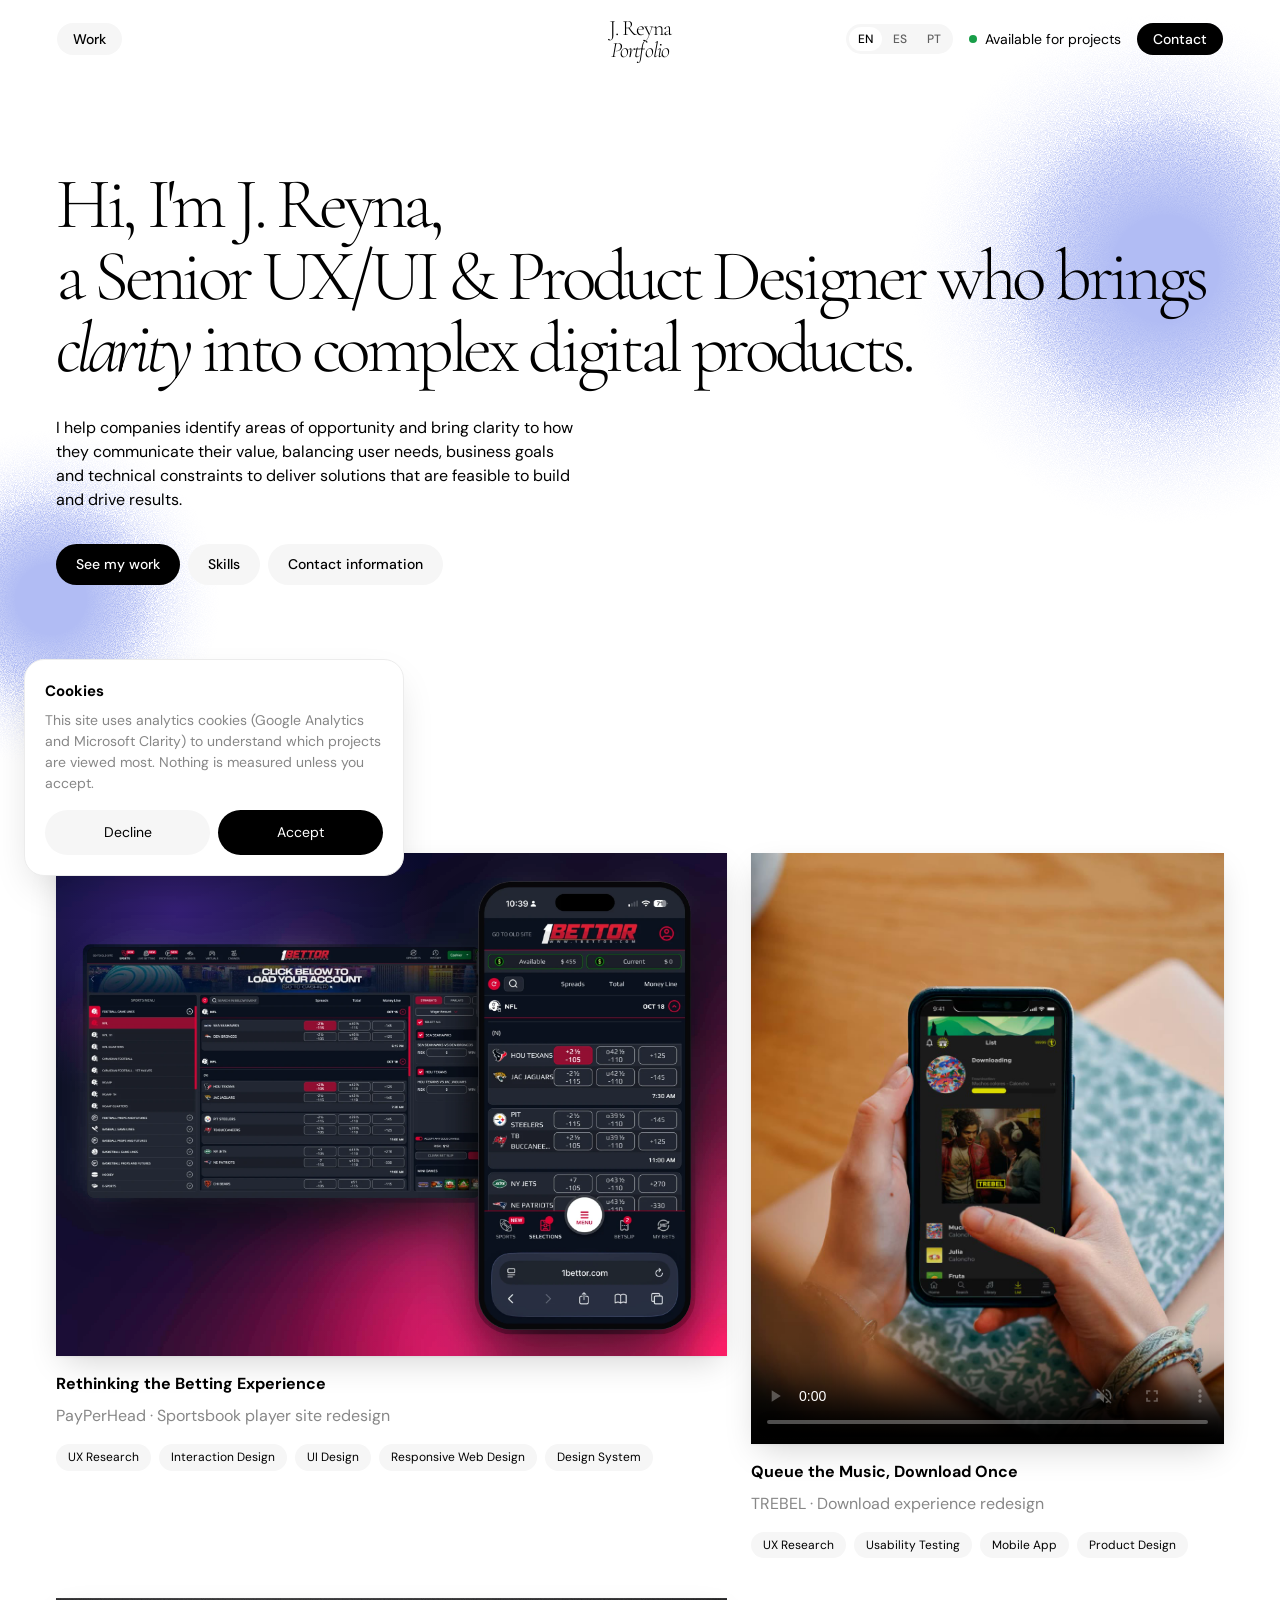
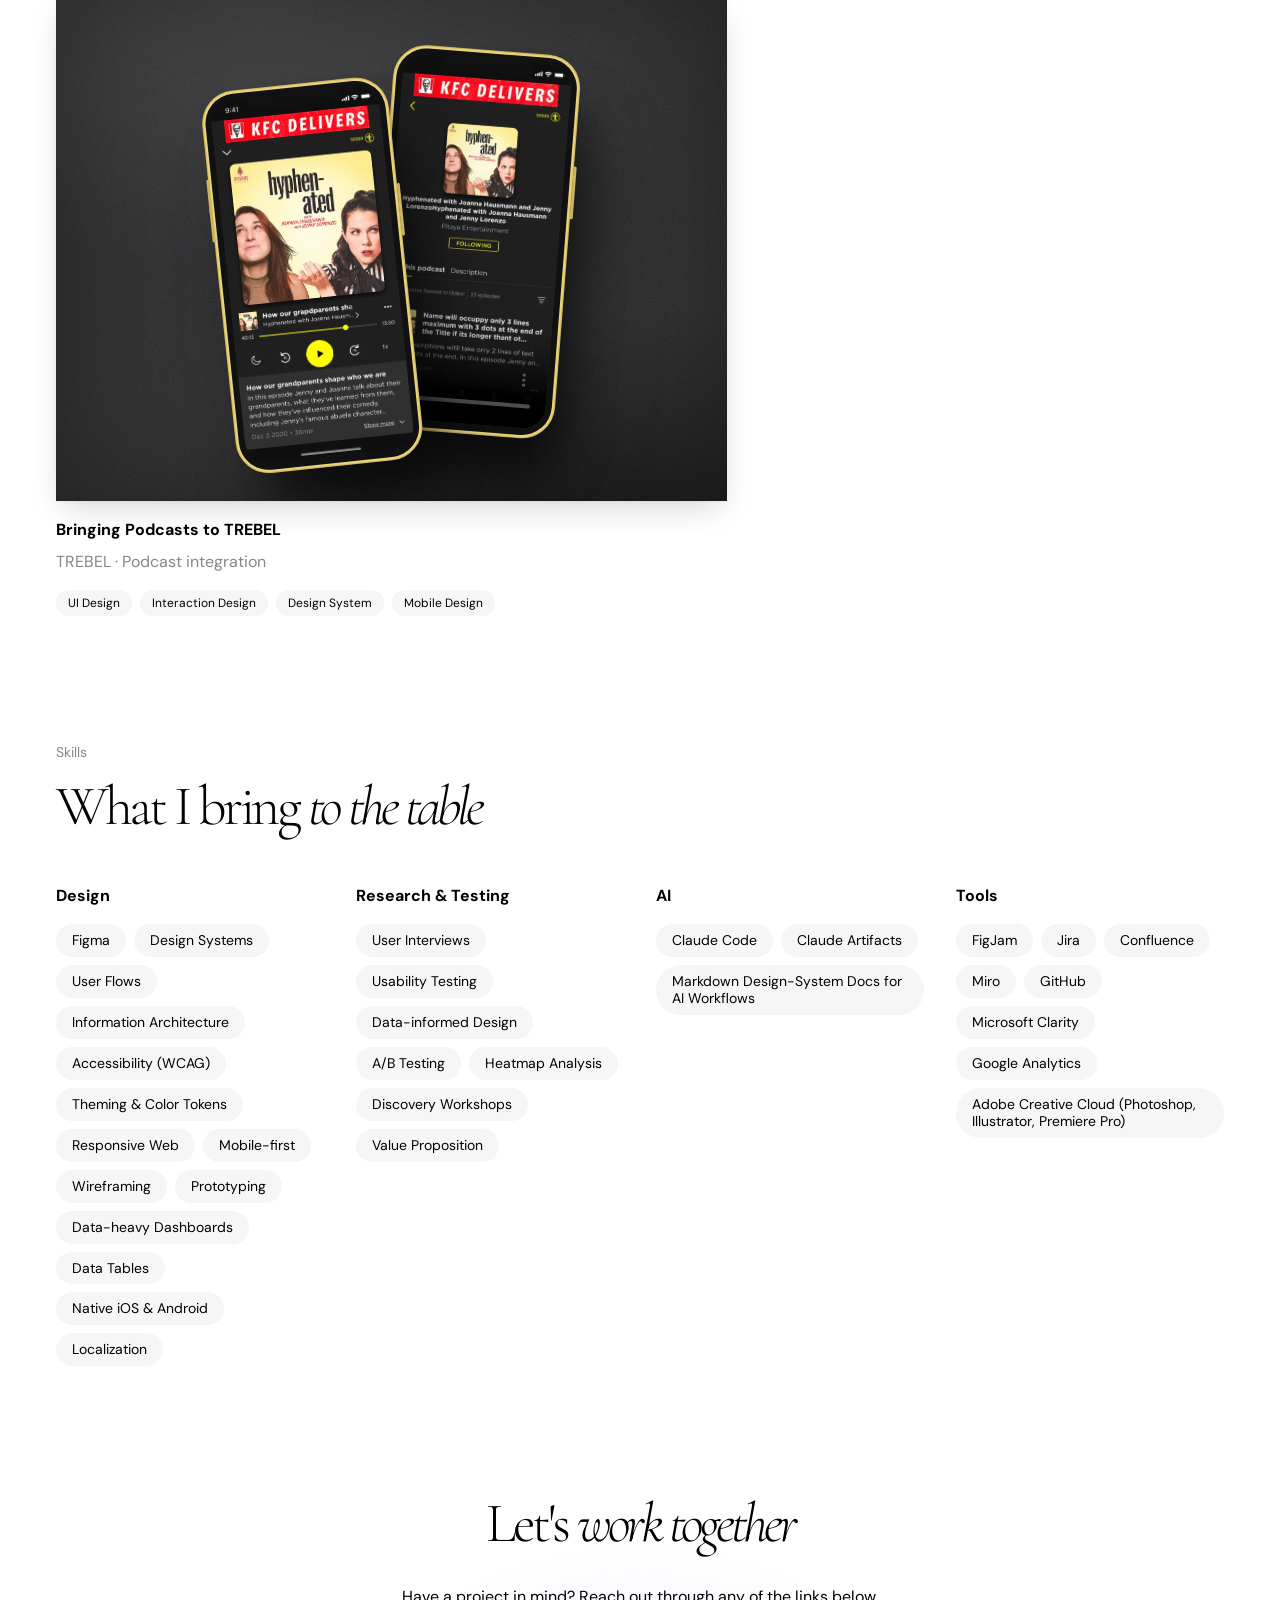
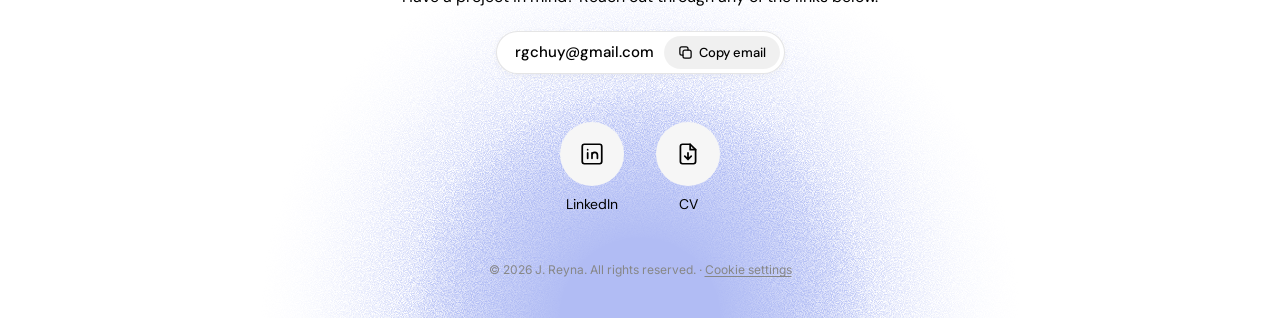
<file: index.html>
<!doctype html>
<html lang="en">
<head>
  <meta charset="utf-8">
  <meta name="viewport" content="width=device-width, initial-scale=1">
  <title>J. Reyna — Portfolio</title>
  <meta name="description" content="Portfolio of J. Reyna: selected work, skills and contact information.">
  <link rel="preconnect" href="https://fonts.googleapis.com">
  <link rel="preconnect" href="https://fonts.gstatic.com" crossorigin>
  <link href="https://fonts.googleapis.com/css2?family=Cormorant+Garamond:ital,wght@0,300;1,300&family=DM+Sans:wght@400;500;700&family=Inter:wght@400&display=swap" rel="stylesheet">
  <link rel="stylesheet" href="styles.css?v=147">
</head>
<body class="has-orbs" style="--project-color: #2343e0;">

  <!-- Grainy gradient orbs at the top of the page, in blue (ref. Cornelius "Point" cover) -->
  <div class="orbs" aria-hidden="true">
    <span class="orb orb--1"></span>
    <span class="orb orb--hero-left"></span>
  </div>

  <!-- ============ HEADER (fixed; becomes a floating bubble on scroll) ============ -->
  <header class="site-header" id="header">
    <div class="header-inner">
      <nav class="nav-left" aria-label="Primary">
        <a class="pill pill--soft" href="#work">Work</a>
      </nav>

      <a class="wordmark" href="#top" aria-label="J. Reyna — home">
        <span>J. Reyna</span>
        <span class="wordmark-sub">Portfolio</span>
      </a>

      <div class="nav-right">
        <nav class="lang-switch" aria-label="Language"><a href="index.html" hreflang="en" lang="en" aria-current="page">EN</a><a href="es/index.html" hreflang="es" lang="es">ES</a><a href="pt/index.html" hreflang="pt-BR" lang="pt-BR">PT</a></nav>
        <span class="availability"><i class="dot" aria-hidden="true"></i><span class="availability-text">Available for projects</span></span>
        <a class="pill pill--black" href="#contact">Contact</a>
      </div>
    </div>
  </header>

  <main id="top">

    <!-- ============ HERO ============ -->
    <section class="hero">
      <h1 class="display">
        Hi, I'm J. Reyna,<br>
        a Senior UX/UI &amp; Product Designer who brings<br class="br-wide">
        <em>clarity</em> into complex digital products.
      </h1>
      <p class="lead">I help companies identify areas of opportunity and bring clarity to how they communicate their value, balancing user needs, business goals and technical constraints to deliver solutions that are feasible to build and drive results.</p>
      <div class="cta-row">
        <a class="btn btn--black" href="#work">See my work</a>
        <a class="btn btn--soft" href="#skills">Skills</a>
        <a class="btn btn--soft" href="#contact">Contact information</a>
      </div>
    </section>

    <!-- ============ WORK ============ -->
    <section class="section" id="work">
      <div class="section-head">
        <p class="eyebrow">Selected work</p>
        <h2 class="display display--md">Recent <em>projects</em></h2>
      </div>

      <!-- Each card: max 5 tags. Swap .thumb for an <img> to show real project crops. -->
      <div class="cards">
        <article class="card">
          <a class="thumb motion-shot" href="project-1.html" aria-label="Rethinking the Betting Experience">
            <img src="images/project-1-cover-bg.jpg" alt="Rethinking the Betting Experience — desktop and mobile betting experience">
            <svg class="shot-bg" viewBox="0 0 2000 1500" preserveAspectRatio="xMidYMid slice" aria-hidden="true"><defs><radialGradient id="p1c-g1"><stop offset="0" stop-color="#e0194a" stop-opacity=".55"/><stop offset="1" stop-color="#e0194a" stop-opacity="0"/></radialGradient><radialGradient id="p1c-g2"><stop offset="0" stop-color="#6a2bd1" stop-opacity=".45"/><stop offset="1" stop-color="#6a2bd1" stop-opacity="0"/></radialGradient><mask id="p1c-m"><rect width="2000" height="1500" fill="#fff"/><rect x="80" y="272" width="1200" height="770" rx="22" fill="#000"/><rect x="1247" y="72" width="658" height="1362" rx="110" fill="#000"/></mask></defs><g mask="url(#p1c-m)"><ellipse class="shot-glow shot-glow--1" cx="1560" cy="1380" rx="840" ry="630" fill="url(#p1c-g1)"/><ellipse class="shot-glow shot-glow--2" cx="360" cy="180" rx="760" ry="570" fill="url(#p1c-g2)"/></g></svg><span class="shot-layer shot-layer--desk" style="left:4.600%;top:18.800%;width:58.500%;height:49.933%;border-radius:1.71% / 2.67%;background-image:url('images/project-1-cover.webp');background-size:170.940% 200.267%;background-position:11.084% 37.550%;" aria-hidden="true"></span><span class="shot-layer shot-layer--phone" style="left:62.900%;top:5.533%;width:31.800%;height:89.200%;border-radius:15.72% / 7.47%;background-image:url('images/project-1-cover.webp');background-size:314.465% 112.108%;background-position:92.229% 51.235%;" aria-hidden="true"></span>
          </a>
          <div class="card-body">
            <h3><a href="project-1.html">Rethinking the Betting Experience</a></h3>
            <p>PayPerHead · Sportsbook player site redesign</p>
            <ul class="tags tags--small">
              <li>UX Research</li><li>Interaction Design</li><li>UI Design</li><li>Responsive Web Design</li><li>Design System</li>
            </ul>
          </div>
        </article>

        <article class="card">
          <a class="thumb thumb--tall" href="project-2.html" aria-label="Queue the Music, Download Once">
            <video src="assets/trebel-download-two-songs-tall.mp4" poster="assets/trebel-download-two-songs-tall-poster.jpg" width="1024" height="1280" data-play-in-view muted loop playsinline preload="metadata" aria-label="Queue the Music, Download Once — hands holding an iPhone while TREBEL downloads two songs from a queue of 8, with an ad shown during the download"></video>
          </a>
          <div class="card-body">
            <h3><a href="project-2.html">Queue the Music, Download Once</a></h3>
            <p>TREBEL · Download experience redesign</p>
            <ul class="tags tags--small">
              <li>UX Research</li><li>Usability Testing</li><li>Mobile App</li><li>Product Design</li>
            </ul>
          </div>
        </article>

        <article class="card">
          <!-- Live mini version of the project 3 showcase: player + scrolling show page on rubber -->
          <a class="thumb thumb--scene" href="project-3.html" aria-label="Bringing Podcasts to TREBEL">
            <span class="rubber-scene rubber-scene--thumb">
              <span class="iphone"><span class="iphone__screen">
                <span class="iphone__notch"></span>
                <img src="images/podcast-screens/7-player-indicator.webp?v=2" width="750" height="1624" alt="Podcast player on a phone" loading="lazy">
              </span></span>
              <span class="iphone"><span class="iphone__screen">
                <span class="iphone__notch"></span>
                <video src="assets/trebel-podcast-show-scroll.mp4?v=3" poster="assets/trebel-podcast-show-scroll-poster.jpg?v=3" width="750" height="1624" data-play-in-view muted loop playsinline preload="metadata" aria-label="Podcast show page scrolling through its episodes"></video>
              </span></span>
            </span>
          </a>
          <div class="card-body">
            <h3><a href="project-3.html">Bringing Podcasts to TREBEL</a></h3>
            <p>TREBEL · Podcast integration</p>
            <ul class="tags tags--small">
              <li>UI Design</li><li>Interaction Design</li><li>Design System</li><li>Mobile Design</li>
            </ul>
          </div>
        </article>

      </div>
    </section>

    <!-- ============ SKILLS ============ -->
    <section class="section" id="skills">
      <div class="section-head">
        <p class="eyebrow">Skills</p>
        <h2 class="display display--md">What I bring <em>to the table</em></h2>
      </div>
      <div class="skills-grid">
        <div class="skill-group">
          <h3>Design</h3>
          <ul class="tags">
            <li>Figma</li><li>Design Systems</li><li>User Flows</li><li>Information Architecture</li><li>Accessibility (WCAG)</li><li>Theming &amp; Color Tokens</li><li>Responsive Web</li><li>Mobile-first</li><li>Wireframing</li><li>Prototyping</li><li>Data-heavy Dashboards</li><li>Data Tables</li><li>Native iOS &amp; Android</li><li>Localization</li>
          </ul>
        </div>
        <div class="skill-group">
          <h3>Research &amp; Testing</h3>
          <ul class="tags">
            <li>User Interviews</li><li>Usability Testing</li><li>Data-informed Design</li><li>A/B Testing</li><li>Heatmap Analysis</li><li>Discovery Workshops</li><li>Value Proposition</li>
          </ul>
        </div>
        <div class="skill-group">
          <h3>AI</h3>
          <ul class="tags">
            <li>Claude Code</li><li>Claude Artifacts</li><li>Markdown Design-System Docs for AI Workflows</li>
          </ul>
        </div>
        <div class="skill-group">
          <h3>Tools</h3>
          <ul class="tags">
            <li>FigJam</li><li>Jira</li><li>Confluence</li><li>Miro</li><li>GitHub</li><li>Microsoft Clarity</li><li>Google Analytics</li><li>Adobe Creative Cloud (Photoshop, Illustrator, Premiere Pro)</li>
          </ul>
        </div>
      </div>
    </section>
  </main>

  <!-- ============ FOOTER / CONTACT ============ -->
  <footer class="footer" id="contact">
    <span class="orb orb--footer" aria-hidden="true"></span>
    <h2 class="display display--md">Let's <em>work together</em></h2>
    <p class="lead lead--center">Have a project in mind? Reach out through any of the links below.</p>

    <div class="email-pill">
      <span class="email-pill__addr">rgchuy@gmail.com</span>
      <button type="button" class="email-pill__btn" data-copy-email="rgchuy@gmail.com" aria-label="Copy email address rgchuy@gmail.com">
        <svg viewBox="0 0 24 24" fill="none" stroke="currentColor" stroke-width="2" stroke-linecap="round" stroke-linejoin="round" aria-hidden="true"><rect x="8" y="8" width="13" height="13" rx="3"/><path d="M16 8V6a3 3 0 0 0-3-3H6a3 3 0 0 0-3 3v7a3 3 0 0 0 3 3h2"/></svg>
        <span class="email-pill__label">Copy email</span>
      </button>
    </div>

    <ul class="contact-icons">
      <li>
        <a class="icon-btn" href="https://www.linkedin.com/in/jesus-reyna-gonzalez-114232109/" target="_blank" rel="noopener" aria-label="LinkedIn">
          <svg viewBox="0 0 24 24" fill="none" stroke="currentColor" stroke-width="1.6" stroke-linecap="round" stroke-linejoin="round"><rect x="3" y="3" width="18" height="18" rx="2"/><path d="M8 11v5M8 8v.01M12 16v-5M12 13a2.5 2.5 0 0 1 5 0v3"/></svg>
        </a>
        <span>LinkedIn</span>
      </li>
      <li>
        <a class="icon-btn" href="Jesus-Reyna-Senior-UX-UI-Product-Designer-CV.pdf" download aria-label="Download CV (PDF)">
          <svg viewBox="0 0 24 24" fill="none" stroke="currentColor" stroke-width="1.6" stroke-linecap="round" stroke-linejoin="round"><path d="M14 3H7a2 2 0 0 0-2 2v14a2 2 0 0 0 2 2h10a2 2 0 0 0 2-2V8z"/><path d="M14 3v5h5M12 11v6M9 14l3 3 3-3"/></svg>
        </a>
        <span>CV</span>
      </li>
    </ul>

    <p class="meta">© <span id="year">2026</span> J. Reyna. All rights reserved.</p>
  </footer>

  <script src="script.js?v=38"></script>
</body>
</html>
</file>
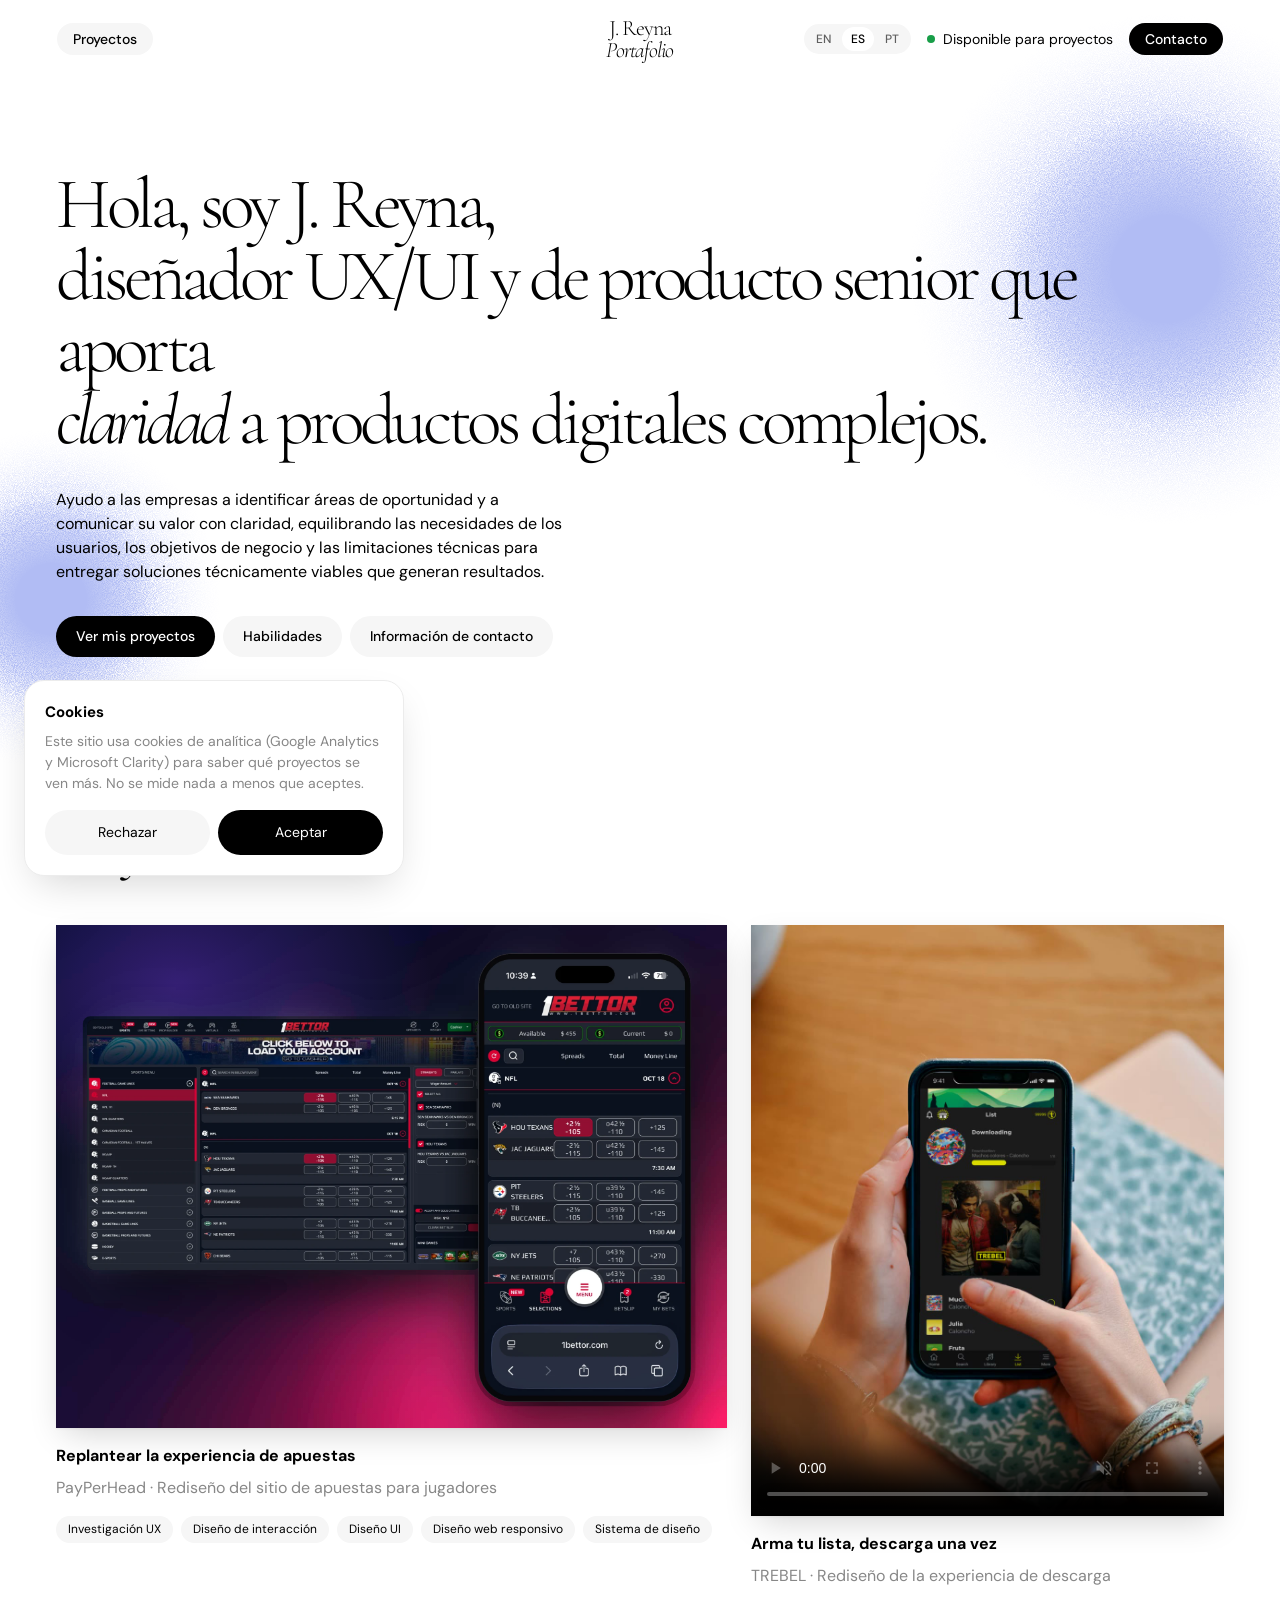
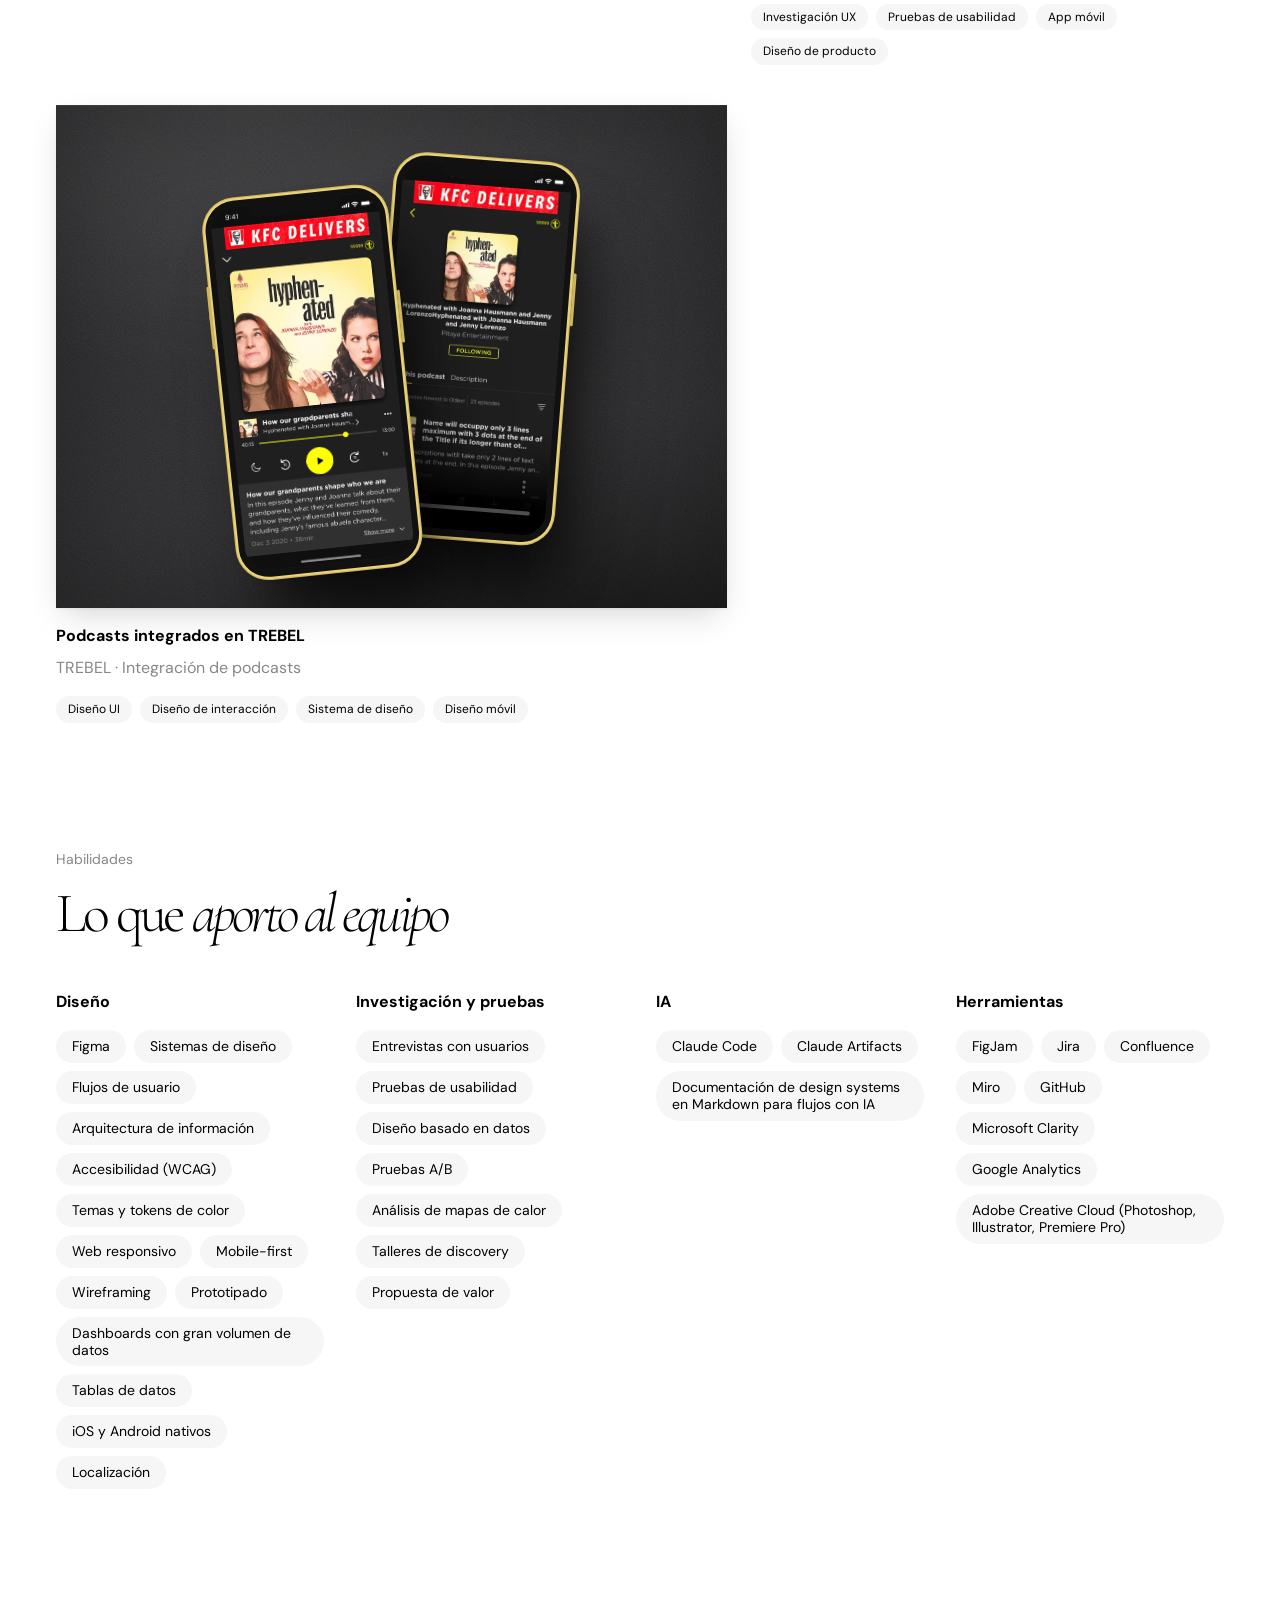
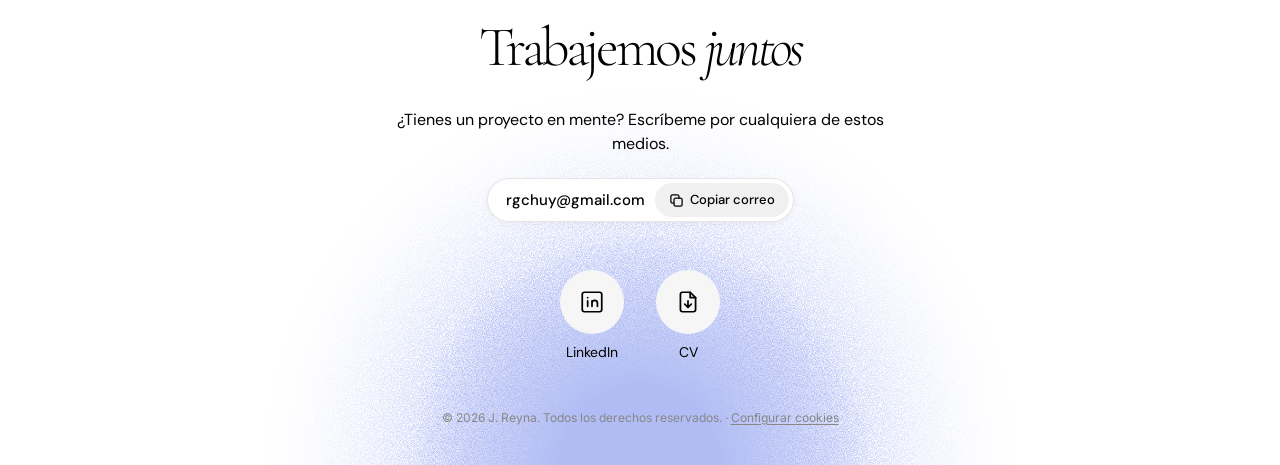
<file: es/index.html>
<!doctype html>
<html lang="es">
<head>
  <meta charset="utf-8">
  <meta name="viewport" content="width=device-width, initial-scale=1">
  <title>J. Reyna — Portafolio</title>
  <meta name="description" content="Portafolio de J. Reyna: proyectos seleccionados, habilidades e información de contacto.">
  <link rel="preconnect" href="https://fonts.googleapis.com">
  <link rel="preconnect" href="https://fonts.gstatic.com" crossorigin>
  <link href="https://fonts.googleapis.com/css2?family=Cormorant+Garamond:ital,wght@0,300;1,300&family=DM+Sans:wght@400;500;700&family=Inter:wght@400&display=swap" rel="stylesheet">
  <link rel="stylesheet" href="../styles.css?v=147">
</head>
<body class="has-orbs" style="--project-color: #2343e0;">

  <!-- Grainy gradient orbs at the top of the page, in blue (ref. Cornelius "Point" cover) -->
  <div class="orbs" aria-hidden="true">
    <span class="orb orb--1"></span>
    <span class="orb orb--hero-left"></span>
  </div>

  <!-- ============ HEADER (fixed; becomes a floating bubble on scroll) ============ -->
  <header class="site-header" id="header">
    <div class="header-inner">
      <nav class="nav-left" aria-label="Principal">
        <a class="pill pill--soft" href="#work">Proyectos</a>
      </nav>

      <a class="wordmark" href="#top" aria-label="J. Reyna — inicio">
        <span>J. Reyna</span>
        <span class="wordmark-sub">Portafolio</span>
      </a>

      <div class="nav-right">
        <nav class="lang-switch" aria-label="Idioma"><a href="../index.html" hreflang="en" lang="en">EN</a><a href="../es/index.html" hreflang="es" lang="es" aria-current="page">ES</a><a href="../pt/index.html" hreflang="pt-BR" lang="pt-BR">PT</a></nav>
        <span class="availability"><i class="dot" aria-hidden="true"></i><span class="availability-text">Disponible para proyectos</span></span>
        <a class="pill pill--black" href="#contact">Contacto</a>
      </div>
    </div>
  </header>

  <main id="top">

    <!-- ============ HERO ============ -->
    <section class="hero">
      <h1 class="display">
        Hola, soy J. Reyna,<br>
        diseñador UX/UI y de producto senior que aporta<br class="br-wide">
        <em>claridad</em> a productos digitales complejos.
      </h1>
      <p class="lead">Ayudo a las empresas a identificar áreas de oportunidad y a comunicar su valor con claridad, equilibrando las necesidades de los usuarios, los objetivos de negocio y las limitaciones técnicas para entregar soluciones técnicamente viables que generan resultados.</p>
      <div class="cta-row">
        <a class="btn btn--black" href="#work">Ver mis proyectos</a>
        <a class="btn btn--soft" href="#skills">Habilidades</a>
        <a class="btn btn--soft" href="#contact">Información de contacto</a>
      </div>
    </section>

    <!-- ============ WORK ============ -->
    <section class="section" id="work">
      <div class="section-head">
        <p class="eyebrow">Proyectos seleccionados</p>
        <h2 class="display display--md">Proyectos <em>recientes</em></h2>
      </div>

      <!-- Each card: max 5 tags. Swap .thumb for an <img> to show real project crops. -->
      <div class="cards">
        <article class="card">
          <a class="thumb motion-shot" href="project-1.html" aria-label="Replantear la experiencia de apuestas">
            <img src="../images/project-1-cover-bg.jpg" alt="Replantear la experiencia de apuestas — experiencia de apuestas en escritorio y móvil">
            <svg class="shot-bg" viewBox="0 0 2000 1500" preserveAspectRatio="xMidYMid slice" aria-hidden="true"><defs><radialGradient id="p1c-g1"><stop offset="0" stop-color="#e0194a" stop-opacity=".55"/><stop offset="1" stop-color="#e0194a" stop-opacity="0"/></radialGradient><radialGradient id="p1c-g2"><stop offset="0" stop-color="#6a2bd1" stop-opacity=".45"/><stop offset="1" stop-color="#6a2bd1" stop-opacity="0"/></radialGradient><mask id="p1c-m"><rect width="2000" height="1500" fill="#fff"/><rect x="80" y="272" width="1200" height="770" rx="22" fill="#000"/><rect x="1247" y="72" width="658" height="1362" rx="110" fill="#000"/></mask></defs><g mask="url(#p1c-m)"><ellipse class="shot-glow shot-glow--1" cx="1560" cy="1380" rx="840" ry="630" fill="url(#p1c-g1)"/><ellipse class="shot-glow shot-glow--2" cx="360" cy="180" rx="760" ry="570" fill="url(#p1c-g2)"/></g></svg><span class="shot-layer shot-layer--desk" style="left:4.600%;top:18.800%;width:58.500%;height:49.933%;border-radius:1.71% / 2.67%;background-image:url('../images/project-1-cover.webp');background-size:170.940% 200.267%;background-position:11.084% 37.550%;" aria-hidden="true"></span><span class="shot-layer shot-layer--phone" style="left:62.900%;top:5.533%;width:31.800%;height:89.200%;border-radius:15.72% / 7.47%;background-image:url('../images/project-1-cover.webp');background-size:314.465% 112.108%;background-position:92.229% 51.235%;" aria-hidden="true"></span>
          </a>
          <div class="card-body">
            <h3><a href="project-1.html">Replantear la experiencia de apuestas</a></h3>
            <p>PayPerHead · Rediseño del sitio de apuestas para jugadores</p>
            <ul class="tags tags--small">
              <li>Investigación UX</li><li>Diseño de interacción</li><li>Diseño UI</li><li>Diseño web responsivo</li><li>Sistema de diseño</li>
            </ul>
          </div>
        </article>

        <article class="card">
          <a class="thumb thumb--tall" href="project-2.html" aria-label="Arma tu lista, descarga una vez">
            <video src="../assets/trebel-download-two-songs-tall.mp4" poster="../assets/trebel-download-two-songs-tall-poster.jpg" width="1024" height="1280" data-play-in-view muted loop playsinline preload="metadata" aria-label="Arma tu lista, descarga una vez — manos sosteniendo un iPhone mientras TREBEL descarga dos canciones de una lista de 8, con un anuncio durante la descarga"></video>
          </a>
          <div class="card-body">
            <h3><a href="project-2.html">Arma tu lista, descarga una vez</a></h3>
            <p>TREBEL · Rediseño de la experiencia de descarga</p>
            <ul class="tags tags--small">
              <li>Investigación UX</li><li>Pruebas de usabilidad</li><li>App móvil</li><li>Diseño de producto</li>
            </ul>
          </div>
        </article>

        <article class="card">
          <!-- Live mini version of the project 3 showcase: player + scrolling show page on rubber -->
          <a class="thumb thumb--scene" href="project-3.html" aria-label="Podcasts integrados en TREBEL">
            <span class="rubber-scene rubber-scene--thumb">
              <span class="iphone"><span class="iphone__screen">
                <span class="iphone__notch"></span>
                <img src="../images/podcast-screens/7-player-indicator.webp?v=2" width="750" height="1624" alt="Reproductor de podcasts en un teléfono" loading="lazy">
              </span></span>
              <span class="iphone"><span class="iphone__screen">
                <span class="iphone__notch"></span>
                <video src="../assets/trebel-podcast-show-scroll.mp4?v=3" poster="../assets/trebel-podcast-show-scroll-poster.jpg?v=3" width="750" height="1624" data-play-in-view muted loop playsinline preload="metadata" aria-label="Página de un programa de podcast desplazándose por sus episodios"></video>
              </span></span>
            </span>
          </a>
          <div class="card-body">
            <h3><a href="project-3.html">Podcasts integrados en TREBEL</a></h3>
            <p>TREBEL · Integración de podcasts</p>
            <ul class="tags tags--small">
              <li>Diseño UI</li><li>Diseño de interacción</li><li>Sistema de diseño</li><li>Diseño móvil</li>
            </ul>
          </div>
        </article>

      </div>
    </section>

    <!-- ============ SKILLS ============ -->
    <section class="section" id="skills">
      <div class="section-head">
        <p class="eyebrow">Habilidades</p>
        <h2 class="display display--md">Lo que <em>aporto al equipo</em></h2>
      </div>
      <div class="skills-grid">
        <div class="skill-group">
          <h3>Diseño</h3>
          <ul class="tags">
            <li>Figma</li><li>Sistemas de diseño</li><li>Flujos de usuario</li><li>Arquitectura de información</li><li>Accesibilidad (WCAG)</li><li>Temas y tokens de color</li><li>Web responsivo</li><li>Mobile-first</li><li>Wireframing</li><li>Prototipado</li><li>Dashboards con gran volumen de datos</li><li>Tablas de datos</li><li>iOS y Android nativos</li><li>Localización</li>
          </ul>
        </div>
        <div class="skill-group">
          <h3>Investigación y pruebas</h3>
          <ul class="tags">
            <li>Entrevistas con usuarios</li><li>Pruebas de usabilidad</li><li>Diseño basado en datos</li><li>Pruebas A/B</li><li>Análisis de mapas de calor</li><li>Talleres de discovery</li><li>Propuesta de valor</li>
          </ul>
        </div>
        <div class="skill-group">
          <h3>IA</h3>
          <ul class="tags">
            <li>Claude Code</li><li>Claude Artifacts</li><li>Documentación de design systems en Markdown para flujos con IA</li>
          </ul>
        </div>
        <div class="skill-group">
          <h3>Herramientas</h3>
          <ul class="tags">
            <li>FigJam</li><li>Jira</li><li>Confluence</li><li>Miro</li><li>GitHub</li><li>Microsoft Clarity</li><li>Google Analytics</li><li>Adobe Creative Cloud (Photoshop, Illustrator, Premiere Pro)</li>
          </ul>
        </div>
      </div>
    </section>
  </main>

  <!-- ============ FOOTER / CONTACT ============ -->
  <footer class="footer" id="contact">
    <span class="orb orb--footer" aria-hidden="true"></span>
    <h2 class="display display--md">Trabajemos <em>juntos</em></h2>
    <p class="lead lead--center">¿Tienes un proyecto en mente? Escríbeme por cualquiera de estos medios.</p>

    <div class="email-pill">
      <span class="email-pill__addr">rgchuy@gmail.com</span>
      <button type="button" class="email-pill__btn" data-copy-email="rgchuy@gmail.com" aria-label="Copiar la dirección de correo rgchuy@gmail.com">
        <svg viewBox="0 0 24 24" fill="none" stroke="currentColor" stroke-width="2" stroke-linecap="round" stroke-linejoin="round" aria-hidden="true"><rect x="8" y="8" width="13" height="13" rx="3"/><path d="M16 8V6a3 3 0 0 0-3-3H6a3 3 0 0 0-3 3v7a3 3 0 0 0 3 3h2"/></svg>
        <span class="email-pill__label">Copiar correo</span>
      </button>
    </div>

    <ul class="contact-icons">
      <li>
        <a class="icon-btn" href="https://www.linkedin.com/in/jesus-reyna-gonzalez-114232109/" target="_blank" rel="noopener" aria-label="LinkedIn">
          <svg viewBox="0 0 24 24" fill="none" stroke="currentColor" stroke-width="1.6" stroke-linecap="round" stroke-linejoin="round"><rect x="3" y="3" width="18" height="18" rx="2"/><path d="M8 11v5M8 8v.01M12 16v-5M12 13a2.5 2.5 0 0 1 5 0v3"/></svg>
        </a>
        <span>LinkedIn</span>
      </li>
      <li>
        <a class="icon-btn" href="../Jesus-Reyna-Senior-UX-UI-Product-Designer-CV-ES.pdf" download aria-label="Descargar CV (PDF)">
          <svg viewBox="0 0 24 24" fill="none" stroke="currentColor" stroke-width="1.6" stroke-linecap="round" stroke-linejoin="round"><path d="M14 3H7a2 2 0 0 0-2 2v14a2 2 0 0 0 2 2h10a2 2 0 0 0 2-2V8z"/><path d="M14 3v5h5M12 11v6M9 14l3 3 3-3"/></svg>
        </a>
        <span>CV</span>
      </li>
    </ul>

    <p class="meta">© <span id="year">2026</span> J. Reyna. Todos los derechos reservados.</p>
  </footer>

  <script src="../script.js?v=38"></script>
</body>
</html>
</file>
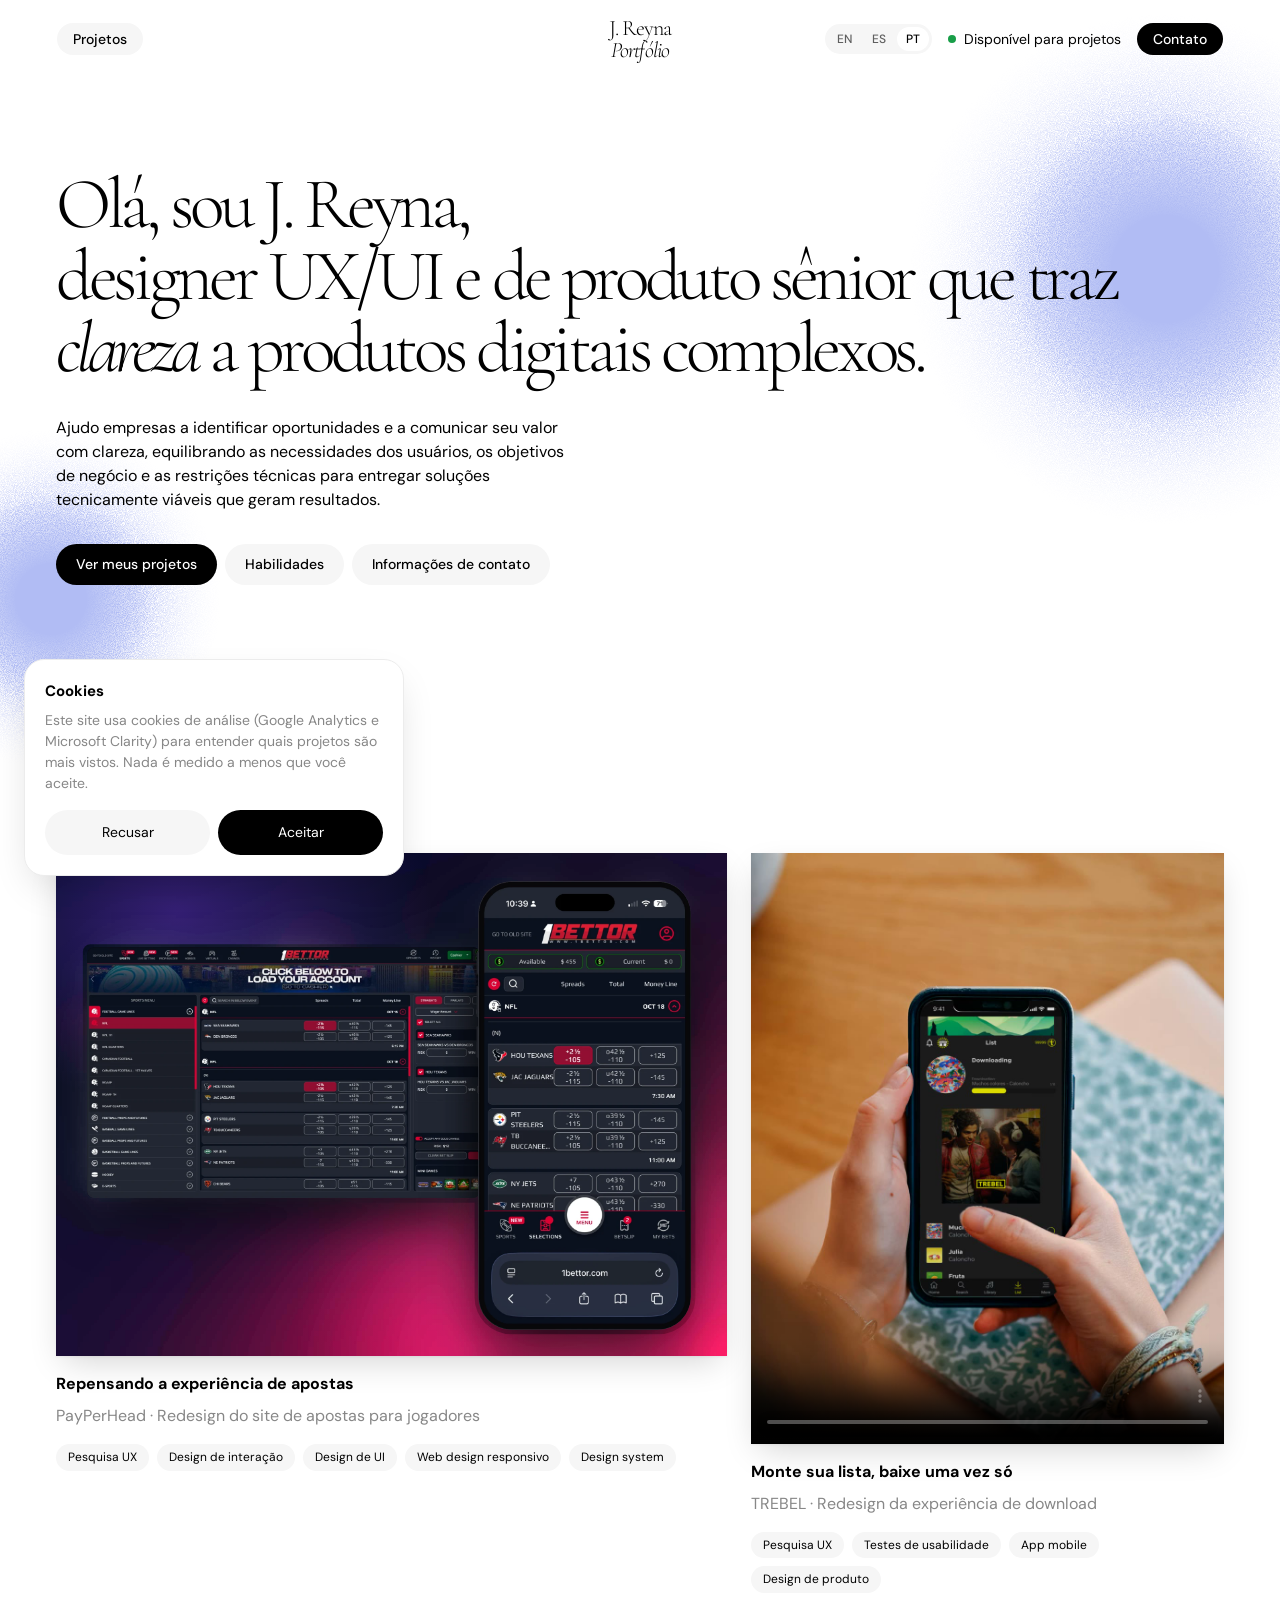
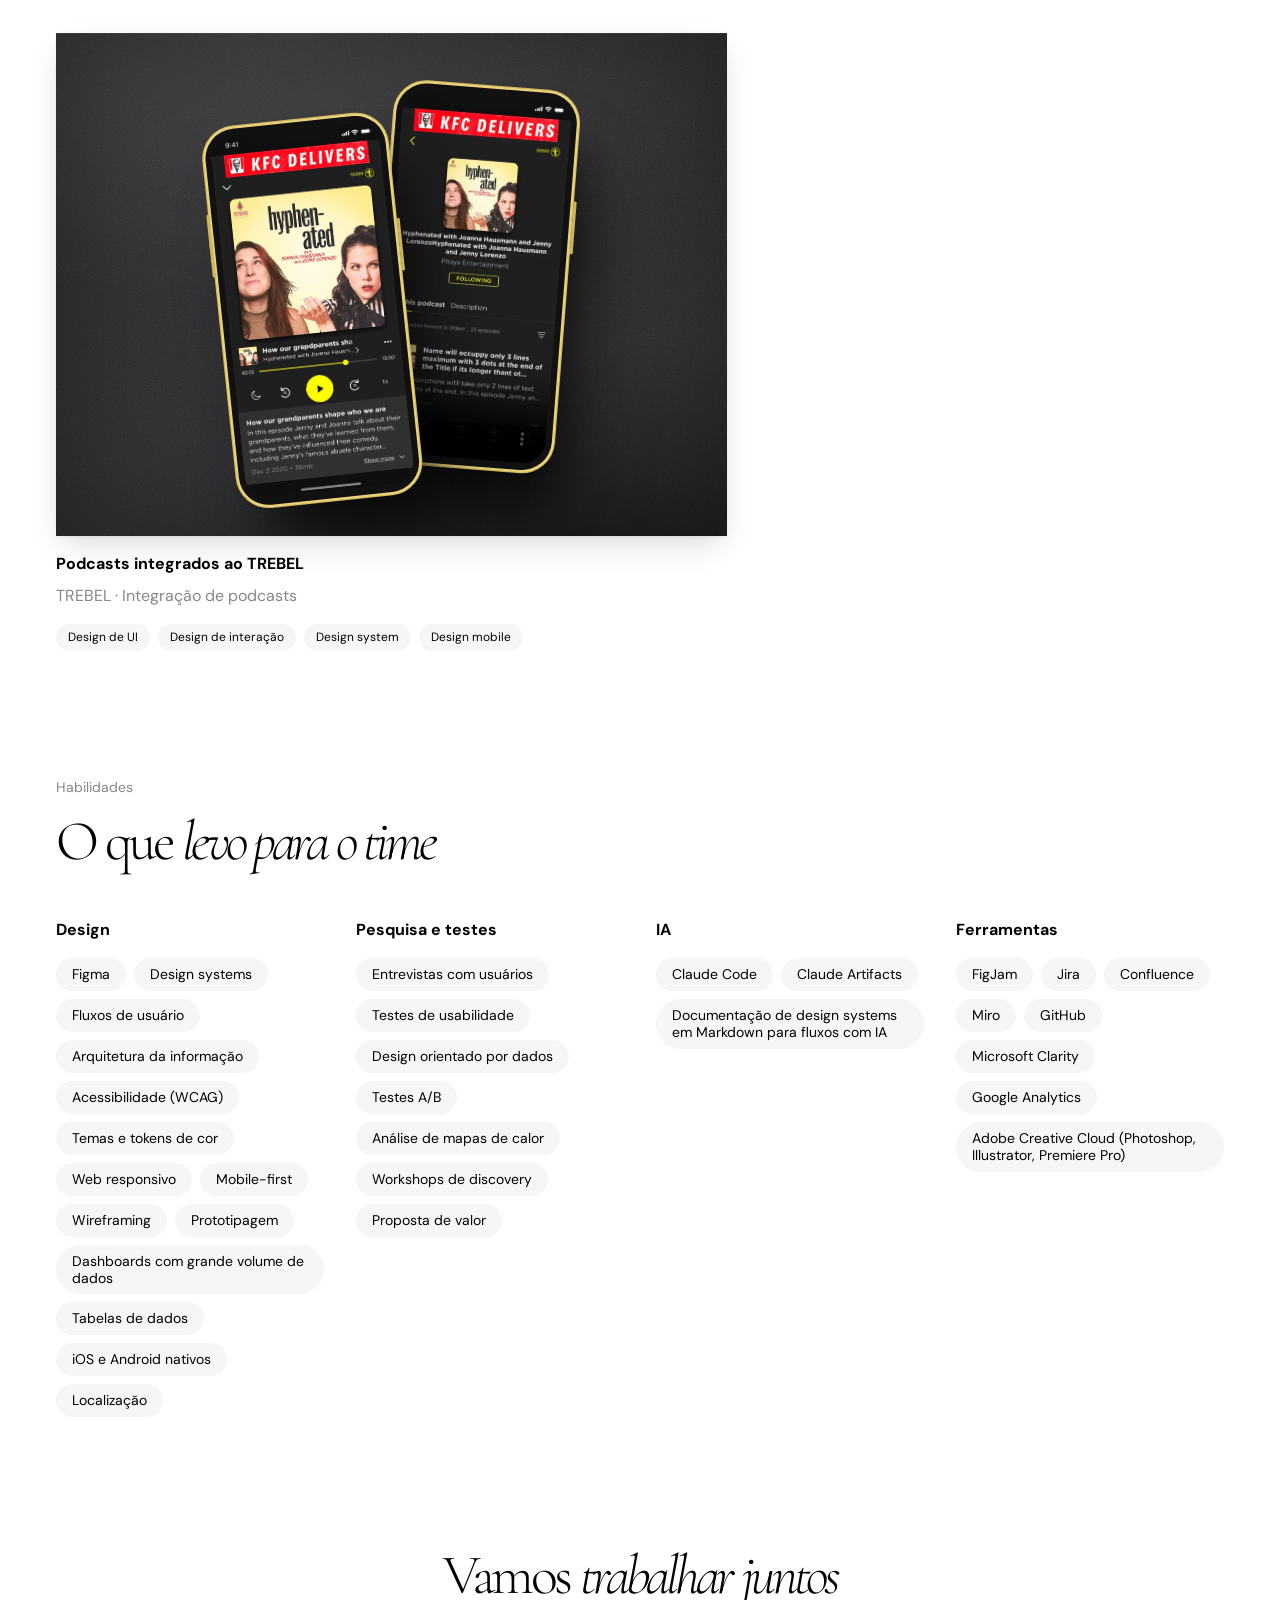
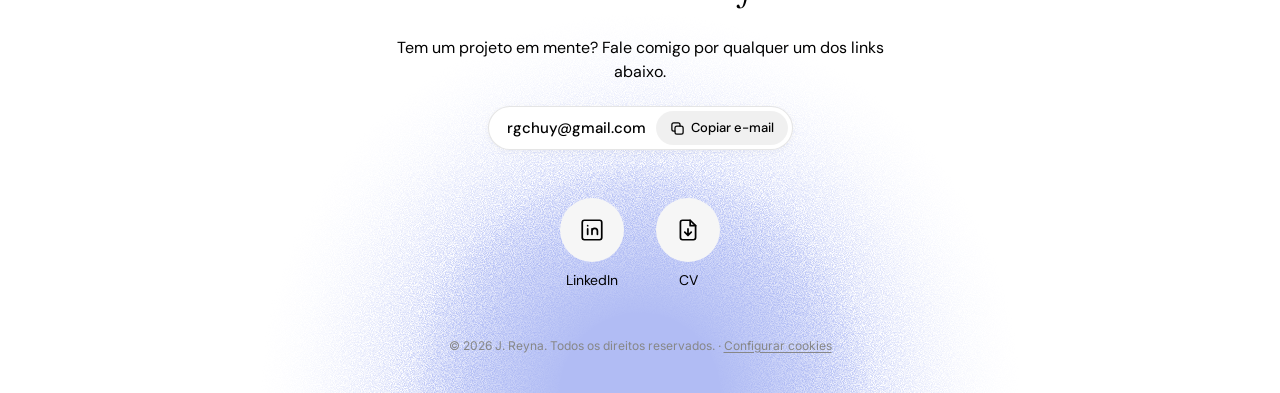
<file: pt/index.html>
<!doctype html>
<html lang="pt-BR">
<head>
  <meta charset="utf-8">
  <meta name="viewport" content="width=device-width, initial-scale=1">
  <title>J. Reyna — Portfólio</title>
  <meta name="description" content="Portfólio de J. Reyna: projetos selecionados, habilidades e informações de contato.">
  <link rel="preconnect" href="https://fonts.googleapis.com">
  <link rel="preconnect" href="https://fonts.gstatic.com" crossorigin>
  <link href="https://fonts.googleapis.com/css2?family=Cormorant+Garamond:ital,wght@0,300;1,300&family=DM+Sans:wght@400;500;700&family=Inter:wght@400&display=swap" rel="stylesheet">
  <link rel="stylesheet" href="../styles.css?v=147">
</head>
<body class="has-orbs" style="--project-color: #2343e0;">

  <!-- Grainy gradient orbs at the top of the page, in blue (ref. Cornelius "Point" cover) -->
  <div class="orbs" aria-hidden="true">
    <span class="orb orb--1"></span>
    <span class="orb orb--hero-left"></span>
  </div>

  <!-- ============ HEADER (fixed; becomes a floating bubble on scroll) ============ -->
  <header class="site-header" id="header">
    <div class="header-inner">
      <nav class="nav-left" aria-label="Principal">
        <a class="pill pill--soft" href="#work">Projetos</a>
      </nav>

      <a class="wordmark" href="#top" aria-label="J. Reyna — início">
        <span>J. Reyna</span>
        <span class="wordmark-sub">Portfólio</span>
      </a>

      <div class="nav-right">
        <nav class="lang-switch" aria-label="Idioma"><a href="../index.html" hreflang="en" lang="en">EN</a><a href="../es/index.html" hreflang="es" lang="es">ES</a><a href="../pt/index.html" hreflang="pt-BR" lang="pt-BR" aria-current="page">PT</a></nav>
        <span class="availability"><i class="dot" aria-hidden="true"></i><span class="availability-text">Disponível para projetos</span></span>
        <a class="pill pill--black" href="#contact">Contato</a>
      </div>
    </div>
  </header>

  <main id="top">

    <!-- ============ HERO ============ -->
    <section class="hero">
      <h1 class="display">
        Olá, sou J. Reyna,<br>
        designer UX/UI e de produto sênior que traz<br class="br-wide">
        <em>clareza</em> a produtos digitais complexos.
      </h1>
      <p class="lead">Ajudo empresas a identificar oportunidades e a comunicar seu valor com clareza, equilibrando as necessidades dos usuários, os objetivos de negócio e as restrições técnicas para entregar soluções tecnicamente viáveis que geram resultados.</p>
      <div class="cta-row">
        <a class="btn btn--black" href="#work">Ver meus projetos</a>
        <a class="btn btn--soft" href="#skills">Habilidades</a>
        <a class="btn btn--soft" href="#contact">Informações de contato</a>
      </div>
    </section>

    <!-- ============ WORK ============ -->
    <section class="section" id="work">
      <div class="section-head">
        <p class="eyebrow">Projetos selecionados</p>
        <h2 class="display display--md">Projetos <em>recentes</em></h2>
      </div>

      <!-- Each card: max 5 tags. Swap .thumb for an <img> to show real project crops. -->
      <div class="cards">
        <article class="card">
          <a class="thumb motion-shot" href="project-1.html" aria-label="Repensando a experiência de apostas">
            <img src="../images/project-1-cover-bg.jpg" alt="Repensando a experiência de apostas — experiência de apostas no desktop e no celular">
            <svg class="shot-bg" viewBox="0 0 2000 1500" preserveAspectRatio="xMidYMid slice" aria-hidden="true"><defs><radialGradient id="p1c-g1"><stop offset="0" stop-color="#e0194a" stop-opacity=".55"/><stop offset="1" stop-color="#e0194a" stop-opacity="0"/></radialGradient><radialGradient id="p1c-g2"><stop offset="0" stop-color="#6a2bd1" stop-opacity=".45"/><stop offset="1" stop-color="#6a2bd1" stop-opacity="0"/></radialGradient><mask id="p1c-m"><rect width="2000" height="1500" fill="#fff"/><rect x="80" y="272" width="1200" height="770" rx="22" fill="#000"/><rect x="1247" y="72" width="658" height="1362" rx="110" fill="#000"/></mask></defs><g mask="url(#p1c-m)"><ellipse class="shot-glow shot-glow--1" cx="1560" cy="1380" rx="840" ry="630" fill="url(#p1c-g1)"/><ellipse class="shot-glow shot-glow--2" cx="360" cy="180" rx="760" ry="570" fill="url(#p1c-g2)"/></g></svg><span class="shot-layer shot-layer--desk" style="left:4.600%;top:18.800%;width:58.500%;height:49.933%;border-radius:1.71% / 2.67%;background-image:url('../images/project-1-cover.webp');background-size:170.940% 200.267%;background-position:11.084% 37.550%;" aria-hidden="true"></span><span class="shot-layer shot-layer--phone" style="left:62.900%;top:5.533%;width:31.800%;height:89.200%;border-radius:15.72% / 7.47%;background-image:url('../images/project-1-cover.webp');background-size:314.465% 112.108%;background-position:92.229% 51.235%;" aria-hidden="true"></span>
          </a>
          <div class="card-body">
            <h3><a href="project-1.html">Repensando a experiência de apostas</a></h3>
            <p>PayPerHead · Redesign do site de apostas para jogadores</p>
            <ul class="tags tags--small">
              <li>Pesquisa UX</li><li>Design de interação</li><li>Design de UI</li><li>Web design responsivo</li><li>Design system</li>
            </ul>
          </div>
        </article>

        <article class="card">
          <a class="thumb thumb--tall" href="project-2.html" aria-label="Monte sua lista, baixe uma vez só">
            <video src="../assets/trebel-download-two-songs-tall.mp4" poster="../assets/trebel-download-two-songs-tall-poster.jpg" width="1024" height="1280" data-play-in-view muted loop playsinline preload="metadata" aria-label="Monte sua lista, baixe uma vez só — mãos segurando um iPhone enquanto o TREBEL baixa duas músicas de uma fila de 8, com um anúncio exibido durante o download"></video>
          </a>
          <div class="card-body">
            <h3><a href="project-2.html">Monte sua lista, baixe uma vez só</a></h3>
            <p>TREBEL · Redesign da experiência de download</p>
            <ul class="tags tags--small">
              <li>Pesquisa UX</li><li>Testes de usabilidade</li><li>App mobile</li><li>Design de produto</li>
            </ul>
          </div>
        </article>

        <article class="card">
          <!-- Live mini version of the project 3 showcase: player + scrolling show page on rubber -->
          <a class="thumb thumb--scene" href="project-3.html" aria-label="Podcasts integrados ao TREBEL">
            <span class="rubber-scene rubber-scene--thumb">
              <span class="iphone"><span class="iphone__screen">
                <span class="iphone__notch"></span>
                <img src="../images/podcast-screens/7-player-indicator.webp?v=2" width="750" height="1624" alt="Player de podcasts em um celular" loading="lazy">
              </span></span>
              <span class="iphone"><span class="iphone__screen">
                <span class="iphone__notch"></span>
                <video src="../assets/trebel-podcast-show-scroll.mp4?v=3" poster="../assets/trebel-podcast-show-scroll-poster.jpg?v=3" width="750" height="1624" data-play-in-view muted loop playsinline preload="metadata" aria-label="Página de um programa de podcast rolando pelos episódios"></video>
              </span></span>
            </span>
          </a>
          <div class="card-body">
            <h3><a href="project-3.html">Podcasts integrados ao TREBEL</a></h3>
            <p>TREBEL · Integração de podcasts</p>
            <ul class="tags tags--small">
              <li>Design de UI</li><li>Design de interação</li><li>Design system</li><li>Design mobile</li>
            </ul>
          </div>
        </article>

      </div>
    </section>

    <!-- ============ SKILLS ============ -->
    <section class="section" id="skills">
      <div class="section-head">
        <p class="eyebrow">Habilidades</p>
        <h2 class="display display--md">O que <em>levo para o time</em></h2>
      </div>
      <div class="skills-grid">
        <div class="skill-group">
          <h3>Design</h3>
          <ul class="tags">
            <li>Figma</li><li>Design systems</li><li>Fluxos de usuário</li><li>Arquitetura da informação</li><li>Acessibilidade (WCAG)</li><li>Temas e tokens de cor</li><li>Web responsivo</li><li>Mobile-first</li><li>Wireframing</li><li>Prototipagem</li><li>Dashboards com grande volume de dados</li><li>Tabelas de dados</li><li>iOS e Android nativos</li><li>Localização</li>
          </ul>
        </div>
        <div class="skill-group">
          <h3>Pesquisa e testes</h3>
          <ul class="tags">
            <li>Entrevistas com usuários</li><li>Testes de usabilidade</li><li>Design orientado por dados</li><li>Testes A/B</li><li>Análise de mapas de calor</li><li>Workshops de discovery</li><li>Proposta de valor</li>
          </ul>
        </div>
        <div class="skill-group">
          <h3>IA</h3>
          <ul class="tags">
            <li>Claude Code</li><li>Claude Artifacts</li><li>Documentação de design systems em Markdown para fluxos com IA</li>
          </ul>
        </div>
        <div class="skill-group">
          <h3>Ferramentas</h3>
          <ul class="tags">
            <li>FigJam</li><li>Jira</li><li>Confluence</li><li>Miro</li><li>GitHub</li><li>Microsoft Clarity</li><li>Google Analytics</li><li>Adobe Creative Cloud (Photoshop, Illustrator, Premiere Pro)</li>
          </ul>
        </div>
      </div>
    </section>
  </main>

  <!-- ============ FOOTER / CONTACT ============ -->
  <footer class="footer" id="contact">
    <span class="orb orb--footer" aria-hidden="true"></span>
    <h2 class="display display--md">Vamos <em>trabalhar juntos</em></h2>
    <p class="lead lead--center">Tem um projeto em mente? Fale comigo por qualquer um dos links abaixo.</p>

    <div class="email-pill">
      <span class="email-pill__addr">rgchuy@gmail.com</span>
      <button type="button" class="email-pill__btn" data-copy-email="rgchuy@gmail.com" aria-label="Copiar o endereço de e-mail rgchuy@gmail.com">
        <svg viewBox="0 0 24 24" fill="none" stroke="currentColor" stroke-width="2" stroke-linecap="round" stroke-linejoin="round" aria-hidden="true"><rect x="8" y="8" width="13" height="13" rx="3"/><path d="M16 8V6a3 3 0 0 0-3-3H6a3 3 0 0 0-3 3v7a3 3 0 0 0 3 3h2"/></svg>
        <span class="email-pill__label">Copiar e-mail</span>
      </button>
    </div>

    <ul class="contact-icons">
      <li>
        <a class="icon-btn" href="https://www.linkedin.com/in/jesus-reyna-gonzalez-114232109/" target="_blank" rel="noopener" aria-label="LinkedIn">
          <svg viewBox="0 0 24 24" fill="none" stroke="currentColor" stroke-width="1.6" stroke-linecap="round" stroke-linejoin="round"><rect x="3" y="3" width="18" height="18" rx="2"/><path d="M8 11v5M8 8v.01M12 16v-5M12 13a2.5 2.5 0 0 1 5 0v3"/></svg>
        </a>
        <span>LinkedIn</span>
      </li>
      <li>
        <a class="icon-btn" href="../Jesus-Reyna-Senior-UX-UI-Product-Designer-CV-PT.pdf" download aria-label="Baixar currículo (PDF)">
          <svg viewBox="0 0 24 24" fill="none" stroke="currentColor" stroke-width="1.6" stroke-linecap="round" stroke-linejoin="round"><path d="M14 3H7a2 2 0 0 0-2 2v14a2 2 0 0 0 2 2h10a2 2 0 0 0 2-2V8z"/><path d="M14 3v5h5M12 11v6M9 14l3 3 3-3"/></svg>
        </a>
        <span>CV</span>
      </li>
    </ul>

    <p class="meta">© <span id="year">2026</span> J. Reyna. Todos os direitos reservados.</p>
  </footer>

  <script src="../script.js?v=38"></script>
</body>
</html>
</file>
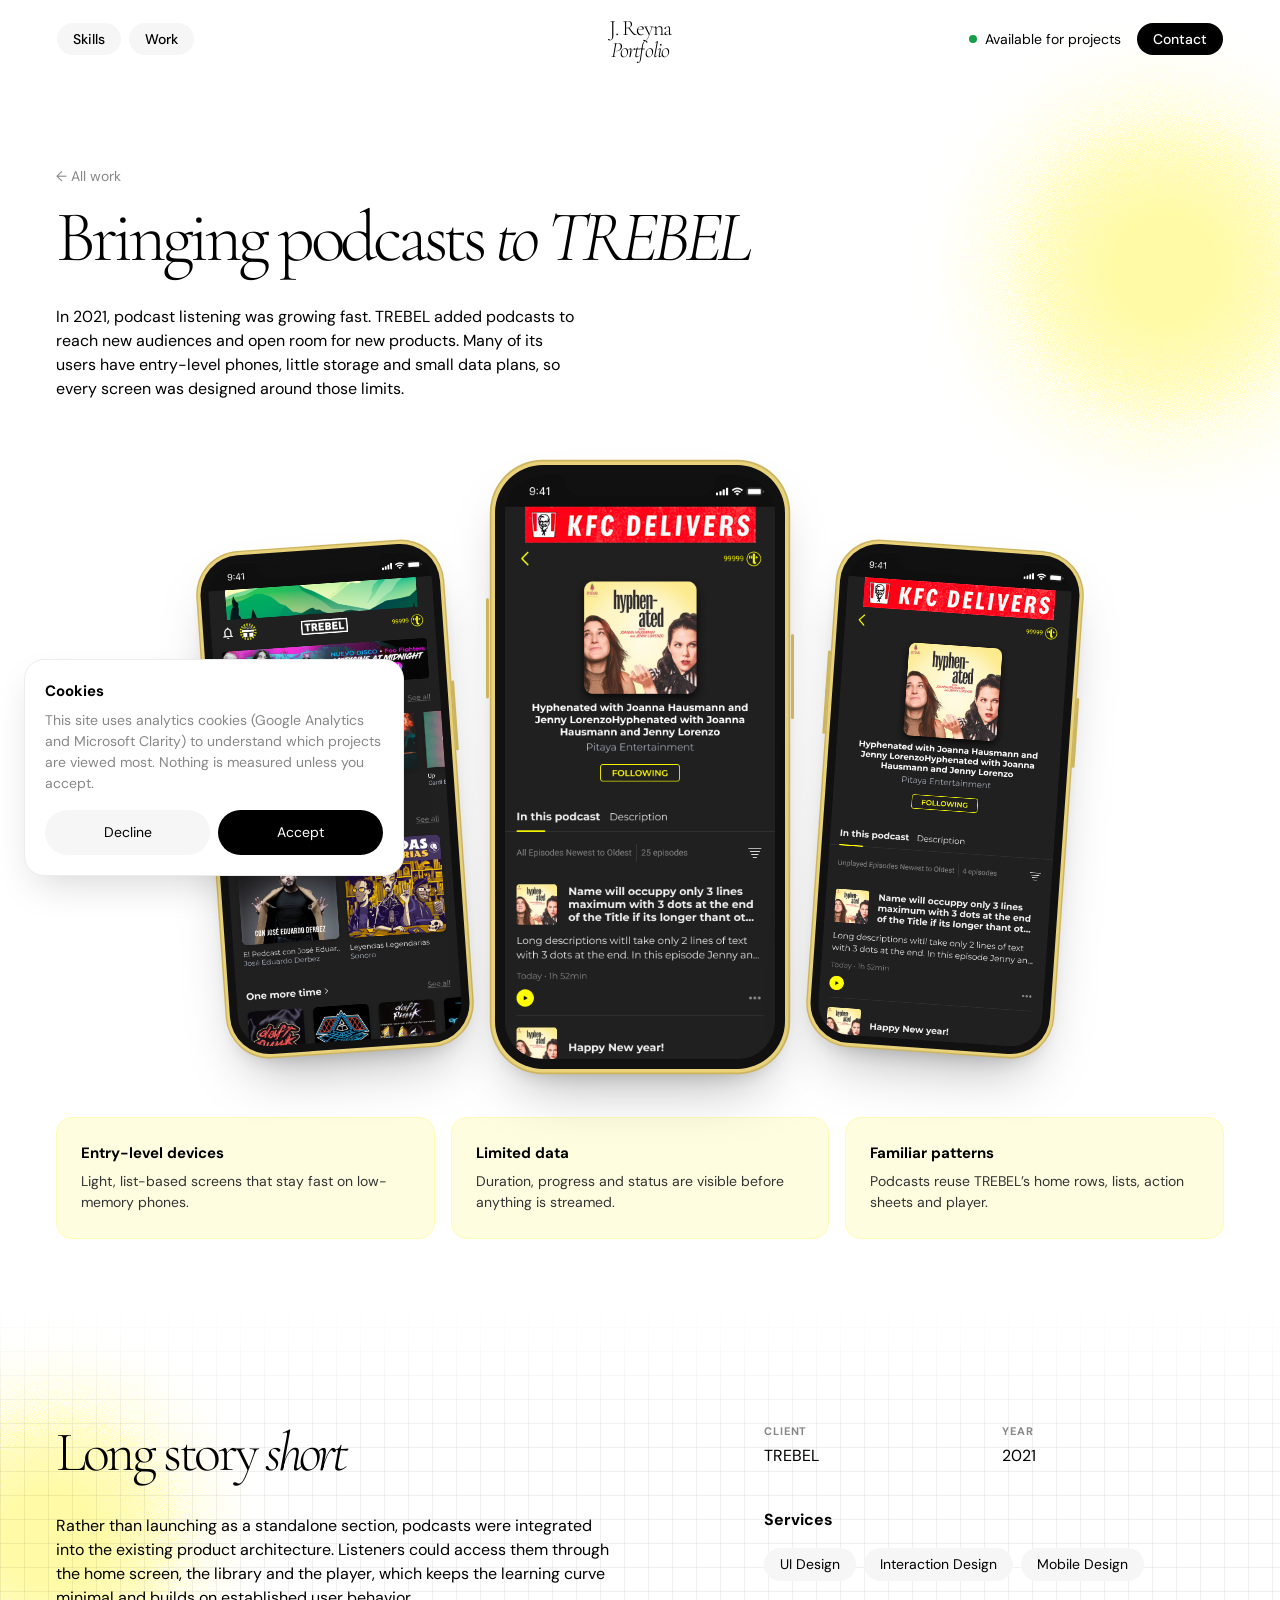
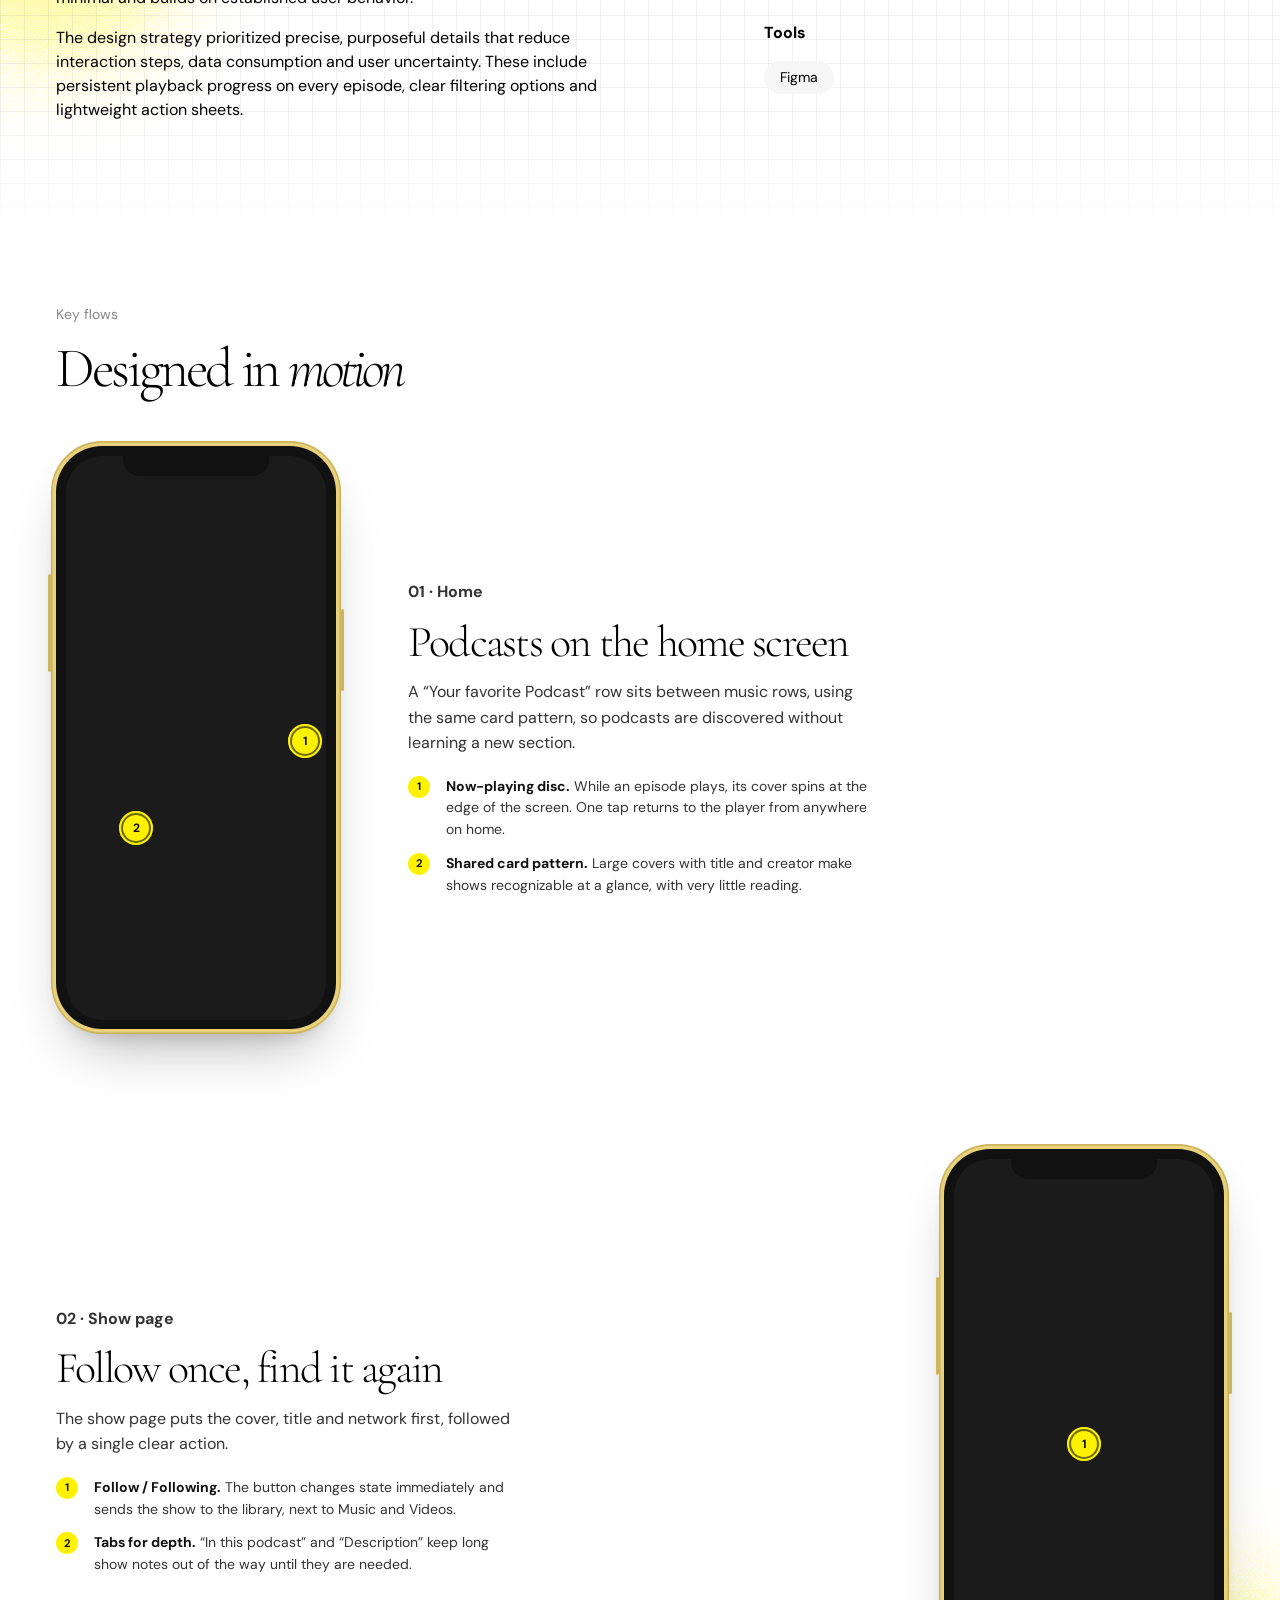
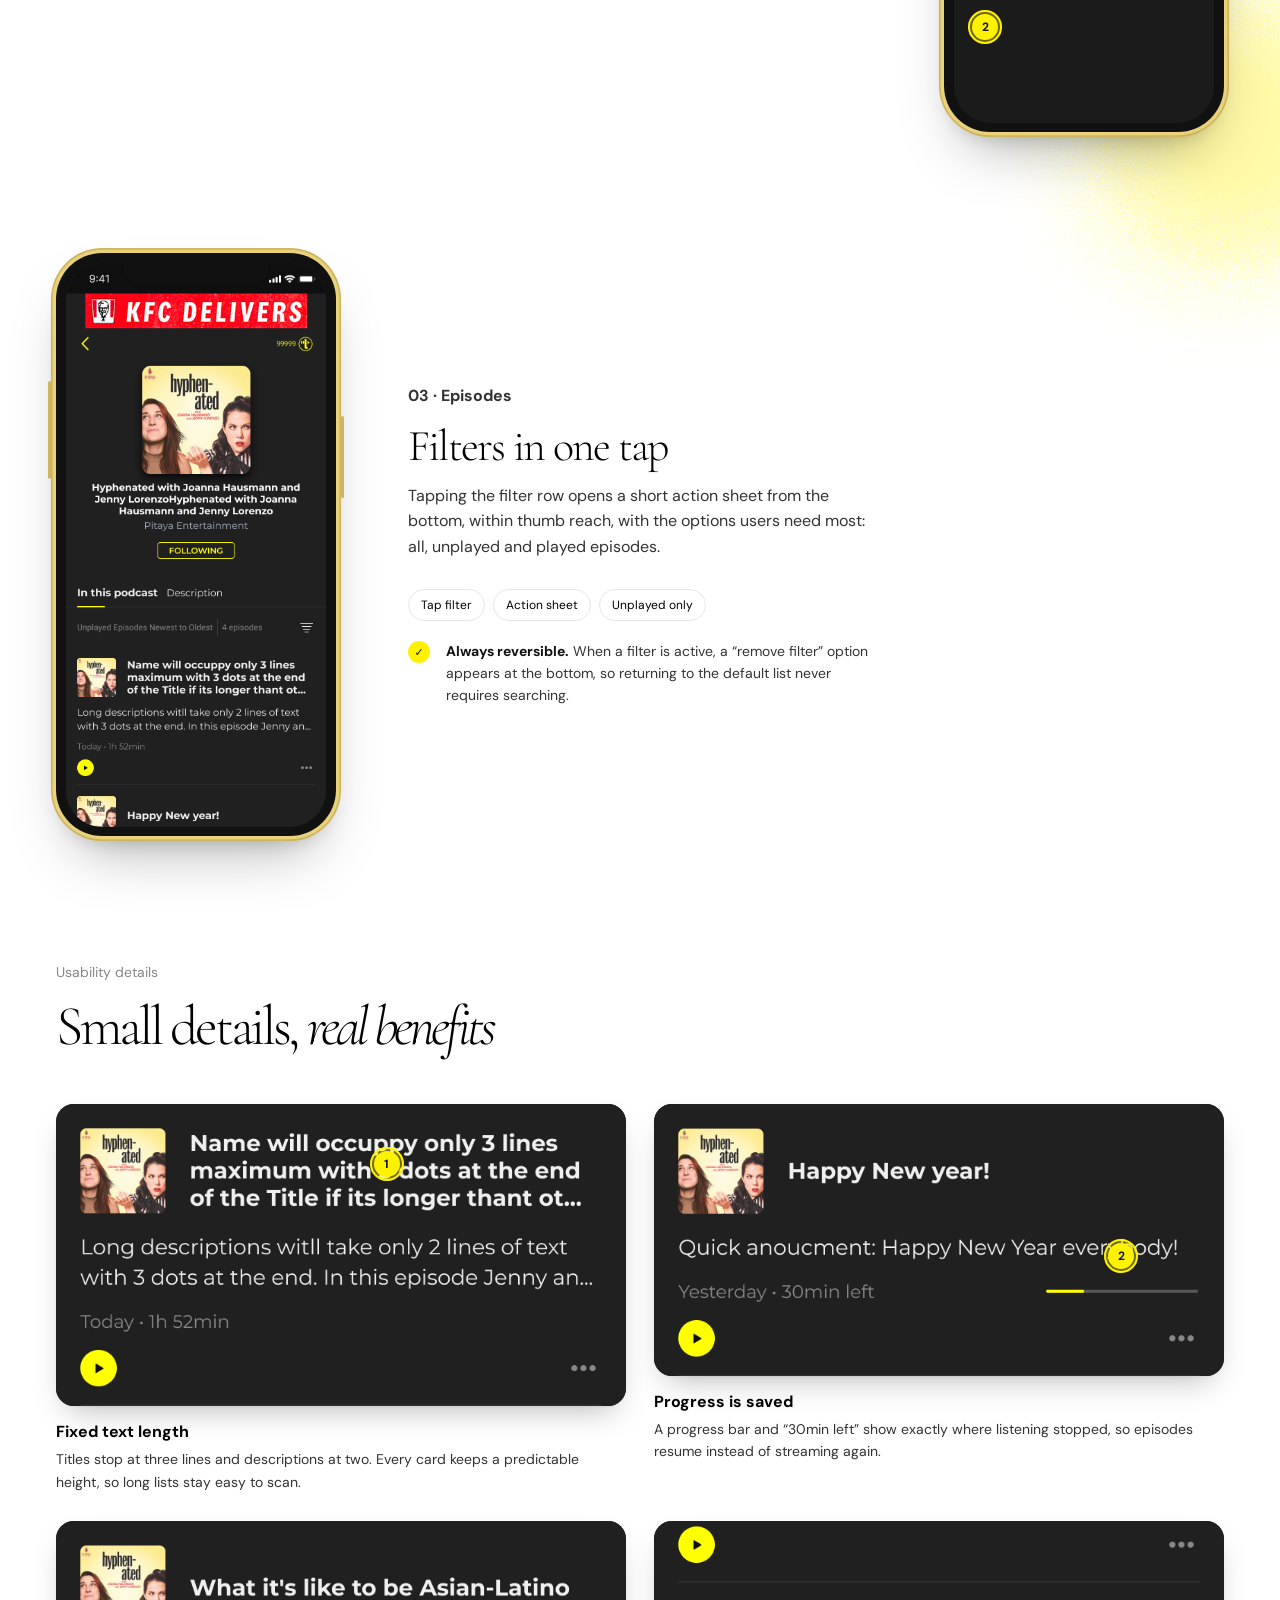
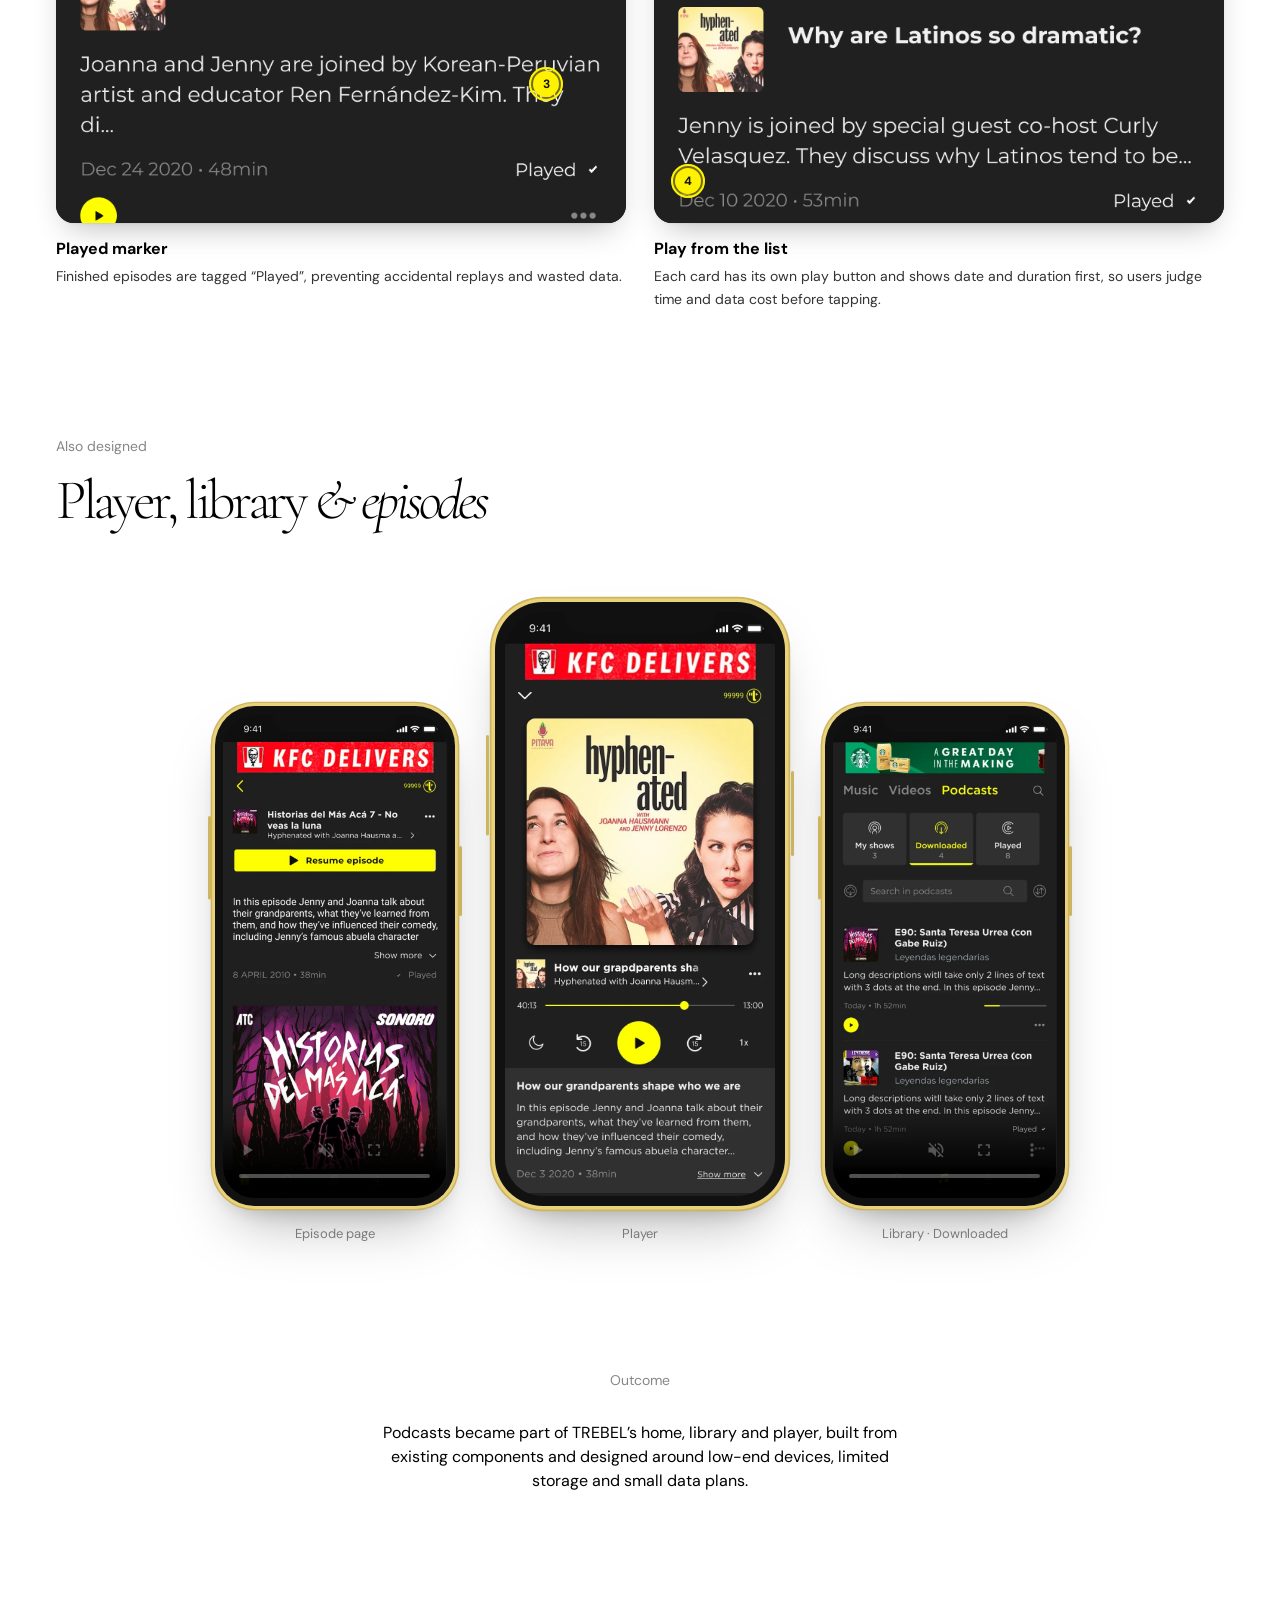
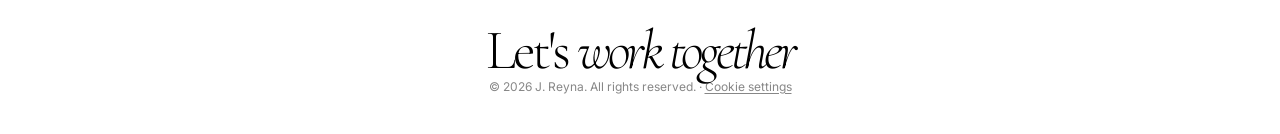
<file: podcasts-mockup.html>
<!doctype html>
<html lang="en">
<head>
  <meta charset="utf-8">
  <meta name="viewport" content="width=device-width, initial-scale=1">
  <title>Bringing Podcasts to TREBEL — J. Reyna</title>
  <meta name="description" content="Podcast experience for TREBEL, designed for entry-level phones, limited storage and small data plans.">
  <link rel="preconnect" href="https://fonts.googleapis.com">
  <link rel="preconnect" href="https://fonts.gstatic.com" crossorigin>
  <link href="https://fonts.googleapis.com/css2?family=Cormorant+Garamond:ital,wght@0,300;1,300&family=DM+Sans:wght@400;500;700&family=Inter:wght@400&display=swap" rel="stylesheet">
  <link rel="stylesheet" href="styles.css?v=115">
  <style>
    /* auto-scrolling long screens */
    .scrolls img { animation: screen-scroll var(--dur, 14s) ease-in-out infinite alternate; animation-play-state: paused; }
    .is-live .scrolls img, .scrolls.is-live img { animation-play-state: running; }
    @keyframes screen-scroll { 0%, 12% { transform: translateY(0); } 88%, 100% { transform: translateY(var(--travel, 0px)); } }

    /* crossfading states */
    .states img { opacity: 0; animation: state-fade var(--dur, 6s) infinite; animation-play-state: paused; }
    .states img:nth-child(1) { animation-delay: 0s; }
    .states img:nth-child(2) { animation-delay: calc(var(--dur, 6s) / 2); }
    .is-live .states img { animation-play-state: running; }
    @keyframes state-fade { 0% { opacity: 0; } 6%, 50% { opacity: 1; } 56%, 100% { opacity: 0; } }

    /* pulsing hotspot */
    .hot {
      position: absolute; z-index: 6; width: 26px; height: 26px; margin: -13px 0 0 -13px;
      border-radius: 50%; background: #FFF200; box-shadow: 0 0 0 4px rgba(255,242,0,.35);
      display: grid; place-items: center; font: 700 12px/1 "DM Sans", sans-serif; color: #111;
    }
    .hot::after { content: ""; position: absolute; inset: -4px; border-radius: 50%; border: 2px solid #FFF200; animation: ping 2s ease-out infinite; }
    @keyframes ping { from { transform: scale(1); opacity: .9; } to { transform: scale(2.2); opacity: 0; } }

    /* filter sequence: list → sheet slides up → filtered list */
    .seq .base, .seq .result { animation: seq-base 10s infinite; animation-play-state: paused; }
    .seq .result { animation-name: seq-result; }
    .seq .dim { position: absolute; inset: 0; background: rgba(0,0,0,.55); opacity: 0; animation: seq-dim 10s infinite; animation-play-state: paused; z-index: 2; }
    .seq .sheet { top: auto !important; bottom: 0; z-index: 3; transform: translateY(100%); animation: seq-sheet 10s infinite; animation-play-state: paused; }
    .is-live .seq .base, .is-live .seq .result, .is-live .seq .dim, .is-live .seq .sheet { animation-play-state: running; }
    @keyframes seq-dim    { 0%, 20% { opacity: 0; } 28%, 52% { opacity: 1; } 58%, 100% { opacity: 0; } }
    @keyframes seq-sheet  { 0%, 20% { transform: translateY(100%); } 28%, 52% { transform: translateY(0); } 58%, 100% { transform: translateY(100%); } }
    @keyframes seq-base   { 0%, 54% { opacity: 1; } 58%, 96% { opacity: 0; } 100% { opacity: 1; } }
    @keyframes seq-result { 0%, 54% { opacity: 0; transform: translateY(0); } 58% { opacity: 1; transform: translateY(0); } 92% { opacity: 1; transform: translateY(-22%); } 96%, 100% { opacity: 0; } }
    .seq-steps { display: flex; gap: 8px; flex-wrap: wrap; margin-top: 16px; }
    .seq-steps li { list-style: none; font-size: 12px; padding: 6px 12px; border-radius: 999px; background: #fff; border: 1px solid #e6e6e6; }

    /* ---------- layout ---------- */
    .pm-hero { display: flex; justify-content: center; align-items: flex-end; gap: 40px; padding: 24px 0 8px; }
    .pm-hero .iphone:nth-child(1) { --w: 240px; transform: translateY(-20px) rotate(-4deg); }
    .pm-hero .iphone:nth-child(2) { --w: 290px; }
    .pm-hero .iphone:nth-child(3) { --w: 240px; transform: translateY(-20px) rotate(4deg); }
    .float { animation: float 6s ease-in-out infinite; }
    .pm-hero .iphone:nth-child(2) .float, .pm-hero .iphone:nth-child(2) { animation-delay: -2s; }

    .pm-constraints { display: grid; grid-template-columns: repeat(3, 1fr); gap: 16px; margin-top: 40px; }
    .pm-constraints li { list-style: none; padding: 24px; border-radius: 16px; background: color-mix(in srgb, var(--project-color) 12%, #fff); border: 1px solid color-mix(in srgb, var(--project-color) 30%, #fff); }
    .pm-constraints h3 { font-size: 15px; font-weight: 700; margin-bottom: 6px; }
    .pm-constraints p { font-size: 14px; line-height: 1.55; color: #333; }

    .pm-feature { display: grid; grid-template-columns: auto 1fr; gap: 72px; align-items: center; }
    .pm-feature + .pm-feature { margin-top: 120px; }
    .pm-feature--flip { grid-template-columns: 1fr auto; }
    .pm-feature--flip .pm-device { order: 2; }
    .pm-copy { max-width: 460px; display: grid; gap: 14px; }
    .pm-num { font-size: 13px; font-weight: 700; color: var(--color-quiet-gray); }
    .pm-copy h3 { font-family: var(--font-display); font-weight: 300; font-size: clamp(30px, 4vw, 44px); line-height: 1.05; letter-spacing: -.04em; }
    .pm-copy > p { font-size: 16px; line-height: 1.6; color: #333; }
    .pm-notes { display: grid; gap: 12px; margin-top: 6px; }
    .pm-notes li { list-style: none; display: grid; grid-template-columns: 26px 1fr; gap: 12px; font-size: 14px; line-height: 1.55; color: #333; }
    .pm-notes b { display: grid; place-items: center; width: 22px; height: 22px; border-radius: 50%; background: #FFF200; font-size: 11px; color: #111; }
    .pm-notes strong { color: #111; }

    /* detail zoom cards */
    .pm-details { display: grid; grid-template-columns: repeat(2, 1fr); gap: 28px; }
    .pm-detail { display: grid; gap: 14px; align-content: start; }
    .pm-zoom { position: relative; overflow: hidden; border-radius: 18px; aspect-ratio: var(--ar); background: #1b1b1b; box-shadow: 0 1px 2px rgba(0,0,0,.06), 0 14px 32px -12px rgba(0,0,0,.3); }
    .pm-zoom > div { position: absolute; inset: 0; background: var(--img) no-repeat 50% var(--y) / 100% auto; transform: scale(1); transition: transform .8s cubic-bezier(.2,.7,.2,1); transform-origin: var(--ox, 50%) var(--oy, 50%); }
    .pm-detail:hover .pm-zoom > div, .pm-detail.is-live .pm-zoom > div { transform: scale(1.05); }
    .pm-detail h3 { font-size: 16px; font-weight: 700; }
    .pm-detail p { font-size: 14px; line-height: 1.6; color: #333; margin-top: 4px; }


    .reveal { opacity: 0; transform: translateY(28px); transition: opacity .9s ease, transform .9s cubic-bezier(.2,.7,.2,1); }
    .reveal.is-live { opacity: 1; transform: none; }
    @keyframes float { 0%, 100% { translate: 0 0; } 50% { translate: 0 -10px; } }

    @media (max-width: 860px) {
      .pm-hero { gap: 12px; }
      .pm-hero .iphone:nth-child(1), .pm-hero .iphone:nth-child(3) { --w: 30vw; }
      .pm-hero .iphone:nth-child(2) { --w: 36vw; }
      .pm-constraints, .pm-details { grid-template-columns: 1fr; }
      .pm-feature, .pm-feature--flip { grid-template-columns: 1fr; gap: 32px; justify-items: center; }
      .pm-feature--flip .pm-device { order: 0; }
      .pm-feature + .pm-feature { margin-top: 80px; }
      .iphone { --w: 240px; }
    }
    @media (prefers-reduced-motion: reduce) {
      *, *::before, *::after { animation: none !important; transition: none !important; }
      .states img:first-child, .seq .base { opacity: 1; }
      .reveal { opacity: 1; transform: none; }
    }
  </style>
</head>
<body class="has-orbs" style="--project-color: #FFF200;">

  <div class="orbs" aria-hidden="true">
    <span class="orb orb--1"></span><span class="orb orb--2"></span><span class="orb orb--3"></span>
  </div>

  <header class="site-header" id="header">
    <div class="header-inner">
      <nav class="nav-left" aria-label="Primary">
        <a class="pill pill--soft" href="index.html#skills">Skills</a>
        <a class="pill pill--soft" href="index.html#work">Work</a>
      </nav>
      <a class="wordmark" href="index.html" aria-label="J. Reyna — home"><span>J. Reyna</span><span class="wordmark-sub">Portfolio</span></a>
      <div class="nav-right">
        <span class="availability"><i class="dot" aria-hidden="true"></i><span class="availability-text">Available for projects</span></span>
        <a class="pill pill--black" href="#contact">Contact</a>
      </div>
    </div>
  </header>

  <main id="top">

    <!-- ============ INTRO ============ -->
    <section class="hero project-hero">
      <p class="eyebrow"><a href="index.html#work">← All work</a></p>
      <h1 class="display">Bringing podcasts <em>to TREBEL</em></h1>
      <p class="lead">In 2021, podcast listening was growing fast. TREBEL added podcasts to reach new audiences and open room for new products. Many of its users have entry-level phones, little storage and small data plans, so every screen was designed around those limits.</p>
    </section>

    <!-- ============ HERO DEVICES ============ -->
    <section class="project-image">
      <div class="pm-hero">
        <div class="iphone float is-live"><div class="iphone__screen scrolls" style="--dur:16s"><span class="iphone__notch"></span><img src="images/podcast-screens/1-home-browse.png" alt="TREBEL home with a podcast row"></div></div>
        <div class="iphone float is-live"><div class="iphone__screen scrolls" style="--dur:18s"><span class="iphone__notch"></span><img src="images/podcast-screens/2-show-following.png" alt="Podcast show page"></div></div>
        <div class="iphone float is-live"><div class="iphone__screen scrolls" style="--dur:16s"><span class="iphone__notch"></span><img src="images/podcast-screens/3-episodes-filter-unplayed.png" alt="Episodes filtered by unplayed"></div></div>
      </div>
      <ul class="pm-constraints">
        <li><h3>Entry-level devices</h3><p>Light, list-based screens that stay fast on low-memory phones.</p></li>
        <li><h3>Limited data</h3><p>Duration, progress and status are visible before anything is streamed.</p></li>
        <li><h3>Familiar patterns</h3><p>Podcasts reuse TREBEL’s home rows, lists, action sheets and player.</p></li>
      </ul>
    </section>

    <!-- ============ STORY + FACTS ============ -->
    <section class="section project-detail">
      <div class="story">
        <h2 class="display display--md">Long story <em>short</em></h2>
        <div class="story-text">
          <p>Rather than launching as a standalone section, podcasts were integrated into the existing product architecture. Listeners could access them through the home screen, the library and the player, which keeps the learning curve minimal and builds on established user behavior.</p>
          <p>The design strategy prioritized precise, purposeful details that reduce interaction steps, data consumption and user uncertainty. These include persistent playback progress on every episode, clear filtering options and lightweight action sheets.</p>
        </div>
      </div>
      <aside class="facts">
        <dl class="fact fact-meta"><div><dt>Client</dt><dd>TREBEL</dd></div><div><dt>Year</dt><dd>2021</dd></div></dl>
        <div class="fact"><h3>Services</h3><ul class="tags"><li>UI Design</li><li>Interaction Design</li><li>Mobile Design</li></ul></div>
        <div class="fact"><h3>Tools</h3><ul class="tags"><li>Figma</li></ul></div>
      </aside>
    </section>

    <!-- ============ FEATURES WITH ANIMATED DEVICES ============ -->
    <section class="section" id="flows">
      <div class="section-head">
        <p class="eyebrow">Key flows</p>
        <h2 class="display display--md">Designed in <em>motion</em></h2>
      </div>

      <!-- 01 Discover -->
      <article class="pm-feature reveal">
        <div class="pm-device">
          <div class="iphone"><div class="iphone__screen states" style="--dur:7s">
            <span class="iphone__notch"></span>
            <img src="images/podcast-screens/1-home-browse.png" alt="Home without a podcast playing">
            <img src="images/podcast-screens/1-home-browse-playing.png" alt="Home with a podcast playing">
            <span class="hot" style="left:92%; top:50.5%">1</span>
            <span class="hot" style="left:27%; top:66%">2</span>
          </div></div>
        </div>
        <div class="pm-copy">
          <p class="pm-num">01 · Home</p>
          <h3>Podcasts on the home screen</h3>
          <p>A “Your favorite Podcast” row sits between music rows, using the same card pattern, so podcasts are discovered without learning a new section.</p>
          <ul class="pm-notes">
            <li><b>1</b><span><strong>Now-playing disc.</strong> While an episode plays, its cover spins at the edge of the screen. One tap returns to the player from anywhere on home.</span></li>
            <li><b>2</b><span><strong>Shared card pattern.</strong> Large covers with title and creator make shows recognizable at a glance, with very little reading.</span></li>
          </ul>
        </div>
      </article>

      <!-- 02 Follow -->
      <article class="pm-feature pm-feature--flip reveal">
        <div class="pm-device">
          <div class="iphone"><div class="iphone__screen states" style="--dur:5s">
            <span class="iphone__notch"></span>
            <img src="images/podcast-screens/2-show-unfollow.png" alt="Show page before following">
            <img src="images/podcast-screens/2-show-following.png" alt="Show page after following">
            <span class="hot" style="left:50%; top:50.5%">1</span>
            <span class="hot" style="left:12%; top:83%">2</span>
          </div></div>
        </div>
        <div class="pm-copy">
          <p class="pm-num">02 · Show page</p>
          <h3>Follow once, find it again</h3>
          <p>The show page puts the cover, title and network first, followed by a single clear action.</p>
          <ul class="pm-notes">
            <li><b>1</b><span><strong>Follow / Following.</strong> The button changes state immediately and sends the show to the library, next to Music and Videos.</span></li>
            <li><b>2</b><span><strong>Tabs for depth.</strong> “In this podcast” and “Description” keep long show notes out of the way until they are needed.</span></li>
          </ul>
        </div>
      </article>

      <!-- 03 Filter -->
      <article class="pm-feature reveal">
        <div class="pm-device">
          <div class="iphone"><div class="iphone__screen seq">
            <span class="iphone__notch"></span>
            <img class="base" src="images/podcast-screens/2-show-following.png" alt="Episode list" style="transform: translateY(-24%)">
            <span class="dim"></span>
            <img class="sheet" src="images/podcast-screens/3-episodes-filter-sheet.png" alt="Filter action sheet">
            <img class="result" src="images/podcast-screens/3-episodes-filter-unplayed.png" alt="Unplayed episodes">
          </div></div>
        </div>
        <div class="pm-copy">
          <p class="pm-num">03 · Episodes</p>
          <h3>Filters in one tap</h3>
          <p>Tapping the filter row opens a short action sheet from the bottom, within thumb reach, with the options users need most: all, unplayed and played episodes.</p>
          <ul class="seq-steps"><li>Tap filter</li><li>Action sheet</li><li>Unplayed only</li></ul>
          <ul class="pm-notes">
            <li><b>✓</b><span><strong>Always reversible.</strong> When a filter is active, a “remove filter” option appears at the bottom, so returning to the default list never requires searching.</span></li>
          </ul>
        </div>
      </article>
    </section>

    <!-- ============ DETAILS (zoomed crops) ============ -->
    <section class="section" id="details">
      <div class="section-head">
        <p class="eyebrow">Usability details</p>
        <h2 class="display display--md">Small details, <em>real benefits</em></h2>
      </div>
      <div class="pm-details">
        <article class="pm-detail reveal">
          <div class="pm-zoom" style="--ar:375/199"><div style="--img:url(images/podcast-screens/2-show-following.png); --y:33.8%; --ox:30%; --oy:20%"></div><span class="hot" style="left:58%; top:20%">1</span></div>
          <div><h3>Fixed text length</h3><p>Titles stop at three lines and descriptions at two. Every card keeps a predictable height, so long lists stay easy to scan.</p></div>
        </article>
        <article class="pm-detail reveal">
          <div class="pm-zoom" style="--ar:375/179"><div style="--img:url(images/podcast-screens/2-show-following.png); --y:45.4%; --ox:80%; --oy:55%"></div><span class="hot" style="left:82%; top:56%">2</span></div>
          <div><h3>Progress is saved</h3><p>A progress bar and “30min left” show exactly where listening stopped, so episodes resume instead of streaming again.</p></div>
        </article>
        <article class="pm-detail reveal">
          <div class="pm-zoom" style="--ar:375/199"><div style="--img:url(images/podcast-screens/2-show-following.png); --y:56.9%; --ox:85%; --oy:55%"></div><span class="hot" style="left:86%; top:54%">3</span></div>
          <div><h3>Played marker</h3><p>Finished episodes are tagged “Played”, preventing accidental replays and wasted data.</p></div>
        </article>
        <article class="pm-detail reveal">
          <div class="pm-zoom" style="--ar:375/199"><div style="--img:url(images/podcast-screens/2-show-following.png); --y:81.2%; --ox:10%; --oy:85%"></div><span class="hot" style="left:6%; top:86%">4</span></div>
          <div><h3>Play from the list</h3><p>Each card has its own play button and shows date and duration first, so users judge time and data cost before tapping.</p></div>
        </article>
      </div>
    </section>

    <!-- ============ PLAYER, LIBRARY & EPISODE ============
         Screens are 750×1624 (2× iPhone 11). Scrolling screens are MP4s with the header and tab bar pinned. -->
    <section class="section" id="more-flows">
      <div class="section-head">
        <p class="eyebrow">Also designed</p>
        <h2 class="display display--md">Player, library <em>&amp; episodes</em></h2>
      </div>
      <div class="pm-trio reveal">
        <figure>
          <div class="iphone"><div class="iphone__screen">
            <span class="iphone__notch"></span>
            <video src="assets/trebel-podcast-episode-scroll.mp4?v=3" poster="assets/trebel-podcast-episode-scroll-poster.jpg?v=3" width="750" height="1624" data-play-in-view muted loop playsinline preload="metadata" aria-label="Episode page scrolling from the Resume episode button to related episodes, with the header and tab bar fixed"></video>
          </div></div>
          <figcaption>Episode page</figcaption>
        </figure>
        <figure>
          <div class="iphone"><div class="iphone__screen">
            <span class="iphone__notch"></span>
            <img src="images/podcast-screens/5-player.webp" alt="Podcast player with sleep timer, 15-second skips and playback speed">
          </div></div>
          <figcaption>Player</figcaption>
        </figure>
        <figure>
          <div class="iphone"><div class="iphone__screen">
            <span class="iphone__notch"></span>
            <video src="assets/trebel-podcast-library-scroll.mp4?v=2" poster="assets/trebel-podcast-library-scroll-poster.jpg?v=2" width="750" height="1624" data-play-in-view muted loop playsinline preload="metadata" aria-label="Library scrolling through downloaded podcast episodes, with the header and tab bar fixed"></video>
          </div></div>
          <figcaption>Library · Downloaded</figcaption>
        </figure>
      </div>
    </section>

    <section class="section">
      <div style="max-width:760px; margin:0 auto; text-align:center">
        <p class="eyebrow">Outcome</p>
        <p class="lead lead--center">Podcasts became part of TREBEL’s home, library and player, built from existing components and designed around low-end devices, limited storage and small data plans.</p>
      </div>
    </section>
  </main>

  <footer class="footer" id="contact">
    <h2 class="display display--md">Let's <em>work together</em></h2>
    <p class="meta">© <span id="year">2026</span> J. Reyna. All rights reserved.</p>
  </footer>

  <script src="script.js?v=25"></script>
  <script>
    // Scroll distance for long screens = image height − screen height
    function setTravel() {
      document.querySelectorAll('.scrolls').forEach(s => {
        const img = s.querySelector('img');
        const run = () => s.style.setProperty('--travel', Math.min(0, s.clientHeight - img.clientHeight) + 'px');
        img.complete ? run() : img.addEventListener('load', run, { once: true });
      });
    }
    setTravel(); addEventListener('resize', setTravel);
    // Start animations only when visible
    const io = new IntersectionObserver(es => es.forEach(e => e.target.classList.toggle('is-live', e.isIntersecting)), { threshold: .3 });
    document.querySelectorAll('.reveal, .pm-feature').forEach(el => io.observe(el));
  </script>
</body>
</html>
</file>
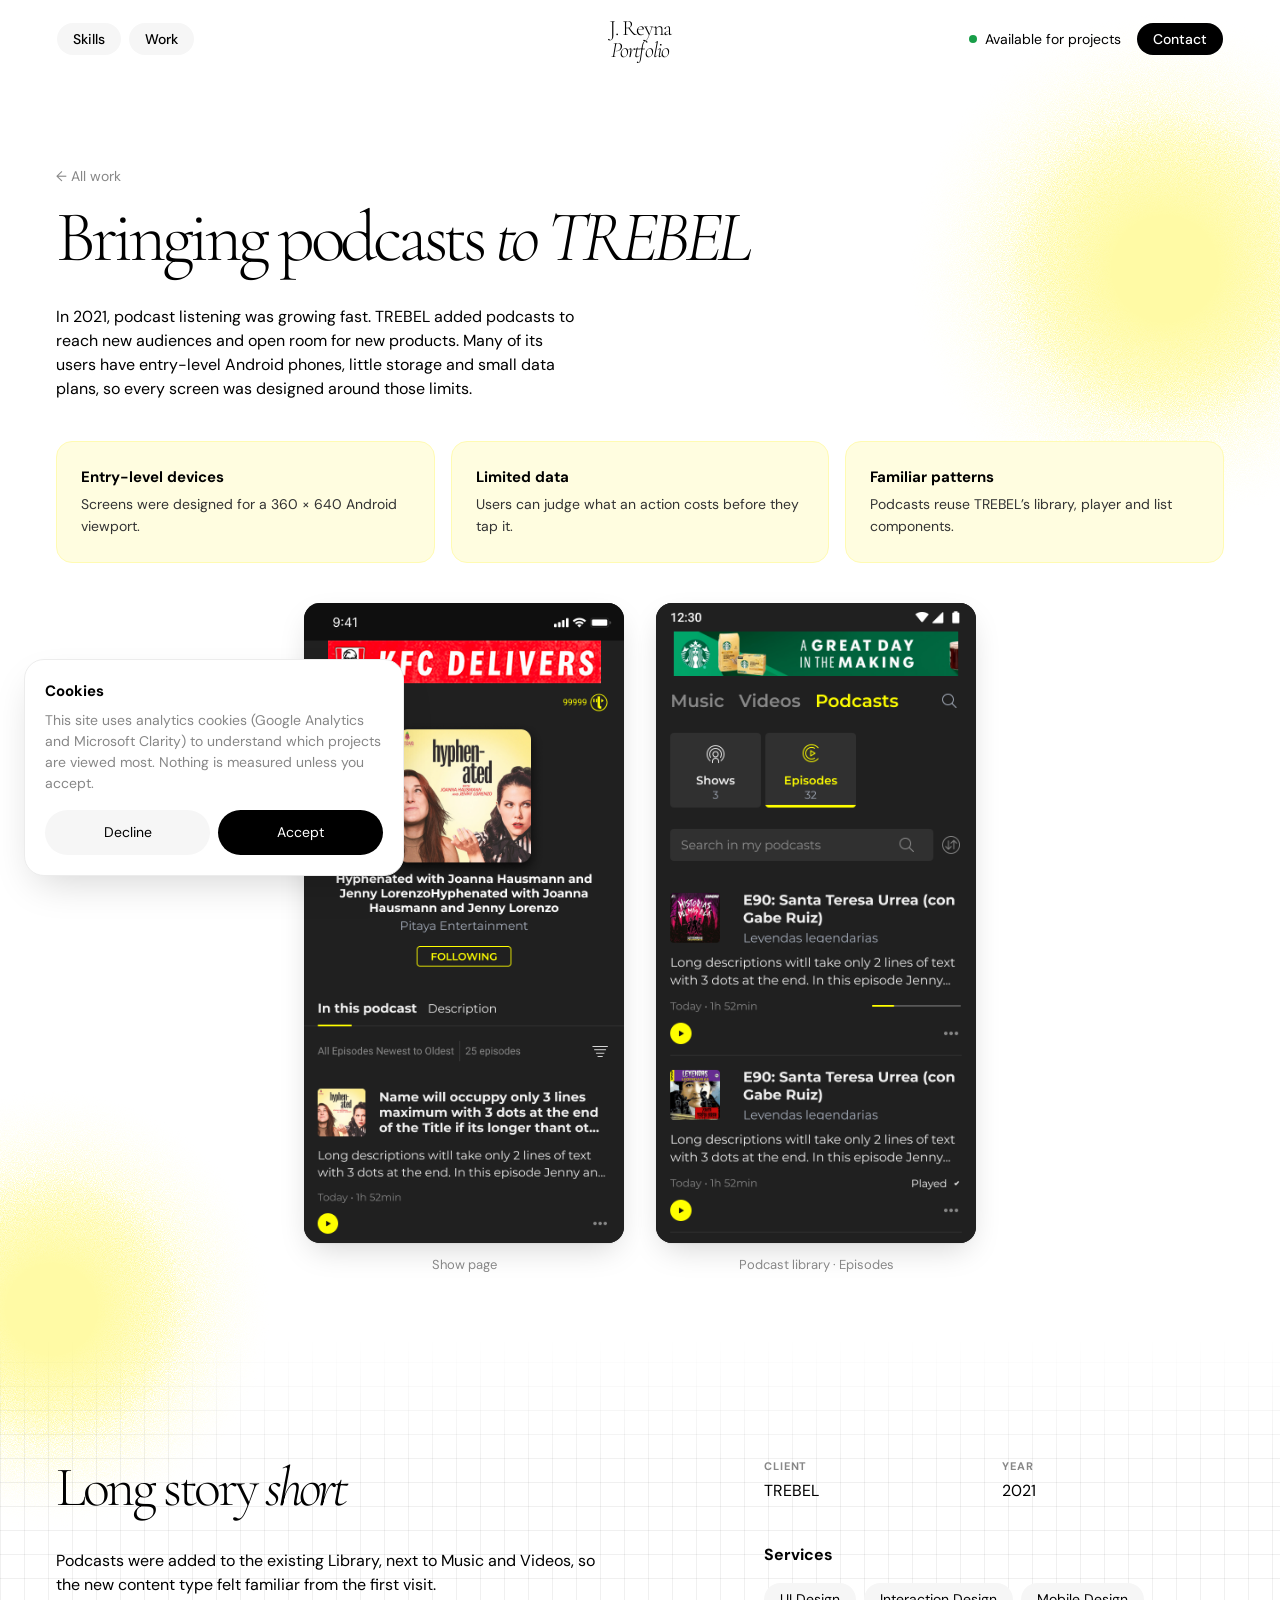
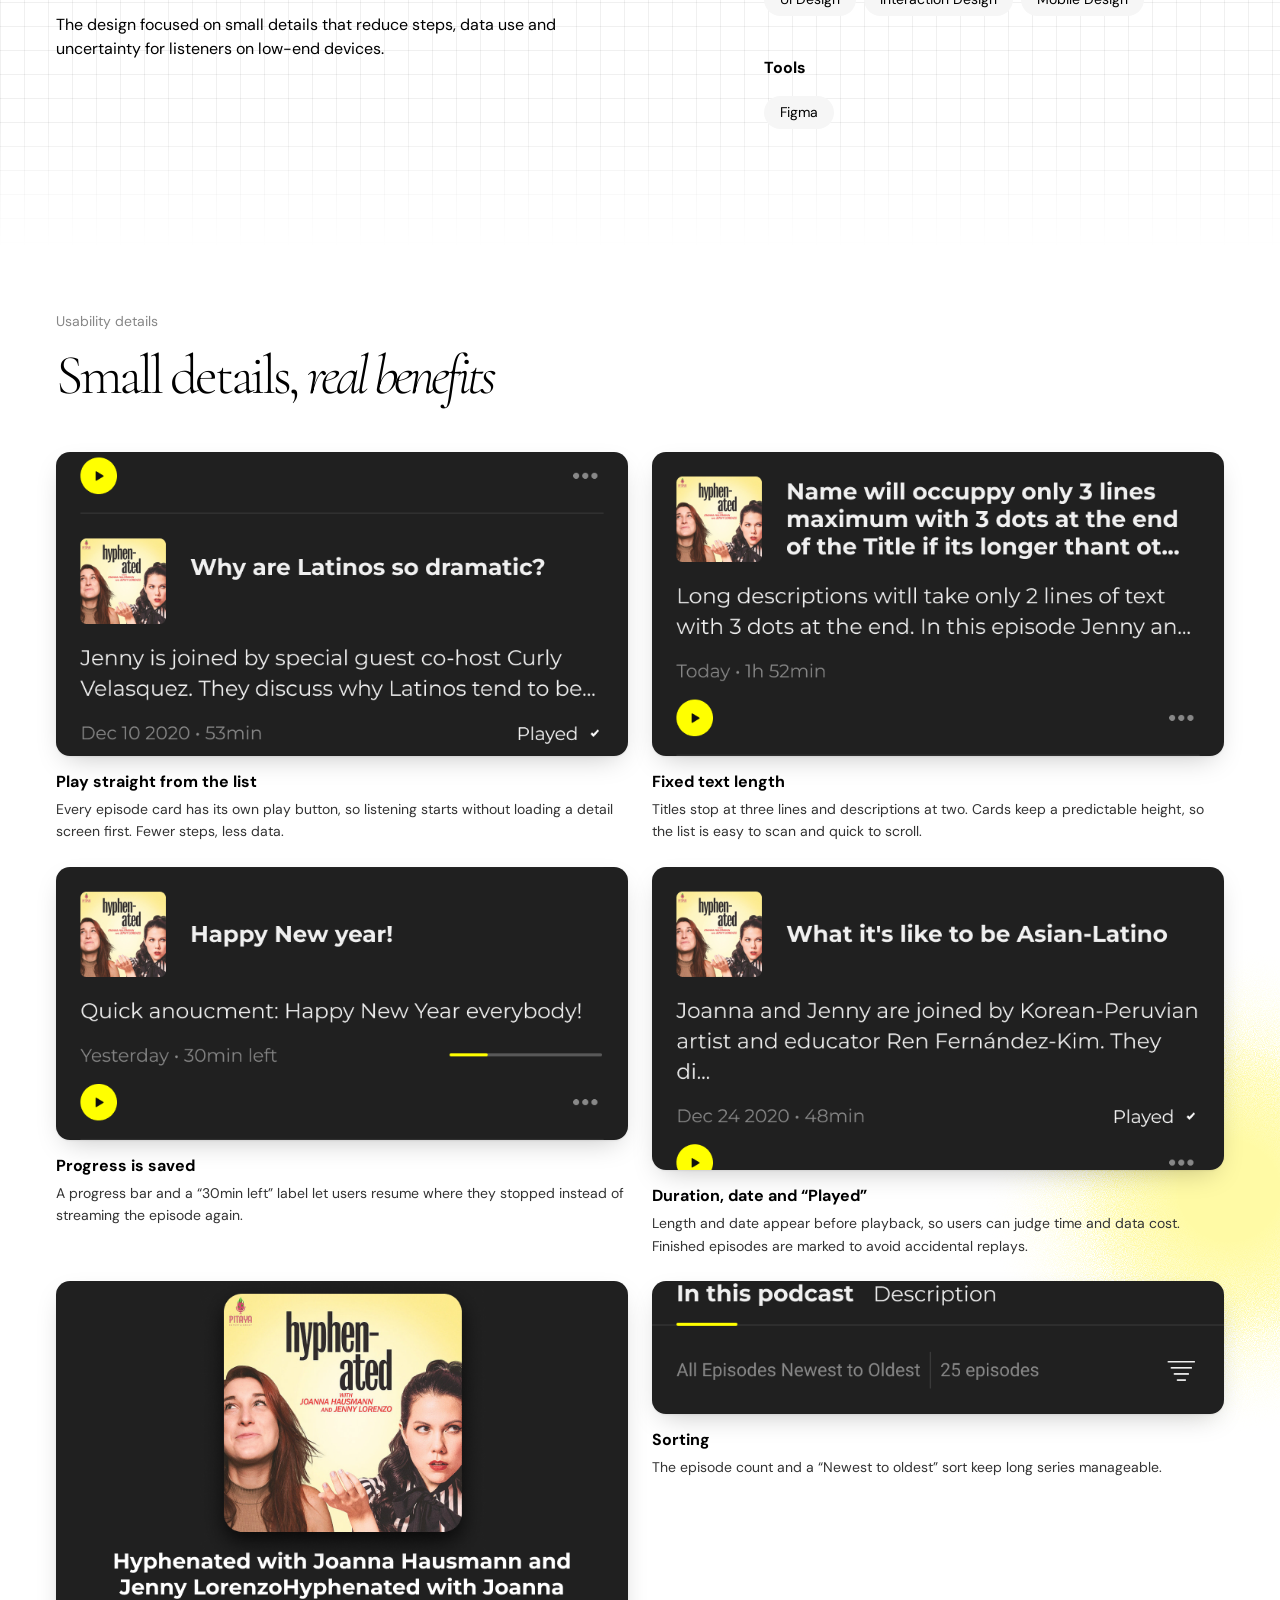
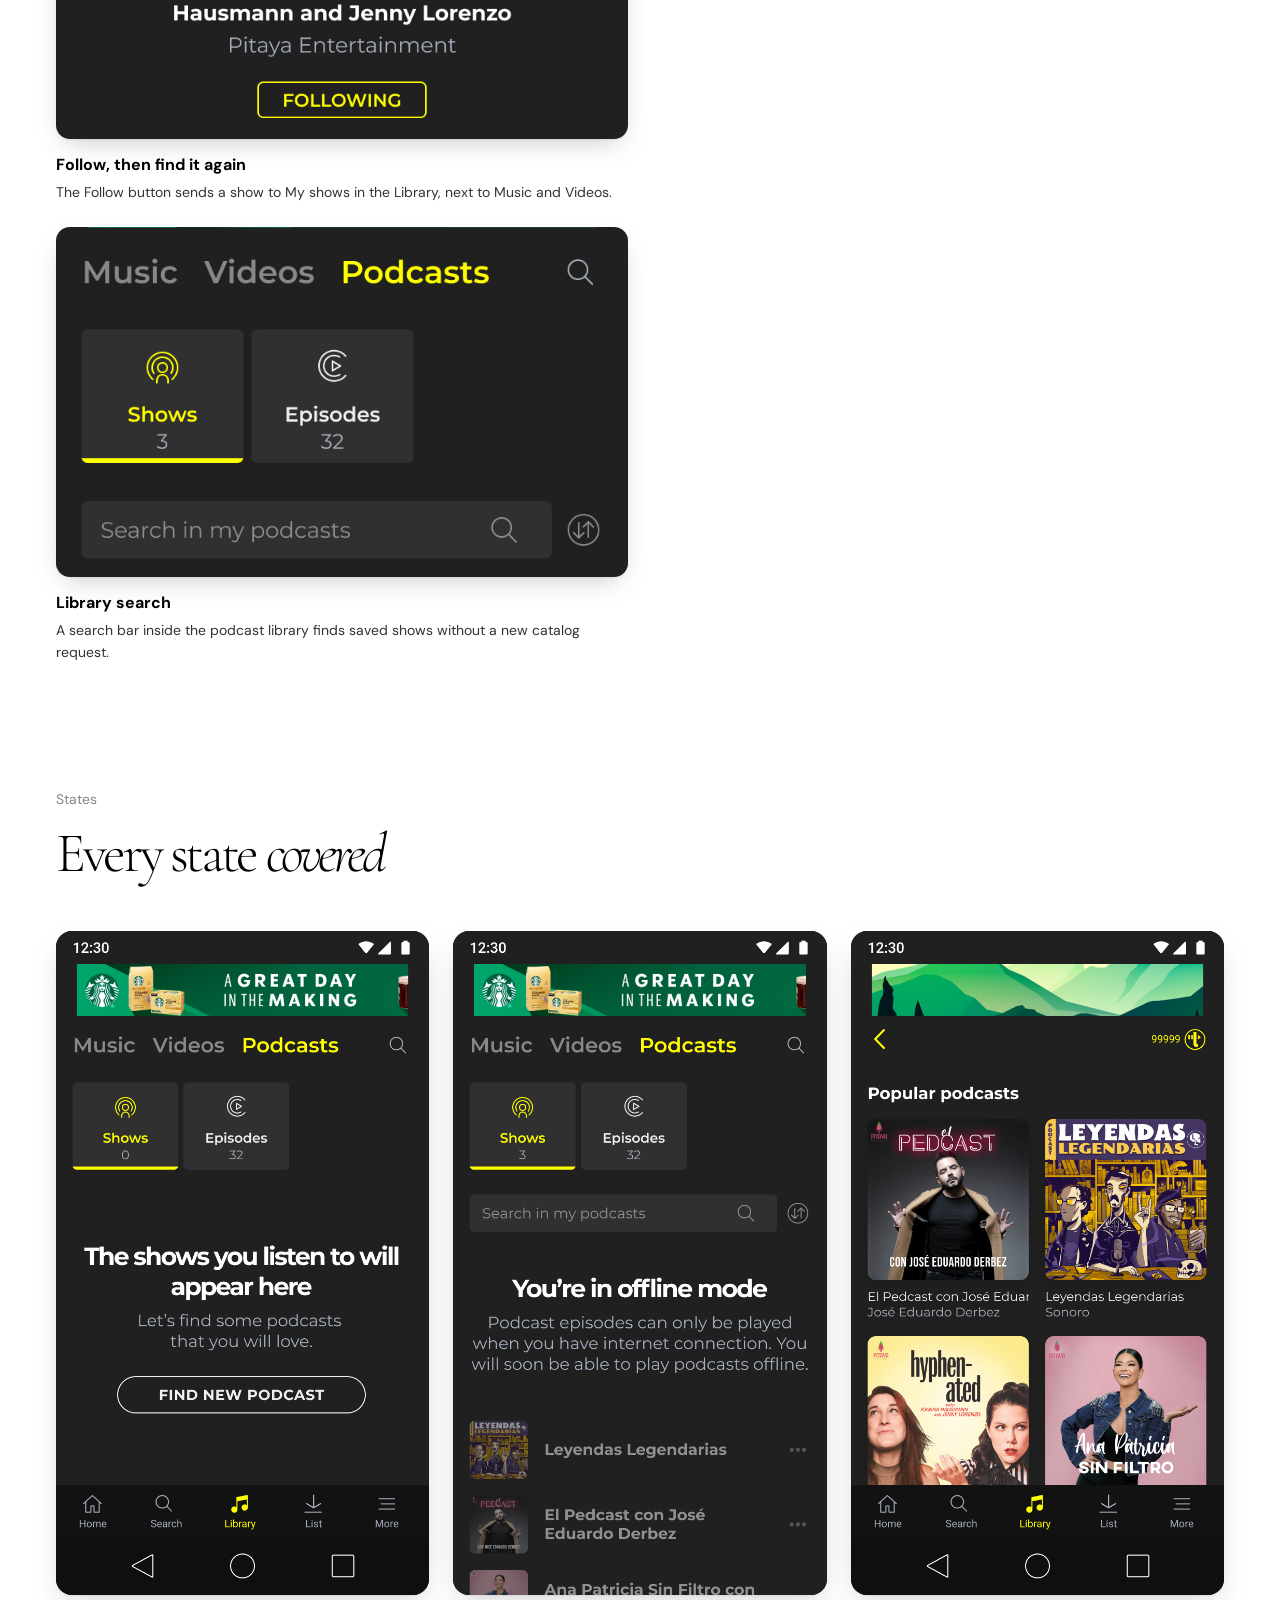
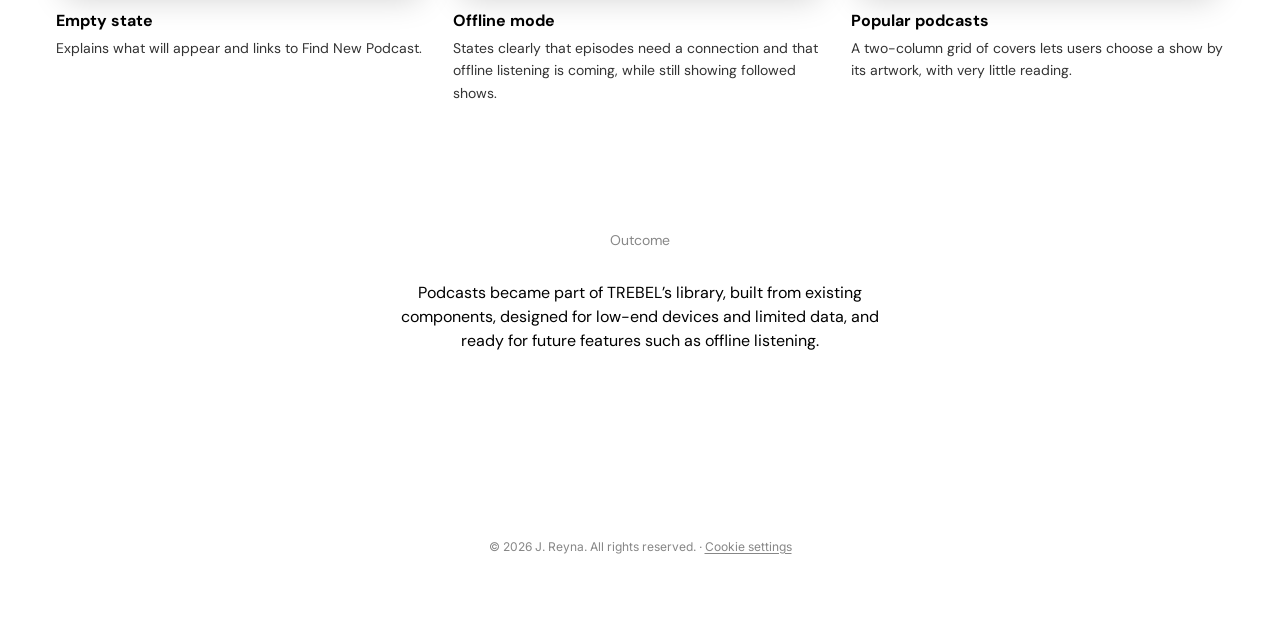
<file: podcasts-preview.html>
<!doctype html>
<html lang="en">
<head>
  <meta charset="utf-8">
  <meta name="viewport" content="width=device-width, initial-scale=1">
  <title>Bringing Podcasts to TREBEL — J. Reyna</title>
  <meta name="description" content="Podcast experience for TREBEL, designed for entry-level phones, limited storage and small data plans.">
  <link rel="preconnect" href="https://fonts.googleapis.com">
  <link rel="preconnect" href="https://fonts.gstatic.com" crossorigin>
  <link href="https://fonts.googleapis.com/css2?family=Cormorant+Garamond:ital,wght@0,300;1,300&family=DM+Sans:wght@400;500;700&family=Inter:wght@400&display=swap" rel="stylesheet">
  <link rel="stylesheet" href="styles.css?v=115">
  <style>
    /* Draft styles for the podcast case study preview */
    .pod-screen { display: block; width: 100%; height: auto; border-radius: 16px; background: #1b1b1b; box-shadow: 0 1px 2px rgba(0,0,0,.06), 0 12px 32px -8px rgba(0,0,0,.18); }
    .pod-hero { display: grid; grid-template-columns: repeat(2, minmax(0, 320px)); gap: 32px; justify-content: center; align-items: start; }
    .pod-hero figure { margin: 0; display: grid; gap: 12px; }
    .pod-hero .pod-screen { aspect-ratio: 9 / 18; object-fit: cover; object-position: top; }
    .pod-hero figcaption, .pod-states figcaption { font-size: 13px; color: var(--color-quiet-gray); text-align: center; }

    .pod-constraints { display: grid; grid-template-columns: repeat(3, 1fr); gap: 16px; margin-top: 40px; }
    .pod-constraints li { list-style: none; padding: 24px; border-radius: 16px; background: color-mix(in srgb, var(--project-color) 12%, #fff); border: 1px solid color-mix(in srgb, var(--project-color) 30%, #fff); }
    .pod-constraints h3 { font-size: 15px; font-weight: 700; margin-bottom: 6px; }
    .pod-constraints p { font-size: 14px; line-height: 1.55; color: #333; }

    .pod-details { display: grid; grid-template-columns: repeat(2, 1fr); gap: 24px; }
    .pod-detail { display: grid; gap: 14px; align-content: start; }
    .pod-crop { aspect-ratio: var(--ar); border-radius: 14px; background-color: #1b1b1b; background-repeat: no-repeat; background-size: 100% auto; background-position: 50% var(--y); box-shadow: 0 1px 2px rgba(0,0,0,.06), 0 10px 28px -10px rgba(0,0,0,.25); }
    .pod-detail h3 { font-size: 16px; font-weight: 700; }
    .pod-detail p { font-size: 14px; line-height: 1.6; color: #333; margin-top: 4px; }

    .pod-states { display: grid; grid-template-columns: repeat(3, 1fr); gap: 24px; }
    .pod-states figure { margin: 0; display: grid; gap: 14px; align-content: start; }
    .pod-states figcaption { text-align: left; color: inherit; }
    .pod-states .pod-screen { aspect-ratio: 9 / 16; object-fit: cover; object-position: top; }
    .pod-states h3 { font-size: 16px; font-weight: 700; }
    .pod-states p { font-size: 14px; line-height: 1.6; color: #333; margin-top: 4px; }

    .pod-outcome { max-width: 760px; margin: 0 auto; text-align: center; }

    @media (max-width: 760px) {
      .pod-hero { grid-template-columns: 1fr 1fr; gap: 12px; }
      .pod-constraints, .pod-details, .pod-states { grid-template-columns: 1fr; }
      .pod-screen { border-radius: 10px; }
    }
  </style>
</head>
<body class="has-orbs" style="--project-color: #FFF200;">

  <div class="orbs" aria-hidden="true">
    <span class="orb orb--1"></span>
    <span class="orb orb--2"></span>
    <span class="orb orb--3"></span>
  </div>

  <header class="site-header" id="header">
    <div class="header-inner">
      <nav class="nav-left" aria-label="Primary">
        <a class="pill pill--soft" href="index.html#skills">Skills</a>
        <a class="pill pill--soft" href="index.html#work">Work</a>
      </nav>
      <a class="wordmark" href="index.html" aria-label="J. Reyna — home">
        <span>J. Reyna</span>
        <span class="wordmark-sub">Portfolio</span>
      </a>
      <div class="nav-right">
        <span class="availability"><i class="dot" aria-hidden="true"></i><span class="availability-text">Available for projects</span></span>
        <a class="pill pill--black" href="#contact">Contact</a>
      </div>
    </div>
  </header>

  <main id="top">

    <!-- ============ 1. CONTEXT ============ -->
    <section class="hero project-hero">
      <p class="eyebrow"><a href="index.html#work">← All work</a></p>
      <h1 class="display">Bringing podcasts <em>to TREBEL</em></h1>
      <p class="lead">In 2021, podcast listening was growing fast. TREBEL added podcasts to reach new audiences and open room for new products. Many of its users have entry-level Android phones, little storage and small data plans, so every screen was designed around those limits.</p>
      <ul class="pod-constraints">
        <li><h3>Entry-level devices</h3><p>Screens were designed for a 360 × 640 Android viewport.</p></li>
        <li><h3>Limited data</h3><p>Users can judge what an action costs before they tap it.</p></li>
        <li><h3>Familiar patterns</h3><p>Podcasts reuse TREBEL’s library, player and list components.</p></li>
      </ul>
    </section>

    <!-- ============ 2. HERO SCREENS ============ -->
    <section class="project-image">
      <div class="pod-hero">
        <figure>
          <img class="pod-screen" src="images/podcast-show.png" width="375" height="1835" alt="Podcast show page with cover, follow button and episode list">
          <figcaption>Show page</figcaption>
        </figure>
        <figure>
          <img class="pod-screen" src="images/podcast-library-episodes.png" width="360" height="1318" alt="Podcast library showing saved episodes">
          <figcaption>Podcast library · Episodes</figcaption>
        </figure>
      </div>
    </section>

    <!-- ============ STORY + FACTS ============ -->
    <section class="section project-detail">
      <div class="story">
        <h2 class="display display--md">Long story <em>short</em></h2>
        <div class="story-text">
          <p>Podcasts were added to the existing Library, next to Music and Videos, so the new content type felt familiar from the first visit.</p>
          <p>The design focused on small details that reduce steps, data use and uncertainty for listeners on low-end devices.</p>
        </div>
      </div>
      <aside class="facts">
        <dl class="fact fact-meta">
          <div><dt>Client</dt><dd>TREBEL</dd></div>
          <div><dt>Year</dt><dd>2021</dd></div>
        </dl>
        <div class="fact">
          <h3>Services</h3>
          <ul class="tags"><li>UI Design</li><li>Interaction Design</li><li>Mobile Design</li></ul>
        </div>
        <div class="fact">
          <h3>Tools</h3>
          <ul class="tags"><li>Figma</li></ul>
        </div>
      </aside>
    </section>

    <!-- ============ 3. DETAIL CALLOUTS ============ -->
    <section class="section" id="details">
      <div class="section-head">
        <p class="eyebrow">Usability details</p>
        <h2 class="display display--md">Small details, <em>real benefits</em></h2>
      </div>
      <div class="pod-details">
        <article class="pod-detail">
          <div class="pod-crop" style="--ar: 375/199; --y: 81.2%; background-image: url(images/podcast-show.png);" role="img" aria-label="Episode card with play button"></div>
          <div><h3>Play straight from the list</h3><p>Every episode card has its own play button, so listening starts without loading a detail screen first. Fewer steps, less data.</p></div>
        </article>
        <article class="pod-detail">
          <div class="pod-crop" style="--ar: 375/199; --y: 33.8%; background-image: url(images/podcast-show.png);" role="img" aria-label="Episode card with truncated title and description"></div>
          <div><h3>Fixed text length</h3><p>Titles stop at three lines and descriptions at two. Cards keep a predictable height, so the list is easy to scan and quick to scroll.</p></div>
        </article>
        <article class="pod-detail">
          <div class="pod-crop" style="--ar: 375/179; --y: 45.4%; background-image: url(images/podcast-show.png);" role="img" aria-label="Episode card with progress bar and time left"></div>
          <div><h3>Progress is saved</h3><p>A progress bar and a “30min left” label let users resume where they stopped instead of streaming the episode again.</p></div>
        </article>
        <article class="pod-detail">
          <div class="pod-crop" style="--ar: 375/199; --y: 56.9%; background-image: url(images/podcast-show.png);" role="img" aria-label="Episode card marked as played"></div>
          <div><h3>Duration, date and “Played”</h3><p>Length and date appear before playback, so users can judge time and data cost. Finished episodes are marked to avoid accidental replays.</p></div>
        </article>
        <article class="pod-detail">
          <div class="pod-crop" style="--ar: 375/300; --y: 9.1%; background-image: url(images/podcast-show.png);" role="img" aria-label="Show header with cover and follow button"></div>
          <div><h3>Follow, then find it again</h3><p>The Follow button sends a show to My shows in the Library, next to Music and Videos.</p></div>
        </article>
        <article class="pod-detail">
          <div class="pod-crop" style="--ar: 375/87; --y: 26.7%; background-image: url(images/podcast-show.png);" role="img" aria-label="Episode count and sort control"></div>
          <div><h3>Sorting</h3><p>The episode count and a “Newest to oldest” sort keep long series manageable.</p></div>
        </article>
        <article class="pod-detail">
          <div class="pod-crop" style="--ar: 360/220; --y: 11.7%; background-image: url(images/podcast-library-shows.png);" role="img" aria-label="Library shortcuts and search in my podcasts"></div>
          <div><h3>Library search</h3><p>A search bar inside the podcast library finds saved shows without a new catalog request.</p></div>
        </article>
      </div>
    </section>

    <!-- ============ 4. STATES ============ -->
    <section class="section" id="states">
      <div class="section-head">
        <p class="eyebrow">States</p>
        <h2 class="display display--md">Every state <em>covered</em></h2>
      </div>
      <div class="pod-states">
        <figure>
          <img class="pod-screen" src="images/podcast-empty.png" width="360" height="640" alt="Empty state inviting users to find a podcast" loading="lazy">
          <figcaption><h3>Empty state</h3><p>Explains what will appear and links to Find New Podcast.</p></figcaption>
        </figure>
        <figure>
          <img class="pod-screen" src="images/podcast-offline.png" width="360" height="1015" alt="Offline mode message with followed shows" loading="lazy">
          <figcaption><h3>Offline mode</h3><p>States clearly that episodes need a connection and that offline listening is coming, while still showing followed shows.</p></figcaption>
        </figure>
        <figure>
          <img class="pod-screen" src="images/podcast-popular.png" width="360" height="640" alt="Popular podcasts grid" loading="lazy">
          <figcaption><h3>Popular podcasts</h3><p>A two-column grid of covers lets users choose a show by its artwork, with very little reading.</p></figcaption>
        </figure>
      </div>
    </section>

    <!-- ============ 5. OUTCOME ============ -->
    <section class="section">
      <div class="pod-outcome">
        <p class="eyebrow">Outcome</p>
        <p class="lead lead--center">Podcasts became part of TREBEL’s library, built from existing components, designed for low-end devices and limited data, and ready for future features such as offline listening.</p>
      </div>
    </section>
  </main>

  <footer class="footer" id="contact">
    <h2 class="display display--md">Let's <em>work together</em></h2>
    <p class="meta">© <span id="year">2026</span> J. Reyna. All rights reserved.</p>
  </footer>

  <script src="script.js?v=25"></script>
</body>
</html>
</file>
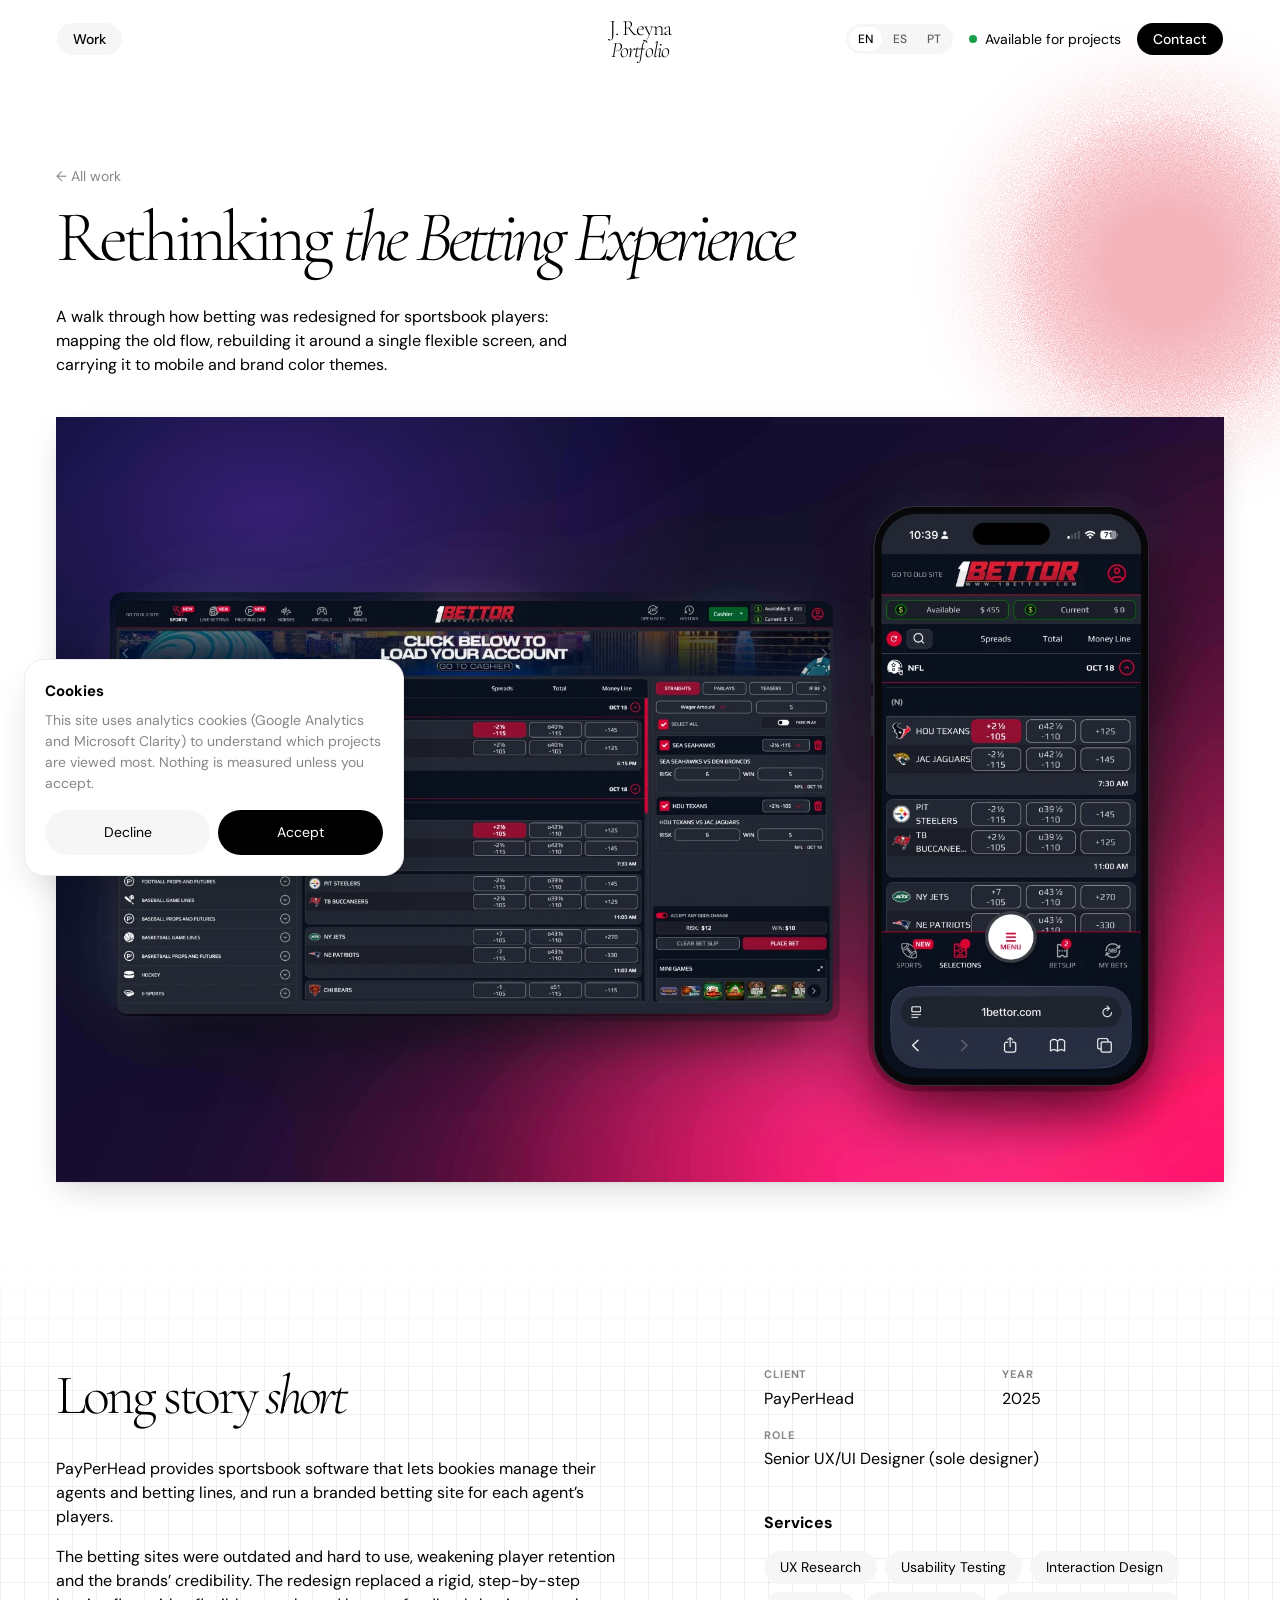
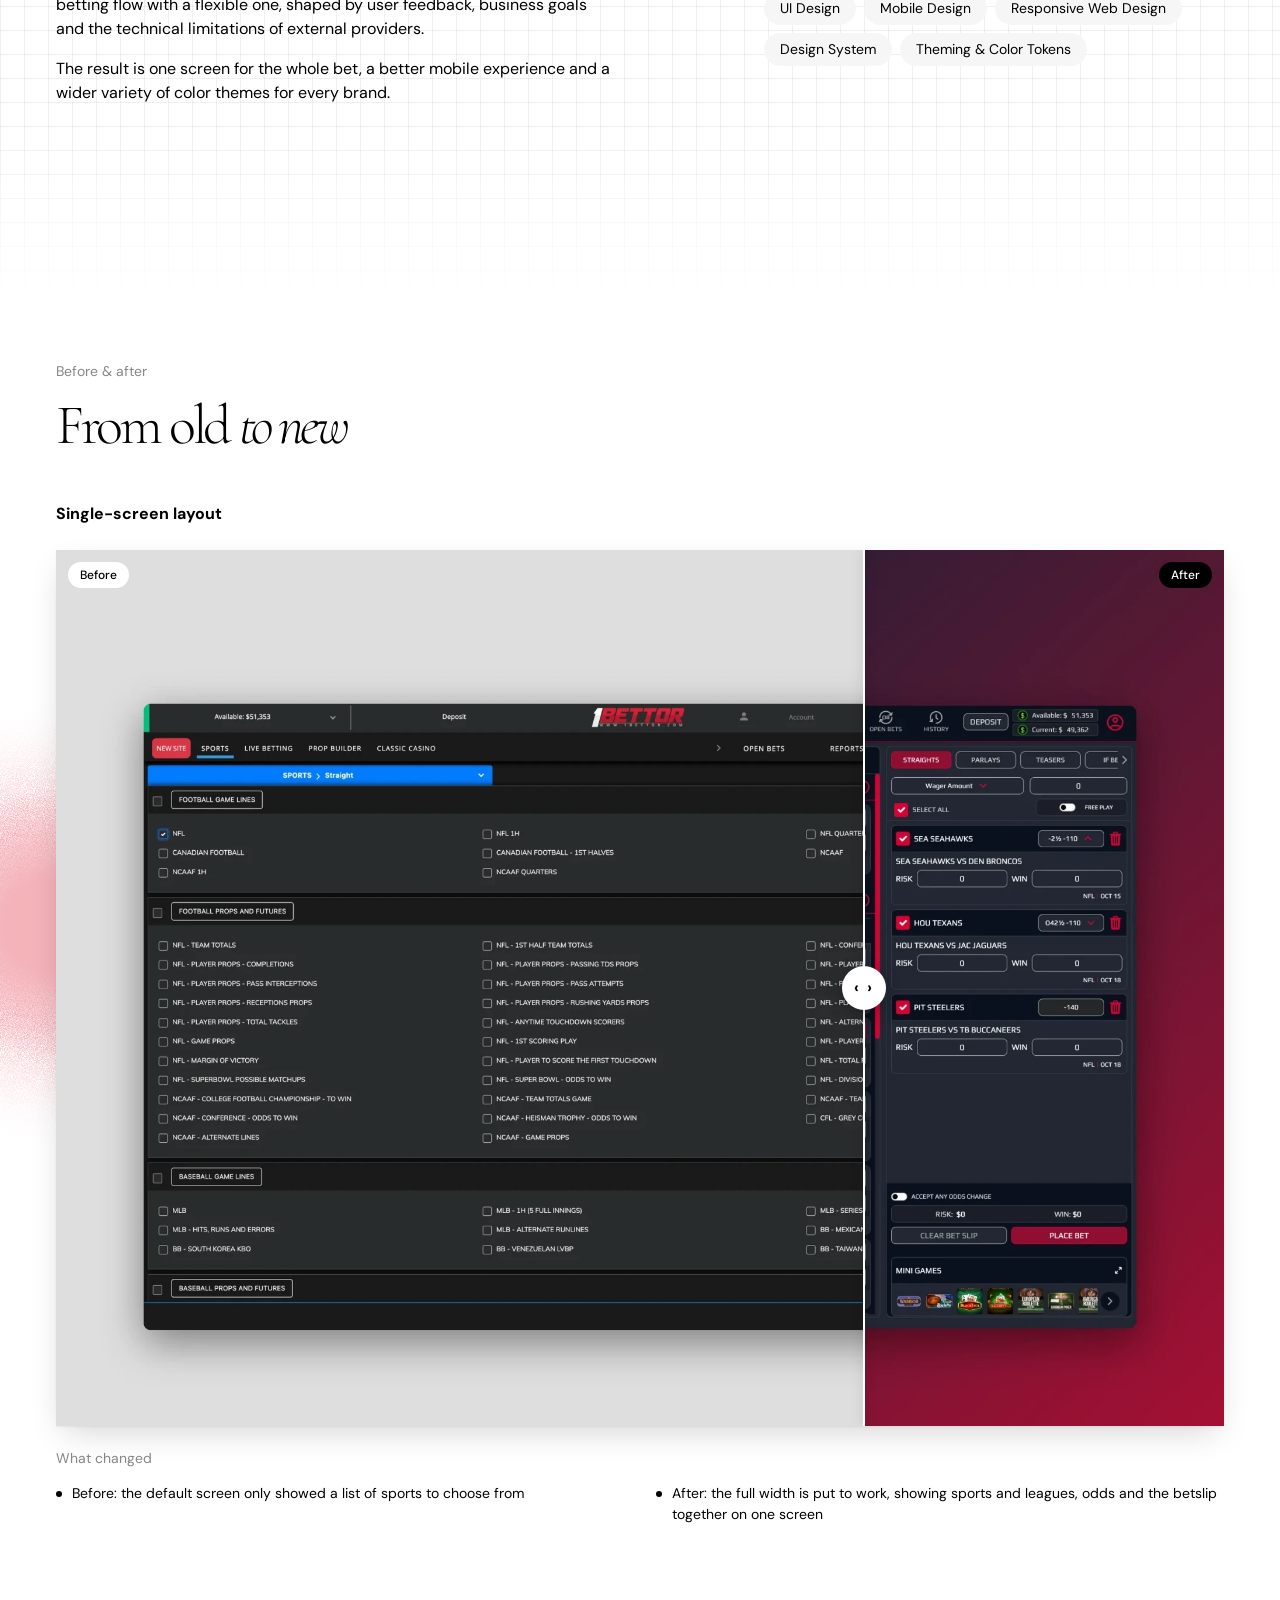
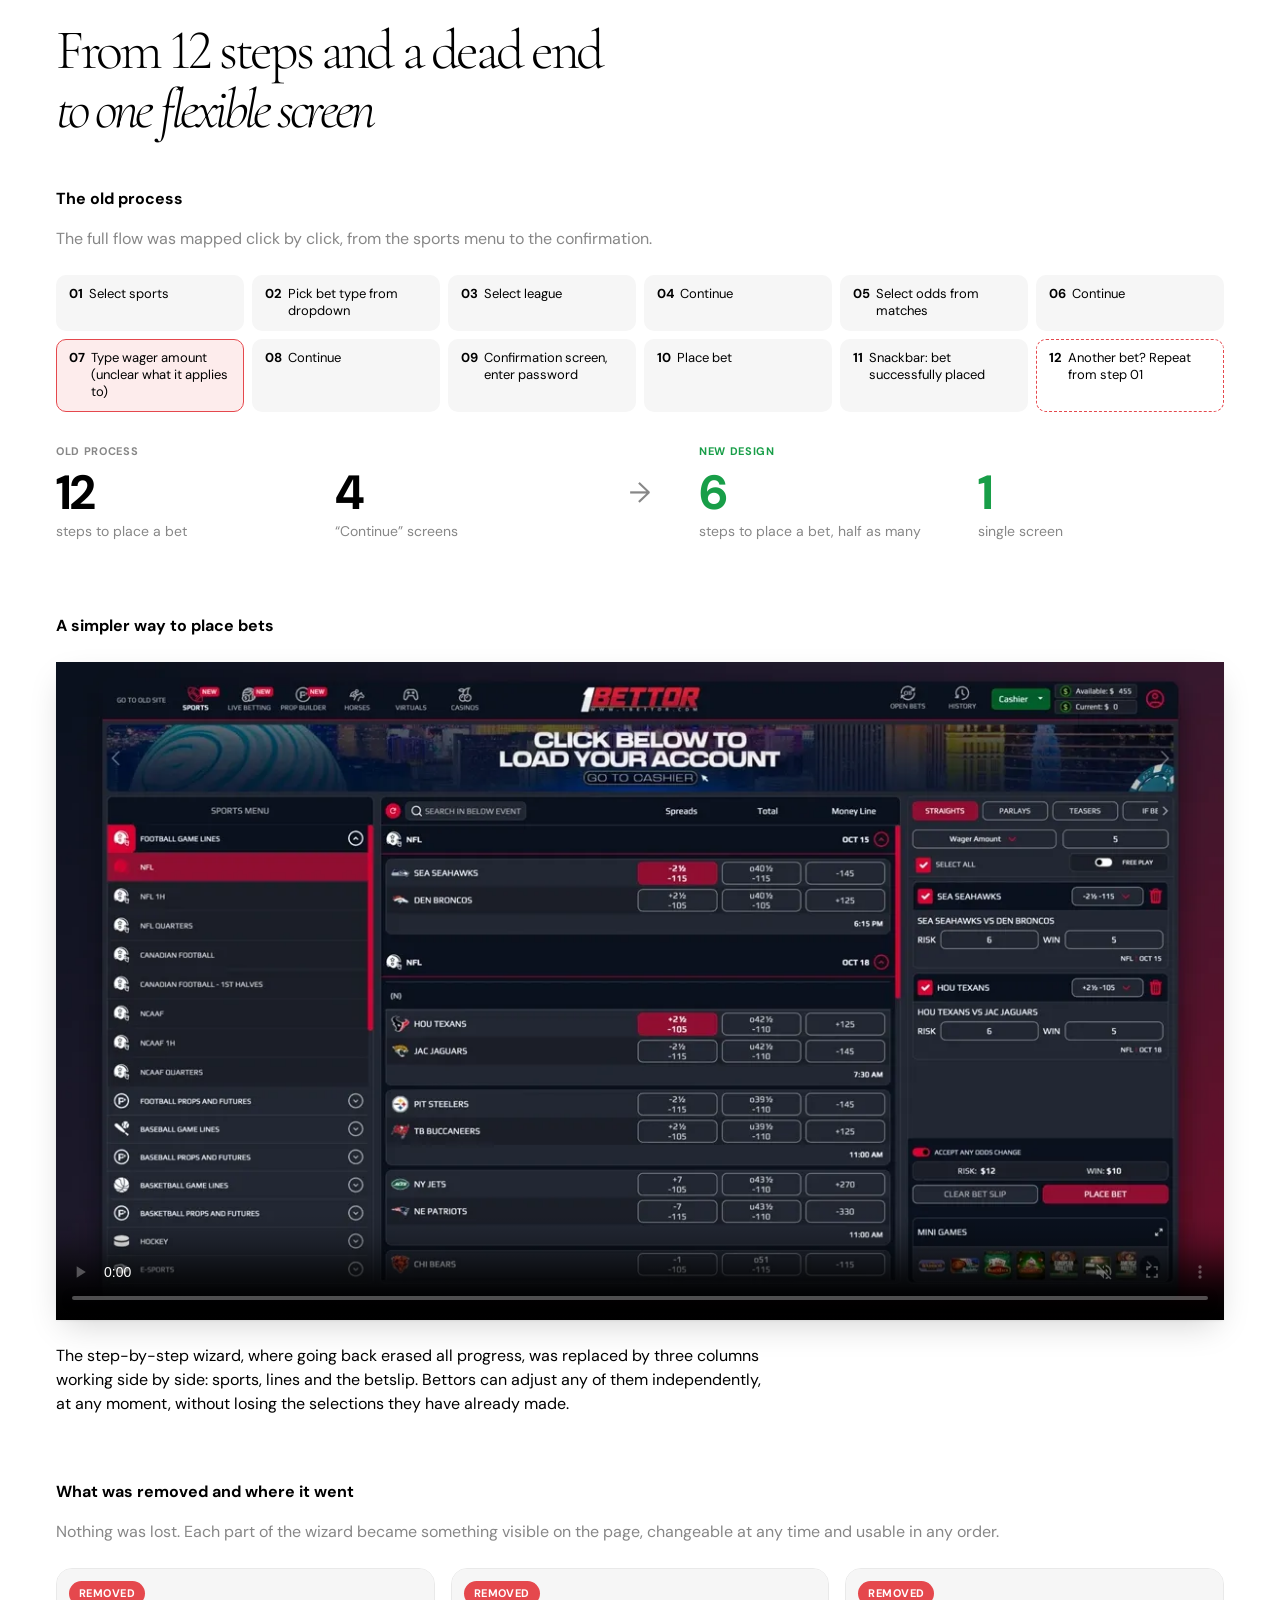
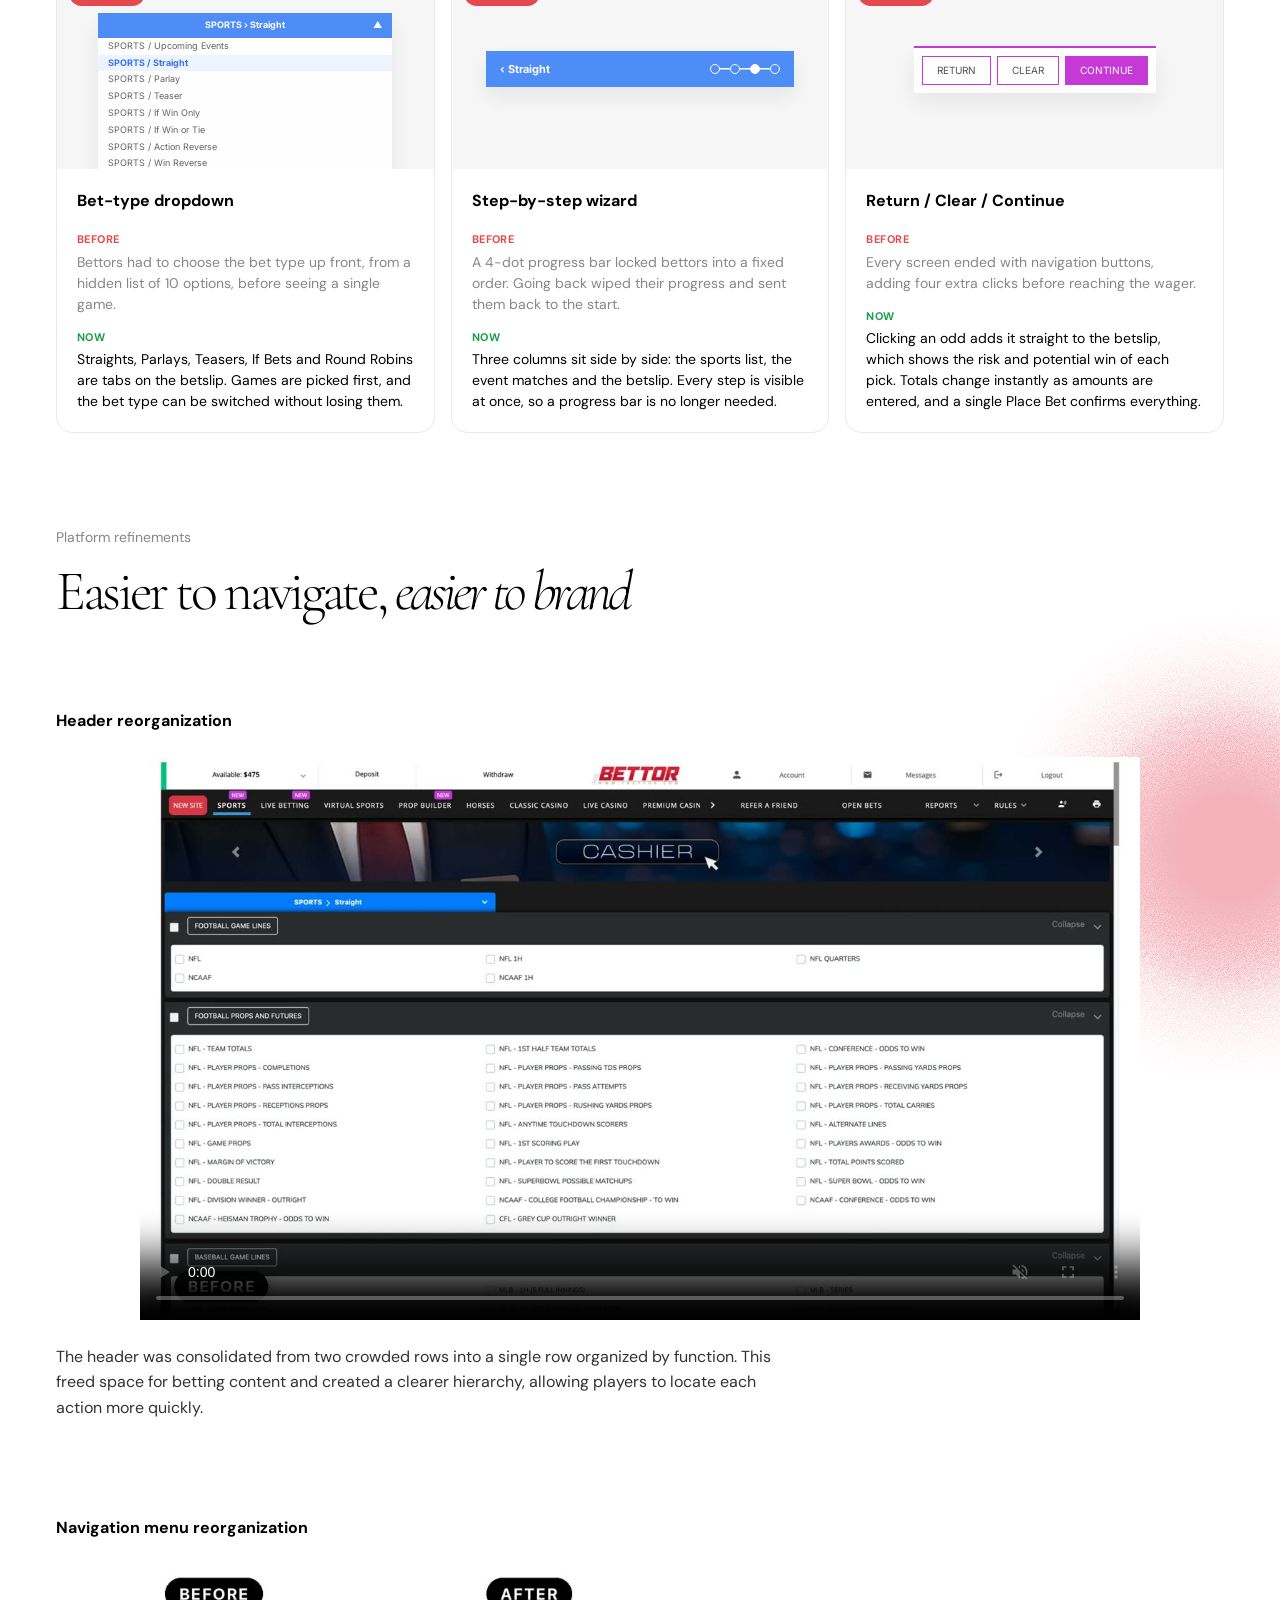
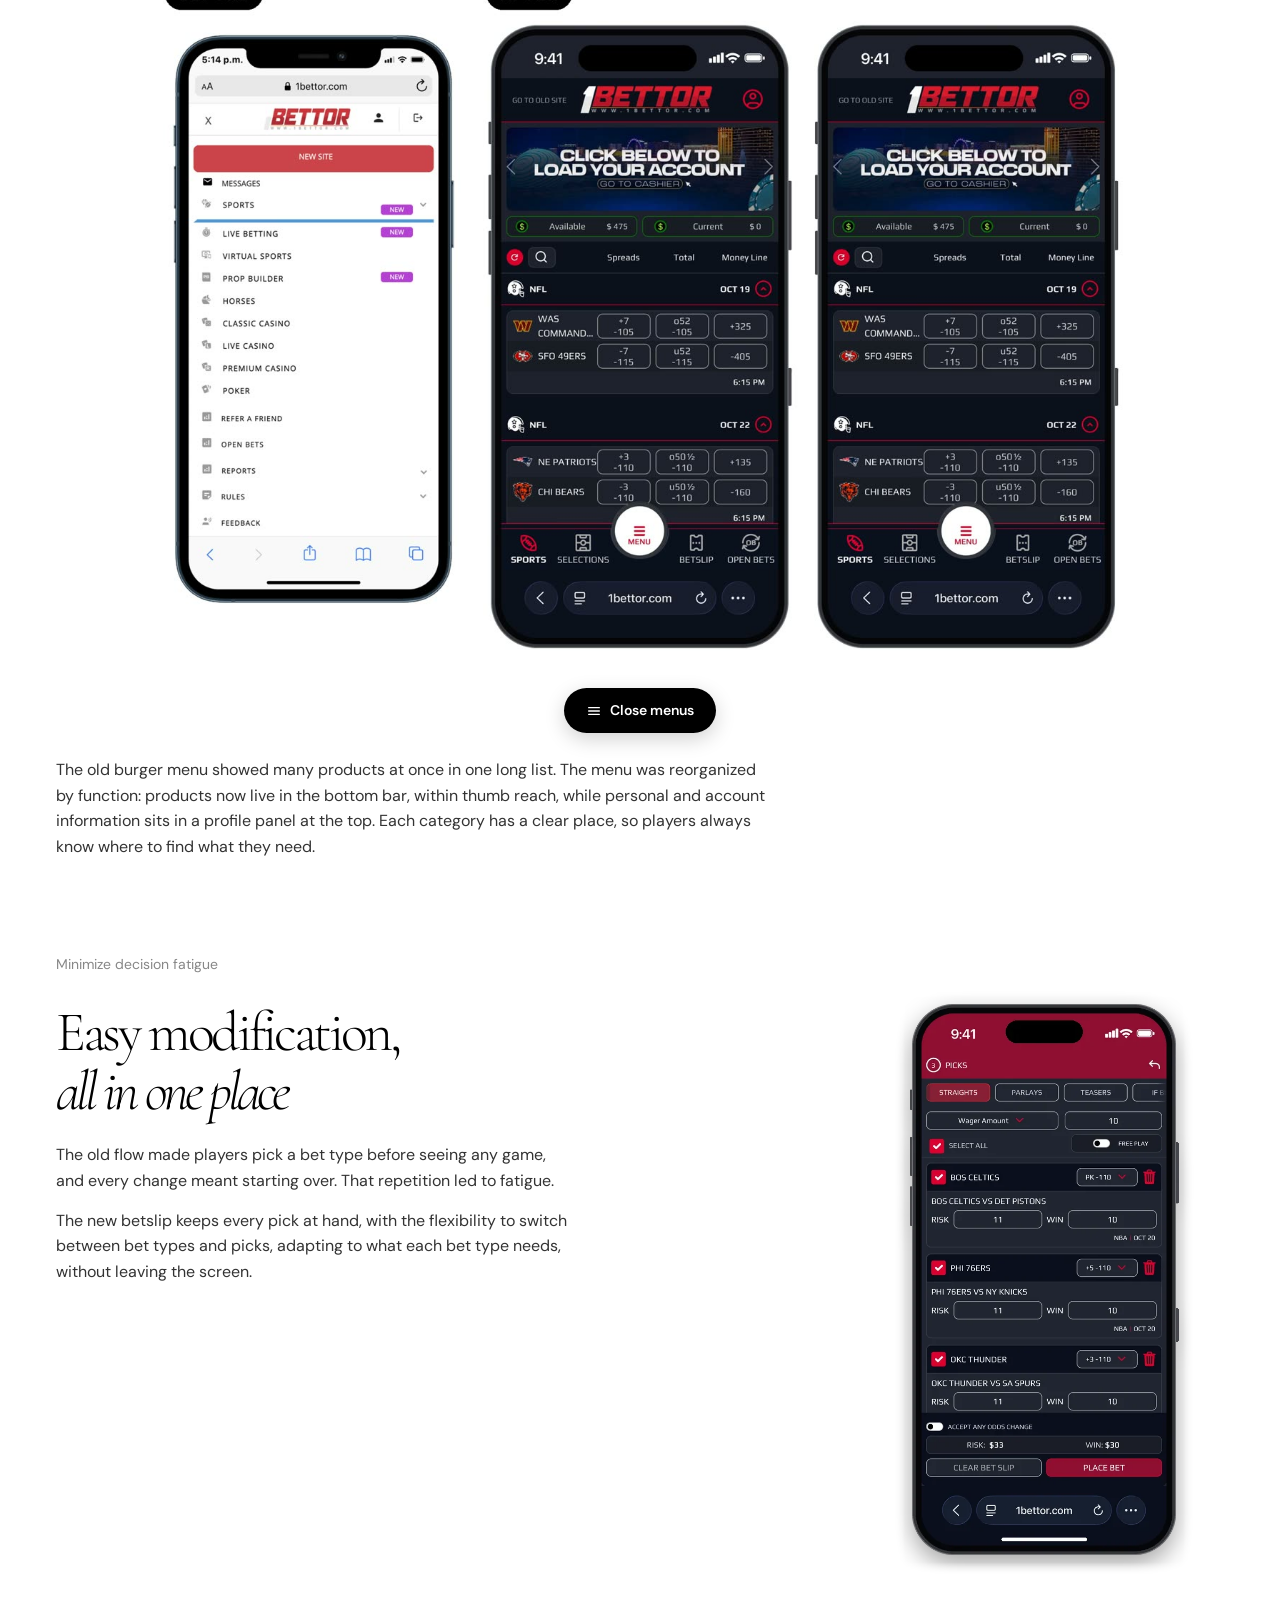
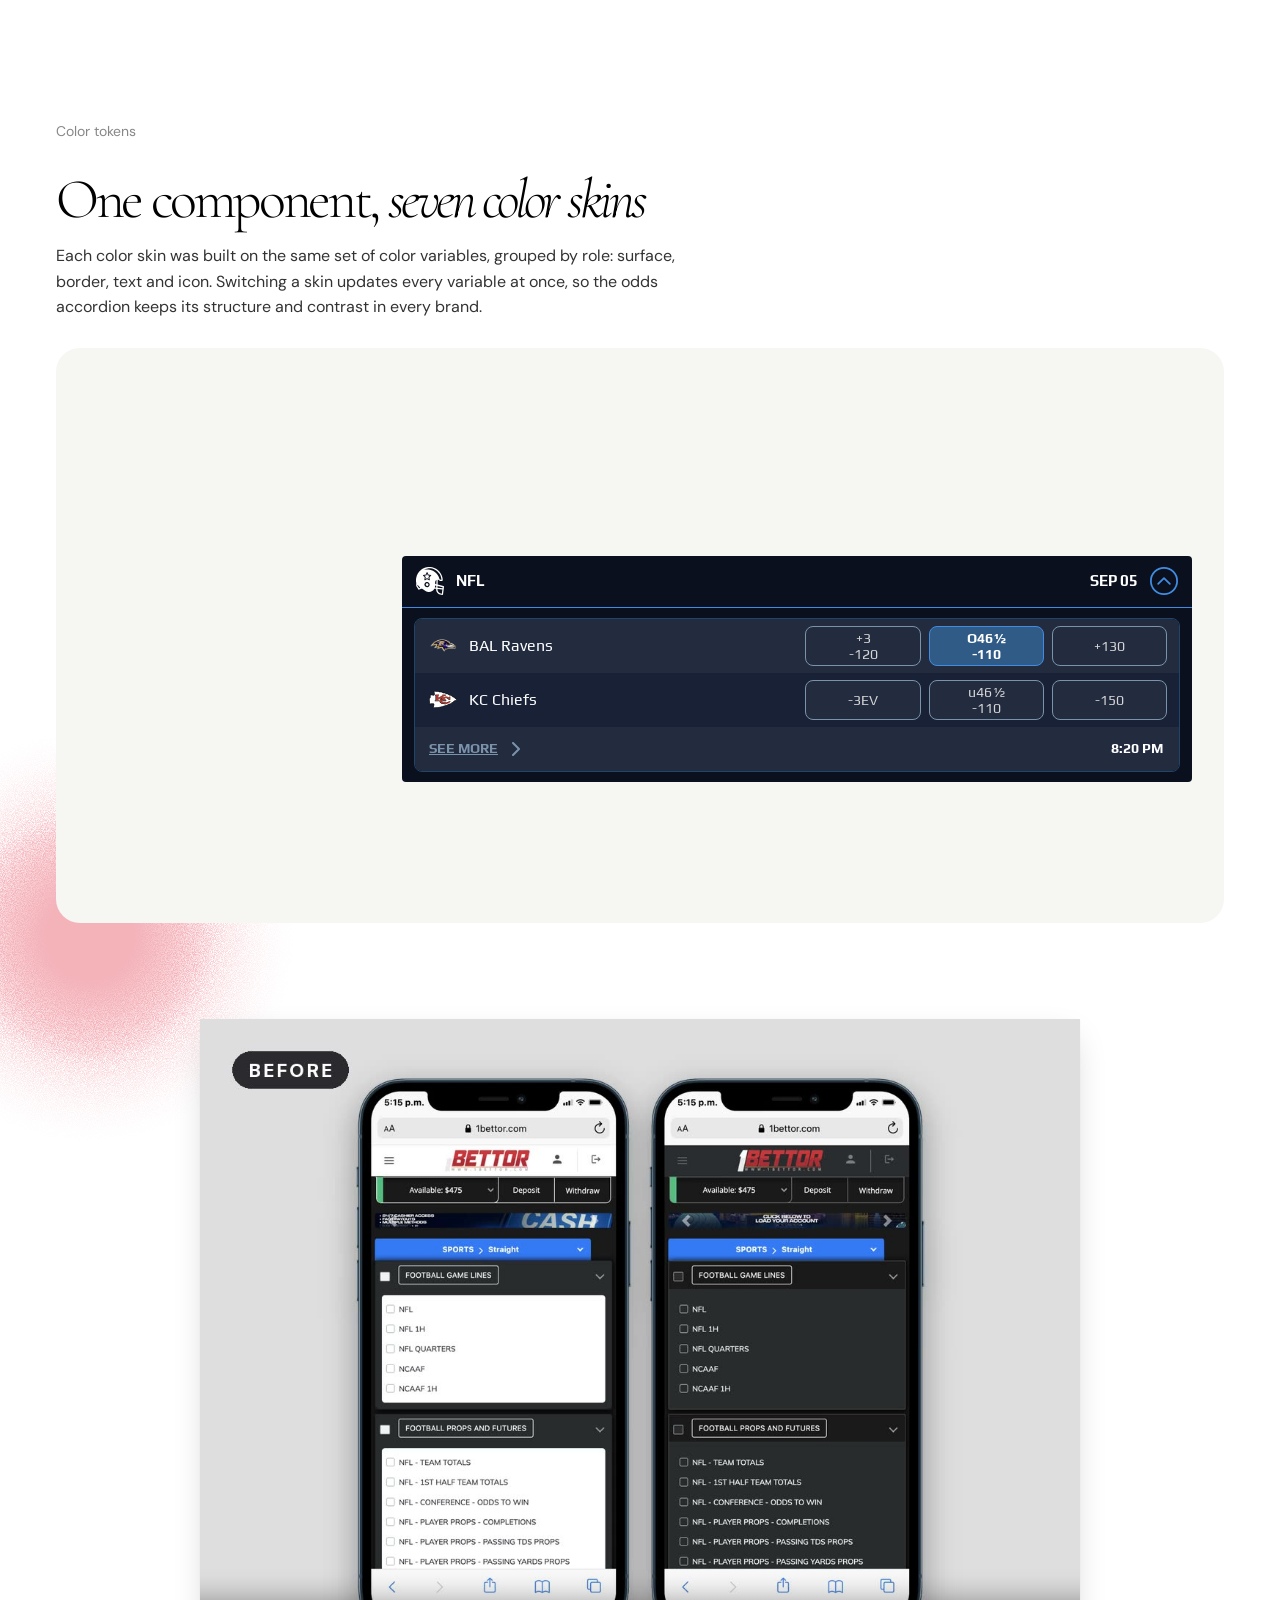
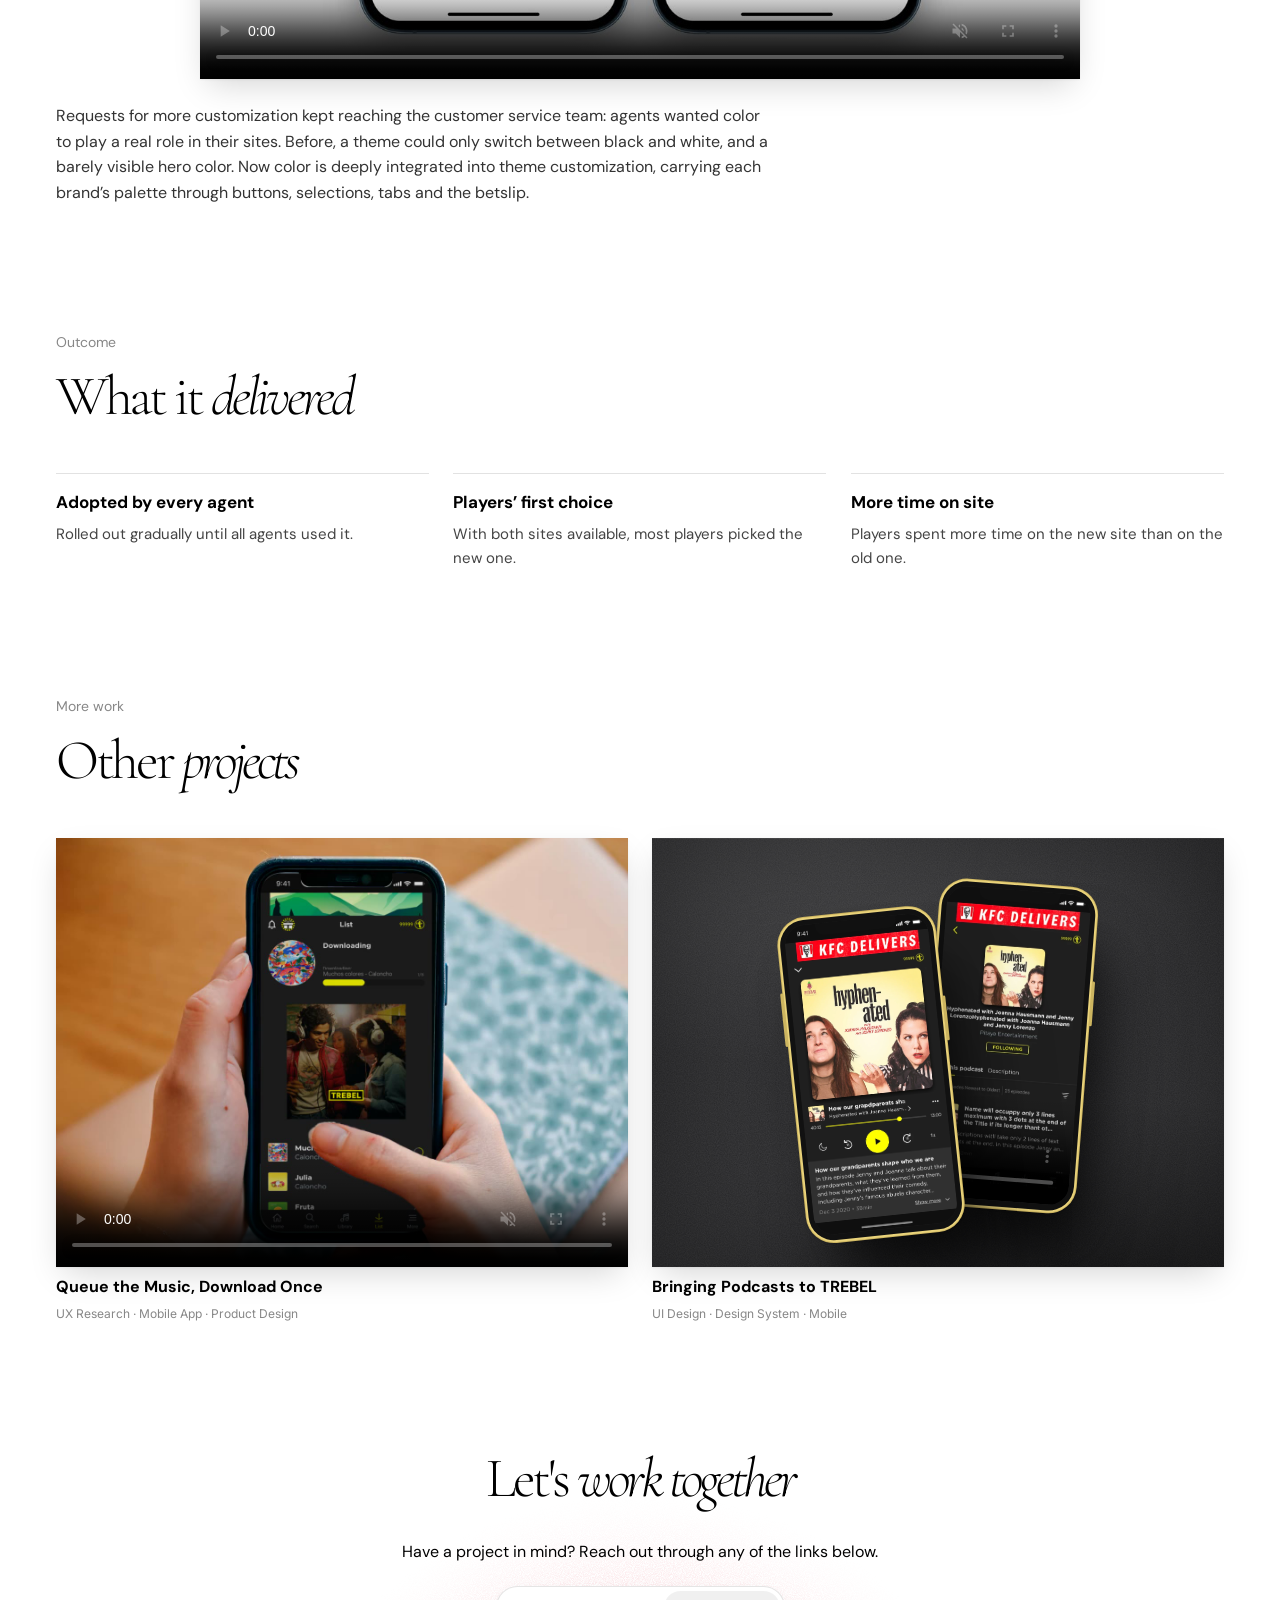
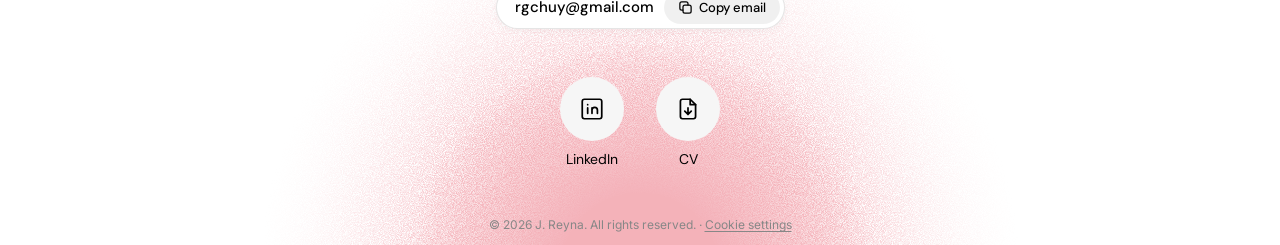
<file: project-1.html>
<!doctype html>
<html lang="en">
<head>
  <meta charset="utf-8">
  <meta name="viewport" content="width=device-width, initial-scale=1">
  <title>Rethinking the Betting Experience — J. Reyna</title>
  <meta name="description" content="A walk through how betting was redesigned for sportsbook players: mapping the old flow, rebuilding it around a single flexible screen, and carrying it to mobile and brand color themes.">
  <link rel="preconnect" href="https://fonts.googleapis.com">
  <link rel="preconnect" href="https://fonts.gstatic.com" crossorigin>
  <link href="https://fonts.googleapis.com/css2?family=Cormorant+Garamond:ital,wght@0,300;1,300&family=DM+Sans:wght@400;500;700&family=Inter:wght@400&family=Play:wght@400;700&display=swap" rel="stylesheet">
  <link rel="stylesheet" href="styles.css?v=147">
</head>
<body class="has-orbs" style="--project-color: #e0243a;">

  <!-- Grainy gradient orbs in the project color (ref. Cornelius "Point" cover) -->
  <div class="orbs" aria-hidden="true">
    <span class="orb orb--1"></span>
    <span class="orb orb--2"></span>
    <span class="orb orb--3"></span>
    <span class="orb orb--4"></span>
  </div>

  <!-- ============ HEADER (fixed; becomes a floating bubble on scroll) ============ -->
  <header class="site-header" id="header">
    <div class="header-inner">
      <nav class="nav-left" aria-label="Primary">
        <a class="pill pill--soft" href="index.html#work">Work</a>
      </nav>

      <a class="wordmark" href="index.html" aria-label="J. Reyna — home">
        <span>J. Reyna</span>
        <span class="wordmark-sub">Portfolio</span>
      </a>

      <div class="nav-right">
        <nav class="lang-switch" aria-label="Language"><a href="project-1.html" hreflang="en" lang="en" aria-current="page">EN</a><a href="es/project-1.html" hreflang="es" lang="es">ES</a><a href="pt/project-1.html" hreflang="pt-BR" lang="pt-BR">PT</a></nav>
        <span class="availability"><i class="dot" aria-hidden="true"></i><span class="availability-text">Available for projects</span></span>
        <a class="pill pill--black" href="#contact">Contact</a>
      </div>
    </div>
  </header>

  <main id="top">

    <!-- ============ TITLE + SHORT DESCRIPTION ============ -->
    <section class="hero project-hero">
      <p class="eyebrow"><a href="index.html#work">← All work</a></p>
      <h1 class="display">Rethinking <em>the Betting Experience</em></h1>
      <p class="lead">A walk through how betting was redesigned for sportsbook players: mapping the old flow, rebuilding it around a single flexible screen, and carrying it to mobile and brand color themes.</p>
    </section>

    <!-- ============ PROJECT IMAGE (replace the span with an <img>) ============ -->
    <section class="project-image">
      <div class="thumb thumb--natural motion-shot"><img src="images/project-1-bg.jpg" alt="Rethinking the Betting Experience — desktop and mobile betting experience"><svg class="shot-bg" viewBox="0 0 2000 1310" preserveAspectRatio="xMidYMid slice" aria-hidden="true"><defs><radialGradient id="p1h-g1"><stop offset="0" stop-color="#e0194a" stop-opacity=".55"/><stop offset="1" stop-color="#e0194a" stop-opacity="0"/></radialGradient><radialGradient id="p1h-g2"><stop offset="0" stop-color="#6a2bd1" stop-opacity=".45"/><stop offset="1" stop-color="#6a2bd1" stop-opacity="0"/></radialGradient><mask id="p1h-m"><rect width="2000" height="1310" fill="#fff"/><rect x="92" y="300" width="1250" height="735" rx="22" fill="#000"/><rect x="1390" y="142" width="492" height="1013" rx="84" fill="#000"/></mask></defs><g mask="url(#p1h-m)"><ellipse class="shot-glow shot-glow--1" cx="1560" cy="1205" rx="840" ry="550" fill="url(#p1h-g1)"/><ellipse class="shot-glow shot-glow--2" cx="360" cy="157" rx="760" ry="497" fill="url(#p1h-g2)"/></g></svg><span class="shot-layer shot-layer--desk" style="left:5.150%;top:24.046%;width:61.350%;height:54.198%;border-radius:1.63% / 2.82%;background-image:url('images/project-1.webp');background-size:162.999% 184.507%;background-position:13.325% 52.500%;" aria-hidden="true"></span><span class="shot-layer shot-layer--phone" style="left:69.800%;top:11.603%;width:23.800%;height:75.802%;border-radius:16.39% / 7.85%;background-image:url('images/project-1.webp');background-size:420.168% 131.923%;background-position:91.601% 47.950%;" aria-hidden="true"></span></div>
    </section>

    <!-- ============ STORY (left) + SERVICES & TOOLS (right) ============ -->
    <section class="section project-detail">
      <div class="story">
        <h2 class="display display--md">Long story <em>short</em></h2>
        <div class="story-text">
          <p>PayPerHead provides sportsbook software that lets bookies manage their agents and betting lines, and run a branded betting site for each agent’s players.</p>
          <p>The betting sites were outdated and hard to use, weakening player retention and the brands’ credibility. The redesign replaced a rigid, step-by-step betting flow with a flexible one, shaped by user feedback, business goals and the technical limitations of external providers.</p>
          <p>The result is one screen for the whole bet, a better mobile experience and a wider variety of color themes for every brand.</p>
        </div>
      </div>
      <aside class="facts">
        <dl class="fact fact-meta">
          <div><dt>Client</dt><dd>PayPerHead</dd></div>
          <div><dt>Year</dt><dd>2025</dd></div>
          <div class="fact-role"><dt>Role</dt><dd>Senior UX/UI Designer (sole designer)</dd></div>
        </dl>
        <div class="fact">
          <h3>Services</h3>
          <ul class="tags"><li>UX Research</li><li>Usability Testing</li><li>Interaction Design</li><li>UI Design</li><li>Mobile Design</li><li>Responsive Web Design</li><li>Design System</li><li>Theming &amp; Color Tokens</li></ul>
        </div>
        <div class="fact">
          <h3>Tools</h3>
          <ul class="tags"><li>Figma</li><li>FigJam</li></ul>
        </div>
      </aside>
    </section>

    <!-- ============ BEFORE / AFTER ============
         Desktop: Before · What changed · After per row.
         Mobile: one image + Before/After toggle; flips to After automatically the first time it scrolls into view. -->
    <section class="section" id="before-after">
      <div class="section-head">
        <p class="eyebrow">Before &amp; after</p>
        <h2 class="display display--md">From old <em>to new</em></h2>
      </div>
      <div class="compare-list">
        <!-- Single-screen layout: drag the line to compare old vs new -->
        <article class="slider-row">
          <h3>Single-screen layout</h3>
          <div class="slider-compare slider-compare--wide" data-slider style="--pos: 50%;">
            <img class="slider-img" data-src="images/project-1-after-single-screen.webp" width="2000" height="1500" alt="New 1Bettor sportsbook: sports menu, game lines and betslip together on one screen">
            <div class="slider-before">
              <img class="slider-img" data-src="images/project-1-before-single-screen.webp" width="2000" height="1500" alt="Old 1Bettor sportsbook: sport selection list with checkboxes and a Continue step before seeing lines">
            </div>
            <span class="slider-label slider-label--before">Before</span>
            <span class="slider-label slider-label--after">After</span>
            <div class="slider-handle" aria-hidden="true"><span class="slider-knob">‹ ›</span></div>
            <input class="slider-range" type="range" min="0" max="100" value="50" step="0.5" aria-label="Drag to compare the old and new site">
          </div>
          <div class="compare-notes">
            <p class="eyebrow">What changed</p>
            <ul><li>Before: the default screen only showed a list of sports to choose from</li><li>After: the full width is put to work, showing sports and leagues, odds and the betslip together on one screen</li></ul>
          </div>
        </article>
        <!-- Single-image highlight (no before/after) -->
        <article class="feature">
          <h2 class="display display--md feature-headline">From 12 steps and a dead&nbsp;end<br> <em>to one flexible screen</em></h2>

          <div class="process">
            <h3>The old process</h3>
            <p class="process-sub">The full flow was mapped click by click, from the sports menu to the confirmation.</p>
            <ol class="process-steps">
              <li class="process-step"><span class="process-num">01</span><span>Select sports</span></li>
              <li class="process-step"><span class="process-num">02</span><span>Pick bet type from dropdown</span></li>
              <li class="process-step"><span class="process-num">03</span><span>Select league</span></li>
              <li class="process-step"><span class="process-num">04</span><span>Continue</span></li>
              <li class="process-step"><span class="process-num">05</span><span>Select odds from matches</span></li>
              <li class="process-step"><span class="process-num">06</span><span>Continue</span></li>
              <li class="process-step process-step--pain"><span class="process-num">07</span><span>Type wager amount (unclear what it applies to)</span></li>
              <li class="process-step"><span class="process-num">08</span><span>Continue</span></li>
              <li class="process-step"><span class="process-num">09</span><span>Confirmation screen, enter password</span></li>
              <li class="process-step"><span class="process-num">10</span><span>Place bet</span></li>
              <li class="process-step"><span class="process-num">11</span><span>Snackbar: bet successfully placed</span></li>
              <li class="process-step process-step--loop"><span class="process-num">12</span><span>Another bet? Repeat from step 01</span></li>
            </ol>
            <div class="process-stats">
              <div class="stat-group">
                <p class="stat-group-label">Old process</p>
                <div class="stat-items">
                  <div><strong>12</strong><span>steps to place a bet</span></div>
                  <div><strong>4</strong><span>“Continue” screens</span></div>
                </div>
              </div>
              <span class="stat-arrow" aria-hidden="true">→</span>
              <div class="stat-group stat-group--new">
                <p class="stat-group-label">New design</p>
                <div class="stat-items">
                  <div><strong>6</strong><span>steps to place a bet, half as many</span></div>
                  <div><strong>1</strong><span>single screen</span></div>
                </div>
              </div>
            </div>
          </div>

          <h3>A simpler way to place bets</h3>
          <figure class="feature-img thumb thumb--natural">
            <video src="assets/1bettor-desktop-to-mobile-v3.mp4" poster="assets/1bettor-desktop-to-mobile-poster.webp" data-play-in-view muted loop playsinline preload="auto" aria-label="New 1Bettor desktop layout: the sports menu, game lines and betslip columns become the Sports, Selections and Betslip tabs of the mobile footer, where a helmet icon rises to show each new selection"></video>
          </figure>
          <p class="feature-text">The step-by-step wizard, where going back erased all progress, was replaced by three columns working side by side: sports, lines and the betslip. Bettors can adjust any of them independently, at any moment, without losing the selections they have already made.</p>

          <!-- What was removed: desktop = 3 cards; mobile = stacked deck to swipe or tap through -->
          <div class="removed">
            <h3>What was removed and where it went</h3>
            <p class="process-sub">Nothing was lost. Each part of the wizard became something visible on the page, changeable at any time and usable in any order.</p>
            <div class="removed-deck" data-deck>
              <div class="removed-list">
                <article class="removed-card">
                  <div class="removed-visual">
                    <span class="removed-badge">Removed</span>
                    <div class="old-ui old-dropdown" aria-hidden="true">
                      <div class="old-dropdown-head">SPORTS › Straight <span>▲</span></div>
                      <ul><li>SPORTS / Upcoming Events</li><li class="is-on">SPORTS / Straight</li><li>SPORTS / Parlay</li><li>SPORTS / Teaser</li><li>SPORTS / If Win Only</li><li>SPORTS / If Win or Tie</li><li>SPORTS / Action Reverse</li><li>SPORTS / Win Reverse</li><li>SPORTS / Round Robin</li><li>SPORTS / Compact RR</li></ul>
                    </div>
                  </div>
                  <div class="removed-body">
                    <h4>Bet-type dropdown</h4>
                    <p class="removed-tag removed-tag--before">Before</p>
                    <p>Bettors had to choose the bet type up front, from a hidden list of 10 options, before seeing a single game.</p>
                    <p class="removed-tag removed-tag--now">Now</p>
                    <p>Straights, Parlays, Teasers, If Bets and Round Robins are tabs on the betslip. Games are picked first, and the bet type can be switched without losing them.</p>
                  </div>
                </article>
                <article class="removed-card">
                  <div class="removed-visual">
                    <span class="removed-badge">Removed</span>
                    <div class="old-ui old-wizard" aria-hidden="true">
                      <div class="old-wizard-bar"><span>‹ Straight</span><span class="old-dots"><i></i><i></i><i class="is-on"></i><i></i></span></div>
                    </div>
                  </div>
                  <div class="removed-body">
                    <h4>Step-by-step wizard</h4>
                    <p class="removed-tag removed-tag--before">Before</p>
                    <p>A 4-dot progress bar locked bettors into a fixed order. Going back wiped their progress and sent them back to the start.</p>
                    <p class="removed-tag removed-tag--now">Now</p>
                    <p>Three columns sit side by side: the sports list, the event matches and the betslip. Every step is visible at once, so a progress bar is no longer needed.</p>
                  </div>
                </article>
                <article class="removed-card">
                  <div class="removed-visual">
                    <span class="removed-badge">Removed</span>
                    <div class="old-ui old-buttons" aria-hidden="true">
                      <span>Return</span><span>Clear</span><span class="is-on">Continue</span>
                    </div>
                  </div>
                  <div class="removed-body">
                    <h4>Return / Clear / Continue</h4>
                    <p class="removed-tag removed-tag--before">Before</p>
                    <p>Every screen ended with navigation buttons, adding four extra clicks before reaching the wager.</p>
                    <p class="removed-tag removed-tag--now">Now</p>
                    <p>Clicking an odd adds it straight to the betslip, which shows the risk and potential win of each pick. Totals change instantly as amounts are entered, and a single Place Bet confirms everything.</p>
                  </div>
                </article>
              </div>
              <div class="removed-controls">
                <button type="button" data-deck-prev aria-label="Previous card">←</button>
                <span class="removed-count" data-deck-count>1 / 3</span>
                <button type="button" data-deck-next aria-label="Next card">→</button>
              </div>
            </div>
          </div>
        </article>

        <!-- Platform refinements: navigation (players) and branding (agents) -->
        <div class="subsection-head">
          <p class="eyebrow">Platform refinements</p>
          <h3 class="display display--md">Easier to navigate, <em>easier to brand</em></h3>
        </div>

        <!-- Desktop header: before/after video -->
        <article class="slider-row">
          <h3>Header reorganization</h3>
          <figure class="theme-video theme-video--wide">
            <video src="assets/1bettor-header-zoom.mp4?v=2" poster="assets/1bettor-header-zoom-poster.jpg?v=2" width="1920" height="1080" data-play-in-view muted loop playsinline preload="metadata" aria-label="Before and after of the 1Bettor desktop header: the old two-row header with cashier, account links and products spread out, then the new single-row header with products on the left, Open bets, History, Cashier and balance on the right, and a profile icon"></video>
          </figure>
          <p class="row-text">The header was consolidated from two crowded rows into a single row organized by function. This freed space for betting content and created a clearer hierarchy, allowing players to locate each action more quickly.</p>
        </article>

        <!-- Navigation menu: before/after videos; opens once in view, then the button toggles open/close -->
        <article class="slider-row menu-row">
          <h3>Navigation menu reorganization</h3>
          <figure class="menu-stage" data-menu-toggle>
            <div class="menu-videos">
              <video class="menu-video menu-video--open is-active" src="assets/1bettor-menus-open.mp4" poster="assets/1bettor-menus-poster.jpg" width="1960" height="1380" muted playsinline preload="auto" aria-label="Before: the old 1Bettor burger menu as one long list. After: the Menu button in the bottom bar opens the products grid, and the profile icon opens the user panel at the top with inbox, settings, rules, reports and log out"></video>
              <video class="menu-video menu-video--close" src="assets/1bettor-menus-close.mp4" width="1960" height="1380" muted playsinline preload="auto" aria-hidden="true"></video>
            </div>
            <button class="menu-toggle" type="button" aria-pressed="false">
              <svg viewBox="0 0 24 24" fill="none" stroke="currentColor" stroke-width="2" stroke-linecap="round" aria-hidden="true"><path d="M4 7h16M4 12h16M4 17h16"/></svg>
              <span>Open menus</span>
            </button>
          </figure>
          <p class="row-text">The old burger menu showed many products at once in one long list. The menu was reorganized by function: products now live in the bottom bar, within thumb reach, while personal and account information sits in a profile panel at the top. Each category has a clear place, so players always know where to find what they need.</p>
        </article>

        <!-- Decision fatigue: interactive betslip (auto-demo until the visitor interacts) -->
        <article class="fatigue">
          <div class="fatigue-copy">
            <p class="eyebrow">Minimize decision fatigue</p>
            <h3 class="display display--md">Easy modification,<br class="br-desktop"> <em>all in one place</em></h3>
            <p>The old flow made players pick a bet type before seeing any game, and every change meant starting over. That repetition led to fatigue.</p>
            <p>The new betslip keeps every pick at hand, with the flexibility to switch between bet types and picks, adapting to what each bet type needs, without leaving the screen.</p>
                      </div>

          <figure class="fatigue-shot">
            <img src="assets/1bettor-bet-types-phone.webp?v=2" width="676" height="1216" alt="1Bettor betslip on a phone switching between bet types while the picks stay on screen" loading="lazy">
          </figure>
        </article>

        <!-- Color tokens: the odds accordion annotated with its color variables; plays on its own, visitor can switch skin and token type -->
        <article class="tk" data-tokens>
          <div class="tk-copy">
            <p class="eyebrow">Color tokens</p>
            <h3 class="display display--md">One component, <em>seven color skins</em></h3>
            <p>Each color skin was built on the same set of color variables, grouped by role: surface, border, text and icon. Switching a skin updates every variable at once, so the odds accordion keeps its structure and contrast in every brand.</p>
          </div>

          <div class="tk-stage">
            <div class="tk-controls" aria-label="Color skin and token type">
              <div class="tk-skins" role="group" aria-label="Color skin">
                <button type="button" data-skin="ocean" aria-pressed="true"><i style="--sw:#418CE2"></i>Ocean Blue</button>
                <button type="button" data-skin="red" aria-pressed="false"><i style="--sw:#C92A38"></i>Dark Red</button>
                <button type="button" data-skin="forest" aria-pressed="false"><i style="--sw:#97C15C"></i>Forest</button>
                <button type="button" data-skin="gold" aria-pressed="false"><i style="--sw:#BAAC71"></i>Gold</button>
                <button type="button" data-skin="autumn" aria-pressed="false"><i style="--sw:#F19D38"></i>Autumn</button>
                <button type="button" data-skin="sapphire" aria-pressed="false"><i style="--sw:#041441"></i>Sapphire</button>
                <button type="button" data-skin="sky" aria-pressed="false"><i style="--sw:#DEE1E7"></i>Blue Sky</button>
              </div>
              <div class="tk-cats" role="group" aria-label="Token type">
                <button type="button" data-cat="surface" aria-pressed="true">Surface</button>
                <button type="button" data-cat="border" aria-pressed="false">Border</button>
                <button type="button" data-cat="text" aria-pressed="false">Text</button>
                <button type="button" data-cat="icon" aria-pressed="false">Icon</button>
              </div>
            </div>

            <div class="tk-board">
              <div class="tk-notes tk-notes--top"></div>
              <div class="tk-notes tk-notes--left"></div>
              <div class="tk-acc-wrap">
                <div class="tk-acc" data-tk-acc role="img" aria-label="Odds accordion for an NFL game, Baltimore Ravens against Kansas City Chiefs, with the total over selected">
                  <div class="tk-head" data-t="head">
                    <span class="tk-ico tk-ico--league" data-t="league-icon"></span>
                    <b data-t="league">NFL</b>
                    <span class="tk-spacer"></span>
                    <b>SEP 05</b>
                    <span class="tk-ico tk-ico--collapse" data-t="collapse"></span>
                  </div>
                  <div class="tk-body">
                    <div class="tk-card" data-t="card">
                      <div class="tk-row" data-t="row">
                        <span class="tk-logo"><img src="images/tokens/ravens.png" width="144" height="88" alt=""></span>
                        <span class="tk-team">BAL Ravens</span>
                        <span class="tk-odds"><span class="tk-odd" data-t="odd">+3<br>-120</span><span class="tk-odd tk-odd--sel" data-t="selected">O46½<br>-110</span><span class="tk-odd">+130</span></span>
                      </div>
                      <div class="tk-row tk-row--alt" data-t="row-alt">
                        <span class="tk-logo"><img src="images/tokens/chiefs.svg" width="48" height="29" alt=""></span>
                        <span class="tk-team">KC Chiefs</span>
                        <span class="tk-odds"><span class="tk-odd">-3EV</span><span class="tk-odd" data-t="odd-2">u46½<br>-110</span><span class="tk-odd">-150</span></span>
                      </div>
                      <div class="tk-foot" data-t="footer">
                        <span class="tk-more"><span data-t="see-more">SEE MORE</span><span class="tk-ico tk-ico--chev" data-t="arrow"></span></span>
                        <b>8:20 PM</b>
                      </div>
                    </div>
                  </div>
                </div>
              </div>
              <div class="tk-notes tk-notes--bottom"></div>
              <svg class="tk-lines" aria-hidden="true"></svg>
            </div>

            <!-- Callouts per token type: data-target is the element the line points to, data-side where the callout sits on wide screens -->
            <ol class="tk-src" hidden>
              <li data-cat="surface" data-token="surface-page" data-target="head" data-side="left" data-ax="0" data-ay=".5"><code>color-surface-page</code><span>header &amp; page</span></li>
              <li data-cat="surface" data-token="surface-card" data-target="row" data-side="left" data-ax="0" data-ay=".5"><code>color-surface-card</code><span>rows &amp; footer</span></li>
              <li data-cat="surface" data-token="surface-row-alt" data-target="row-alt" data-side="left" data-ax="0" data-ay=".5"><code>color-surface-row-alt</code><span>alternate row</span></li>
              <li data-cat="surface" data-token="surface-card" data-target="footer" data-side="left" data-ax="0" data-ay=".5"><code>color-surface-card</code><span>footer</span></li>
              <li data-cat="surface" data-token="surface-selected" data-target="selected" data-side="top" data-ax=".5" data-ay="0"><code>color-surface-selected</code><span>selected price</span></li>
              <li data-cat="border" data-token="border-accent" data-target="head" data-side="left" data-ax="0" data-ay="1"><code>color-border-accent</code><span>header line</span></li>
              <li data-cat="border" data-token="border-card" data-target="card" data-side="left" data-ax="0" data-ay=".85"><code>color-border-card</code><span>card outline</span></li>
              <li data-cat="border" data-token="border-odds" data-target="odd" data-side="top" data-ax=".5" data-ay="0"><code>color-border-odds</code><span>price outline</span></li>
              <li data-cat="border" data-token="border-accent" data-target="selected" data-side="top" data-ax=".5" data-ay="0"><code>color-border-accent</code><span>selected outline</span></li>
              <li data-cat="text" data-token="text-primary" data-target="league" data-side="top" data-ax=".5" data-ay="0"><code>color-text-primary</code><span>league, date, teams, time</span></li>
              <li data-cat="text" data-token="text-selected" data-target="selected" data-side="top" data-ax=".5" data-ay="0"><code>color-text-selected</code><span>selected price</span></li>
              <li data-cat="text" data-token="text-action" data-target="see-more" data-side="bottom" data-ax=".5" data-ay="1"><code>color-text-action</code><span>see more link</span></li>
              <li data-cat="text" data-token="text-odds" data-target="odd-2" data-side="bottom" data-ax=".5" data-ay="1"><code>color-text-odds</code><span>price text</span></li>
              <li data-cat="icon" data-token="icon-primary" data-target="league-icon" data-side="left" data-ax="0" data-ay=".5"><code>color-icon-primary</code><span>league icon</span></li>
              <li data-cat="icon" data-token="border-accent" data-target="collapse" data-side="top" data-ax=".5" data-ay="0"><code>color-border-accent</code><span>collapse chevron</span></li>
              <li data-cat="icon" data-token="icon-action" data-target="arrow" data-side="bottom" data-ax=".5" data-ay="1"><code>color-icon-action</code><span>see more arrow</span></li>
            </ol>
          </div>
        </article>

        <!-- Real color theme personalization: video + short story -->
        <article class="slider-row">
          <figure class="theme-video">
            <video src="assets/1bettor-themes-before-after.mp4?v=2" poster="assets/1bettor-themes-before-after-poster.jpg?v=2" width="1200" height="900" data-play-in-view muted loop playsinline preload="metadata" aria-label="Before and after of the 1Bettor mobile site: the old dark theme with a limited set of hero colors, then the new site carrying each brand's palette through personalized color themes"></video>
          </figure>
          <p class="row-text">Requests for more customization kept reaching the customer service team: agents wanted color to play a real role in their sites. Before, a theme could only switch between black and white, and a barely visible hero color. Now color is deeply integrated into theme customization, carrying each brand’s palette through buttons, selections, tabs and the betslip.</p>

        </article>


      </div>
    </section>

    <!-- ============ OUTCOME: BENEFITS ============ -->
    <section class="section outcome" id="outcome">
      <div class="section-head">
        <p class="eyebrow">Outcome</p>
        <h2 class="display display--md">What it <em>delivered</em></h2>
      </div>
      <ul class="outcome-points">
        <li><b>Adopted by every agent</b><span>Rolled out gradually until all agents used it.</span></li>
        <li><b>Players’ first choice</b><span>With both sites available, most players picked the new one.</span></li>
        <li><b>More time on site</b><span>Players spent more time on the new site than on the old one.</span></li>
      </ul>
    </section>

    <!-- ============ MORE PROJECTS ============ -->
    <section class="section" id="more">
      <div class="section-head">
        <p class="eyebrow">More work</p>
        <h2 class="display display--md">Other <em>projects</em></h2>
      </div>
      <div class="more-grid">
        <a class="more-card" href="project-2.html">
          <span class="thumb thumb--more"><video src="assets/trebel-download-two-songs.mp4" poster="assets/trebel-download-two-songs-poster.jpg" width="1280" height="960" data-play-in-view muted loop playsinline preload="metadata" aria-label="Queue the Music, Download Once — hands holding an iPhone while TREBEL downloads two songs from a queue of 8, with an ad shown during the download"></video></span>
          <span class="more-title">Queue the Music, Download Once</span>
          <span class="meta">UX Research · Mobile App · Product Design</span>
        </a>
        <a class="more-card" href="project-3.html">
          <span class="thumb thumb--more thumb--scene"><span class="rubber-scene rubber-scene--thumb">
              <span class="iphone"><span class="iphone__screen">
                <span class="iphone__notch"></span>
                <img src="images/podcast-screens/7-player-indicator.webp?v=2" width="750" height="1624" alt="Podcast player on a phone" loading="lazy">
              </span></span>
              <span class="iphone"><span class="iphone__screen">
                <span class="iphone__notch"></span>
                <video src="assets/trebel-podcast-show-scroll.mp4?v=3" poster="assets/trebel-podcast-show-scroll-poster.jpg?v=3" width="750" height="1624" data-play-in-view muted loop playsinline preload="metadata" aria-label="Podcast show page scrolling through its episodes"></video>
              </span></span>
            </span></span>
          <span class="more-title">Bringing Podcasts to TREBEL</span>
          <span class="meta">UI Design · Design System · Mobile</span>
        </a>
      </div>
    </section>
  </main>

  <!-- ============ FOOTER / CONTACT ============ -->
  <footer class="footer" id="contact">
    <span class="orb orb--footer" aria-hidden="true"></span>
    <h2 class="display display--md">Let's <em>work together</em></h2>
    <p class="lead lead--center">Have a project in mind? Reach out through any of the links below.</p>

    <div class="email-pill">
      <span class="email-pill__addr">rgchuy@gmail.com</span>
      <button type="button" class="email-pill__btn" data-copy-email="rgchuy@gmail.com" aria-label="Copy email address rgchuy@gmail.com">
        <svg viewBox="0 0 24 24" fill="none" stroke="currentColor" stroke-width="2" stroke-linecap="round" stroke-linejoin="round" aria-hidden="true"><rect x="8" y="8" width="13" height="13" rx="3"/><path d="M16 8V6a3 3 0 0 0-3-3H6a3 3 0 0 0-3 3v7a3 3 0 0 0 3 3h2"/></svg>
        <span class="email-pill__label">Copy email</span>
      </button>
    </div>

    <ul class="contact-icons">
      <li>
        <a class="icon-btn" href="https://www.linkedin.com/in/jesus-reyna-gonzalez-114232109/" target="_blank" rel="noopener" aria-label="LinkedIn">
          <svg viewBox="0 0 24 24" fill="none" stroke="currentColor" stroke-width="1.6" stroke-linecap="round" stroke-linejoin="round"><rect x="3" y="3" width="18" height="18" rx="2"/><path d="M8 11v5M8 8v.01M12 16v-5M12 13a2.5 2.5 0 0 1 5 0v3"/></svg>
        </a>
        <span>LinkedIn</span>
      </li>
      <li>
        <a class="icon-btn" href="Jesus-Reyna-Senior-UX-UI-Product-Designer-CV.pdf" download aria-label="Download CV (PDF)">
          <svg viewBox="0 0 24 24" fill="none" stroke="currentColor" stroke-width="1.6" stroke-linecap="round" stroke-linejoin="round"><path d="M14 3H7a2 2 0 0 0-2 2v14a2 2 0 0 0 2 2h10a2 2 0 0 0 2-2V8z"/><path d="M14 3v5h5M12 11v6M9 14l3 3 3-3"/></svg>
        </a>
        <span>CV</span>
      </li>
    </ul>

    <p class="meta">© <span id="year">2026</span> J. Reyna. All rights reserved.</p>
  </footer>

  <script src="script.js?v=38"></script>
</body>
</html>
</file>
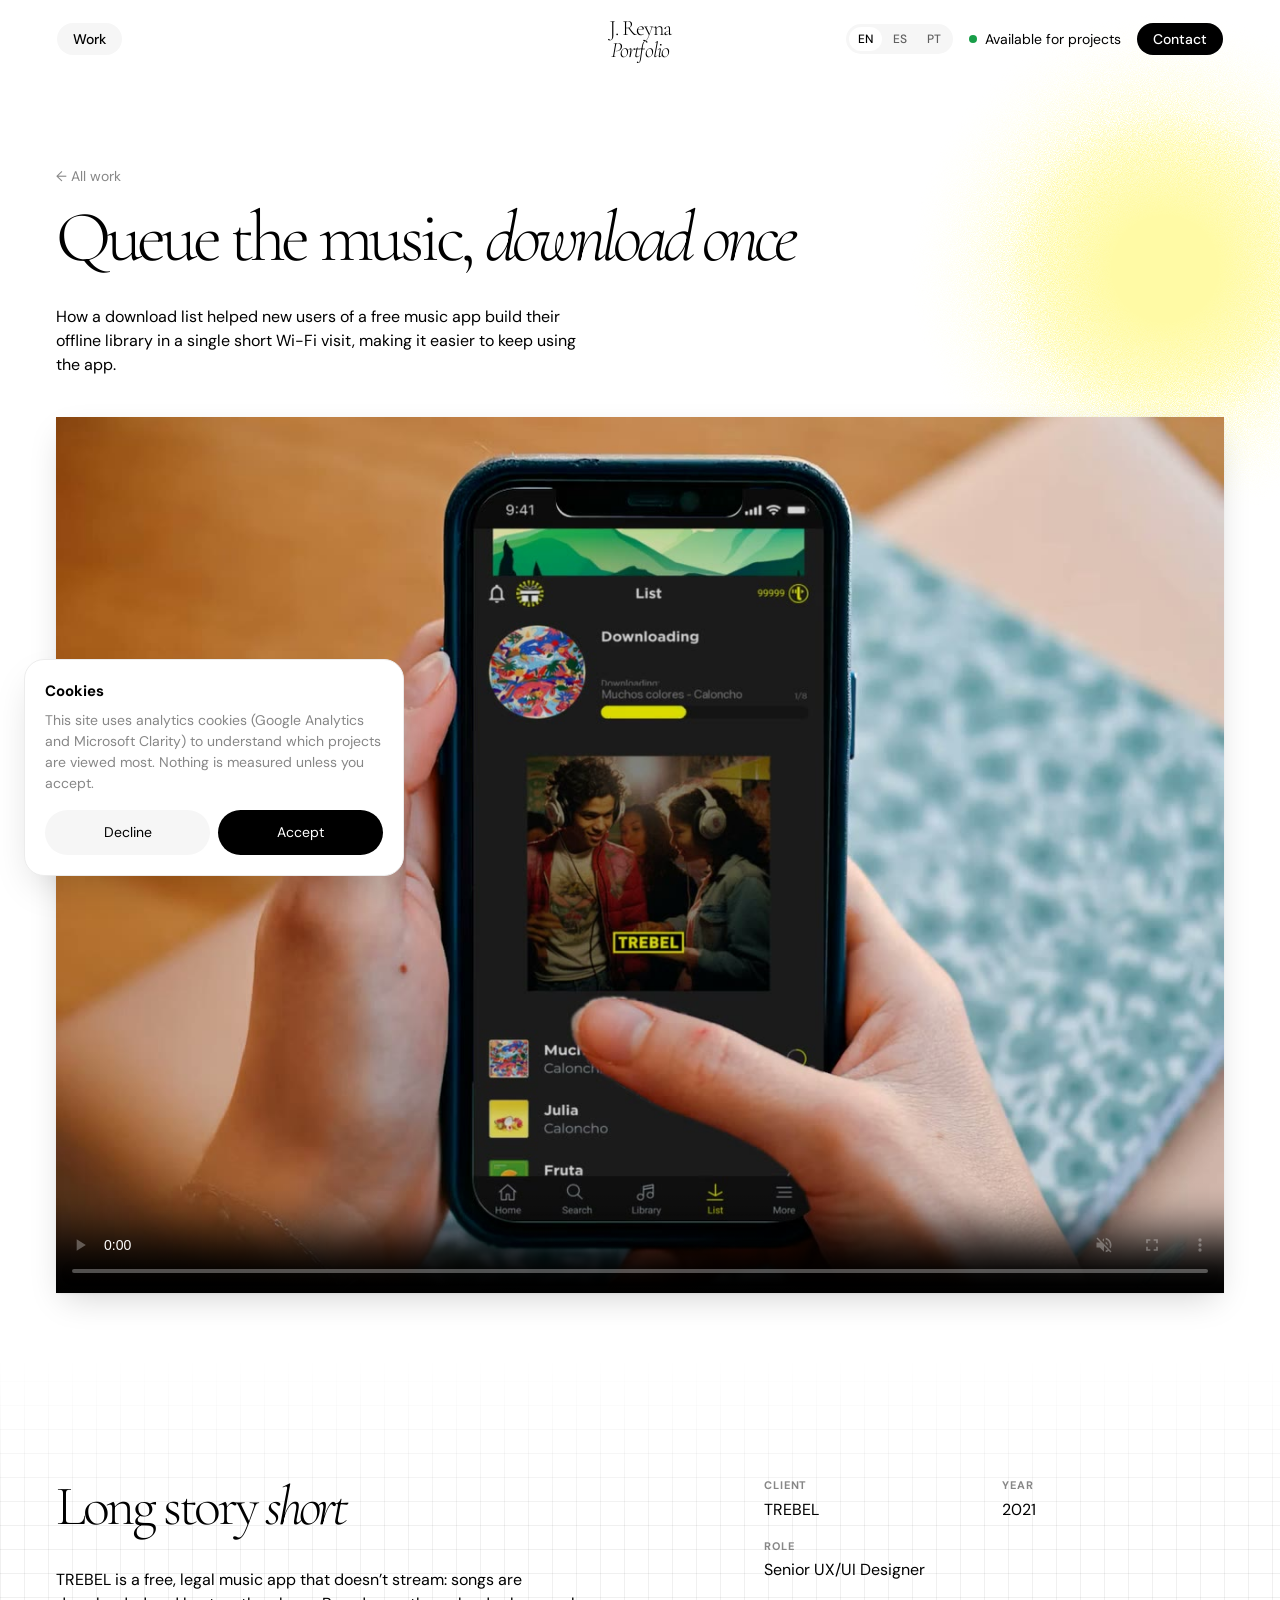
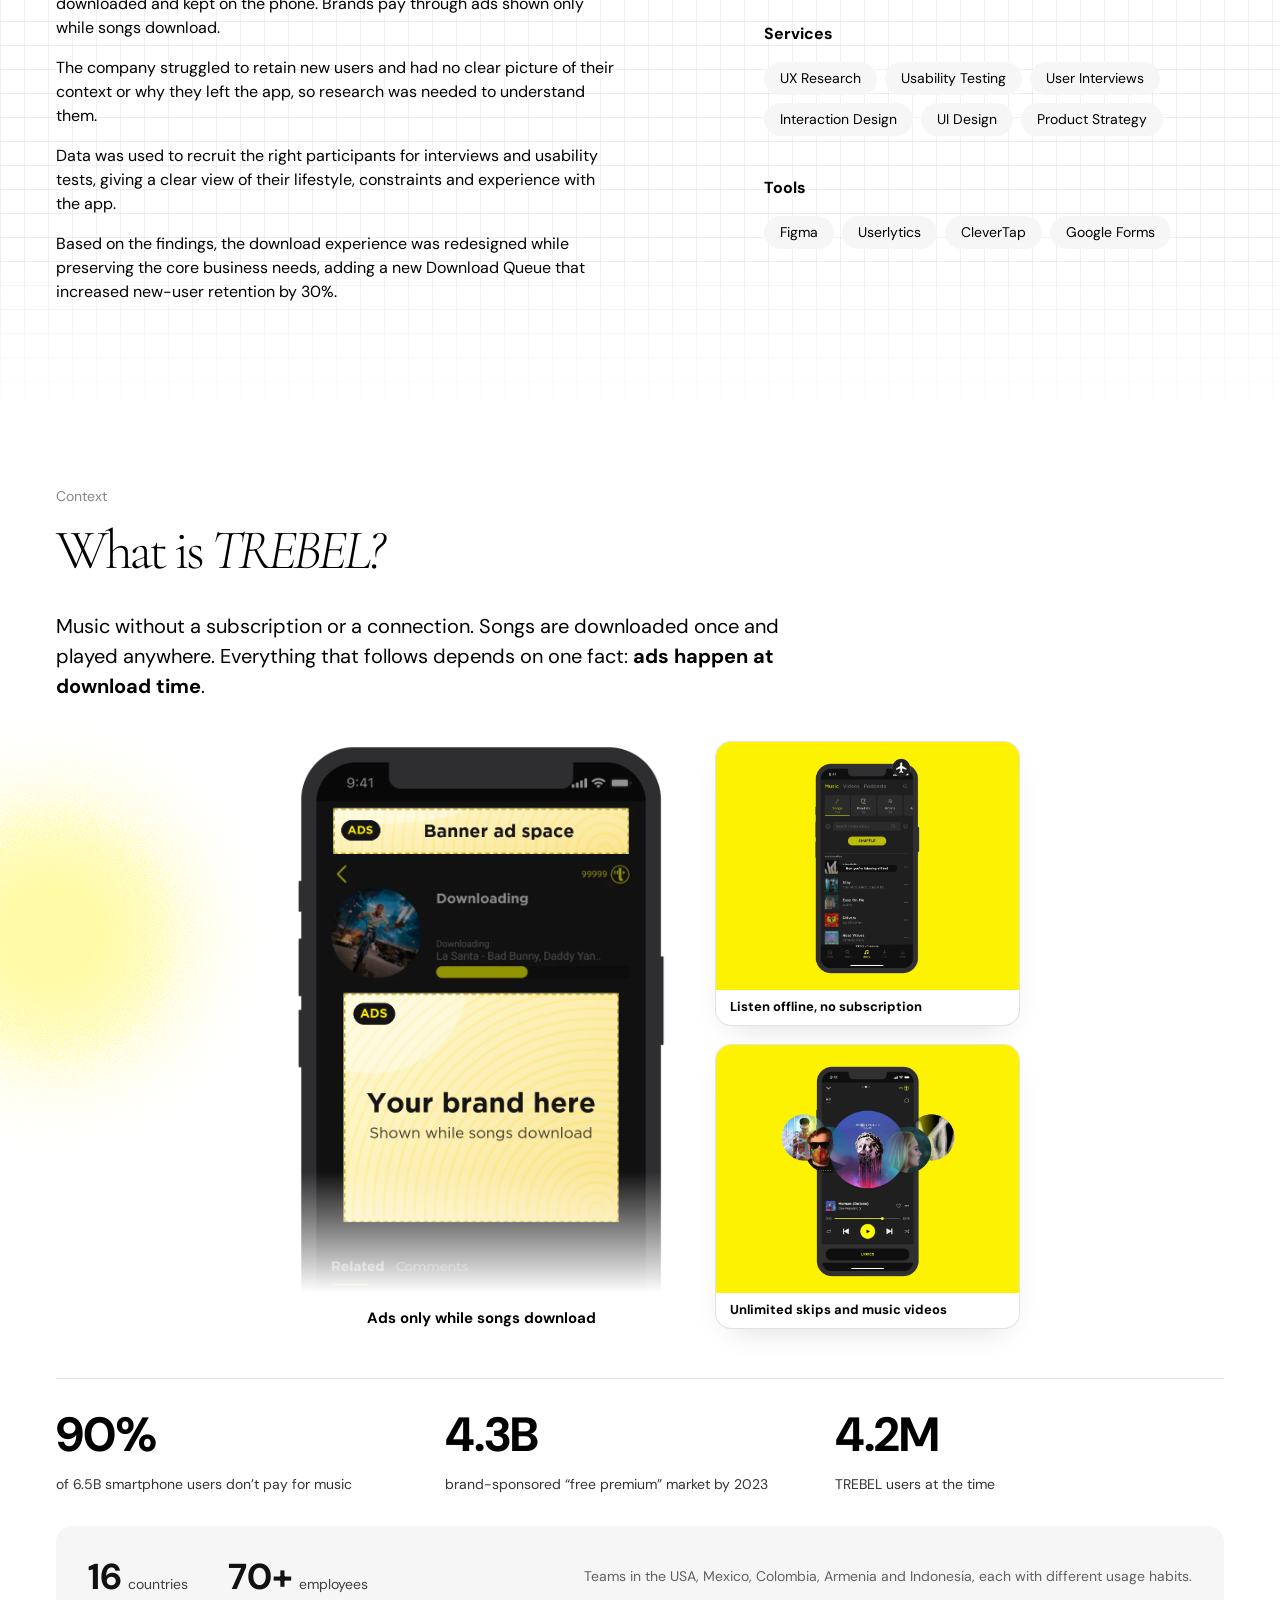
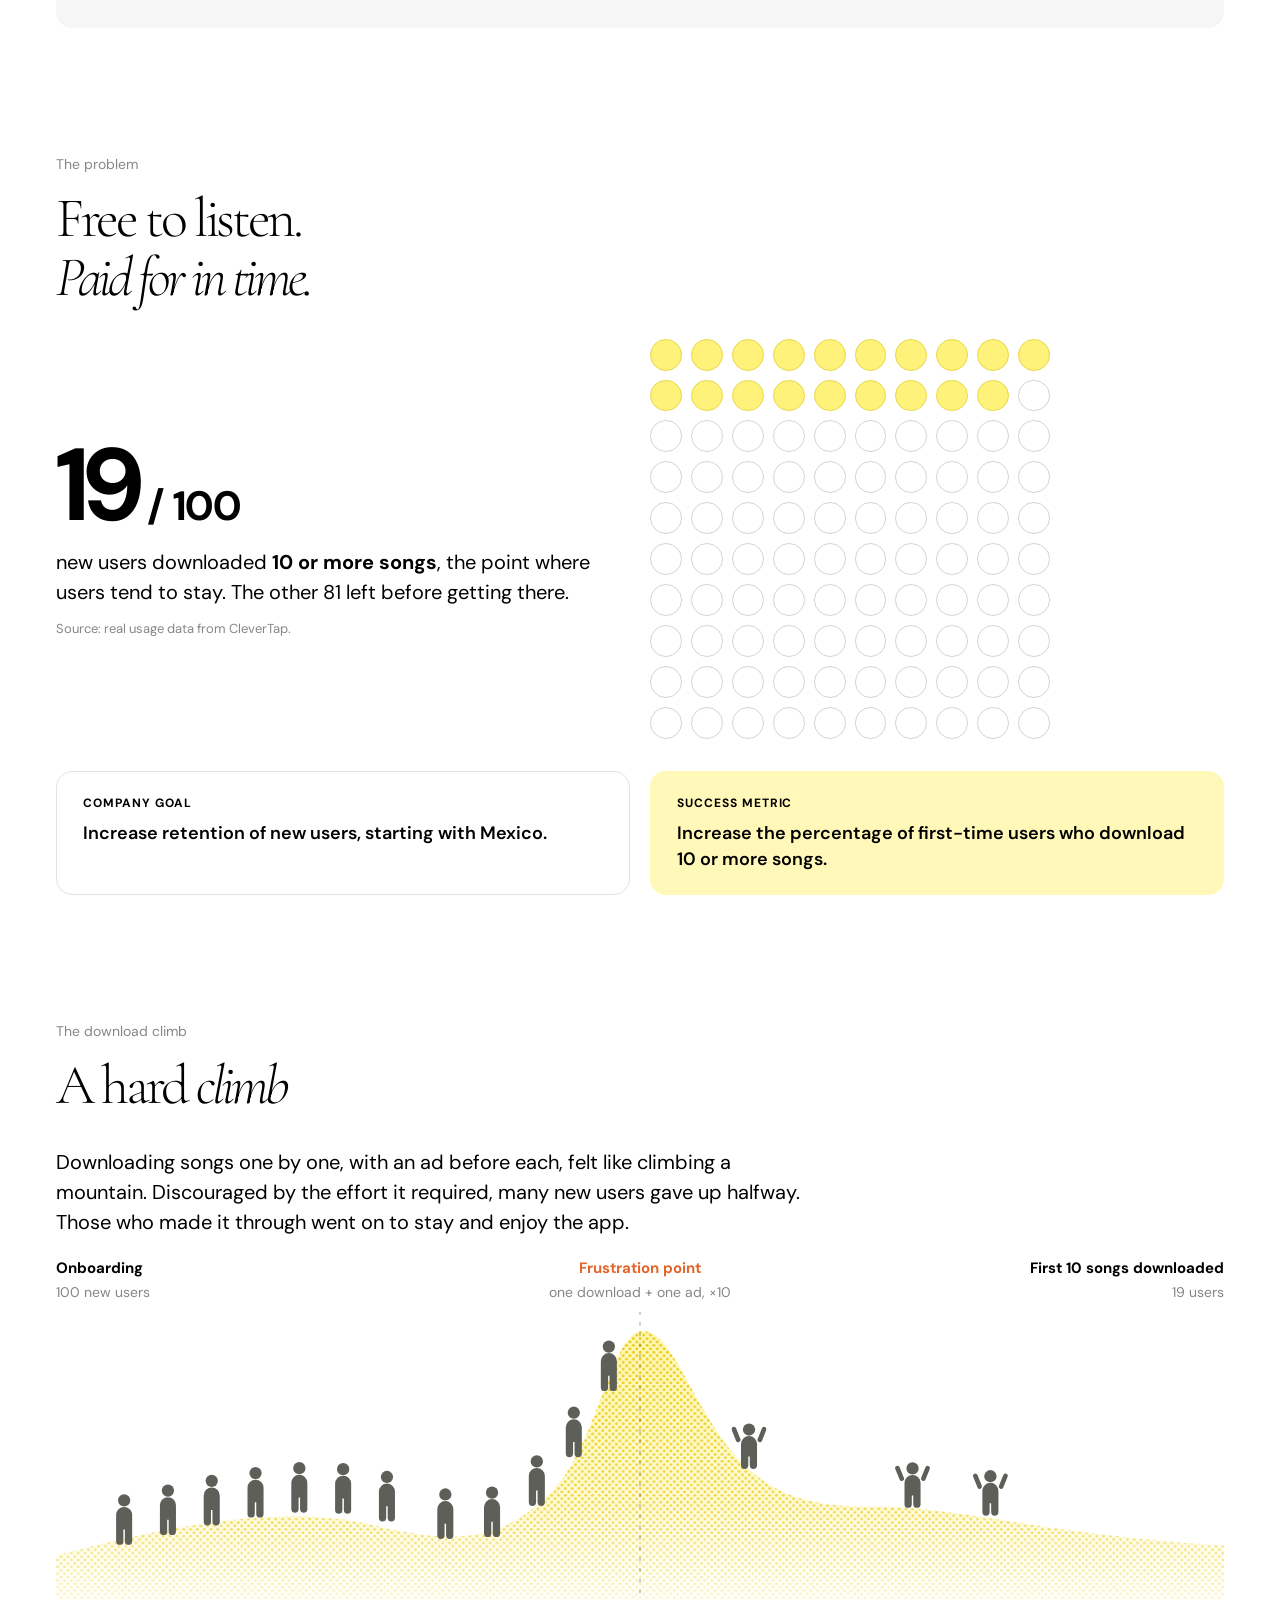
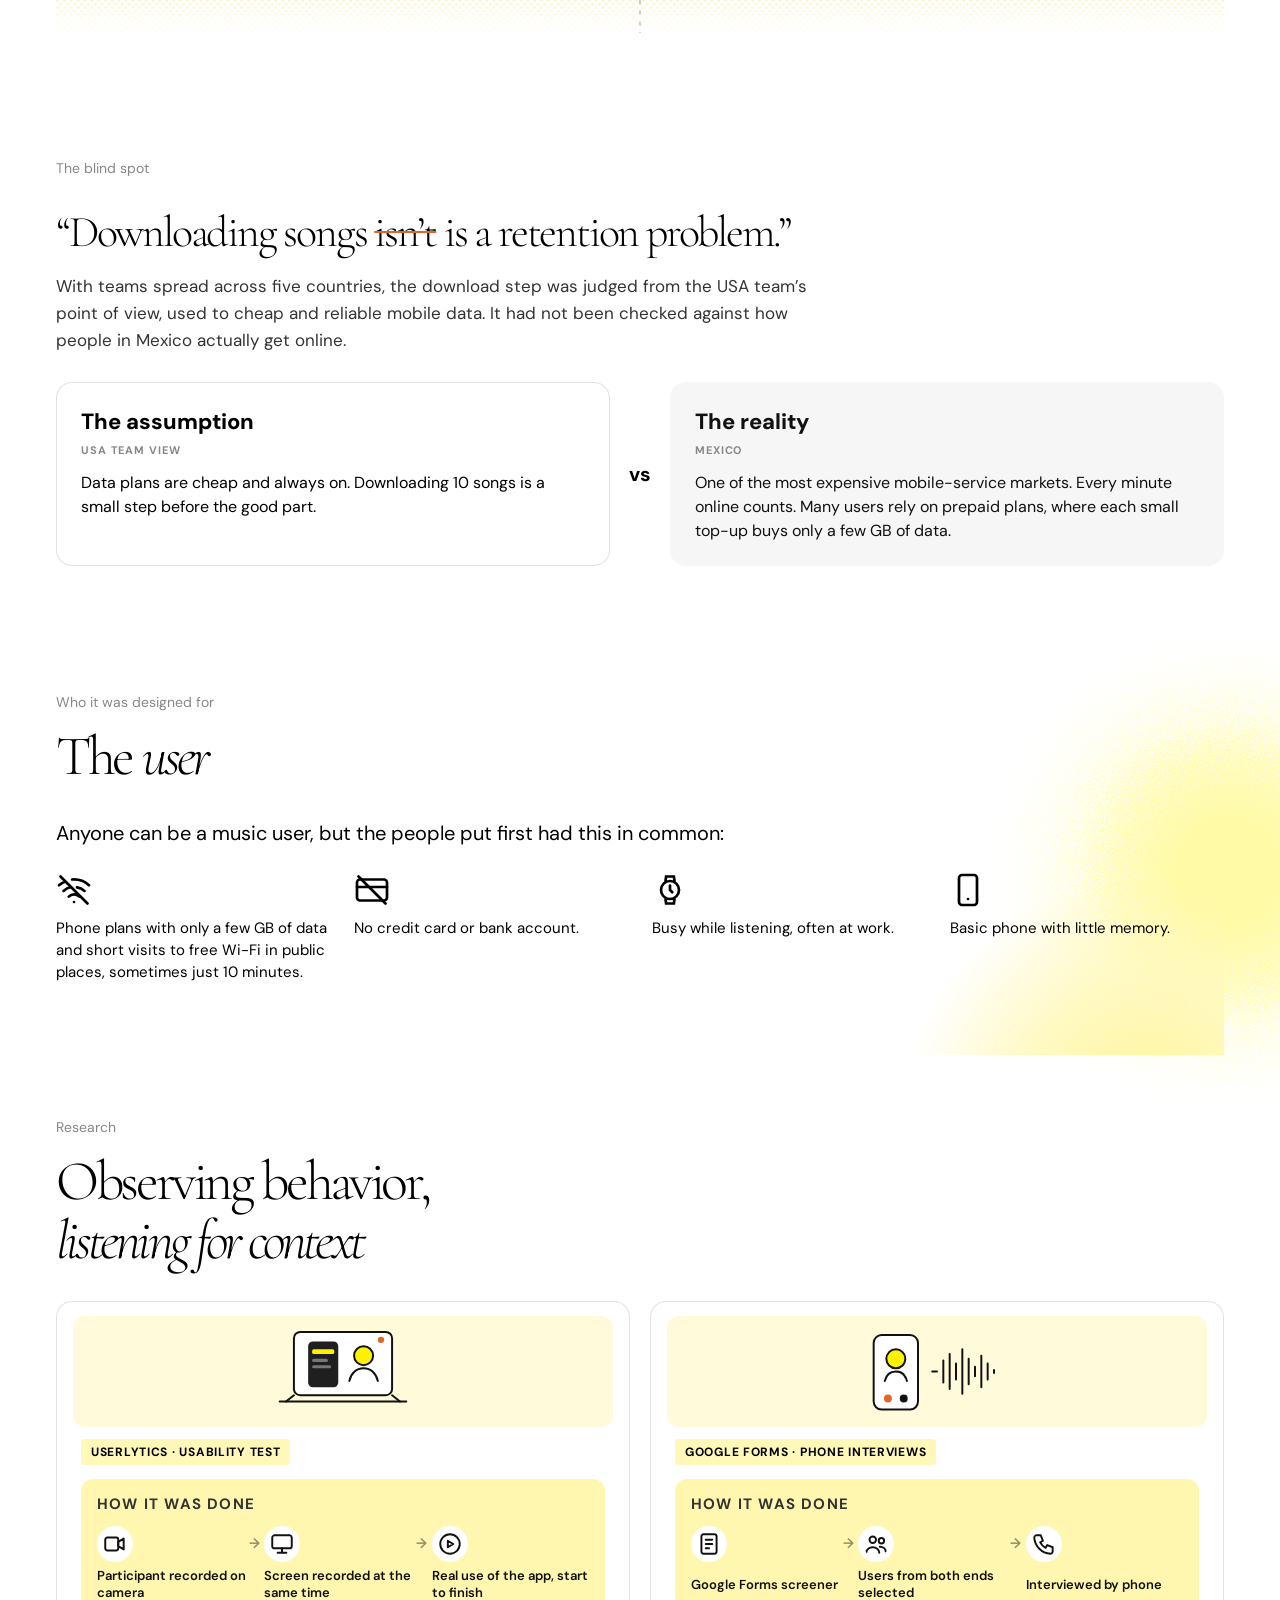
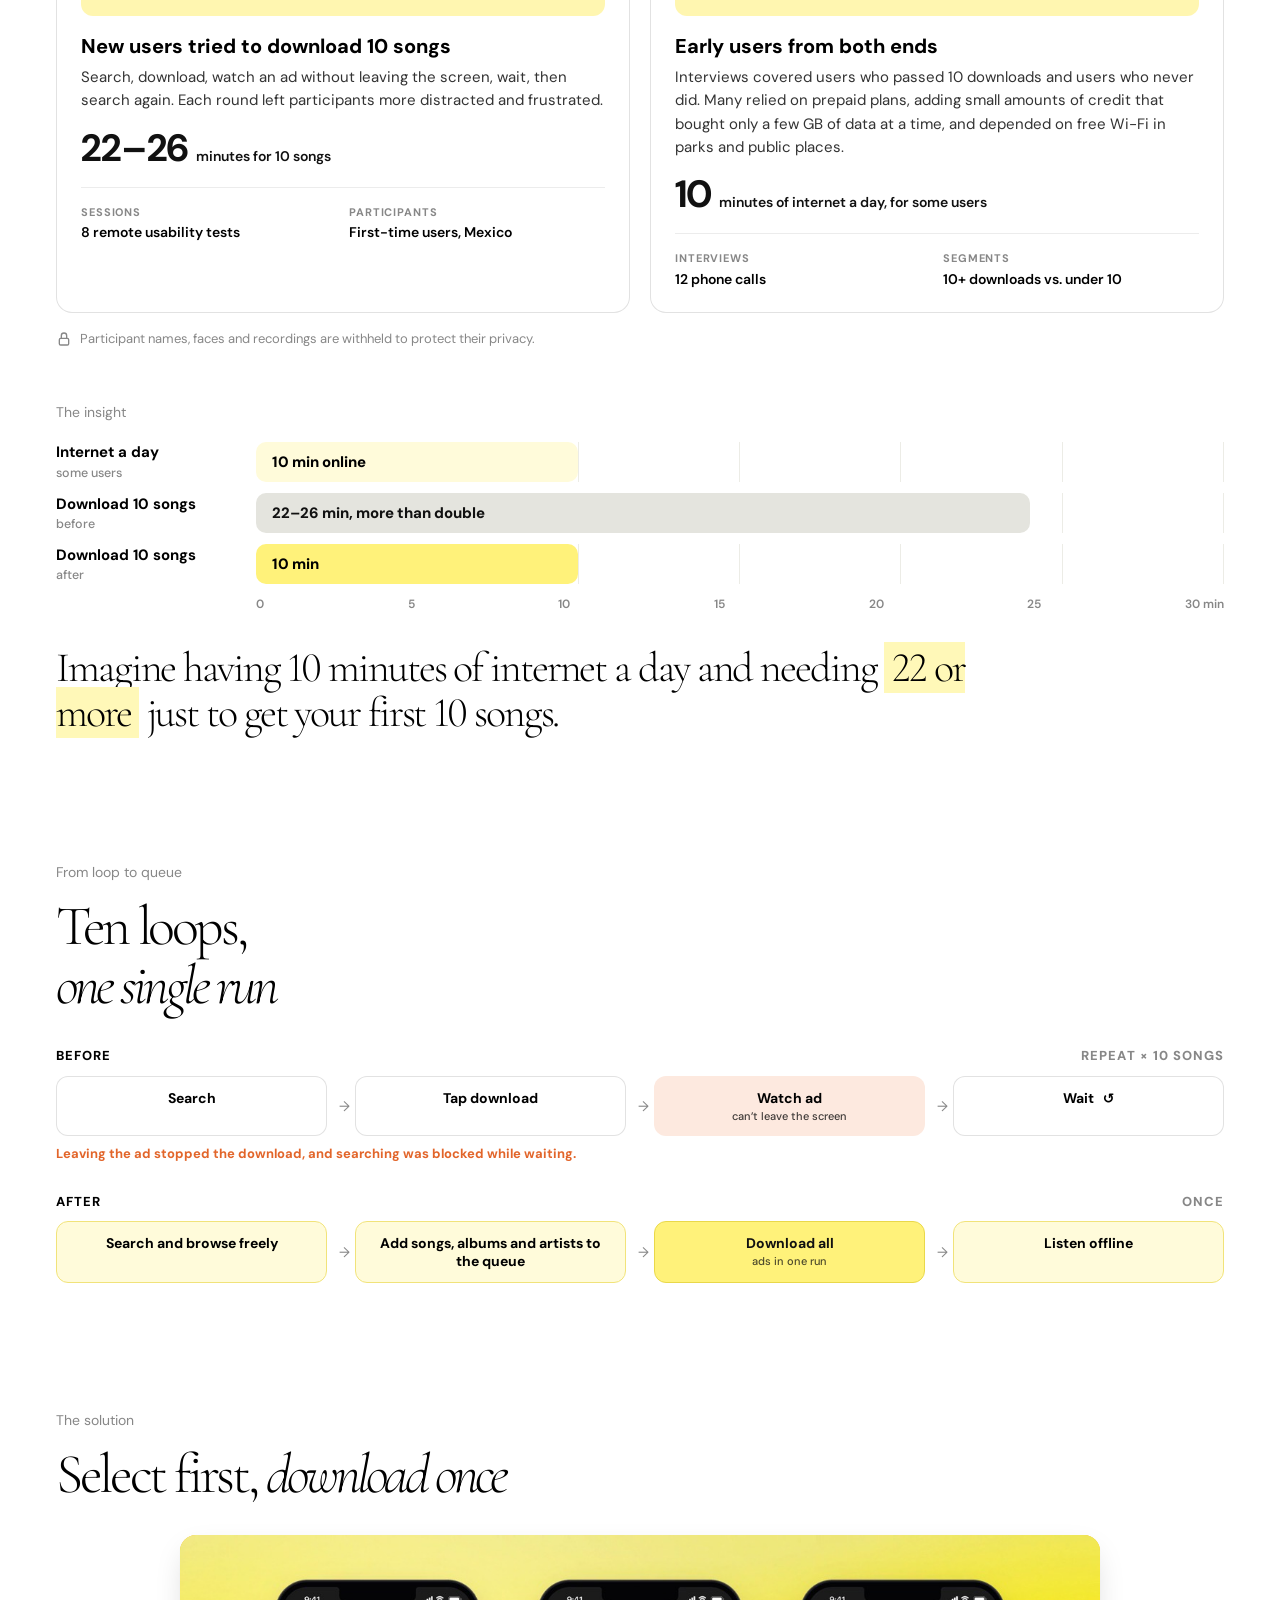
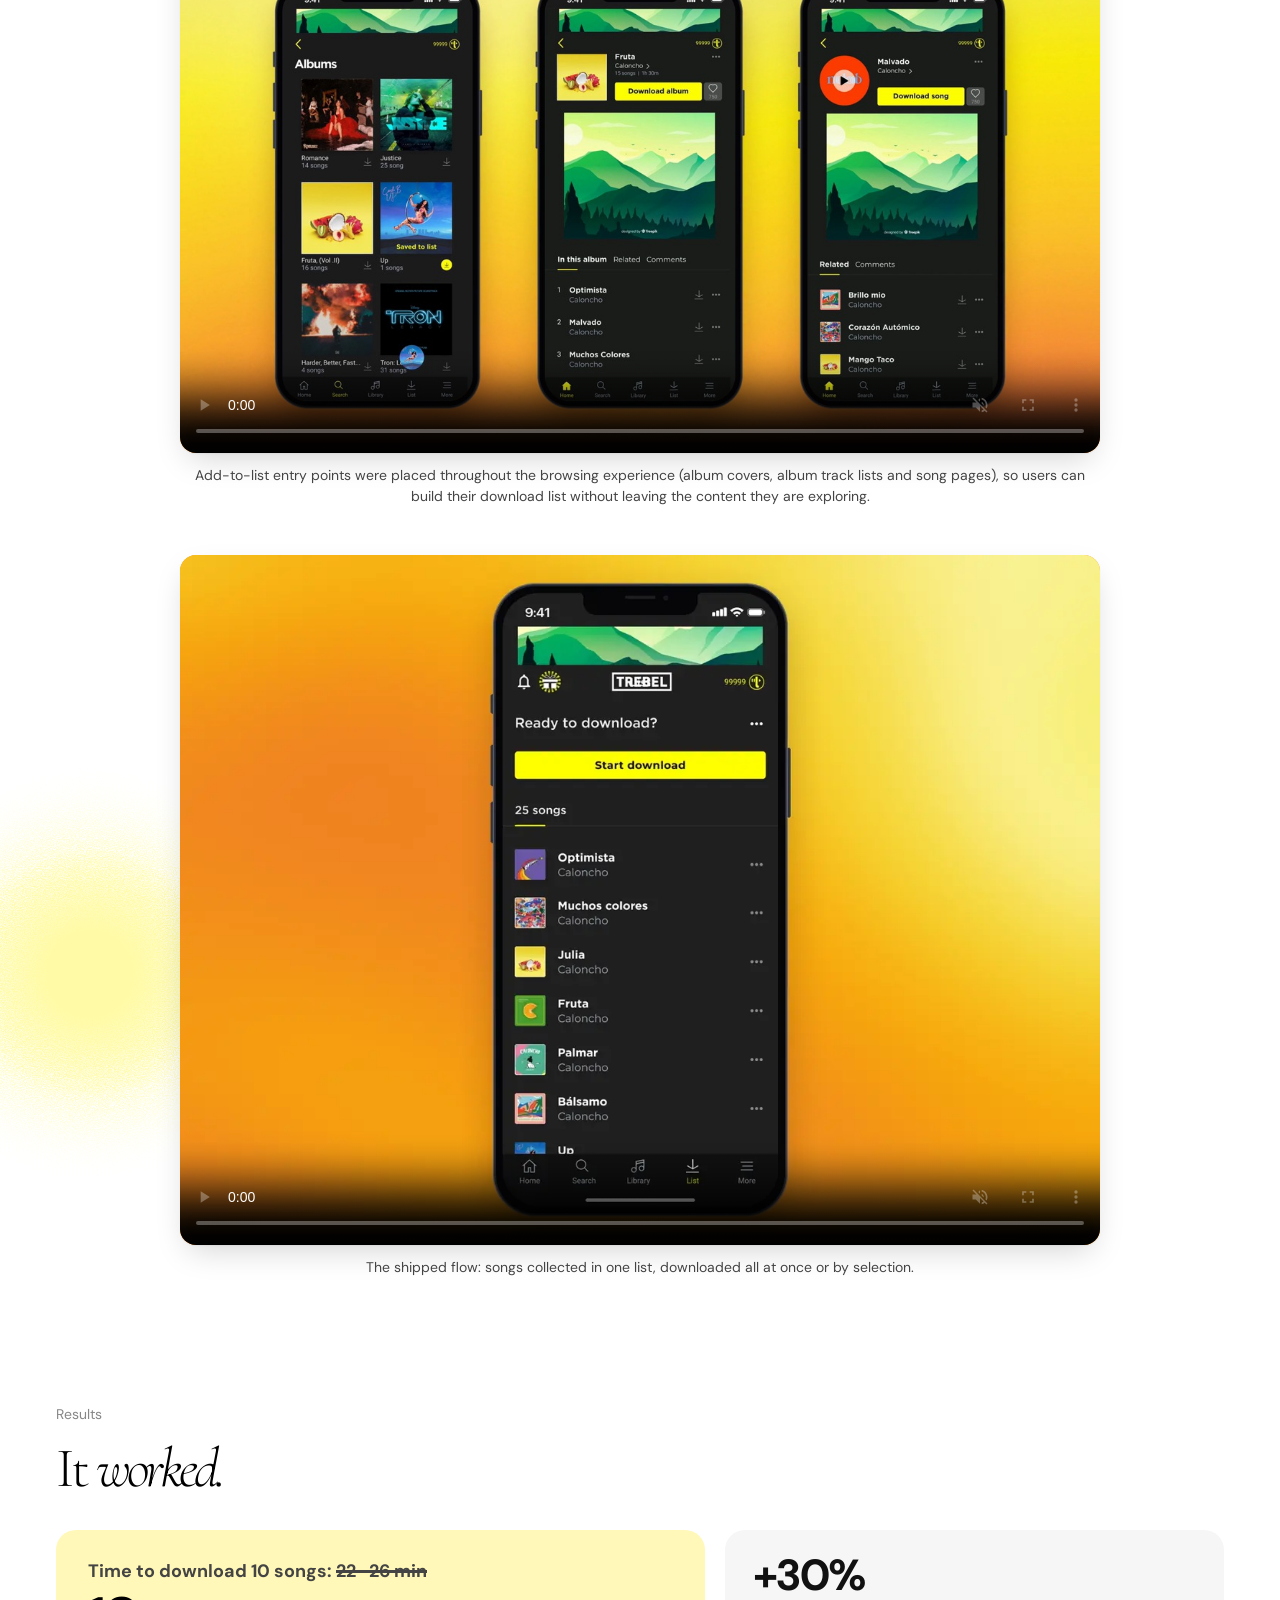
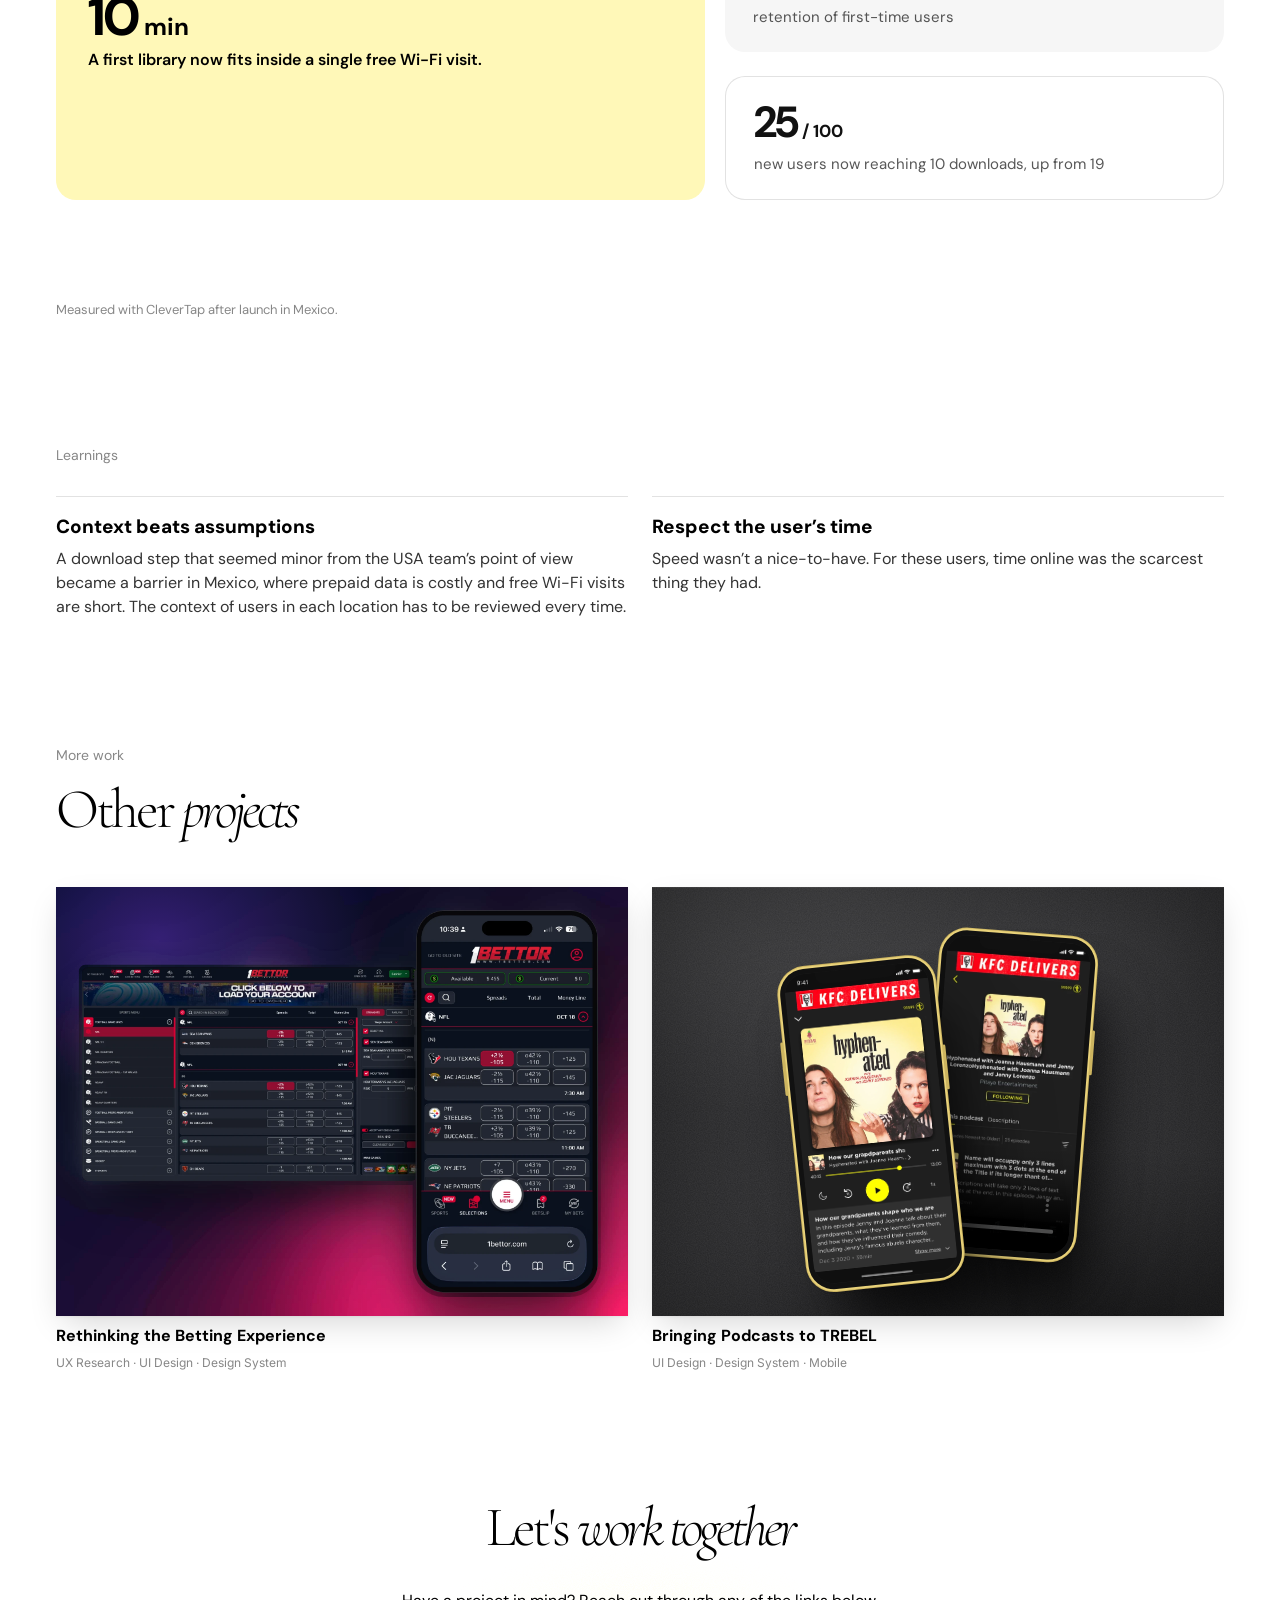
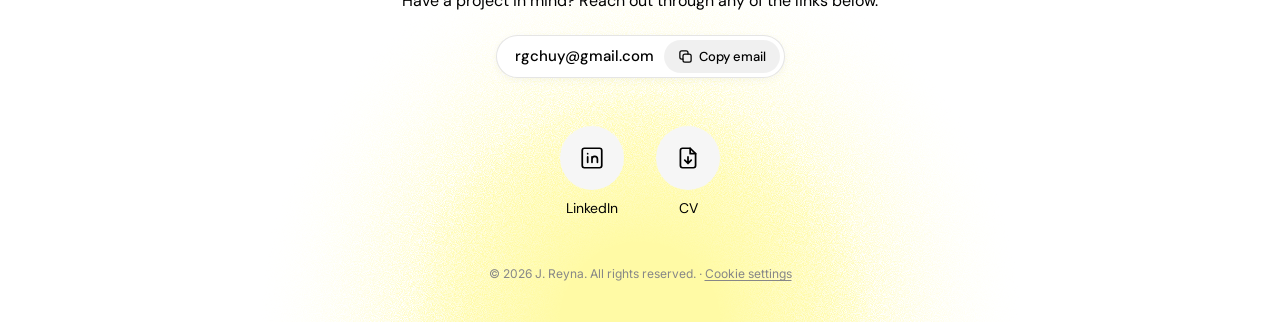
<file: project-2.html>
<!doctype html>
<html lang="en">
<head>
  <meta charset="utf-8">
  <meta name="viewport" content="width=device-width, initial-scale=1">
  <title>Queue the Music, Download Once — J. Reyna</title>
  <meta name="description" content="TREBEL Download Queue: how a free music app halved the time new users need to build an offline library.">
  <link rel="preconnect" href="https://fonts.googleapis.com">
  <link rel="preconnect" href="https://fonts.gstatic.com" crossorigin>
  <link href="https://fonts.googleapis.com/css2?family=Cormorant+Garamond:ital,wght@0,300;1,300&family=DM+Sans:wght@400;500;700&family=Inter:wght@400&family=Montserrat:wght@700;800;900&display=swap" rel="stylesheet">
  <link rel="stylesheet" href="styles.css?v=147">
</head>
<body class="has-orbs" style="--project-color: #FFF200;">

  <!-- Grainy gradient orbs in TREBEL yellow -->
  <div class="orbs" aria-hidden="true">
    <span class="orb orb--1"></span>
    <span class="orb orb--2"></span>
    <span class="orb orb--3"></span>
    <span class="orb orb--4"></span>
  </div>

  <!-- ============ HEADER (fixed; becomes a floating bubble on scroll) ============ -->
  <header class="site-header" id="header">
    <div class="header-inner">
      <nav class="nav-left" aria-label="Primary">
        <a class="pill pill--soft" href="index.html#work">Work</a>
      </nav>

      <a class="wordmark" href="index.html" aria-label="J. Reyna — home">
        <span>J. Reyna</span>
        <span class="wordmark-sub">Portfolio</span>
      </a>

      <div class="nav-right">
        <nav class="lang-switch" aria-label="Language"><a href="project-2.html" hreflang="en" lang="en" aria-current="page">EN</a><a href="es/project-2.html" hreflang="es" lang="es">ES</a><a href="pt/project-2.html" hreflang="pt-BR" lang="pt-BR">PT</a></nav>
        <span class="availability"><i class="dot" aria-hidden="true"></i><span class="availability-text">Available for projects</span></span>
        <a class="pill pill--black" href="#contact">Contact</a>
      </div>
    </div>
  </header>

  <main id="top">

    <!-- ============ 01 · TITLE + INTRO ============ -->
    <section class="hero project-hero">
      <p class="eyebrow"><a href="index.html#work">← All work</a></p>
      <h1 class="display">Queue the music, <em>download once</em></h1>
      <p class="lead">How a download list helped new users of a free music app build their offline library in a single short Wi-Fi visit, making it easier to keep using the app.</p>
    </section>

    <!-- ============ PROJECT IMAGE ============ -->
    <section class="project-image">
      <div class="thumb thumb--natural"><video src="assets/trebel-download-two-songs.mp4" poster="assets/trebel-download-two-songs-poster.jpg" width="1280" height="960" data-play-in-view muted loop playsinline preload="metadata" aria-label="Hands holding an iPhone with the TREBEL List screen: two songs from a queue of 8 finish downloading one after the other while an ad is shown"></video></div>
    </section>

    <!-- ============ STORY (left) + SERVICES & TOOLS (right) ============ -->
    <section class="section project-detail">
      <div class="story">
        <h2 class="display display--md">Long story <em>short</em></h2>
        <div class="story-text">
          <p>TREBEL is a free, legal music app that doesn’t stream: songs are downloaded and kept on the phone. Brands pay through ads shown only while songs download.</p>
          <p>The company struggled to retain new users and had no clear picture of their context or why they left the app, so research was needed to understand them.</p>
          <p>Data was used to recruit the right participants for interviews and usability tests, giving a clear view of their lifestyle, constraints and experience with the app.</p>
          <p>Based on the findings, the download experience was redesigned while preserving the core business needs, adding a new Download Queue that increased new-user retention by 30%.</p>
        </div>
      </div>
      <aside class="facts">
        <dl class="fact fact-meta">
          <div><dt>Client</dt><dd>TREBEL</dd></div>
          <div><dt>Year</dt><dd>2021</dd></div>
          <div class="fact-role"><dt>Role</dt><dd>Senior UX/UI Designer</dd></div>
        </dl>
        <div class="fact">
          <h3>Services</h3>
          <ul class="tags"><li>UX Research</li><li>Usability Testing</li><li>User Interviews</li><li>Interaction Design</li><li>UI Design</li><li>Product Strategy</li></ul>
        </div>
        <div class="fact">
          <h3>Tools</h3>
          <ul class="tags"><li>Figma</li><li>Userlytics</li><li>CleverTap</li><li>Google Forms</li></ul>
        </div>
      </aside>
    </section>

    <div class="tb">

      <!-- ============ 02 · CONTEXT ============ -->
      <section class="section">
        <div class="section-head">
          <p class="eyebrow">Context</p>
          <h2 class="display display--md">What is <em>TREBEL?</em></h2>
        </div>
        <p class="tb-lead">Music without a subscription or a connection. Songs are downloaded once and played anywhere. Everything that follows depends on one fact: <b>ads happen at download time</b>.</p>
        <div class="tb-features tb-features--split">
          <figure class="tb-feature tb-feature--open" data-pop><span class="tb-ad-crop"><img src="images/project-2-ads-download.png?v=4" width="836" height="1698" alt="TREBEL Downloading screen with the ad spaces marked: a banner at the top and a large ad in the middle, shown only while songs download" loading="lazy"></span><figcaption>Ads only while songs download</figcaption></figure>
          <div class="tb-features__stack">
            <figure class="tb-feature" data-pop><img src="images/project-2-offline-phone.jpg?v=5" width="930" height="1440" alt="TREBEL offline library screen in airplane mode, with downloaded songs and the message Now you’re listening offline" loading="lazy"><figcaption>Listen offline, no subscription</figcaption></figure>
            <figure class="tb-feature" data-pop><img src="images/project-2-skips-phone.jpg?v=5" width="1180" height="1440" alt="TREBEL player with album covers to skip through, song title, progress bar and playback controls" loading="lazy"><figcaption>Unlimited skips and music videos</figcaption></figure>
          </div>
        </div>
        <div class="tb-stats">
          <div data-slide><strong>90%</strong><span>of 6.5B smartphone users don’t pay for music</span></div>
          <div data-slide><strong>4.3B</strong><span>brand-sponsored “free premium” market by 2023</span></div>
          <div data-slide><strong>4.2M</strong><span>TREBEL users at the time</span></div>
        </div>
        <div class="tb-company" data-pop>
          <div><strong>16</strong><span>countries</span></div>
          <div><strong>70+</strong><span>employees</span></div>
          <p>Teams in the USA, Mexico, Colombia, Armenia and Indonesia, each with different usage habits.</p>
        </div>
      </section>

      <!-- ============ 03 · THE PROBLEM ============ -->
      <section class="section">
        <div class="section-head">
          <p class="eyebrow">The problem</p>
          <h2 class="display display--md">Free to listen.<br><em>Paid for in time.</em></h2>
        </div>
        <div class="tb-problem">
          <div>
            <p class="tb-bigstat">19<small> / 100</small></p>
            <p class="tb-lead">new users downloaded <b>10 or more songs</b>, the point where users tend to stay. The other 81 left before getting there.</p>
            <p class="tb-source">Source: real usage data from CleverTap.</p>
          </div>
          <div class="tb-dots" data-animate aria-label="19 of 100 dots filled" role="img">
            <!-- 100 dots generated by script.js -->
          </div>
        </div>
        <div class="tb-goals">
          <div class="tb-box" data-slide><b>Company goal</b><p>Increase retention of new users, starting with Mexico.</p></div>
          <div class="tb-box tb-box--yellow" data-slide><b>Success metric</b><p>Increase the percentage of first-time users who download 10 or more songs.</p></div>
        </div>
      </section>

      <!-- ============ 03b · THE DOWNLOAD CLIMB ============ -->
      <section class="section">
        <div class="section-head">
          <p class="eyebrow">The download climb</p>
          <h2 class="display display--md">A hard <em>climb</em></h2>
        </div>
        <p class="tb-lead">Downloading songs one by one, with an ad before each, felt like climbing a mountain. Discouraged by the effort it required, many new users gave up halfway. Those who made it through went on to stay and enjoy the app.</p>
        <figure class="tb-climb" data-pop>
          <div class="tb-climb-labels">
            <div><b>Onboarding</b><span>100 new users</span></div>
            <div class="tb-climb-peak"><b>Frustration point</b><span>one download + one ad, ×10</span></div>
            <div class="tb-climb-end"><b>First 10 songs downloaded</b><span>19 users</span></div>
          </div>
          <div class="tb-climb-art" data-animate>
            <svg viewBox="0 0 1200 420" preserveAspectRatio="xMidYMax slice" role="img" aria-label="Illustration: 100 new users start climbing a mountain that peaks at the download step; some rest halfway, one falls, and 19 reach the other side.">
              <defs>
                <linearGradient id="tbMountain" x1="0" y1="0" x2="0" y2="1">
                  <stop offset="0" stop-color="#FFF27A"/>
                  <stop offset=".55" stop-color="#FFF8B8"/>
                  <stop offset="1" stop-color="#FFFFFF" stop-opacity="0"/>
                </linearGradient>
                <linearGradient id="tbFade" x1="0" y1="0" x2="0" y2="1">
                  <stop offset="0" stop-color="#fff"/>
                  <stop offset=".6" stop-color="#fff" stop-opacity=".7"/>
                  <stop offset="1" stop-color="#fff" stop-opacity="0"/>
                </linearGradient>
                <mask id="tbFadeMask" maskContentUnits="userSpaceOnUse"><rect x="0" y="100" width="1200" height="320" fill="url(#tbFade)"/></mask>
                <!-- Halftone textures (print-like dots with transparency between them) -->
                <pattern id="tbDotsY" width="7" height="7" patternUnits="userSpaceOnUse"><circle cx="1.75" cy="1.75" r="1.6" fill="#EBCB14"/><circle cx="5.25" cy="5.25" r="1.6" fill="#EBCB14"/></pattern>
                <pattern id="tbDotsInk" width="3" height="3" patternUnits="userSpaceOnUse"><circle cx=".75" cy=".75" r=".72" fill="#111"/><circle cx="2.25" cy="2.25" r=".72" fill="#111"/></pattern>
                <!-- Minimal people: standing, and arms raised -->
                <symbol id="tbWalk" viewBox="0 0 24 36"><g fill="#5F5F5A"><circle cx="12" cy="5" r="4.2"/><path d="M6.5 15a5.5 5.5 0 0 1 11 0v18a2.5 2.5 0 0 1-5 0v-8h-1v8a2.5 2.5 0 0 1-5 0z"/></g></symbol>
                <symbol id="tbHappy" viewBox="0 0 24 36"><g fill="#5F5F5A"><circle cx="12" cy="8.5" r="4.2"/><path d="M6.5 18.5a5.5 5.5 0 0 1 11 0v14.5a2.5 2.5 0 0 1-5 0v-6h-1v6a2.5 2.5 0 0 1-5 0z"/><rect x="3.6" y="6" width="3.2" height="11" rx="1.6" transform="rotate(-22 5.2 17)"/><rect x="17.2" y="6" width="3.2" height="11" rx="1.6" transform="rotate(22 18.8 17)"/></g></symbol>
              </defs>
              <path d="M0 340 C150 300 250 290 330 310 C420 332 470 322 520 262 C560 205 572 116 600 110 C632 104 650 182 700 240 C742 286 790 290 842 290 C930 290 1010 318 1200 330 L1200 420 L0 420 Z" fill="url(#tbMountain)" opacity=".55"/>
              <path d="M0 340 C150 300 250 290 330 310 C420 332 470 322 520 262 C560 205 572 116 600 110 C632 104 650 182 700 240 C742 286 790 290 842 290 C930 290 1010 318 1200 330 L1200 420 L0 420 Z" fill="url(#tbDotsY)" mask="url(#tbFadeMask)"/>
              <path d="M600 34V420" stroke="#111" stroke-opacity=".28" stroke-width="1.5" stroke-dasharray="4 7"/>
              <circle cx="600" cy="34" r="7" fill="#E2652A"/>
              <use href="#tbWalk" width="36" height="54" transform="translate(52 276)" class="tb-hiker" style="--d:0ms"/>
              <use href="#tbWalk" width="36" height="54" transform="translate(97 266)" class="tb-hiker" style="--d:80ms"/>
              <use href="#tbWalk" width="36" height="54" transform="translate(142 256)" class="tb-hiker" style="--d:160ms"/>
              <use href="#tbWalk" width="36" height="54" transform="translate(187 248)" class="tb-hiker" style="--d:240ms"/>
              <use href="#tbWalk" width="36" height="54" transform="translate(232 243)" class="tb-hiker" style="--d:320ms"/>
              <use href="#tbWalk" width="36" height="54" transform="translate(277 244)" class="tb-hiker" style="--d:400ms"/>
              <use href="#tbWalk" width="36" height="54" transform="translate(322 252)" class="tb-hiker" style="--d:480ms"/>
              <use href="#tbWalk" width="36" height="54" transform="translate(382 270)" class="tb-hiker" style="--d:560ms"/>
              <use href="#tbWalk" width="36" height="54" transform="translate(430 268)" class="tb-hiker" style="--d:640ms"/>
              <use href="#tbWalk" width="36" height="54" transform="translate(476 236)" class="tb-hiker" style="--d:720ms"/>
              <use href="#tbWalk" width="36" height="54" transform="translate(514 186)" class="tb-hiker" style="--d:800ms"/>
              <use href="#tbWalk" width="36" height="54" transform="translate(550 118)" class="tb-hiker" style="--d:880ms"/>
              <use href="#tbHappy" width="36" height="54" transform="translate(694 198)" class="tb-hiker" style="--d:960ms"/>
              <use href="#tbHappy" width="36" height="54" transform="translate(862 238)" class="tb-hiker" style="--d:1040ms"/>
              <use href="#tbHappy" width="36" height="54" transform="translate(942 246)" class="tb-hiker" style="--d:1120ms"/>
            </svg>
          </div>
        </figure>
      </section>

      <!-- ============ 04 · THE BLIND SPOT ============ -->
      <section class="section">
        <div class="section-head">
          <p class="eyebrow">The blind spot</p>
        </div>
        <p class="tb-assume" data-pop>“Downloading songs <span class="tb-strike">isn’t</span> is a retention problem.”</p>
        <p class="tb-body">With teams spread across five countries, the download step was judged from the USA team’s point of view, used to cheap and reliable mobile data. It had not been checked against how people in Mexico actually get online.</p>
        <div class="tb-vs">
          <div class="tb-vs-col" data-slide><h3>The assumption <span>USA team view</span></h3><p>Data plans are cheap and always on. Downloading 10 songs is a small step before the good part.</p></div>
          <span class="tb-vs-mid" aria-hidden="true">vs</span>
          <div class="tb-vs-col tb-vs-col--dark" data-slide><h3>The reality <span>Mexico</span></h3><p>One of the most expensive mobile-service markets. Every minute online counts. Many users rely on prepaid plans, where each small top-up buys only a few GB of data.</p></div>
        </div>
      </section>

      <!-- ============ 06 · USER ============ -->
      <section class="section tb-users-wrap">
        <span class="tb-halfcircle" aria-hidden="true"></span>
        <div class="section-head">
          <p class="eyebrow">Who it was designed for</p>
          <h2 class="display display--md">The <em>user</em></h2>
        </div>
        <p class="tb-lead">Anyone can be a music user, but the people put first had this in common:</p>
        <div class="tb-users">
          <div data-slide><svg viewBox="0 0 24 24" fill="none" stroke="currentColor" stroke-width="1.8" stroke-linecap="round" aria-hidden="true"><path d="M2 8.8a15 15 0 0 1 4.2-2.5M10.7 5a15 15 0 0 1 11.3 3.8M5 12.6a10 10 0 0 1 5.2-2.6M14 10.3a10 10 0 0 1 5 2.3M8.5 16.4a5 5 0 0 1 7 0M12 20h.01M3 3l18 18"/></svg><p>Phone plans with only a few GB of data and short visits to free Wi-Fi in public places, sometimes just 10 minutes.</p></div>
          <div data-slide><svg viewBox="0 0 24 24" fill="none" stroke="currentColor" stroke-width="1.8" stroke-linecap="round" aria-hidden="true"><rect x="2" y="5" width="20" height="14" rx="2"/><path d="M2 10h20M3 3l18 18"/></svg><p>No credit card or bank account.</p></div>
          <div data-slide><svg viewBox="0 0 24 24" fill="none" stroke="currentColor" stroke-width="1.8" stroke-linecap="round" aria-hidden="true"><circle cx="12" cy="12" r="6"/><path d="M12 9v3l1.5 1.5M9 18l.4 3h5.2l.4-3M9 6l.4-3h5.2l.4 3"/></svg><p>Busy while listening, often at work.</p></div>
          <div data-slide><svg viewBox="0 0 24 24" fill="none" stroke="currentColor" stroke-width="1.8" stroke-linecap="round" aria-hidden="true"><rect x="6" y="2" width="12" height="20" rx="2"/><path d="M12 18h.01"/></svg><p>Basic phone with little memory.</p></div>
        </div>
      </section>

      <!-- ============ 05 · RESEARCH ============ -->
      <section class="section">
        <div class="section-head">
          <p class="eyebrow">Research</p>
          <h2 class="display display--md">Observing behavior,<br><em>listening for context</em></h2>
        </div>
        <div class="tb-research">
          <article class="tb-rcard" data-pop>
            <div class="tb-ill" aria-hidden="true">
              <svg viewBox="0 0 240 120" fill="none" stroke="#111" stroke-width="2.5" stroke-linecap="round" stroke-linejoin="round">
                <rect x="58" y="10" width="124" height="80" rx="8" fill="#fff"/>
                <path d="M40 98h160"/><path d="M58 90l-10 8M182 90l10 8"/>
                <rect x="76" y="22" width="38" height="58" rx="6" fill="#1f1f1f" stroke="none"/>
                <rect x="81" y="32" width="28" height="6" rx="2" fill="#FFF200" stroke="none"/>
                <rect x="81" y="44" width="20" height="4" rx="2" fill="#777" stroke="none"/>
                <rect x="81" y="52" width="24" height="4" rx="2" fill="#777" stroke="none"/>
                <circle cx="146" cy="40" r="12" fill="#FFF200"/>
                <path d="M128 72c2-10 9-16 18-16s16 6 18 16"/>
                <circle cx="168" cy="20" r="4" fill="#E2652A" stroke="none"/>
              </svg>
            </div>
            <span class="tb-tool">Userlytics · usability test</span>
            <div class="tb-method"><p class="tb-method__label">How it was done</p><ol class="tb-method__steps"><li><svg viewBox="0 0 24 24" fill="none" stroke="currentColor" stroke-width="1.8" stroke-linecap="round" stroke-linejoin="round" aria-hidden="true"><path d="M15 10l5-3v10l-5-3z"/><rect x="3" y="6" width="12" height="12" rx="2"/></svg><span>Participant recorded on camera</span></li><li><svg viewBox="0 0 24 24" fill="none" stroke="currentColor" stroke-width="1.8" stroke-linecap="round" stroke-linejoin="round" aria-hidden="true"><rect x="3" y="4" width="18" height="12" rx="2"/><path d="M8 20h8M12 16v4"/></svg><span>Screen recorded at the same time</span></li><li><svg viewBox="0 0 24 24" fill="none" stroke="currentColor" stroke-width="1.8" stroke-linecap="round" stroke-linejoin="round" aria-hidden="true"><circle cx="12" cy="12" r="9"/><path d="M10 9l5 3-5 3z"/></svg><span>Real use of the app, start to finish</span></li></ol></div>
            <h3>New users tried to download 10 songs</h3>
            <p>Search, download, watch an ad without leaving the screen, wait, then search again. Each round left participants more distracted and frustrated.</p>
            <p class="tb-num">22–26<small>minutes for 10 songs</small></p>
            <!-- Participant count: placeholder value, confirm or remove -->
            <dl class="tb-rmeta"><div><dt>Sessions</dt><dd>8 remote usability tests</dd></div><div><dt>Participants</dt><dd>First-time users, Mexico</dd></div></dl>
          </article>
          <article class="tb-rcard" data-pop>
            <div class="tb-ill" aria-hidden="true">
              <svg viewBox="0 0 240 120" fill="none" stroke="#111" stroke-width="2.5" stroke-linecap="round" stroke-linejoin="round">
                <rect x="40" y="14" width="56" height="94" rx="10" fill="#fff"/>
                <circle cx="68" cy="44" r="12" fill="#FFF200"/>
                <path d="M54 72c2-8 7-12 14-12s12 4 14 12"/>
                <circle cx="58" cy="94" r="5" fill="#E2652A" stroke="none"/>
                <circle cx="78" cy="94" r="5" fill="#111" stroke="none"/>
                <path d="M114 60h6M128 46v28M136 38v44M144 50v20M152 32v56M160 44v32M168 54v12M176 40v40M184 50v20M192 58v4"/>
              </svg>
            </div>
            <span class="tb-tool">Google Forms · phone interviews</span>
            <div class="tb-method"><p class="tb-method__label">How it was done</p><ol class="tb-method__steps"><li><svg viewBox="0 0 24 24" fill="none" stroke="currentColor" stroke-width="1.8" stroke-linecap="round" stroke-linejoin="round" aria-hidden="true"><rect x="5" y="3" width="14" height="18" rx="2"/><path d="M9 8h6M9 12h6M9 16h3"/></svg><span>Google Forms screener</span></li><li><svg viewBox="0 0 24 24" fill="none" stroke="currentColor" stroke-width="1.8" stroke-linecap="round" stroke-linejoin="round" aria-hidden="true"><circle cx="9" cy="8" r="3"/><path d="M3 20c0-3 3-5 6-5s6 2 6 5"/><circle cx="17" cy="9" r="2.5"/><path d="M15.5 14.5c3 0 5.5 1.8 5.5 4.5"/></svg><span>Users from both ends selected</span></li><li><svg viewBox="0 0 24 24" fill="none" stroke="currentColor" stroke-width="1.8" stroke-linecap="round" stroke-linejoin="round" aria-hidden="true"><path d="M5 4h4l2 5-2.5 1.5a11 11 0 0 0 5 5L15 13l5 2v4a2 2 0 0 1-2 2A16 16 0 0 1 3 6a2 2 0 0 1 2-2"/></svg><span>Interviewed by phone</span></li></ol></div>
            <h3>Early users from both ends</h3>
            <p>Interviews covered users who passed 10 downloads and users who never did. Many relied on prepaid plans, adding small amounts of credit that bought only a few GB of data at a time, and depended on free Wi-Fi in parks and public places.</p>
            <p class="tb-num">10<small>minutes of internet a day, for some users</small></p>
            <!-- Interview count: placeholder value, confirm or remove -->
            <dl class="tb-rmeta"><div><dt>Interviews</dt><dd>12 phone calls</dd></div><div><dt>Segments</dt><dd>10+ downloads vs. under 10</dd></div></dl>
          </article>
        </div>
        <p class="tb-privacy"><svg viewBox="0 0 24 24" fill="none" stroke="currentColor" stroke-width="2" stroke-linecap="round" stroke-linejoin="round" aria-hidden="true"><rect x="5" y="11" width="14" height="10" rx="2"/><path d="M8 11V7a4 4 0 0 1 8 0v4"/></svg>Participant names, faces and recordings are withheld to protect their privacy.</p>
      </section>

      <!-- ============ 07 · THE INSIGHT ============ -->
      <section class="section">
        <div class="section-head">
          <p class="eyebrow">The insight</p>
        </div>
        <div class="tb-timeline" data-animate>
          <div class="tb-tl-row"><span class="tb-tl-label">Internet a day <small>some users</small></span><div class="tb-track"><div class="tb-bar tb-bar--yellow" style="--w: 33.3%;">10 min online</div></div></div>
          <div class="tb-tl-row"><span class="tb-tl-label">Download 10 songs <small>before</small></span><div class="tb-track"><div class="tb-bar tb-bar--ink" style="--w: 80%;">22–26 min, more than double</div></div></div>
          <div class="tb-tl-row"><span class="tb-tl-label">Download 10 songs <small>after</small></span><div class="tb-track"><div class="tb-bar tb-bar--outline" style="--w: 33.3%;">10 min</div></div></div>
          <div class="tb-tl-row tb-tl-scale" aria-hidden="true"><span></span><div><span>0</span><span>5</span><span>10</span><span>15</span><span>20</span><span>25</span><span>30 min</span></div></div>
        </div>
        <p class="tb-punch" data-pop>Imagine having 10 minutes of internet a day and needing <mark>22 or more</mark> just to get your first 10 songs.</p>
      </section>

      <!-- ============ 09 · FROM LOOP TO QUEUE ============ -->
      <section class="section">
        <div class="section-head">
          <p class="eyebrow">From loop to queue</p>
          <h2 class="display display--md">Ten loops,<br><em>one single run</em></h2>
        </div>
        <div class="tb-flows">
          <div class="tb-flow tb-flow--before">
            <h3>Before <span>repeat × 10 songs</span></h3>
            <ol class="tb-steps">
              <li data-slide>Search</li>
              <li data-slide>Tap download</li>
              <li class="tb-step--ad" data-slide>Watch ad <small>can’t leave the screen</small></li>
              <li class="tb-step--loop" data-slide>Wait <span aria-hidden="true">↺</span></li>
            </ol>
            <p class="tb-loopnote">Leaving the ad stopped the download, and searching was blocked while waiting.</p>
          </div>
          <div class="tb-flow tb-flow--after">
            <h3>After <span>once</span></h3>
            <ol class="tb-steps">
              <li data-slide>Search and browse freely</li>
              <li data-slide>Add songs, albums and artists to the queue</li>
              <li class="tb-step--dark" data-slide>Download all <small>ads in one run</small></li>
              <li data-slide>Listen offline</li>
            </ol>
          </div>
        </div>
      </section>

      <!-- ============ 10 · THE SOLUTION ============ -->
      <section class="section tb-solution">
        <div class="section-head">
          <p class="eyebrow">The solution</p>
          <h2 class="display display--md">Select first, <em>download once</em></h2>
        </div>
        <figure class="tb-video tb-video--wide" data-pop>
          <video src="assets/trebel-final-screens-loop.mp4" poster="assets/trebel-final-screens-loop-poster.jpg" width="1920" height="1080" data-play-in-view muted loop playsinline preload="metadata" aria-label="Three TREBEL screens showing where the add-to-download-list icon appears: on album covers, next to each song in an album, and on the song page"></video>
          <figcaption>Add-to-list entry points were placed throughout the browsing experience (album covers, album track lists and song pages), so users can build their download list without leaving the content they are exploring.</figcaption>
        </figure>
        <figure class="tb-video" data-pop>
          <video src="assets/trebel-download-p2-library.mp4" poster="assets/trebel-download-p2-library-poster.webp" width="1600" height="1200" data-play-in-view muted loop playsinline preload="metadata" aria-label="TREBEL Download Queue in use: songs gathered in the list, then downloaded all at once with Start download"></video>
          <figcaption>The shipped flow: songs collected in one list, downloaded all at once or by selection.</figcaption>
        </figure>
      </section>

      <!-- ============ 11 · RESULTS ============ -->
      <section class="section">
        <div class="section-head">
          <p class="eyebrow">Results</p>
          <h2 class="display display--md">It <em>worked.</em></h2>
        </div>
        <div class="tb-results">
          <div class="tb-rbig" data-pop>
            <p class="tb-from">Time to download 10 songs: <s>22–26 min</s></p>
            <p class="tb-to">10<small> min</small></p>
            <p>A first library now fits inside a single free Wi-Fi visit.</p>
          </div>
          <div class="tb-rside">
            <div class="tb-rsm" data-pop><strong>+30%</strong><p>retention of first-time users</p></div>
            <div class="tb-rsm tb-rsm--light" data-pop><strong>25<small> / 100</small></strong><p>new users now reaching 10 downloads, up from 19</p></div>
          </div>
        </div>
        <div class="tb-adnote" data-slide><b>Ad model kept intact</b><p>Ads still play while songs download, now grouped into a single run instead of one interruption per song.</p></div>
        <p class="tb-source">Measured with CleverTap after launch in Mexico.</p>
      </section>

      <!-- ============ 12 · LEARNINGS ============ -->
      <section class="section">
        <div class="section-head">
          <p class="eyebrow">Learnings</p>
        </div>
        <div class="tb-learn tb-learn--2">
          <div data-slide><b>Context beats assumptions</b><p>A download step that seemed minor from the USA team’s point of view became a barrier in Mexico, where prepaid data is costly and free Wi-Fi visits are short. The context of users in each location has to be reviewed every time.</p></div>
          <div data-slide><b>Respect the user’s time</b><p>Speed wasn’t a nice-to-have. For these users, time online was the scarcest thing they had.</p></div>
        </div>
      </section>

    </div>

    <!-- ============ MORE PROJECTS ============ -->
    <section class="section" id="more">
      <div class="section-head">
        <p class="eyebrow">More work</p>
        <h2 class="display display--md">Other <em>projects</em></h2>
      </div>
      <div class="more-grid">
        <a class="more-card" href="project-1.html">
          <span class="thumb thumb--more motion-shot"><img src="images/project-1-cover-bg.jpg" alt="Rethinking the Betting Experience — desktop and mobile betting experience">
            <svg class="shot-bg" viewBox="0 0 2000 1500" preserveAspectRatio="xMidYMid slice" aria-hidden="true"><defs><radialGradient id="p1c-g1"><stop offset="0" stop-color="#e0194a" stop-opacity=".55"/><stop offset="1" stop-color="#e0194a" stop-opacity="0"/></radialGradient><radialGradient id="p1c-g2"><stop offset="0" stop-color="#6a2bd1" stop-opacity=".45"/><stop offset="1" stop-color="#6a2bd1" stop-opacity="0"/></radialGradient><mask id="p1c-m"><rect width="2000" height="1500" fill="#fff"/><rect x="80" y="272" width="1200" height="770" rx="22" fill="#000"/><rect x="1247" y="72" width="658" height="1362" rx="110" fill="#000"/></mask></defs><g mask="url(#p1c-m)"><ellipse class="shot-glow shot-glow--1" cx="1560" cy="1380" rx="840" ry="630" fill="url(#p1c-g1)"/><ellipse class="shot-glow shot-glow--2" cx="360" cy="180" rx="760" ry="570" fill="url(#p1c-g2)"/></g></svg><span class="shot-layer shot-layer--desk" style="left:4.600%;top:18.800%;width:58.500%;height:49.933%;border-radius:1.71% / 2.67%;background-image:url('images/project-1-cover.webp');background-size:170.940% 200.267%;background-position:11.084% 37.550%;" aria-hidden="true"></span><span class="shot-layer shot-layer--phone" style="left:62.900%;top:5.533%;width:31.800%;height:89.200%;border-radius:15.72% / 7.47%;background-image:url('images/project-1-cover.webp');background-size:314.465% 112.108%;background-position:92.229% 51.235%;" aria-hidden="true"></span></span>
          <span class="more-title">Rethinking the Betting Experience</span>
          <span class="meta">UX Research · UI Design · Design System</span>
        </a>
        <a class="more-card" href="project-3.html">
          <span class="thumb thumb--more thumb--scene"><span class="rubber-scene rubber-scene--thumb">
              <span class="iphone"><span class="iphone__screen">
                <span class="iphone__notch"></span>
                <img src="images/podcast-screens/7-player-indicator.webp?v=2" width="750" height="1624" alt="Podcast player on a phone" loading="lazy">
              </span></span>
              <span class="iphone"><span class="iphone__screen">
                <span class="iphone__notch"></span>
                <video src="assets/trebel-podcast-show-scroll.mp4?v=3" poster="assets/trebel-podcast-show-scroll-poster.jpg?v=3" width="750" height="1624" data-play-in-view muted loop playsinline preload="metadata" aria-label="Podcast show page scrolling through its episodes"></video>
              </span></span>
            </span></span>
          <span class="more-title">Bringing Podcasts to TREBEL</span>
          <span class="meta">UI Design · Design System · Mobile</span>
        </a>
      </div>
    </section>
  </main>

  <!-- ============ FOOTER / CONTACT ============ -->
  <footer class="footer" id="contact">
    <span class="orb orb--footer" aria-hidden="true"></span>
    <h2 class="display display--md">Let's <em>work together</em></h2>
    <p class="lead lead--center">Have a project in mind? Reach out through any of the links below.</p>

    <div class="email-pill">
      <span class="email-pill__addr">rgchuy@gmail.com</span>
      <button type="button" class="email-pill__btn" data-copy-email="rgchuy@gmail.com" aria-label="Copy email address rgchuy@gmail.com">
        <svg viewBox="0 0 24 24" fill="none" stroke="currentColor" stroke-width="2" stroke-linecap="round" stroke-linejoin="round" aria-hidden="true"><rect x="8" y="8" width="13" height="13" rx="3"/><path d="M16 8V6a3 3 0 0 0-3-3H6a3 3 0 0 0-3 3v7a3 3 0 0 0 3 3h2"/></svg>
        <span class="email-pill__label">Copy email</span>
      </button>
    </div>

    <ul class="contact-icons">
      <li>
        <a class="icon-btn" href="https://www.linkedin.com/in/jesus-reyna-gonzalez-114232109/" target="_blank" rel="noopener" aria-label="LinkedIn">
          <svg viewBox="0 0 24 24" fill="none" stroke="currentColor" stroke-width="1.6" stroke-linecap="round" stroke-linejoin="round"><rect x="3" y="3" width="18" height="18" rx="2"/><path d="M8 11v5M8 8v.01M12 16v-5M12 13a2.5 2.5 0 0 1 5 0v3"/></svg>
        </a>
        <span>LinkedIn</span>
      </li>
      <li>
        <a class="icon-btn" href="Jesus-Reyna-Senior-UX-UI-Product-Designer-CV.pdf" download aria-label="Download CV (PDF)">
          <svg viewBox="0 0 24 24" fill="none" stroke="currentColor" stroke-width="1.6" stroke-linecap="round" stroke-linejoin="round"><path d="M14 3H7a2 2 0 0 0-2 2v14a2 2 0 0 0 2 2h10a2 2 0 0 0 2-2V8z"/><path d="M14 3v5h5M12 11v6M9 14l3 3 3-3"/></svg>
        </a>
        <span>CV</span>
      </li>
    </ul>

    <p class="meta">© <span id="year">2026</span> J. Reyna. All rights reserved.</p>
  </footer>

  <script src="script.js?v=38"></script>
</body>
</html>
</file>
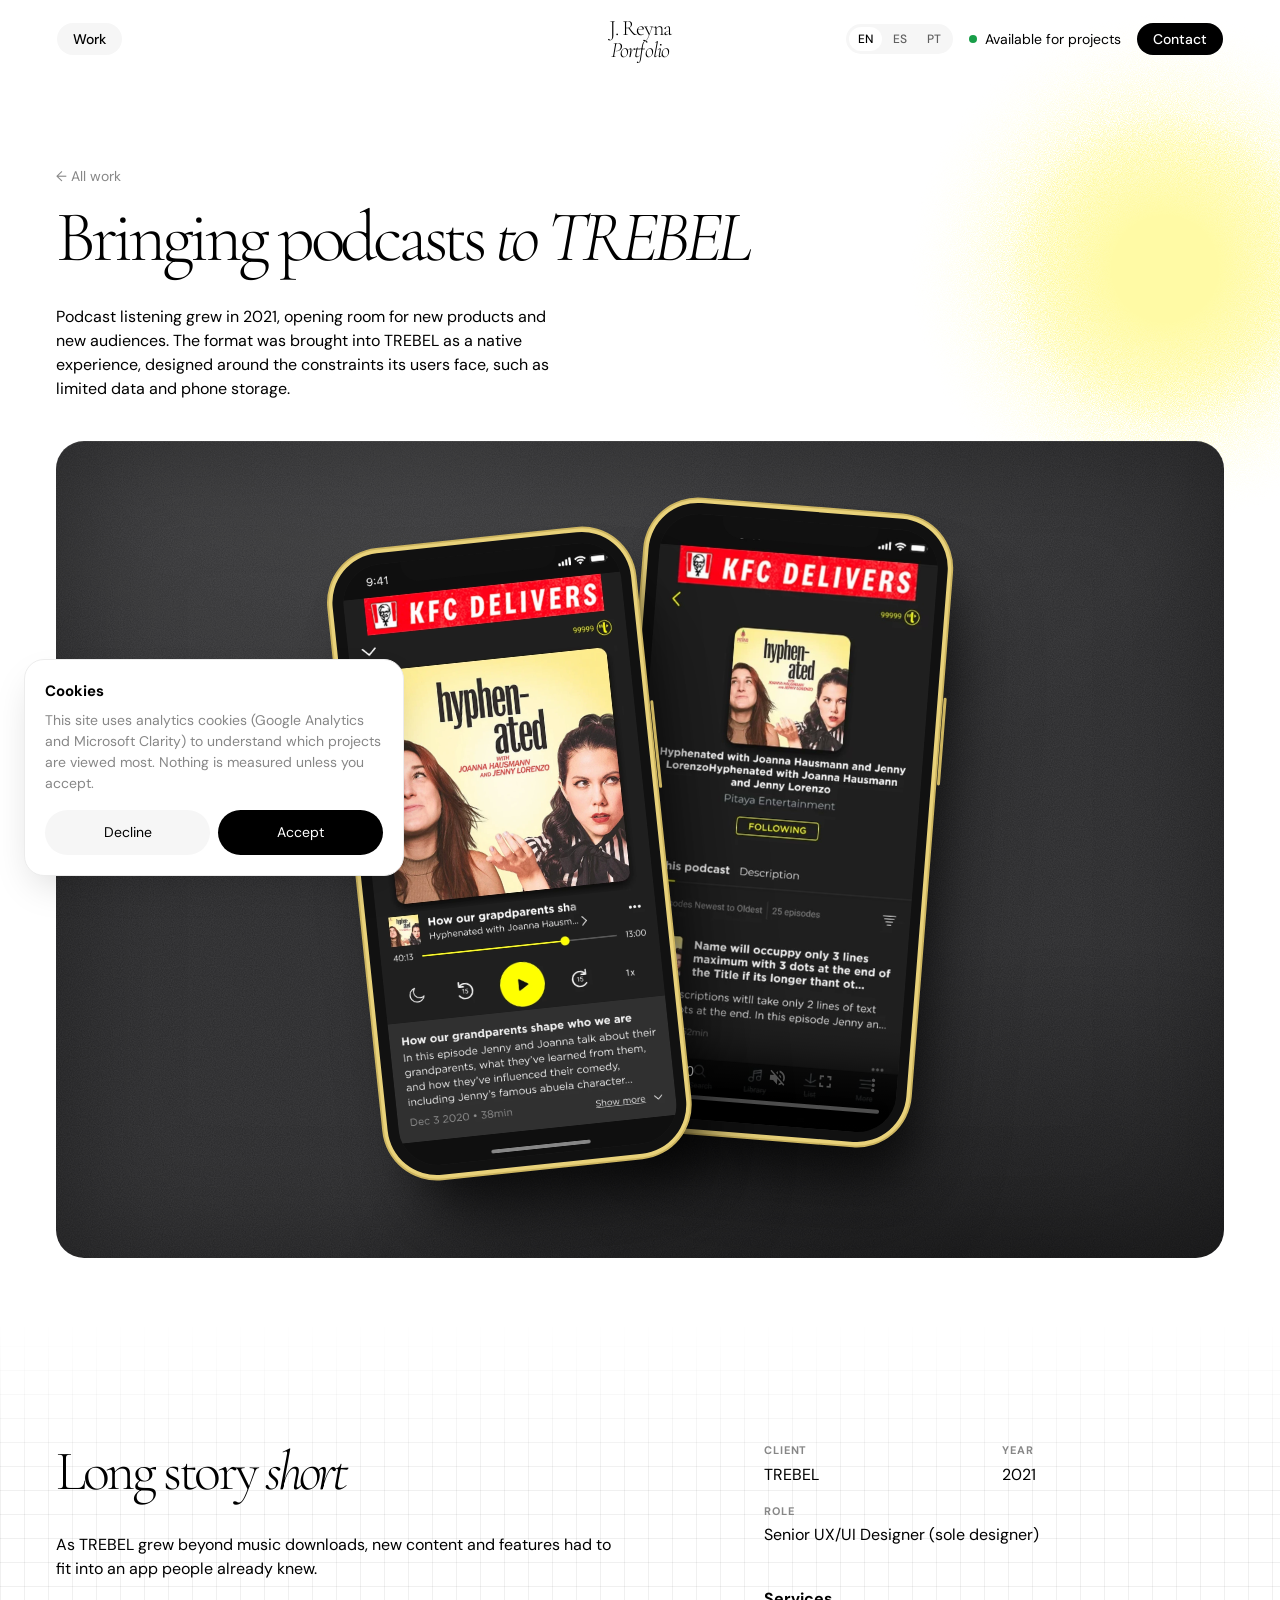
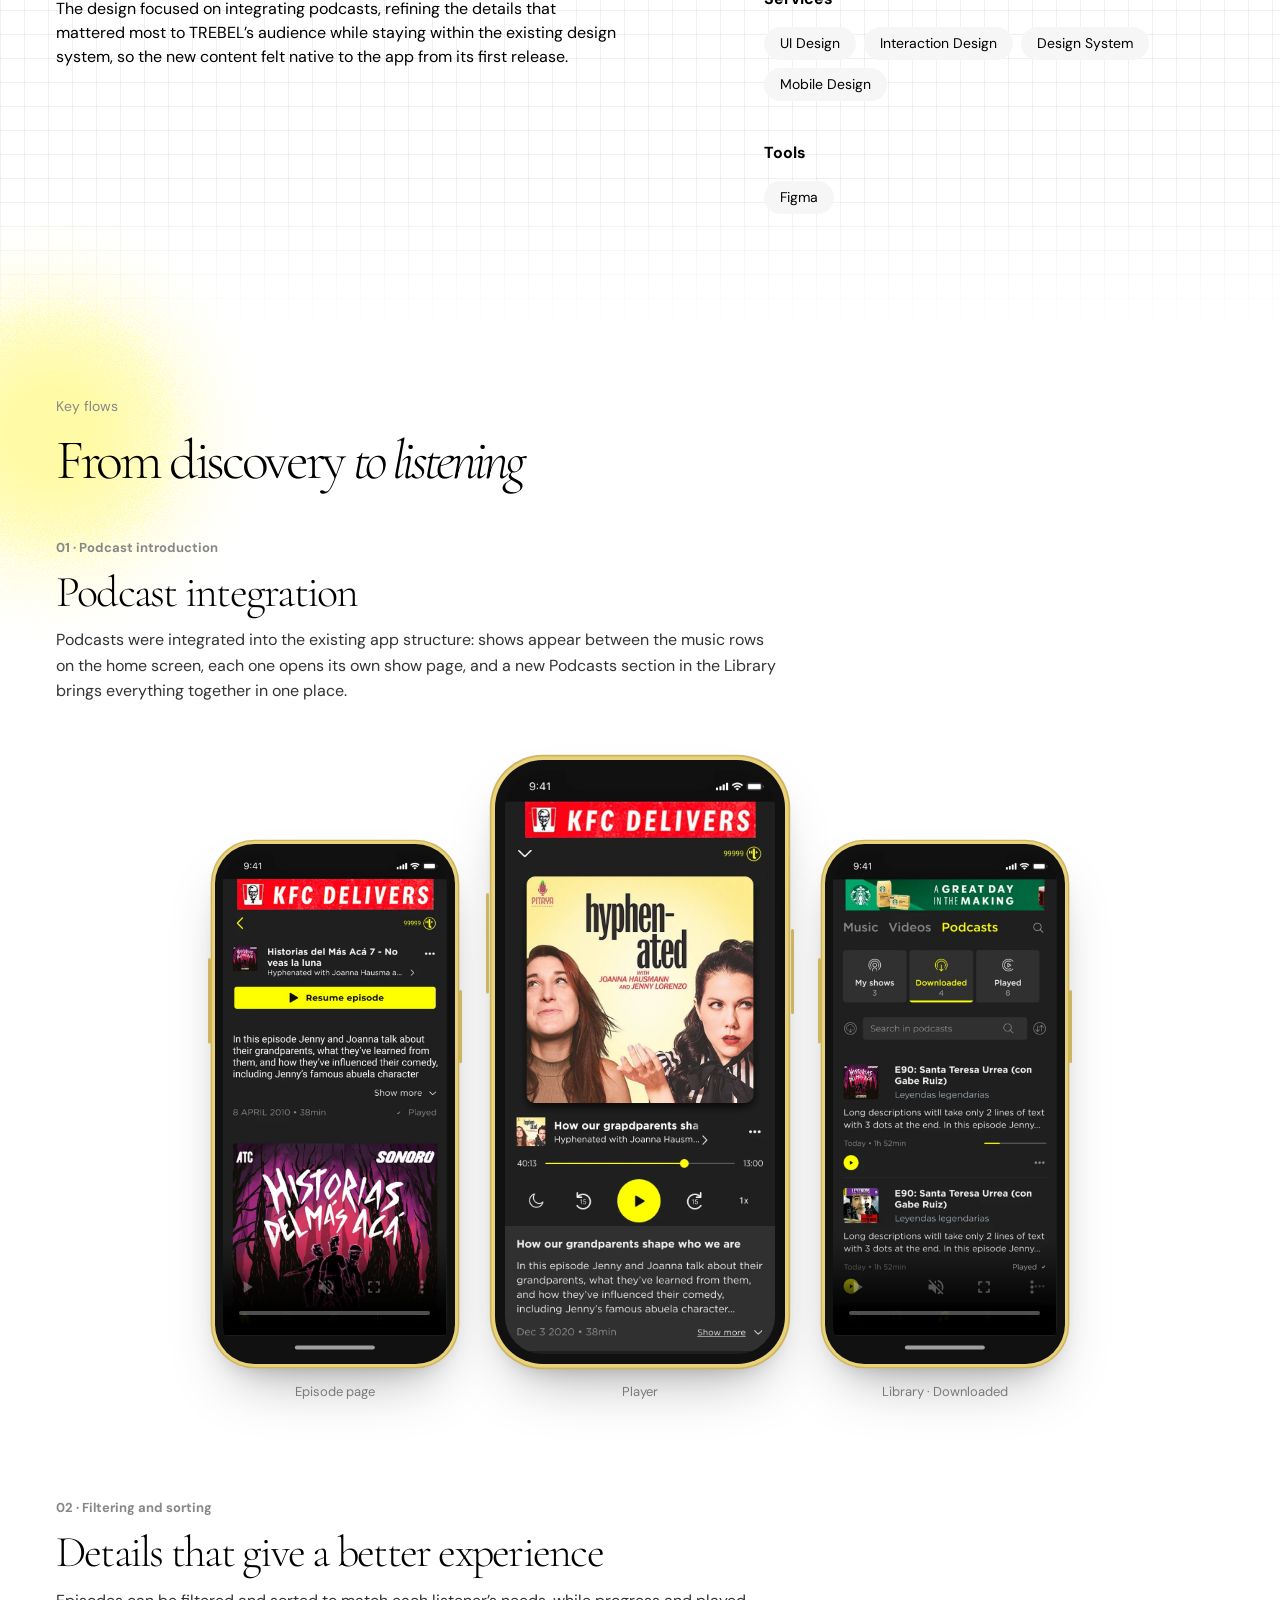
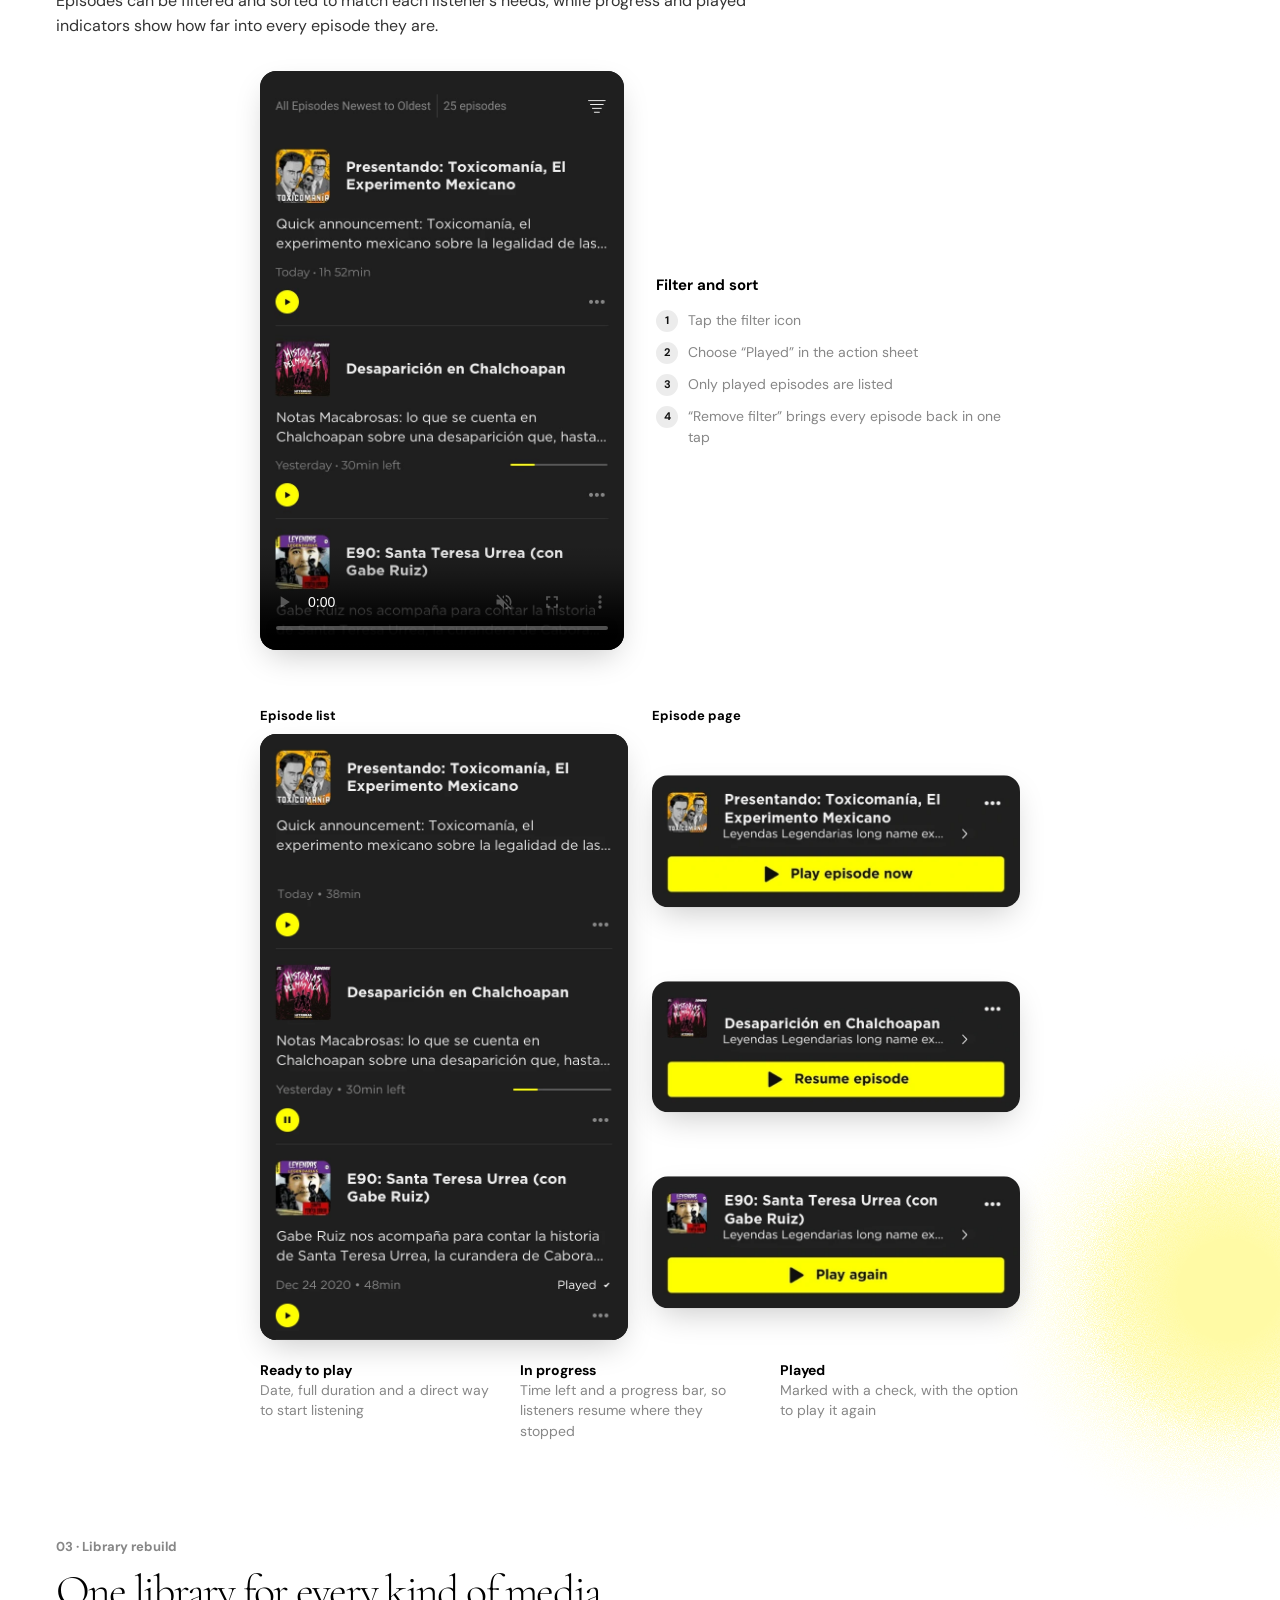
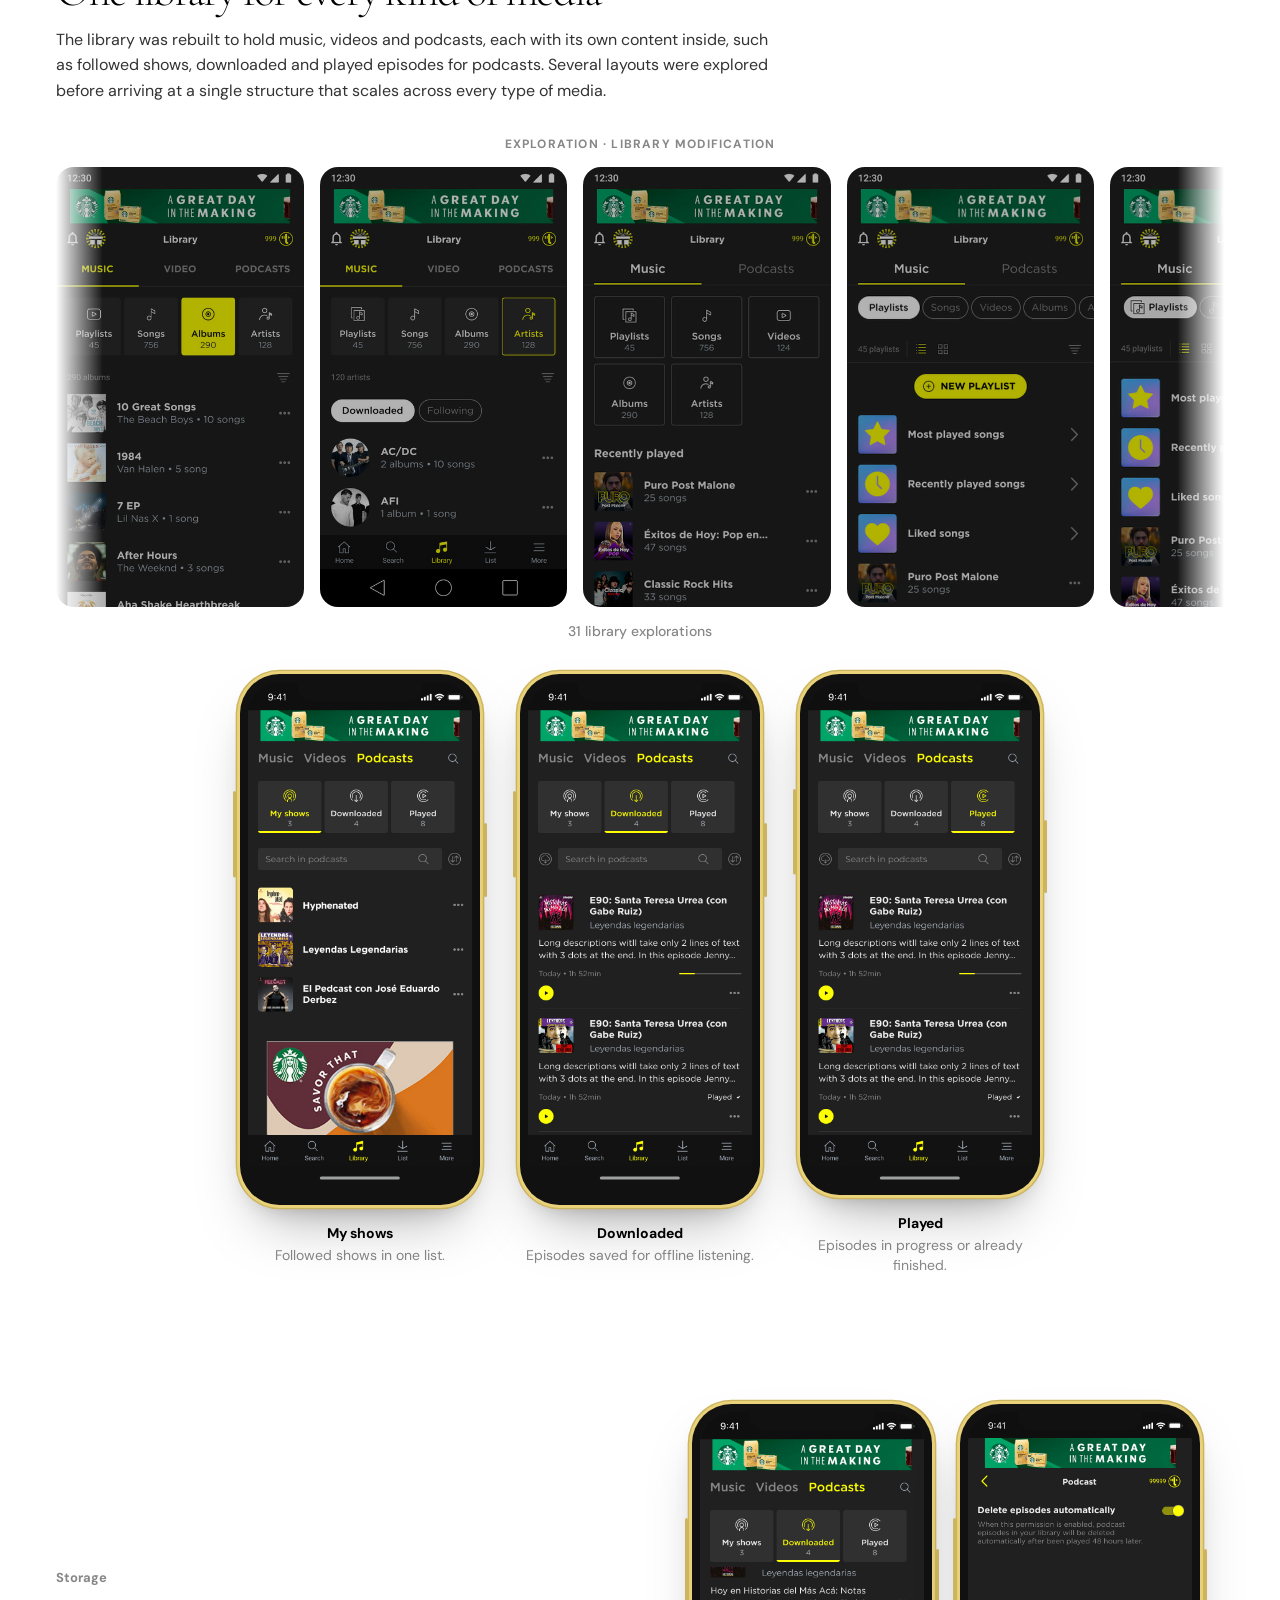
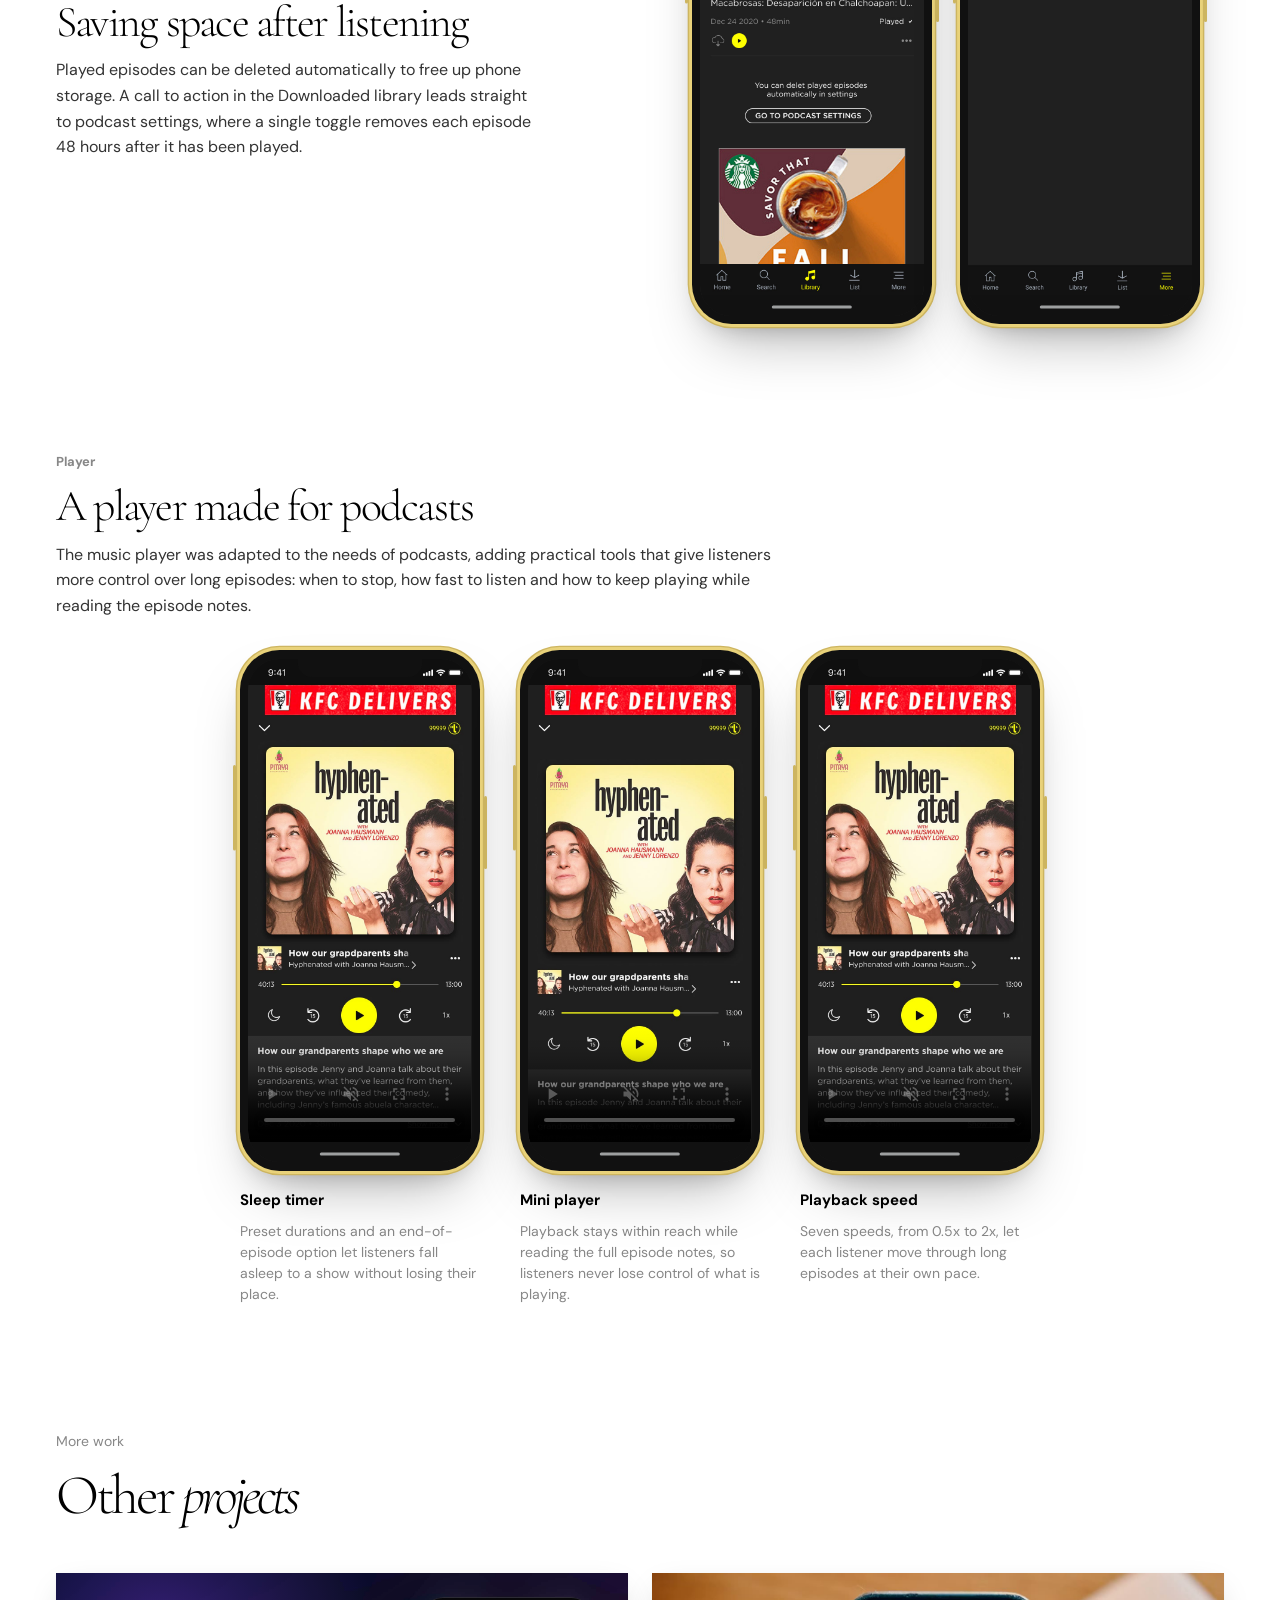
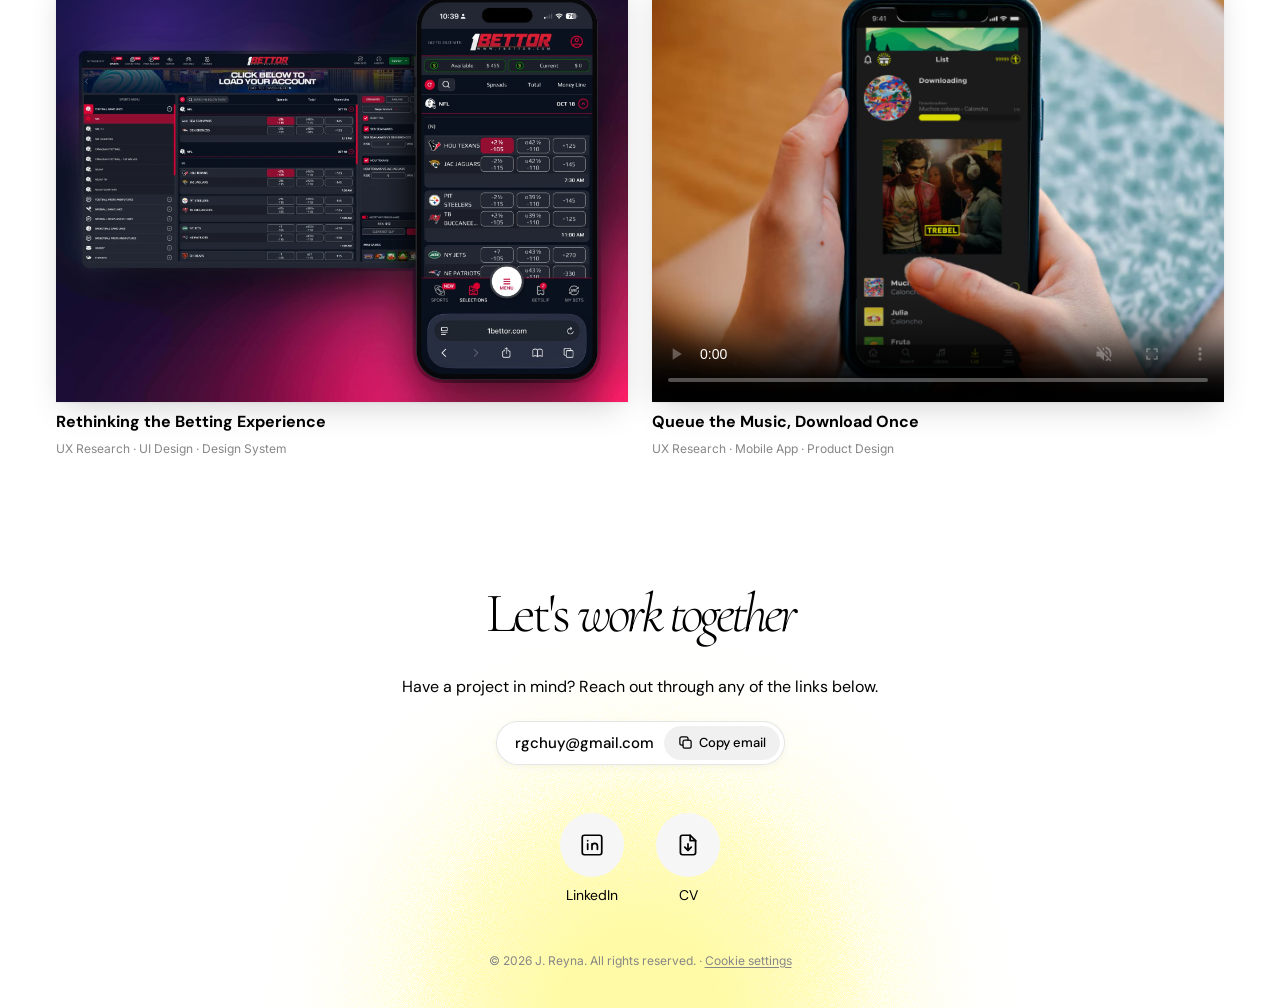
<file: project-3.html>
<!doctype html>
<html lang="en">
<head>
  <meta charset="utf-8">
  <meta name="viewport" content="width=device-width, initial-scale=1">
  <title>Bringing Podcasts to TREBEL — J. Reyna</title>
  <meta name="description" content="Bringing podcasts to TREBEL: a native podcast experience designed around the constraints of TREBEL users.">
  <link rel="preconnect" href="https://fonts.googleapis.com">
  <link rel="preconnect" href="https://fonts.gstatic.com" crossorigin>
  <link href="https://fonts.googleapis.com/css2?family=Cormorant+Garamond:ital,wght@0,300;1,300&family=DM+Sans:wght@400;500;700&family=Inter:wght@400&display=swap" rel="stylesheet">
  <link rel="stylesheet" href="styles.css?v=147">
</head>
<body class="has-orbs" style="--project-color: #FFF200;">

  <!-- Grainy gradient orbs in TREBEL yellow -->
  <div class="orbs" aria-hidden="true">
    <span class="orb orb--1"></span>
    <span class="orb orb--2"></span>
    <span class="orb orb--3"></span>
  </div>

  <!-- ============ HEADER (fixed; becomes a floating bubble on scroll) ============ -->
  <header class="site-header" id="header">
    <div class="header-inner">
      <nav class="nav-left" aria-label="Primary">
        <a class="pill pill--soft" href="index.html#work">Work</a>
      </nav>

      <a class="wordmark" href="index.html" aria-label="J. Reyna — home">
        <span>J. Reyna</span>
        <span class="wordmark-sub">Portfolio</span>
      </a>

      <div class="nav-right">
        <nav class="lang-switch" aria-label="Language"><a href="project-3.html" hreflang="en" lang="en" aria-current="page">EN</a><a href="es/project-3.html" hreflang="es" lang="es">ES</a><a href="pt/project-3.html" hreflang="pt-BR" lang="pt-BR">PT</a></nav>
        <span class="availability"><i class="dot" aria-hidden="true"></i><span class="availability-text">Available for projects</span></span>
        <a class="pill pill--black" href="#contact">Contact</a>
      </div>
    </div>
  </header>

  <main id="top">

    <!-- ============ TITLE + INTRO ============ -->
    <section class="hero project-hero">
      <p class="eyebrow"><a href="index.html#work">← All work</a></p>
      <h1 class="display">Bringing podcasts <em>to TREBEL</em></h1>
      <p class="lead">Podcast listening grew in 2021, opening room for new products and new audiences. The format was brought into TREBEL as a native experience, designed around the constraints its users face, such as limited data and phone storage.</p>
    </section>

    <!-- ============ PROJECT IMAGE · SHOWCASE: player + show page on rubber ============
         Screens are 750×1624 (2× iPhone 11). The show page is an MP4 with the header and nav bar pinned. -->
    <section class="project-image">
      <div class="rubber-scene">
        <div class="iphone"><div class="iphone__screen">
          <span class="iphone__notch"></span>
          <img src="images/podcast-screens/7-player-indicator.webp?v=2" width="750" height="1624" alt="Podcast player with sleep timer, 15-second skips and playback speed" loading="lazy">
        </div></div>
        <div class="iphone"><div class="iphone__screen">
          <span class="iphone__notch"></span>
          <video src="assets/trebel-podcast-show-scroll.mp4?v=3" poster="assets/trebel-podcast-show-scroll-poster.jpg?v=3" width="750" height="1624" data-play-in-view muted loop playsinline preload="metadata" aria-label="Podcast show page scrolling through its episodes, with the header and nav bar fixed"></video>
        </div></div>
      </div>
    </section>

    <!-- ============ STORY (left) + FACTS (right) ============ -->
    <section class="section project-detail">
      <div class="story">
        <h2 class="display display--md">Long story <em>short</em></h2>
        <div class="story-text">
          <p>As TREBEL grew beyond music downloads, new content and features had to fit into an app people already knew.</p>
          <p>The design focused on integrating podcasts, refining the details that mattered most to TREBEL’s audience while staying within the existing design system, so the new content felt native to the app from its first release.</p>
        </div>
      </div>
      <aside class="facts">
        <dl class="fact fact-meta">
          <div><dt>Client</dt><dd>TREBEL</dd></div>
          <div><dt>Year</dt><dd>2021</dd></div>
          <div class="fact-role"><dt>Role</dt><dd>Senior UX/UI Designer (sole designer)</dd></div>
        </dl>
        <div class="fact">
          <h3>Services</h3>
          <ul class="tags"><li>UI Design</li><li>Interaction Design</li><li>Design System</li><li>Mobile Design</li></ul>
        </div>
        <div class="fact">
          <h3>Tools</h3>
          <ul class="tags"><li>Figma</li></ul>
        </div>
      </aside>
    </section>

    <!-- ============ KEY FLOWS ============
         Placeholders: replace each .p3-ph (phone) or .p3-slot (image/video box) with an <img> or <video>. -->
    <section class="section" id="flows">
      <div class="section-head">
        <p class="eyebrow">Key flows</p>
        <h2 class="display display--md">From discovery <em>to listening</em></h2>
      </div>

      <div class="p3-flows">
        <!-- 01 · Podcast introduction: copy, then episode · player · library -->
        <article class="p3-flow p3-flow--stack">
          <div class="p3-copy p3-copy--wide">
            <p class="p3-num">01 · Podcast introduction</p>
            <h3>Podcast integration</h3>
            <p>Podcasts were integrated into the existing app structure: shows appear between the music rows on the home screen, each one opens its own show page, and a new Podcasts section in the Library brings everything together in one place.</p>
          </div>
          <div class="pm-trio">
            <figure>
              <div class="iphone"><div class="iphone__screen iphone__screen--home">
                <span class="iphone__notch"></span>
                <video src="assets/trebel-podcast-episode-scroll.mp4?v=3" poster="assets/trebel-podcast-episode-scroll-poster.jpg?v=3" width="750" height="1624" data-play-in-view muted loop playsinline preload="metadata" aria-label="Episode page scrolling from the Resume episode button to related episodes, with the header and tab bar fixed"></video>
                <span class="iphone__home" aria-hidden="true"></span>
              </div></div>
              <figcaption>Episode page</figcaption>
            </figure>
            <figure>
              <div class="iphone"><div class="iphone__screen">
                <span class="iphone__notch"></span>
                <img src="images/podcast-screens/5-player.webp" width="750" height="1624" alt="Podcast player with sleep timer, 15-second skips and playback speed" loading="lazy">
              </div></div>
              <figcaption>Player</figcaption>
            </figure>
            <figure>
              <div class="iphone"><div class="iphone__screen iphone__screen--home">
                <span class="iphone__notch"></span>
                <video src="assets/trebel-podcast-library-scroll.mp4?v=2" poster="assets/trebel-podcast-library-scroll-poster.jpg?v=2" width="750" height="1624" data-play-in-view muted loop playsinline preload="metadata" aria-label="Library scrolling through downloaded podcast episodes, with the header and tab bar fixed"></video>
                <span class="iphone__home" aria-hidden="true"></span>
              </div></div>
              <figcaption>Library · Downloaded</figcaption>
            </figure>
          </div>
        </article>

        <!-- 02 · Filtering and sorting: copy, then small media slots -->
        <article class="p3-flow p3-flow--stack">
          <div class="p3-copy">
            <p class="p3-num">02 · Filtering and sorting</p>
            <h3>Details that give a better experience</h3>
            <p>Episodes can be filtered and sorted to match each listener’s needs, while progress and played indicators show how far into every episode they are.</p>
          </div>
          <div class="p3-filter-row">
            <figure class="p3-slot p3-slot--filled"><video id="filter-demo" src="assets/trebel-podcast-filter.mp4?v=6" poster="assets/trebel-podcast-filter-poster.jpg?v=6" width="750" height="1194" data-play-in-view muted loop playsinline preload="metadata" aria-label="Filtering episodes: the filter icon opens an action sheet, Played is selected and only played episodes remain, then the Remove filter button is highlighted and tapped to show every episode again"></video></figure>
            <div class="p3-filter-copy">
              <h4>Filter and sort</h4>
              <ol class="p3-steps" data-steps-for="filter-demo">
                <li data-from="0">Tap the filter icon</li>
                <li data-from="1.2">Choose “Played” in the action sheet</li>
                <li data-from="3.4">Only played episodes are listed</li>
                <li data-from="5">“Remove filter” brings every episode back in one tap</li>
              </ol>
            </div>
          </div>
          <div class="p3-states-compare">
            <figure class="p3-slot p3-slot--filled"><img src="images/podcast-screens/episode-cards-progress.webp?v=5" width="750" height="1234" alt="Episode list with three states: ready to play with a play button, in progress with a pause button, time left and a progress bar, and played with a check" loading="lazy"><figcaption>Episode list</figcaption></figure>
            <figure class="p3-ep-stack"><figcaption>Episode page</figcaption>
              <img src="images/podcast-screens/episode-page-play-now.webp" width="750" height="268" alt="Episode page header for a new episode with a Play episode now button" loading="lazy" style="--y: 17.7%">
              <img src="images/podcast-screens/episode-page-resume.webp" width="750" height="268" alt="Episode page header for an episode in progress with a Resume episode button" loading="lazy" style="--y: 51.6%">
              <img src="images/podcast-screens/episode-page-play-again.webp" width="750" height="268" alt="Episode page header for a played episode with a Play again button" loading="lazy" style="--y: 83.9%">
            </figure>
            <ul class="p3-states p3-states--row">
              <li><b>Ready to play</b> Date, full duration and a direct way to start listening</li>
              <li><b>In progress</b> Time left and a progress bar, so listeners resume where they stopped</li>
              <li><b>Played</b> Marked with a check, with the option to play it again</li>
            </ul>
          </div>
        </article>

        <!-- 03 · Library rebuild: video of explored layouts, then 3 states -->
        <article class="p3-flow p3-flow--stack">
          <div class="p3-copy">
            <p class="p3-num">03 · Library rebuild</p>
            <h3>One library for every kind of media</h3>
            <p>The library was rebuilt to hold music, videos and podcasts, each with its own content inside, such as followed shows, downloaded and played episodes for podcasts. Several layouts were explored before arriving at a single structure that scales across every type of media.</p>
          </div>
          <figure class="p3-explore p3-explore--marquee">
            <div class="p3-marquee" role="img" aria-label="Library layout explorations scrolling from right to left: tabs, category cards, chips and lists">
              <div class="p3-marquee__track" aria-hidden="true"><img src="images/project-3-explore-01.jpg" width="432" height="768" alt=""><img src="images/project-3-explore-02.jpg" width="432" height="768" alt=""><img src="images/project-3-explore-03.jpg" width="432" height="768" alt=""><img src="images/project-3-explore-04.jpg" width="432" height="768" alt=""><img src="images/project-3-explore-05.jpg" width="432" height="768" alt=""><img src="images/project-3-explore-06.jpg" width="432" height="768" alt=""><img src="images/project-3-explore-07.jpg" width="432" height="768" alt=""><img src="images/project-3-explore-08.jpg" width="432" height="768" alt=""><img src="images/project-3-explore-09.jpg" width="432" height="768" alt=""><img src="images/project-3-explore-10.jpg" width="432" height="768" alt=""><img src="images/project-3-explore-11.jpg" width="432" height="768" alt=""><img src="images/project-3-explore-12.jpg" width="432" height="768" alt=""><img src="images/project-3-explore-13.jpg" width="432" height="768" alt=""><img src="images/project-3-explore-14.jpg" width="432" height="768" alt=""><img src="images/project-3-explore-15.jpg" width="432" height="768" alt=""><img src="images/project-3-explore-16.jpg" width="432" height="768" alt=""><img src="images/project-3-explore-17.jpg" width="432" height="768" alt=""><img src="images/project-3-explore-18.jpg" width="432" height="768" alt=""><img src="images/project-3-explore-19.jpg" width="432" height="768" alt=""><img src="images/project-3-explore-20.jpg" width="432" height="768" alt=""><img src="images/project-3-explore-21.jpg" width="432" height="768" alt=""><img src="images/project-3-explore-22.jpg" width="432" height="768" alt=""><img src="images/project-3-explore-23.jpg" width="432" height="768" alt=""><img src="images/project-3-explore-24.jpg" width="432" height="768" alt=""><img src="images/project-3-explore-25.jpg" width="432" height="768" alt=""><img src="images/project-3-explore-26.jpg" width="432" height="768" alt=""><img src="images/project-3-explore-27.jpg" width="432" height="768" alt=""><img src="images/project-3-explore-28.jpg" width="432" height="768" alt=""><img src="images/project-3-explore-29.jpg" width="432" height="768" alt=""><img src="images/project-3-explore-30.jpg" width="432" height="768" alt=""><img src="images/project-3-explore-31.jpg" width="432" height="768" alt=""><img src="images/project-3-explore-01.jpg" width="432" height="768" alt=""><img src="images/project-3-explore-02.jpg" width="432" height="768" alt=""><img src="images/project-3-explore-03.jpg" width="432" height="768" alt=""><img src="images/project-3-explore-04.jpg" width="432" height="768" alt=""><img src="images/project-3-explore-05.jpg" width="432" height="768" alt=""><img src="images/project-3-explore-06.jpg" width="432" height="768" alt=""><img src="images/project-3-explore-07.jpg" width="432" height="768" alt=""><img src="images/project-3-explore-08.jpg" width="432" height="768" alt=""><img src="images/project-3-explore-09.jpg" width="432" height="768" alt=""><img src="images/project-3-explore-10.jpg" width="432" height="768" alt=""><img src="images/project-3-explore-11.jpg" width="432" height="768" alt=""><img src="images/project-3-explore-12.jpg" width="432" height="768" alt=""><img src="images/project-3-explore-13.jpg" width="432" height="768" alt=""><img src="images/project-3-explore-14.jpg" width="432" height="768" alt=""><img src="images/project-3-explore-15.jpg" width="432" height="768" alt=""><img src="images/project-3-explore-16.jpg" width="432" height="768" alt=""><img src="images/project-3-explore-17.jpg" width="432" height="768" alt=""><img src="images/project-3-explore-18.jpg" width="432" height="768" alt=""><img src="images/project-3-explore-19.jpg" width="432" height="768" alt=""><img src="images/project-3-explore-20.jpg" width="432" height="768" alt=""><img src="images/project-3-explore-21.jpg" width="432" height="768" alt=""><img src="images/project-3-explore-22.jpg" width="432" height="768" alt=""><img src="images/project-3-explore-23.jpg" width="432" height="768" alt=""><img src="images/project-3-explore-24.jpg" width="432" height="768" alt=""><img src="images/project-3-explore-25.jpg" width="432" height="768" alt=""><img src="images/project-3-explore-26.jpg" width="432" height="768" alt=""><img src="images/project-3-explore-27.jpg" width="432" height="768" alt=""><img src="images/project-3-explore-28.jpg" width="432" height="768" alt=""><img src="images/project-3-explore-29.jpg" width="432" height="768" alt=""><img src="images/project-3-explore-30.jpg" width="432" height="768" alt=""><img src="images/project-3-explore-31.jpg" width="432" height="768" alt=""></div>
            </div>
            <p class="p3-explore__tag">Exploration · Library modification</p>
            <figcaption>31 library explorations</figcaption>
          </figure>
          <!-- Library states: static screens (top of each image) with the header and tab bar shown; caption below each -->
          <div class="p3-phones p3-phones--3">
            <figure class="p3-phone-fig">
            <div class="iphone"><div class="iphone__screen iphone__screen--home p3-scrollscreen" style="--img-w: 720; --img-h: 1836; --head: 196; --foot: 100;">
              <span class="iphone__notch"></span>
              <div class="p3-scroll p3-scroll--static">
                <img src="images/project-3-library-myshows.jpg" width="720" height="1836" alt="Podcast library, My shows tab: followed shows listed under Music, Videos and Podcasts tabs" loading="lazy">
              </div>
              <div class="p3-fix p3-fix--head" aria-hidden="true"><img src="images/project-3-library-myshows.jpg" alt=""></div>
              <div class="p3-fix p3-fix--foot" aria-hidden="true"><img src="images/project-3-library-myshows.jpg" alt=""></div>
              <span class="iphone__home" aria-hidden="true"></span>
            </div></div>
              <figcaption><b>My shows</b>Followed shows in one list.</figcaption>
            </figure>
            <figure class="p3-phone-fig">
            <div class="iphone"><div class="iphone__screen iphone__screen--home p3-scrollscreen" style="--img-w: 720; --img-h: 3220; --head: 196; --foot: 100;">
              <span class="iphone__notch"></span>
              <div class="p3-scroll p3-scroll--static">
                <img src="images/project-3-library-downloaded.jpg" width="720" height="3220" alt="Podcast library, Downloaded tab: downloaded episodes ready to play offline" loading="lazy">
              </div>
              <div class="p3-fix p3-fix--head" aria-hidden="true"><img src="images/project-3-library-downloaded.jpg" alt=""></div>
              <div class="p3-fix p3-fix--foot" aria-hidden="true"><img src="images/project-3-library-downloaded.jpg" alt=""></div>
              <span class="iphone__home" aria-hidden="true"></span>
            </div></div>
              <figcaption><b>Downloaded</b>Episodes saved for offline listening.</figcaption>
            </figure>
            <figure class="p3-phone-fig">
            <div class="iphone"><div class="iphone__screen iphone__screen--home p3-scrollscreen" style="--img-w: 720; --img-h: 3220; --head: 196; --foot: 100;">
              <span class="iphone__notch"></span>
              <div class="p3-scroll p3-scroll--static">
                <img src="images/project-3-library-played.jpg" width="720" height="3220" alt="Podcast library, Played tab: finished episodes marked as played" loading="lazy">
              </div>
              <div class="p3-fix p3-fix--head" aria-hidden="true"><img src="images/project-3-library-played.jpg" alt=""></div>
              <div class="p3-fix p3-fix--foot" aria-hidden="true"><img src="images/project-3-library-played.jpg" alt=""></div>
              <span class="iphone__home" aria-hidden="true"></span>
            </div></div>
              <figcaption><b>Played</b>Episodes in progress or already finished.</figcaption>
            </figure>
          </div>
        </article>
      </div>
    </section>

    <!-- ============ SAVING SPACE (auto-remove finished episodes) ============ -->
    <section class="section">
      <article class="p3-flow">
        <div class="p3-copy">
          <p class="p3-num">Storage</p>
          <h3>Saving space after listening</h3>
          <p>Played episodes can be deleted automatically to free up phone storage. A call to action in the Downloaded library leads straight to podcast settings, where a single toggle removes each episode 48 hours after it has been played.</p>
        </div>
        <div class="p3-phones">
          <!-- Downloaded library, shown scrolled down: the "Go to podcast settings" button sits in the middle of the screen.
                 Fixed header = status bar + ad banner + Music/Videos/Podcasts tabs + the 3 library squares (500 px); tab bar = 100 px.
                 --shift = how far the image is moved up, as a % of its width (1456 of 720 px). -->
          <div class="iphone"><div class="iphone__screen iphone__screen--home p3-scrollscreen" style="--img-w: 720; --img-h: 3220; --head: 500; --foot: 100;">
              <span class="iphone__notch"></span>
              <div class="p3-scroll p3-scroll--static">
                <img src="images/project-3-library-downloaded.jpg" width="720" height="3220" alt="Downloaded podcasts in the Library, scrolled to the message: You can delete played episodes automatically in settings, with a Go to podcast settings button" loading="lazy" style="margin-top: -202.29%;">
              </div>
              <div class="p3-fix p3-fix--head" aria-hidden="true"><img src="images/project-3-library-downloaded.jpg" alt=""></div>
              <div class="p3-fix p3-fix--foot" aria-hidden="true"><img src="images/project-3-library-downloaded.jpg" alt=""></div>
              <span class="iphone__home" aria-hidden="true"></span>
            </div></div>
          <div class="iphone"><div class="iphone__screen iphone__screen--home">
              <span class="iphone__notch"></span>
              <img src="images/project-3-settings-delete-episodes.jpg" width="750" height="1624" alt="Podcast settings with the Delete episodes automatically toggle switched on: played episodes are removed from the library 48 hours later" loading="lazy">
              <span class="iphone__home" aria-hidden="true"></span>
            </div></div>
        </div>
      </article>
    </section>

    <!-- ============ PODCAST PLAYER ============ -->
    <section class="section">
      <article class="p3-flow p3-flow--stack">
        <div class="p3-copy">
          <p class="p3-num">Player</p>
          <h3>A player made for podcasts</h3>
          <p>The music player was adapted to the needs of podcasts, adding practical tools that give listeners more control over long episodes: when to stop, how fast to listen and how to keep playing while reading the episode notes.</p>
        </div>
        <div class="p3-phones p3-phones--3 p3-player">
          <figure class="p3-player-demo">
            <div class="iphone"><div class="iphone__screen iphone__screen--home">
              <span class="iphone__notch"></span>
              <video id="player-timer" src="assets/trebel-podcast-player-timer.mp4" poster="assets/trebel-podcast-player-timer-poster.jpg" width="750" height="1624" data-play-in-view muted loop playsinline preload="metadata" aria-label="Sleep timer: the moon opens an action sheet, 15 minutes is chosen, a snack bar confirms it, and tapping again shows 8 minutes left with an option to turn the timer off"></video>
              <span class="iphone__home" aria-hidden="true"></span>
            </div></div>
            <figcaption>
              <h4>Sleep timer</h4>
              <p>Preset durations and an end-of-episode option let listeners fall asleep to a show without losing their place.</p>
            </figcaption>
          </figure>
          <figure class="p3-player-demo">
            <div class="iphone"><div class="iphone__screen iphone__screen--home">
              <span class="iphone__notch"></span>
              <video id="player-scroll" src="assets/trebel-podcast-player-scroll.mp4" poster="assets/trebel-podcast-player-scroll-poster.jpg" width="750" height="1624" data-play-in-view muted loop playsinline preload="metadata" aria-label="Show more expands the episode description; scrolling down collapses the player into a mini player under the header, and scrolling up brings the full player back"></video>
              <span class="iphone__home" aria-hidden="true"></span>
            </div></div>
            <figcaption>
              <h4>Mini player</h4>
              <p>Playback stays within reach while reading the full episode notes, so listeners never lose control of what is playing.</p>
            </figcaption>
          </figure>
          <figure class="p3-player-demo">
            <div class="iphone"><div class="iphone__screen iphone__screen--home">
              <span class="iphone__notch"></span>
              <video id="player-speed" src="assets/trebel-podcast-player-speed.mp4" poster="assets/trebel-podcast-player-speed-poster.jpg" width="750" height="1624" data-play-in-view muted loop playsinline preload="metadata" aria-label="Playback speed: the 1x control opens an action sheet, 1.5x is chosen, the control and a snack bar confirm it, and the sheet keeps 1.5x highlighted when opened again"></video>
              <span class="iphone__home" aria-hidden="true"></span>
            </div></div>
            <figcaption>
              <h4>Playback speed</h4>
              <p>Seven speeds, from 0.5x to 2x, let each listener move through long episodes at their own pace.</p>
            </figcaption>
          </figure>
        </div>
      </article>
    </section>

    <!-- ============ MORE PROJECTS ============ -->
    <section class="section" id="more">
      <div class="section-head">
        <p class="eyebrow">More work</p>
        <h2 class="display display--md">Other <em>projects</em></h2>
      </div>
      <div class="more-grid">
        <a class="more-card" href="project-1.html">
          <span class="thumb thumb--more motion-shot"><img src="images/project-1-cover-bg.jpg" alt="Rethinking the Betting Experience — desktop and mobile betting experience">
            <svg class="shot-bg" viewBox="0 0 2000 1500" preserveAspectRatio="xMidYMid slice" aria-hidden="true"><defs><radialGradient id="p1c-g1"><stop offset="0" stop-color="#e0194a" stop-opacity=".55"/><stop offset="1" stop-color="#e0194a" stop-opacity="0"/></radialGradient><radialGradient id="p1c-g2"><stop offset="0" stop-color="#6a2bd1" stop-opacity=".45"/><stop offset="1" stop-color="#6a2bd1" stop-opacity="0"/></radialGradient><mask id="p1c-m"><rect width="2000" height="1500" fill="#fff"/><rect x="80" y="272" width="1200" height="770" rx="22" fill="#000"/><rect x="1247" y="72" width="658" height="1362" rx="110" fill="#000"/></mask></defs><g mask="url(#p1c-m)"><ellipse class="shot-glow shot-glow--1" cx="1560" cy="1380" rx="840" ry="630" fill="url(#p1c-g1)"/><ellipse class="shot-glow shot-glow--2" cx="360" cy="180" rx="760" ry="570" fill="url(#p1c-g2)"/></g></svg><span class="shot-layer shot-layer--desk" style="left:4.600%;top:18.800%;width:58.500%;height:49.933%;border-radius:1.71% / 2.67%;background-image:url('images/project-1-cover.webp');background-size:170.940% 200.267%;background-position:11.084% 37.550%;" aria-hidden="true"></span><span class="shot-layer shot-layer--phone" style="left:62.900%;top:5.533%;width:31.800%;height:89.200%;border-radius:15.72% / 7.47%;background-image:url('images/project-1-cover.webp');background-size:314.465% 112.108%;background-position:92.229% 51.235%;" aria-hidden="true"></span></span>
          <span class="more-title">Rethinking the Betting Experience</span>
          <span class="meta">UX Research · UI Design · Design System</span>
        </a>
        <a class="more-card" href="project-2.html">
          <span class="thumb thumb--more"><video src="assets/trebel-download-two-songs.mp4" poster="assets/trebel-download-two-songs-poster.jpg" width="1280" height="960" data-play-in-view muted loop playsinline preload="metadata" aria-label="Queue the Music, Download Once — hands holding an iPhone while TREBEL downloads two songs from a queue of 8, with an ad shown during the download"></video></span>
          <span class="more-title">Queue the Music, Download Once</span>
          <span class="meta">UX Research · Mobile App · Product Design</span>
        </a>
      </div>
    </section>
  </main>

  <!-- ============ FOOTER / CONTACT ============ -->
  <footer class="footer" id="contact">
    <span class="orb orb--footer" aria-hidden="true"></span>
    <h2 class="display display--md">Let's <em>work together</em></h2>
    <p class="lead lead--center">Have a project in mind? Reach out through any of the links below.</p>

    <div class="email-pill">
      <span class="email-pill__addr">rgchuy@gmail.com</span>
      <button type="button" class="email-pill__btn" data-copy-email="rgchuy@gmail.com" aria-label="Copy email address rgchuy@gmail.com">
        <svg viewBox="0 0 24 24" fill="none" stroke="currentColor" stroke-width="2" stroke-linecap="round" stroke-linejoin="round" aria-hidden="true"><rect x="8" y="8" width="13" height="13" rx="3"/><path d="M16 8V6a3 3 0 0 0-3-3H6a3 3 0 0 0-3 3v7a3 3 0 0 0 3 3h2"/></svg>
        <span class="email-pill__label">Copy email</span>
      </button>
    </div>

    <ul class="contact-icons">
      <li>
        <a class="icon-btn" href="https://www.linkedin.com/in/jesus-reyna-gonzalez-114232109/" target="_blank" rel="noopener" aria-label="LinkedIn">
          <svg viewBox="0 0 24 24" fill="none" stroke="currentColor" stroke-width="1.6" stroke-linecap="round" stroke-linejoin="round"><rect x="3" y="3" width="18" height="18" rx="2"/><path d="M8 11v5M8 8v.01M12 16v-5M12 13a2.5 2.5 0 0 1 5 0v3"/></svg>
        </a>
        <span>LinkedIn</span>
      </li>
      <li>
        <a class="icon-btn" href="Jesus-Reyna-Senior-UX-UI-Product-Designer-CV.pdf" download aria-label="Download CV (PDF)">
          <svg viewBox="0 0 24 24" fill="none" stroke="currentColor" stroke-width="1.6" stroke-linecap="round" stroke-linejoin="round"><path d="M14 3H7a2 2 0 0 0-2 2v14a2 2 0 0 0 2 2h10a2 2 0 0 0 2-2V8z"/><path d="M14 3v5h5M12 11v6M9 14l3 3 3-3"/></svg>
        </a>
        <span>CV</span>
      </li>
    </ul>

    <p class="meta">© <span id="year">2026</span> J. Reyna. All rights reserved.</p>
  </footer>

  <script src="script.js?v=38"></script>
  <script>
    // Filter demo: highlight the step that matches the video
    document.querySelectorAll('[data-steps-for]').forEach(function (list) {
      var v = document.getElementById(list.dataset.stepsFor), items = list.querySelectorAll('li');
      v.addEventListener('timeupdate', function () {
        var i = 0; items.forEach(function (li, k) { if (v.currentTime >= +li.dataset.from) i = k; });
        items.forEach(function (li, k) { li.classList.toggle('is-active', k === i); });
      });
    });
  </script>
</body>
</html>
</file>
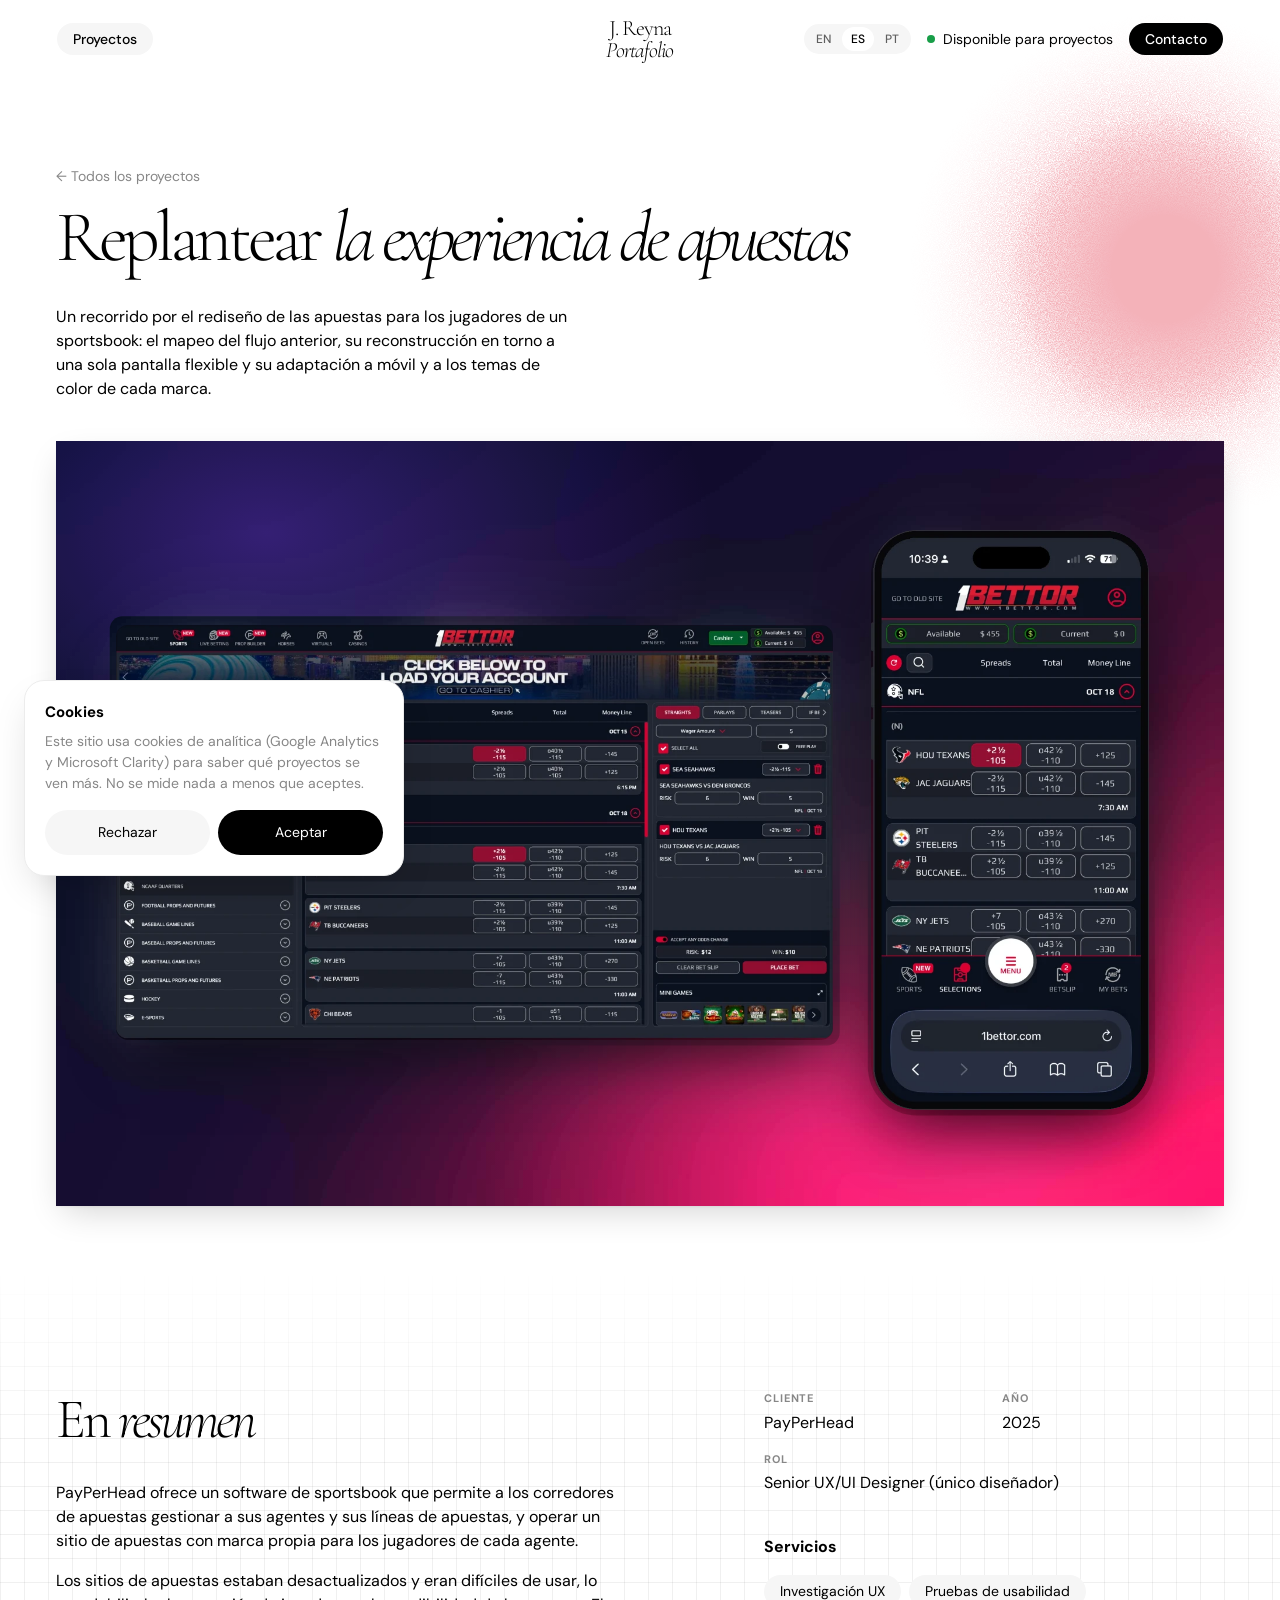
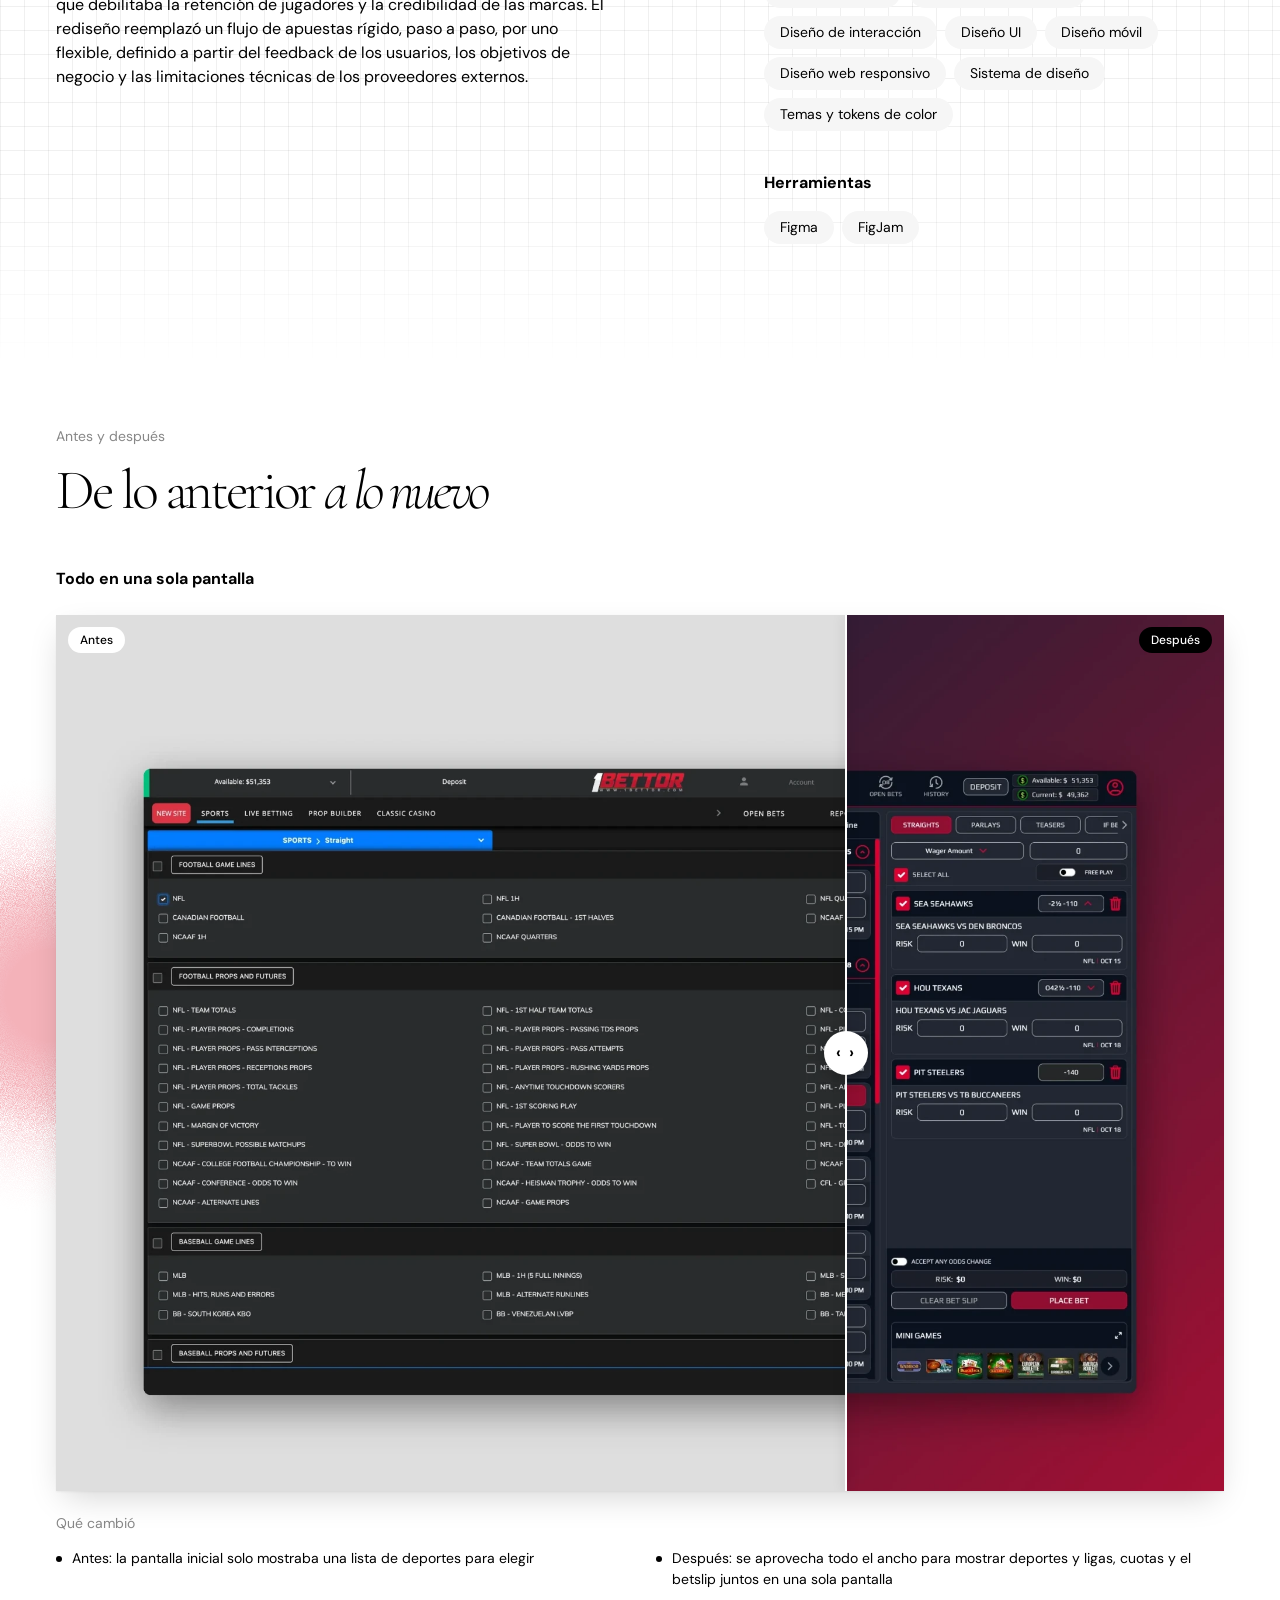
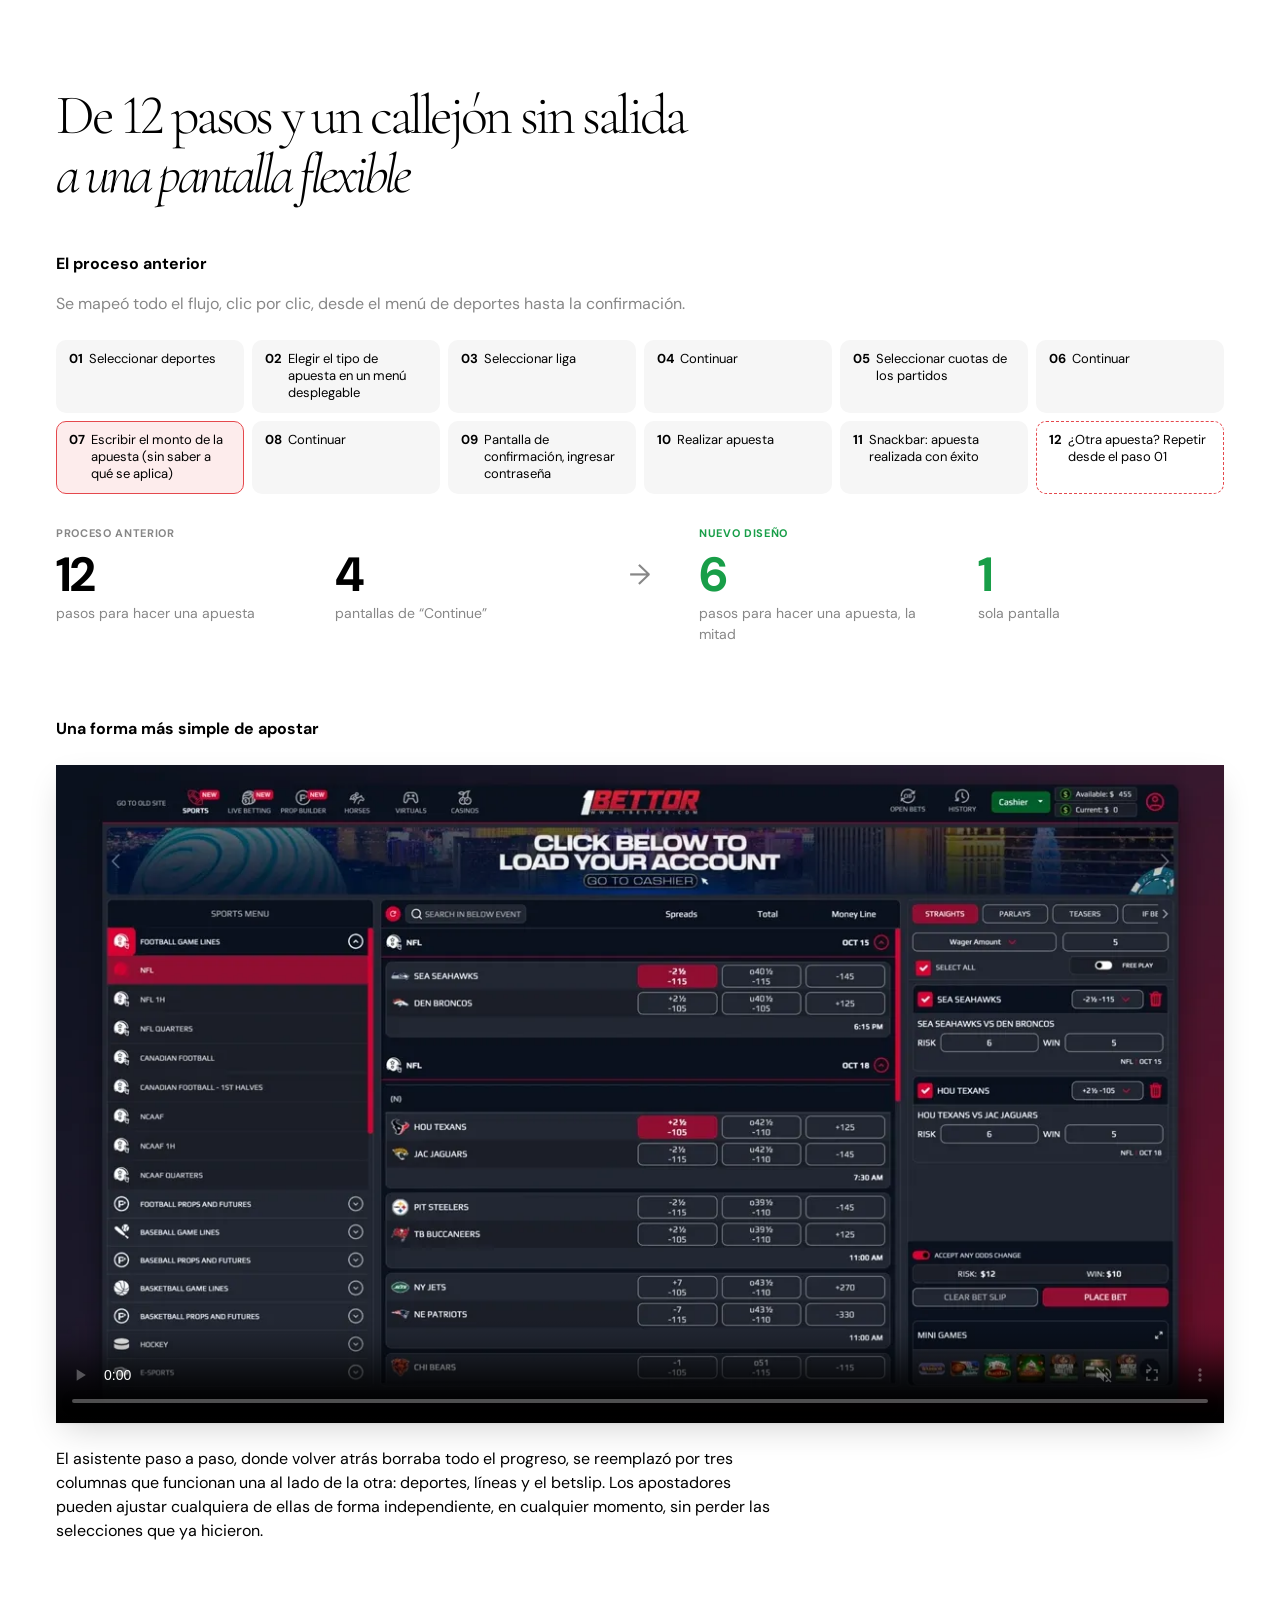
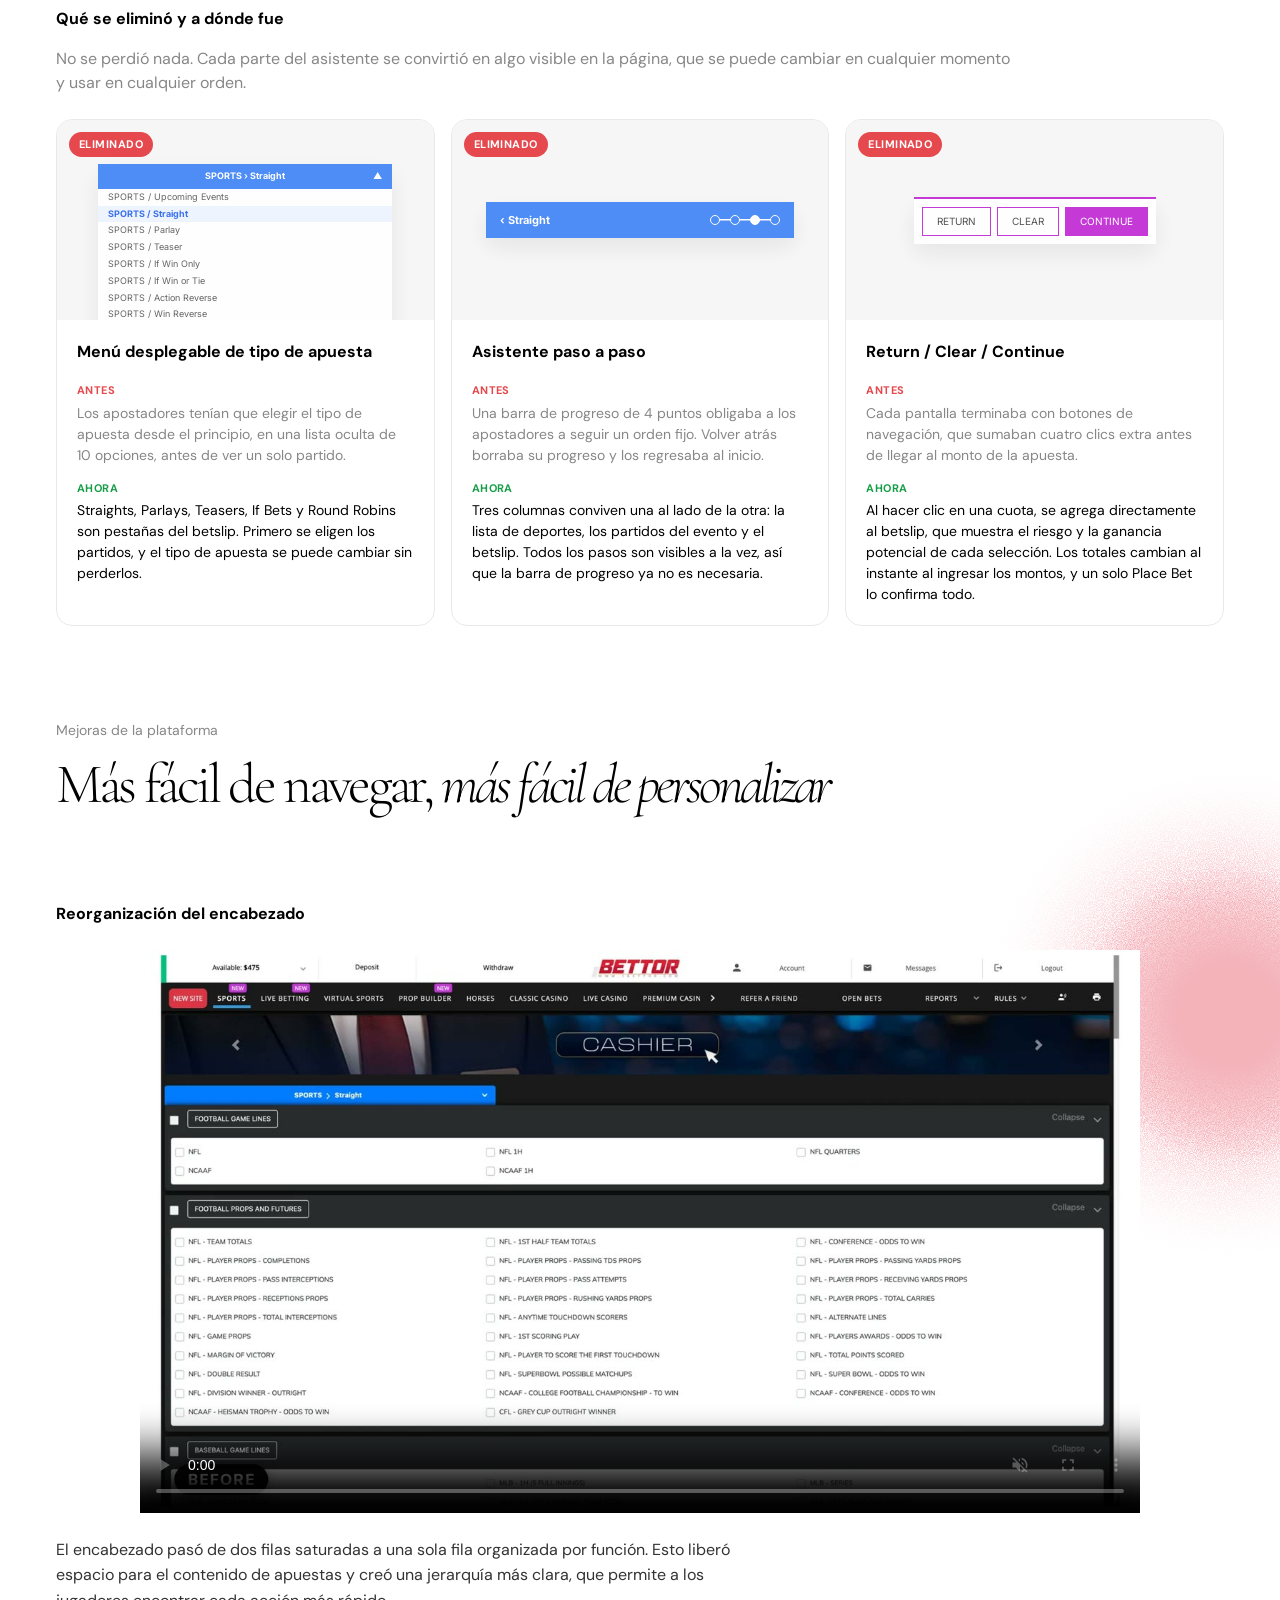
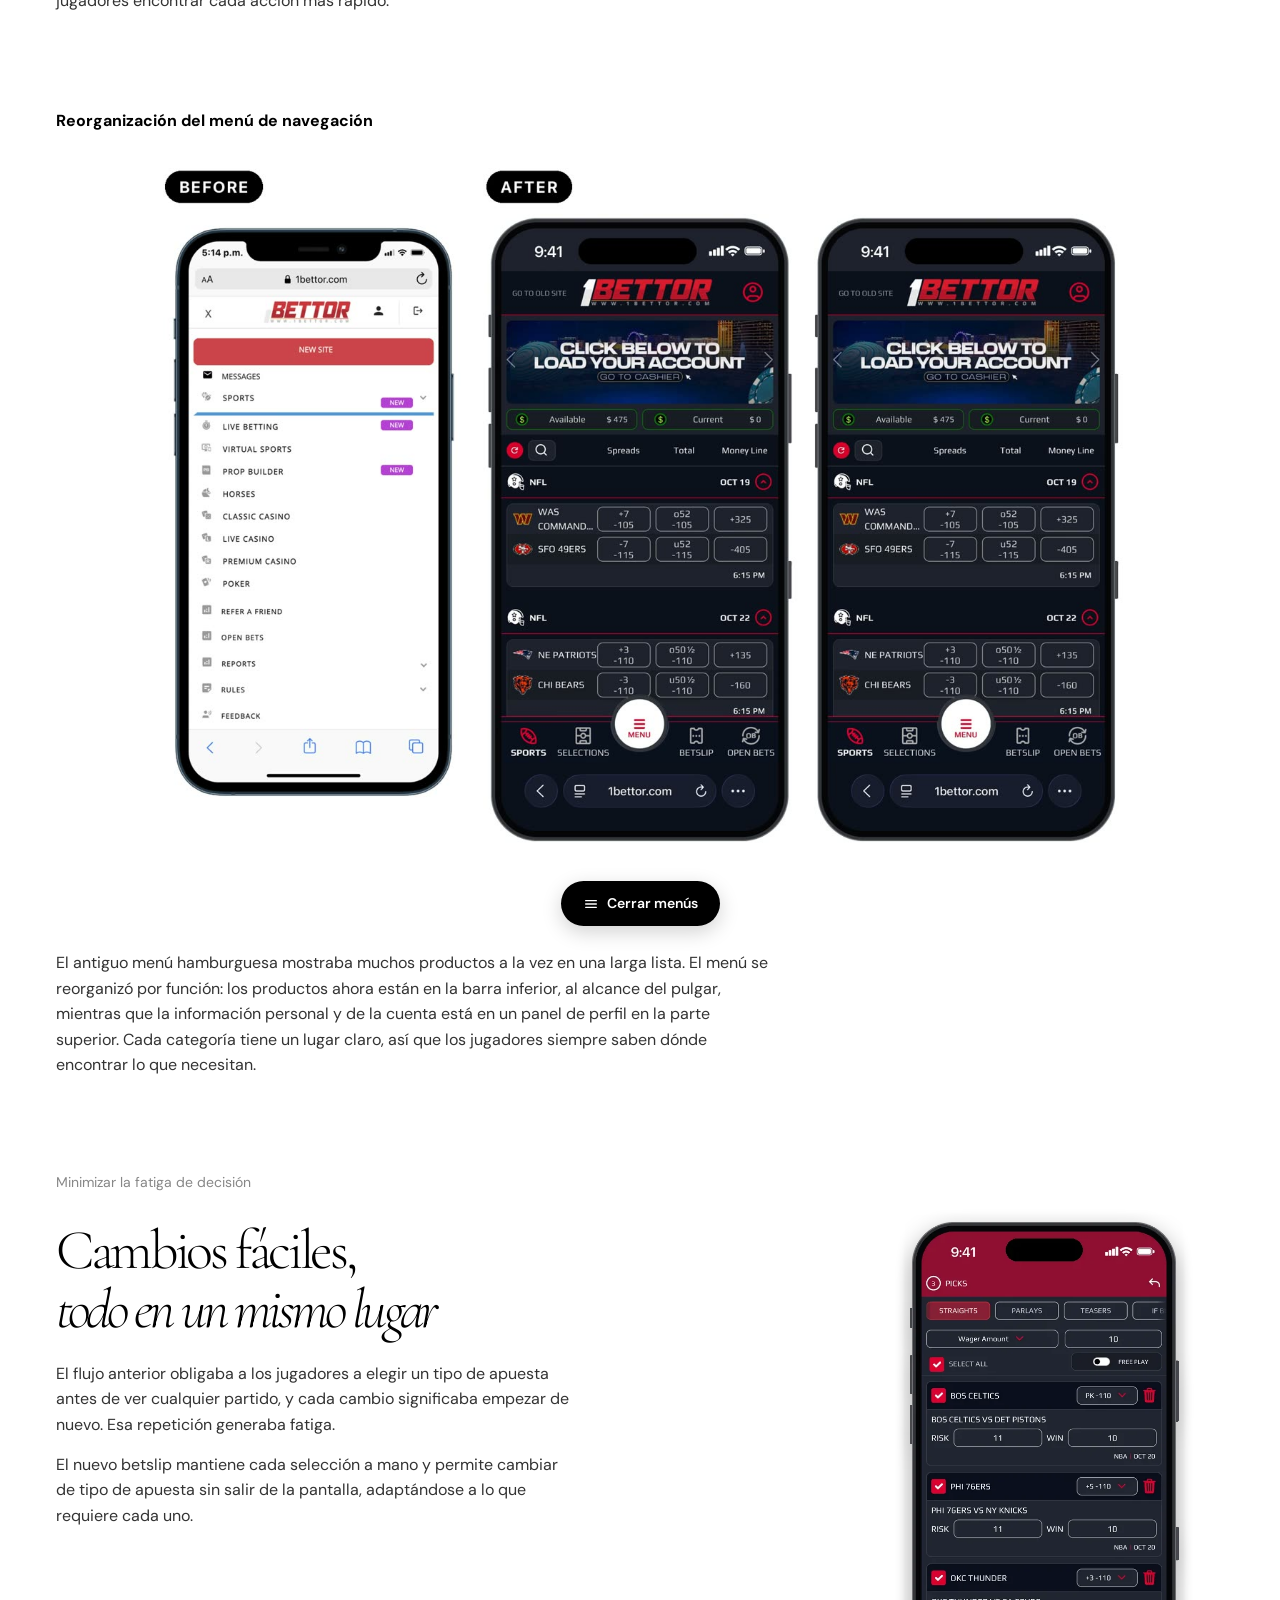
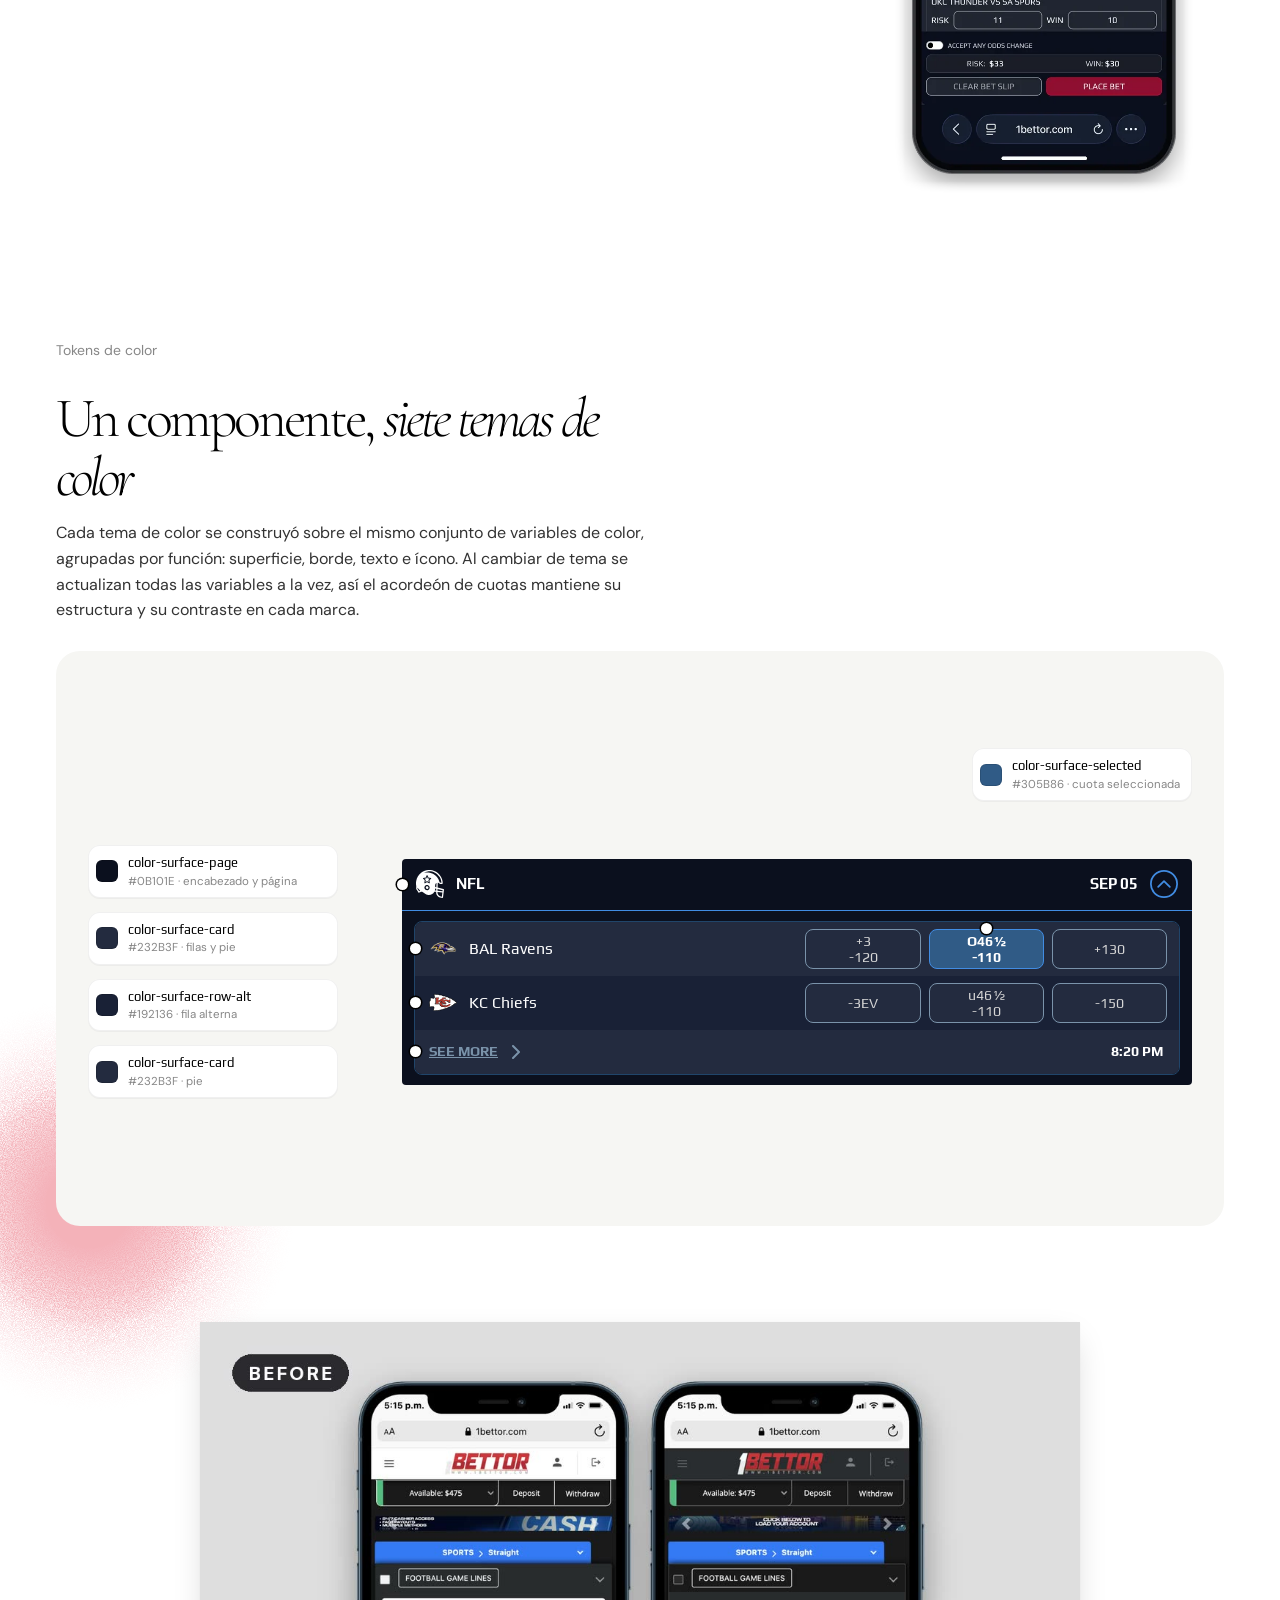
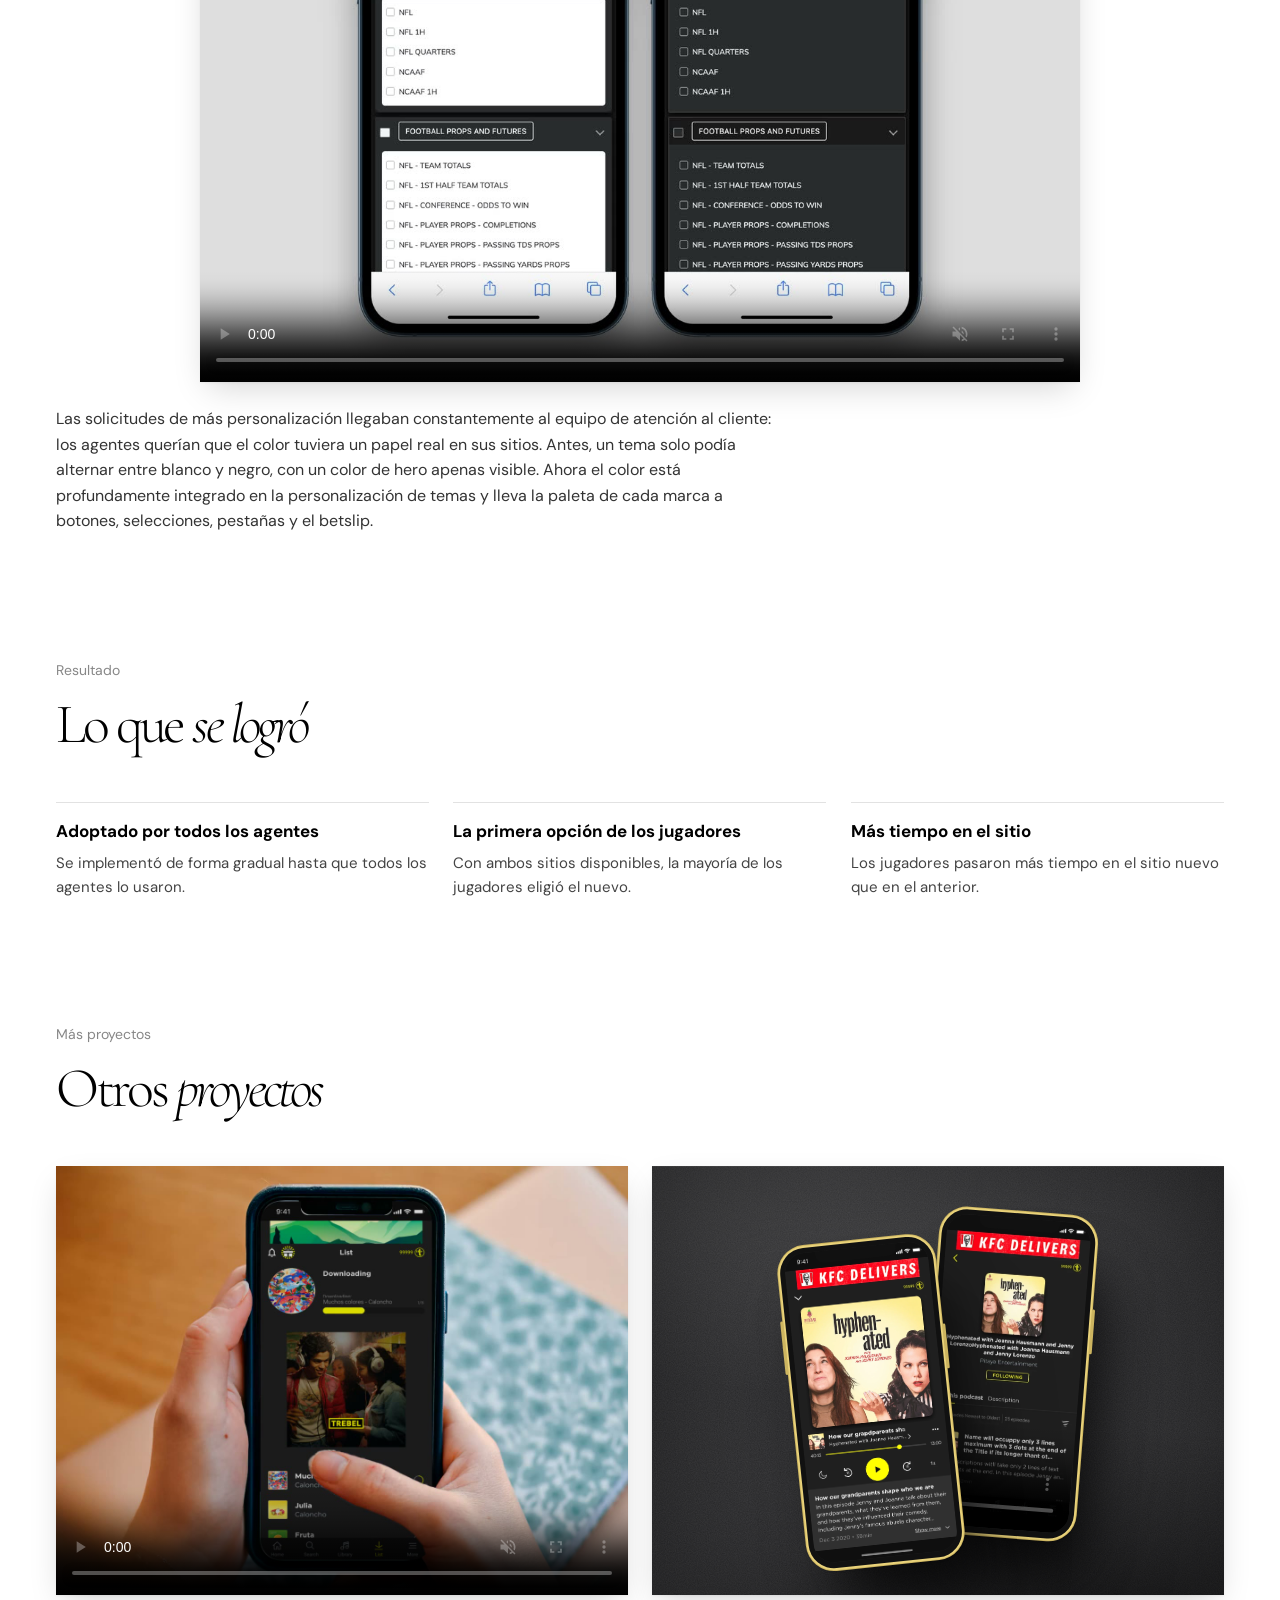
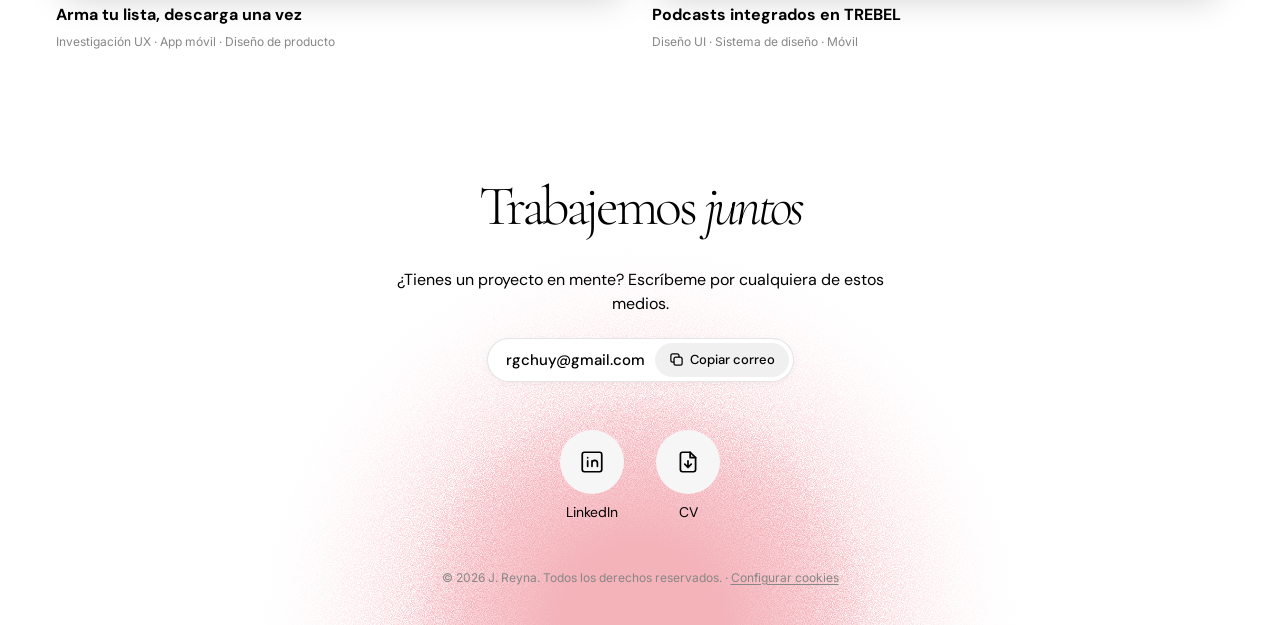
<file: es/project-1.html>
<!doctype html>
<html lang="es">
<head>
  <meta charset="utf-8">
  <meta name="viewport" content="width=device-width, initial-scale=1">
  <title>Replantear la experiencia de apuestas — J. Reyna</title>
  <meta name="description" content="Un recorrido por el rediseño de las apuestas para los jugadores de un sportsbook: el mapeo del flujo anterior, su reconstrucción en torno a una sola pantalla flexible y su adaptación a móvil y a los temas de color de cada marca.">
  <link rel="preconnect" href="https://fonts.googleapis.com">
  <link rel="preconnect" href="https://fonts.gstatic.com" crossorigin>
  <link href="https://fonts.googleapis.com/css2?family=Cormorant+Garamond:ital,wght@0,300;1,300&family=DM+Sans:wght@400;500;700&family=Inter:wght@400&family=Play:wght@400;700&display=swap" rel="stylesheet">
  <link rel="stylesheet" href="../styles.css?v=147">
</head>
<body class="has-orbs" style="--project-color: #e0243a;">

  <!-- Grainy gradient orbs in the project color (ref. Cornelius "Point" cover) -->
  <div class="orbs" aria-hidden="true">
    <span class="orb orb--1"></span>
    <span class="orb orb--2"></span>
    <span class="orb orb--3"></span>
    <span class="orb orb--4"></span>
  </div>

  <!-- ============ HEADER (fixed; becomes a floating bubble on scroll) ============ -->
  <header class="site-header" id="header">
    <div class="header-inner">
      <nav class="nav-left" aria-label="Principal">
        <a class="pill pill--soft" href="index.html#work">Proyectos</a>
      </nav>

      <a class="wordmark" href="index.html" aria-label="J. Reyna — inicio">
        <span>J. Reyna</span>
        <span class="wordmark-sub">Portafolio</span>
      </a>

      <div class="nav-right">
        <nav class="lang-switch" aria-label="Idioma"><a href="../project-1.html" hreflang="en" lang="en">EN</a><a href="../es/project-1.html" hreflang="es" lang="es" aria-current="page">ES</a><a href="../pt/project-1.html" hreflang="pt-BR" lang="pt-BR">PT</a></nav>
        <span class="availability"><i class="dot" aria-hidden="true"></i><span class="availability-text">Disponible para proyectos</span></span>
        <a class="pill pill--black" href="#contact">Contacto</a>
      </div>
    </div>
  </header>

  <main id="top">

    <!-- ============ TITLE + SHORT DESCRIPTION ============ -->
    <section class="hero project-hero">
      <p class="eyebrow"><a href="index.html#work">← Todos los proyectos</a></p>
      <h1 class="display">Replantear <em>la experiencia de apuestas</em></h1>
      <p class="lead">Un recorrido por el rediseño de las apuestas para los jugadores de un sportsbook: el mapeo del flujo anterior, su reconstrucción en torno a una sola pantalla flexible y su adaptación a móvil y a los temas de color de cada marca.</p>
    </section>

    <!-- ============ PROJECT IMAGE (replace the span with an <img>) ============ -->
    <section class="project-image">
      <div class="thumb thumb--natural motion-shot"><img src="../images/project-1-bg.jpg" alt="Replantear la experiencia de apuestas — experiencia de apuestas en escritorio y móvil"><svg class="shot-bg" viewBox="0 0 2000 1310" preserveAspectRatio="xMidYMid slice" aria-hidden="true"><defs><radialGradient id="p1h-g1"><stop offset="0" stop-color="#e0194a" stop-opacity=".55"/><stop offset="1" stop-color="#e0194a" stop-opacity="0"/></radialGradient><radialGradient id="p1h-g2"><stop offset="0" stop-color="#6a2bd1" stop-opacity=".45"/><stop offset="1" stop-color="#6a2bd1" stop-opacity="0"/></radialGradient><mask id="p1h-m"><rect width="2000" height="1310" fill="#fff"/><rect x="92" y="300" width="1250" height="735" rx="22" fill="#000"/><rect x="1390" y="142" width="492" height="1013" rx="84" fill="#000"/></mask></defs><g mask="url(#p1h-m)"><ellipse class="shot-glow shot-glow--1" cx="1560" cy="1205" rx="840" ry="550" fill="url(#p1h-g1)"/><ellipse class="shot-glow shot-glow--2" cx="360" cy="157" rx="760" ry="497" fill="url(#p1h-g2)"/></g></svg><span class="shot-layer shot-layer--desk" style="left:5.150%;top:24.046%;width:61.350%;height:54.198%;border-radius:1.63% / 2.82%;background-image:url('../images/project-1.webp');background-size:162.999% 184.507%;background-position:13.325% 52.500%;" aria-hidden="true"></span><span class="shot-layer shot-layer--phone" style="left:69.800%;top:11.603%;width:23.800%;height:75.802%;border-radius:16.39% / 7.85%;background-image:url('../images/project-1.webp');background-size:420.168% 131.923%;background-position:91.601% 47.950%;" aria-hidden="true"></span></div>
    </section>

    <!-- ============ STORY (left) + SERVICES & TOOLS (right) ============ -->
    <section class="section project-detail">
      <div class="story">
        <h2 class="display display--md">En <em>resumen</em></h2>
        <div class="story-text">
          <p>PayPerHead ofrece un software de sportsbook que permite a los corredores de apuestas gestionar a sus agentes y sus líneas de apuestas, y operar un sitio de apuestas con marca propia para los jugadores de cada agente.</p>
          <p>Los sitios de apuestas estaban desactualizados y eran difíciles de usar, lo que debilitaba la retención de jugadores y la credibilidad de las marcas. El rediseño reemplazó un flujo de apuestas rígido, paso a paso, por uno flexible, definido a partir del feedback de los usuarios, los objetivos de negocio y las limitaciones técnicas de los proveedores externos.</p>
          <p>El resultado es una sola pantalla para toda la apuesta, una mejor experiencia móvil y una mayor variedad de temas de color para cada marca.</p>
        </div>
      </div>
      <aside class="facts">
        <dl class="fact fact-meta">
          <div><dt>Cliente</dt><dd>PayPerHead</dd></div>
          <div><dt>Año</dt><dd>2025</dd></div>
          <div class="fact-role"><dt>Rol</dt><dd>Senior UX/UI Designer (único diseñador)</dd></div>
        </dl>
        <div class="fact">
          <h3>Servicios</h3>
          <ul class="tags"><li>Investigación UX</li><li>Pruebas de usabilidad</li><li>Diseño de interacción</li><li>Diseño UI</li><li>Diseño móvil</li><li>Diseño web responsivo</li><li>Sistema de diseño</li><li>Temas y tokens de color</li></ul>
        </div>
        <div class="fact">
          <h3>Herramientas</h3>
          <ul class="tags"><li>Figma</li><li>FigJam</li></ul>
        </div>
      </aside>
    </section>

    <!-- ============ BEFORE / AFTER ============
         Desktop: Before · What changed · After per row.
         Mobile: one image + Before/After toggle; flips to After automatically the first time it scrolls into view. -->
    <section class="section" id="before-after">
      <div class="section-head">
        <p class="eyebrow">Antes y después</p>
        <h2 class="display display--md">De lo anterior <em>a lo nuevo</em></h2>
      </div>
      <div class="compare-list">
        <!-- Single-screen layout: drag the line to compare old vs new -->
        <article class="slider-row">
          <h3>Todo en una sola pantalla</h3>
          <div class="slider-compare slider-compare--wide" data-slider style="--pos: 50%;">
            <img class="slider-img" data-src="../images/project-1-after-single-screen.webp" width="2000" height="1500" alt="Nuevo sportsbook de 1Bettor: menú de deportes, líneas de juego y betslip juntos en una sola pantalla">
            <div class="slider-before">
              <img class="slider-img" data-src="../images/project-1-before-single-screen.webp" width="2000" height="1500" alt="Sportsbook anterior de 1Bettor: lista de deportes con casillas y un paso de Continue antes de ver las líneas">
            </div>
            <span class="slider-label slider-label--before">Antes</span>
            <span class="slider-label slider-label--after">Después</span>
            <div class="slider-handle" aria-hidden="true"><span class="slider-knob">‹ ›</span></div>
            <input class="slider-range" type="range" min="0" max="100" value="50" step="0.5" aria-label="Arrastra para comparar el sitio anterior y el nuevo">
          </div>
          <div class="compare-notes">
            <p class="eyebrow">Qué cambió</p>
            <ul><li>Antes: la pantalla inicial solo mostraba una lista de deportes para elegir</li><li>Después: se aprovecha todo el ancho para mostrar deportes y ligas, cuotas y el betslip juntos en una sola pantalla</li></ul>
          </div>
        </article>
        <!-- Single-image highlight (no before/after) -->
        <article class="feature">
          <h2 class="display display--md feature-headline">De 12 pasos y un callejón&nbsp;sin&nbsp;salida<br> <em>a una pantalla flexible</em></h2>

          <div class="process">
            <h3>El proceso anterior</h3>
            <p class="process-sub">Se mapeó todo el flujo, clic por clic, desde el menú de deportes hasta la confirmación.</p>
            <ol class="process-steps">
              <li class="process-step"><span class="process-num">01</span><span>Seleccionar deportes</span></li>
              <li class="process-step"><span class="process-num">02</span><span>Elegir el tipo de apuesta en un menú desplegable</span></li>
              <li class="process-step"><span class="process-num">03</span><span>Seleccionar liga</span></li>
              <li class="process-step"><span class="process-num">04</span><span>Continuar</span></li>
              <li class="process-step"><span class="process-num">05</span><span>Seleccionar cuotas de los partidos</span></li>
              <li class="process-step"><span class="process-num">06</span><span>Continuar</span></li>
              <li class="process-step process-step--pain"><span class="process-num">07</span><span>Escribir el monto de la apuesta (sin saber a qué se aplica)</span></li>
              <li class="process-step"><span class="process-num">08</span><span>Continuar</span></li>
              <li class="process-step"><span class="process-num">09</span><span>Pantalla de confirmación, ingresar contraseña</span></li>
              <li class="process-step"><span class="process-num">10</span><span>Realizar apuesta</span></li>
              <li class="process-step"><span class="process-num">11</span><span>Snackbar: apuesta realizada con éxito</span></li>
              <li class="process-step process-step--loop"><span class="process-num">12</span><span>¿Otra apuesta? Repetir desde el paso 01</span></li>
            </ol>
            <div class="process-stats">
              <div class="stat-group">
                <p class="stat-group-label">Proceso anterior</p>
                <div class="stat-items">
                  <div><strong>12</strong><span>pasos para hacer una apuesta</span></div>
                  <div><strong>4</strong><span>pantallas de “Continue”</span></div>
                </div>
              </div>
              <span class="stat-arrow" aria-hidden="true">→</span>
              <div class="stat-group stat-group--new">
                <p class="stat-group-label">Nuevo diseño</p>
                <div class="stat-items">
                  <div><strong>6</strong><span>pasos para hacer una apuesta, la mitad</span></div>
                  <div><strong>1</strong><span>sola pantalla</span></div>
                </div>
              </div>
            </div>
          </div>

          <h3>Una forma más simple de apostar</h3>
          <figure class="feature-img thumb thumb--natural">
            <video src="../assets/1bettor-desktop-to-mobile-v3.mp4" poster="../assets/1bettor-desktop-to-mobile-poster.webp" data-play-in-view muted loop playsinline preload="auto" aria-label="Nuevo diseño de escritorio de 1Bettor: las columnas de menú de deportes, líneas de juego y betslip se convierten en las pestañas Sports, Selections y Betslip del pie de página móvil, donde un ícono de casco sube para mostrar cada nueva selección"></video>
          </figure>
          <p class="feature-text">El asistente paso a paso, donde volver atrás borraba todo el progreso, se reemplazó por tres columnas que funcionan una al lado de la otra: deportes, líneas y el betslip. Los apostadores pueden ajustar cualquiera de ellas de forma independiente, en cualquier momento, sin perder las selecciones que ya hicieron.</p>

          <!-- What was removed: desktop = 3 cards; mobile = stacked deck to swipe or tap through -->
          <div class="removed">
            <h3>Qué se eliminó y a dónde fue</h3>
            <p class="process-sub">No se perdió nada. Cada parte del asistente se convirtió en algo visible en la página, que se puede cambiar en cualquier momento y usar en cualquier orden.</p>
            <div class="removed-deck" data-deck>
              <div class="removed-list">
                <article class="removed-card">
                  <div class="removed-visual">
                    <span class="removed-badge">Eliminado</span>
                    <div class="old-ui old-dropdown" aria-hidden="true">
                      <div class="old-dropdown-head">SPORTS › Straight <span>▲</span></div>
                      <ul><li>SPORTS / Upcoming Events</li><li class="is-on">SPORTS / Straight</li><li>SPORTS / Parlay</li><li>SPORTS / Teaser</li><li>SPORTS / If Win Only</li><li>SPORTS / If Win or Tie</li><li>SPORTS / Action Reverse</li><li>SPORTS / Win Reverse</li><li>SPORTS / Round Robin</li><li>SPORTS / Compact RR</li></ul>
                    </div>
                  </div>
                  <div class="removed-body">
                    <h4>Menú desplegable de tipo de apuesta</h4>
                    <p class="removed-tag removed-tag--before">Antes</p>
                    <p>Los apostadores tenían que elegir el tipo de apuesta desde el principio, en una lista oculta de 10 opciones, antes de ver un solo partido.</p>
                    <p class="removed-tag removed-tag--now">Ahora</p>
                    <p>Straights, Parlays, Teasers, If Bets y Round Robins son pestañas del betslip. Primero se eligen los partidos, y el tipo de apuesta se puede cambiar sin perderlos.</p>
                  </div>
                </article>
                <article class="removed-card">
                  <div class="removed-visual">
                    <span class="removed-badge">Eliminado</span>
                    <div class="old-ui old-wizard" aria-hidden="true">
                      <div class="old-wizard-bar"><span>‹ Straight</span><span class="old-dots"><i></i><i></i><i class="is-on"></i><i></i></span></div>
                    </div>
                  </div>
                  <div class="removed-body">
                    <h4>Asistente paso a paso</h4>
                    <p class="removed-tag removed-tag--before">Antes</p>
                    <p>Una barra de progreso de 4 puntos obligaba a los apostadores a seguir un orden fijo. Volver atrás borraba su progreso y los regresaba al inicio.</p>
                    <p class="removed-tag removed-tag--now">Ahora</p>
                    <p>Tres columnas conviven una al lado de la otra: la lista de deportes, los partidos del evento y el betslip. Todos los pasos son visibles a la vez, así que la barra de progreso ya no es necesaria.</p>
                  </div>
                </article>
                <article class="removed-card">
                  <div class="removed-visual">
                    <span class="removed-badge">Eliminado</span>
                    <div class="old-ui old-buttons" aria-hidden="true">
                      <span>Return</span><span>Clear</span><span class="is-on">Continue</span>
                    </div>
                  </div>
                  <div class="removed-body">
                    <h4>Return / Clear / Continue</h4>
                    <p class="removed-tag removed-tag--before">Antes</p>
                    <p>Cada pantalla terminaba con botones de navegación, que sumaban cuatro clics extra antes de llegar al monto de la apuesta.</p>
                    <p class="removed-tag removed-tag--now">Ahora</p>
                    <p>Al hacer clic en una cuota, se agrega directamente al betslip, que muestra el riesgo y la ganancia potencial de cada selección. Los totales cambian al instante al ingresar los montos, y un solo Place Bet lo confirma todo.</p>
                  </div>
                </article>
              </div>
              <div class="removed-controls">
                <button type="button" data-deck-prev aria-label="Tarjeta anterior">←</button>
                <span class="removed-count" data-deck-count>1 / 3</span>
                <button type="button" data-deck-next aria-label="Tarjeta siguiente">→</button>
              </div>
            </div>
          </div>
        </article>

        <!-- Platform refinements: navigation (players) and branding (agents) -->
        <div class="subsection-head">
          <p class="eyebrow">Mejoras de la plataforma</p>
          <h3 class="display display--md">Más fácil de navegar, <em>más fácil de personalizar</em></h3>
        </div>

        <!-- Desktop header: before/after video -->
        <article class="slider-row">
          <h3>Reorganización del encabezado</h3>
          <figure class="theme-video theme-video--wide">
            <video src="../assets/1bettor-header-zoom.mp4?v=2" poster="../assets/1bettor-header-zoom-poster.jpg?v=2" width="1920" height="1080" data-play-in-view muted loop playsinline preload="metadata" aria-label="Antes y después del encabezado de escritorio de 1Bettor: el encabezado anterior de dos filas con cajero, enlaces de cuenta y productos dispersos, y luego el nuevo encabezado de una sola fila con los productos a la izquierda; Open bets, History, Cashier y el saldo a la derecha, y un ícono de perfil"></video>
          </figure>
          <p class="row-text">El encabezado pasó de dos filas saturadas a una sola fila organizada por función. Esto liberó espacio para el contenido de apuestas y creó una jerarquía más clara, que permite a los jugadores encontrar cada acción más rápido.</p>
        </article>

        <!-- Navigation menu: before/after videos; opens once in view, then the button toggles open/close -->
        <article class="slider-row menu-row">
          <h3>Reorganización del menú de navegación</h3>
          <figure class="menu-stage" data-menu-toggle>
            <div class="menu-videos">
              <video class="menu-video menu-video--open is-active" src="../assets/1bettor-menus-open.mp4" poster="../assets/1bettor-menus-poster.jpg" width="1960" height="1380" muted playsinline preload="auto" aria-label="Antes: el antiguo menú hamburguesa de 1Bettor como una larga lista. Después: el botón Menu de la barra inferior abre la cuadrícula de productos, y el ícono de perfil abre el panel de usuario en la parte superior con bandeja de entrada, configuración, reglas, reportes y cerrar sesión"></video>
              <video class="menu-video menu-video--close" src="../assets/1bettor-menus-close.mp4" width="1960" height="1380" muted playsinline preload="auto" aria-hidden="true"></video>
            </div>
            <button class="menu-toggle" type="button" aria-pressed="false">
              <svg viewBox="0 0 24 24" fill="none" stroke="currentColor" stroke-width="2" stroke-linecap="round" aria-hidden="true"><path d="M4 7h16M4 12h16M4 17h16"/></svg>
              <span>Abrir menús</span>
            </button>
          </figure>
          <p class="row-text">El antiguo menú hamburguesa mostraba muchos productos a la vez en una larga lista. El menú se reorganizó por función: los productos ahora están en la barra inferior, al alcance del pulgar, mientras que la información personal y de la cuenta está en un panel de perfil en la parte superior. Cada categoría tiene un lugar claro, así que los jugadores siempre saben dónde encontrar lo que necesitan.</p>
        </article>

        <!-- Decision fatigue: interactive betslip (auto-demo until the visitor interacts) -->
        <article class="fatigue">
          <div class="fatigue-copy">
            <p class="eyebrow">Minimizar la fatiga de decisión</p>
            <h3 class="display display--md">Cambios fáciles,<br class="br-desktop"> <em>todo en un mismo lugar</em></h3>
            <p>El flujo anterior obligaba a los jugadores a elegir un tipo de apuesta antes de ver cualquier partido, y cada cambio significaba empezar de nuevo. Esa repetición generaba fatiga.</p>
            <p>El nuevo betslip mantiene cada selección a mano y permite cambiar de tipo de apuesta sin salir de la pantalla, adaptándose a lo que requiere cada uno.</p>
                      </div>

          <figure class="fatigue-shot">
            <img src="../assets/1bettor-bet-types-phone.webp?v=2" width="676" height="1216" alt="Betslip de 1Bettor en un teléfono cambiando entre tipos de apuesta mientras las selecciones permanecen en pantalla" loading="lazy">
          </figure>
        </article>

        <!-- Color tokens: the odds accordion annotated with its color variables; plays on its own, visitor can switch skin and token type -->
        <article class="tk" data-tokens>
          <div class="tk-copy">
            <p class="eyebrow">Tokens de color</p>
            <h3 class="display display--md">Un componente, <em>siete temas de color</em></h3>
            <p>Cada tema de color se construyó sobre el mismo conjunto de variables de color, agrupadas por función: superficie, borde, texto e ícono. Al cambiar de tema se actualizan todas las variables a la vez, así el acordeón de cuotas mantiene su estructura y su contraste en cada marca.</p>
          </div>

          <div class="tk-stage">
            <div class="tk-controls" aria-label="Tema de color y tipo de token">
              <div class="tk-skins" role="group" aria-label="Tema de color">
                <button type="button" data-skin="ocean" aria-pressed="true"><i style="--sw:#418CE2"></i>Ocean Blue</button>
                <button type="button" data-skin="red" aria-pressed="false"><i style="--sw:#C92A38"></i>Dark Red</button>
                <button type="button" data-skin="forest" aria-pressed="false"><i style="--sw:#97C15C"></i>Forest</button>
                <button type="button" data-skin="gold" aria-pressed="false"><i style="--sw:#BAAC71"></i>Gold</button>
                <button type="button" data-skin="autumn" aria-pressed="false"><i style="--sw:#F19D38"></i>Autumn</button>
                <button type="button" data-skin="sapphire" aria-pressed="false"><i style="--sw:#041441"></i>Sapphire</button>
                <button type="button" data-skin="sky" aria-pressed="false"><i style="--sw:#DEE1E7"></i>Blue Sky</button>
              </div>
              <div class="tk-cats" role="group" aria-label="Tipo de token">
                <button type="button" data-cat="surface" aria-pressed="true">Superficie</button>
                <button type="button" data-cat="border" aria-pressed="false">Borde</button>
                <button type="button" data-cat="text" aria-pressed="false">Texto</button>
                <button type="button" data-cat="icon" aria-pressed="false">Ícono</button>
              </div>
            </div>

            <div class="tk-board">
              <div class="tk-notes tk-notes--top"></div>
              <div class="tk-notes tk-notes--left"></div>
              <div class="tk-acc-wrap">
                <div class="tk-acc" data-tk-acc role="img" aria-label="Acordeón de cuotas de un partido de la NFL, Baltimore Ravens contra Kansas City Chiefs, con el total over seleccionado">
                  <div class="tk-head" data-t="head">
                    <span class="tk-ico tk-ico--league" data-t="league-icon"></span>
                    <b data-t="league">NFL</b>
                    <span class="tk-spacer"></span>
                    <b>SEP 05</b>
                    <span class="tk-ico tk-ico--collapse" data-t="collapse"></span>
                  </div>
                  <div class="tk-body">
                    <div class="tk-card" data-t="card">
                      <div class="tk-row" data-t="row">
                        <span class="tk-logo"><img src="../images/tokens/ravens.png" width="144" height="88" alt=""></span>
                        <span class="tk-team">BAL Ravens</span>
                        <span class="tk-odds"><span class="tk-odd" data-t="odd">+3<br>-120</span><span class="tk-odd tk-odd--sel" data-t="selected">O46½<br>-110</span><span class="tk-odd">+130</span></span>
                      </div>
                      <div class="tk-row tk-row--alt" data-t="row-alt">
                        <span class="tk-logo"><img src="../images/tokens/chiefs.svg" width="48" height="29" alt=""></span>
                        <span class="tk-team">KC Chiefs</span>
                        <span class="tk-odds"><span class="tk-odd">-3EV</span><span class="tk-odd" data-t="odd-2">u46½<br>-110</span><span class="tk-odd">-150</span></span>
                      </div>
                      <div class="tk-foot" data-t="footer">
                        <span class="tk-more"><span data-t="see-more">SEE MORE</span><span class="tk-ico tk-ico--chev" data-t="arrow"></span></span>
                        <b>8:20 PM</b>
                      </div>
                    </div>
                  </div>
                </div>
              </div>
              <div class="tk-notes tk-notes--bottom"></div>
              <svg class="tk-lines" aria-hidden="true"></svg>
            </div>

            <!-- Callouts per token type: data-target is the element the line points to, data-side where the callout sits on wide screens -->
            <ol class="tk-src" hidden>
              <li data-cat="surface" data-token="surface-page" data-target="head" data-side="left" data-ax="0" data-ay=".5"><code>color-surface-page</code><span>encabezado y página</span></li>
              <li data-cat="surface" data-token="surface-card" data-target="row" data-side="left" data-ax="0" data-ay=".5"><code>color-surface-card</code><span>filas y pie</span></li>
              <li data-cat="surface" data-token="surface-row-alt" data-target="row-alt" data-side="left" data-ax="0" data-ay=".5"><code>color-surface-row-alt</code><span>fila alterna</span></li>
              <li data-cat="surface" data-token="surface-card" data-target="footer" data-side="left" data-ax="0" data-ay=".5"><code>color-surface-card</code><span>pie</span></li>
              <li data-cat="surface" data-token="surface-selected" data-target="selected" data-side="top" data-ax=".5" data-ay="0"><code>color-surface-selected</code><span>cuota seleccionada</span></li>
              <li data-cat="border" data-token="border-accent" data-target="head" data-side="left" data-ax="0" data-ay="1"><code>color-border-accent</code><span>línea del encabezado</span></li>
              <li data-cat="border" data-token="border-card" data-target="card" data-side="left" data-ax="0" data-ay=".85"><code>color-border-card</code><span>contorno de la tarjeta</span></li>
              <li data-cat="border" data-token="border-odds" data-target="odd" data-side="top" data-ax=".5" data-ay="0"><code>color-border-odds</code><span>contorno de la cuota</span></li>
              <li data-cat="border" data-token="border-accent" data-target="selected" data-side="top" data-ax=".5" data-ay="0"><code>color-border-accent</code><span>contorno seleccionado</span></li>
              <li data-cat="text" data-token="text-primary" data-target="league" data-side="top" data-ax=".5" data-ay="0"><code>color-text-primary</code><span>liga, fecha, equipos, hora</span></li>
              <li data-cat="text" data-token="text-selected" data-target="selected" data-side="top" data-ax=".5" data-ay="0"><code>color-text-selected</code><span>cuota seleccionada</span></li>
              <li data-cat="text" data-token="text-action" data-target="see-more" data-side="bottom" data-ax=".5" data-ay="1"><code>color-text-action</code><span>enlace “see more”</span></li>
              <li data-cat="text" data-token="text-odds" data-target="odd-2" data-side="bottom" data-ax=".5" data-ay="1"><code>color-text-odds</code><span>texto de la cuota</span></li>
              <li data-cat="icon" data-token="icon-primary" data-target="league-icon" data-side="left" data-ax="0" data-ay=".5"><code>color-icon-primary</code><span>ícono de la liga</span></li>
              <li data-cat="icon" data-token="border-accent" data-target="collapse" data-side="top" data-ax=".5" data-ay="0"><code>color-border-accent</code><span>flecha para contraer</span></li>
              <li data-cat="icon" data-token="icon-action" data-target="arrow" data-side="bottom" data-ax=".5" data-ay="1"><code>color-icon-action</code><span>flecha de “see more”</span></li>
            </ol>
          </div>
        </article>

        <!-- Real color theme personalization: video + short story -->
        <article class="slider-row">
          <figure class="theme-video">
            <video src="../assets/1bettor-themes-before-after.mp4?v=2" poster="../assets/1bettor-themes-before-after-poster.jpg?v=2" width="1200" height="900" data-play-in-view muted loop playsinline preload="metadata" aria-label="Antes y después del sitio móvil de 1Bettor: el tema oscuro anterior con un conjunto limitado de colores para el hero, y luego el nuevo sitio que lleva la paleta de cada marca a través de temas de color personalizados"></video>
          </figure>
          <p class="row-text">Las solicitudes de más personalización llegaban constantemente al equipo de atención al cliente: los agentes querían que el color tuviera un papel real en sus sitios. Antes, un tema solo podía alternar entre blanco y negro, con un color de hero apenas visible. Ahora el color está profundamente integrado en la personalización de temas y lleva la paleta de cada marca a botones, selecciones, pestañas y el betslip.</p>

        </article>


      </div>
    </section>

    <!-- ============ OUTCOME: BENEFITS ============ -->
    <section class="section outcome" id="outcome">
      <div class="section-head">
        <p class="eyebrow">Resultado</p>
        <h2 class="display display--md">Lo que <em>se logró</em></h2>
      </div>
      <ul class="outcome-points">
        <li><b>Adoptado por todos los agentes</b><span>Se implementó de forma gradual hasta que todos los agentes lo usaron.</span></li>
        <li><b>La primera opción de los jugadores</b><span>Con ambos sitios disponibles, la mayoría de los jugadores eligió el nuevo.</span></li>
        <li><b>Más tiempo en el sitio</b><span>Los jugadores pasaron más tiempo en el sitio nuevo que en el anterior.</span></li>
      </ul>
    </section>

    <!-- ============ MORE PROJECTS ============ -->
    <section class="section" id="more">
      <div class="section-head">
        <p class="eyebrow">Más proyectos</p>
        <h2 class="display display--md">Otros <em>proyectos</em></h2>
      </div>
      <div class="more-grid">
        <a class="more-card" href="project-2.html">
          <span class="thumb thumb--more"><video src="../assets/trebel-download-two-songs.mp4" poster="../assets/trebel-download-two-songs-poster.jpg" width="1280" height="960" data-play-in-view muted loop playsinline preload="metadata" aria-label="Arma tu lista, descarga una vez — manos sosteniendo un iPhone mientras TREBEL descarga dos canciones de una lista de 8, con un anuncio durante la descarga"></video></span>
          <span class="more-title">Arma tu lista, descarga una vez</span>
          <span class="meta">Investigación UX · App móvil · Diseño de producto</span>
        </a>
        <a class="more-card" href="project-3.html">
          <span class="thumb thumb--more thumb--scene"><span class="rubber-scene rubber-scene--thumb">
              <span class="iphone"><span class="iphone__screen">
                <span class="iphone__notch"></span>
                <img src="../images/podcast-screens/7-player-indicator.webp?v=2" width="750" height="1624" alt="Reproductor de podcasts en un teléfono" loading="lazy">
              </span></span>
              <span class="iphone"><span class="iphone__screen">
                <span class="iphone__notch"></span>
                <video src="../assets/trebel-podcast-show-scroll.mp4?v=3" poster="../assets/trebel-podcast-show-scroll-poster.jpg?v=3" width="750" height="1624" data-play-in-view muted loop playsinline preload="metadata" aria-label="Página de un programa de podcast desplazándose por sus episodios"></video>
              </span></span>
            </span></span>
          <span class="more-title">Podcasts integrados en TREBEL</span>
          <span class="meta">Diseño UI · Sistema de diseño · Móvil</span>
        </a>
      </div>
    </section>
  </main>

  <!-- ============ FOOTER / CONTACT ============ -->
  <footer class="footer" id="contact">
    <span class="orb orb--footer" aria-hidden="true"></span>
    <h2 class="display display--md">Trabajemos <em>juntos</em></h2>
    <p class="lead lead--center">¿Tienes un proyecto en mente? Escríbeme por cualquiera de estos medios.</p>

    <div class="email-pill">
      <span class="email-pill__addr">rgchuy@gmail.com</span>
      <button type="button" class="email-pill__btn" data-copy-email="rgchuy@gmail.com" aria-label="Copiar la dirección de correo rgchuy@gmail.com">
        <svg viewBox="0 0 24 24" fill="none" stroke="currentColor" stroke-width="2" stroke-linecap="round" stroke-linejoin="round" aria-hidden="true"><rect x="8" y="8" width="13" height="13" rx="3"/><path d="M16 8V6a3 3 0 0 0-3-3H6a3 3 0 0 0-3 3v7a3 3 0 0 0 3 3h2"/></svg>
        <span class="email-pill__label">Copiar correo</span>
      </button>
    </div>

    <ul class="contact-icons">
      <li>
        <a class="icon-btn" href="https://www.linkedin.com/in/jesus-reyna-gonzalez-114232109/" target="_blank" rel="noopener" aria-label="LinkedIn">
          <svg viewBox="0 0 24 24" fill="none" stroke="currentColor" stroke-width="1.6" stroke-linecap="round" stroke-linejoin="round"><rect x="3" y="3" width="18" height="18" rx="2"/><path d="M8 11v5M8 8v.01M12 16v-5M12 13a2.5 2.5 0 0 1 5 0v3"/></svg>
        </a>
        <span>LinkedIn</span>
      </li>
      <li>
        <a class="icon-btn" href="../Jesus-Reyna-Senior-UX-UI-Product-Designer-CV-ES.pdf" download aria-label="Descargar CV (PDF)">
          <svg viewBox="0 0 24 24" fill="none" stroke="currentColor" stroke-width="1.6" stroke-linecap="round" stroke-linejoin="round"><path d="M14 3H7a2 2 0 0 0-2 2v14a2 2 0 0 0 2 2h10a2 2 0 0 0 2-2V8z"/><path d="M14 3v5h5M12 11v6M9 14l3 3 3-3"/></svg>
        </a>
        <span>CV</span>
      </li>
    </ul>

    <p class="meta">© <span id="year">2026</span> J. Reyna. Todos los derechos reservados.</p>
  </footer>

  <script src="../script.js?v=38"></script>
</body>
</html>
</file>
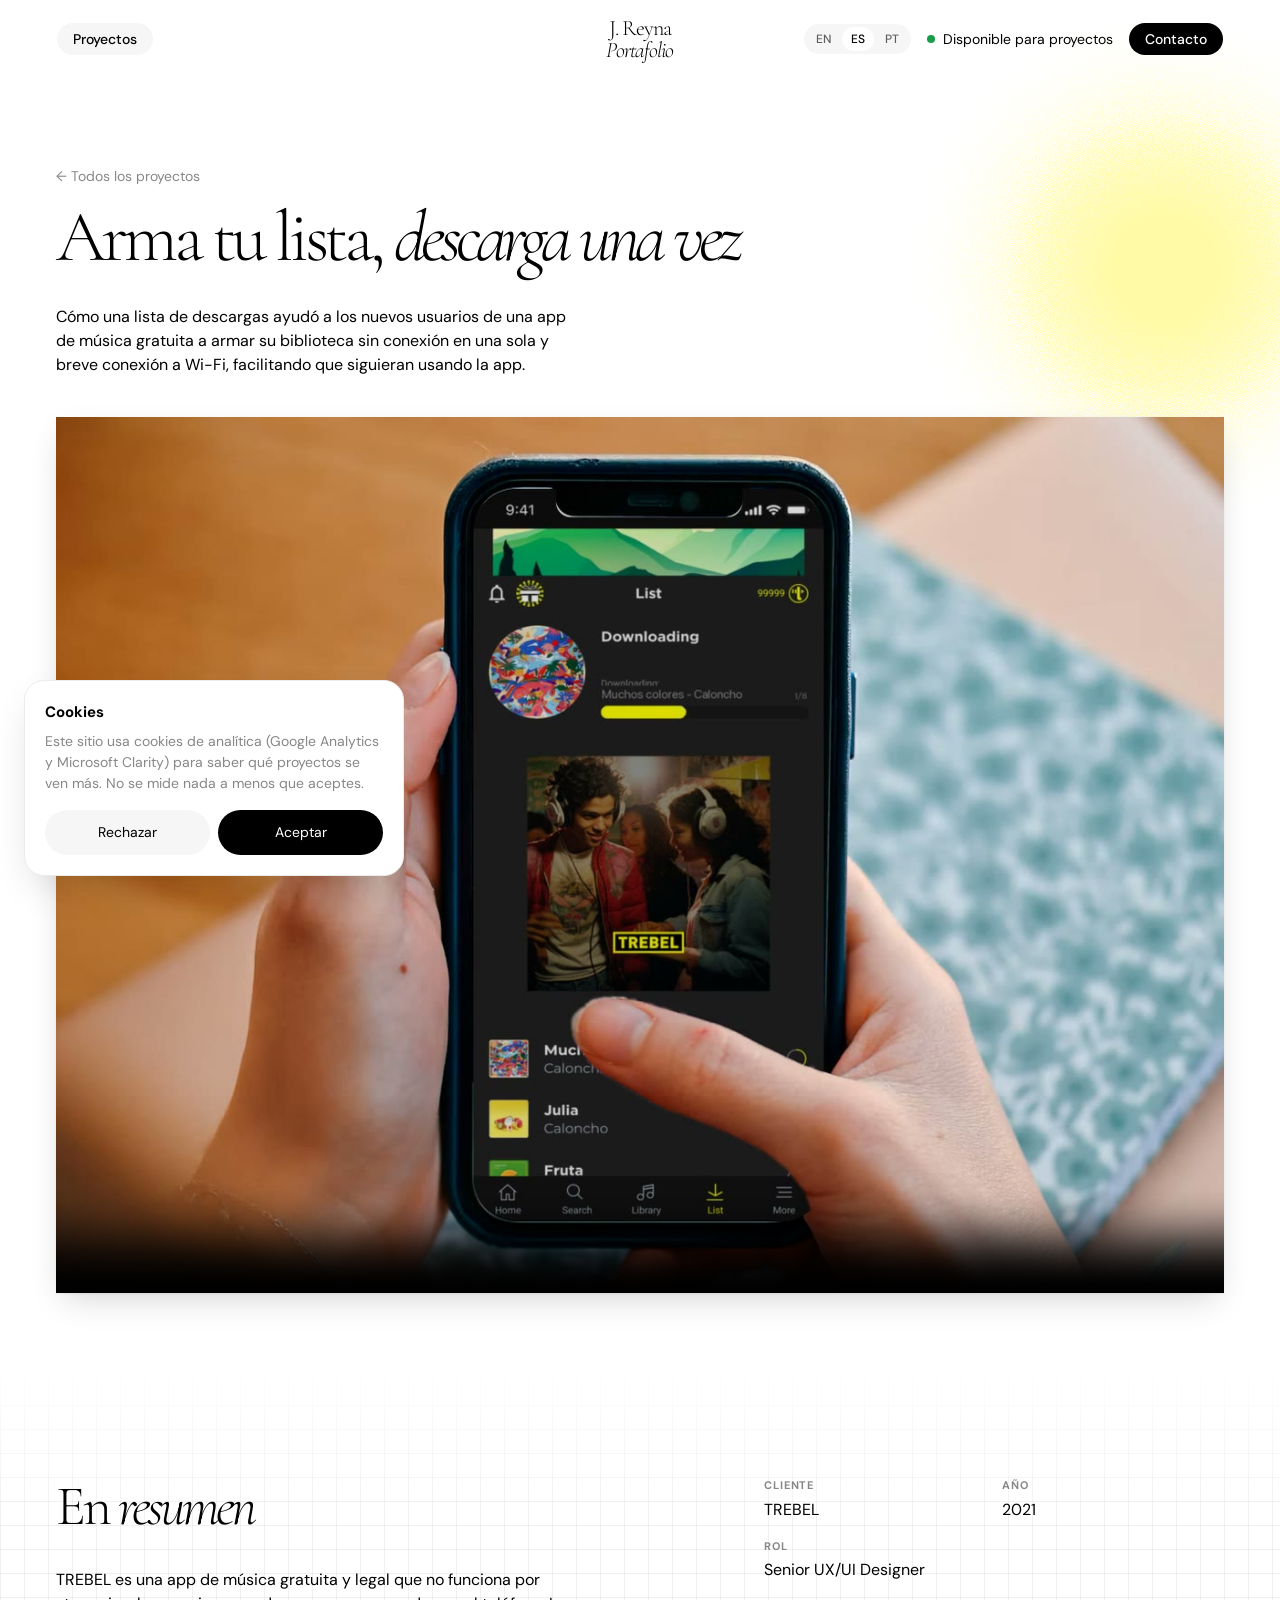
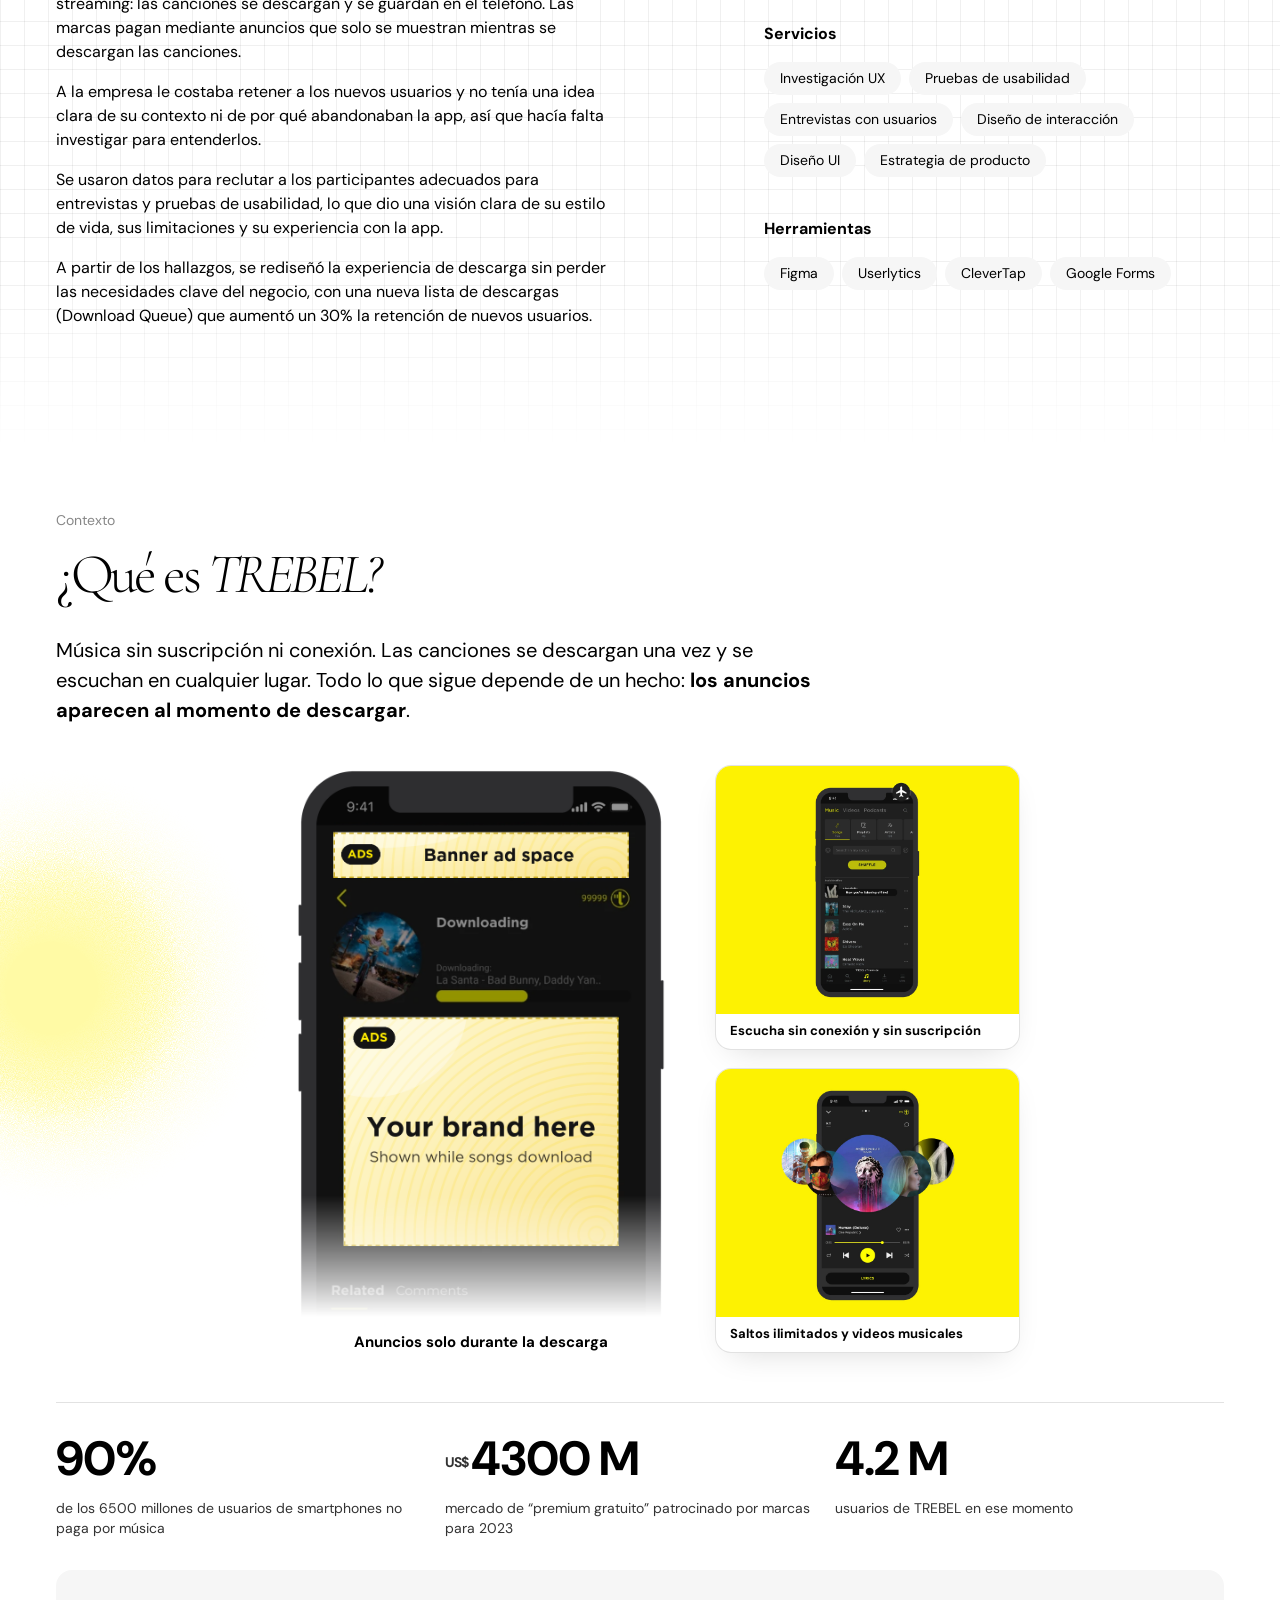
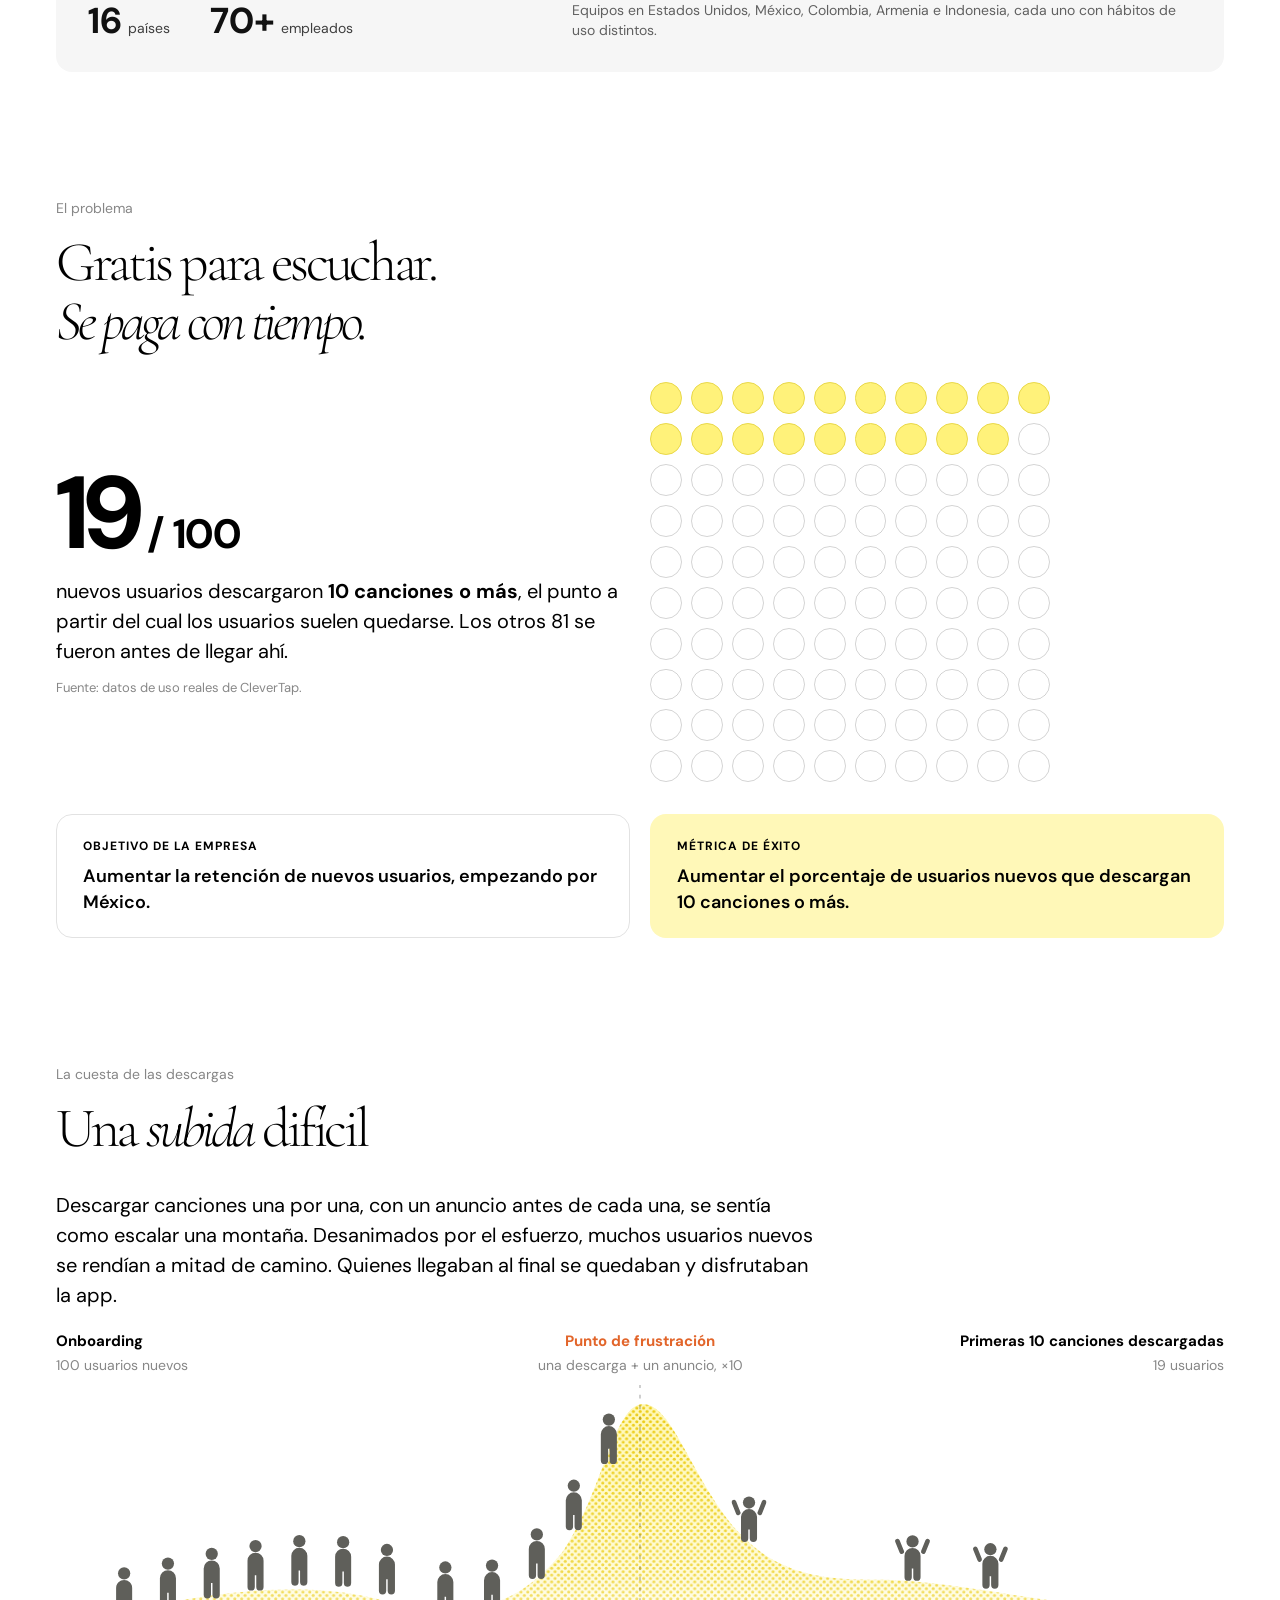
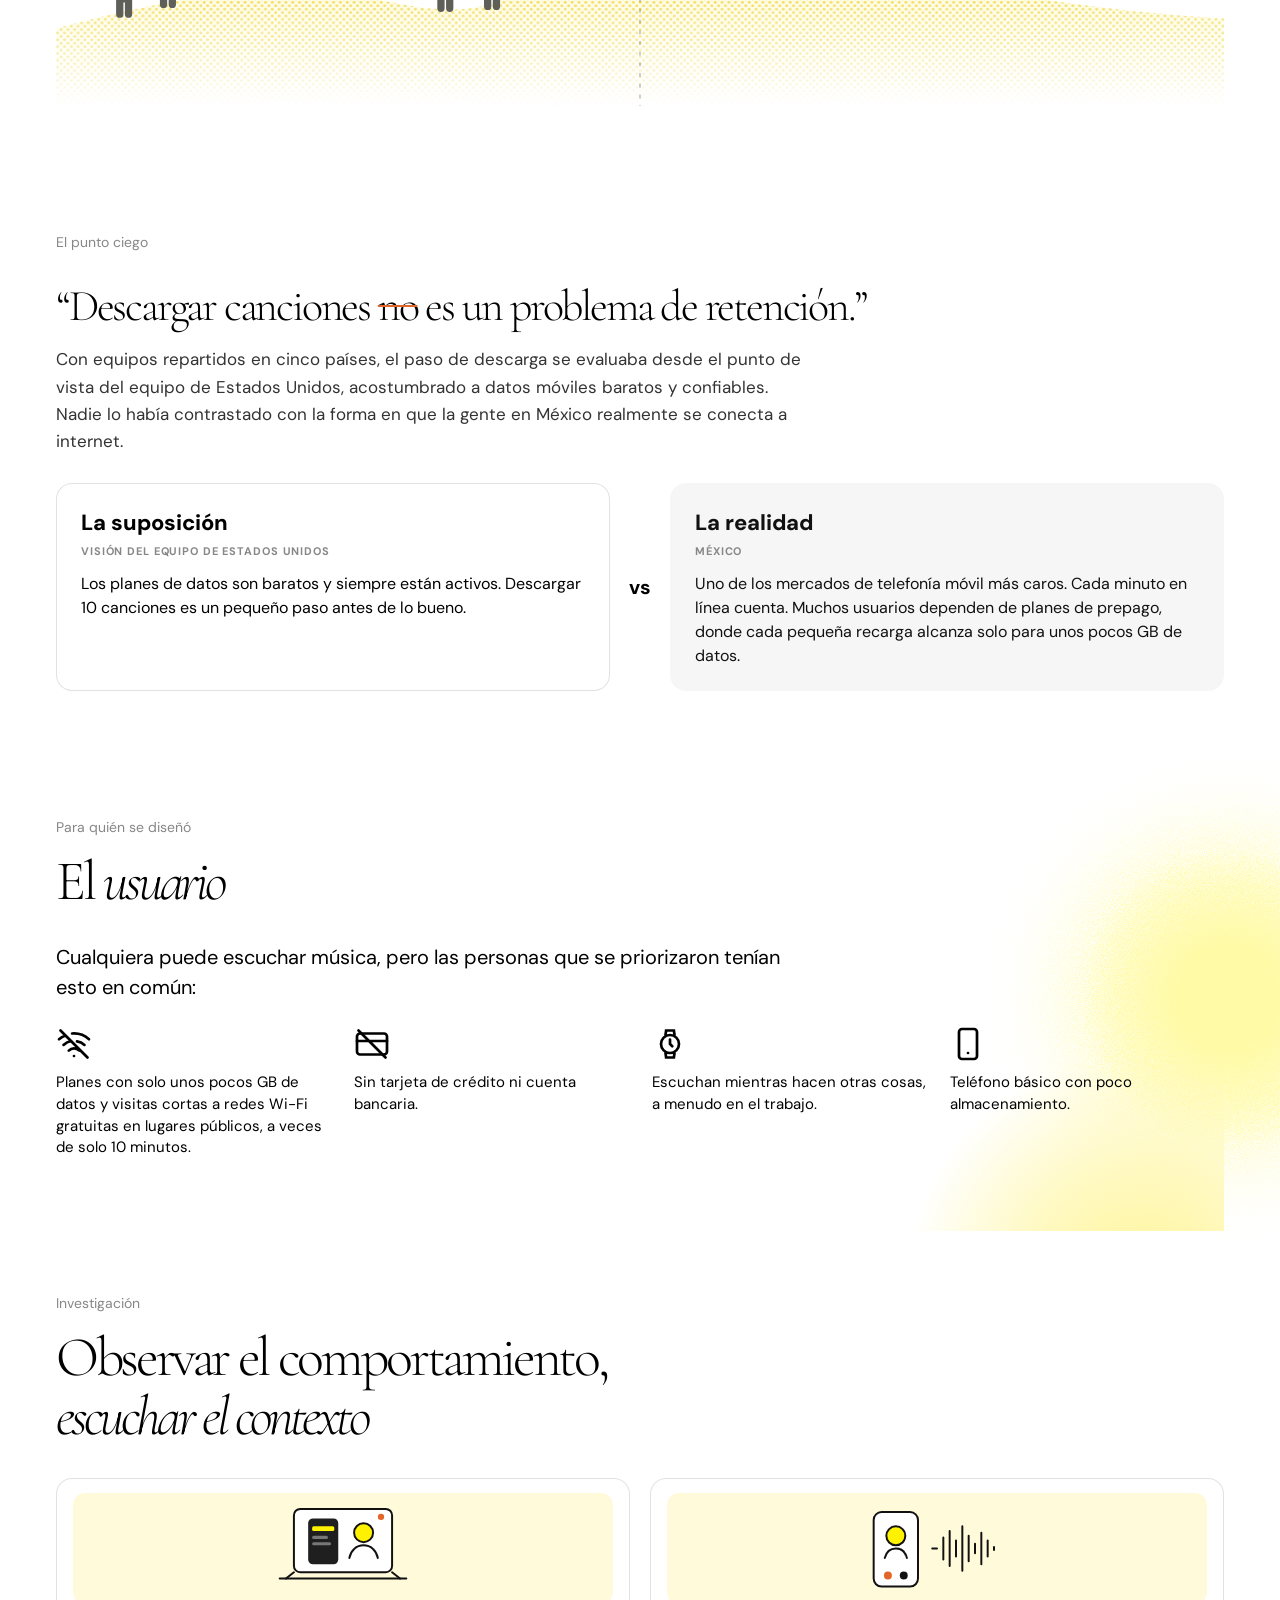
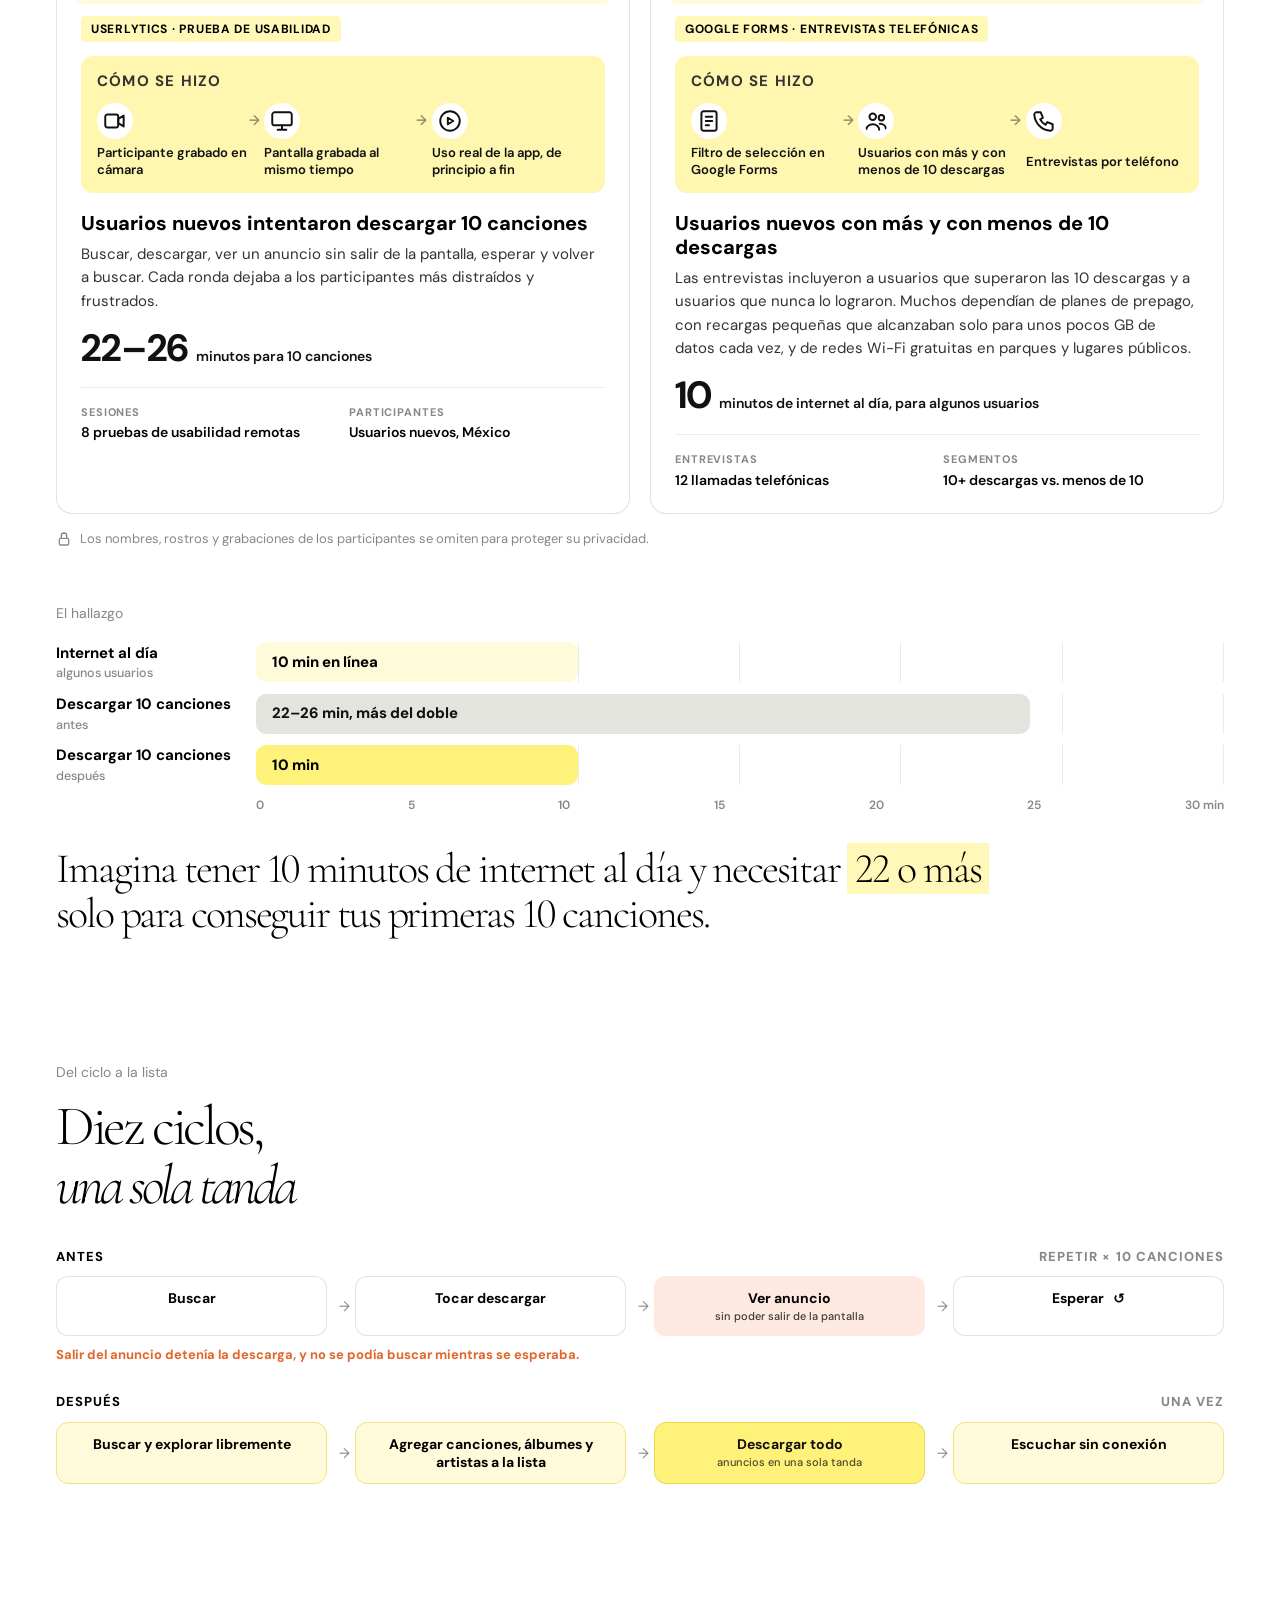
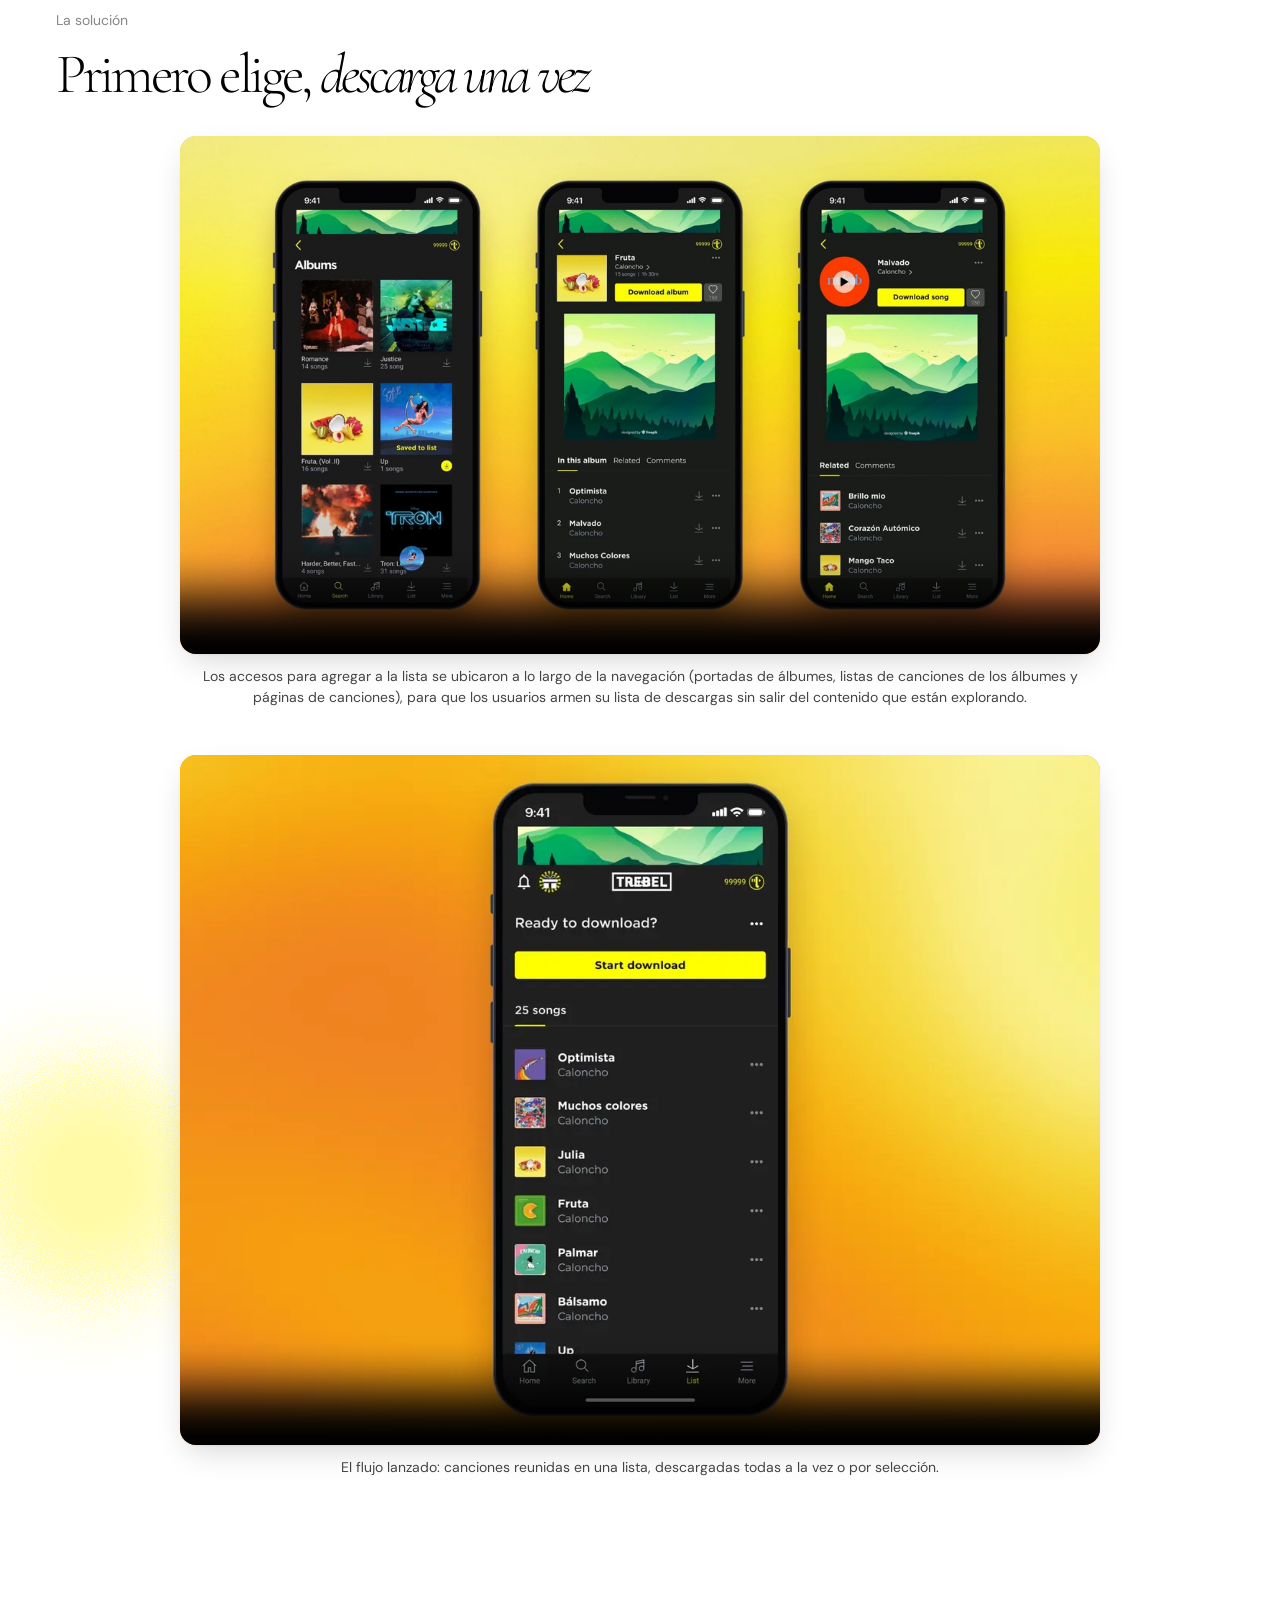
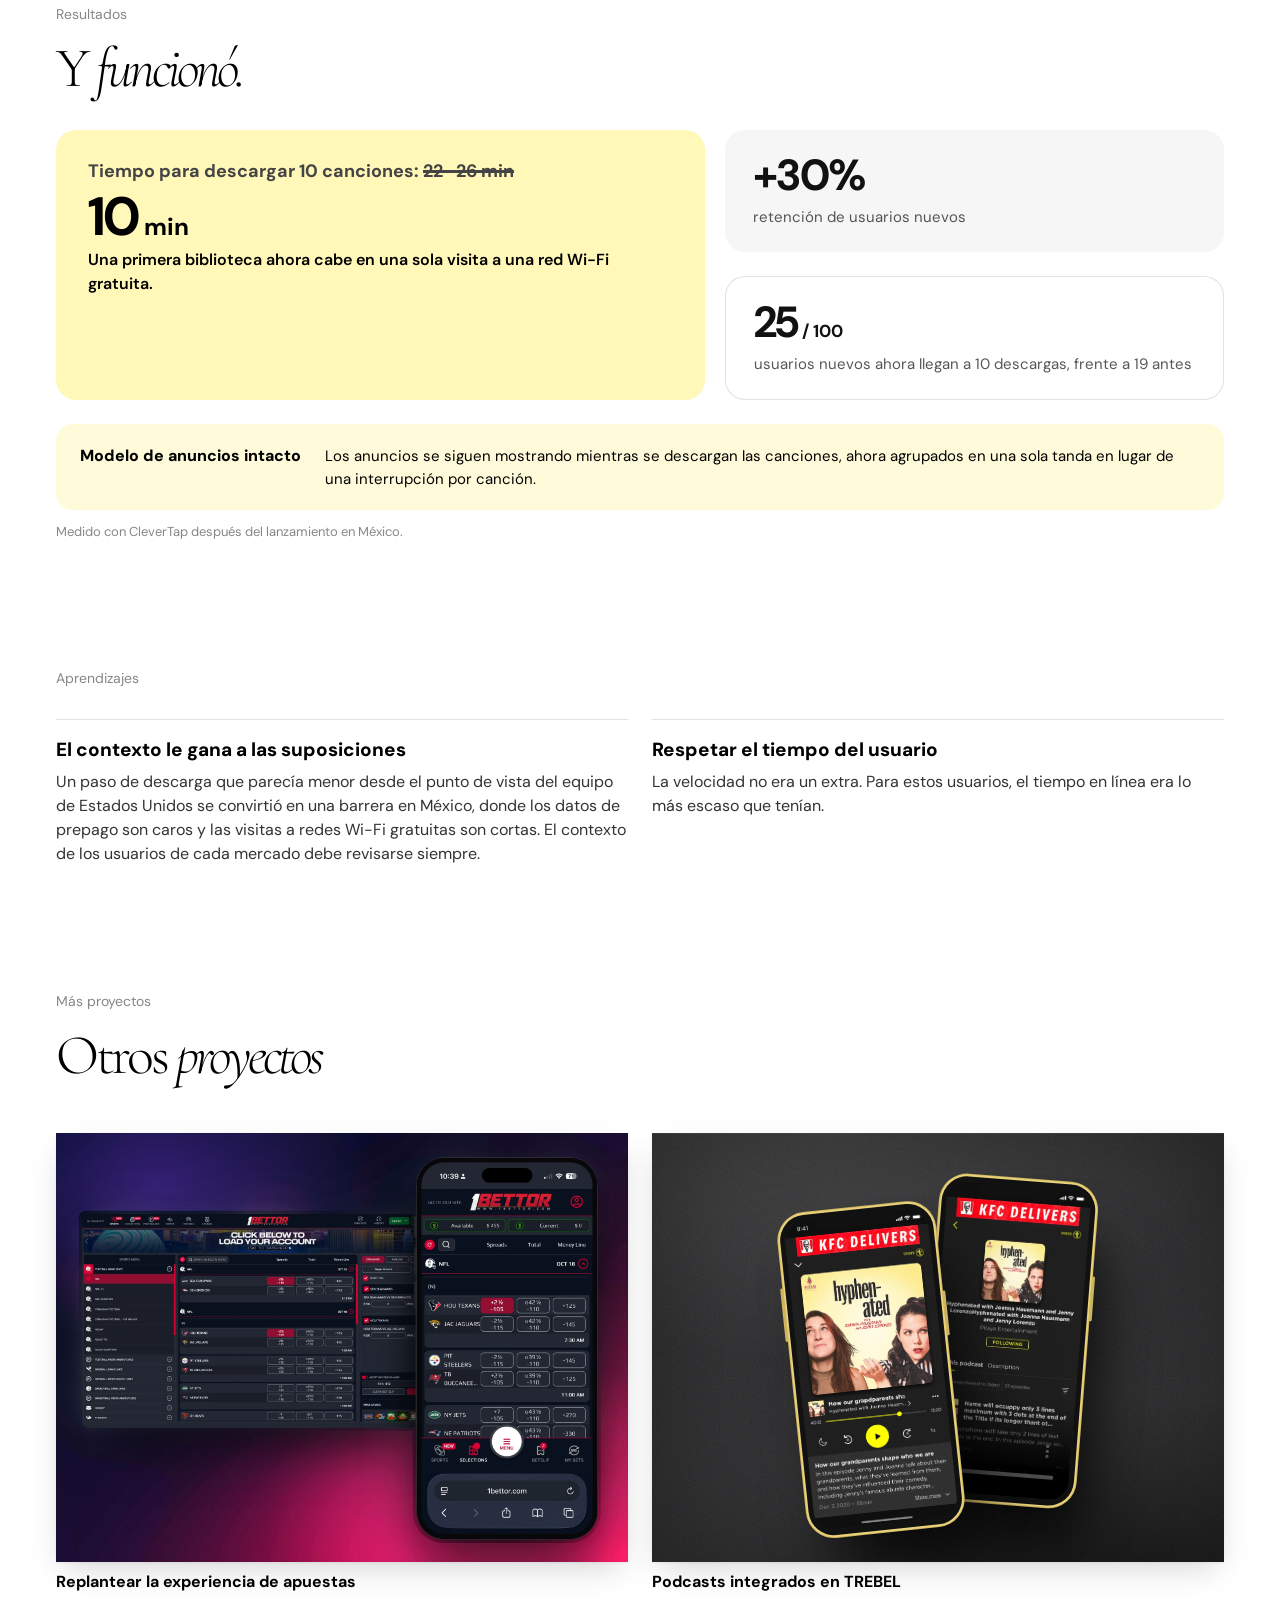
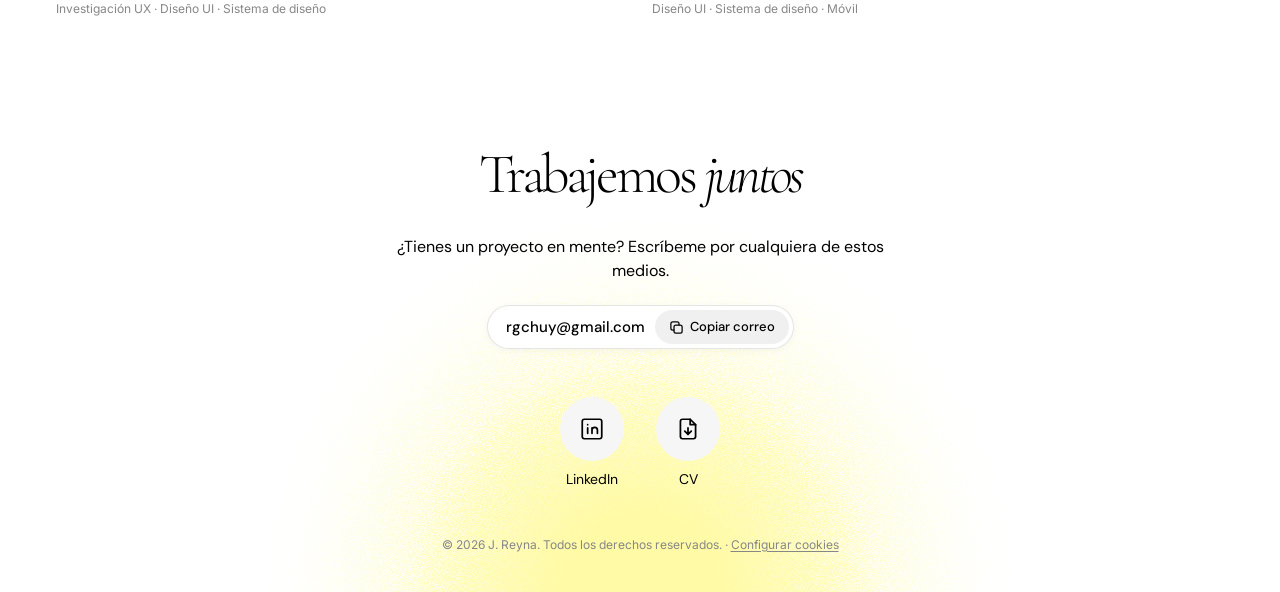
<file: es/project-2.html>
<!doctype html>
<html lang="es">
<head>
  <meta charset="utf-8">
  <meta name="viewport" content="width=device-width, initial-scale=1">
  <title>Arma tu lista, descarga una vez — J. Reyna</title>
  <meta name="description" content="Download Queue de TREBEL: cómo una app de música gratuita redujo a la mitad el tiempo que necesitan los nuevos usuarios para armar su biblioteca sin conexión.">
  <link rel="preconnect" href="https://fonts.googleapis.com">
  <link rel="preconnect" href="https://fonts.gstatic.com" crossorigin>
  <link href="https://fonts.googleapis.com/css2?family=Cormorant+Garamond:ital,wght@0,300;1,300&family=DM+Sans:wght@400;500;700&family=Inter:wght@400&family=Montserrat:wght@700;800;900&display=swap" rel="stylesheet">
  <link rel="stylesheet" href="../styles.css?v=147">
</head>
<body class="has-orbs" style="--project-color: #FFF200;">

  <!-- Grainy gradient orbs in TREBEL yellow -->
  <div class="orbs" aria-hidden="true">
    <span class="orb orb--1"></span>
    <span class="orb orb--2"></span>
    <span class="orb orb--3"></span>
    <span class="orb orb--4"></span>
  </div>

  <!-- ============ HEADER (fixed; becomes a floating bubble on scroll) ============ -->
  <header class="site-header" id="header">
    <div class="header-inner">
      <nav class="nav-left" aria-label="Principal">
        <a class="pill pill--soft" href="index.html#work">Proyectos</a>
      </nav>

      <a class="wordmark" href="index.html" aria-label="J. Reyna — inicio">
        <span>J. Reyna</span>
        <span class="wordmark-sub">Portafolio</span>
      </a>

      <div class="nav-right">
        <nav class="lang-switch" aria-label="Idioma"><a href="../project-2.html" hreflang="en" lang="en">EN</a><a href="../es/project-2.html" hreflang="es" lang="es" aria-current="page">ES</a><a href="../pt/project-2.html" hreflang="pt-BR" lang="pt-BR">PT</a></nav>
        <span class="availability"><i class="dot" aria-hidden="true"></i><span class="availability-text">Disponible para proyectos</span></span>
        <a class="pill pill--black" href="#contact">Contacto</a>
      </div>
    </div>
  </header>

  <main id="top">

    <!-- ============ 01 · TITLE + INTRO ============ -->
    <section class="hero project-hero">
      <p class="eyebrow"><a href="index.html#work">← Todos los proyectos</a></p>
      <h1 class="display">Arma tu lista, <em>descarga una vez</em></h1>
      <p class="lead">Cómo una lista de descargas ayudó a los nuevos usuarios de una app de música gratuita a armar su biblioteca sin conexión en una sola y breve conexión a Wi-Fi, facilitando que siguieran usando la app.</p>
    </section>

    <!-- ============ PROJECT IMAGE ============ -->
    <section class="project-image">
      <div class="thumb thumb--natural"><video src="../assets/trebel-download-two-songs.mp4" poster="../assets/trebel-download-two-songs-poster.jpg" width="1280" height="960" data-play-in-view muted loop playsinline preload="metadata" aria-label="Manos sosteniendo un iPhone con la pantalla List de TREBEL: dos canciones de una lista de 8 terminan de descargarse una tras otra mientras se muestra un anuncio"></video></div>
    </section>

    <!-- ============ STORY (left) + SERVICES & TOOLS (right) ============ -->
    <section class="section project-detail">
      <div class="story">
        <h2 class="display display--md">En <em>resumen</em></h2>
        <div class="story-text">
          <p>TREBEL es una app de música gratuita y legal que no funciona por streaming: las canciones se descargan y se guardan en el teléfono. Las marcas pagan mediante anuncios que solo se muestran mientras se descargan las canciones.</p>
          <p>A la empresa le costaba retener a los nuevos usuarios y no tenía una idea clara de su contexto ni de por qué abandonaban la app, así que hacía falta investigar para entenderlos.</p>
          <p>Se usaron datos para reclutar a los participantes adecuados para entrevistas y pruebas de usabilidad, lo que dio una visión clara de su estilo de vida, sus limitaciones y su experiencia con la app.</p>
          <p>A partir de los hallazgos, se rediseñó la experiencia de descarga sin perder las necesidades clave del negocio, con una nueva lista de descargas (Download Queue) que aumentó un 30% la retención de nuevos usuarios.</p>
        </div>
      </div>
      <aside class="facts">
        <dl class="fact fact-meta">
          <div><dt>Cliente</dt><dd>TREBEL</dd></div>
          <div><dt>Año</dt><dd>2021</dd></div>
          <div class="fact-role"><dt>Rol</dt><dd>Senior UX/UI Designer</dd></div>
        </dl>
        <div class="fact">
          <h3>Servicios</h3>
          <ul class="tags"><li>Investigación UX</li><li>Pruebas de usabilidad</li><li>Entrevistas con usuarios</li><li>Diseño de interacción</li><li>Diseño UI</li><li>Estrategia de producto</li></ul>
        </div>
        <div class="fact">
          <h3>Herramientas</h3>
          <ul class="tags"><li>Figma</li><li>Userlytics</li><li>CleverTap</li><li>Google Forms</li></ul>
        </div>
      </aside>
    </section>

    <div class="tb">

      <!-- ============ 02 · CONTEXT ============ -->
      <section class="section">
        <div class="section-head">
          <p class="eyebrow">Contexto</p>
          <h2 class="display display--md">¿Qué es <em>TREBEL?</em></h2>
        </div>
        <p class="tb-lead">Música sin suscripción ni conexión. Las canciones se descargan una vez y se escuchan en cualquier lugar. Todo lo que sigue depende de un hecho: <b>los anuncios aparecen al momento de descargar</b>.</p>
        <div class="tb-features tb-features--split">
          <figure class="tb-feature tb-feature--open" data-pop><span class="tb-ad-crop"><img src="../images/project-2-ads-download.png?v=4" width="836" height="1698" alt="Pantalla Downloading de TREBEL con los espacios publicitarios marcados: un banner arriba y un anuncio grande en el centro, que solo se muestran mientras se descargan las canciones" loading="lazy"></span><figcaption>Anuncios solo durante la descarga</figcaption></figure>
          <div class="tb-features__stack">
            <figure class="tb-feature" data-pop><img src="../images/project-2-offline-phone.jpg?v=5" width="930" height="1440" alt="Pantalla de la biblioteca sin conexión de TREBEL en modo avión, con canciones descargadas y el mensaje Now you’re listening offline" loading="lazy"><figcaption>Escucha sin conexión y sin suscripción</figcaption></figure>
            <figure class="tb-feature" data-pop><img src="../images/project-2-skips-phone.jpg?v=5" width="1180" height="1440" alt="Reproductor de TREBEL con portadas de álbumes para saltar entre canciones, título, barra de progreso y controles" loading="lazy"><figcaption>Saltos ilimitados y videos musicales</figcaption></figure>
          </div>
        </div>
        <div class="tb-stats">
          <div data-slide><strong>90%</strong><span>de los 6500 millones de usuarios de smartphones no paga por música</span></div>
          <div data-slide><strong><span class="stat-cur">US$</span>4300&nbsp;M</strong><span>mercado de “premium gratuito” patrocinado por marcas para 2023</span></div>
          <div data-slide><strong>4.2 M</strong><span>usuarios de TREBEL en ese momento</span></div>
        </div>
        <div class="tb-company" data-pop>
          <div><strong>16</strong><span>países</span></div>
          <div><strong>70+</strong><span>empleados</span></div>
          <p>Equipos en Estados Unidos, México, Colombia, Armenia e Indonesia, cada uno con hábitos de uso distintos.</p>
        </div>
      </section>

      <!-- ============ 03 · THE PROBLEM ============ -->
      <section class="section">
        <div class="section-head">
          <p class="eyebrow">El problema</p>
          <h2 class="display display--md">Gratis para escuchar.<br><em>Se paga con tiempo.</em></h2>
        </div>
        <div class="tb-problem">
          <div>
            <p class="tb-bigstat">19<small> / 100</small></p>
            <p class="tb-lead">nuevos usuarios descargaron <b>10 canciones o más</b>, el punto a partir del cual los usuarios suelen quedarse. Los otros 81 se fueron antes de llegar ahí.</p>
            <p class="tb-source">Fuente: datos de uso reales de CleverTap.</p>
          </div>
          <div class="tb-dots" data-animate aria-label="19 de 100 puntos llenos" role="img">
            <!-- 100 dots generated by script.js -->
          </div>
        </div>
        <div class="tb-goals">
          <div class="tb-box" data-slide><b>Objetivo de la empresa</b><p>Aumentar la retención de nuevos usuarios, empezando por México.</p></div>
          <div class="tb-box tb-box--yellow" data-slide><b>Métrica de éxito</b><p>Aumentar el porcentaje de usuarios nuevos que descargan 10 canciones o más.</p></div>
        </div>
      </section>

      <!-- ============ 03b · THE DOWNLOAD CLIMB ============ -->
      <section class="section">
        <div class="section-head">
          <p class="eyebrow">La cuesta de las descargas</p>
          <h2 class="display display--md">Una <em>subida</em> difícil</h2>
        </div>
        <p class="tb-lead">Descargar canciones una por una, con un anuncio antes de cada una, se sentía como escalar una montaña. Desanimados por el esfuerzo, muchos usuarios nuevos se rendían a mitad de camino. Quienes llegaban al final se quedaban y disfrutaban la app.</p>
        <figure class="tb-climb" data-pop>
          <div class="tb-climb-labels">
            <div><b>Onboarding</b><span>100 usuarios nuevos</span></div>
            <div class="tb-climb-peak"><b>Punto de frustración</b><span>una descarga + un anuncio, ×10</span></div>
            <div class="tb-climb-end"><b>Primeras 10 canciones descargadas</b><span>19 usuarios</span></div>
          </div>
          <div class="tb-climb-art" data-animate>
            <svg viewBox="0 0 1200 420" preserveAspectRatio="xMidYMax slice" role="img" aria-label="Ilustración: 100 usuarios nuevos empiezan a escalar una montaña cuya cima es el paso de descarga; algunos descansan a mitad de camino, uno cae y 19 llegan al otro lado.">
              <defs>
                <linearGradient id="tbMountain" x1="0" y1="0" x2="0" y2="1">
                  <stop offset="0" stop-color="#FFF27A"/>
                  <stop offset=".55" stop-color="#FFF8B8"/>
                  <stop offset="1" stop-color="#FFFFFF" stop-opacity="0"/>
                </linearGradient>
                <linearGradient id="tbFade" x1="0" y1="0" x2="0" y2="1">
                  <stop offset="0" stop-color="#fff"/>
                  <stop offset=".6" stop-color="#fff" stop-opacity=".7"/>
                  <stop offset="1" stop-color="#fff" stop-opacity="0"/>
                </linearGradient>
                <mask id="tbFadeMask" maskContentUnits="userSpaceOnUse"><rect x="0" y="100" width="1200" height="320" fill="url(#tbFade)"/></mask>
                <!-- Halftone textures (print-like dots with transparency between them) -->
                <pattern id="tbDotsY" width="7" height="7" patternUnits="userSpaceOnUse"><circle cx="1.75" cy="1.75" r="1.6" fill="#EBCB14"/><circle cx="5.25" cy="5.25" r="1.6" fill="#EBCB14"/></pattern>
                <pattern id="tbDotsInk" width="3" height="3" patternUnits="userSpaceOnUse"><circle cx=".75" cy=".75" r=".72" fill="#111"/><circle cx="2.25" cy="2.25" r=".72" fill="#111"/></pattern>
                <!-- Minimal people: standing, and arms raised -->
                <symbol id="tbWalk" viewBox="0 0 24 36"><g fill="#5F5F5A"><circle cx="12" cy="5" r="4.2"/><path d="M6.5 15a5.5 5.5 0 0 1 11 0v18a2.5 2.5 0 0 1-5 0v-8h-1v8a2.5 2.5 0 0 1-5 0z"/></g></symbol>
                <symbol id="tbHappy" viewBox="0 0 24 36"><g fill="#5F5F5A"><circle cx="12" cy="8.5" r="4.2"/><path d="M6.5 18.5a5.5 5.5 0 0 1 11 0v14.5a2.5 2.5 0 0 1-5 0v-6h-1v6a2.5 2.5 0 0 1-5 0z"/><rect x="3.6" y="6" width="3.2" height="11" rx="1.6" transform="rotate(-22 5.2 17)"/><rect x="17.2" y="6" width="3.2" height="11" rx="1.6" transform="rotate(22 18.8 17)"/></g></symbol>
              </defs>
              <path d="M0 340 C150 300 250 290 330 310 C420 332 470 322 520 262 C560 205 572 116 600 110 C632 104 650 182 700 240 C742 286 790 290 842 290 C930 290 1010 318 1200 330 L1200 420 L0 420 Z" fill="url(#tbMountain)" opacity=".55"/>
              <path d="M0 340 C150 300 250 290 330 310 C420 332 470 322 520 262 C560 205 572 116 600 110 C632 104 650 182 700 240 C742 286 790 290 842 290 C930 290 1010 318 1200 330 L1200 420 L0 420 Z" fill="url(#tbDotsY)" mask="url(#tbFadeMask)"/>
              <path d="M600 34V420" stroke="#111" stroke-opacity=".28" stroke-width="1.5" stroke-dasharray="4 7"/>
              <circle cx="600" cy="34" r="7" fill="#E2652A"/>
              <use href="#tbWalk" width="36" height="54" transform="translate(52 276)" class="tb-hiker" style="--d:0ms"/>
              <use href="#tbWalk" width="36" height="54" transform="translate(97 266)" class="tb-hiker" style="--d:80ms"/>
              <use href="#tbWalk" width="36" height="54" transform="translate(142 256)" class="tb-hiker" style="--d:160ms"/>
              <use href="#tbWalk" width="36" height="54" transform="translate(187 248)" class="tb-hiker" style="--d:240ms"/>
              <use href="#tbWalk" width="36" height="54" transform="translate(232 243)" class="tb-hiker" style="--d:320ms"/>
              <use href="#tbWalk" width="36" height="54" transform="translate(277 244)" class="tb-hiker" style="--d:400ms"/>
              <use href="#tbWalk" width="36" height="54" transform="translate(322 252)" class="tb-hiker" style="--d:480ms"/>
              <use href="#tbWalk" width="36" height="54" transform="translate(382 270)" class="tb-hiker" style="--d:560ms"/>
              <use href="#tbWalk" width="36" height="54" transform="translate(430 268)" class="tb-hiker" style="--d:640ms"/>
              <use href="#tbWalk" width="36" height="54" transform="translate(476 236)" class="tb-hiker" style="--d:720ms"/>
              <use href="#tbWalk" width="36" height="54" transform="translate(514 186)" class="tb-hiker" style="--d:800ms"/>
              <use href="#tbWalk" width="36" height="54" transform="translate(550 118)" class="tb-hiker" style="--d:880ms"/>
              <use href="#tbHappy" width="36" height="54" transform="translate(694 198)" class="tb-hiker" style="--d:960ms"/>
              <use href="#tbHappy" width="36" height="54" transform="translate(862 238)" class="tb-hiker" style="--d:1040ms"/>
              <use href="#tbHappy" width="36" height="54" transform="translate(942 246)" class="tb-hiker" style="--d:1120ms"/>
            </svg>
          </div>
        </figure>
      </section>

      <!-- ============ 04 · THE BLIND SPOT ============ -->
      <section class="section">
        <div class="section-head">
          <p class="eyebrow">El punto ciego</p>
        </div>
        <p class="tb-assume" data-pop>“Descargar canciones <span class="tb-strike">no</span> es un problema de retención.”</p>
        <p class="tb-body">Con equipos repartidos en cinco países, el paso de descarga se evaluaba desde el punto de vista del equipo de Estados Unidos, acostumbrado a datos móviles baratos y confiables. Nadie lo había contrastado con la forma en que la gente en México realmente se conecta a internet.</p>
        <div class="tb-vs">
          <div class="tb-vs-col" data-slide><h3>La suposición <span>Visión del equipo de Estados Unidos</span></h3><p>Los planes de datos son baratos y siempre están activos. Descargar 10 canciones es un pequeño paso antes de lo bueno.</p></div>
          <span class="tb-vs-mid" aria-hidden="true">vs</span>
          <div class="tb-vs-col tb-vs-col--dark" data-slide><h3>La realidad <span>México</span></h3><p>Uno de los mercados de telefonía móvil más caros. Cada minuto en línea cuenta. Muchos usuarios dependen de planes de prepago, donde cada pequeña recarga alcanza solo para unos pocos GB de datos.</p></div>
        </div>
      </section>

      <!-- ============ 06 · USER ============ -->
      <section class="section tb-users-wrap">
        <span class="tb-halfcircle" aria-hidden="true"></span>
        <div class="section-head">
          <p class="eyebrow">Para quién se diseñó</p>
          <h2 class="display display--md">El <em>usuario</em></h2>
        </div>
        <p class="tb-lead">Cualquiera puede escuchar música, pero las personas que se priorizaron tenían esto en común:</p>
        <div class="tb-users">
          <div data-slide><svg viewBox="0 0 24 24" fill="none" stroke="currentColor" stroke-width="1.8" stroke-linecap="round" aria-hidden="true"><path d="M2 8.8a15 15 0 0 1 4.2-2.5M10.7 5a15 15 0 0 1 11.3 3.8M5 12.6a10 10 0 0 1 5.2-2.6M14 10.3a10 10 0 0 1 5 2.3M8.5 16.4a5 5 0 0 1 7 0M12 20h.01M3 3l18 18"/></svg><p>Planes con solo unos pocos GB de datos y visitas cortas a redes Wi-Fi gratuitas en lugares públicos, a veces de solo 10 minutos.</p></div>
          <div data-slide><svg viewBox="0 0 24 24" fill="none" stroke="currentColor" stroke-width="1.8" stroke-linecap="round" aria-hidden="true"><rect x="2" y="5" width="20" height="14" rx="2"/><path d="M2 10h20M3 3l18 18"/></svg><p>Sin tarjeta de crédito ni cuenta bancaria.</p></div>
          <div data-slide><svg viewBox="0 0 24 24" fill="none" stroke="currentColor" stroke-width="1.8" stroke-linecap="round" aria-hidden="true"><circle cx="12" cy="12" r="6"/><path d="M12 9v3l1.5 1.5M9 18l.4 3h5.2l.4-3M9 6l.4-3h5.2l.4 3"/></svg><p>Escuchan mientras hacen otras cosas, a menudo en el trabajo.</p></div>
          <div data-slide><svg viewBox="0 0 24 24" fill="none" stroke="currentColor" stroke-width="1.8" stroke-linecap="round" aria-hidden="true"><rect x="6" y="2" width="12" height="20" rx="2"/><path d="M12 18h.01"/></svg><p>Teléfono básico con poco almacenamiento.</p></div>
        </div>
      </section>

      <!-- ============ 05 · RESEARCH ============ -->
      <section class="section">
        <div class="section-head">
          <p class="eyebrow">Investigación</p>
          <h2 class="display display--md">Observar el comportamiento,<br><em>escuchar el contexto</em></h2>
        </div>
        <div class="tb-research">
          <article class="tb-rcard" data-pop>
            <div class="tb-ill" aria-hidden="true">
              <svg viewBox="0 0 240 120" fill="none" stroke="#111" stroke-width="2.5" stroke-linecap="round" stroke-linejoin="round">
                <rect x="58" y="10" width="124" height="80" rx="8" fill="#fff"/>
                <path d="M40 98h160"/><path d="M58 90l-10 8M182 90l10 8"/>
                <rect x="76" y="22" width="38" height="58" rx="6" fill="#1f1f1f" stroke="none"/>
                <rect x="81" y="32" width="28" height="6" rx="2" fill="#FFF200" stroke="none"/>
                <rect x="81" y="44" width="20" height="4" rx="2" fill="#777" stroke="none"/>
                <rect x="81" y="52" width="24" height="4" rx="2" fill="#777" stroke="none"/>
                <circle cx="146" cy="40" r="12" fill="#FFF200"/>
                <path d="M128 72c2-10 9-16 18-16s16 6 18 16"/>
                <circle cx="168" cy="20" r="4" fill="#E2652A" stroke="none"/>
              </svg>
            </div>
            <span class="tb-tool">Userlytics · prueba de usabilidad</span>
            <div class="tb-method"><p class="tb-method__label">Cómo se hizo</p><ol class="tb-method__steps"><li><svg viewBox="0 0 24 24" fill="none" stroke="currentColor" stroke-width="1.8" stroke-linecap="round" stroke-linejoin="round" aria-hidden="true"><path d="M15 10l5-3v10l-5-3z"/><rect x="3" y="6" width="12" height="12" rx="2"/></svg><span>Participante grabado en cámara</span></li><li><svg viewBox="0 0 24 24" fill="none" stroke="currentColor" stroke-width="1.8" stroke-linecap="round" stroke-linejoin="round" aria-hidden="true"><rect x="3" y="4" width="18" height="12" rx="2"/><path d="M8 20h8M12 16v4"/></svg><span>Pantalla grabada al mismo tiempo</span></li><li><svg viewBox="0 0 24 24" fill="none" stroke="currentColor" stroke-width="1.8" stroke-linecap="round" stroke-linejoin="round" aria-hidden="true"><circle cx="12" cy="12" r="9"/><path d="M10 9l5 3-5 3z"/></svg><span>Uso real de la app, de principio a fin</span></li></ol></div>
            <h3>Usuarios nuevos intentaron descargar 10 canciones</h3>
            <p>Buscar, descargar, ver un anuncio sin salir de la pantalla, esperar y volver a buscar. Cada ronda dejaba a los participantes más distraídos y frustrados.</p>
            <p class="tb-num">22–26<small>minutos para 10 canciones</small></p>
            <!-- Participant count: placeholder value, confirm or remove -->
            <dl class="tb-rmeta"><div><dt>Sesiones</dt><dd>8 pruebas de usabilidad remotas</dd></div><div><dt>Participantes</dt><dd>Usuarios nuevos, México</dd></div></dl>
          </article>
          <article class="tb-rcard" data-pop>
            <div class="tb-ill" aria-hidden="true">
              <svg viewBox="0 0 240 120" fill="none" stroke="#111" stroke-width="2.5" stroke-linecap="round" stroke-linejoin="round">
                <rect x="40" y="14" width="56" height="94" rx="10" fill="#fff"/>
                <circle cx="68" cy="44" r="12" fill="#FFF200"/>
                <path d="M54 72c2-8 7-12 14-12s12 4 14 12"/>
                <circle cx="58" cy="94" r="5" fill="#E2652A" stroke="none"/>
                <circle cx="78" cy="94" r="5" fill="#111" stroke="none"/>
                <path d="M114 60h6M128 46v28M136 38v44M144 50v20M152 32v56M160 44v32M168 54v12M176 40v40M184 50v20M192 58v4"/>
              </svg>
            </div>
            <span class="tb-tool">Google Forms · entrevistas telefónicas</span>
            <div class="tb-method"><p class="tb-method__label">Cómo se hizo</p><ol class="tb-method__steps"><li><svg viewBox="0 0 24 24" fill="none" stroke="currentColor" stroke-width="1.8" stroke-linecap="round" stroke-linejoin="round" aria-hidden="true"><rect x="5" y="3" width="14" height="18" rx="2"/><path d="M9 8h6M9 12h6M9 16h3"/></svg><span>Filtro de selección en Google Forms</span></li><li><svg viewBox="0 0 24 24" fill="none" stroke="currentColor" stroke-width="1.8" stroke-linecap="round" stroke-linejoin="round" aria-hidden="true"><circle cx="9" cy="8" r="3"/><path d="M3 20c0-3 3-5 6-5s6 2 6 5"/><circle cx="17" cy="9" r="2.5"/><path d="M15.5 14.5c3 0 5.5 1.8 5.5 4.5"/></svg><span>Usuarios con más y con menos de 10 descargas</span></li><li><svg viewBox="0 0 24 24" fill="none" stroke="currentColor" stroke-width="1.8" stroke-linecap="round" stroke-linejoin="round" aria-hidden="true"><path d="M5 4h4l2 5-2.5 1.5a11 11 0 0 0 5 5L15 13l5 2v4a2 2 0 0 1-2 2A16 16 0 0 1 3 6a2 2 0 0 1 2-2"/></svg><span>Entrevistas por teléfono</span></li></ol></div>
            <h3>Usuarios nuevos con más y con menos de 10 descargas</h3>
            <p>Las entrevistas incluyeron a usuarios que superaron las 10 descargas y a usuarios que nunca lo lograron. Muchos dependían de planes de prepago, con recargas pequeñas que alcanzaban solo para unos pocos GB de datos cada vez, y de redes Wi-Fi gratuitas en parques y lugares públicos.</p>
            <p class="tb-num">10<small>minutos de internet al día, para algunos usuarios</small></p>
            <!-- Interview count: placeholder value, confirm or remove -->
            <dl class="tb-rmeta"><div><dt>Entrevistas</dt><dd>12 llamadas telefónicas</dd></div><div><dt>Segmentos</dt><dd>10+ descargas vs. menos de 10</dd></div></dl>
          </article>
        </div>
        <p class="tb-privacy"><svg viewBox="0 0 24 24" fill="none" stroke="currentColor" stroke-width="2" stroke-linecap="round" stroke-linejoin="round" aria-hidden="true"><rect x="5" y="11" width="14" height="10" rx="2"/><path d="M8 11V7a4 4 0 0 1 8 0v4"/></svg>Los nombres, rostros y grabaciones de los participantes se omiten para proteger su privacidad.</p>
      </section>

      <!-- ============ 07 · THE INSIGHT ============ -->
      <section class="section">
        <div class="section-head">
          <p class="eyebrow">El hallazgo</p>
        </div>
        <div class="tb-timeline" data-animate>
          <div class="tb-tl-row"><span class="tb-tl-label">Internet al día <small>algunos usuarios</small></span><div class="tb-track"><div class="tb-bar tb-bar--yellow" style="--w: 33.3%;">10 min en línea</div></div></div>
          <div class="tb-tl-row"><span class="tb-tl-label">Descargar 10 canciones <small>antes</small></span><div class="tb-track"><div class="tb-bar tb-bar--ink" style="--w: 80%;">22–26 min, más del doble</div></div></div>
          <div class="tb-tl-row"><span class="tb-tl-label">Descargar 10 canciones <small>después</small></span><div class="tb-track"><div class="tb-bar tb-bar--outline" style="--w: 33.3%;">10 min</div></div></div>
          <div class="tb-tl-row tb-tl-scale" aria-hidden="true"><span></span><div><span>0</span><span>5</span><span>10</span><span>15</span><span>20</span><span>25</span><span>30 min</span></div></div>
        </div>
        <p class="tb-punch" data-pop>Imagina tener 10 minutos de internet al día y necesitar <mark>22 o más</mark> solo para conseguir tus primeras 10 canciones.</p>
      </section>

      <!-- ============ 09 · FROM LOOP TO QUEUE ============ -->
      <section class="section">
        <div class="section-head">
          <p class="eyebrow">Del ciclo a la lista</p>
          <h2 class="display display--md">Diez ciclos,<br><em>una sola tanda</em></h2>
        </div>
        <div class="tb-flows">
          <div class="tb-flow tb-flow--before">
            <h3>Antes <span>repetir × 10 canciones</span></h3>
            <ol class="tb-steps">
              <li data-slide>Buscar</li>
              <li data-slide>Tocar descargar</li>
              <li class="tb-step--ad" data-slide>Ver anuncio <small>sin poder salir de la pantalla</small></li>
              <li class="tb-step--loop" data-slide>Esperar <span aria-hidden="true">↺</span></li>
            </ol>
            <p class="tb-loopnote">Salir del anuncio detenía la descarga, y no se podía buscar mientras se esperaba.</p>
          </div>
          <div class="tb-flow tb-flow--after">
            <h3>Después <span>una vez</span></h3>
            <ol class="tb-steps">
              <li data-slide>Buscar y explorar libremente</li>
              <li data-slide>Agregar canciones, álbumes y artistas a la lista</li>
              <li class="tb-step--dark" data-slide>Descargar todo <small>anuncios en una sola tanda</small></li>
              <li data-slide>Escuchar sin conexión</li>
            </ol>
          </div>
        </div>
      </section>

      <!-- ============ 10 · THE SOLUTION ============ -->
      <section class="section tb-solution">
        <div class="section-head">
          <p class="eyebrow">La solución</p>
          <h2 class="display display--md">Primero elige, <em>descarga una vez</em></h2>
        </div>
        <figure class="tb-video tb-video--wide" data-pop>
          <video src="../assets/trebel-final-screens-loop.mp4" poster="../assets/trebel-final-screens-loop-poster.jpg" width="1920" height="1080" data-play-in-view muted loop playsinline preload="metadata" aria-label="Tres pantallas de TREBEL que muestran dónde aparece el ícono para agregar a la lista de descargas: en las portadas de los álbumes, junto a cada canción de un álbum y en la página de la canción"></video>
          <figcaption>Los accesos para agregar a la lista se ubicaron a lo largo de la navegación (portadas de álbumes, listas de canciones de los álbumes y páginas de canciones), para que los usuarios armen su lista de descargas sin salir del contenido que están explorando.</figcaption>
        </figure>
        <figure class="tb-video" data-pop>
          <video src="../assets/trebel-download-p2-library.mp4" poster="../assets/trebel-download-p2-library-poster.webp" width="1600" height="1200" data-play-in-view muted loop playsinline preload="metadata" aria-label="Download Queue de TREBEL en uso: canciones reunidas en la lista y luego descargadas todas a la vez con Start download"></video>
          <figcaption>El flujo lanzado: canciones reunidas en una lista, descargadas todas a la vez o por selección.</figcaption>
        </figure>
      </section>

      <!-- ============ 11 · RESULTS ============ -->
      <section class="section">
        <div class="section-head">
          <p class="eyebrow">Resultados</p>
          <h2 class="display display--md">Y <em>funcionó.</em></h2>
        </div>
        <div class="tb-results">
          <div class="tb-rbig" data-pop>
            <p class="tb-from">Tiempo para descargar 10 canciones: <s>22–26 min</s></p>
            <p class="tb-to">10<small> min</small></p>
            <p>Una primera biblioteca ahora cabe en una sola visita a una red Wi-Fi gratuita.</p>
          </div>
          <div class="tb-rside">
            <div class="tb-rsm" data-pop><strong>+30%</strong><p>retención de usuarios nuevos</p></div>
            <div class="tb-rsm tb-rsm--light" data-pop><strong>25<small> / 100</small></strong><p>usuarios nuevos ahora llegan a 10 descargas, frente a 19 antes</p></div>
          </div>
        </div>
        <div class="tb-adnote" data-slide><b>Modelo de anuncios intacto</b><p>Los anuncios se siguen mostrando mientras se descargan las canciones, ahora agrupados en una sola tanda en lugar de una interrupción por canción.</p></div>
        <p class="tb-source">Medido con CleverTap después del lanzamiento en México.</p>
      </section>

      <!-- ============ 12 · LEARNINGS ============ -->
      <section class="section">
        <div class="section-head">
          <p class="eyebrow">Aprendizajes</p>
        </div>
        <div class="tb-learn tb-learn--2">
          <div data-slide><b>El contexto le gana a las suposiciones</b><p>Un paso de descarga que parecía menor desde el punto de vista del equipo de Estados Unidos se convirtió en una barrera en México, donde los datos de prepago son caros y las visitas a redes Wi-Fi gratuitas son cortas. El contexto de los usuarios de cada mercado debe revisarse siempre.</p></div>
          <div data-slide><b>Respetar el tiempo del usuario</b><p>La velocidad no era un extra. Para estos usuarios, el tiempo en línea era lo más escaso que tenían.</p></div>
        </div>
      </section>

    </div>

    <!-- ============ MORE PROJECTS ============ -->
    <section class="section" id="more">
      <div class="section-head">
        <p class="eyebrow">Más proyectos</p>
        <h2 class="display display--md">Otros <em>proyectos</em></h2>
      </div>
      <div class="more-grid">
        <a class="more-card" href="project-1.html">
          <span class="thumb thumb--more motion-shot"><img src="../images/project-1-cover-bg.jpg" alt="Replantear la experiencia de apuestas — experiencia de apuestas en escritorio y móvil">
            <svg class="shot-bg" viewBox="0 0 2000 1500" preserveAspectRatio="xMidYMid slice" aria-hidden="true"><defs><radialGradient id="p1c-g1"><stop offset="0" stop-color="#e0194a" stop-opacity=".55"/><stop offset="1" stop-color="#e0194a" stop-opacity="0"/></radialGradient><radialGradient id="p1c-g2"><stop offset="0" stop-color="#6a2bd1" stop-opacity=".45"/><stop offset="1" stop-color="#6a2bd1" stop-opacity="0"/></radialGradient><mask id="p1c-m"><rect width="2000" height="1500" fill="#fff"/><rect x="80" y="272" width="1200" height="770" rx="22" fill="#000"/><rect x="1247" y="72" width="658" height="1362" rx="110" fill="#000"/></mask></defs><g mask="url(#p1c-m)"><ellipse class="shot-glow shot-glow--1" cx="1560" cy="1380" rx="840" ry="630" fill="url(#p1c-g1)"/><ellipse class="shot-glow shot-glow--2" cx="360" cy="180" rx="760" ry="570" fill="url(#p1c-g2)"/></g></svg><span class="shot-layer shot-layer--desk" style="left:4.600%;top:18.800%;width:58.500%;height:49.933%;border-radius:1.71% / 2.67%;background-image:url('../images/project-1-cover.webp');background-size:170.940% 200.267%;background-position:11.084% 37.550%;" aria-hidden="true"></span><span class="shot-layer shot-layer--phone" style="left:62.900%;top:5.533%;width:31.800%;height:89.200%;border-radius:15.72% / 7.47%;background-image:url('../images/project-1-cover.webp');background-size:314.465% 112.108%;background-position:92.229% 51.235%;" aria-hidden="true"></span></span>
          <span class="more-title">Replantear la experiencia de apuestas</span>
          <span class="meta">Investigación UX · Diseño UI · Sistema de diseño</span>
        </a>
        <a class="more-card" href="project-3.html">
          <span class="thumb thumb--more thumb--scene"><span class="rubber-scene rubber-scene--thumb">
              <span class="iphone"><span class="iphone__screen">
                <span class="iphone__notch"></span>
                <img src="../images/podcast-screens/7-player-indicator.webp?v=2" width="750" height="1624" alt="Reproductor de podcasts en un teléfono" loading="lazy">
              </span></span>
              <span class="iphone"><span class="iphone__screen">
                <span class="iphone__notch"></span>
                <video src="../assets/trebel-podcast-show-scroll.mp4?v=3" poster="../assets/trebel-podcast-show-scroll-poster.jpg?v=3" width="750" height="1624" data-play-in-view muted loop playsinline preload="metadata" aria-label="Página de un programa de podcast desplazándose por sus episodios"></video>
              </span></span>
            </span></span>
          <span class="more-title">Podcasts integrados en TREBEL</span>
          <span class="meta">Diseño UI · Sistema de diseño · Móvil</span>
        </a>
      </div>
    </section>
  </main>

  <!-- ============ FOOTER / CONTACT ============ -->
  <footer class="footer" id="contact">
    <span class="orb orb--footer" aria-hidden="true"></span>
    <h2 class="display display--md">Trabajemos <em>juntos</em></h2>
    <p class="lead lead--center">¿Tienes un proyecto en mente? Escríbeme por cualquiera de estos medios.</p>

    <div class="email-pill">
      <span class="email-pill__addr">rgchuy@gmail.com</span>
      <button type="button" class="email-pill__btn" data-copy-email="rgchuy@gmail.com" aria-label="Copiar la dirección de correo rgchuy@gmail.com">
        <svg viewBox="0 0 24 24" fill="none" stroke="currentColor" stroke-width="2" stroke-linecap="round" stroke-linejoin="round" aria-hidden="true"><rect x="8" y="8" width="13" height="13" rx="3"/><path d="M16 8V6a3 3 0 0 0-3-3H6a3 3 0 0 0-3 3v7a3 3 0 0 0 3 3h2"/></svg>
        <span class="email-pill__label">Copiar correo</span>
      </button>
    </div>

    <ul class="contact-icons">
      <li>
        <a class="icon-btn" href="https://www.linkedin.com/in/jesus-reyna-gonzalez-114232109/" target="_blank" rel="noopener" aria-label="LinkedIn">
          <svg viewBox="0 0 24 24" fill="none" stroke="currentColor" stroke-width="1.6" stroke-linecap="round" stroke-linejoin="round"><rect x="3" y="3" width="18" height="18" rx="2"/><path d="M8 11v5M8 8v.01M12 16v-5M12 13a2.5 2.5 0 0 1 5 0v3"/></svg>
        </a>
        <span>LinkedIn</span>
      </li>
      <li>
        <a class="icon-btn" href="../Jesus-Reyna-Senior-UX-UI-Product-Designer-CV-ES.pdf" download aria-label="Descargar CV (PDF)">
          <svg viewBox="0 0 24 24" fill="none" stroke="currentColor" stroke-width="1.6" stroke-linecap="round" stroke-linejoin="round"><path d="M14 3H7a2 2 0 0 0-2 2v14a2 2 0 0 0 2 2h10a2 2 0 0 0 2-2V8z"/><path d="M14 3v5h5M12 11v6M9 14l3 3 3-3"/></svg>
        </a>
        <span>CV</span>
      </li>
    </ul>

    <p class="meta">© <span id="year">2026</span> J. Reyna. Todos los derechos reservados.</p>
  </footer>

  <script src="../script.js?v=38"></script>
</body>
</html>
</file>
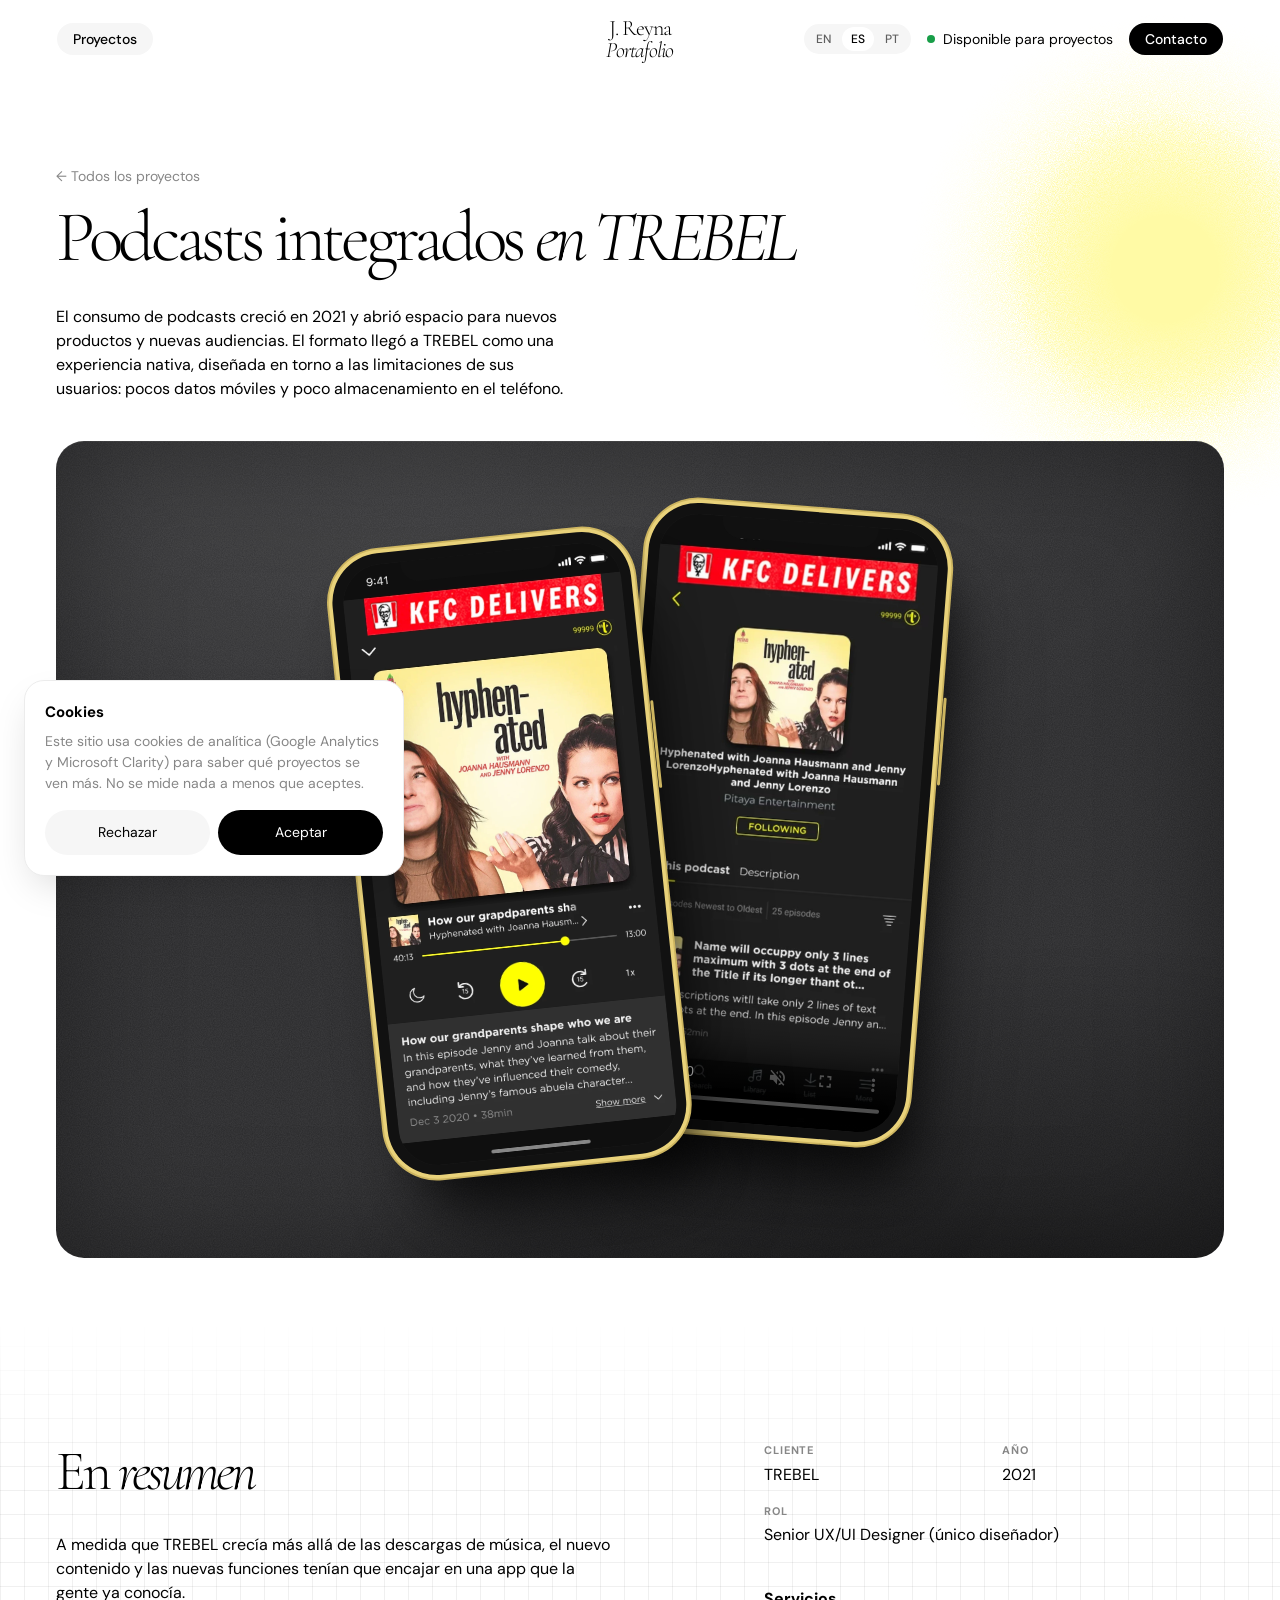
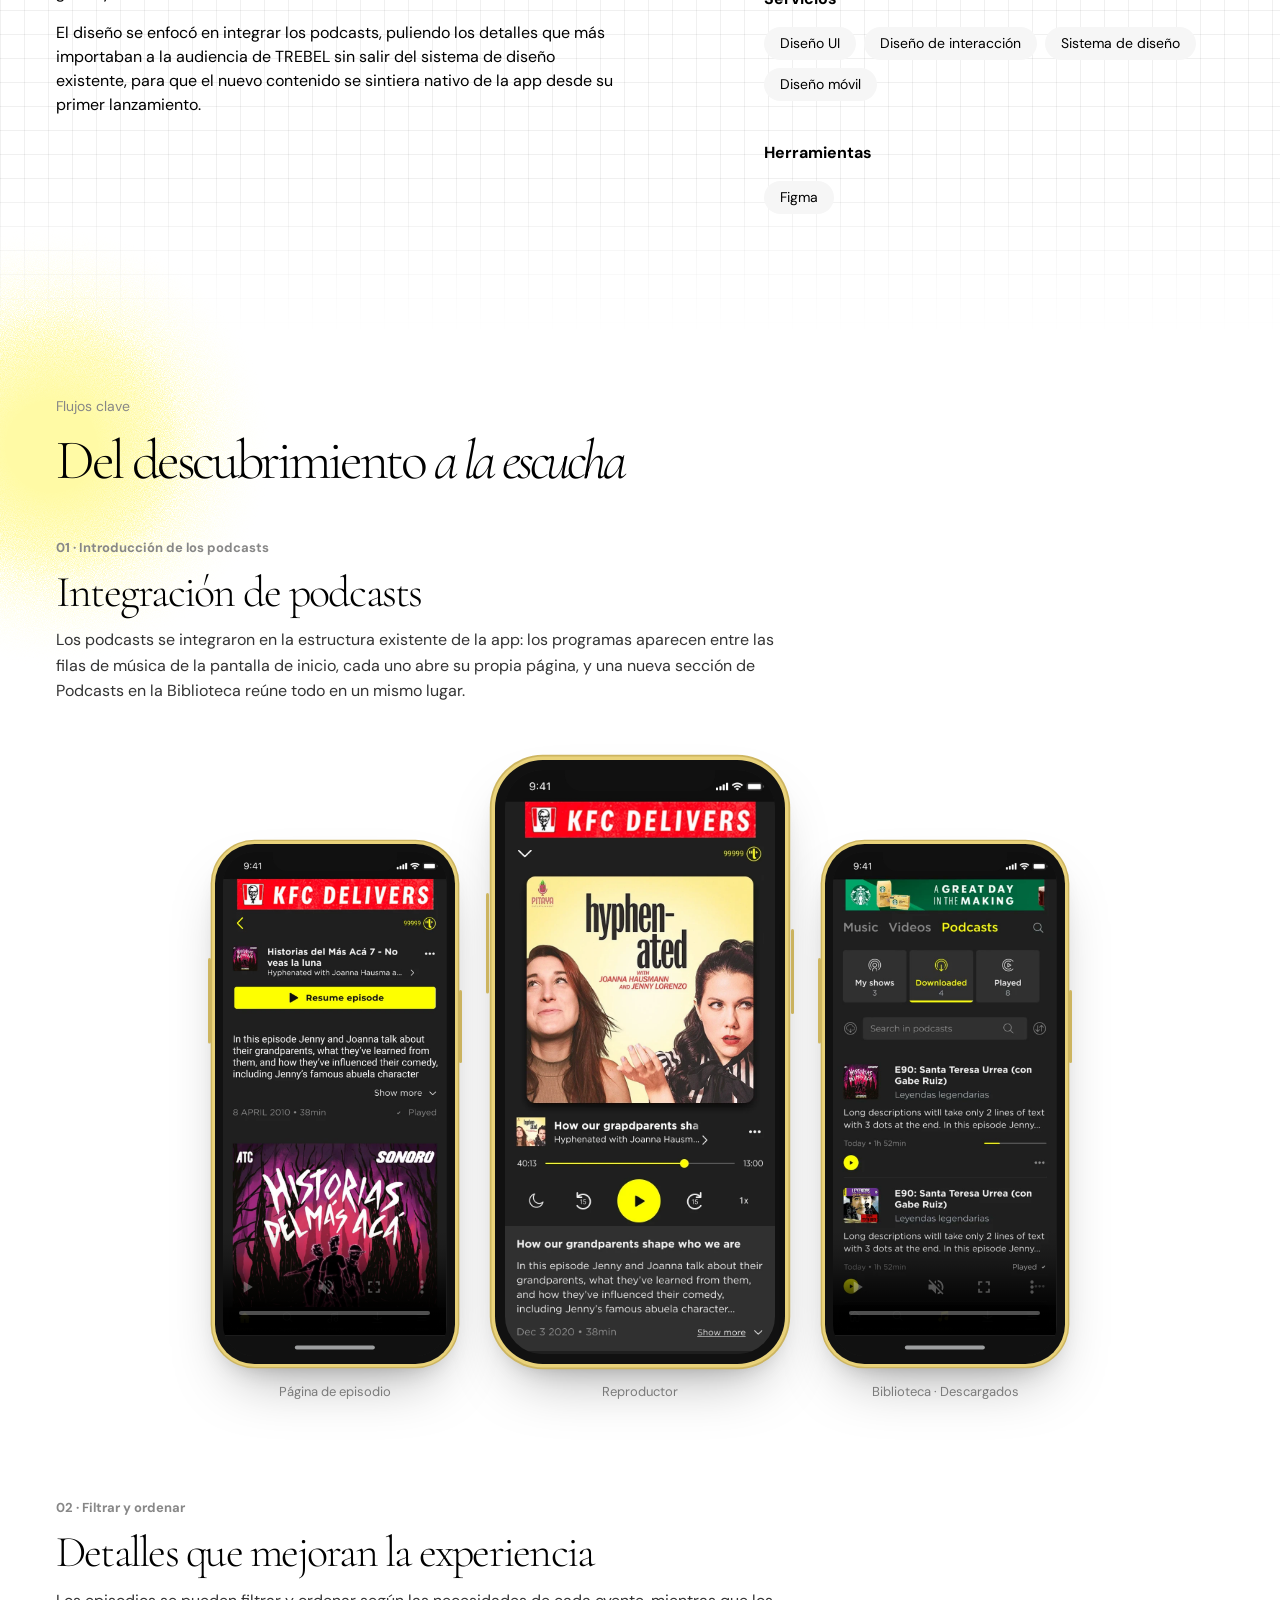
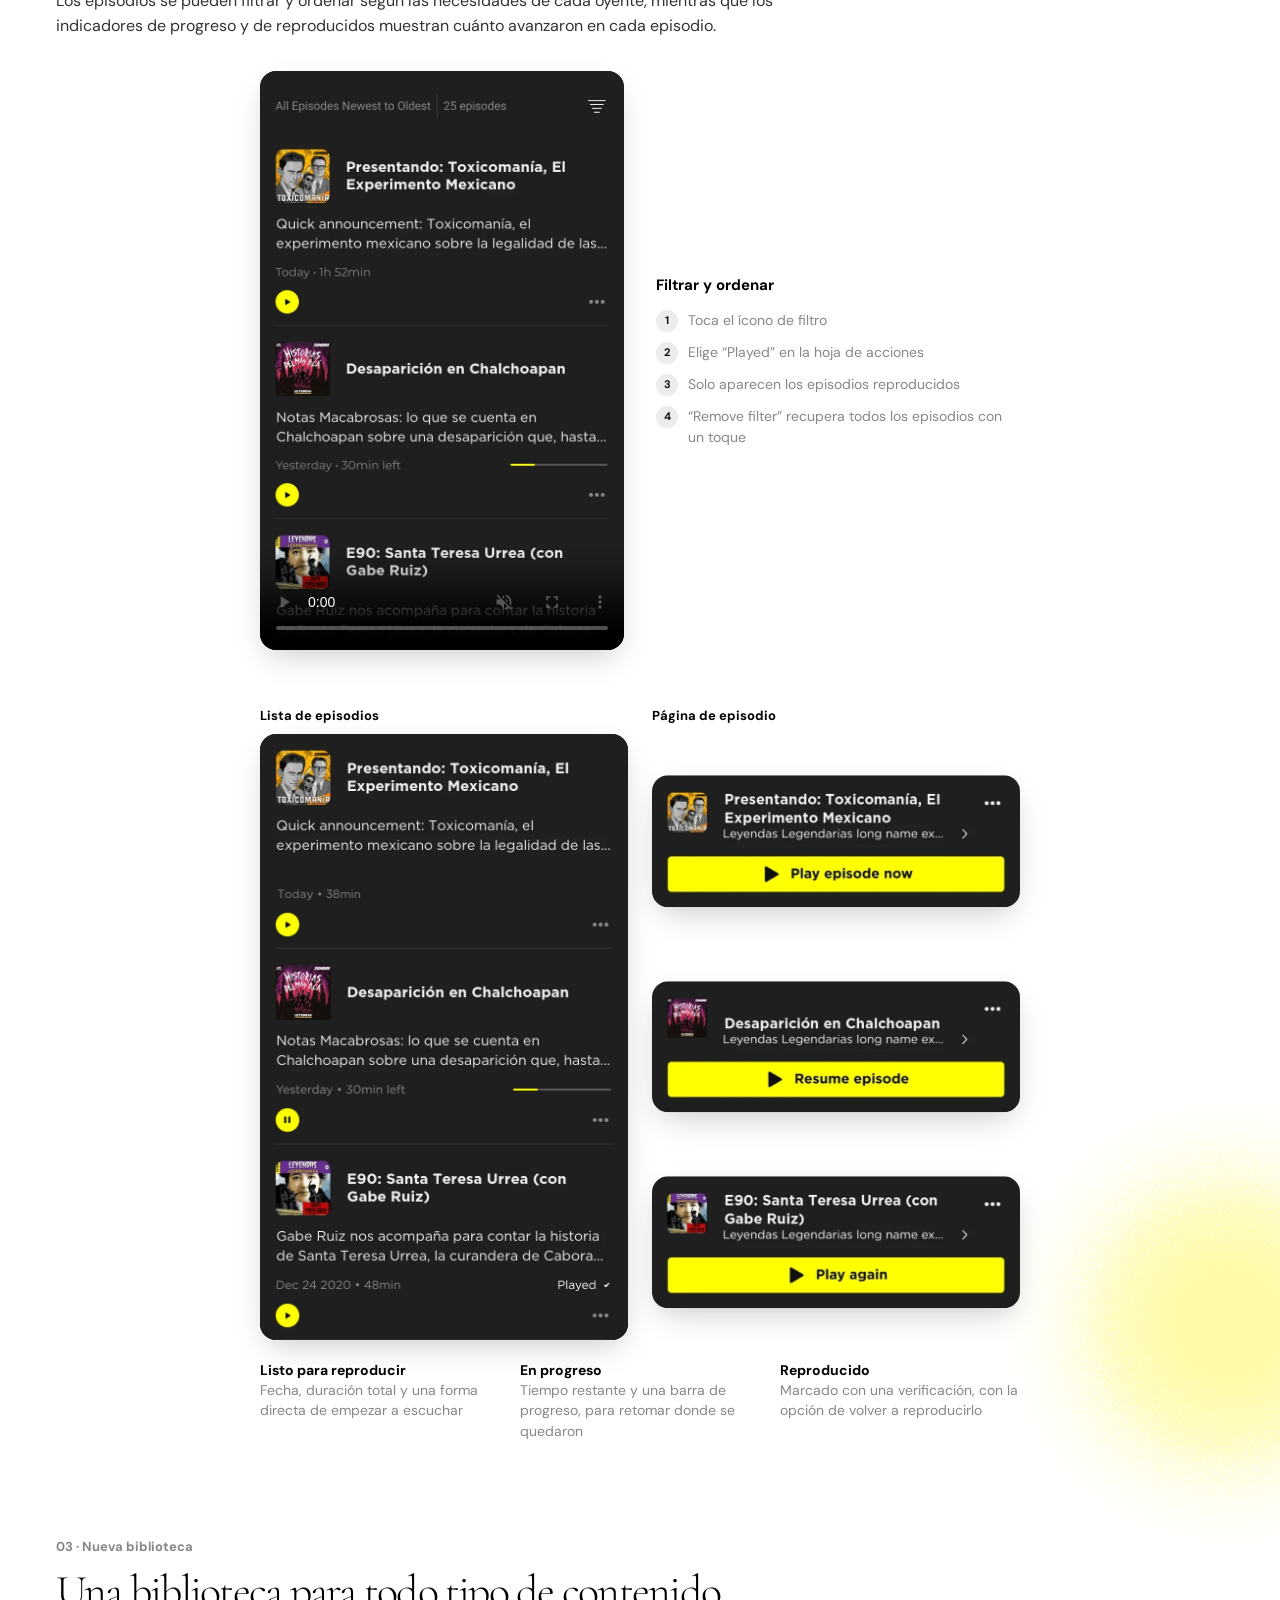
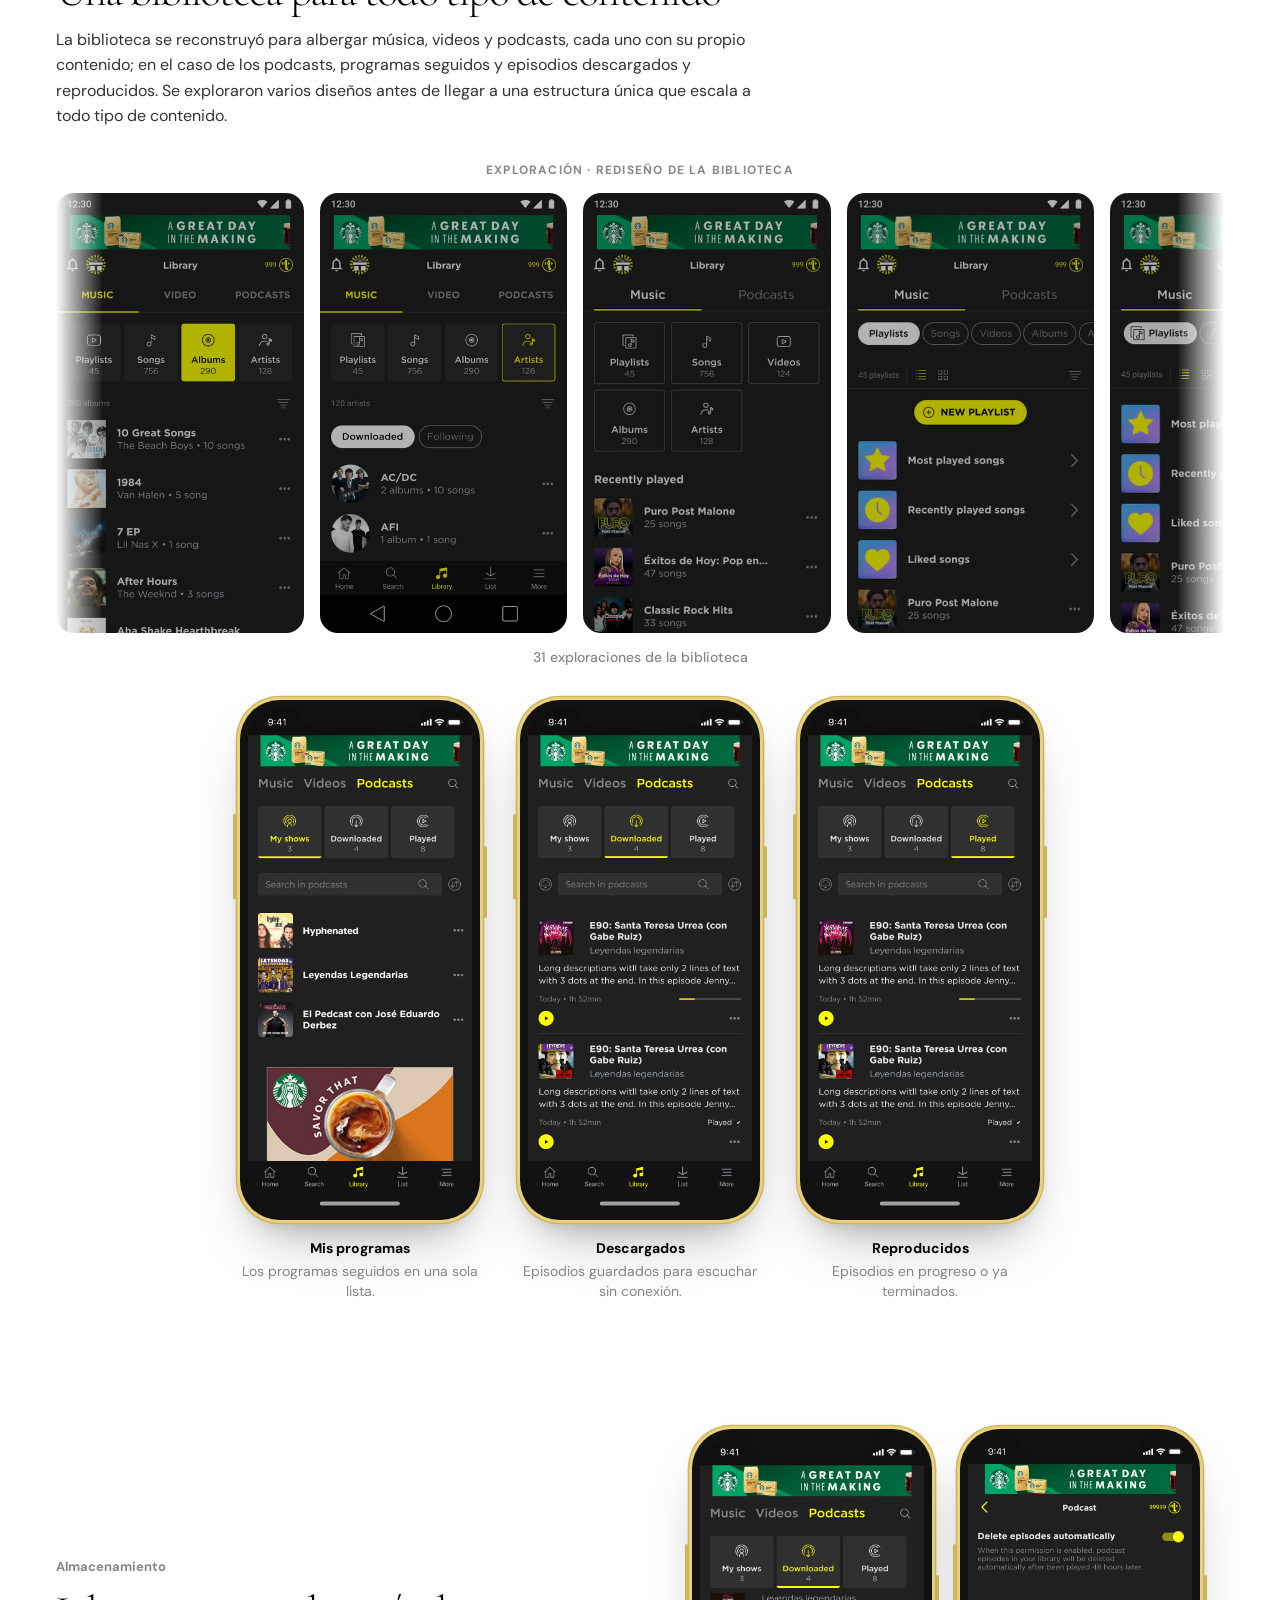
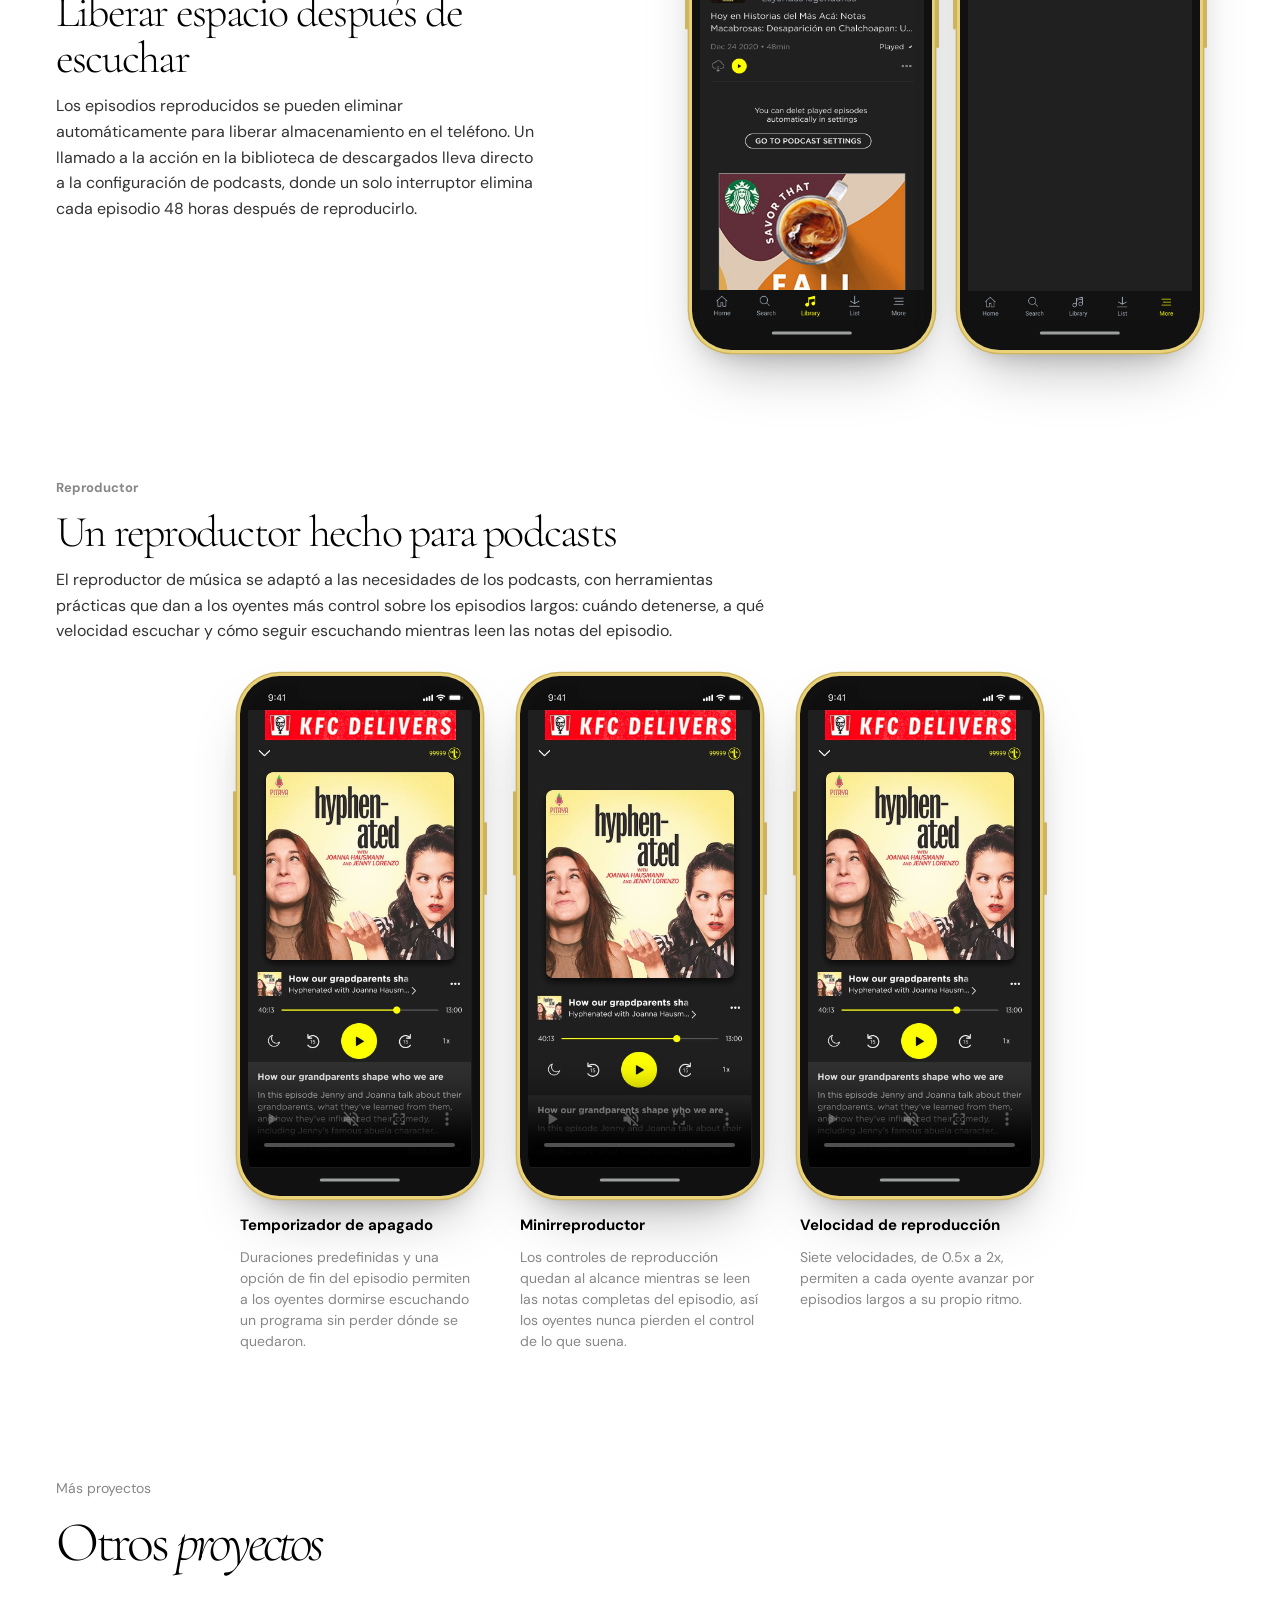
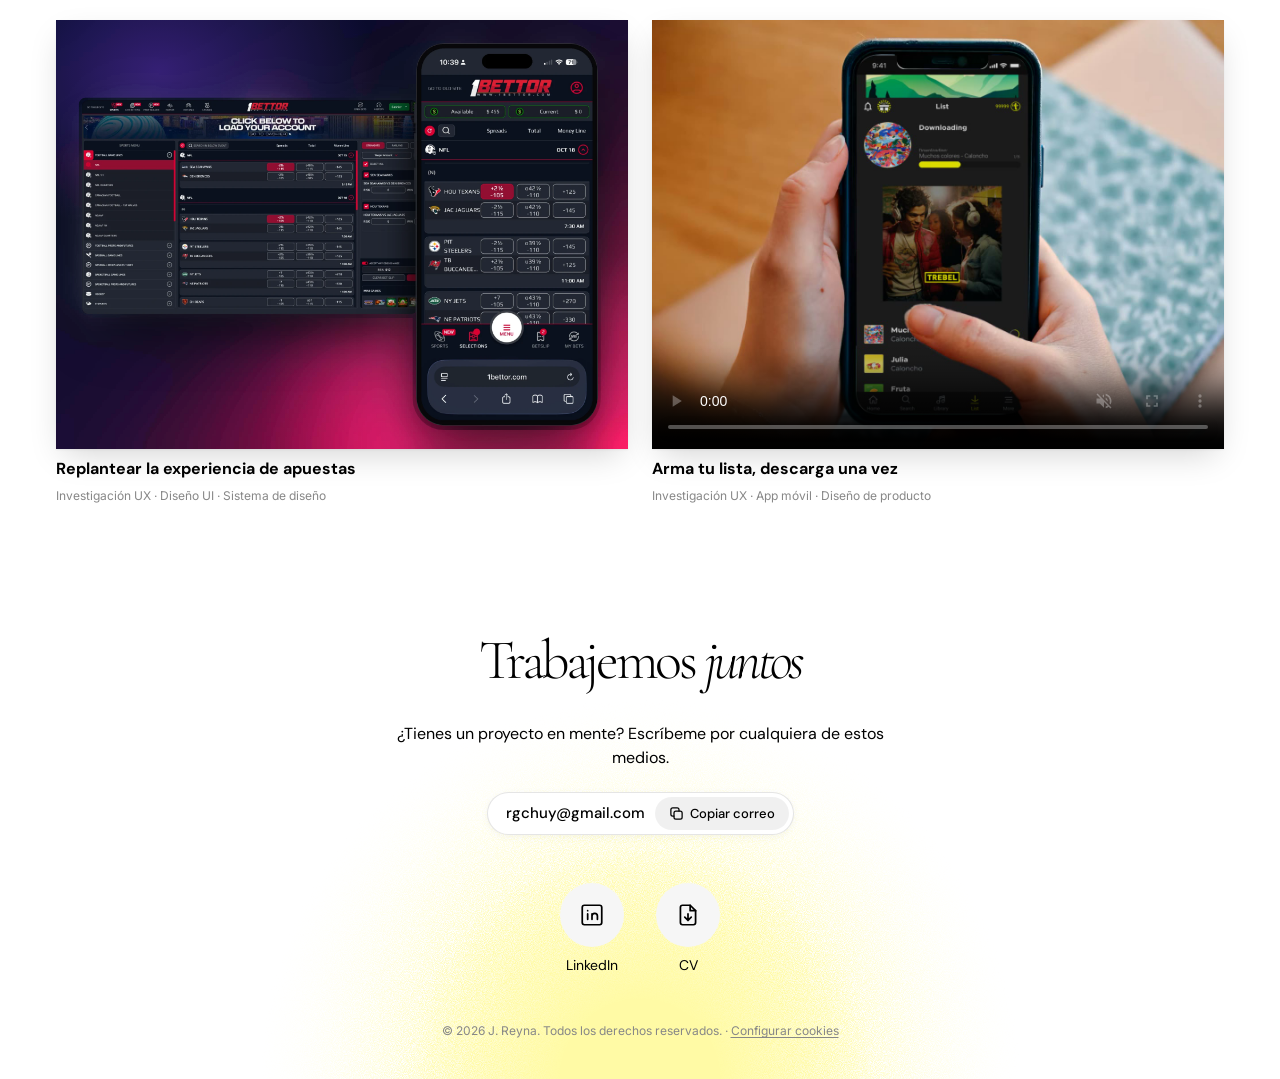
<file: es/project-3.html>
<!doctype html>
<html lang="es">
<head>
  <meta charset="utf-8">
  <meta name="viewport" content="width=device-width, initial-scale=1">
  <title>Podcasts integrados en TREBEL — J. Reyna</title>
  <meta name="description" content="Podcasts integrados en TREBEL: una experiencia de podcasts nativa, diseñada en torno a las limitaciones de los usuarios de TREBEL.">
  <link rel="preconnect" href="https://fonts.googleapis.com">
  <link rel="preconnect" href="https://fonts.gstatic.com" crossorigin>
  <link href="https://fonts.googleapis.com/css2?family=Cormorant+Garamond:ital,wght@0,300;1,300&family=DM+Sans:wght@400;500;700&family=Inter:wght@400&display=swap" rel="stylesheet">
  <link rel="stylesheet" href="../styles.css?v=147">
</head>
<body class="has-orbs" style="--project-color: #FFF200;">

  <!-- Grainy gradient orbs in TREBEL yellow -->
  <div class="orbs" aria-hidden="true">
    <span class="orb orb--1"></span>
    <span class="orb orb--2"></span>
    <span class="orb orb--3"></span>
  </div>

  <!-- ============ HEADER (fixed; becomes a floating bubble on scroll) ============ -->
  <header class="site-header" id="header">
    <div class="header-inner">
      <nav class="nav-left" aria-label="Principal">
        <a class="pill pill--soft" href="index.html#work">Proyectos</a>
      </nav>

      <a class="wordmark" href="index.html" aria-label="J. Reyna — inicio">
        <span>J. Reyna</span>
        <span class="wordmark-sub">Portafolio</span>
      </a>

      <div class="nav-right">
        <nav class="lang-switch" aria-label="Idioma"><a href="../project-3.html" hreflang="en" lang="en">EN</a><a href="../es/project-3.html" hreflang="es" lang="es" aria-current="page">ES</a><a href="../pt/project-3.html" hreflang="pt-BR" lang="pt-BR">PT</a></nav>
        <span class="availability"><i class="dot" aria-hidden="true"></i><span class="availability-text">Disponible para proyectos</span></span>
        <a class="pill pill--black" href="#contact">Contacto</a>
      </div>
    </div>
  </header>

  <main id="top">

    <!-- ============ TITLE + INTRO ============ -->
    <section class="hero project-hero">
      <p class="eyebrow"><a href="index.html#work">← Todos los proyectos</a></p>
      <h1 class="display">Podcasts integrados <em>en TREBEL</em></h1>
      <p class="lead">El consumo de podcasts creció en 2021 y abrió espacio para nuevos productos y nuevas audiencias. El formato llegó a TREBEL como una experiencia nativa, diseñada en torno a las limitaciones de sus usuarios: pocos datos móviles y poco almacenamiento en el teléfono.</p>
    </section>

    <!-- ============ PROJECT IMAGE · SHOWCASE: player + show page on rubber ============
         Screens are 750×1624 (2× iPhone 11). The show page is an MP4 with the header and nav bar pinned. -->
    <section class="project-image">
      <div class="rubber-scene">
        <div class="iphone"><div class="iphone__screen">
          <span class="iphone__notch"></span>
          <img src="../images/podcast-screens/7-player-indicator.webp?v=2" width="750" height="1624" alt="Reproductor de podcasts con temporizador de apagado, saltos de 15 segundos y velocidad de reproducción" loading="lazy">
        </div></div>
        <div class="iphone"><div class="iphone__screen">
          <span class="iphone__notch"></span>
          <video src="../assets/trebel-podcast-show-scroll.mp4?v=3" poster="../assets/trebel-podcast-show-scroll-poster.jpg?v=3" width="750" height="1624" data-play-in-view muted loop playsinline preload="metadata" aria-label="Página de un programa de podcast desplazándose por sus episodios, con el encabezado y la barra de navegación fijos"></video>
        </div></div>
      </div>
    </section>

    <!-- ============ STORY (left) + FACTS (right) ============ -->
    <section class="section project-detail">
      <div class="story">
        <h2 class="display display--md">En <em>resumen</em></h2>
        <div class="story-text">
          <p>A medida que TREBEL crecía más allá de las descargas de música, el nuevo contenido y las nuevas funciones tenían que encajar en una app que la gente ya conocía.</p>
          <p>El diseño se enfocó en integrar los podcasts, puliendo los detalles que más importaban a la audiencia de TREBEL sin salir del sistema de diseño existente, para que el nuevo contenido se sintiera nativo de la app desde su primer lanzamiento.</p>
        </div>
      </div>
      <aside class="facts">
        <dl class="fact fact-meta">
          <div><dt>Cliente</dt><dd>TREBEL</dd></div>
          <div><dt>Año</dt><dd>2021</dd></div>
          <div class="fact-role"><dt>Rol</dt><dd>Senior UX/UI Designer (único diseñador)</dd></div>
        </dl>
        <div class="fact">
          <h3>Servicios</h3>
          <ul class="tags"><li>Diseño UI</li><li>Diseño de interacción</li><li>Sistema de diseño</li><li>Diseño móvil</li></ul>
        </div>
        <div class="fact">
          <h3>Herramientas</h3>
          <ul class="tags"><li>Figma</li></ul>
        </div>
      </aside>
    </section>

    <!-- ============ KEY FLOWS ============
         Placeholders: replace each .p3-ph (phone) or .p3-slot (image/video box) with an <img> or <video>. -->
    <section class="section" id="flows">
      <div class="section-head">
        <p class="eyebrow">Flujos clave</p>
        <h2 class="display display--md">Del descubrimiento <em>a la escucha</em></h2>
      </div>

      <div class="p3-flows">
        <!-- 01 · Introducción de los podcasts: copy, then episode · player · library -->
        <article class="p3-flow p3-flow--stack">
          <div class="p3-copy p3-copy--wide">
            <p class="p3-num">01 · Introducción de los podcasts</p>
            <h3>Integración de podcasts</h3>
            <p>Los podcasts se integraron en la estructura existente de la app: los programas aparecen entre las filas de música de la pantalla de inicio, cada uno abre su propia página, y una nueva sección de Podcasts en la Biblioteca reúne todo en un mismo lugar.</p>
          </div>
          <div class="pm-trio">
            <figure>
              <div class="iphone"><div class="iphone__screen iphone__screen--home">
                <span class="iphone__notch"></span>
                <video src="../assets/trebel-podcast-episode-scroll.mp4?v=3" poster="../assets/trebel-podcast-episode-scroll-poster.jpg?v=3" width="750" height="1624" data-play-in-view muted loop playsinline preload="metadata" aria-label="Página de episodio desplazándose desde el botón Resume episode hasta los episodios relacionados, con el encabezado y la barra de pestañas fijos"></video>
                <span class="iphone__home" aria-hidden="true"></span>
              </div></div>
              <figcaption>Página de episodio</figcaption>
            </figure>
            <figure>
              <div class="iphone"><div class="iphone__screen">
                <span class="iphone__notch"></span>
                <img src="../images/podcast-screens/5-player.webp" width="750" height="1624" alt="Reproductor de podcasts con temporizador de apagado, saltos de 15 segundos y velocidad de reproducción" loading="lazy">
              </div></div>
              <figcaption>Reproductor</figcaption>
            </figure>
            <figure>
              <div class="iphone"><div class="iphone__screen iphone__screen--home">
                <span class="iphone__notch"></span>
                <video src="../assets/trebel-podcast-library-scroll.mp4?v=2" poster="../assets/trebel-podcast-library-scroll-poster.jpg?v=2" width="750" height="1624" data-play-in-view muted loop playsinline preload="metadata" aria-label="Biblioteca desplazándose por los episodios de podcast descargados, con el encabezado y la barra de pestañas fijos"></video>
                <span class="iphone__home" aria-hidden="true"></span>
              </div></div>
              <figcaption>Biblioteca · Descargados</figcaption>
            </figure>
          </div>
        </article>

        <!-- 02 · Filtrar y ordenar: copy, then small media slots -->
        <article class="p3-flow p3-flow--stack">
          <div class="p3-copy">
            <p class="p3-num">02 · Filtrar y ordenar</p>
            <h3>Detalles que mejoran la experiencia</h3>
            <p>Los episodios se pueden filtrar y ordenar según las necesidades de cada oyente, mientras que los indicadores de progreso y de reproducidos muestran cuánto avanzaron en cada episodio.</p>
          </div>
          <div class="p3-filter-row">
            <figure class="p3-slot p3-slot--filled"><video id="filter-demo" src="../assets/trebel-podcast-filter.mp4?v=6" poster="../assets/trebel-podcast-filter-poster.jpg?v=6" width="750" height="1194" data-play-in-view muted loop playsinline preload="metadata" aria-label="Filtrado de episodios: el ícono de filtro abre una hoja de acciones, se selecciona Played y solo quedan los episodios reproducidos; luego se resalta y se toca el botón Remove filter para volver a mostrar todos los episodios"></video></figure>
            <div class="p3-filter-copy">
              <h4>Filtrar y ordenar</h4>
              <ol class="p3-steps" data-steps-for="filter-demo">
                <li data-from="0">Toca el ícono de filtro</li>
                <li data-from="1.2">Elige “Played” en la hoja de acciones</li>
                <li data-from="3.4">Solo aparecen los episodios reproducidos</li>
                <li data-from="5">“Remove filter” recupera todos los episodios con un toque</li>
              </ol>
            </div>
          </div>
          <div class="p3-states-compare">
            <figure class="p3-slot p3-slot--filled"><img src="../images/podcast-screens/episode-cards-progress.webp?v=5" width="750" height="1234" alt="Lista de episodios con tres estados: listo para reproducir con un botón de play, en progreso con un botón de pausa, tiempo restante y barra de progreso, y reproducido con una marca de verificación" loading="lazy"><figcaption>Lista de episodios</figcaption></figure>
            <figure class="p3-ep-stack"><figcaption>Página de episodio</figcaption>
              <img src="../images/podcast-screens/episode-page-play-now.webp" width="750" height="268" alt="Encabezado de la página de un episodio nuevo con el botón Play episode now" loading="lazy" style="--y: 17.7%">
              <img src="../images/podcast-screens/episode-page-resume.webp" width="750" height="268" alt="Encabezado de la página de un episodio en progreso con el botón Resume episode" loading="lazy" style="--y: 51.6%">
              <img src="../images/podcast-screens/episode-page-play-again.webp" width="750" height="268" alt="Encabezado de la página de un episodio reproducido con el botón Play again" loading="lazy" style="--y: 83.9%">
            </figure>
            <ul class="p3-states p3-states--row">
              <li><b>Listo para reproducir</b> Fecha, duración total y una forma directa de empezar a escuchar</li>
              <li><b>En progreso</b> Tiempo restante y una barra de progreso, para retomar donde se quedaron</li>
              <li><b>Reproducido</b> Marcado con una verificación, con la opción de volver a reproducirlo</li>
            </ul>
          </div>
        </article>

        <!-- 03 · Nueva biblioteca: video of explored layouts, then 3 states -->
        <article class="p3-flow p3-flow--stack">
          <div class="p3-copy">
            <p class="p3-num">03 · Nueva biblioteca</p>
            <h3>Una biblioteca para todo tipo de contenido</h3>
            <p>La biblioteca se reconstruyó para albergar música, videos y podcasts, cada uno con su propio contenido; en el caso de los podcasts, programas seguidos y episodios descargados y reproducidos. Se exploraron varios diseños antes de llegar a una estructura única que escala a todo tipo de contenido.</p>
          </div>
          <figure class="p3-explore p3-explore--marquee">
            <div class="p3-marquee" role="img" aria-label="Exploraciones de diseño de la biblioteca desplazándose de derecha a izquierda: pestañas, tarjetas de categoría, chips y listas">
              <div class="p3-marquee__track" aria-hidden="true"><img src="../images/project-3-explore-01.jpg" width="432" height="768" alt=""><img src="../images/project-3-explore-02.jpg" width="432" height="768" alt=""><img src="../images/project-3-explore-03.jpg" width="432" height="768" alt=""><img src="../images/project-3-explore-04.jpg" width="432" height="768" alt=""><img src="../images/project-3-explore-05.jpg" width="432" height="768" alt=""><img src="../images/project-3-explore-06.jpg" width="432" height="768" alt=""><img src="../images/project-3-explore-07.jpg" width="432" height="768" alt=""><img src="../images/project-3-explore-08.jpg" width="432" height="768" alt=""><img src="../images/project-3-explore-09.jpg" width="432" height="768" alt=""><img src="../images/project-3-explore-10.jpg" width="432" height="768" alt=""><img src="../images/project-3-explore-11.jpg" width="432" height="768" alt=""><img src="../images/project-3-explore-12.jpg" width="432" height="768" alt=""><img src="../images/project-3-explore-13.jpg" width="432" height="768" alt=""><img src="../images/project-3-explore-14.jpg" width="432" height="768" alt=""><img src="../images/project-3-explore-15.jpg" width="432" height="768" alt=""><img src="../images/project-3-explore-16.jpg" width="432" height="768" alt=""><img src="../images/project-3-explore-17.jpg" width="432" height="768" alt=""><img src="../images/project-3-explore-18.jpg" width="432" height="768" alt=""><img src="../images/project-3-explore-19.jpg" width="432" height="768" alt=""><img src="../images/project-3-explore-20.jpg" width="432" height="768" alt=""><img src="../images/project-3-explore-21.jpg" width="432" height="768" alt=""><img src="../images/project-3-explore-22.jpg" width="432" height="768" alt=""><img src="../images/project-3-explore-23.jpg" width="432" height="768" alt=""><img src="../images/project-3-explore-24.jpg" width="432" height="768" alt=""><img src="../images/project-3-explore-25.jpg" width="432" height="768" alt=""><img src="../images/project-3-explore-26.jpg" width="432" height="768" alt=""><img src="../images/project-3-explore-27.jpg" width="432" height="768" alt=""><img src="../images/project-3-explore-28.jpg" width="432" height="768" alt=""><img src="../images/project-3-explore-29.jpg" width="432" height="768" alt=""><img src="../images/project-3-explore-30.jpg" width="432" height="768" alt=""><img src="../images/project-3-explore-31.jpg" width="432" height="768" alt=""><img src="../images/project-3-explore-01.jpg" width="432" height="768" alt=""><img src="../images/project-3-explore-02.jpg" width="432" height="768" alt=""><img src="../images/project-3-explore-03.jpg" width="432" height="768" alt=""><img src="../images/project-3-explore-04.jpg" width="432" height="768" alt=""><img src="../images/project-3-explore-05.jpg" width="432" height="768" alt=""><img src="../images/project-3-explore-06.jpg" width="432" height="768" alt=""><img src="../images/project-3-explore-07.jpg" width="432" height="768" alt=""><img src="../images/project-3-explore-08.jpg" width="432" height="768" alt=""><img src="../images/project-3-explore-09.jpg" width="432" height="768" alt=""><img src="../images/project-3-explore-10.jpg" width="432" height="768" alt=""><img src="../images/project-3-explore-11.jpg" width="432" height="768" alt=""><img src="../images/project-3-explore-12.jpg" width="432" height="768" alt=""><img src="../images/project-3-explore-13.jpg" width="432" height="768" alt=""><img src="../images/project-3-explore-14.jpg" width="432" height="768" alt=""><img src="../images/project-3-explore-15.jpg" width="432" height="768" alt=""><img src="../images/project-3-explore-16.jpg" width="432" height="768" alt=""><img src="../images/project-3-explore-17.jpg" width="432" height="768" alt=""><img src="../images/project-3-explore-18.jpg" width="432" height="768" alt=""><img src="../images/project-3-explore-19.jpg" width="432" height="768" alt=""><img src="../images/project-3-explore-20.jpg" width="432" height="768" alt=""><img src="../images/project-3-explore-21.jpg" width="432" height="768" alt=""><img src="../images/project-3-explore-22.jpg" width="432" height="768" alt=""><img src="../images/project-3-explore-23.jpg" width="432" height="768" alt=""><img src="../images/project-3-explore-24.jpg" width="432" height="768" alt=""><img src="../images/project-3-explore-25.jpg" width="432" height="768" alt=""><img src="../images/project-3-explore-26.jpg" width="432" height="768" alt=""><img src="../images/project-3-explore-27.jpg" width="432" height="768" alt=""><img src="../images/project-3-explore-28.jpg" width="432" height="768" alt=""><img src="../images/project-3-explore-29.jpg" width="432" height="768" alt=""><img src="../images/project-3-explore-30.jpg" width="432" height="768" alt=""><img src="../images/project-3-explore-31.jpg" width="432" height="768" alt=""></div>
            </div>
            <p class="p3-explore__tag">Exploración · Rediseño de la biblioteca</p>
            <figcaption>31 exploraciones de la biblioteca</figcaption>
          </figure>
          <!-- Library states: static screens (top of each image) with the header and tab bar shown; caption below each -->
          <div class="p3-phones p3-phones--3">
            <figure class="p3-phone-fig">
            <div class="iphone"><div class="iphone__screen iphone__screen--home p3-scrollscreen" style="--img-w: 720; --img-h: 1836; --head: 196; --foot: 100;">
              <span class="iphone__notch"></span>
              <div class="p3-scroll p3-scroll--static">
                <img src="../images/project-3-library-myshows.jpg" width="720" height="1836" alt="Biblioteca de podcasts, pestaña My shows: programas seguidos debajo de las pestañas Music, Videos y Podcasts" loading="lazy">
              </div>
              <div class="p3-fix p3-fix--head" aria-hidden="true"><img src="../images/project-3-library-myshows.jpg" alt=""></div>
              <div class="p3-fix p3-fix--foot" aria-hidden="true"><img src="../images/project-3-library-myshows.jpg" alt=""></div>
              <span class="iphone__home" aria-hidden="true"></span>
            </div></div>
              <figcaption><b>Mis programas</b>Los programas seguidos en una sola lista.</figcaption>
            </figure>
            <figure class="p3-phone-fig">
            <div class="iphone"><div class="iphone__screen iphone__screen--home p3-scrollscreen" style="--img-w: 720; --img-h: 3220; --head: 196; --foot: 100;">
              <span class="iphone__notch"></span>
              <div class="p3-scroll p3-scroll--static">
                <img src="../images/project-3-library-downloaded.jpg" width="720" height="3220" alt="Biblioteca de podcasts, pestaña Downloaded: episodios descargados listos para escuchar sin conexión" loading="lazy">
              </div>
              <div class="p3-fix p3-fix--head" aria-hidden="true"><img src="../images/project-3-library-downloaded.jpg" alt=""></div>
              <div class="p3-fix p3-fix--foot" aria-hidden="true"><img src="../images/project-3-library-downloaded.jpg" alt=""></div>
              <span class="iphone__home" aria-hidden="true"></span>
            </div></div>
              <figcaption><b>Descargados</b>Episodios guardados para escuchar sin conexión.</figcaption>
            </figure>
            <figure class="p3-phone-fig">
            <div class="iphone"><div class="iphone__screen iphone__screen--home p3-scrollscreen" style="--img-w: 720; --img-h: 3220; --head: 196; --foot: 100;">
              <span class="iphone__notch"></span>
              <div class="p3-scroll p3-scroll--static">
                <img src="../images/project-3-library-played.jpg" width="720" height="3220" alt="Biblioteca de podcasts, pestaña Played: episodios terminados marcados como reproducidos" loading="lazy">
              </div>
              <div class="p3-fix p3-fix--head" aria-hidden="true"><img src="../images/project-3-library-played.jpg" alt=""></div>
              <div class="p3-fix p3-fix--foot" aria-hidden="true"><img src="../images/project-3-library-played.jpg" alt=""></div>
              <span class="iphone__home" aria-hidden="true"></span>
            </div></div>
              <figcaption><b>Reproducidos</b>Episodios en progreso o ya terminados.</figcaption>
            </figure>
          </div>
        </article>
      </div>
    </section>

    <!-- ============ SAVING SPACE (auto-remove finished episodes) ============ -->
    <section class="section">
      <article class="p3-flow">
        <div class="p3-copy">
          <p class="p3-num">Almacenamiento</p>
          <h3>Liberar espacio después de escuchar</h3>
          <p>Los episodios reproducidos se pueden eliminar automáticamente para liberar almacenamiento en el teléfono. Un llamado a la acción en la biblioteca de descargados lleva directo a la configuración de podcasts, donde un solo interruptor elimina cada episodio 48 horas después de reproducirlo.</p>
        </div>
        <div class="p3-phones">
          <!-- Downloaded library, shown scrolled down: the "Go to podcast settings" button sits in the middle of the screen.
                 Fixed header = status bar + ad banner + Music/Videos/Podcasts tabs + the 3 library squares (500 px); tab bar = 100 px.
                 --shift = how far the image is moved up, as a % of its width (1456 of 720 px). -->
          <div class="iphone"><div class="iphone__screen iphone__screen--home p3-scrollscreen" style="--img-w: 720; --img-h: 3220; --head: 500; --foot: 100;">
              <span class="iphone__notch"></span>
              <div class="p3-scroll p3-scroll--static">
                <img src="../images/project-3-library-downloaded.jpg" width="720" height="3220" alt="Podcasts descargados en la Biblioteca, desplazada hasta el mensaje: You can delete played episodes automatically in settings, con el botón Go to podcast settings" loading="lazy" style="margin-top: -202.29%;">
              </div>
              <div class="p3-fix p3-fix--head" aria-hidden="true"><img src="../images/project-3-library-downloaded.jpg" alt=""></div>
              <div class="p3-fix p3-fix--foot" aria-hidden="true"><img src="../images/project-3-library-downloaded.jpg" alt=""></div>
              <span class="iphone__home" aria-hidden="true"></span>
            </div></div>
          <div class="iphone"><div class="iphone__screen iphone__screen--home">
              <span class="iphone__notch"></span>
              <img src="../images/project-3-settings-delete-episodes.jpg" width="750" height="1624" alt="Configuración de podcasts con el interruptor Delete episodes automatically activado: los episodios reproducidos se eliminan de la biblioteca 48 horas después" loading="lazy">
              <span class="iphone__home" aria-hidden="true"></span>
            </div></div>
        </div>
      </article>
    </section>

    <!-- ============ PODCAST PLAYER ============ -->
    <section class="section">
      <article class="p3-flow p3-flow--stack">
        <div class="p3-copy">
          <p class="p3-num">Reproductor</p>
          <h3>Un reproductor hecho para podcasts</h3>
          <p>El reproductor de música se adaptó a las necesidades de los podcasts, con herramientas prácticas que dan a los oyentes más control sobre los episodios largos: cuándo detenerse, a qué velocidad escuchar y cómo seguir escuchando mientras leen las notas del episodio.</p>
        </div>
        <div class="p3-phones p3-phones--3 p3-player">
          <figure class="p3-player-demo">
            <div class="iphone"><div class="iphone__screen iphone__screen--home">
              <span class="iphone__notch"></span>
              <video id="player-timer" src="../assets/trebel-podcast-player-timer.mp4" poster="../assets/trebel-podcast-player-timer-poster.jpg" width="750" height="1624" data-play-in-view muted loop playsinline preload="metadata" aria-label="Temporizador de apagado: la luna abre una hoja de acciones, se eligen 15 minutos, un snackbar lo confirma y, al tocar de nuevo, se ven 8 minutos restantes con la opción de apagar el temporizador"></video>
              <span class="iphone__home" aria-hidden="true"></span>
            </div></div>
            <figcaption>
              <h4>Temporizador de apagado</h4>
              <p>Duraciones predefinidas y una opción de fin del episodio permiten a los oyentes dormirse escuchando un programa sin perder dónde se quedaron.</p>
            </figcaption>
          </figure>
          <figure class="p3-player-demo">
            <div class="iphone"><div class="iphone__screen iphone__screen--home">
              <span class="iphone__notch"></span>
              <video id="player-scroll" src="../assets/trebel-podcast-player-scroll.mp4" poster="../assets/trebel-podcast-player-scroll-poster.jpg" width="750" height="1624" data-play-in-view muted loop playsinline preload="metadata" aria-label="Show more despliega la descripción del episodio; al desplazarse hacia abajo, el reproductor se contrae en un minirreproductor debajo del encabezado, y al subir vuelve el reproductor completo"></video>
              <span class="iphone__home" aria-hidden="true"></span>
            </div></div>
            <figcaption>
              <h4>Minirreproductor</h4>
              <p>Los controles de reproducción quedan al alcance mientras se leen las notas completas del episodio, así los oyentes nunca pierden el control de lo que suena.</p>
            </figcaption>
          </figure>
          <figure class="p3-player-demo">
            <div class="iphone"><div class="iphone__screen iphone__screen--home">
              <span class="iphone__notch"></span>
              <video id="player-speed" src="../assets/trebel-podcast-player-speed.mp4" poster="../assets/trebel-podcast-player-speed-poster.jpg" width="750" height="1624" data-play-in-view muted loop playsinline preload="metadata" aria-label="Velocidad de reproducción: el control 1x abre una hoja de acciones, se elige 1.5x, el control y un snackbar lo confirman, y la hoja mantiene 1.5x resaltado al volver a abrirla"></video>
              <span class="iphone__home" aria-hidden="true"></span>
            </div></div>
            <figcaption>
              <h4>Velocidad de reproducción</h4>
              <p>Siete velocidades, de 0.5x a 2x, permiten a cada oyente avanzar por episodios largos a su propio ritmo.</p>
            </figcaption>
          </figure>
        </div>
      </article>
    </section>

    <!-- ============ MORE PROJECTS ============ -->
    <section class="section" id="more">
      <div class="section-head">
        <p class="eyebrow">Más proyectos</p>
        <h2 class="display display--md">Otros <em>proyectos</em></h2>
      </div>
      <div class="more-grid">
        <a class="more-card" href="project-1.html">
          <span class="thumb thumb--more motion-shot"><img src="../images/project-1-cover-bg.jpg" alt="Replantear la experiencia de apuestas — experiencia de apuestas en escritorio y móvil">
            <svg class="shot-bg" viewBox="0 0 2000 1500" preserveAspectRatio="xMidYMid slice" aria-hidden="true"><defs><radialGradient id="p1c-g1"><stop offset="0" stop-color="#e0194a" stop-opacity=".55"/><stop offset="1" stop-color="#e0194a" stop-opacity="0"/></radialGradient><radialGradient id="p1c-g2"><stop offset="0" stop-color="#6a2bd1" stop-opacity=".45"/><stop offset="1" stop-color="#6a2bd1" stop-opacity="0"/></radialGradient><mask id="p1c-m"><rect width="2000" height="1500" fill="#fff"/><rect x="80" y="272" width="1200" height="770" rx="22" fill="#000"/><rect x="1247" y="72" width="658" height="1362" rx="110" fill="#000"/></mask></defs><g mask="url(#p1c-m)"><ellipse class="shot-glow shot-glow--1" cx="1560" cy="1380" rx="840" ry="630" fill="url(#p1c-g1)"/><ellipse class="shot-glow shot-glow--2" cx="360" cy="180" rx="760" ry="570" fill="url(#p1c-g2)"/></g></svg><span class="shot-layer shot-layer--desk" style="left:4.600%;top:18.800%;width:58.500%;height:49.933%;border-radius:1.71% / 2.67%;background-image:url('../images/project-1-cover.webp');background-size:170.940% 200.267%;background-position:11.084% 37.550%;" aria-hidden="true"></span><span class="shot-layer shot-layer--phone" style="left:62.900%;top:5.533%;width:31.800%;height:89.200%;border-radius:15.72% / 7.47%;background-image:url('../images/project-1-cover.webp');background-size:314.465% 112.108%;background-position:92.229% 51.235%;" aria-hidden="true"></span></span>
          <span class="more-title">Replantear la experiencia de apuestas</span>
          <span class="meta">Investigación UX · Diseño UI · Sistema de diseño</span>
        </a>
        <a class="more-card" href="project-2.html">
          <span class="thumb thumb--more"><video src="../assets/trebel-download-two-songs.mp4" poster="../assets/trebel-download-two-songs-poster.jpg" width="1280" height="960" data-play-in-view muted loop playsinline preload="metadata" aria-label="Arma tu lista, descarga una vez — manos sosteniendo un iPhone mientras TREBEL descarga dos canciones de una lista de 8, con un anuncio durante la descarga"></video></span>
          <span class="more-title">Arma tu lista, descarga una vez</span>
          <span class="meta">Investigación UX · App móvil · Diseño de producto</span>
        </a>
      </div>
    </section>
  </main>

  <!-- ============ FOOTER / CONTACT ============ -->
  <footer class="footer" id="contact">
    <span class="orb orb--footer" aria-hidden="true"></span>
    <h2 class="display display--md">Trabajemos <em>juntos</em></h2>
    <p class="lead lead--center">¿Tienes un proyecto en mente? Escríbeme por cualquiera de estos medios.</p>

    <div class="email-pill">
      <span class="email-pill__addr">rgchuy@gmail.com</span>
      <button type="button" class="email-pill__btn" data-copy-email="rgchuy@gmail.com" aria-label="Copiar la dirección de correo rgchuy@gmail.com">
        <svg viewBox="0 0 24 24" fill="none" stroke="currentColor" stroke-width="2" stroke-linecap="round" stroke-linejoin="round" aria-hidden="true"><rect x="8" y="8" width="13" height="13" rx="3"/><path d="M16 8V6a3 3 0 0 0-3-3H6a3 3 0 0 0-3 3v7a3 3 0 0 0 3 3h2"/></svg>
        <span class="email-pill__label">Copiar correo</span>
      </button>
    </div>

    <ul class="contact-icons">
      <li>
        <a class="icon-btn" href="https://www.linkedin.com/in/jesus-reyna-gonzalez-114232109/" target="_blank" rel="noopener" aria-label="LinkedIn">
          <svg viewBox="0 0 24 24" fill="none" stroke="currentColor" stroke-width="1.6" stroke-linecap="round" stroke-linejoin="round"><rect x="3" y="3" width="18" height="18" rx="2"/><path d="M8 11v5M8 8v.01M12 16v-5M12 13a2.5 2.5 0 0 1 5 0v3"/></svg>
        </a>
        <span>LinkedIn</span>
      </li>
      <li>
        <a class="icon-btn" href="../Jesus-Reyna-Senior-UX-UI-Product-Designer-CV-ES.pdf" download aria-label="Descargar CV (PDF)">
          <svg viewBox="0 0 24 24" fill="none" stroke="currentColor" stroke-width="1.6" stroke-linecap="round" stroke-linejoin="round"><path d="M14 3H7a2 2 0 0 0-2 2v14a2 2 0 0 0 2 2h10a2 2 0 0 0 2-2V8z"/><path d="M14 3v5h5M12 11v6M9 14l3 3 3-3"/></svg>
        </a>
        <span>CV</span>
      </li>
    </ul>

    <p class="meta">© <span id="year">2026</span> J. Reyna. Todos los derechos reservados.</p>
  </footer>

  <script src="../script.js?v=38"></script>
  <script>
    // Filter demo: highlight the step that matches the video
    document.querySelectorAll('[data-steps-for]').forEach(function (list) {
      var v = document.getElementById(list.dataset.stepsFor), items = list.querySelectorAll('li');
      v.addEventListener('timeupdate', function () {
        var i = 0; items.forEach(function (li, k) { if (v.currentTime >= +li.dataset.from) i = k; });
        items.forEach(function (li, k) { li.classList.toggle('is-active', k === i); });
      });
    });
  </script>
</body>
</html>
</file>
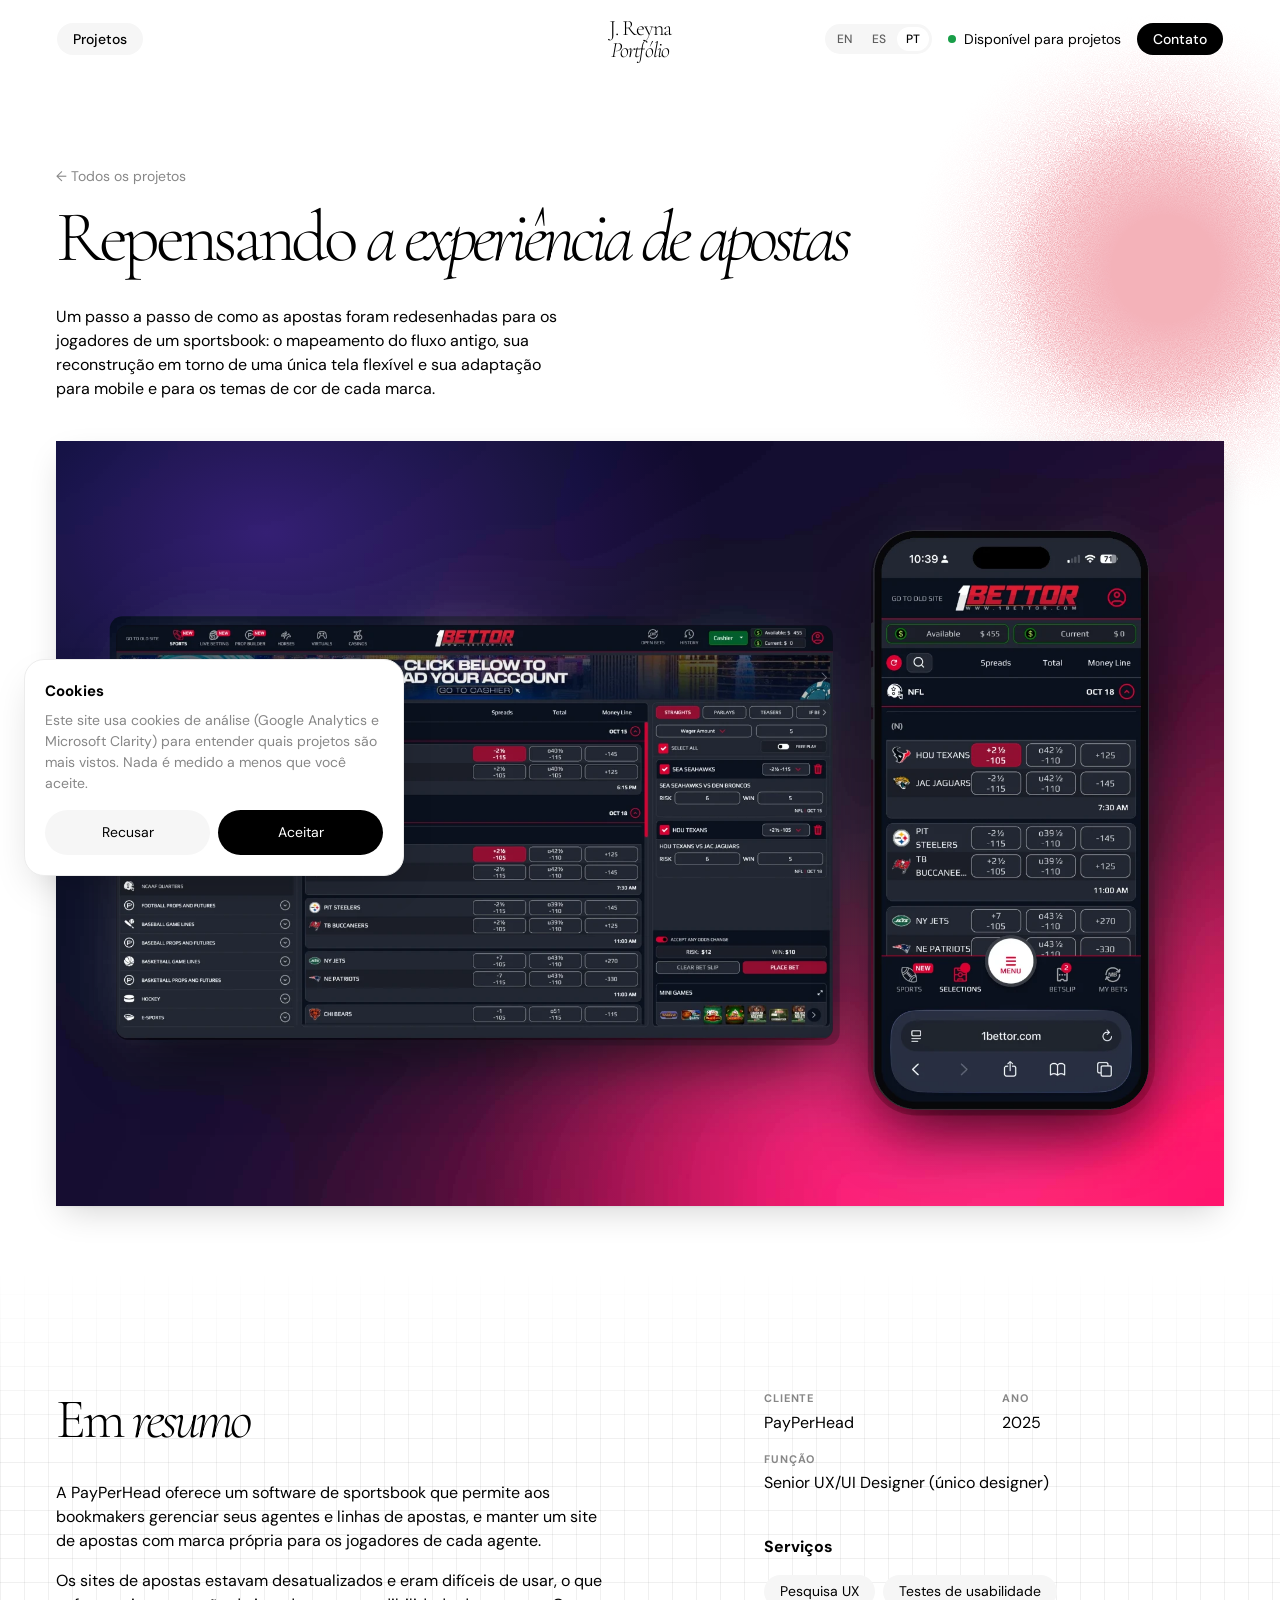
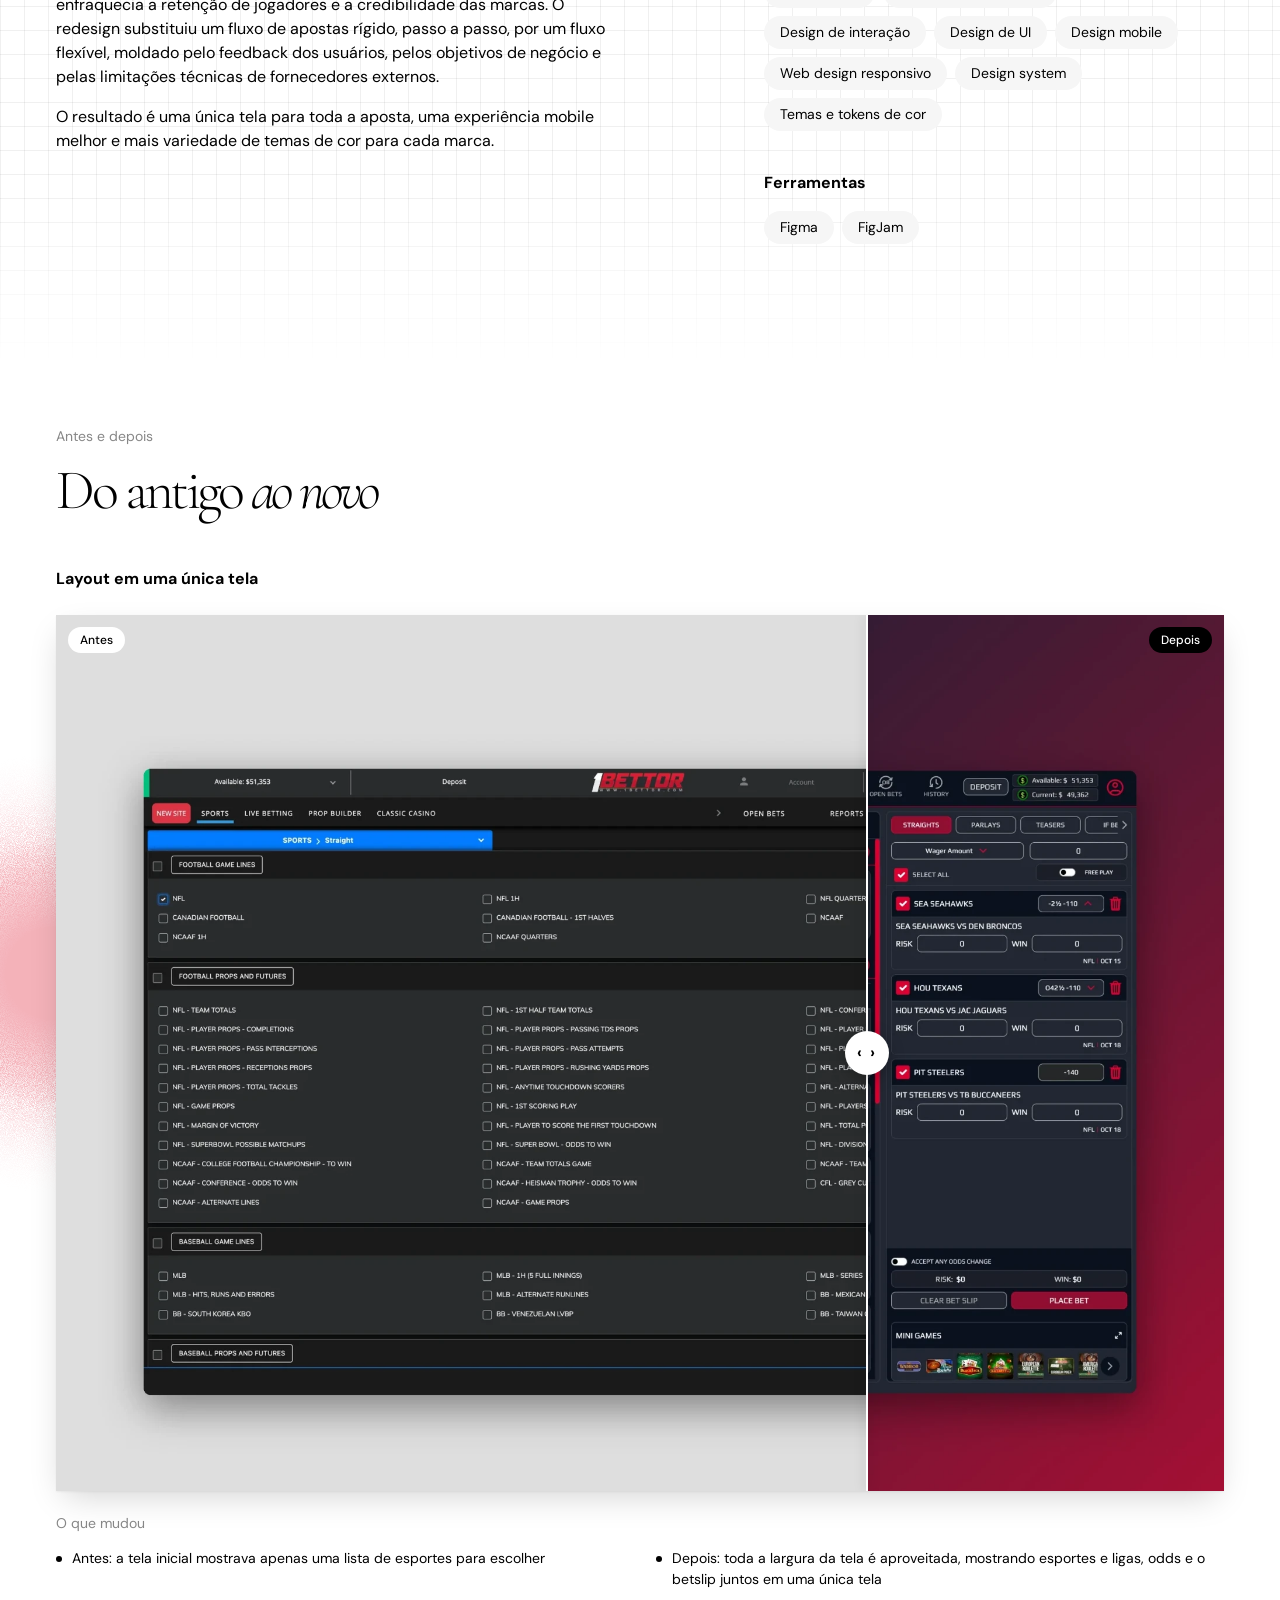
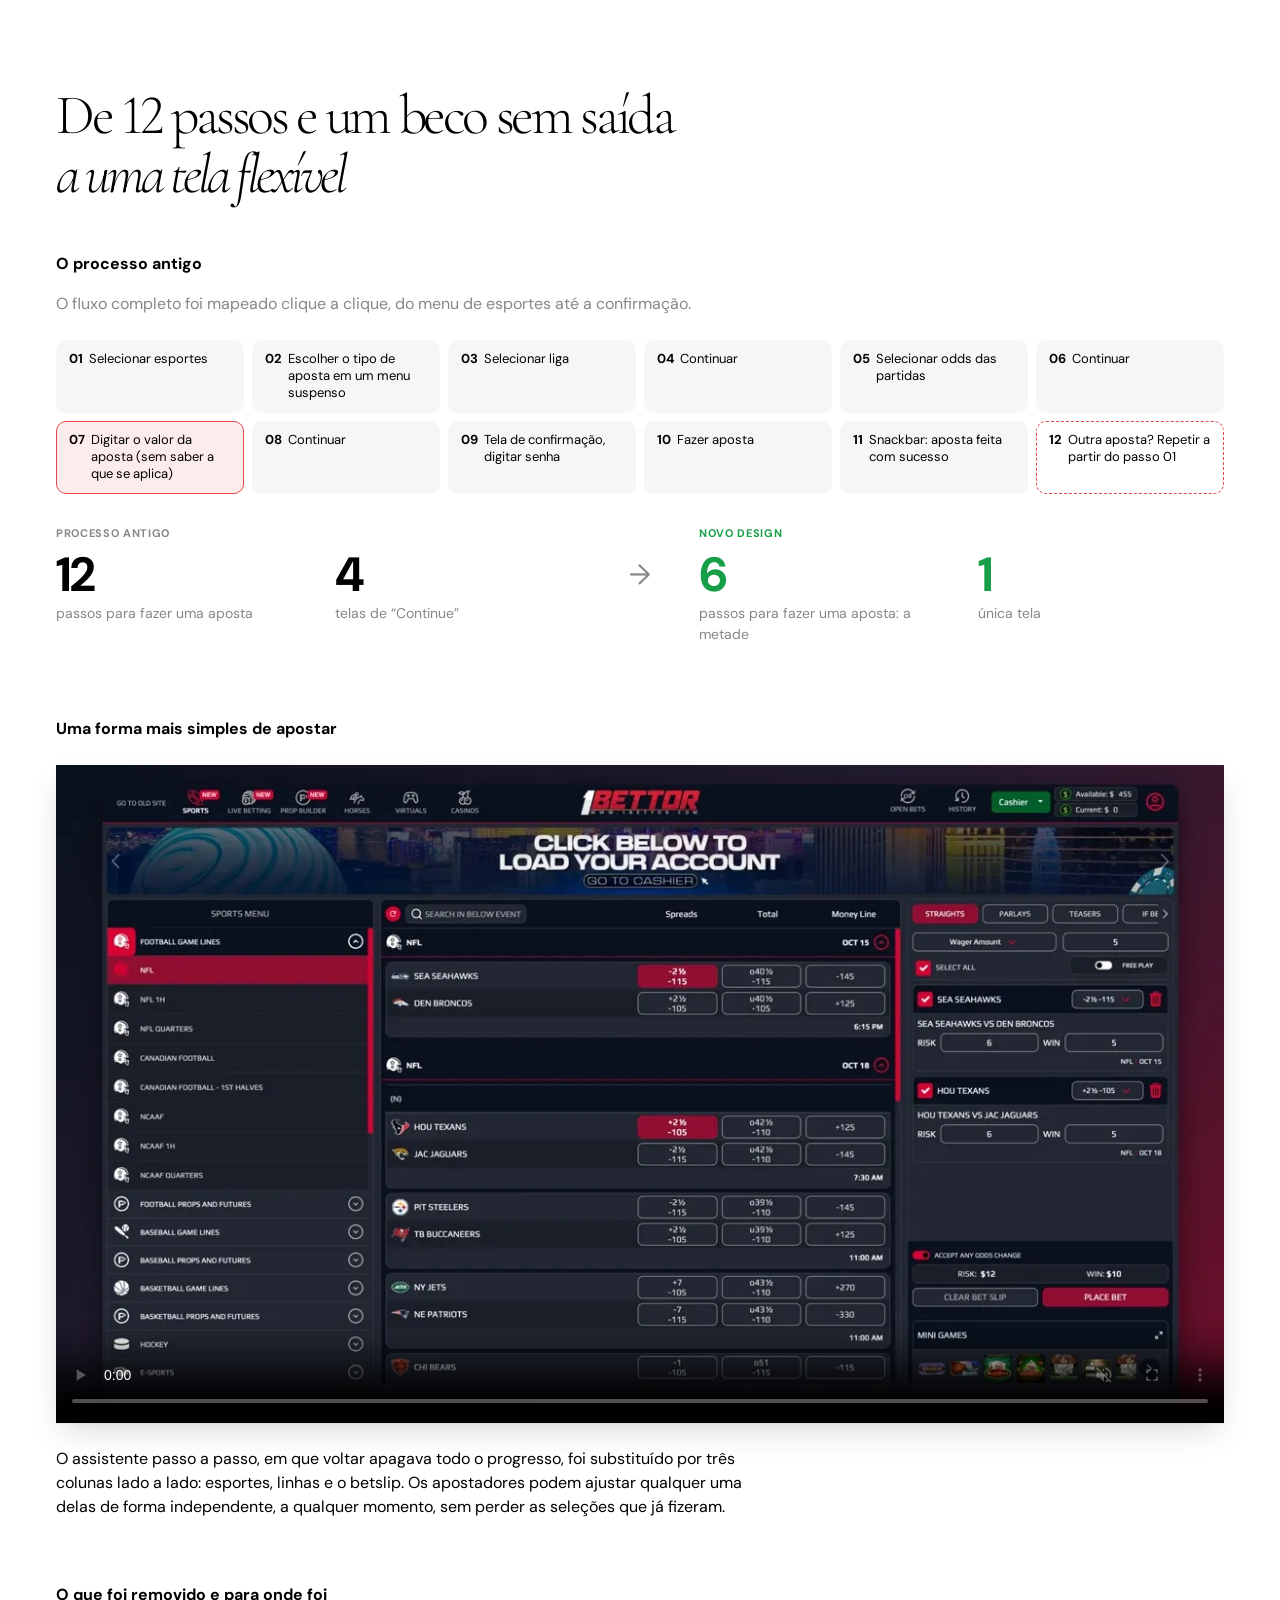
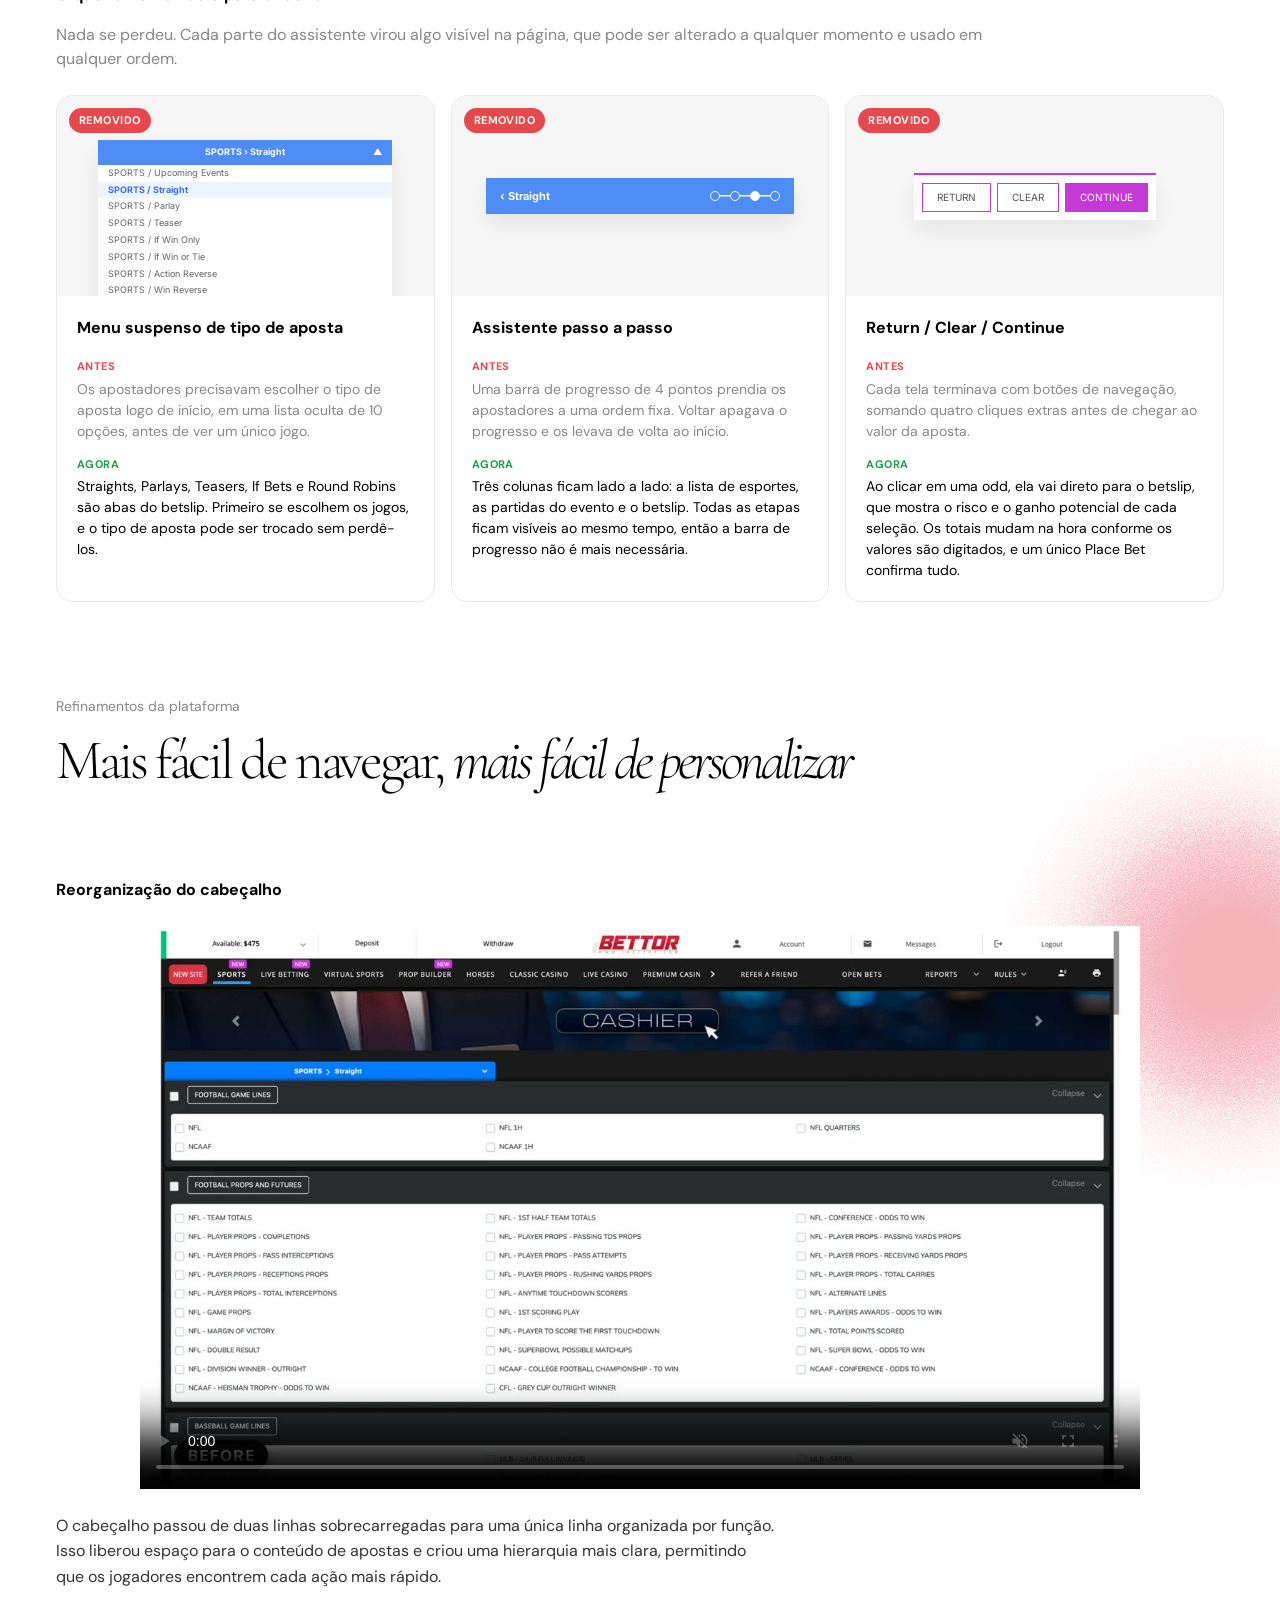
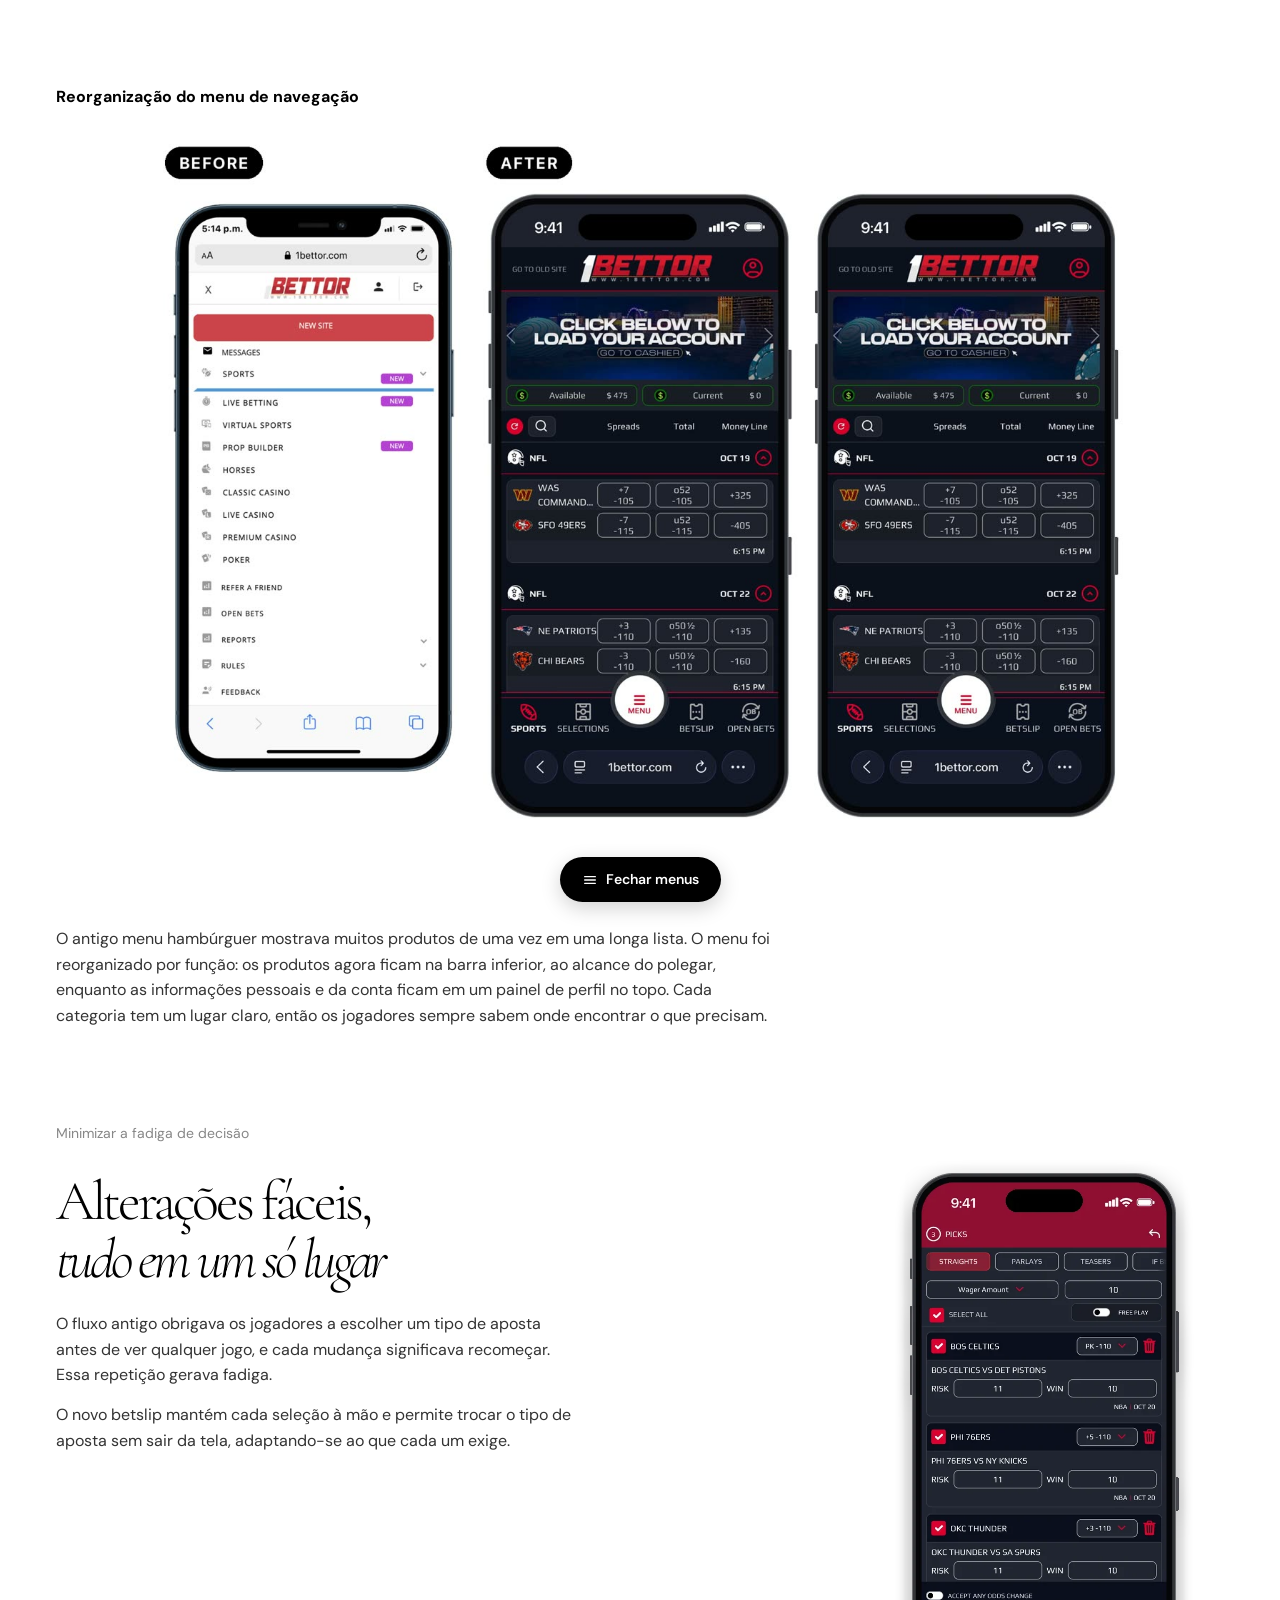
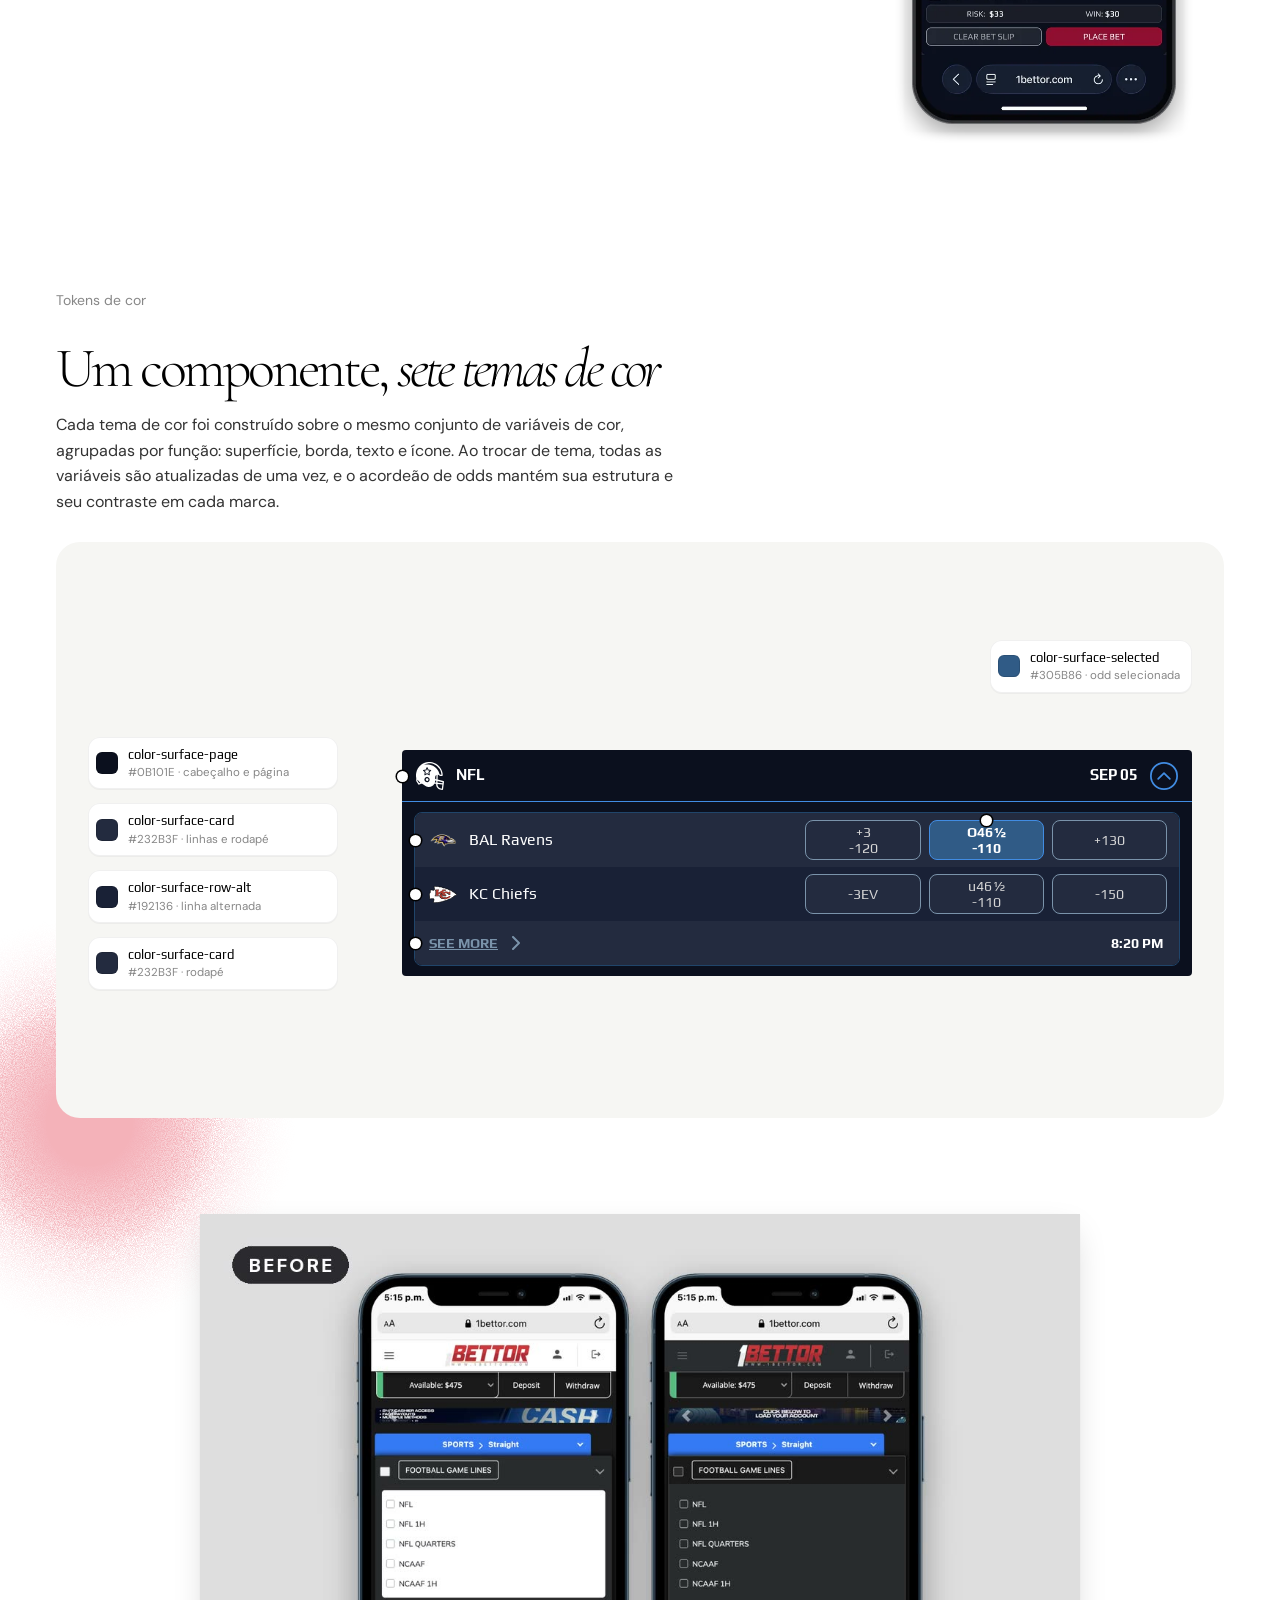
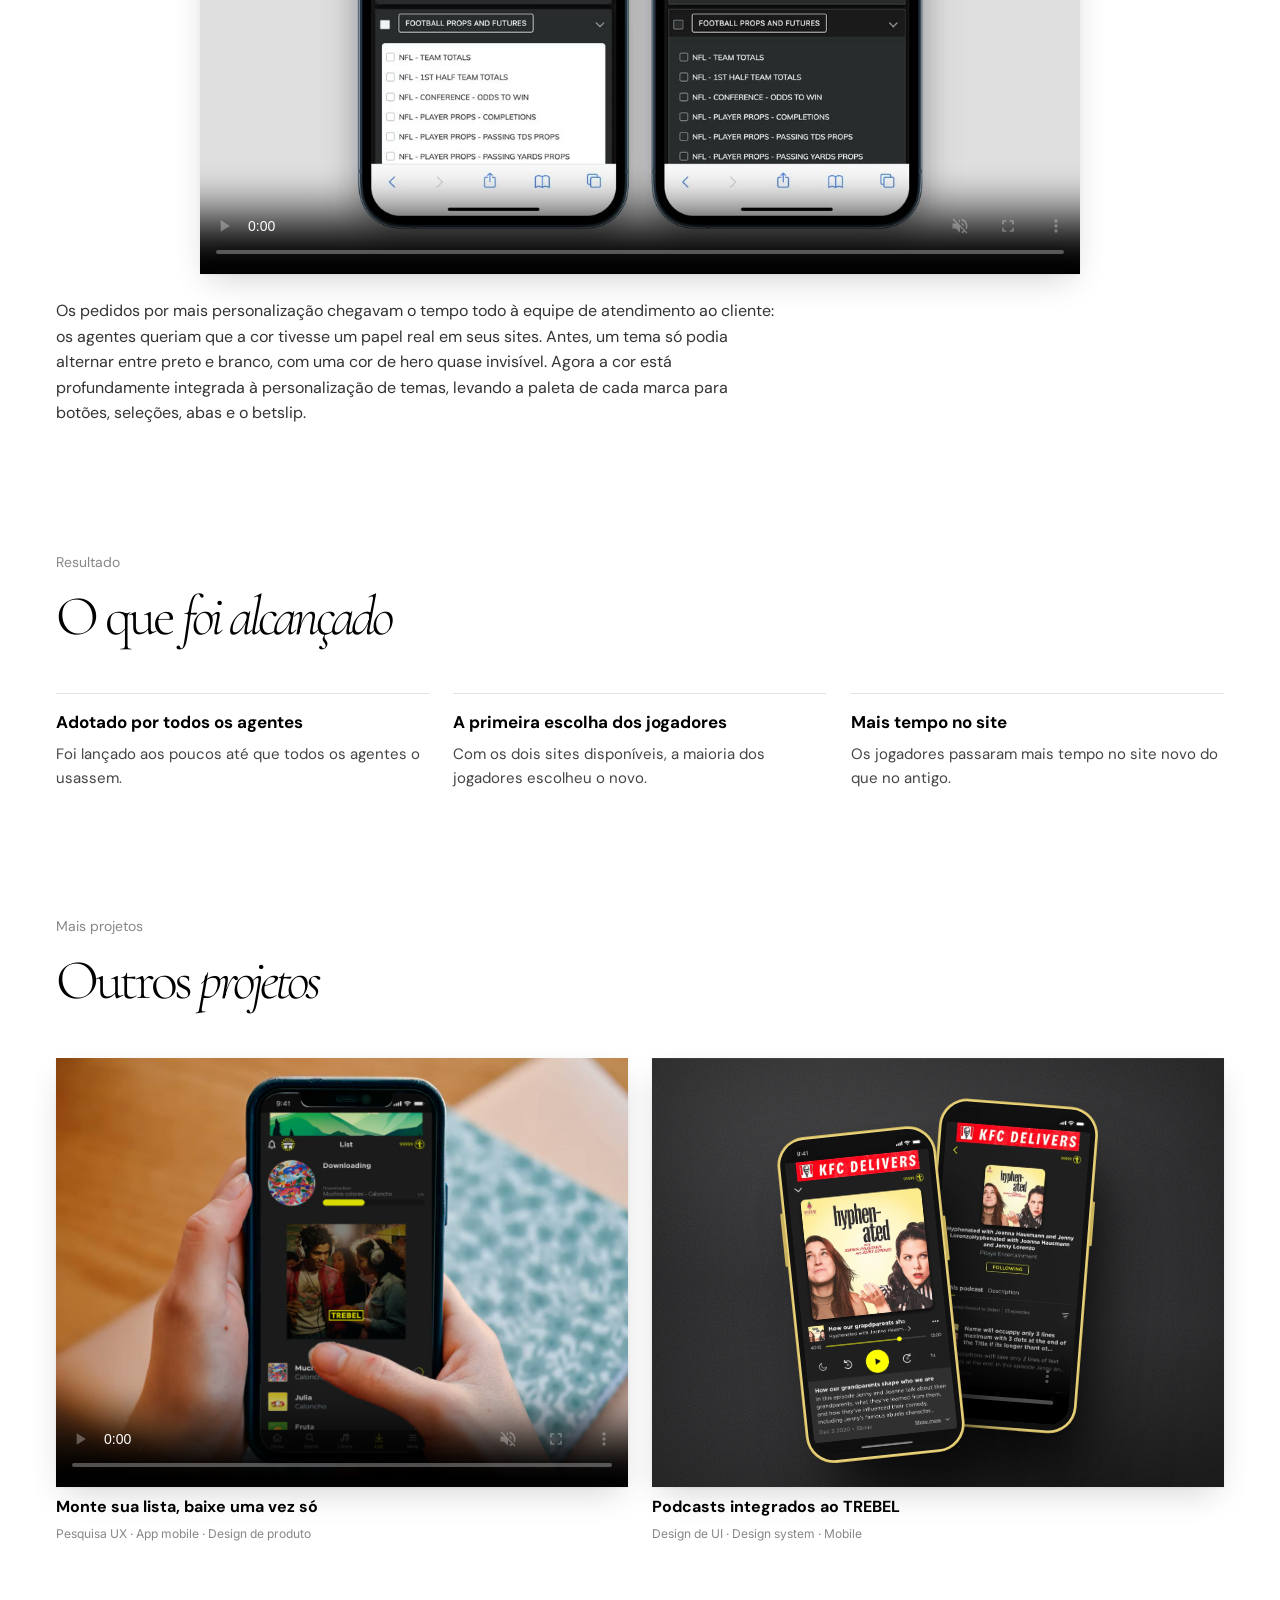
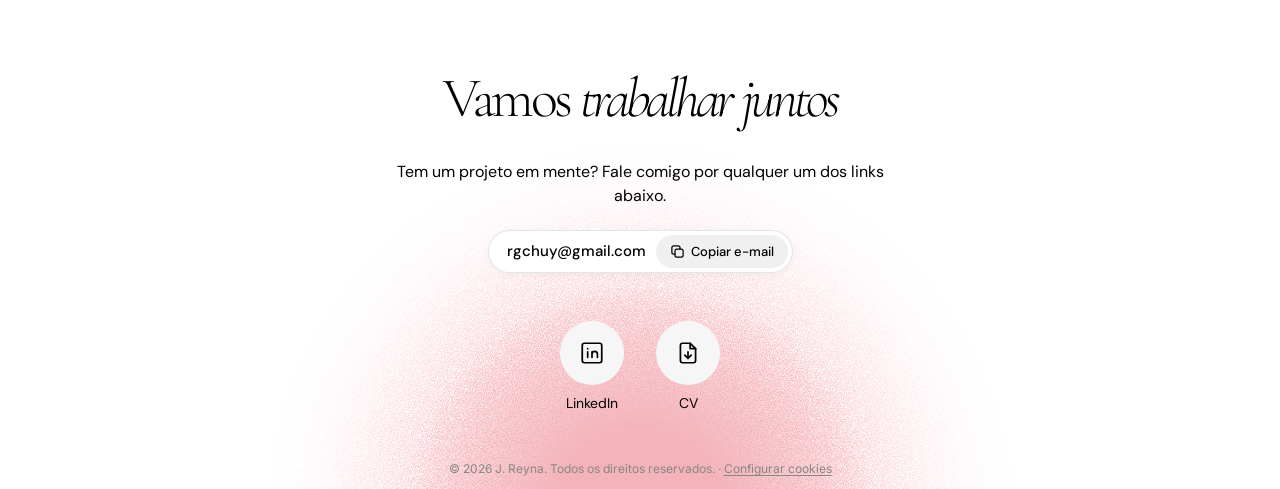
<file: pt/project-1.html>
<!doctype html>
<html lang="pt-BR">
<head>
  <meta charset="utf-8">
  <meta name="viewport" content="width=device-width, initial-scale=1">
  <title>Repensando a experiência de apostas — J. Reyna</title>
  <meta name="description" content="Um passo a passo de como as apostas foram redesenhadas para os jogadores de um sportsbook: o mapeamento do fluxo antigo, sua reconstrução em torno de uma única tela flexível e sua adaptação para mobile e para os temas de cor de cada marca.">
  <link rel="preconnect" href="https://fonts.googleapis.com">
  <link rel="preconnect" href="https://fonts.gstatic.com" crossorigin>
  <link href="https://fonts.googleapis.com/css2?family=Cormorant+Garamond:ital,wght@0,300;1,300&family=DM+Sans:wght@400;500;700&family=Inter:wght@400&family=Play:wght@400;700&display=swap" rel="stylesheet">
  <link rel="stylesheet" href="../styles.css?v=147">
</head>
<body class="has-orbs" style="--project-color: #e0243a;">

  <!-- Grainy gradient orbs in the project color (ref. Cornelius "Point" cover) -->
  <div class="orbs" aria-hidden="true">
    <span class="orb orb--1"></span>
    <span class="orb orb--2"></span>
    <span class="orb orb--3"></span>
    <span class="orb orb--4"></span>
  </div>

  <!-- ============ HEADER (fixed; becomes a floating bubble on scroll) ============ -->
  <header class="site-header" id="header">
    <div class="header-inner">
      <nav class="nav-left" aria-label="Principal">
        <a class="pill pill--soft" href="index.html#work">Projetos</a>
      </nav>

      <a class="wordmark" href="index.html" aria-label="J. Reyna — início">
        <span>J. Reyna</span>
        <span class="wordmark-sub">Portfólio</span>
      </a>

      <div class="nav-right">
        <nav class="lang-switch" aria-label="Idioma"><a href="../project-1.html" hreflang="en" lang="en">EN</a><a href="../es/project-1.html" hreflang="es" lang="es">ES</a><a href="../pt/project-1.html" hreflang="pt-BR" lang="pt-BR" aria-current="page">PT</a></nav>
        <span class="availability"><i class="dot" aria-hidden="true"></i><span class="availability-text">Disponível para projetos</span></span>
        <a class="pill pill--black" href="#contact">Contato</a>
      </div>
    </div>
  </header>

  <main id="top">

    <!-- ============ TITLE + SHORT DESCRIPTION ============ -->
    <section class="hero project-hero">
      <p class="eyebrow"><a href="index.html#work">← Todos os projetos</a></p>
      <h1 class="display">Repensando <em>a experiência de apostas</em></h1>
      <p class="lead">Um passo a passo de como as apostas foram redesenhadas para os jogadores de um sportsbook: o mapeamento do fluxo antigo, sua reconstrução em torno de uma única tela flexível e sua adaptação para mobile e para os temas de cor de cada marca.</p>
    </section>

    <!-- ============ PROJECT IMAGE (replace the span with an <img>) ============ -->
    <section class="project-image">
      <div class="thumb thumb--natural motion-shot"><img src="../images/project-1-bg.jpg" alt="Repensando a experiência de apostas — experiência de apostas no desktop e no celular"><svg class="shot-bg" viewBox="0 0 2000 1310" preserveAspectRatio="xMidYMid slice" aria-hidden="true"><defs><radialGradient id="p1h-g1"><stop offset="0" stop-color="#e0194a" stop-opacity=".55"/><stop offset="1" stop-color="#e0194a" stop-opacity="0"/></radialGradient><radialGradient id="p1h-g2"><stop offset="0" stop-color="#6a2bd1" stop-opacity=".45"/><stop offset="1" stop-color="#6a2bd1" stop-opacity="0"/></radialGradient><mask id="p1h-m"><rect width="2000" height="1310" fill="#fff"/><rect x="92" y="300" width="1250" height="735" rx="22" fill="#000"/><rect x="1390" y="142" width="492" height="1013" rx="84" fill="#000"/></mask></defs><g mask="url(#p1h-m)"><ellipse class="shot-glow shot-glow--1" cx="1560" cy="1205" rx="840" ry="550" fill="url(#p1h-g1)"/><ellipse class="shot-glow shot-glow--2" cx="360" cy="157" rx="760" ry="497" fill="url(#p1h-g2)"/></g></svg><span class="shot-layer shot-layer--desk" style="left:5.150%;top:24.046%;width:61.350%;height:54.198%;border-radius:1.63% / 2.82%;background-image:url('../images/project-1.webp');background-size:162.999% 184.507%;background-position:13.325% 52.500%;" aria-hidden="true"></span><span class="shot-layer shot-layer--phone" style="left:69.800%;top:11.603%;width:23.800%;height:75.802%;border-radius:16.39% / 7.85%;background-image:url('../images/project-1.webp');background-size:420.168% 131.923%;background-position:91.601% 47.950%;" aria-hidden="true"></span></div>
    </section>

    <!-- ============ STORY (left) + SERVICES & TOOLS (right) ============ -->
    <section class="section project-detail">
      <div class="story">
        <h2 class="display display--md">Em <em>resumo</em></h2>
        <div class="story-text">
          <p>A PayPerHead oferece um software de sportsbook que permite aos bookmakers gerenciar seus agentes e linhas de apostas, e manter um site de apostas com marca própria para os jogadores de cada agente.</p>
          <p>Os sites de apostas estavam desatualizados e eram difíceis de usar, o que enfraquecia a retenção de jogadores e a credibilidade das marcas. O redesign substituiu um fluxo de apostas rígido, passo a passo, por um fluxo flexível, moldado pelo feedback dos usuários, pelos objetivos de negócio e pelas limitações técnicas de fornecedores externos.</p>
          <p>O resultado é uma única tela para toda a aposta, uma experiência mobile melhor e mais variedade de temas de cor para cada marca.</p>
        </div>
      </div>
      <aside class="facts">
        <dl class="fact fact-meta">
          <div><dt>Cliente</dt><dd>PayPerHead</dd></div>
          <div><dt>Ano</dt><dd>2025</dd></div>
          <div class="fact-role"><dt>Função</dt><dd>Senior UX/UI Designer (único designer)</dd></div>
        </dl>
        <div class="fact">
          <h3>Serviços</h3>
          <ul class="tags"><li>Pesquisa UX</li><li>Testes de usabilidade</li><li>Design de interação</li><li>Design de UI</li><li>Design mobile</li><li>Web design responsivo</li><li>Design system</li><li>Temas e tokens de cor</li></ul>
        </div>
        <div class="fact">
          <h3>Ferramentas</h3>
          <ul class="tags"><li>Figma</li><li>FigJam</li></ul>
        </div>
      </aside>
    </section>

    <!-- ============ BEFORE / AFTER ============
         Desktop: Before · What changed · After per row.
         Mobile: one image + Before/After toggle; flips to After automatically the first time it scrolls into view. -->
    <section class="section" id="before-after">
      <div class="section-head">
        <p class="eyebrow">Antes e depois</p>
        <h2 class="display display--md">Do antigo <em>ao novo</em></h2>
      </div>
      <div class="compare-list">
        <!-- Single-screen layout: drag the line to compare old vs new -->
        <article class="slider-row">
          <h3>Layout em uma única tela</h3>
          <div class="slider-compare slider-compare--wide" data-slider style="--pos: 50%;">
            <img class="slider-img" data-src="../images/project-1-after-single-screen.webp" width="2000" height="1500" alt="Novo sportsbook da 1Bettor: menu de esportes, linhas dos jogos e betslip juntos em uma única tela">
            <div class="slider-before">
              <img class="slider-img" data-src="../images/project-1-before-single-screen.webp" width="2000" height="1500" alt="Sportsbook antigo da 1Bettor: lista de esportes com caixas de seleção e uma etapa de Continue antes de ver as linhas">
            </div>
            <span class="slider-label slider-label--before">Antes</span>
            <span class="slider-label slider-label--after">Depois</span>
            <div class="slider-handle" aria-hidden="true"><span class="slider-knob">‹ ›</span></div>
            <input class="slider-range" type="range" min="0" max="100" value="50" step="0.5" aria-label="Arraste para comparar o site antigo e o novo">
          </div>
          <div class="compare-notes">
            <p class="eyebrow">O que mudou</p>
            <ul><li>Antes: a tela inicial mostrava apenas uma lista de esportes para escolher</li><li>Depois: toda a largura da tela é aproveitada, mostrando esportes e ligas, odds e o betslip juntos em uma única tela</li></ul>
          </div>
        </article>
        <!-- Single-image highlight (no before/after) -->
        <article class="feature">
          <h2 class="display display--md feature-headline">De 12 passos e um beco&nbsp;sem&nbsp;saída<br> <em>a uma tela flexível</em></h2>

          <div class="process">
            <h3>O processo antigo</h3>
            <p class="process-sub">O fluxo completo foi mapeado clique a clique, do menu de esportes até a confirmação.</p>
            <ol class="process-steps">
              <li class="process-step"><span class="process-num">01</span><span>Selecionar esportes</span></li>
              <li class="process-step"><span class="process-num">02</span><span>Escolher o tipo de aposta em um menu suspenso</span></li>
              <li class="process-step"><span class="process-num">03</span><span>Selecionar liga</span></li>
              <li class="process-step"><span class="process-num">04</span><span>Continuar</span></li>
              <li class="process-step"><span class="process-num">05</span><span>Selecionar odds das partidas</span></li>
              <li class="process-step"><span class="process-num">06</span><span>Continuar</span></li>
              <li class="process-step process-step--pain"><span class="process-num">07</span><span>Digitar o valor da aposta (sem saber a que se aplica)</span></li>
              <li class="process-step"><span class="process-num">08</span><span>Continuar</span></li>
              <li class="process-step"><span class="process-num">09</span><span>Tela de confirmação, digitar senha</span></li>
              <li class="process-step"><span class="process-num">10</span><span>Fazer aposta</span></li>
              <li class="process-step"><span class="process-num">11</span><span>Snackbar: aposta feita com sucesso</span></li>
              <li class="process-step process-step--loop"><span class="process-num">12</span><span>Outra aposta? Repetir a partir do passo 01</span></li>
            </ol>
            <div class="process-stats">
              <div class="stat-group">
                <p class="stat-group-label">Processo antigo</p>
                <div class="stat-items">
                  <div><strong>12</strong><span>passos para fazer uma aposta</span></div>
                  <div><strong>4</strong><span>telas de “Continue”</span></div>
                </div>
              </div>
              <span class="stat-arrow" aria-hidden="true">→</span>
              <div class="stat-group stat-group--new">
                <p class="stat-group-label">Novo design</p>
                <div class="stat-items">
                  <div><strong>6</strong><span>passos para fazer uma aposta: a metade</span></div>
                  <div><strong>1</strong><span>única tela</span></div>
                </div>
              </div>
            </div>
          </div>

          <h3>Uma forma mais simples de apostar</h3>
          <figure class="feature-img thumb thumb--natural">
            <video src="../assets/1bettor-desktop-to-mobile-v3.mp4" poster="../assets/1bettor-desktop-to-mobile-poster.webp" data-play-in-view muted loop playsinline preload="auto" aria-label="Novo layout desktop da 1Bettor: as colunas de menu de esportes, linhas dos jogos e betslip viram as abas Sports, Selections e Betslip do rodapé mobile, onde um ícone de capacete sobe para mostrar cada nova seleção"></video>
          </figure>
          <p class="feature-text">O assistente passo a passo, em que voltar apagava todo o progresso, foi substituído por três colunas lado a lado: esportes, linhas e o betslip. Os apostadores podem ajustar qualquer uma delas de forma independente, a qualquer momento, sem perder as seleções que já fizeram.</p>

          <!-- What was removed: desktop = 3 cards; mobile = stacked deck to swipe or tap through -->
          <div class="removed">
            <h3>O que foi removido e para onde foi</h3>
            <p class="process-sub">Nada se perdeu. Cada parte do assistente virou algo visível na página, que pode ser alterado a qualquer momento e usado em qualquer ordem.</p>
            <div class="removed-deck" data-deck>
              <div class="removed-list">
                <article class="removed-card">
                  <div class="removed-visual">
                    <span class="removed-badge">Removido</span>
                    <div class="old-ui old-dropdown" aria-hidden="true">
                      <div class="old-dropdown-head">SPORTS › Straight <span>▲</span></div>
                      <ul><li>SPORTS / Upcoming Events</li><li class="is-on">SPORTS / Straight</li><li>SPORTS / Parlay</li><li>SPORTS / Teaser</li><li>SPORTS / If Win Only</li><li>SPORTS / If Win or Tie</li><li>SPORTS / Action Reverse</li><li>SPORTS / Win Reverse</li><li>SPORTS / Round Robin</li><li>SPORTS / Compact RR</li></ul>
                    </div>
                  </div>
                  <div class="removed-body">
                    <h4>Menu suspenso de tipo de aposta</h4>
                    <p class="removed-tag removed-tag--before">Antes</p>
                    <p>Os apostadores precisavam escolher o tipo de aposta logo de início, em uma lista oculta de 10 opções, antes de ver um único jogo.</p>
                    <p class="removed-tag removed-tag--now">Agora</p>
                    <p>Straights, Parlays, Teasers, If Bets e Round Robins são abas do betslip. Primeiro se escolhem os jogos, e o tipo de aposta pode ser trocado sem perdê-los.</p>
                  </div>
                </article>
                <article class="removed-card">
                  <div class="removed-visual">
                    <span class="removed-badge">Removido</span>
                    <div class="old-ui old-wizard" aria-hidden="true">
                      <div class="old-wizard-bar"><span>‹ Straight</span><span class="old-dots"><i></i><i></i><i class="is-on"></i><i></i></span></div>
                    </div>
                  </div>
                  <div class="removed-body">
                    <h4>Assistente passo a passo</h4>
                    <p class="removed-tag removed-tag--before">Antes</p>
                    <p>Uma barra de progresso de 4 pontos prendia os apostadores a uma ordem fixa. Voltar apagava o progresso e os levava de volta ao início.</p>
                    <p class="removed-tag removed-tag--now">Agora</p>
                    <p>Três colunas ficam lado a lado: a lista de esportes, as partidas do evento e o betslip. Todas as etapas ficam visíveis ao mesmo tempo, então a barra de progresso não é mais necessária.</p>
                  </div>
                </article>
                <article class="removed-card">
                  <div class="removed-visual">
                    <span class="removed-badge">Removido</span>
                    <div class="old-ui old-buttons" aria-hidden="true">
                      <span>Return</span><span>Clear</span><span class="is-on">Continue</span>
                    </div>
                  </div>
                  <div class="removed-body">
                    <h4>Return / Clear / Continue</h4>
                    <p class="removed-tag removed-tag--before">Antes</p>
                    <p>Cada tela terminava com botões de navegação, somando quatro cliques extras antes de chegar ao valor da aposta.</p>
                    <p class="removed-tag removed-tag--now">Agora</p>
                    <p>Ao clicar em uma odd, ela vai direto para o betslip, que mostra o risco e o ganho potencial de cada seleção. Os totais mudam na hora conforme os valores são digitados, e um único Place Bet confirma tudo.</p>
                  </div>
                </article>
              </div>
              <div class="removed-controls">
                <button type="button" data-deck-prev aria-label="Card anterior">←</button>
                <span class="removed-count" data-deck-count>1 / 3</span>
                <button type="button" data-deck-next aria-label="Próximo card">→</button>
              </div>
            </div>
          </div>
        </article>

        <!-- Platform refinements: navigation (players) and branding (agents) -->
        <div class="subsection-head">
          <p class="eyebrow">Refinamentos da plataforma</p>
          <h3 class="display display--md">Mais fácil de navegar, <em>mais fácil de personalizar</em></h3>
        </div>

        <!-- Desktop header: before/after video -->
        <article class="slider-row">
          <h3>Reorganização do cabeçalho</h3>
          <figure class="theme-video theme-video--wide">
            <video src="../assets/1bettor-header-zoom.mp4?v=2" poster="../assets/1bettor-header-zoom-poster.jpg?v=2" width="1920" height="1080" data-play-in-view muted loop playsinline preload="metadata" aria-label="Antes e depois do cabeçalho desktop da 1Bettor: o cabeçalho antigo de duas linhas com caixa, links da conta e produtos espalhados, e depois o novo cabeçalho de uma linha com os produtos à esquerda; Open bets, History, Cashier e o saldo à direita, e um ícone de perfil"></video>
          </figure>
          <p class="row-text">O cabeçalho passou de duas linhas sobrecarregadas para uma única linha organizada por função. Isso liberou espaço para o conteúdo de apostas e criou uma hierarquia mais clara, permitindo que os jogadores encontrem cada ação mais rápido.</p>
        </article>

        <!-- Navigation menu: before/after videos; opens once in view, then the button toggles open/close -->
        <article class="slider-row menu-row">
          <h3>Reorganização do menu de navegação</h3>
          <figure class="menu-stage" data-menu-toggle>
            <div class="menu-videos">
              <video class="menu-video menu-video--open is-active" src="../assets/1bettor-menus-open.mp4" poster="../assets/1bettor-menus-poster.jpg" width="1960" height="1380" muted playsinline preload="auto" aria-label="Antes: o antigo menu hambúrguer da 1Bettor como uma longa lista. Depois: o botão Menu da barra inferior abre a grade de produtos, e o ícone de perfil abre o painel do usuário no topo com caixa de entrada, configurações, regras, relatórios e sair"></video>
              <video class="menu-video menu-video--close" src="../assets/1bettor-menus-close.mp4" width="1960" height="1380" muted playsinline preload="auto" aria-hidden="true"></video>
            </div>
            <button class="menu-toggle" type="button" aria-pressed="false">
              <svg viewBox="0 0 24 24" fill="none" stroke="currentColor" stroke-width="2" stroke-linecap="round" aria-hidden="true"><path d="M4 7h16M4 12h16M4 17h16"/></svg>
              <span>Abrir menus</span>
            </button>
          </figure>
          <p class="row-text">O antigo menu hambúrguer mostrava muitos produtos de uma vez em uma longa lista. O menu foi reorganizado por função: os produtos agora ficam na barra inferior, ao alcance do polegar, enquanto as informações pessoais e da conta ficam em um painel de perfil no topo. Cada categoria tem um lugar claro, então os jogadores sempre sabem onde encontrar o que precisam.</p>
        </article>

        <!-- Decision fatigue: interactive betslip (auto-demo until the visitor interacts) -->
        <article class="fatigue">
          <div class="fatigue-copy">
            <p class="eyebrow">Minimizar a fadiga de decisão</p>
            <h3 class="display display--md">Alterações fáceis,<br class="br-desktop"> <em>tudo em um só lugar</em></h3>
            <p>O fluxo antigo obrigava os jogadores a escolher um tipo de aposta antes de ver qualquer jogo, e cada mudança significava recomeçar. Essa repetição gerava fadiga.</p>
            <p>O novo betslip mantém cada seleção à mão e permite trocar o tipo de aposta sem sair da tela, adaptando-se ao que cada um exige.</p>
                      </div>

          <figure class="fatigue-shot">
            <img src="../assets/1bettor-bet-types-phone.webp?v=2" width="676" height="1216" alt="Betslip da 1Bettor em um celular alternando entre tipos de aposta enquanto as seleções continuam na tela" loading="lazy">
          </figure>
        </article>

        <!-- Color tokens: the odds accordion annotated with its color variables; plays on its own, visitor can switch skin and token type -->
        <article class="tk" data-tokens>
          <div class="tk-copy">
            <p class="eyebrow">Tokens de cor</p>
            <h3 class="display display--md">Um componente, <em>sete temas de cor</em></h3>
            <p>Cada tema de cor foi construído sobre o mesmo conjunto de variáveis de cor, agrupadas por função: superfície, borda, texto e ícone. Ao trocar de tema, todas as variáveis são atualizadas de uma vez, e o acordeão de odds mantém sua estrutura e seu contraste em cada marca.</p>
          </div>

          <div class="tk-stage">
            <div class="tk-controls" aria-label="Tema de cor e tipo de token">
              <div class="tk-skins" role="group" aria-label="Tema de cor">
                <button type="button" data-skin="ocean" aria-pressed="true"><i style="--sw:#418CE2"></i>Ocean Blue</button>
                <button type="button" data-skin="red" aria-pressed="false"><i style="--sw:#C92A38"></i>Dark Red</button>
                <button type="button" data-skin="forest" aria-pressed="false"><i style="--sw:#97C15C"></i>Forest</button>
                <button type="button" data-skin="gold" aria-pressed="false"><i style="--sw:#BAAC71"></i>Gold</button>
                <button type="button" data-skin="autumn" aria-pressed="false"><i style="--sw:#F19D38"></i>Autumn</button>
                <button type="button" data-skin="sapphire" aria-pressed="false"><i style="--sw:#041441"></i>Sapphire</button>
                <button type="button" data-skin="sky" aria-pressed="false"><i style="--sw:#DEE1E7"></i>Blue Sky</button>
              </div>
              <div class="tk-cats" role="group" aria-label="Tipo de token">
                <button type="button" data-cat="surface" aria-pressed="true">Superfície</button>
                <button type="button" data-cat="border" aria-pressed="false">Borda</button>
                <button type="button" data-cat="text" aria-pressed="false">Texto</button>
                <button type="button" data-cat="icon" aria-pressed="false">Ícone</button>
              </div>
            </div>

            <div class="tk-board">
              <div class="tk-notes tk-notes--top"></div>
              <div class="tk-notes tk-notes--left"></div>
              <div class="tk-acc-wrap">
                <div class="tk-acc" data-tk-acc role="img" aria-label="Acordeão de odds de um jogo da NFL, Baltimore Ravens contra Kansas City Chiefs, com o total over selecionado">
                  <div class="tk-head" data-t="head">
                    <span class="tk-ico tk-ico--league" data-t="league-icon"></span>
                    <b data-t="league">NFL</b>
                    <span class="tk-spacer"></span>
                    <b>SEP 05</b>
                    <span class="tk-ico tk-ico--collapse" data-t="collapse"></span>
                  </div>
                  <div class="tk-body">
                    <div class="tk-card" data-t="card">
                      <div class="tk-row" data-t="row">
                        <span class="tk-logo"><img src="../images/tokens/ravens.png" width="144" height="88" alt=""></span>
                        <span class="tk-team">BAL Ravens</span>
                        <span class="tk-odds"><span class="tk-odd" data-t="odd">+3<br>-120</span><span class="tk-odd tk-odd--sel" data-t="selected">O46½<br>-110</span><span class="tk-odd">+130</span></span>
                      </div>
                      <div class="tk-row tk-row--alt" data-t="row-alt">
                        <span class="tk-logo"><img src="../images/tokens/chiefs.svg" width="48" height="29" alt=""></span>
                        <span class="tk-team">KC Chiefs</span>
                        <span class="tk-odds"><span class="tk-odd">-3EV</span><span class="tk-odd" data-t="odd-2">u46½<br>-110</span><span class="tk-odd">-150</span></span>
                      </div>
                      <div class="tk-foot" data-t="footer">
                        <span class="tk-more"><span data-t="see-more">SEE MORE</span><span class="tk-ico tk-ico--chev" data-t="arrow"></span></span>
                        <b>8:20 PM</b>
                      </div>
                    </div>
                  </div>
                </div>
              </div>
              <div class="tk-notes tk-notes--bottom"></div>
              <svg class="tk-lines" aria-hidden="true"></svg>
            </div>

            <!-- Callouts per token type: data-target is the element the line points to, data-side where the callout sits on wide screens -->
            <ol class="tk-src" hidden>
              <li data-cat="surface" data-token="surface-page" data-target="head" data-side="left" data-ax="0" data-ay=".5"><code>color-surface-page</code><span>cabeçalho e página</span></li>
              <li data-cat="surface" data-token="surface-card" data-target="row" data-side="left" data-ax="0" data-ay=".5"><code>color-surface-card</code><span>linhas e rodapé</span></li>
              <li data-cat="surface" data-token="surface-row-alt" data-target="row-alt" data-side="left" data-ax="0" data-ay=".5"><code>color-surface-row-alt</code><span>linha alternada</span></li>
              <li data-cat="surface" data-token="surface-card" data-target="footer" data-side="left" data-ax="0" data-ay=".5"><code>color-surface-card</code><span>rodapé</span></li>
              <li data-cat="surface" data-token="surface-selected" data-target="selected" data-side="top" data-ax=".5" data-ay="0"><code>color-surface-selected</code><span>odd selecionada</span></li>
              <li data-cat="border" data-token="border-accent" data-target="head" data-side="left" data-ax="0" data-ay="1"><code>color-border-accent</code><span>linha do cabeçalho</span></li>
              <li data-cat="border" data-token="border-card" data-target="card" data-side="left" data-ax="0" data-ay=".85"><code>color-border-card</code><span>contorno do card</span></li>
              <li data-cat="border" data-token="border-odds" data-target="odd" data-side="top" data-ax=".5" data-ay="0"><code>color-border-odds</code><span>contorno da odd</span></li>
              <li data-cat="border" data-token="border-accent" data-target="selected" data-side="top" data-ax=".5" data-ay="0"><code>color-border-accent</code><span>contorno selecionado</span></li>
              <li data-cat="text" data-token="text-primary" data-target="league" data-side="top" data-ax=".5" data-ay="0"><code>color-text-primary</code><span>liga, data, times, horário</span></li>
              <li data-cat="text" data-token="text-selected" data-target="selected" data-side="top" data-ax=".5" data-ay="0"><code>color-text-selected</code><span>odd selecionada</span></li>
              <li data-cat="text" data-token="text-action" data-target="see-more" data-side="bottom" data-ax=".5" data-ay="1"><code>color-text-action</code><span>link “see more”</span></li>
              <li data-cat="text" data-token="text-odds" data-target="odd-2" data-side="bottom" data-ax=".5" data-ay="1"><code>color-text-odds</code><span>texto da odd</span></li>
              <li data-cat="icon" data-token="icon-primary" data-target="league-icon" data-side="left" data-ax="0" data-ay=".5"><code>color-icon-primary</code><span>ícone da liga</span></li>
              <li data-cat="icon" data-token="border-accent" data-target="collapse" data-side="top" data-ax=".5" data-ay="0"><code>color-border-accent</code><span>seta de recolher</span></li>
              <li data-cat="icon" data-token="icon-action" data-target="arrow" data-side="bottom" data-ax=".5" data-ay="1"><code>color-icon-action</code><span>seta do “see more”</span></li>
            </ol>
          </div>
        </article>

        <!-- Real color theme personalization: video + short story -->
        <article class="slider-row">
          <figure class="theme-video">
            <video src="../assets/1bettor-themes-before-after.mp4?v=2" poster="../assets/1bettor-themes-before-after-poster.jpg?v=2" width="1200" height="900" data-play-in-view muted loop playsinline preload="metadata" aria-label="Antes e depois do site mobile da 1Bettor: o tema escuro antigo com um conjunto limitado de cores para o hero, e depois o novo site levando a paleta de cada marca por meio de temas de cor personalizados"></video>
          </figure>
          <p class="row-text">Os pedidos por mais personalização chegavam o tempo todo à equipe de atendimento ao cliente: os agentes queriam que a cor tivesse um papel real em seus sites. Antes, um tema só podia alternar entre preto e branco, com uma cor de hero quase invisível. Agora a cor está profundamente integrada à personalização de temas, levando a paleta de cada marca para botões, seleções, abas e o betslip.</p>

        </article>


      </div>
    </section>

    <!-- ============ OUTCOME: BENEFITS ============ -->
    <section class="section outcome" id="outcome">
      <div class="section-head">
        <p class="eyebrow">Resultado</p>
        <h2 class="display display--md">O que <em>foi alcançado</em></h2>
      </div>
      <ul class="outcome-points">
        <li><b>Adotado por todos os agentes</b><span>Foi lançado aos poucos até que todos os agentes o usassem.</span></li>
        <li><b>A primeira escolha dos jogadores</b><span>Com os dois sites disponíveis, a maioria dos jogadores escolheu o novo.</span></li>
        <li><b>Mais tempo no site</b><span>Os jogadores passaram mais tempo no site novo do que no antigo.</span></li>
      </ul>
    </section>

    <!-- ============ MORE PROJECTS ============ -->
    <section class="section" id="more">
      <div class="section-head">
        <p class="eyebrow">Mais projetos</p>
        <h2 class="display display--md">Outros <em>projetos</em></h2>
      </div>
      <div class="more-grid">
        <a class="more-card" href="project-2.html">
          <span class="thumb thumb--more"><video src="../assets/trebel-download-two-songs.mp4" poster="../assets/trebel-download-two-songs-poster.jpg" width="1280" height="960" data-play-in-view muted loop playsinline preload="metadata" aria-label="Monte sua lista, baixe uma vez só — mãos segurando um iPhone enquanto o TREBEL baixa duas músicas de uma fila de 8, com um anúncio exibido durante o download"></video></span>
          <span class="more-title">Monte sua lista, baixe uma vez só</span>
          <span class="meta">Pesquisa UX · App mobile · Design de produto</span>
        </a>
        <a class="more-card" href="project-3.html">
          <span class="thumb thumb--more thumb--scene"><span class="rubber-scene rubber-scene--thumb">
              <span class="iphone"><span class="iphone__screen">
                <span class="iphone__notch"></span>
                <img src="../images/podcast-screens/7-player-indicator.webp?v=2" width="750" height="1624" alt="Player de podcasts em um celular" loading="lazy">
              </span></span>
              <span class="iphone"><span class="iphone__screen">
                <span class="iphone__notch"></span>
                <video src="../assets/trebel-podcast-show-scroll.mp4?v=3" poster="../assets/trebel-podcast-show-scroll-poster.jpg?v=3" width="750" height="1624" data-play-in-view muted loop playsinline preload="metadata" aria-label="Página de um programa de podcast rolando pelos episódios"></video>
              </span></span>
            </span></span>
          <span class="more-title">Podcasts integrados ao TREBEL</span>
          <span class="meta">Design de UI · Design system · Mobile</span>
        </a>
      </div>
    </section>
  </main>

  <!-- ============ FOOTER / CONTACT ============ -->
  <footer class="footer" id="contact">
    <span class="orb orb--footer" aria-hidden="true"></span>
    <h2 class="display display--md">Vamos <em>trabalhar juntos</em></h2>
    <p class="lead lead--center">Tem um projeto em mente? Fale comigo por qualquer um dos links abaixo.</p>

    <div class="email-pill">
      <span class="email-pill__addr">rgchuy@gmail.com</span>
      <button type="button" class="email-pill__btn" data-copy-email="rgchuy@gmail.com" aria-label="Copiar o endereço de e-mail rgchuy@gmail.com">
        <svg viewBox="0 0 24 24" fill="none" stroke="currentColor" stroke-width="2" stroke-linecap="round" stroke-linejoin="round" aria-hidden="true"><rect x="8" y="8" width="13" height="13" rx="3"/><path d="M16 8V6a3 3 0 0 0-3-3H6a3 3 0 0 0-3 3v7a3 3 0 0 0 3 3h2"/></svg>
        <span class="email-pill__label">Copiar e-mail</span>
      </button>
    </div>

    <ul class="contact-icons">
      <li>
        <a class="icon-btn" href="https://www.linkedin.com/in/jesus-reyna-gonzalez-114232109/" target="_blank" rel="noopener" aria-label="LinkedIn">
          <svg viewBox="0 0 24 24" fill="none" stroke="currentColor" stroke-width="1.6" stroke-linecap="round" stroke-linejoin="round"><rect x="3" y="3" width="18" height="18" rx="2"/><path d="M8 11v5M8 8v.01M12 16v-5M12 13a2.5 2.5 0 0 1 5 0v3"/></svg>
        </a>
        <span>LinkedIn</span>
      </li>
      <li>
        <a class="icon-btn" href="../Jesus-Reyna-Senior-UX-UI-Product-Designer-CV-PT.pdf" download aria-label="Baixar currículo (PDF)">
          <svg viewBox="0 0 24 24" fill="none" stroke="currentColor" stroke-width="1.6" stroke-linecap="round" stroke-linejoin="round"><path d="M14 3H7a2 2 0 0 0-2 2v14a2 2 0 0 0 2 2h10a2 2 0 0 0 2-2V8z"/><path d="M14 3v5h5M12 11v6M9 14l3 3 3-3"/></svg>
        </a>
        <span>CV</span>
      </li>
    </ul>

    <p class="meta">© <span id="year">2026</span> J. Reyna. Todos os direitos reservados.</p>
  </footer>

  <script src="../script.js?v=38"></script>
</body>
</html>
</file>
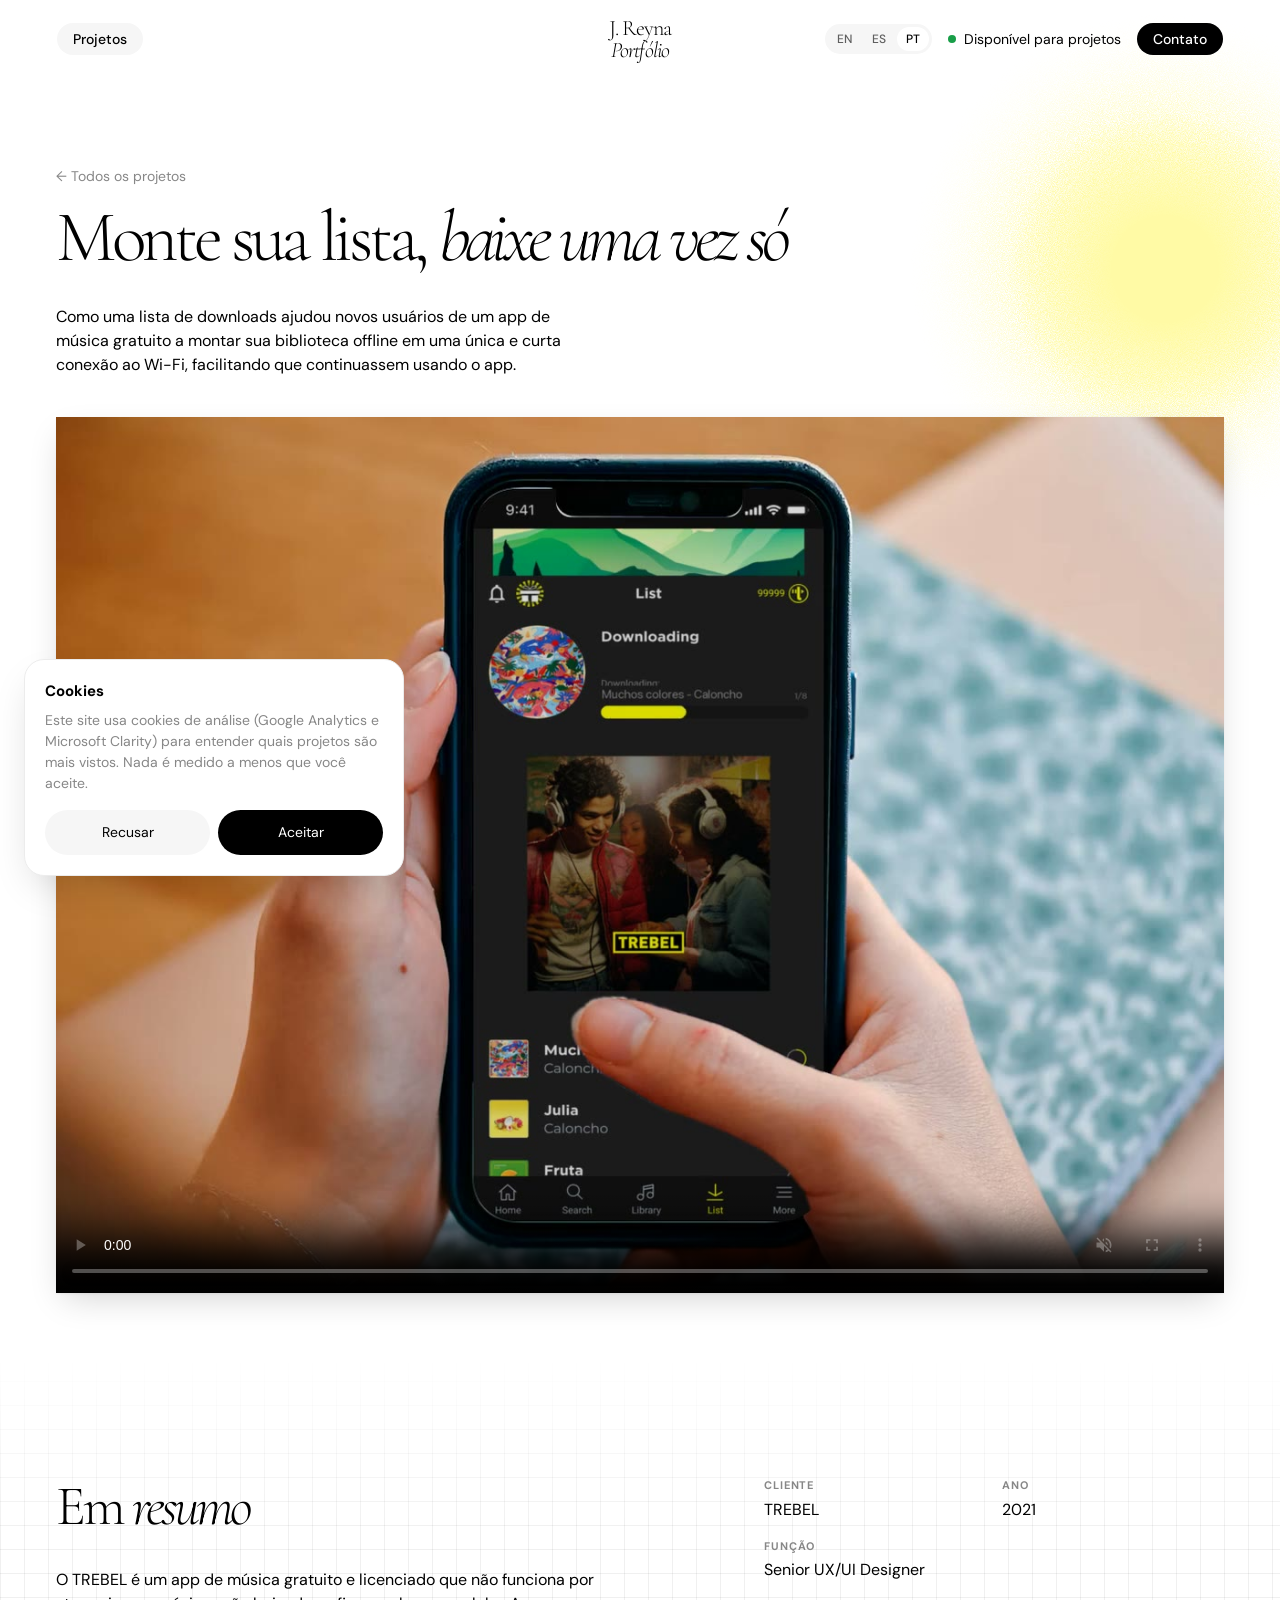
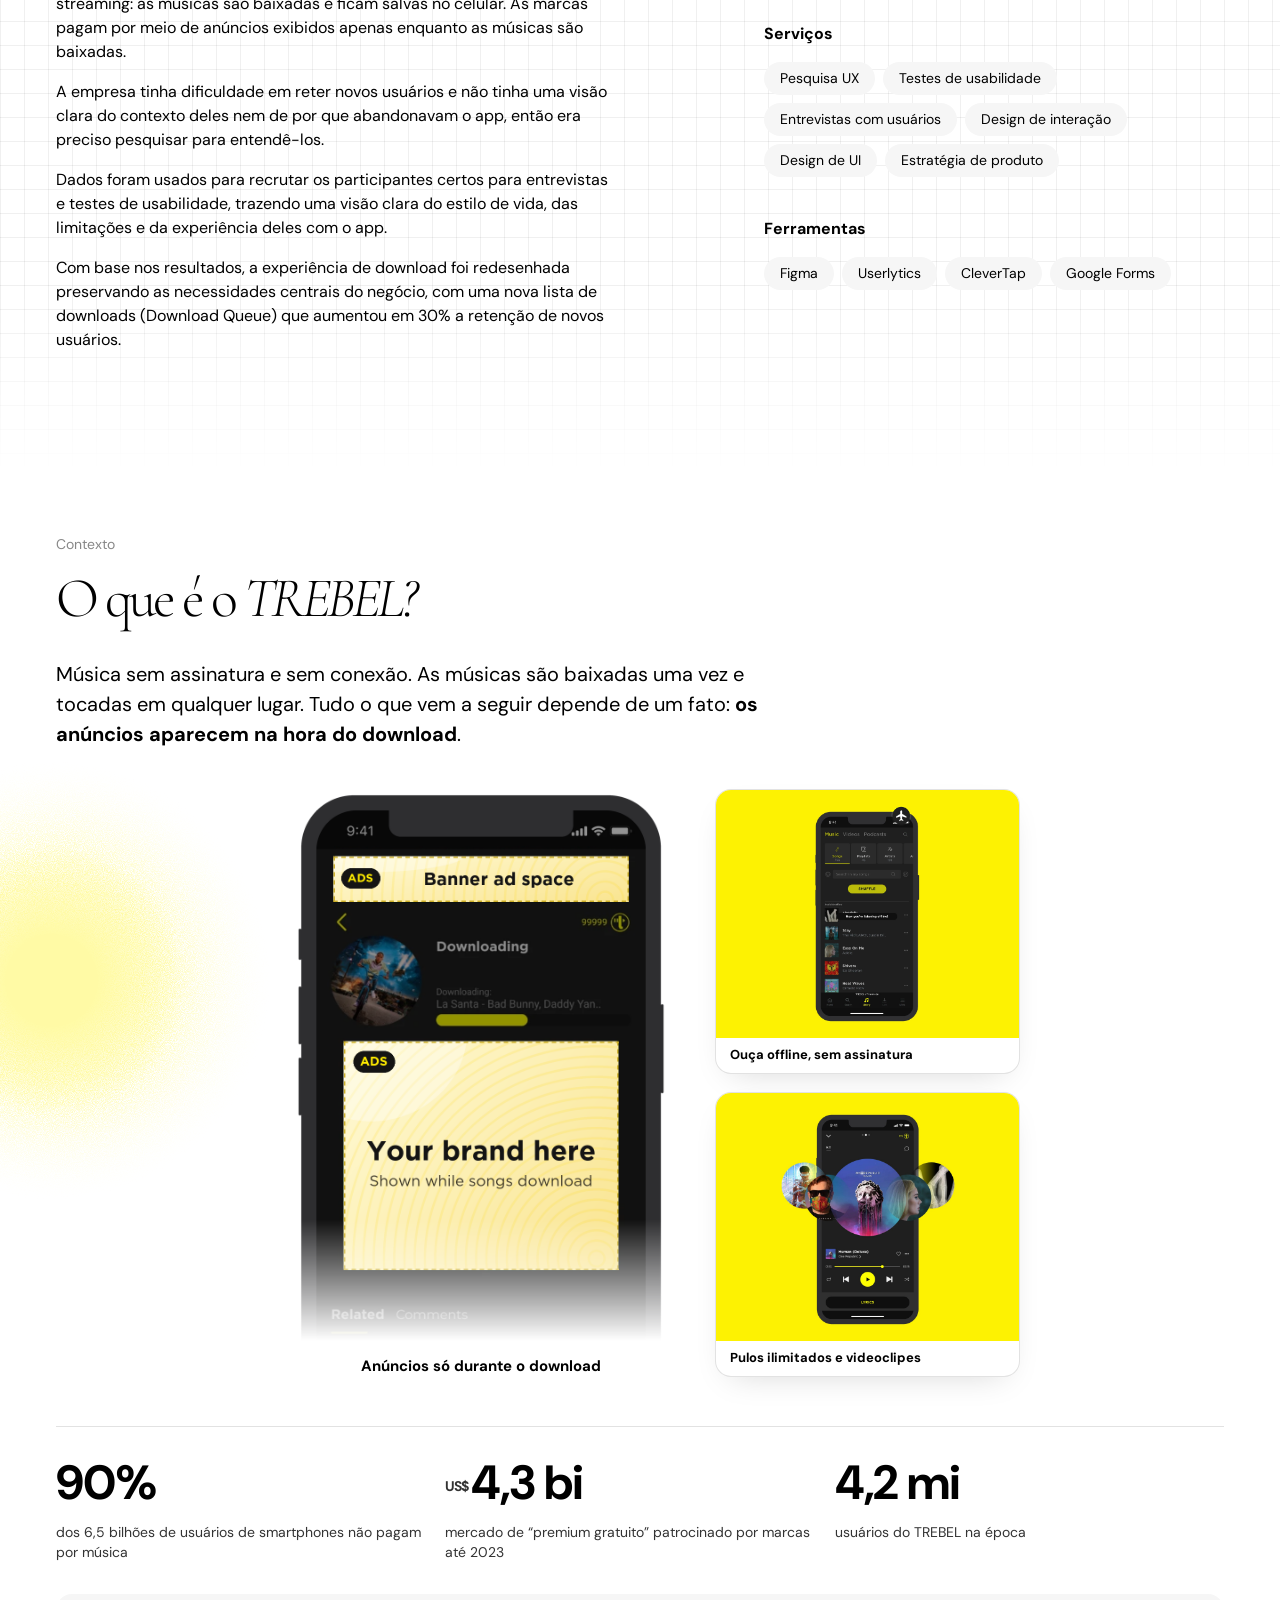
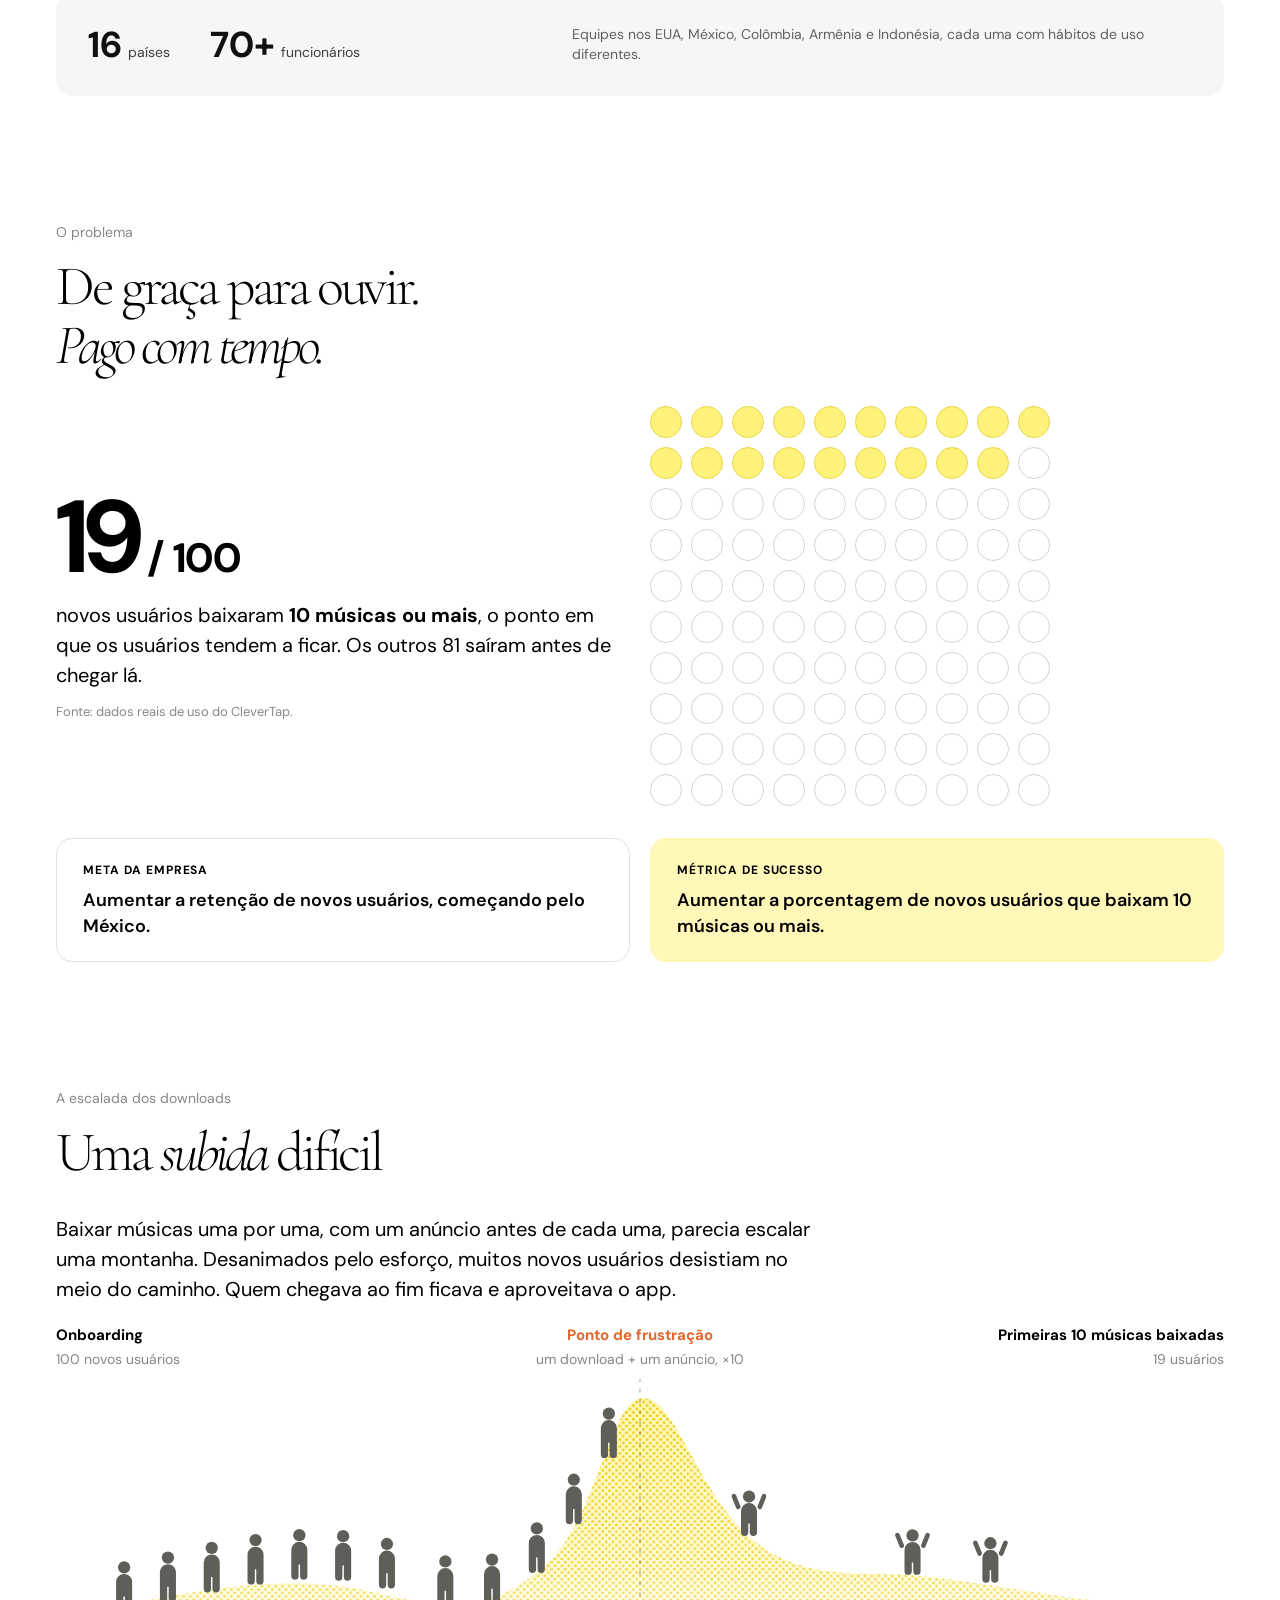
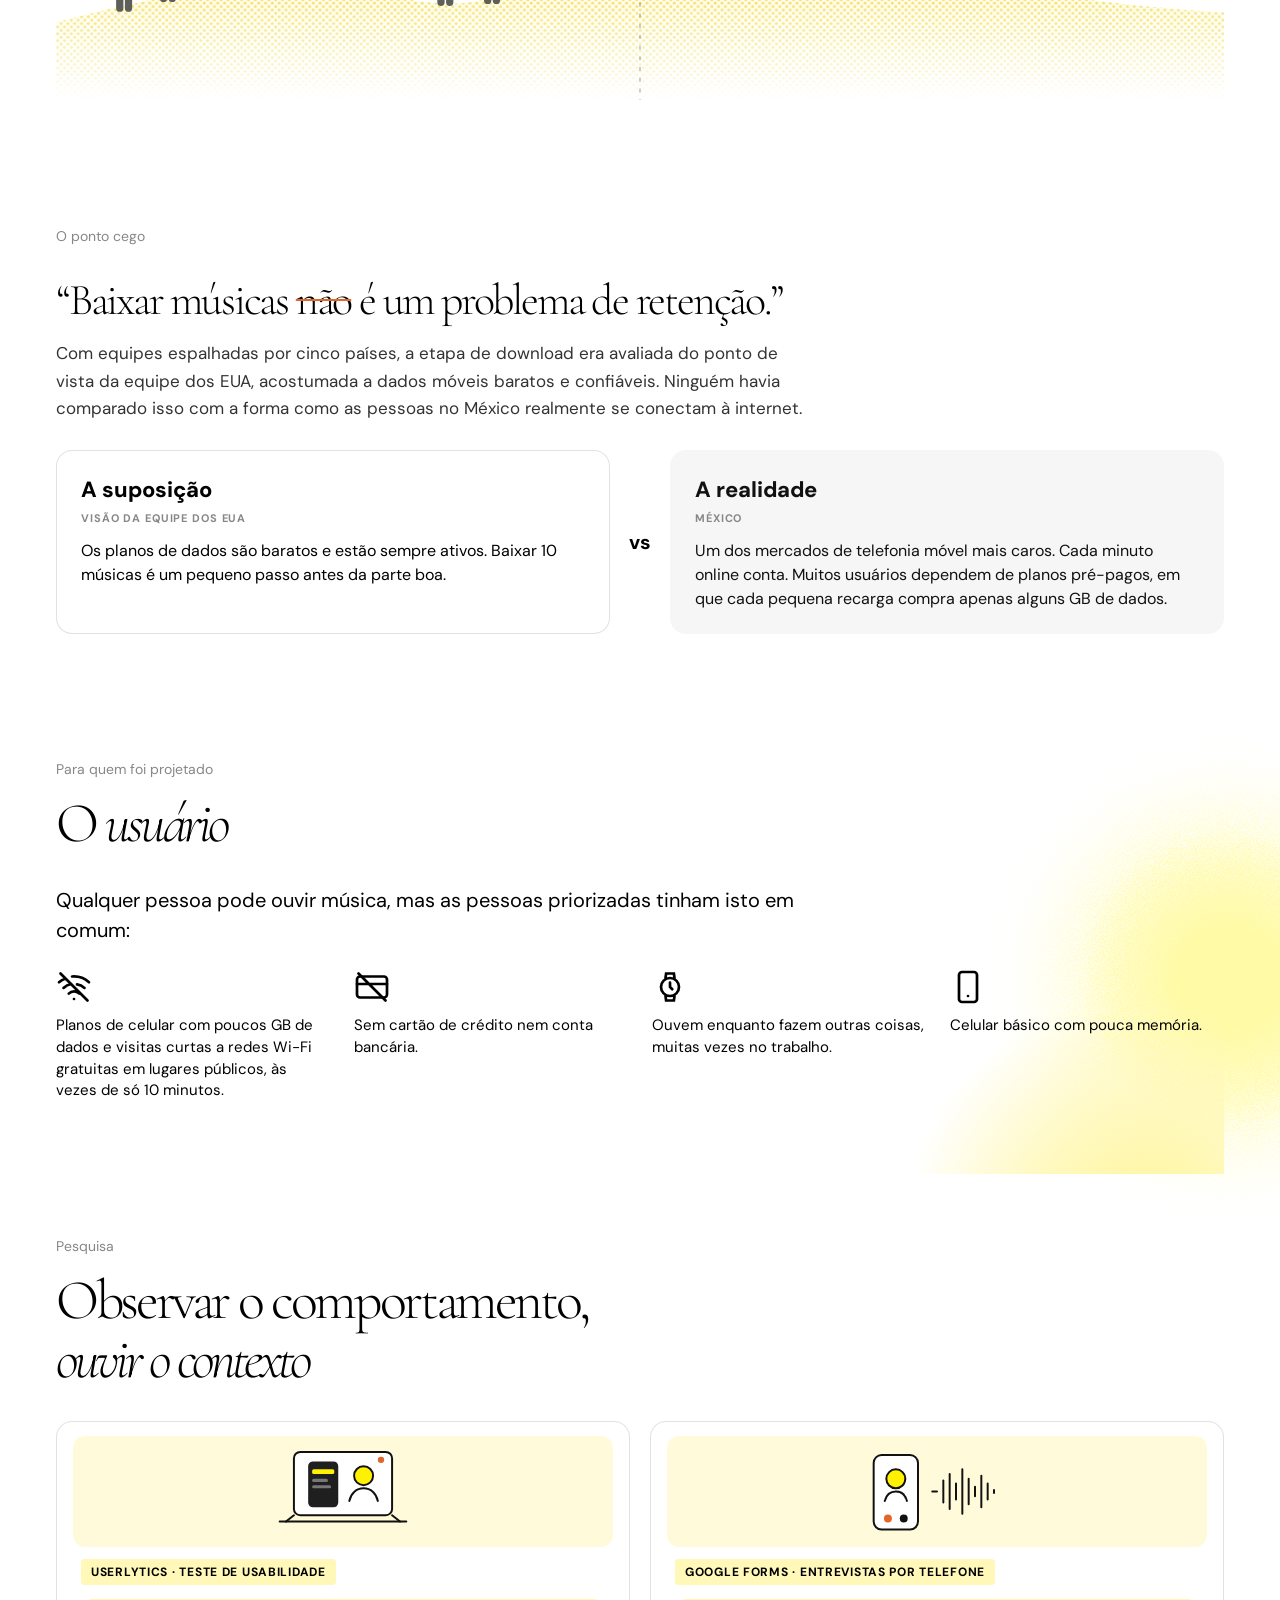
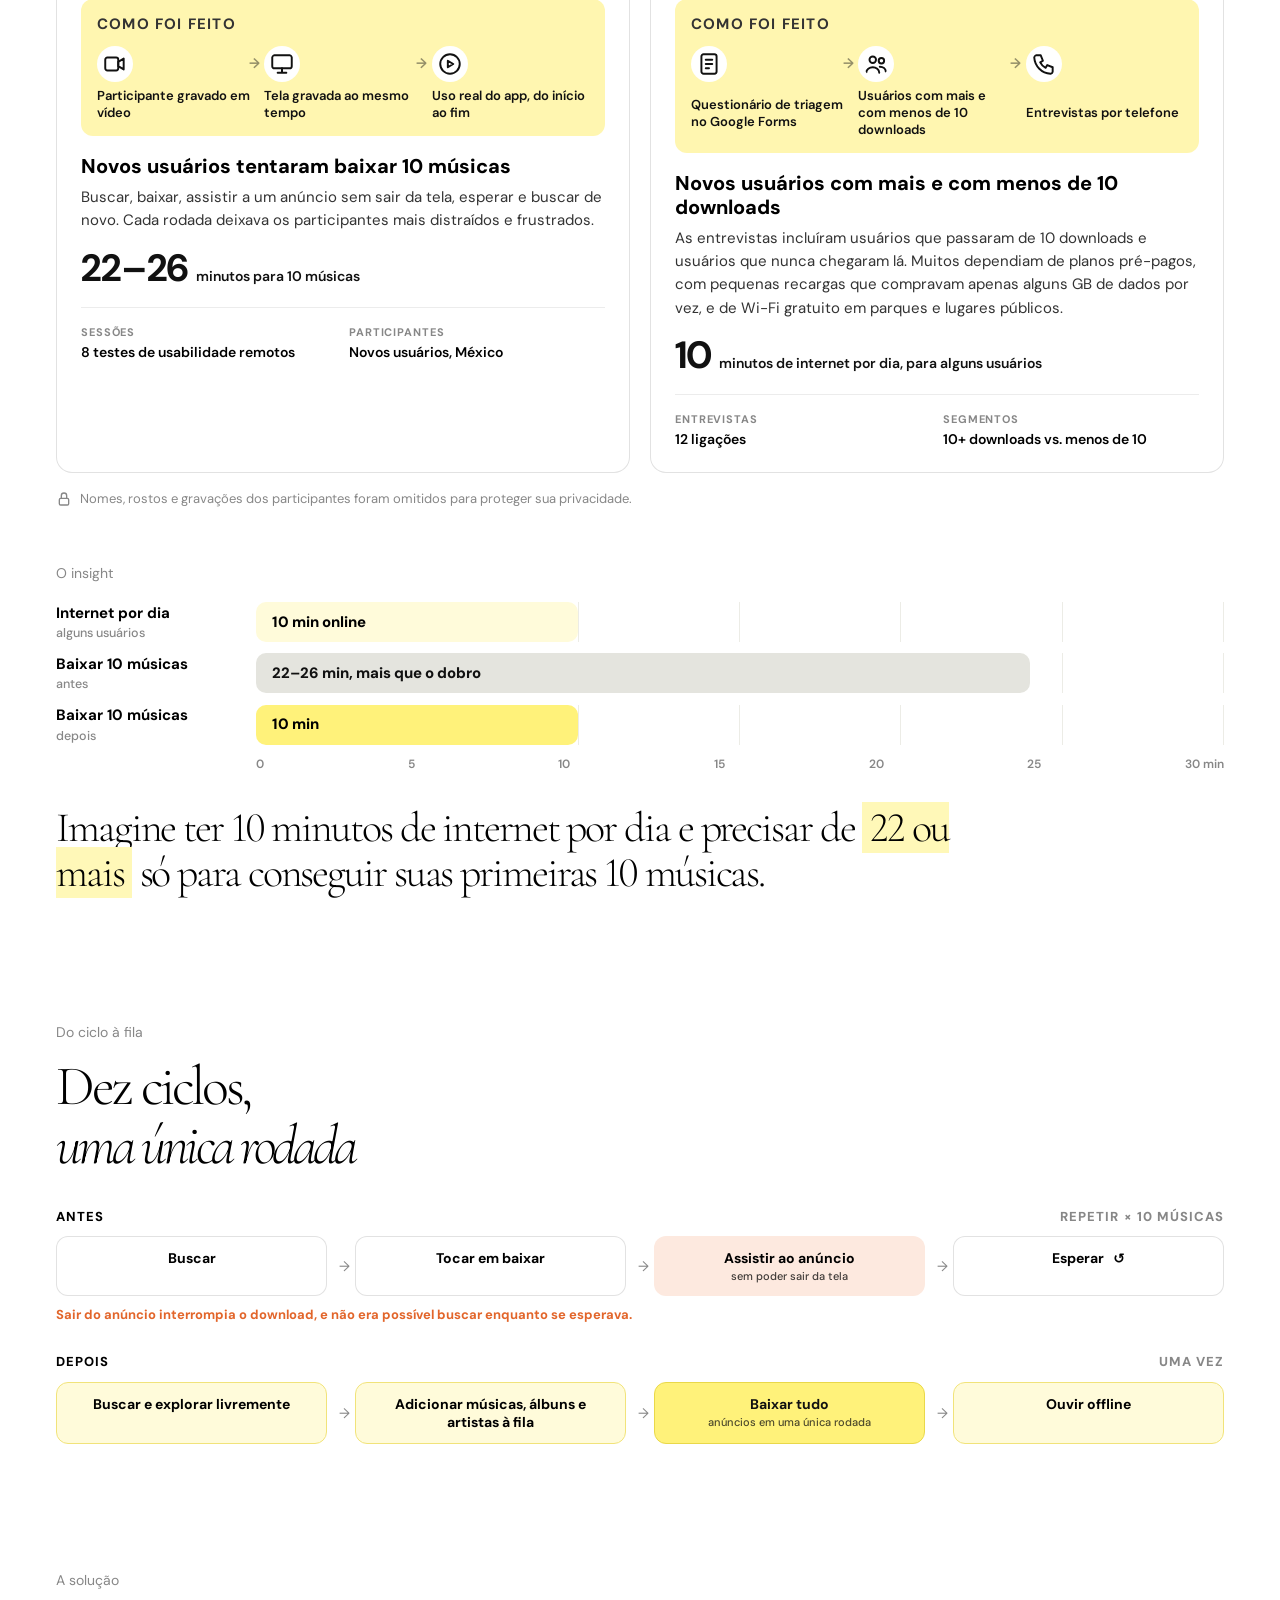
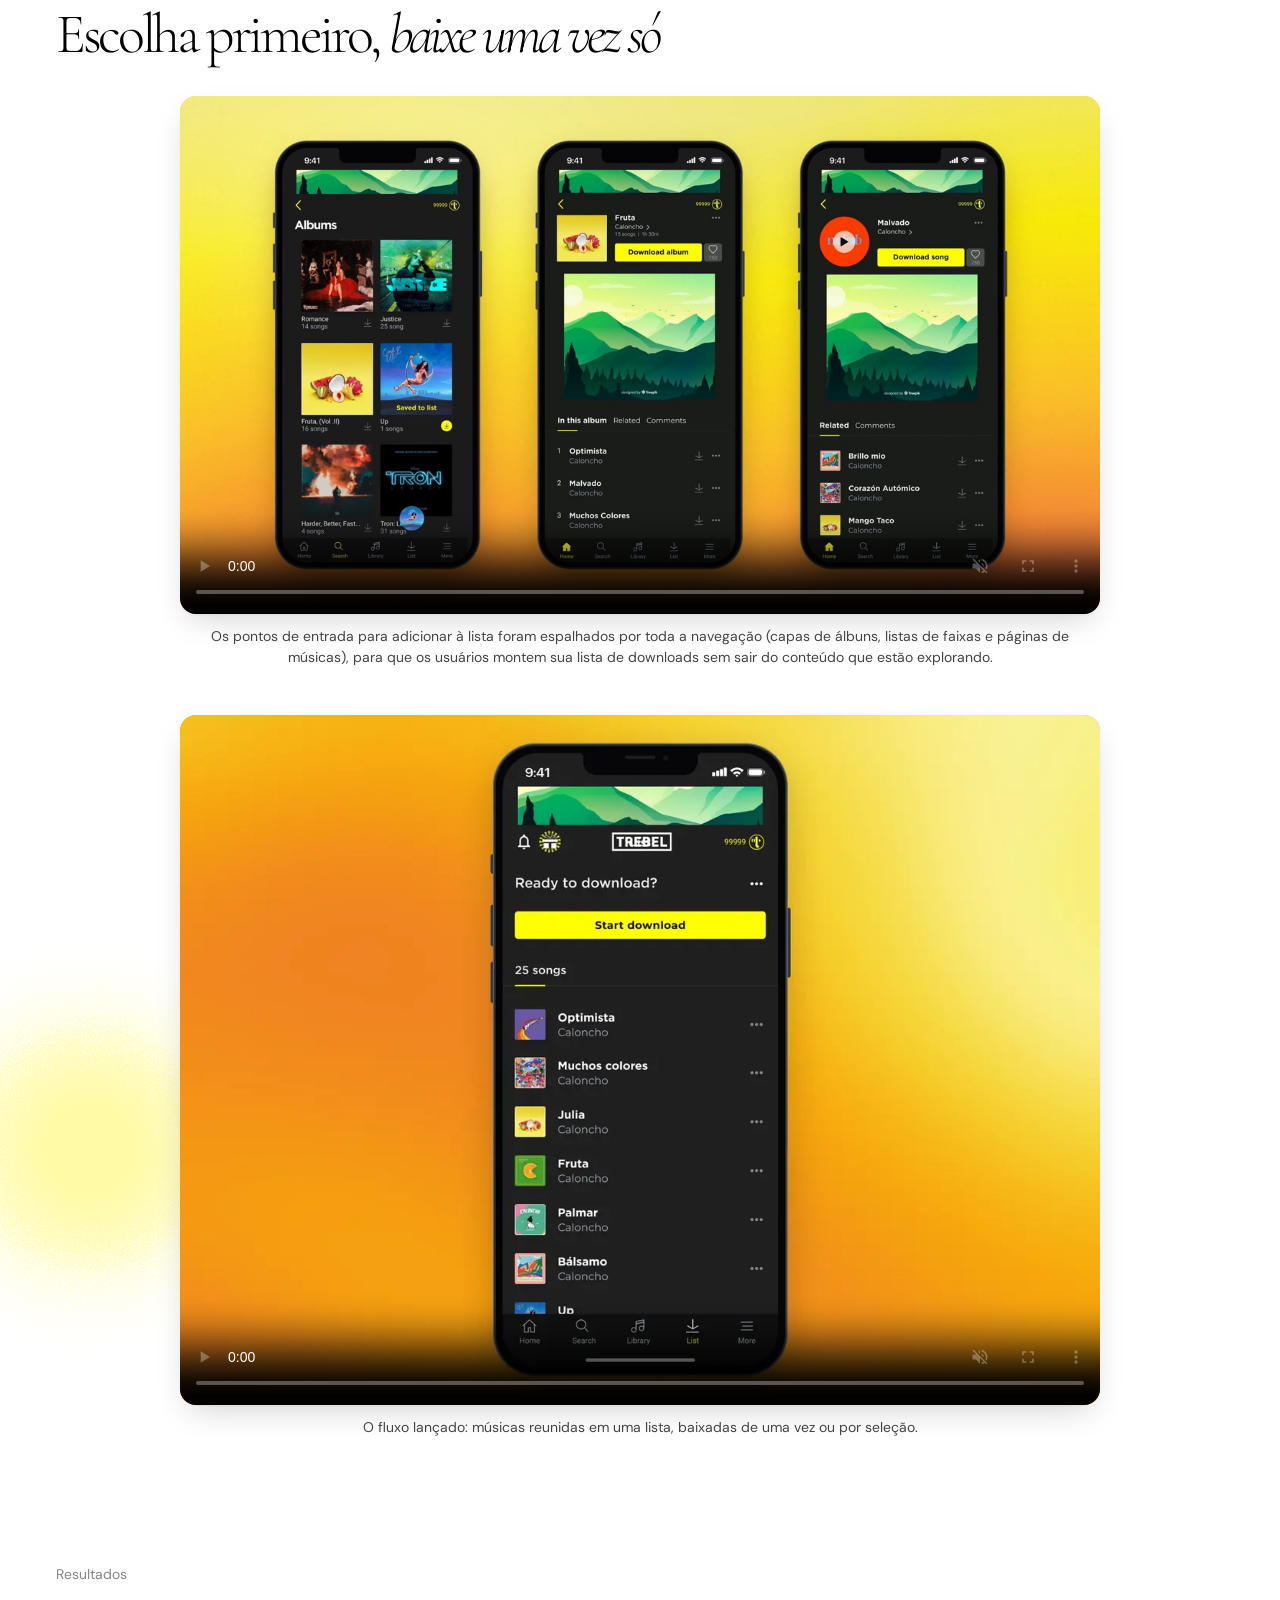
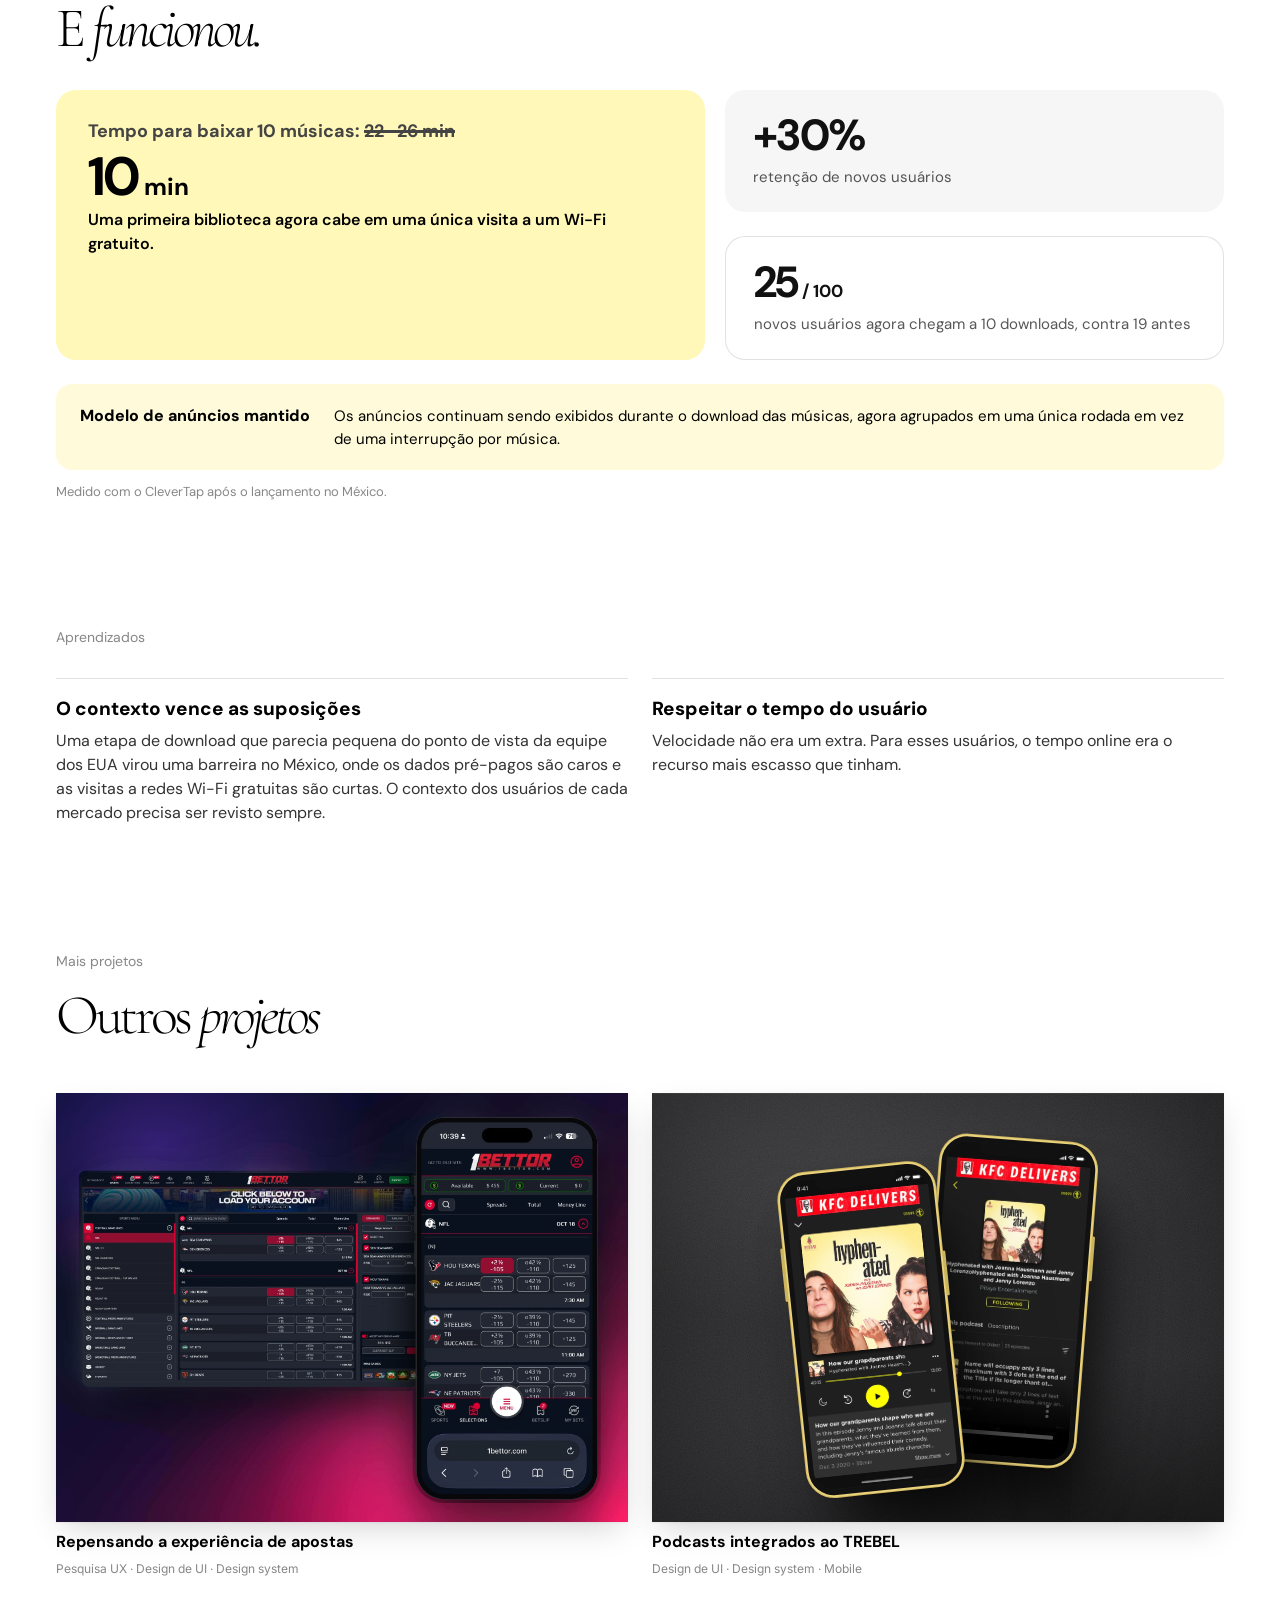
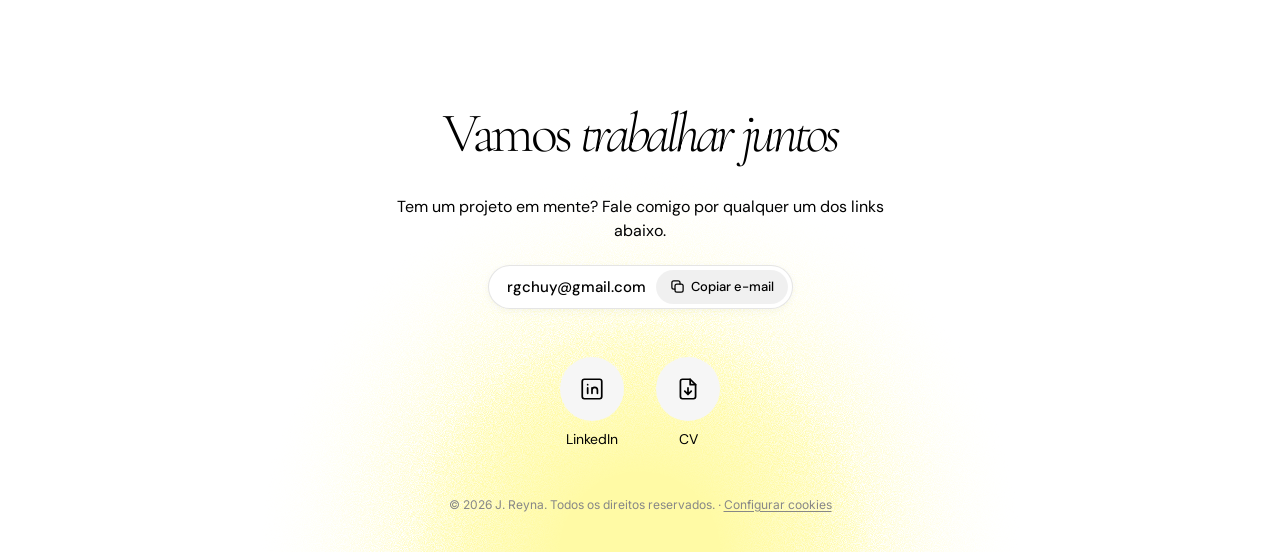
<file: pt/project-2.html>
<!doctype html>
<html lang="pt-BR">
<head>
  <meta charset="utf-8">
  <meta name="viewport" content="width=device-width, initial-scale=1">
  <title>Monte sua lista, baixe uma vez só — J. Reyna</title>
  <meta name="description" content="Download Queue do TREBEL: como um app de música gratuito reduziu pela metade o tempo que novos usuários levam para montar sua biblioteca offline.">
  <link rel="preconnect" href="https://fonts.googleapis.com">
  <link rel="preconnect" href="https://fonts.gstatic.com" crossorigin>
  <link href="https://fonts.googleapis.com/css2?family=Cormorant+Garamond:ital,wght@0,300;1,300&family=DM+Sans:wght@400;500;700&family=Inter:wght@400&family=Montserrat:wght@700;800;900&display=swap" rel="stylesheet">
  <link rel="stylesheet" href="../styles.css?v=147">
</head>
<body class="has-orbs" style="--project-color: #FFF200;">

  <!-- Grainy gradient orbs in TREBEL yellow -->
  <div class="orbs" aria-hidden="true">
    <span class="orb orb--1"></span>
    <span class="orb orb--2"></span>
    <span class="orb orb--3"></span>
    <span class="orb orb--4"></span>
  </div>

  <!-- ============ HEADER (fixed; becomes a floating bubble on scroll) ============ -->
  <header class="site-header" id="header">
    <div class="header-inner">
      <nav class="nav-left" aria-label="Principal">
        <a class="pill pill--soft" href="index.html#work">Projetos</a>
      </nav>

      <a class="wordmark" href="index.html" aria-label="J. Reyna — início">
        <span>J. Reyna</span>
        <span class="wordmark-sub">Portfólio</span>
      </a>

      <div class="nav-right">
        <nav class="lang-switch" aria-label="Idioma"><a href="../project-2.html" hreflang="en" lang="en">EN</a><a href="../es/project-2.html" hreflang="es" lang="es">ES</a><a href="../pt/project-2.html" hreflang="pt-BR" lang="pt-BR" aria-current="page">PT</a></nav>
        <span class="availability"><i class="dot" aria-hidden="true"></i><span class="availability-text">Disponível para projetos</span></span>
        <a class="pill pill--black" href="#contact">Contato</a>
      </div>
    </div>
  </header>

  <main id="top">

    <!-- ============ 01 · TITLE + INTRO ============ -->
    <section class="hero project-hero">
      <p class="eyebrow"><a href="index.html#work">← Todos os projetos</a></p>
      <h1 class="display">Monte sua lista, <em>baixe uma vez só</em></h1>
      <p class="lead">Como uma lista de downloads ajudou novos usuários de um app de música gratuito a montar sua biblioteca offline em uma única e curta conexão ao Wi-Fi, facilitando que continuassem usando o app.</p>
    </section>

    <!-- ============ PROJECT IMAGE ============ -->
    <section class="project-image">
      <div class="thumb thumb--natural"><video src="../assets/trebel-download-two-songs.mp4" poster="../assets/trebel-download-two-songs-poster.jpg" width="1280" height="960" data-play-in-view muted loop playsinline preload="metadata" aria-label="Mãos segurando um iPhone com a tela List do TREBEL: duas músicas de uma fila de 8 terminam de baixar uma após a outra enquanto um anúncio é exibido"></video></div>
    </section>

    <!-- ============ STORY (left) + SERVICES & TOOLS (right) ============ -->
    <section class="section project-detail">
      <div class="story">
        <h2 class="display display--md">Em <em>resumo</em></h2>
        <div class="story-text">
          <p>O TREBEL é um app de música gratuito e licenciado que não funciona por streaming: as músicas são baixadas e ficam salvas no celular. As marcas pagam por meio de anúncios exibidos apenas enquanto as músicas são baixadas.</p>
          <p>A empresa tinha dificuldade em reter novos usuários e não tinha uma visão clara do contexto deles nem de por que abandonavam o app, então era preciso pesquisar para entendê-los.</p>
          <p>Dados foram usados para recrutar os participantes certos para entrevistas e testes de usabilidade, trazendo uma visão clara do estilo de vida, das limitações e da experiência deles com o app.</p>
          <p>Com base nos resultados, a experiência de download foi redesenhada preservando as necessidades centrais do negócio, com uma nova lista de downloads (Download Queue) que aumentou em 30% a retenção de novos usuários.</p>
        </div>
      </div>
      <aside class="facts">
        <dl class="fact fact-meta">
          <div><dt>Cliente</dt><dd>TREBEL</dd></div>
          <div><dt>Ano</dt><dd>2021</dd></div>
          <div class="fact-role"><dt>Função</dt><dd>Senior UX/UI Designer</dd></div>
        </dl>
        <div class="fact">
          <h3>Serviços</h3>
          <ul class="tags"><li>Pesquisa UX</li><li>Testes de usabilidade</li><li>Entrevistas com usuários</li><li>Design de interação</li><li>Design de UI</li><li>Estratégia de produto</li></ul>
        </div>
        <div class="fact">
          <h3>Ferramentas</h3>
          <ul class="tags"><li>Figma</li><li>Userlytics</li><li>CleverTap</li><li>Google Forms</li></ul>
        </div>
      </aside>
    </section>

    <div class="tb">

      <!-- ============ 02 · CONTEXT ============ -->
      <section class="section">
        <div class="section-head">
          <p class="eyebrow">Contexto</p>
          <h2 class="display display--md">O que é o <em>TREBEL?</em></h2>
        </div>
        <p class="tb-lead">Música sem assinatura e sem conexão. As músicas são baixadas uma vez e tocadas em qualquer lugar. Tudo o que vem a seguir depende de um fato: <b>os anúncios aparecem na hora do download</b>.</p>
        <div class="tb-features tb-features--split">
          <figure class="tb-feature tb-feature--open" data-pop><span class="tb-ad-crop"><img src="../images/project-2-ads-download.png?v=4" width="836" height="1698" alt="Tela Downloading do TREBEL com os espaços de anúncio marcados: um banner no topo e um anúncio grande no meio, exibidos apenas enquanto as músicas são baixadas" loading="lazy"></span><figcaption>Anúncios só durante o download</figcaption></figure>
          <div class="tb-features__stack">
            <figure class="tb-feature" data-pop><img src="../images/project-2-offline-phone.jpg?v=5" width="930" height="1440" alt="Tela da biblioteca offline do TREBEL em modo avião, com músicas baixadas e a mensagem Now you’re listening offline" loading="lazy"><figcaption>Ouça offline, sem assinatura</figcaption></figure>
            <figure class="tb-feature" data-pop><img src="../images/project-2-skips-phone.jpg?v=5" width="1180" height="1440" alt="Player do TREBEL com capas de álbuns para pular entre músicas, título, barra de progresso e controles" loading="lazy"><figcaption>Pulos ilimitados e videoclipes</figcaption></figure>
          </div>
        </div>
        <div class="tb-stats">
          <div data-slide><strong>90%</strong><span>dos 6,5 bilhões de usuários de smartphones não pagam por música</span></div>
          <div data-slide><strong><span class="stat-cur">US$</span>4,3&nbsp;bi</strong><span>mercado de “premium gratuito” patrocinado por marcas até 2023</span></div>
          <div data-slide><strong>4,2 mi</strong><span>usuários do TREBEL na época</span></div>
        </div>
        <div class="tb-company" data-pop>
          <div><strong>16</strong><span>países</span></div>
          <div><strong>70+</strong><span>funcionários</span></div>
          <p>Equipes nos EUA, México, Colômbia, Armênia e Indonésia, cada uma com hábitos de uso diferentes.</p>
        </div>
      </section>

      <!-- ============ 03 · THE PROBLEM ============ -->
      <section class="section">
        <div class="section-head">
          <p class="eyebrow">O problema</p>
          <h2 class="display display--md">De graça para ouvir.<br><em>Pago com tempo.</em></h2>
        </div>
        <div class="tb-problem">
          <div>
            <p class="tb-bigstat">19<small> / 100</small></p>
            <p class="tb-lead">novos usuários baixaram <b>10 músicas ou mais</b>, o ponto em que os usuários tendem a ficar. Os outros 81 saíram antes de chegar lá.</p>
            <p class="tb-source">Fonte: dados reais de uso do CleverTap.</p>
          </div>
          <div class="tb-dots" data-animate aria-label="19 de 100 pontos preenchidos" role="img">
            <!-- 100 dots generated by script.js -->
          </div>
        </div>
        <div class="tb-goals">
          <div class="tb-box" data-slide><b>Meta da empresa</b><p>Aumentar a retenção de novos usuários, começando pelo México.</p></div>
          <div class="tb-box tb-box--yellow" data-slide><b>Métrica de sucesso</b><p>Aumentar a porcentagem de novos usuários que baixam 10 músicas ou mais.</p></div>
        </div>
      </section>

      <!-- ============ 03b · THE DOWNLOAD CLIMB ============ -->
      <section class="section">
        <div class="section-head">
          <p class="eyebrow">A escalada dos downloads</p>
          <h2 class="display display--md">Uma <em>subida</em> difícil</h2>
        </div>
        <p class="tb-lead">Baixar músicas uma por uma, com um anúncio antes de cada uma, parecia escalar uma montanha. Desanimados pelo esforço, muitos novos usuários desistiam no meio do caminho. Quem chegava ao fim ficava e aproveitava o app.</p>
        <figure class="tb-climb" data-pop>
          <div class="tb-climb-labels">
            <div><b>Onboarding</b><span>100 novos usuários</span></div>
            <div class="tb-climb-peak"><b>Ponto de frustração</b><span>um download + um anúncio, ×10</span></div>
            <div class="tb-climb-end"><b>Primeiras 10 músicas baixadas</b><span>19 usuários</span></div>
          </div>
          <div class="tb-climb-art" data-animate>
            <svg viewBox="0 0 1200 420" preserveAspectRatio="xMidYMax slice" role="img" aria-label="Ilustração: 100 novos usuários começam a escalar uma montanha cujo pico é a etapa de download; alguns descansam no meio do caminho, um cai e 19 chegam ao outro lado.">
              <defs>
                <linearGradient id="tbMountain" x1="0" y1="0" x2="0" y2="1">
                  <stop offset="0" stop-color="#FFF27A"/>
                  <stop offset=".55" stop-color="#FFF8B8"/>
                  <stop offset="1" stop-color="#FFFFFF" stop-opacity="0"/>
                </linearGradient>
                <linearGradient id="tbFade" x1="0" y1="0" x2="0" y2="1">
                  <stop offset="0" stop-color="#fff"/>
                  <stop offset=".6" stop-color="#fff" stop-opacity=".7"/>
                  <stop offset="1" stop-color="#fff" stop-opacity="0"/>
                </linearGradient>
                <mask id="tbFadeMask" maskContentUnits="userSpaceOnUse"><rect x="0" y="100" width="1200" height="320" fill="url(#tbFade)"/></mask>
                <!-- Halftone textures (print-like dots with transparency between them) -->
                <pattern id="tbDotsY" width="7" height="7" patternUnits="userSpaceOnUse"><circle cx="1.75" cy="1.75" r="1.6" fill="#EBCB14"/><circle cx="5.25" cy="5.25" r="1.6" fill="#EBCB14"/></pattern>
                <pattern id="tbDotsInk" width="3" height="3" patternUnits="userSpaceOnUse"><circle cx=".75" cy=".75" r=".72" fill="#111"/><circle cx="2.25" cy="2.25" r=".72" fill="#111"/></pattern>
                <!-- Minimal people: standing, and arms raised -->
                <symbol id="tbWalk" viewBox="0 0 24 36"><g fill="#5F5F5A"><circle cx="12" cy="5" r="4.2"/><path d="M6.5 15a5.5 5.5 0 0 1 11 0v18a2.5 2.5 0 0 1-5 0v-8h-1v8a2.5 2.5 0 0 1-5 0z"/></g></symbol>
                <symbol id="tbHappy" viewBox="0 0 24 36"><g fill="#5F5F5A"><circle cx="12" cy="8.5" r="4.2"/><path d="M6.5 18.5a5.5 5.5 0 0 1 11 0v14.5a2.5 2.5 0 0 1-5 0v-6h-1v6a2.5 2.5 0 0 1-5 0z"/><rect x="3.6" y="6" width="3.2" height="11" rx="1.6" transform="rotate(-22 5.2 17)"/><rect x="17.2" y="6" width="3.2" height="11" rx="1.6" transform="rotate(22 18.8 17)"/></g></symbol>
              </defs>
              <path d="M0 340 C150 300 250 290 330 310 C420 332 470 322 520 262 C560 205 572 116 600 110 C632 104 650 182 700 240 C742 286 790 290 842 290 C930 290 1010 318 1200 330 L1200 420 L0 420 Z" fill="url(#tbMountain)" opacity=".55"/>
              <path d="M0 340 C150 300 250 290 330 310 C420 332 470 322 520 262 C560 205 572 116 600 110 C632 104 650 182 700 240 C742 286 790 290 842 290 C930 290 1010 318 1200 330 L1200 420 L0 420 Z" fill="url(#tbDotsY)" mask="url(#tbFadeMask)"/>
              <path d="M600 34V420" stroke="#111" stroke-opacity=".28" stroke-width="1.5" stroke-dasharray="4 7"/>
              <circle cx="600" cy="34" r="7" fill="#E2652A"/>
              <use href="#tbWalk" width="36" height="54" transform="translate(52 276)" class="tb-hiker" style="--d:0ms"/>
              <use href="#tbWalk" width="36" height="54" transform="translate(97 266)" class="tb-hiker" style="--d:80ms"/>
              <use href="#tbWalk" width="36" height="54" transform="translate(142 256)" class="tb-hiker" style="--d:160ms"/>
              <use href="#tbWalk" width="36" height="54" transform="translate(187 248)" class="tb-hiker" style="--d:240ms"/>
              <use href="#tbWalk" width="36" height="54" transform="translate(232 243)" class="tb-hiker" style="--d:320ms"/>
              <use href="#tbWalk" width="36" height="54" transform="translate(277 244)" class="tb-hiker" style="--d:400ms"/>
              <use href="#tbWalk" width="36" height="54" transform="translate(322 252)" class="tb-hiker" style="--d:480ms"/>
              <use href="#tbWalk" width="36" height="54" transform="translate(382 270)" class="tb-hiker" style="--d:560ms"/>
              <use href="#tbWalk" width="36" height="54" transform="translate(430 268)" class="tb-hiker" style="--d:640ms"/>
              <use href="#tbWalk" width="36" height="54" transform="translate(476 236)" class="tb-hiker" style="--d:720ms"/>
              <use href="#tbWalk" width="36" height="54" transform="translate(514 186)" class="tb-hiker" style="--d:800ms"/>
              <use href="#tbWalk" width="36" height="54" transform="translate(550 118)" class="tb-hiker" style="--d:880ms"/>
              <use href="#tbHappy" width="36" height="54" transform="translate(694 198)" class="tb-hiker" style="--d:960ms"/>
              <use href="#tbHappy" width="36" height="54" transform="translate(862 238)" class="tb-hiker" style="--d:1040ms"/>
              <use href="#tbHappy" width="36" height="54" transform="translate(942 246)" class="tb-hiker" style="--d:1120ms"/>
            </svg>
          </div>
        </figure>
      </section>

      <!-- ============ 04 · THE BLIND SPOT ============ -->
      <section class="section">
        <div class="section-head">
          <p class="eyebrow">O ponto cego</p>
        </div>
        <p class="tb-assume" data-pop>“Baixar músicas <span class="tb-strike">não</span> é um problema de retenção.”</p>
        <p class="tb-body">Com equipes espalhadas por cinco países, a etapa de download era avaliada do ponto de vista da equipe dos EUA, acostumada a dados móveis baratos e confiáveis. Ninguém havia comparado isso com a forma como as pessoas no México realmente se conectam à internet.</p>
        <div class="tb-vs">
          <div class="tb-vs-col" data-slide><h3>A suposição <span>Visão da equipe dos EUA</span></h3><p>Os planos de dados são baratos e estão sempre ativos. Baixar 10 músicas é um pequeno passo antes da parte boa.</p></div>
          <span class="tb-vs-mid" aria-hidden="true">vs</span>
          <div class="tb-vs-col tb-vs-col--dark" data-slide><h3>A realidade <span>México</span></h3><p>Um dos mercados de telefonia móvel mais caros. Cada minuto online conta. Muitos usuários dependem de planos pré-pagos, em que cada pequena recarga compra apenas alguns GB de dados.</p></div>
        </div>
      </section>

      <!-- ============ 06 · USER ============ -->
      <section class="section tb-users-wrap">
        <span class="tb-halfcircle" aria-hidden="true"></span>
        <div class="section-head">
          <p class="eyebrow">Para quem foi projetado</p>
          <h2 class="display display--md">O <em>usuário</em></h2>
        </div>
        <p class="tb-lead">Qualquer pessoa pode ouvir música, mas as pessoas priorizadas tinham isto em comum:</p>
        <div class="tb-users">
          <div data-slide><svg viewBox="0 0 24 24" fill="none" stroke="currentColor" stroke-width="1.8" stroke-linecap="round" aria-hidden="true"><path d="M2 8.8a15 15 0 0 1 4.2-2.5M10.7 5a15 15 0 0 1 11.3 3.8M5 12.6a10 10 0 0 1 5.2-2.6M14 10.3a10 10 0 0 1 5 2.3M8.5 16.4a5 5 0 0 1 7 0M12 20h.01M3 3l18 18"/></svg><p>Planos de celular com poucos GB de dados e visitas curtas a redes Wi-Fi gratuitas em lugares públicos, às vezes de só 10 minutos.</p></div>
          <div data-slide><svg viewBox="0 0 24 24" fill="none" stroke="currentColor" stroke-width="1.8" stroke-linecap="round" aria-hidden="true"><rect x="2" y="5" width="20" height="14" rx="2"/><path d="M2 10h20M3 3l18 18"/></svg><p>Sem cartão de crédito nem conta bancária.</p></div>
          <div data-slide><svg viewBox="0 0 24 24" fill="none" stroke="currentColor" stroke-width="1.8" stroke-linecap="round" aria-hidden="true"><circle cx="12" cy="12" r="6"/><path d="M12 9v3l1.5 1.5M9 18l.4 3h5.2l.4-3M9 6l.4-3h5.2l.4 3"/></svg><p>Ouvem enquanto fazem outras coisas, muitas vezes no trabalho.</p></div>
          <div data-slide><svg viewBox="0 0 24 24" fill="none" stroke="currentColor" stroke-width="1.8" stroke-linecap="round" aria-hidden="true"><rect x="6" y="2" width="12" height="20" rx="2"/><path d="M12 18h.01"/></svg><p>Celular básico com pouca memória.</p></div>
        </div>
      </section>

      <!-- ============ 05 · RESEARCH ============ -->
      <section class="section">
        <div class="section-head">
          <p class="eyebrow">Pesquisa</p>
          <h2 class="display display--md">Observar o comportamento,<br><em>ouvir o contexto</em></h2>
        </div>
        <div class="tb-research">
          <article class="tb-rcard" data-pop>
            <div class="tb-ill" aria-hidden="true">
              <svg viewBox="0 0 240 120" fill="none" stroke="#111" stroke-width="2.5" stroke-linecap="round" stroke-linejoin="round">
                <rect x="58" y="10" width="124" height="80" rx="8" fill="#fff"/>
                <path d="M40 98h160"/><path d="M58 90l-10 8M182 90l10 8"/>
                <rect x="76" y="22" width="38" height="58" rx="6" fill="#1f1f1f" stroke="none"/>
                <rect x="81" y="32" width="28" height="6" rx="2" fill="#FFF200" stroke="none"/>
                <rect x="81" y="44" width="20" height="4" rx="2" fill="#777" stroke="none"/>
                <rect x="81" y="52" width="24" height="4" rx="2" fill="#777" stroke="none"/>
                <circle cx="146" cy="40" r="12" fill="#FFF200"/>
                <path d="M128 72c2-10 9-16 18-16s16 6 18 16"/>
                <circle cx="168" cy="20" r="4" fill="#E2652A" stroke="none"/>
              </svg>
            </div>
            <span class="tb-tool">Userlytics · teste de usabilidade</span>
            <div class="tb-method"><p class="tb-method__label">Como foi feito</p><ol class="tb-method__steps"><li><svg viewBox="0 0 24 24" fill="none" stroke="currentColor" stroke-width="1.8" stroke-linecap="round" stroke-linejoin="round" aria-hidden="true"><path d="M15 10l5-3v10l-5-3z"/><rect x="3" y="6" width="12" height="12" rx="2"/></svg><span>Participante gravado em vídeo</span></li><li><svg viewBox="0 0 24 24" fill="none" stroke="currentColor" stroke-width="1.8" stroke-linecap="round" stroke-linejoin="round" aria-hidden="true"><rect x="3" y="4" width="18" height="12" rx="2"/><path d="M8 20h8M12 16v4"/></svg><span>Tela gravada ao mesmo tempo</span></li><li><svg viewBox="0 0 24 24" fill="none" stroke="currentColor" stroke-width="1.8" stroke-linecap="round" stroke-linejoin="round" aria-hidden="true"><circle cx="12" cy="12" r="9"/><path d="M10 9l5 3-5 3z"/></svg><span>Uso real do app, do início ao fim</span></li></ol></div>
            <h3>Novos usuários tentaram baixar 10 músicas</h3>
            <p>Buscar, baixar, assistir a um anúncio sem sair da tela, esperar e buscar de novo. Cada rodada deixava os participantes mais distraídos e frustrados.</p>
            <p class="tb-num">22–26<small>minutos para 10 músicas</small></p>
            <!-- Participant count: placeholder value, confirm or remove -->
            <dl class="tb-rmeta"><div><dt>Sessões</dt><dd>8 testes de usabilidade remotos</dd></div><div><dt>Participantes</dt><dd>Novos usuários, México</dd></div></dl>
          </article>
          <article class="tb-rcard" data-pop>
            <div class="tb-ill" aria-hidden="true">
              <svg viewBox="0 0 240 120" fill="none" stroke="#111" stroke-width="2.5" stroke-linecap="round" stroke-linejoin="round">
                <rect x="40" y="14" width="56" height="94" rx="10" fill="#fff"/>
                <circle cx="68" cy="44" r="12" fill="#FFF200"/>
                <path d="M54 72c2-8 7-12 14-12s12 4 14 12"/>
                <circle cx="58" cy="94" r="5" fill="#E2652A" stroke="none"/>
                <circle cx="78" cy="94" r="5" fill="#111" stroke="none"/>
                <path d="M114 60h6M128 46v28M136 38v44M144 50v20M152 32v56M160 44v32M168 54v12M176 40v40M184 50v20M192 58v4"/>
              </svg>
            </div>
            <span class="tb-tool">Google Forms · entrevistas por telefone</span>
            <div class="tb-method"><p class="tb-method__label">Como foi feito</p><ol class="tb-method__steps"><li><svg viewBox="0 0 24 24" fill="none" stroke="currentColor" stroke-width="1.8" stroke-linecap="round" stroke-linejoin="round" aria-hidden="true"><rect x="5" y="3" width="14" height="18" rx="2"/><path d="M9 8h6M9 12h6M9 16h3"/></svg><span>Questionário de triagem no Google Forms</span></li><li><svg viewBox="0 0 24 24" fill="none" stroke="currentColor" stroke-width="1.8" stroke-linecap="round" stroke-linejoin="round" aria-hidden="true"><circle cx="9" cy="8" r="3"/><path d="M3 20c0-3 3-5 6-5s6 2 6 5"/><circle cx="17" cy="9" r="2.5"/><path d="M15.5 14.5c3 0 5.5 1.8 5.5 4.5"/></svg><span>Usuários com mais e com menos de 10 downloads</span></li><li><svg viewBox="0 0 24 24" fill="none" stroke="currentColor" stroke-width="1.8" stroke-linecap="round" stroke-linejoin="round" aria-hidden="true"><path d="M5 4h4l2 5-2.5 1.5a11 11 0 0 0 5 5L15 13l5 2v4a2 2 0 0 1-2 2A16 16 0 0 1 3 6a2 2 0 0 1 2-2"/></svg><span>Entrevistas por telefone</span></li></ol></div>
            <h3>Novos usuários com mais e com menos de 10 downloads</h3>
            <p>As entrevistas incluíram usuários que passaram de 10 downloads e usuários que nunca chegaram lá. Muitos dependiam de planos pré-pagos, com pequenas recargas que compravam apenas alguns GB de dados por vez, e de Wi-Fi gratuito em parques e lugares públicos.</p>
            <p class="tb-num">10<small>minutos de internet por dia, para alguns usuários</small></p>
            <!-- Interview count: placeholder value, confirm or remove -->
            <dl class="tb-rmeta"><div><dt>Entrevistas</dt><dd>12 ligações</dd></div><div><dt>Segmentos</dt><dd>10+ downloads vs. menos de 10</dd></div></dl>
          </article>
        </div>
        <p class="tb-privacy"><svg viewBox="0 0 24 24" fill="none" stroke="currentColor" stroke-width="2" stroke-linecap="round" stroke-linejoin="round" aria-hidden="true"><rect x="5" y="11" width="14" height="10" rx="2"/><path d="M8 11V7a4 4 0 0 1 8 0v4"/></svg>Nomes, rostos e gravações dos participantes foram omitidos para proteger sua privacidade.</p>
      </section>

      <!-- ============ 07 · THE INSIGHT ============ -->
      <section class="section">
        <div class="section-head">
          <p class="eyebrow">O insight</p>
        </div>
        <div class="tb-timeline" data-animate>
          <div class="tb-tl-row"><span class="tb-tl-label">Internet por dia <small>alguns usuários</small></span><div class="tb-track"><div class="tb-bar tb-bar--yellow" style="--w: 33.3%;">10 min online</div></div></div>
          <div class="tb-tl-row"><span class="tb-tl-label">Baixar 10 músicas <small>antes</small></span><div class="tb-track"><div class="tb-bar tb-bar--ink" style="--w: 80%;">22–26 min, mais que o dobro</div></div></div>
          <div class="tb-tl-row"><span class="tb-tl-label">Baixar 10 músicas <small>depois</small></span><div class="tb-track"><div class="tb-bar tb-bar--outline" style="--w: 33.3%;">10 min</div></div></div>
          <div class="tb-tl-row tb-tl-scale" aria-hidden="true"><span></span><div><span>0</span><span>5</span><span>10</span><span>15</span><span>20</span><span>25</span><span>30 min</span></div></div>
        </div>
        <p class="tb-punch" data-pop>Imagine ter 10 minutos de internet por dia e precisar de <mark>22 ou mais</mark> só para conseguir suas primeiras 10 músicas.</p>
      </section>

      <!-- ============ 09 · FROM LOOP TO QUEUE ============ -->
      <section class="section">
        <div class="section-head">
          <p class="eyebrow">Do ciclo à fila</p>
          <h2 class="display display--md">Dez ciclos,<br><em>uma única rodada</em></h2>
        </div>
        <div class="tb-flows">
          <div class="tb-flow tb-flow--before">
            <h3>Antes <span>repetir × 10 músicas</span></h3>
            <ol class="tb-steps">
              <li data-slide>Buscar</li>
              <li data-slide>Tocar em baixar</li>
              <li class="tb-step--ad" data-slide>Assistir ao anúncio <small>sem poder sair da tela</small></li>
              <li class="tb-step--loop" data-slide>Esperar <span aria-hidden="true">↺</span></li>
            </ol>
            <p class="tb-loopnote">Sair do anúncio interrompia o download, e não era possível buscar enquanto se esperava.</p>
          </div>
          <div class="tb-flow tb-flow--after">
            <h3>Depois <span>uma vez</span></h3>
            <ol class="tb-steps">
              <li data-slide>Buscar e explorar livremente</li>
              <li data-slide>Adicionar músicas, álbuns e artistas à fila</li>
              <li class="tb-step--dark" data-slide>Baixar tudo <small>anúncios em uma única rodada</small></li>
              <li data-slide>Ouvir offline</li>
            </ol>
          </div>
        </div>
      </section>

      <!-- ============ 10 · THE SOLUTION ============ -->
      <section class="section tb-solution">
        <div class="section-head">
          <p class="eyebrow">A solução</p>
          <h2 class="display display--md">Escolha primeiro, <em>baixe uma vez só</em></h2>
        </div>
        <figure class="tb-video tb-video--wide" data-pop>
          <video src="../assets/trebel-final-screens-loop.mp4" poster="../assets/trebel-final-screens-loop-poster.jpg" width="1920" height="1080" data-play-in-view muted loop playsinline preload="metadata" aria-label="Três telas do TREBEL mostrando onde aparece o ícone de adicionar à lista de downloads: nas capas dos álbuns, ao lado de cada música de um álbum e na página da música"></video>
          <figcaption>Os pontos de entrada para adicionar à lista foram espalhados por toda a navegação (capas de álbuns, listas de faixas e páginas de músicas), para que os usuários montem sua lista de downloads sem sair do conteúdo que estão explorando.</figcaption>
        </figure>
        <figure class="tb-video" data-pop>
          <video src="../assets/trebel-download-p2-library.mp4" poster="../assets/trebel-download-p2-library-poster.webp" width="1600" height="1200" data-play-in-view muted loop playsinline preload="metadata" aria-label="Download Queue do TREBEL em uso: músicas reunidas na lista e depois baixadas de uma vez com Start download"></video>
          <figcaption>O fluxo lançado: músicas reunidas em uma lista, baixadas de uma vez ou por seleção.</figcaption>
        </figure>
      </section>

      <!-- ============ 11 · RESULTS ============ -->
      <section class="section">
        <div class="section-head">
          <p class="eyebrow">Resultados</p>
          <h2 class="display display--md">E <em>funcionou.</em></h2>
        </div>
        <div class="tb-results">
          <div class="tb-rbig" data-pop>
            <p class="tb-from">Tempo para baixar 10 músicas: <s>22–26 min</s></p>
            <p class="tb-to">10<small> min</small></p>
            <p>Uma primeira biblioteca agora cabe em uma única visita a um Wi-Fi gratuito.</p>
          </div>
          <div class="tb-rside">
            <div class="tb-rsm" data-pop><strong>+30%</strong><p>retenção de novos usuários</p></div>
            <div class="tb-rsm tb-rsm--light" data-pop><strong>25<small> / 100</small></strong><p>novos usuários agora chegam a 10 downloads, contra 19 antes</p></div>
          </div>
        </div>
        <div class="tb-adnote" data-slide><b>Modelo de anúncios mantido</b><p>Os anúncios continuam sendo exibidos durante o download das músicas, agora agrupados em uma única rodada em vez de uma interrupção por música.</p></div>
        <p class="tb-source">Medido com o CleverTap após o lançamento no México.</p>
      </section>

      <!-- ============ 12 · LEARNINGS ============ -->
      <section class="section">
        <div class="section-head">
          <p class="eyebrow">Aprendizados</p>
        </div>
        <div class="tb-learn tb-learn--2">
          <div data-slide><b>O contexto vence as suposições</b><p>Uma etapa de download que parecia pequena do ponto de vista da equipe dos EUA virou uma barreira no México, onde os dados pré-pagos são caros e as visitas a redes Wi-Fi gratuitas são curtas. O contexto dos usuários de cada mercado precisa ser revisto sempre.</p></div>
          <div data-slide><b>Respeitar o tempo do usuário</b><p>Velocidade não era um extra. Para esses usuários, o tempo online era o recurso mais escasso que tinham.</p></div>
        </div>
      </section>

    </div>

    <!-- ============ MORE PROJECTS ============ -->
    <section class="section" id="more">
      <div class="section-head">
        <p class="eyebrow">Mais projetos</p>
        <h2 class="display display--md">Outros <em>projetos</em></h2>
      </div>
      <div class="more-grid">
        <a class="more-card" href="project-1.html">
          <span class="thumb thumb--more motion-shot"><img src="../images/project-1-cover-bg.jpg" alt="Repensando a experiência de apostas — experiência de apostas no desktop e no celular">
            <svg class="shot-bg" viewBox="0 0 2000 1500" preserveAspectRatio="xMidYMid slice" aria-hidden="true"><defs><radialGradient id="p1c-g1"><stop offset="0" stop-color="#e0194a" stop-opacity=".55"/><stop offset="1" stop-color="#e0194a" stop-opacity="0"/></radialGradient><radialGradient id="p1c-g2"><stop offset="0" stop-color="#6a2bd1" stop-opacity=".45"/><stop offset="1" stop-color="#6a2bd1" stop-opacity="0"/></radialGradient><mask id="p1c-m"><rect width="2000" height="1500" fill="#fff"/><rect x="80" y="272" width="1200" height="770" rx="22" fill="#000"/><rect x="1247" y="72" width="658" height="1362" rx="110" fill="#000"/></mask></defs><g mask="url(#p1c-m)"><ellipse class="shot-glow shot-glow--1" cx="1560" cy="1380" rx="840" ry="630" fill="url(#p1c-g1)"/><ellipse class="shot-glow shot-glow--2" cx="360" cy="180" rx="760" ry="570" fill="url(#p1c-g2)"/></g></svg><span class="shot-layer shot-layer--desk" style="left:4.600%;top:18.800%;width:58.500%;height:49.933%;border-radius:1.71% / 2.67%;background-image:url('../images/project-1-cover.webp');background-size:170.940% 200.267%;background-position:11.084% 37.550%;" aria-hidden="true"></span><span class="shot-layer shot-layer--phone" style="left:62.900%;top:5.533%;width:31.800%;height:89.200%;border-radius:15.72% / 7.47%;background-image:url('../images/project-1-cover.webp');background-size:314.465% 112.108%;background-position:92.229% 51.235%;" aria-hidden="true"></span></span>
          <span class="more-title">Repensando a experiência de apostas</span>
          <span class="meta">Pesquisa UX · Design de UI · Design system</span>
        </a>
        <a class="more-card" href="project-3.html">
          <span class="thumb thumb--more thumb--scene"><span class="rubber-scene rubber-scene--thumb">
              <span class="iphone"><span class="iphone__screen">
                <span class="iphone__notch"></span>
                <img src="../images/podcast-screens/7-player-indicator.webp?v=2" width="750" height="1624" alt="Player de podcasts em um celular" loading="lazy">
              </span></span>
              <span class="iphone"><span class="iphone__screen">
                <span class="iphone__notch"></span>
                <video src="../assets/trebel-podcast-show-scroll.mp4?v=3" poster="../assets/trebel-podcast-show-scroll-poster.jpg?v=3" width="750" height="1624" data-play-in-view muted loop playsinline preload="metadata" aria-label="Página de um programa de podcast rolando pelos episódios"></video>
              </span></span>
            </span></span>
          <span class="more-title">Podcasts integrados ao TREBEL</span>
          <span class="meta">Design de UI · Design system · Mobile</span>
        </a>
      </div>
    </section>
  </main>

  <!-- ============ FOOTER / CONTACT ============ -->
  <footer class="footer" id="contact">
    <span class="orb orb--footer" aria-hidden="true"></span>
    <h2 class="display display--md">Vamos <em>trabalhar juntos</em></h2>
    <p class="lead lead--center">Tem um projeto em mente? Fale comigo por qualquer um dos links abaixo.</p>

    <div class="email-pill">
      <span class="email-pill__addr">rgchuy@gmail.com</span>
      <button type="button" class="email-pill__btn" data-copy-email="rgchuy@gmail.com" aria-label="Copiar o endereço de e-mail rgchuy@gmail.com">
        <svg viewBox="0 0 24 24" fill="none" stroke="currentColor" stroke-width="2" stroke-linecap="round" stroke-linejoin="round" aria-hidden="true"><rect x="8" y="8" width="13" height="13" rx="3"/><path d="M16 8V6a3 3 0 0 0-3-3H6a3 3 0 0 0-3 3v7a3 3 0 0 0 3 3h2"/></svg>
        <span class="email-pill__label">Copiar e-mail</span>
      </button>
    </div>

    <ul class="contact-icons">
      <li>
        <a class="icon-btn" href="https://www.linkedin.com/in/jesus-reyna-gonzalez-114232109/" target="_blank" rel="noopener" aria-label="LinkedIn">
          <svg viewBox="0 0 24 24" fill="none" stroke="currentColor" stroke-width="1.6" stroke-linecap="round" stroke-linejoin="round"><rect x="3" y="3" width="18" height="18" rx="2"/><path d="M8 11v5M8 8v.01M12 16v-5M12 13a2.5 2.5 0 0 1 5 0v3"/></svg>
        </a>
        <span>LinkedIn</span>
      </li>
      <li>
        <a class="icon-btn" href="../Jesus-Reyna-Senior-UX-UI-Product-Designer-CV-PT.pdf" download aria-label="Baixar currículo (PDF)">
          <svg viewBox="0 0 24 24" fill="none" stroke="currentColor" stroke-width="1.6" stroke-linecap="round" stroke-linejoin="round"><path d="M14 3H7a2 2 0 0 0-2 2v14a2 2 0 0 0 2 2h10a2 2 0 0 0 2-2V8z"/><path d="M14 3v5h5M12 11v6M9 14l3 3 3-3"/></svg>
        </a>
        <span>CV</span>
      </li>
    </ul>

    <p class="meta">© <span id="year">2026</span> J. Reyna. Todos os direitos reservados.</p>
  </footer>

  <script src="../script.js?v=38"></script>
</body>
</html>
</file>
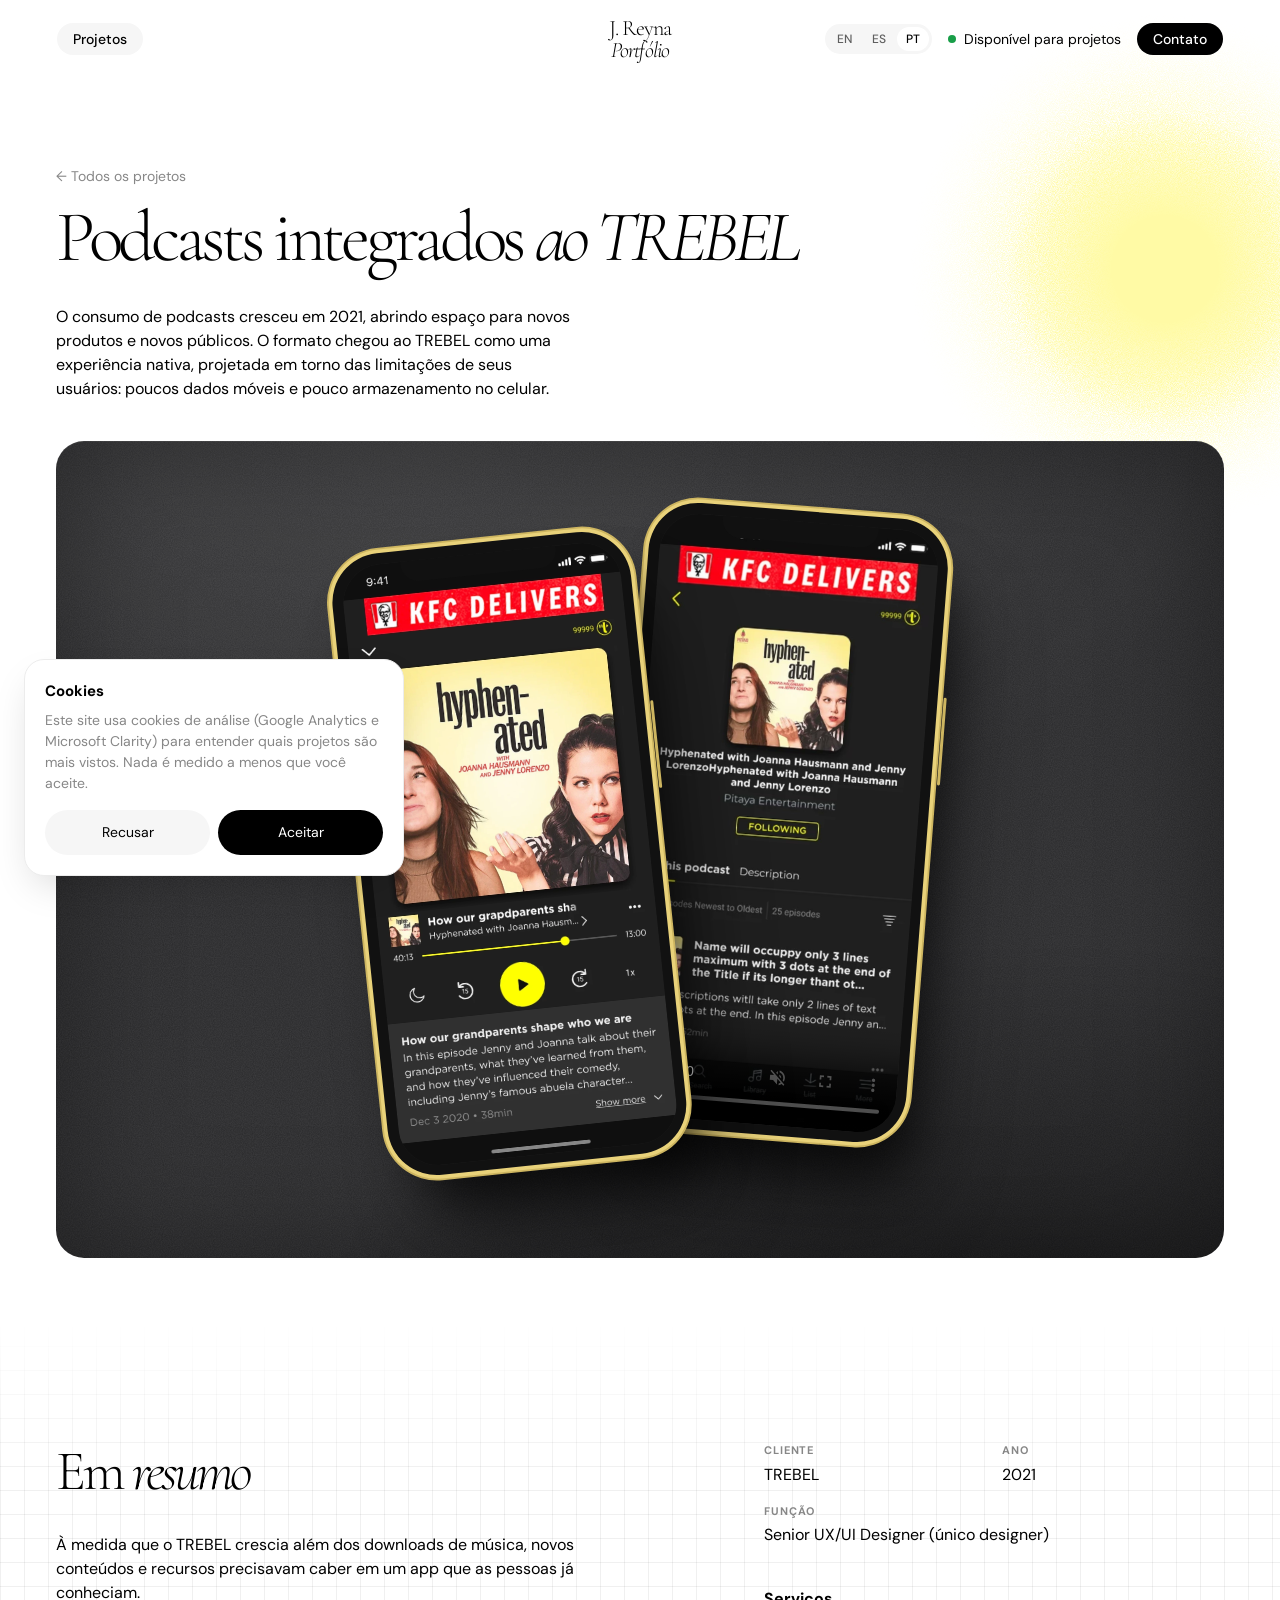
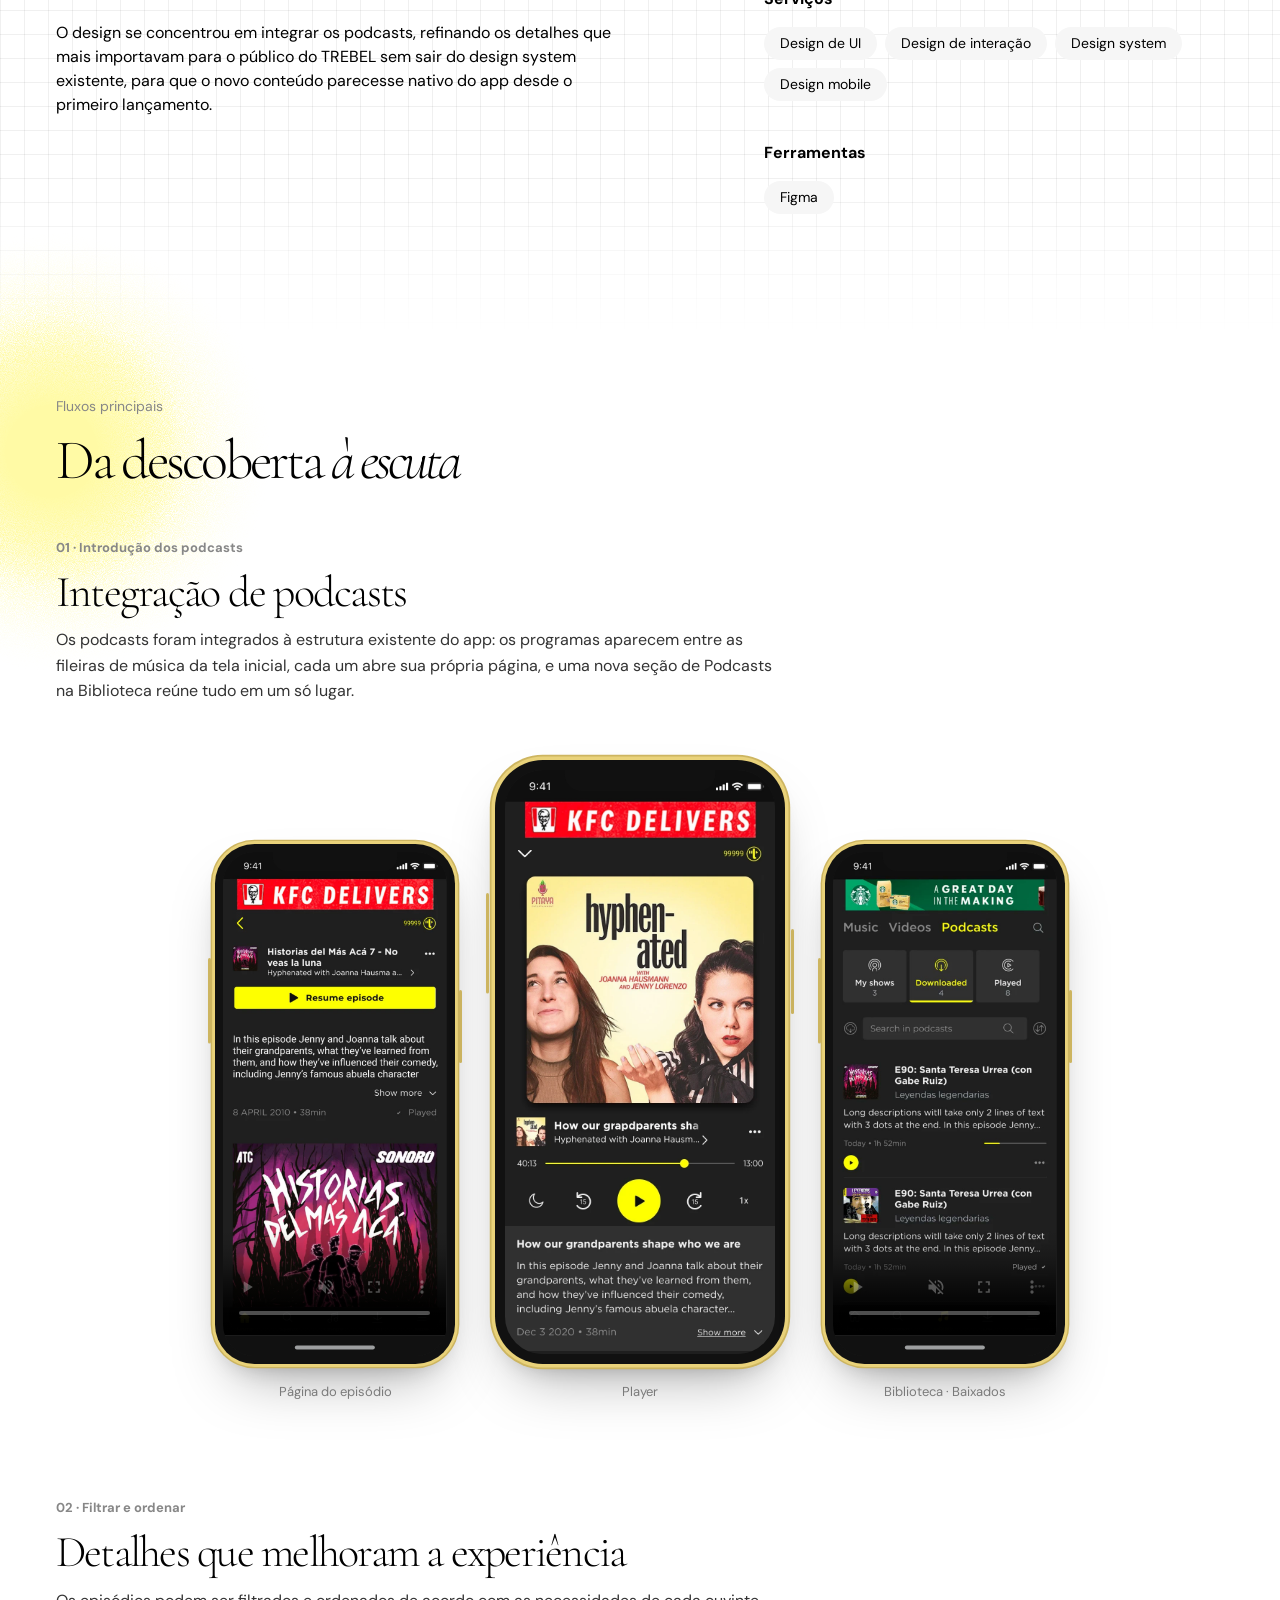
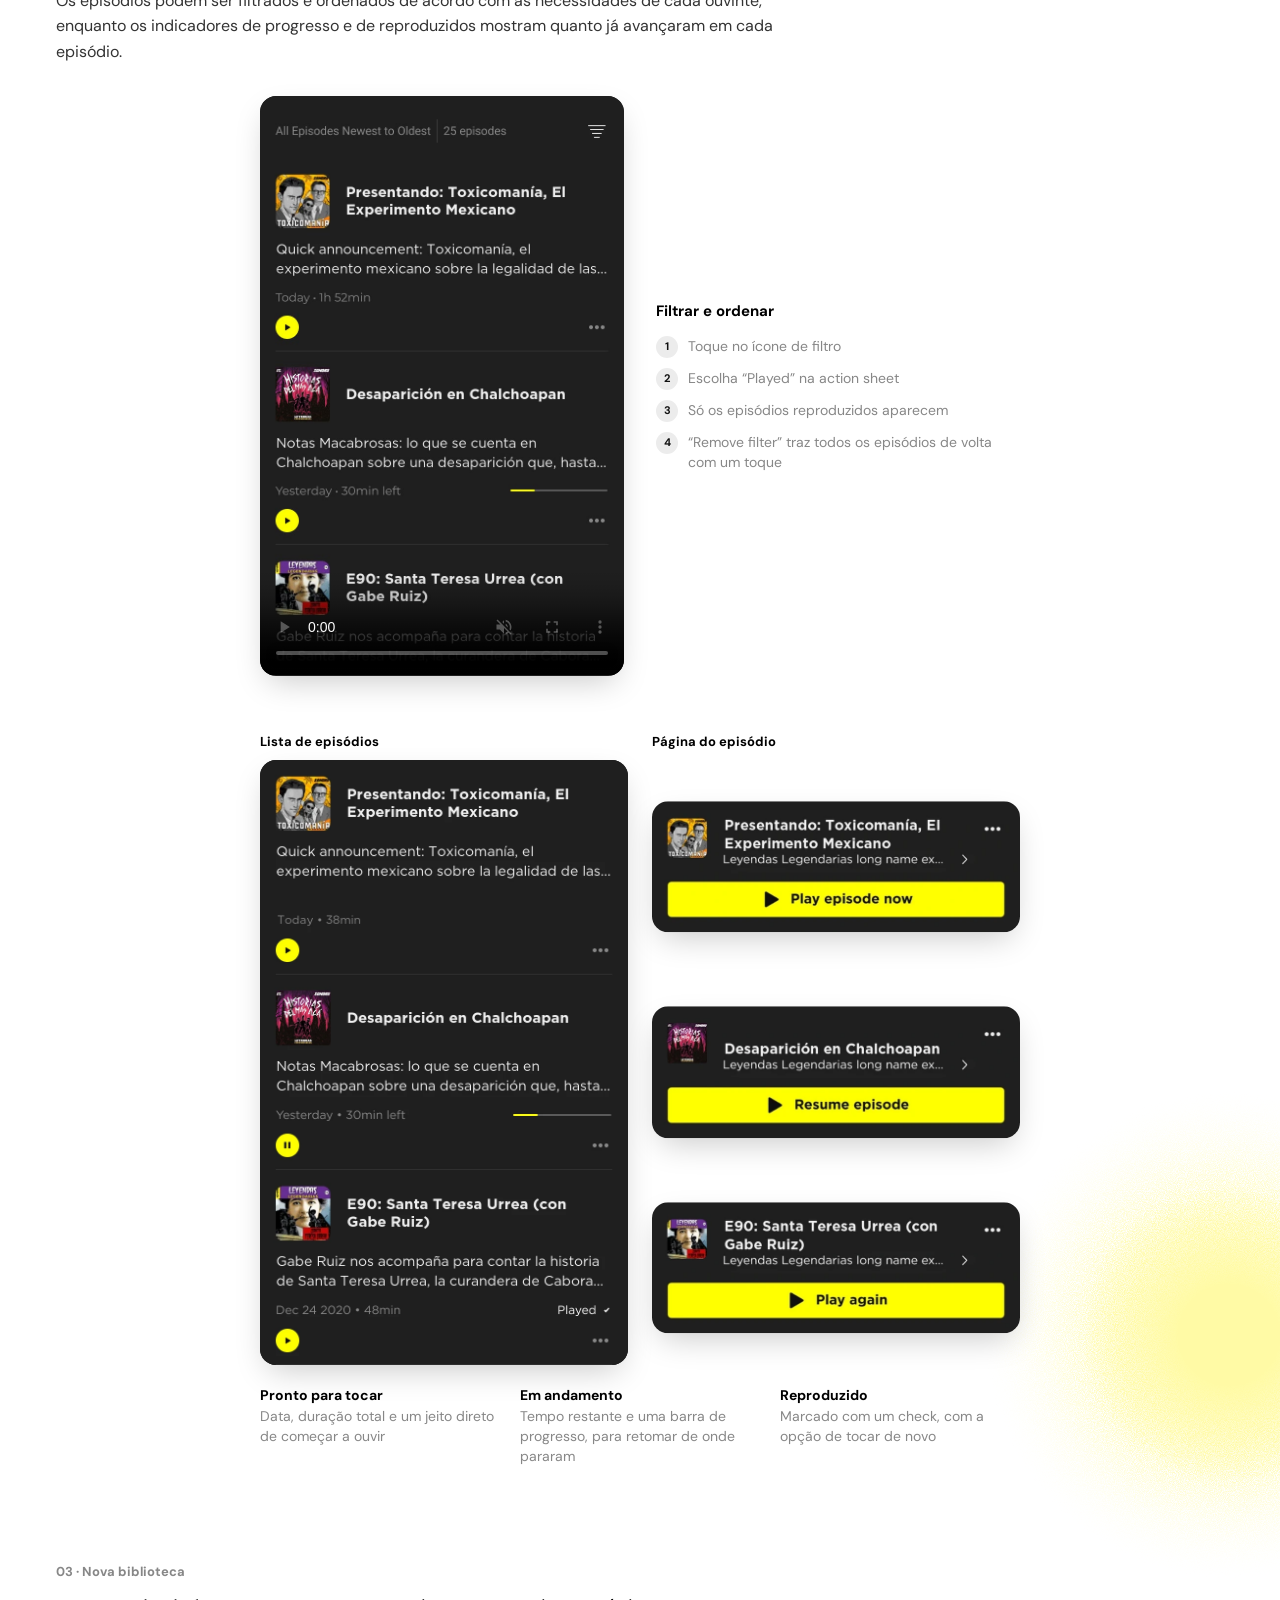
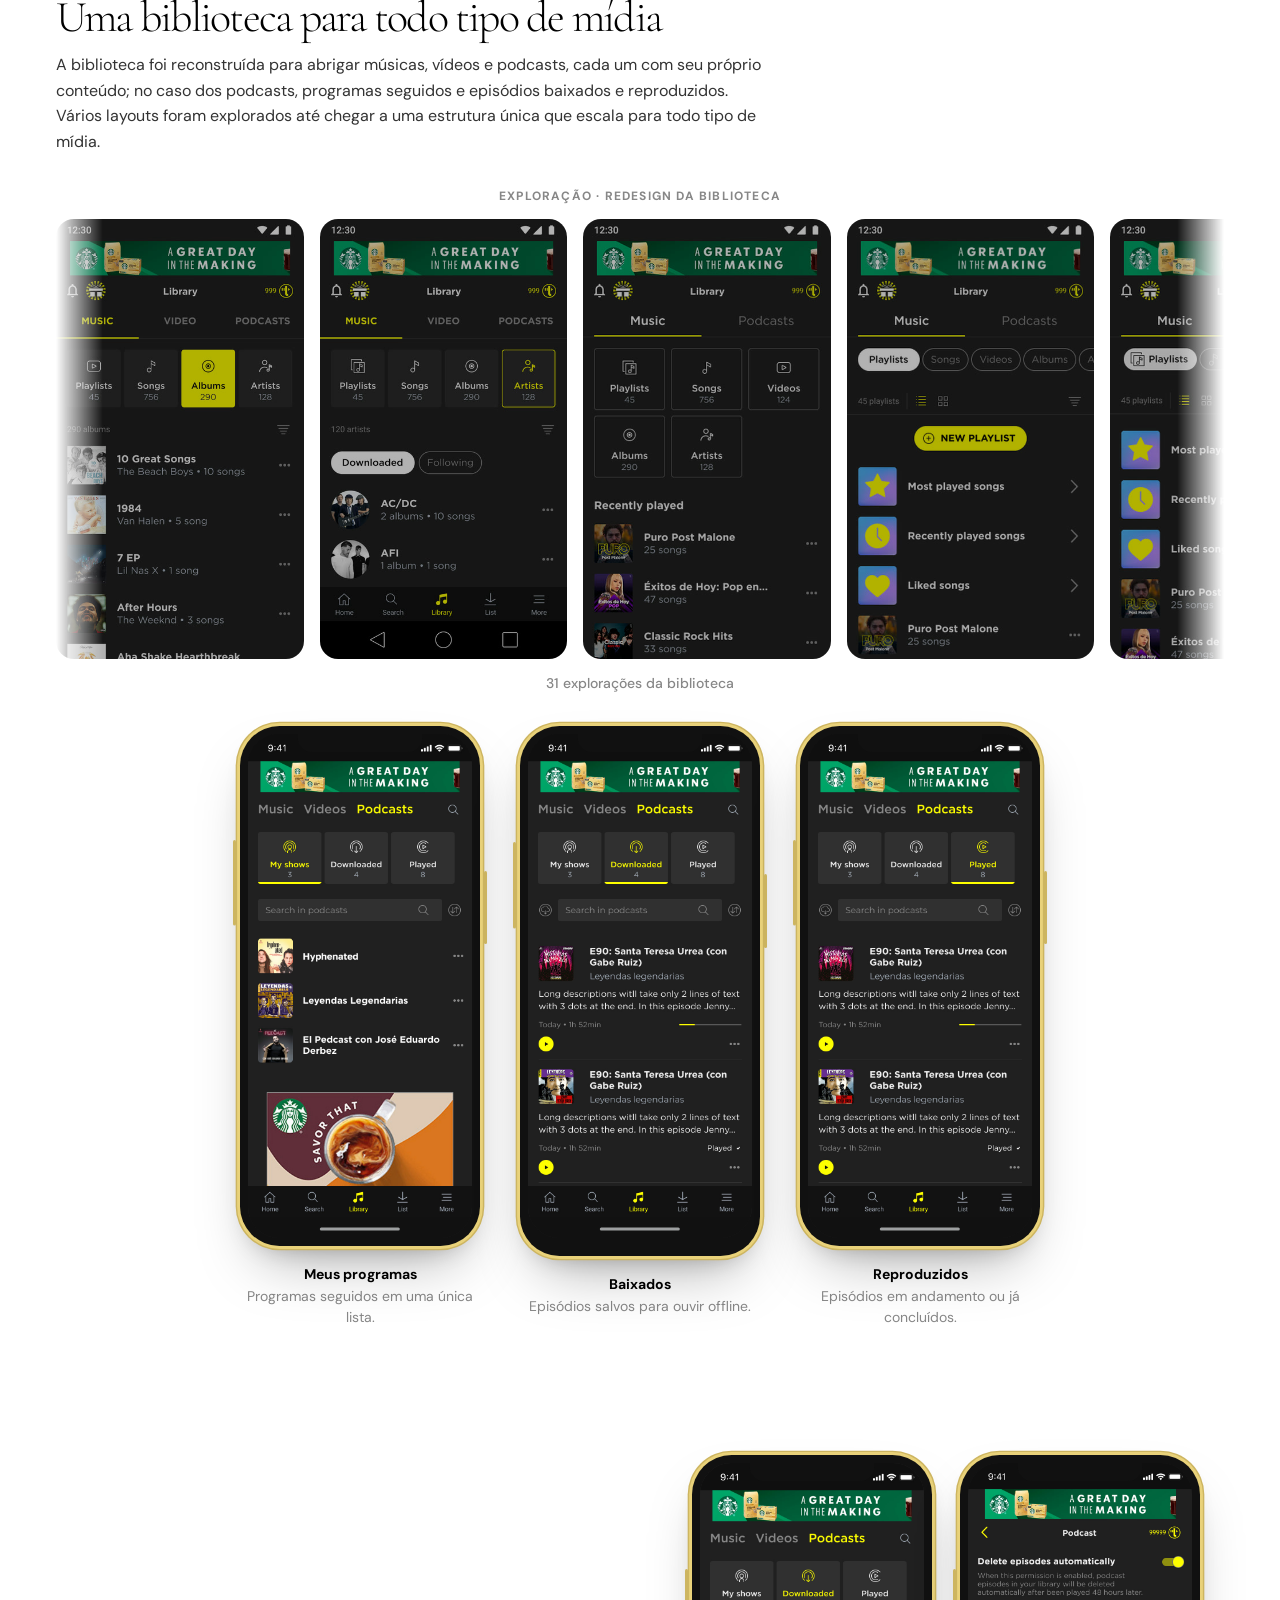
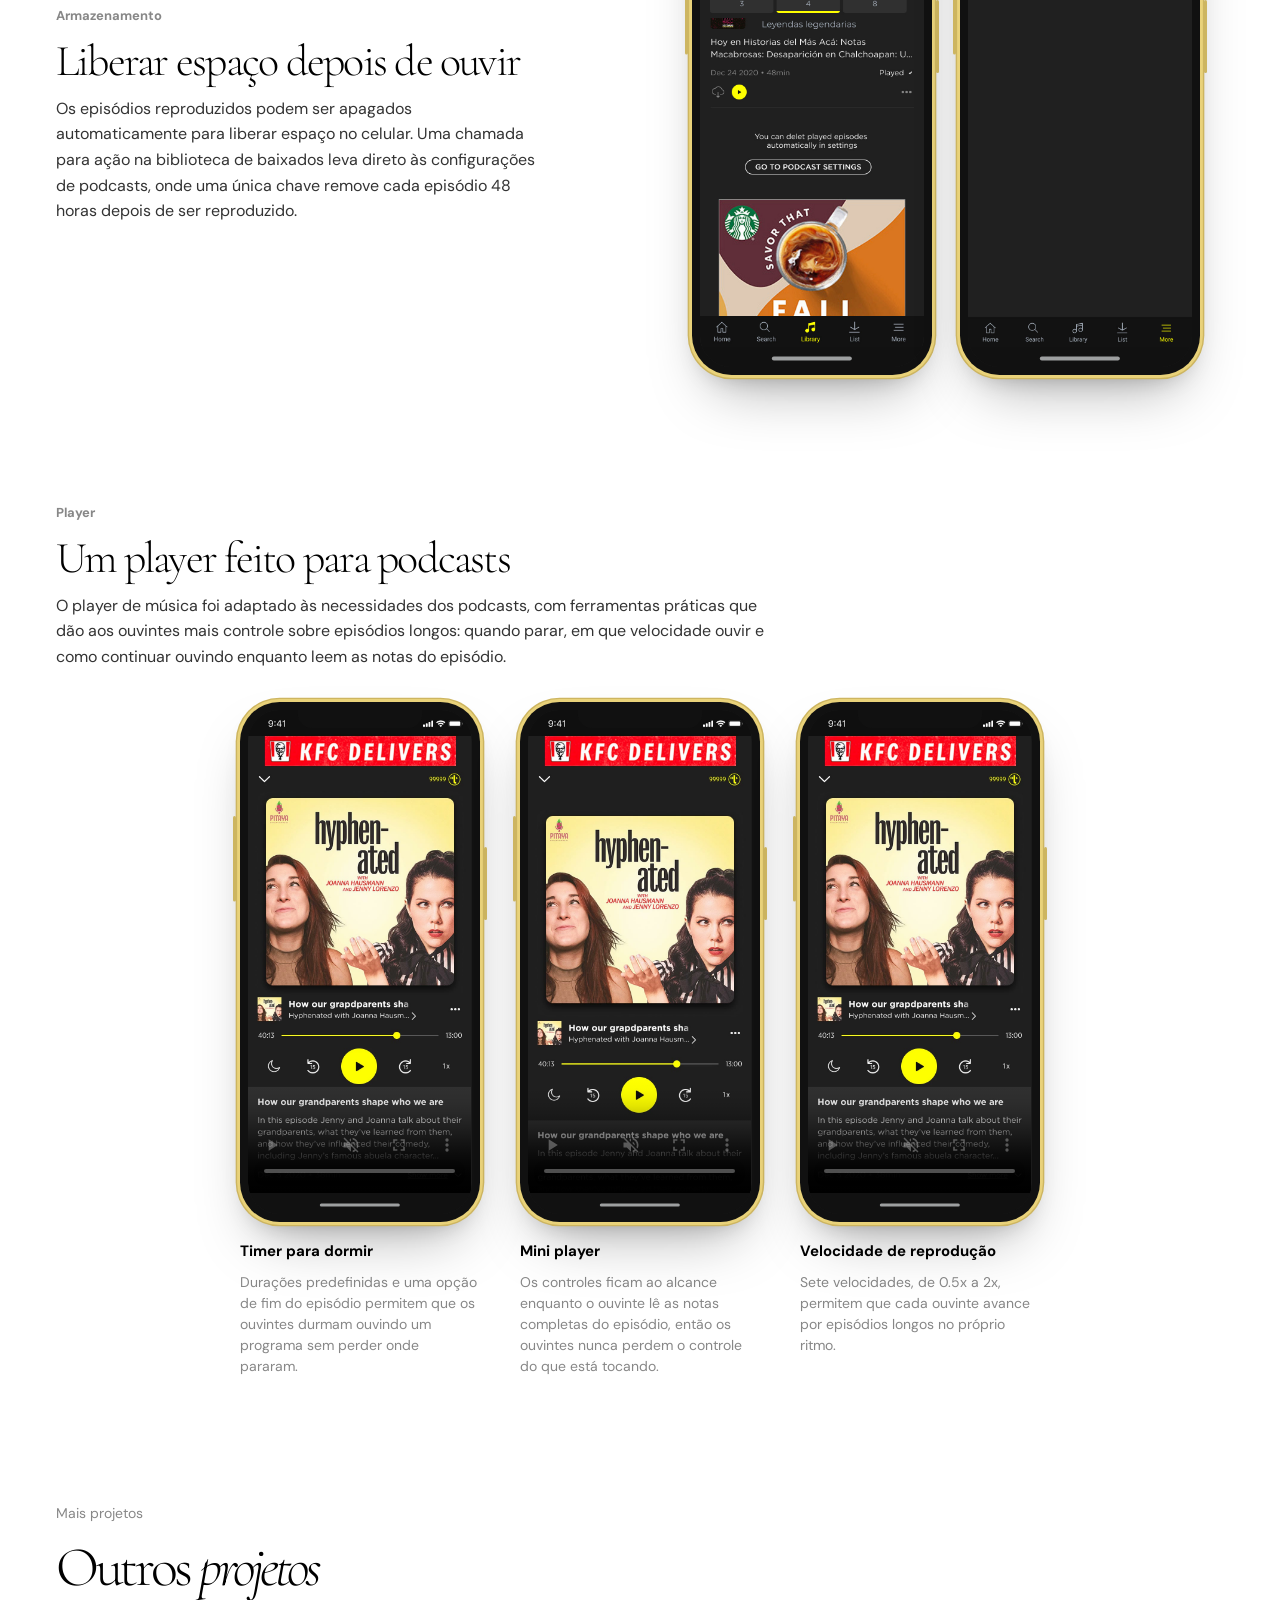
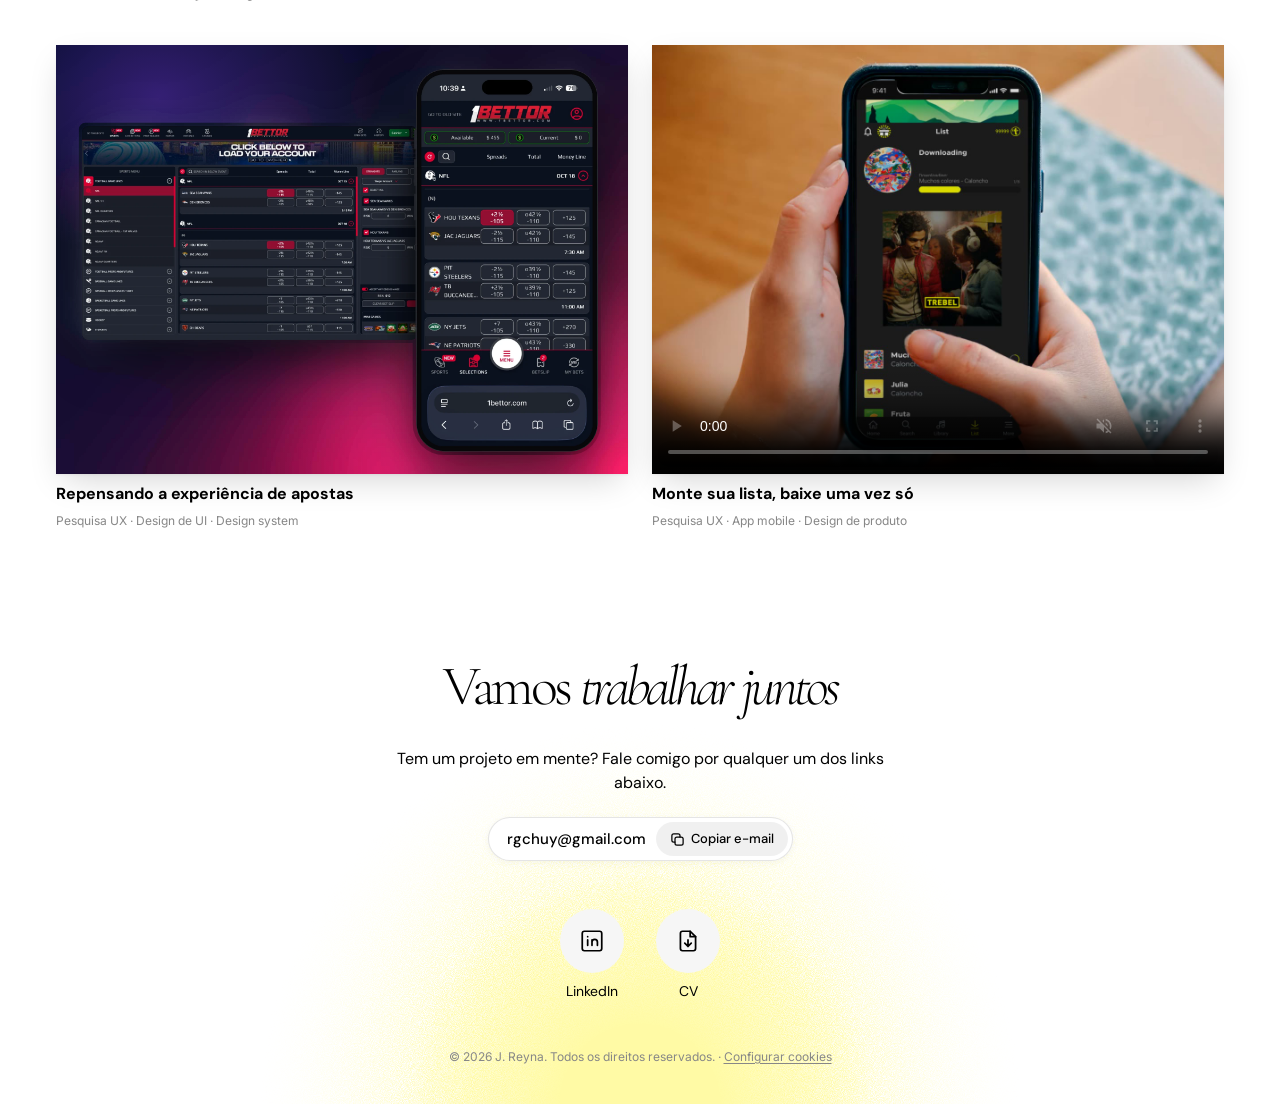
<file: pt/project-3.html>
<!doctype html>
<html lang="pt-BR">
<head>
  <meta charset="utf-8">
  <meta name="viewport" content="width=device-width, initial-scale=1">
  <title>Podcasts integrados ao TREBEL — J. Reyna</title>
  <meta name="description" content="Podcasts integrados ao TREBEL: uma experiência de podcasts nativa, projetada em torno das limitações dos usuários do TREBEL.">
  <link rel="preconnect" href="https://fonts.googleapis.com">
  <link rel="preconnect" href="https://fonts.gstatic.com" crossorigin>
  <link href="https://fonts.googleapis.com/css2?family=Cormorant+Garamond:ital,wght@0,300;1,300&family=DM+Sans:wght@400;500;700&family=Inter:wght@400&display=swap" rel="stylesheet">
  <link rel="stylesheet" href="../styles.css?v=147">
</head>
<body class="has-orbs" style="--project-color: #FFF200;">

  <!-- Grainy gradient orbs in TREBEL yellow -->
  <div class="orbs" aria-hidden="true">
    <span class="orb orb--1"></span>
    <span class="orb orb--2"></span>
    <span class="orb orb--3"></span>
  </div>

  <!-- ============ HEADER (fixed; becomes a floating bubble on scroll) ============ -->
  <header class="site-header" id="header">
    <div class="header-inner">
      <nav class="nav-left" aria-label="Principal">
        <a class="pill pill--soft" href="index.html#work">Projetos</a>
      </nav>

      <a class="wordmark" href="index.html" aria-label="J. Reyna — início">
        <span>J. Reyna</span>
        <span class="wordmark-sub">Portfólio</span>
      </a>

      <div class="nav-right">
        <nav class="lang-switch" aria-label="Idioma"><a href="../project-3.html" hreflang="en" lang="en">EN</a><a href="../es/project-3.html" hreflang="es" lang="es">ES</a><a href="../pt/project-3.html" hreflang="pt-BR" lang="pt-BR" aria-current="page">PT</a></nav>
        <span class="availability"><i class="dot" aria-hidden="true"></i><span class="availability-text">Disponível para projetos</span></span>
        <a class="pill pill--black" href="#contact">Contato</a>
      </div>
    </div>
  </header>

  <main id="top">

    <!-- ============ TITLE + INTRO ============ -->
    <section class="hero project-hero">
      <p class="eyebrow"><a href="index.html#work">← Todos os projetos</a></p>
      <h1 class="display">Podcasts integrados <em>ao TREBEL</em></h1>
      <p class="lead">O consumo de podcasts cresceu em 2021, abrindo espaço para novos produtos e novos públicos. O formato chegou ao TREBEL como uma experiência nativa, projetada em torno das limitações de seus usuários: poucos dados móveis e pouco armazenamento no celular.</p>
    </section>

    <!-- ============ PROJECT IMAGE · SHOWCASE: player + show page on rubber ============
         Screens are 750×1624 (2× iPhone 11). The show page is an MP4 with the header and nav bar pinned. -->
    <section class="project-image">
      <div class="rubber-scene">
        <div class="iphone"><div class="iphone__screen">
          <span class="iphone__notch"></span>
          <img src="../images/podcast-screens/7-player-indicator.webp?v=2" width="750" height="1624" alt="Player de podcasts com timer para dormir, avanços de 15 segundos e velocidade de reprodução" loading="lazy">
        </div></div>
        <div class="iphone"><div class="iphone__screen">
          <span class="iphone__notch"></span>
          <video src="../assets/trebel-podcast-show-scroll.mp4?v=3" poster="../assets/trebel-podcast-show-scroll-poster.jpg?v=3" width="750" height="1624" data-play-in-view muted loop playsinline preload="metadata" aria-label="Página de um programa de podcast rolando pelos episódios, com o cabeçalho e a barra de navegação fixos"></video>
        </div></div>
      </div>
    </section>

    <!-- ============ STORY (left) + FACTS (right) ============ -->
    <section class="section project-detail">
      <div class="story">
        <h2 class="display display--md">Em <em>resumo</em></h2>
        <div class="story-text">
          <p>À medida que o TREBEL crescia além dos downloads de música, novos conteúdos e recursos precisavam caber em um app que as pessoas já conheciam.</p>
          <p>O design se concentrou em integrar os podcasts, refinando os detalhes que mais importavam para o público do TREBEL sem sair do design system existente, para que o novo conteúdo parecesse nativo do app desde o primeiro lançamento.</p>
        </div>
      </div>
      <aside class="facts">
        <dl class="fact fact-meta">
          <div><dt>Cliente</dt><dd>TREBEL</dd></div>
          <div><dt>Ano</dt><dd>2021</dd></div>
          <div class="fact-role"><dt>Função</dt><dd>Senior UX/UI Designer (único designer)</dd></div>
        </dl>
        <div class="fact">
          <h3>Serviços</h3>
          <ul class="tags"><li>Design de UI</li><li>Design de interação</li><li>Design system</li><li>Design mobile</li></ul>
        </div>
        <div class="fact">
          <h3>Ferramentas</h3>
          <ul class="tags"><li>Figma</li></ul>
        </div>
      </aside>
    </section>

    <!-- ============ KEY FLOWS ============
         Placeholders: replace each .p3-ph (phone) or .p3-slot (image/video box) with an <img> or <video>. -->
    <section class="section" id="flows">
      <div class="section-head">
        <p class="eyebrow">Fluxos principais</p>
        <h2 class="display display--md">Da descoberta <em>à escuta</em></h2>
      </div>

      <div class="p3-flows">
        <!-- 01 · Introdução dos podcasts: copy, then episode · player · library -->
        <article class="p3-flow p3-flow--stack">
          <div class="p3-copy p3-copy--wide">
            <p class="p3-num">01 · Introdução dos podcasts</p>
            <h3>Integração de podcasts</h3>
            <p>Os podcasts foram integrados à estrutura existente do app: os programas aparecem entre as fileiras de música da tela inicial, cada um abre sua própria página, e uma nova seção de Podcasts na Biblioteca reúne tudo em um só lugar.</p>
          </div>
          <div class="pm-trio">
            <figure>
              <div class="iphone"><div class="iphone__screen iphone__screen--home">
                <span class="iphone__notch"></span>
                <video src="../assets/trebel-podcast-episode-scroll.mp4?v=3" poster="../assets/trebel-podcast-episode-scroll-poster.jpg?v=3" width="750" height="1624" data-play-in-view muted loop playsinline preload="metadata" aria-label="Página do episódio rolando do botão Resume episode até os episódios relacionados, com o cabeçalho e a barra de abas fixos"></video>
                <span class="iphone__home" aria-hidden="true"></span>
              </div></div>
              <figcaption>Página do episódio</figcaption>
            </figure>
            <figure>
              <div class="iphone"><div class="iphone__screen">
                <span class="iphone__notch"></span>
                <img src="../images/podcast-screens/5-player.webp" width="750" height="1624" alt="Player de podcasts com timer para dormir, avanços de 15 segundos e velocidade de reprodução" loading="lazy">
              </div></div>
              <figcaption>Player</figcaption>
            </figure>
            <figure>
              <div class="iphone"><div class="iphone__screen iphone__screen--home">
                <span class="iphone__notch"></span>
                <video src="../assets/trebel-podcast-library-scroll.mp4?v=2" poster="../assets/trebel-podcast-library-scroll-poster.jpg?v=2" width="750" height="1624" data-play-in-view muted loop playsinline preload="metadata" aria-label="Biblioteca rolando pelos episódios de podcast baixados, com o cabeçalho e a barra de abas fixos"></video>
                <span class="iphone__home" aria-hidden="true"></span>
              </div></div>
              <figcaption>Biblioteca · Baixados</figcaption>
            </figure>
          </div>
        </article>

        <!-- 02 · Filtrar e ordenar: copy, then small media slots -->
        <article class="p3-flow p3-flow--stack">
          <div class="p3-copy">
            <p class="p3-num">02 · Filtrar e ordenar</p>
            <h3>Detalhes que melhoram a experiência</h3>
            <p>Os episódios podem ser filtrados e ordenados de acordo com as necessidades de cada ouvinte, enquanto os indicadores de progresso e de reproduzidos mostram quanto já avançaram em cada episódio.</p>
          </div>
          <div class="p3-filter-row">
            <figure class="p3-slot p3-slot--filled"><video id="filter-demo" src="../assets/trebel-podcast-filter.mp4?v=6" poster="../assets/trebel-podcast-filter-poster.jpg?v=6" width="750" height="1194" data-play-in-view muted loop playsinline preload="metadata" aria-label="Filtrando episódios: o ícone de filtro abre uma action sheet, Played é selecionado e só ficam os episódios reproduzidos; depois o botão Remove filter é destacado e tocado para mostrar todos os episódios de novo"></video></figure>
            <div class="p3-filter-copy">
              <h4>Filtrar e ordenar</h4>
              <ol class="p3-steps" data-steps-for="filter-demo">
                <li data-from="0">Toque no ícone de filtro</li>
                <li data-from="1.2">Escolha “Played” na action sheet</li>
                <li data-from="3.4">Só os episódios reproduzidos aparecem</li>
                <li data-from="5">“Remove filter” traz todos os episódios de volta com um toque</li>
              </ol>
            </div>
          </div>
          <div class="p3-states-compare">
            <figure class="p3-slot p3-slot--filled"><img src="../images/podcast-screens/episode-cards-progress.webp?v=5" width="750" height="1234" alt="Lista de episódios com três estados: pronto para tocar com um botão de play, em andamento com um botão de pausa, tempo restante e barra de progresso, e reproduzido com um check" loading="lazy"><figcaption>Lista de episódios</figcaption></figure>
            <figure class="p3-ep-stack"><figcaption>Página do episódio</figcaption>
              <img src="../images/podcast-screens/episode-page-play-now.webp" width="750" height="268" alt="Cabeçalho da página de um episódio novo com o botão Play episode now" loading="lazy" style="--y: 17.7%">
              <img src="../images/podcast-screens/episode-page-resume.webp" width="750" height="268" alt="Cabeçalho da página de um episódio em andamento com o botão Resume episode" loading="lazy" style="--y: 51.6%">
              <img src="../images/podcast-screens/episode-page-play-again.webp" width="750" height="268" alt="Cabeçalho da página de um episódio reproduzido com o botão Play again" loading="lazy" style="--y: 83.9%">
            </figure>
            <ul class="p3-states p3-states--row">
              <li><b>Pronto para tocar</b> Data, duração total e um jeito direto de começar a ouvir</li>
              <li><b>Em andamento</b> Tempo restante e uma barra de progresso, para retomar de onde pararam</li>
              <li><b>Reproduzido</b> Marcado com um check, com a opção de tocar de novo</li>
            </ul>
          </div>
        </article>

        <!-- 03 · Nova biblioteca: video of explored layouts, then 3 states -->
        <article class="p3-flow p3-flow--stack">
          <div class="p3-copy">
            <p class="p3-num">03 · Nova biblioteca</p>
            <h3>Uma biblioteca para todo tipo de mídia</h3>
            <p>A biblioteca foi reconstruída para abrigar músicas, vídeos e podcasts, cada um com seu próprio conteúdo; no caso dos podcasts, programas seguidos e episódios baixados e reproduzidos. Vários layouts foram explorados até chegar a uma estrutura única que escala para todo tipo de mídia.</p>
          </div>
          <figure class="p3-explore p3-explore--marquee">
            <div class="p3-marquee" role="img" aria-label="Explorações de layout da biblioteca rolando da direita para a esquerda: abas, cards de categoria, chips e listas">
              <div class="p3-marquee__track" aria-hidden="true"><img src="../images/project-3-explore-01.jpg" width="432" height="768" alt=""><img src="../images/project-3-explore-02.jpg" width="432" height="768" alt=""><img src="../images/project-3-explore-03.jpg" width="432" height="768" alt=""><img src="../images/project-3-explore-04.jpg" width="432" height="768" alt=""><img src="../images/project-3-explore-05.jpg" width="432" height="768" alt=""><img src="../images/project-3-explore-06.jpg" width="432" height="768" alt=""><img src="../images/project-3-explore-07.jpg" width="432" height="768" alt=""><img src="../images/project-3-explore-08.jpg" width="432" height="768" alt=""><img src="../images/project-3-explore-09.jpg" width="432" height="768" alt=""><img src="../images/project-3-explore-10.jpg" width="432" height="768" alt=""><img src="../images/project-3-explore-11.jpg" width="432" height="768" alt=""><img src="../images/project-3-explore-12.jpg" width="432" height="768" alt=""><img src="../images/project-3-explore-13.jpg" width="432" height="768" alt=""><img src="../images/project-3-explore-14.jpg" width="432" height="768" alt=""><img src="../images/project-3-explore-15.jpg" width="432" height="768" alt=""><img src="../images/project-3-explore-16.jpg" width="432" height="768" alt=""><img src="../images/project-3-explore-17.jpg" width="432" height="768" alt=""><img src="../images/project-3-explore-18.jpg" width="432" height="768" alt=""><img src="../images/project-3-explore-19.jpg" width="432" height="768" alt=""><img src="../images/project-3-explore-20.jpg" width="432" height="768" alt=""><img src="../images/project-3-explore-21.jpg" width="432" height="768" alt=""><img src="../images/project-3-explore-22.jpg" width="432" height="768" alt=""><img src="../images/project-3-explore-23.jpg" width="432" height="768" alt=""><img src="../images/project-3-explore-24.jpg" width="432" height="768" alt=""><img src="../images/project-3-explore-25.jpg" width="432" height="768" alt=""><img src="../images/project-3-explore-26.jpg" width="432" height="768" alt=""><img src="../images/project-3-explore-27.jpg" width="432" height="768" alt=""><img src="../images/project-3-explore-28.jpg" width="432" height="768" alt=""><img src="../images/project-3-explore-29.jpg" width="432" height="768" alt=""><img src="../images/project-3-explore-30.jpg" width="432" height="768" alt=""><img src="../images/project-3-explore-31.jpg" width="432" height="768" alt=""><img src="../images/project-3-explore-01.jpg" width="432" height="768" alt=""><img src="../images/project-3-explore-02.jpg" width="432" height="768" alt=""><img src="../images/project-3-explore-03.jpg" width="432" height="768" alt=""><img src="../images/project-3-explore-04.jpg" width="432" height="768" alt=""><img src="../images/project-3-explore-05.jpg" width="432" height="768" alt=""><img src="../images/project-3-explore-06.jpg" width="432" height="768" alt=""><img src="../images/project-3-explore-07.jpg" width="432" height="768" alt=""><img src="../images/project-3-explore-08.jpg" width="432" height="768" alt=""><img src="../images/project-3-explore-09.jpg" width="432" height="768" alt=""><img src="../images/project-3-explore-10.jpg" width="432" height="768" alt=""><img src="../images/project-3-explore-11.jpg" width="432" height="768" alt=""><img src="../images/project-3-explore-12.jpg" width="432" height="768" alt=""><img src="../images/project-3-explore-13.jpg" width="432" height="768" alt=""><img src="../images/project-3-explore-14.jpg" width="432" height="768" alt=""><img src="../images/project-3-explore-15.jpg" width="432" height="768" alt=""><img src="../images/project-3-explore-16.jpg" width="432" height="768" alt=""><img src="../images/project-3-explore-17.jpg" width="432" height="768" alt=""><img src="../images/project-3-explore-18.jpg" width="432" height="768" alt=""><img src="../images/project-3-explore-19.jpg" width="432" height="768" alt=""><img src="../images/project-3-explore-20.jpg" width="432" height="768" alt=""><img src="../images/project-3-explore-21.jpg" width="432" height="768" alt=""><img src="../images/project-3-explore-22.jpg" width="432" height="768" alt=""><img src="../images/project-3-explore-23.jpg" width="432" height="768" alt=""><img src="../images/project-3-explore-24.jpg" width="432" height="768" alt=""><img src="../images/project-3-explore-25.jpg" width="432" height="768" alt=""><img src="../images/project-3-explore-26.jpg" width="432" height="768" alt=""><img src="../images/project-3-explore-27.jpg" width="432" height="768" alt=""><img src="../images/project-3-explore-28.jpg" width="432" height="768" alt=""><img src="../images/project-3-explore-29.jpg" width="432" height="768" alt=""><img src="../images/project-3-explore-30.jpg" width="432" height="768" alt=""><img src="../images/project-3-explore-31.jpg" width="432" height="768" alt=""></div>
            </div>
            <p class="p3-explore__tag">Exploração · Redesign da biblioteca</p>
            <figcaption>31 explorações da biblioteca</figcaption>
          </figure>
          <!-- Library states: static screens (top of each image) with the header and tab bar shown; caption below each -->
          <div class="p3-phones p3-phones--3">
            <figure class="p3-phone-fig">
            <div class="iphone"><div class="iphone__screen iphone__screen--home p3-scrollscreen" style="--img-w: 720; --img-h: 1836; --head: 196; --foot: 100;">
              <span class="iphone__notch"></span>
              <div class="p3-scroll p3-scroll--static">
                <img src="../images/project-3-library-myshows.jpg" width="720" height="1836" alt="Biblioteca de podcasts, aba My shows: programas seguidos sob as abas Music, Videos e Podcasts" loading="lazy">
              </div>
              <div class="p3-fix p3-fix--head" aria-hidden="true"><img src="../images/project-3-library-myshows.jpg" alt=""></div>
              <div class="p3-fix p3-fix--foot" aria-hidden="true"><img src="../images/project-3-library-myshows.jpg" alt=""></div>
              <span class="iphone__home" aria-hidden="true"></span>
            </div></div>
              <figcaption><b>Meus programas</b>Programas seguidos em uma única lista.</figcaption>
            </figure>
            <figure class="p3-phone-fig">
            <div class="iphone"><div class="iphone__screen iphone__screen--home p3-scrollscreen" style="--img-w: 720; --img-h: 3220; --head: 196; --foot: 100;">
              <span class="iphone__notch"></span>
              <div class="p3-scroll p3-scroll--static">
                <img src="../images/project-3-library-downloaded.jpg" width="720" height="3220" alt="Biblioteca de podcasts, aba Downloaded: episódios baixados prontos para ouvir offline" loading="lazy">
              </div>
              <div class="p3-fix p3-fix--head" aria-hidden="true"><img src="../images/project-3-library-downloaded.jpg" alt=""></div>
              <div class="p3-fix p3-fix--foot" aria-hidden="true"><img src="../images/project-3-library-downloaded.jpg" alt=""></div>
              <span class="iphone__home" aria-hidden="true"></span>
            </div></div>
              <figcaption><b>Baixados</b>Episódios salvos para ouvir offline.</figcaption>
            </figure>
            <figure class="p3-phone-fig">
            <div class="iphone"><div class="iphone__screen iphone__screen--home p3-scrollscreen" style="--img-w: 720; --img-h: 3220; --head: 196; --foot: 100;">
              <span class="iphone__notch"></span>
              <div class="p3-scroll p3-scroll--static">
                <img src="../images/project-3-library-played.jpg" width="720" height="3220" alt="Biblioteca de podcasts, aba Played: episódios concluídos marcados como reproduzidos" loading="lazy">
              </div>
              <div class="p3-fix p3-fix--head" aria-hidden="true"><img src="../images/project-3-library-played.jpg" alt=""></div>
              <div class="p3-fix p3-fix--foot" aria-hidden="true"><img src="../images/project-3-library-played.jpg" alt=""></div>
              <span class="iphone__home" aria-hidden="true"></span>
            </div></div>
              <figcaption><b>Reproduzidos</b>Episódios em andamento ou já concluídos.</figcaption>
            </figure>
          </div>
        </article>
      </div>
    </section>

    <!-- ============ SAVING SPACE (auto-remove finished episodes) ============ -->
    <section class="section">
      <article class="p3-flow">
        <div class="p3-copy">
          <p class="p3-num">Armazenamento</p>
          <h3>Liberar espaço depois de ouvir</h3>
          <p>Os episódios reproduzidos podem ser apagados automaticamente para liberar espaço no celular. Uma chamada para ação na biblioteca de baixados leva direto às configurações de podcasts, onde uma única chave remove cada episódio 48 horas depois de ser reproduzido.</p>
        </div>
        <div class="p3-phones">
          <!-- Downloaded library, shown scrolled down: the "Go to podcast settings" button sits in the middle of the screen.
                 Fixed header = status bar + ad banner + Music/Videos/Podcasts tabs + the 3 library squares (500 px); tab bar = 100 px.
                 --shift = how far the image is moved up, as a % of its width (1456 of 720 px). -->
          <div class="iphone"><div class="iphone__screen iphone__screen--home p3-scrollscreen" style="--img-w: 720; --img-h: 3220; --head: 500; --foot: 100;">
              <span class="iphone__notch"></span>
              <div class="p3-scroll p3-scroll--static">
                <img src="../images/project-3-library-downloaded.jpg" width="720" height="3220" alt="Podcasts baixados na Biblioteca, rolada até a mensagem: You can delete played episodes automatically in settings, com o botão Go to podcast settings" loading="lazy" style="margin-top: -202.29%;">
              </div>
              <div class="p3-fix p3-fix--head" aria-hidden="true"><img src="../images/project-3-library-downloaded.jpg" alt=""></div>
              <div class="p3-fix p3-fix--foot" aria-hidden="true"><img src="../images/project-3-library-downloaded.jpg" alt=""></div>
              <span class="iphone__home" aria-hidden="true"></span>
            </div></div>
          <div class="iphone"><div class="iphone__screen iphone__screen--home">
              <span class="iphone__notch"></span>
              <img src="../images/project-3-settings-delete-episodes.jpg" width="750" height="1624" alt="Configurações de podcasts com a chave Delete episodes automatically ativada: os episódios reproduzidos são removidos da biblioteca 48 horas depois" loading="lazy">
              <span class="iphone__home" aria-hidden="true"></span>
            </div></div>
        </div>
      </article>
    </section>

    <!-- ============ PODCAST PLAYER ============ -->
    <section class="section">
      <article class="p3-flow p3-flow--stack">
        <div class="p3-copy">
          <p class="p3-num">Player</p>
          <h3>Um player feito para podcasts</h3>
          <p>O player de música foi adaptado às necessidades dos podcasts, com ferramentas práticas que dão aos ouvintes mais controle sobre episódios longos: quando parar, em que velocidade ouvir e como continuar ouvindo enquanto leem as notas do episódio.</p>
        </div>
        <div class="p3-phones p3-phones--3 p3-player">
          <figure class="p3-player-demo">
            <div class="iphone"><div class="iphone__screen iphone__screen--home">
              <span class="iphone__notch"></span>
              <video id="player-timer" src="../assets/trebel-podcast-player-timer.mp4" poster="../assets/trebel-podcast-player-timer-poster.jpg" width="750" height="1624" data-play-in-view muted loop playsinline preload="metadata" aria-label="Timer para dormir: a lua abre uma action sheet, 15 minutos são escolhidos, uma snackbar confirma e, ao tocar de novo, aparecem 8 minutos restantes com a opção de desligar o timer"></video>
              <span class="iphone__home" aria-hidden="true"></span>
            </div></div>
            <figcaption>
              <h4>Timer para dormir</h4>
              <p>Durações predefinidas e uma opção de fim do episódio permitem que os ouvintes durmam ouvindo um programa sem perder onde pararam.</p>
            </figcaption>
          </figure>
          <figure class="p3-player-demo">
            <div class="iphone"><div class="iphone__screen iphone__screen--home">
              <span class="iphone__notch"></span>
              <video id="player-scroll" src="../assets/trebel-podcast-player-scroll.mp4" poster="../assets/trebel-podcast-player-scroll-poster.jpg" width="750" height="1624" data-play-in-view muted loop playsinline preload="metadata" aria-label="Show more expande a descrição do episódio; ao rolar para baixo, o player se recolhe em um mini player sob o cabeçalho, e ao rolar para cima o player completo volta"></video>
              <span class="iphone__home" aria-hidden="true"></span>
            </div></div>
            <figcaption>
              <h4>Mini player</h4>
              <p>Os controles ficam ao alcance enquanto o ouvinte lê as notas completas do episódio, então os ouvintes nunca perdem o controle do que está tocando.</p>
            </figcaption>
          </figure>
          <figure class="p3-player-demo">
            <div class="iphone"><div class="iphone__screen iphone__screen--home">
              <span class="iphone__notch"></span>
              <video id="player-speed" src="../assets/trebel-podcast-player-speed.mp4" poster="../assets/trebel-podcast-player-speed-poster.jpg" width="750" height="1624" data-play-in-view muted loop playsinline preload="metadata" aria-label="Velocidade de reprodução: o controle 1x abre uma action sheet, 1.5x é escolhido, o controle e uma snackbar confirmam, e a sheet mantém 1.5x destacado ao ser aberta de novo"></video>
              <span class="iphone__home" aria-hidden="true"></span>
            </div></div>
            <figcaption>
              <h4>Velocidade de reprodução</h4>
              <p>Sete velocidades, de 0.5x a 2x, permitem que cada ouvinte avance por episódios longos no próprio ritmo.</p>
            </figcaption>
          </figure>
        </div>
      </article>
    </section>

    <!-- ============ MORE PROJECTS ============ -->
    <section class="section" id="more">
      <div class="section-head">
        <p class="eyebrow">Mais projetos</p>
        <h2 class="display display--md">Outros <em>projetos</em></h2>
      </div>
      <div class="more-grid">
        <a class="more-card" href="project-1.html">
          <span class="thumb thumb--more motion-shot"><img src="../images/project-1-cover-bg.jpg" alt="Repensando a experiência de apostas — experiência de apostas no desktop e no celular">
            <svg class="shot-bg" viewBox="0 0 2000 1500" preserveAspectRatio="xMidYMid slice" aria-hidden="true"><defs><radialGradient id="p1c-g1"><stop offset="0" stop-color="#e0194a" stop-opacity=".55"/><stop offset="1" stop-color="#e0194a" stop-opacity="0"/></radialGradient><radialGradient id="p1c-g2"><stop offset="0" stop-color="#6a2bd1" stop-opacity=".45"/><stop offset="1" stop-color="#6a2bd1" stop-opacity="0"/></radialGradient><mask id="p1c-m"><rect width="2000" height="1500" fill="#fff"/><rect x="80" y="272" width="1200" height="770" rx="22" fill="#000"/><rect x="1247" y="72" width="658" height="1362" rx="110" fill="#000"/></mask></defs><g mask="url(#p1c-m)"><ellipse class="shot-glow shot-glow--1" cx="1560" cy="1380" rx="840" ry="630" fill="url(#p1c-g1)"/><ellipse class="shot-glow shot-glow--2" cx="360" cy="180" rx="760" ry="570" fill="url(#p1c-g2)"/></g></svg><span class="shot-layer shot-layer--desk" style="left:4.600%;top:18.800%;width:58.500%;height:49.933%;border-radius:1.71% / 2.67%;background-image:url('../images/project-1-cover.webp');background-size:170.940% 200.267%;background-position:11.084% 37.550%;" aria-hidden="true"></span><span class="shot-layer shot-layer--phone" style="left:62.900%;top:5.533%;width:31.800%;height:89.200%;border-radius:15.72% / 7.47%;background-image:url('../images/project-1-cover.webp');background-size:314.465% 112.108%;background-position:92.229% 51.235%;" aria-hidden="true"></span></span>
          <span class="more-title">Repensando a experiência de apostas</span>
          <span class="meta">Pesquisa UX · Design de UI · Design system</span>
        </a>
        <a class="more-card" href="project-2.html">
          <span class="thumb thumb--more"><video src="../assets/trebel-download-two-songs.mp4" poster="../assets/trebel-download-two-songs-poster.jpg" width="1280" height="960" data-play-in-view muted loop playsinline preload="metadata" aria-label="Monte sua lista, baixe uma vez só — mãos segurando um iPhone enquanto o TREBEL baixa duas músicas de uma fila de 8, com um anúncio exibido durante o download"></video></span>
          <span class="more-title">Monte sua lista, baixe uma vez só</span>
          <span class="meta">Pesquisa UX · App mobile · Design de produto</span>
        </a>
      </div>
    </section>
  </main>

  <!-- ============ FOOTER / CONTACT ============ -->
  <footer class="footer" id="contact">
    <span class="orb orb--footer" aria-hidden="true"></span>
    <h2 class="display display--md">Vamos <em>trabalhar juntos</em></h2>
    <p class="lead lead--center">Tem um projeto em mente? Fale comigo por qualquer um dos links abaixo.</p>

    <div class="email-pill">
      <span class="email-pill__addr">rgchuy@gmail.com</span>
      <button type="button" class="email-pill__btn" data-copy-email="rgchuy@gmail.com" aria-label="Copiar o endereço de e-mail rgchuy@gmail.com">
        <svg viewBox="0 0 24 24" fill="none" stroke="currentColor" stroke-width="2" stroke-linecap="round" stroke-linejoin="round" aria-hidden="true"><rect x="8" y="8" width="13" height="13" rx="3"/><path d="M16 8V6a3 3 0 0 0-3-3H6a3 3 0 0 0-3 3v7a3 3 0 0 0 3 3h2"/></svg>
        <span class="email-pill__label">Copiar e-mail</span>
      </button>
    </div>

    <ul class="contact-icons">
      <li>
        <a class="icon-btn" href="https://www.linkedin.com/in/jesus-reyna-gonzalez-114232109/" target="_blank" rel="noopener" aria-label="LinkedIn">
          <svg viewBox="0 0 24 24" fill="none" stroke="currentColor" stroke-width="1.6" stroke-linecap="round" stroke-linejoin="round"><rect x="3" y="3" width="18" height="18" rx="2"/><path d="M8 11v5M8 8v.01M12 16v-5M12 13a2.5 2.5 0 0 1 5 0v3"/></svg>
        </a>
        <span>LinkedIn</span>
      </li>
      <li>
        <a class="icon-btn" href="../Jesus-Reyna-Senior-UX-UI-Product-Designer-CV-PT.pdf" download aria-label="Baixar currículo (PDF)">
          <svg viewBox="0 0 24 24" fill="none" stroke="currentColor" stroke-width="1.6" stroke-linecap="round" stroke-linejoin="round"><path d="M14 3H7a2 2 0 0 0-2 2v14a2 2 0 0 0 2 2h10a2 2 0 0 0 2-2V8z"/><path d="M14 3v5h5M12 11v6M9 14l3 3 3-3"/></svg>
        </a>
        <span>CV</span>
      </li>
    </ul>

    <p class="meta">© <span id="year">2026</span> J. Reyna. Todos os direitos reservados.</p>
  </footer>

  <script src="../script.js?v=38"></script>
  <script>
    // Filter demo: highlight the step that matches the video
    document.querySelectorAll('[data-steps-for]').forEach(function (list) {
      var v = document.getElementById(list.dataset.stepsFor), items = list.querySelectorAll('li');
      v.addEventListener('timeupdate', function () {
        var i = 0; items.forEach(function (li, k) { if (v.currentTime >= +li.dataset.from) i = k; });
        items.forEach(function (li, k) { li.classList.toggle('is-active', k === i); });
      });
    });
  </script>
</body>
</html>
</file>
<file: styles.css>
/* Style reference: DESIGN-2.md (Bajgart Office) — white gallery wall, serif display + compact sans. */

:root {
  --color-gallery-white: #ffffff;
  --color-ink: #000000;
  --color-paper-gray: #f6f6f6;
  --color-quiet-gray: #878787;
  --color-availability-green: #189e48;
  --grid-line: rgba(0, 0, 0, 0.06);

  --font-display: 'Cormorant Garamond', 'Rhymes Text Light', Georgia, 'Times New Roman', serif;
  --font-sans: 'DM Sans', 'Saans Regular', ui-sans-serif, system-ui, -apple-system, 'Segoe UI', Roboto, sans-serif;
  --font-meta: 'Inter', ui-sans-serif, system-ui, sans-serif;

  --radius-pill: 50px;
  --radius-pill-lg: 60px;

  --section-gap: 64px;
  --page-pad: clamp(20px, 5vw, 56px);
}

*, *::before, *::after { box-sizing: border-box; }
html { scroll-behavior: smooth; scroll-padding-top: 96px; }
body {
  margin: 0;
  background: var(--color-gallery-white);
  color: var(--color-ink);
  font-family: var(--font-sans);
  font-size: 16px;
  line-height: 1.5;
  -webkit-font-smoothing: antialiased;
  overflow-x: clip;
}
a { color: inherit; text-decoration: none; }
ul { list-style: none; margin: 0; padding: 0; }
h1, h2, h3, p { margin: 0; }
:focus-visible { outline: 2px solid var(--color-ink); outline-offset: 3px; }

/* ---------- Typography ---------- */
.display {
  font-family: var(--font-display);
  font-weight: 300;
  font-size: clamp(44px, 8vw, 72px);
  line-height: 1;
  letter-spacing: -0.06em;
}
.display--md {
  font-size: clamp(38px, 6vw, 56px);
  line-height: 1.05;
  letter-spacing: -0.06em;
}
.display em { font-style: italic; font-weight: 300; letter-spacing: -0.07em; }
.lead { max-width: 520px; margin-top: 32px; }
.lead--center { margin-inline: auto; text-align: center; }
.eyebrow { font-size: 14px; line-height: 1.21; color: var(--color-quiet-gray); margin-bottom: 16px; }
.meta { font-family: var(--font-meta); font-size: 12px; line-height: 1.2; color: var(--color-quiet-gray); }

/* ---------- Pills & buttons ---------- */
.pill, .btn {
  display: inline-flex; align-items: center; justify-content: center;
  font-size: 14px; line-height: 1.21; font-weight: 500;
  white-space: nowrap; border: 0; cursor: pointer;
  transition: opacity .2s ease, background-color .2s ease;
}
.pill { padding: 8px 16px; border-radius: var(--radius-pill); }
.btn  { padding: 12px 20px; border-radius: var(--radius-pill-lg); }
.pill--soft, .btn--soft { background: var(--color-paper-gray); color: var(--color-ink); }
.pill--black, .btn--black { background: var(--color-ink); color: var(--color-gallery-white); }
.pill:hover, .btn:hover { opacity: .72; }

.tags { display: flex; flex-wrap: wrap; gap: 8px; }
.tags li {
  background: var(--color-paper-gray); color: var(--color-ink);
  padding: 8px 16px; border-radius: var(--radius-pill);
  font-size: 14px; line-height: 1.21;
}
.tags--small li { font-size: 12px; padding: 6px 12px; }

.dot {
  display: inline-block; width: 8px; height: 8px; border-radius: 50%;
  background: var(--color-availability-green);
}
.availability { display: inline-flex; align-items: center; gap: 8px; font-size: 14px; white-space: nowrap; }

/* ---------- Header: full-width at top, floating bubble once scrolled ---------- */
.site-header {
  position: fixed; inset: 0 0 auto 0; z-index: 50;
  display: flex; justify-content: center;
  padding: 16px var(--page-pad);
  pointer-events: none;
  transition: padding .35s ease;
}
.header-inner {
  pointer-events: auto;
  width: 100%; max-width: 1400px;
  display: grid; grid-template-columns: 1fr auto 1fr; align-items: center; gap: 16px;
  padding: 0;
  background: transparent;
  border: 1px solid transparent;
  border-radius: var(--radius-pill-lg);
  transition: max-width .4s ease, padding .4s ease, background-color .3s ease, border-color .3s ease;
}
.nav-left  { display: flex; gap: 8px; }
.nav-right { display: flex; align-items: center; justify-content: flex-end; gap: 16px; }
.wordmark {
  display: flex; flex-direction: column; align-items: center;
  font-family: var(--font-display); font-weight: 300;
  font-size: 22px; line-height: 1; letter-spacing: -0.04em; text-align: center;
}
.wordmark-sub { font-style: italic; }

.site-header.is-bubble { padding-top: 12px; }
.site-header.is-bubble .header-inner {
  max-width: 760px;
  padding: 8px 12px 8px 12px;
  background: var(--color-paper-gray);
  border-color: rgba(0, 0, 0, .08);
}
.site-header.is-bubble .pill--soft { background: var(--color-gallery-white); }
/* Apple-style frosted glass: translucent tint + blur and saturation of what scrolls underneath. */
@supports ((backdrop-filter: blur(1px)) or (-webkit-backdrop-filter: blur(1px))) {
  .site-header.is-bubble .header-inner {
    background: rgba(246, 246, 246, .62);
    -webkit-backdrop-filter: saturate(180%) blur(20px);
            backdrop-filter: saturate(180%) blur(20px);
    border-color: rgba(255, 255, 255, .5);
    box-shadow: 0 8px 32px rgba(0, 0, 0, .06), inset 0 1px 0 rgba(255, 255, 255, .6);
  }
  .site-header.is-bubble .pill--soft { background: rgba(255, 255, 255, .7); }
  /* Project pages: tint the glass with the project color (red on Players Redesign). */
  .has-orbs .site-header.is-bubble .header-inner {
    background: color-mix(in srgb, var(--project-color) 16%, rgb(255 255 255 / .55));
    border-color: color-mix(in srgb, var(--project-color) 25%, rgb(255 255 255 / .5));
    box-shadow: 0 8px 32px color-mix(in srgb, var(--project-color) 14%, transparent), inset 0 1px 0 rgba(255, 255, 255, .6);
  }
}
.site-header.is-bubble .availability-text { display: none; }

/* Language switcher (EN / ES / PT): segmented pill, current language on white. */
.lang-switch { display: inline-flex; gap: 2px; padding: 3px; border-radius: var(--radius-pill); background: var(--color-paper-gray); }
.lang-switch a {
  padding: 5px 9px; border-radius: var(--radius-pill);
  font-size: 12px; line-height: 1.2; font-weight: 500; color: #5f5f5f;
  transition: color .2s ease, background-color .2s ease;
}
.lang-switch a:hover { color: var(--color-ink); }
.lang-switch a[aria-current="page"] { background: var(--color-gallery-white); color: var(--color-ink); }
.site-header.is-bubble .lang-switch { background: rgba(255, 255, 255, .55); }

/* ---------- Layout ---------- */
main, .footer { max-width: 1400px; margin-inline: auto; padding-inline: var(--page-pad); }
.hero { padding-top: 168px; padding-bottom: var(--section-gap); }
.cta-row { display: flex; flex-wrap: wrap; gap: 8px; margin-top: 32px; }
.section { padding-block: var(--section-gap); }
.section-head { margin-bottom: 48px; }

/* ---------- Skills ---------- */
.skills-grid { display: grid; grid-template-columns: repeat(auto-fit, minmax(260px, 1fr)); gap: 40px 32px; }
.skill-group h3 { font-size: 16px; font-weight: 700; margin-bottom: 16px; }

/* ---------- Work cards: sharp crops, no radius, no shadow ---------- */
.cards { display: grid; grid-template-columns: repeat(12, 1fr); gap: 40px 24px; align-items: start; }
.card { grid-column: span 6; }
.card:nth-child(1) { grid-column: span 7; }
.card:nth-child(2) { grid-column: span 5; }
.card:nth-child(3) { grid-column: span 7; }

.thumb {
  display: flex; align-items: flex-end;
  aspect-ratio: 4 / 3; padding: 16px;
  background: var(--color-paper-gray);
  border-radius: 0;
  transition: background-color .25s ease;
}
.thumb--tall { aspect-ratio: 4 / 5; }
.thumb:hover { background: #ececec; }
.thumb img, .thumb video { width: 100%; height: 100%; object-fit: cover; display: block; }
.thumb-label { font-family: var(--font-meta); font-size: 12px; line-height: 1.2; color: var(--color-quiet-gray); }
.card-body { padding-top: 16px; display: grid; gap: 8px; }
.card-body h3 { font-size: 16px; font-weight: 700; }
.card-body p { color: var(--color-quiet-gray); margin-bottom: 8px; }

/* ---------- Footer ---------- */
.footer { padding-top: var(--section-gap); padding-bottom: 40px; text-align: center; }
.contact-icons { display: flex; flex-wrap: wrap; justify-content: center; gap: 32px; margin: 48px 0; }
.contact-icons li { display: grid; justify-items: center; gap: 8px; font-size: 14px; }
.icon-btn {
  display: grid; place-items: center; width: 64px; height: 64px;
  border-radius: 50%; background: var(--color-paper-gray); color: var(--color-ink);
  transition: background-color .2s ease, color .2s ease;
}
.icon-btn svg { width: 26px; height: 26px; }
.icon-btn:hover { background: var(--color-ink); color: var(--color-gallery-white); }

/* ---------- Responsive ---------- */
@media (max-width: 860px) {
  .availability-text { display: none; }
  .cards { grid-template-columns: 1fr; }
  .card, .card:nth-child(n) { grid-column: auto; }
}
@media (max-width: 560px) {
  .header-inner { grid-template-columns: 1fr auto; gap: 8px; }
  .nav-right { gap: 8px; }
  .nav-left { gap: 4px; }
  .pill { padding: 8px 12px; }
  .site-header.is-bubble .header-inner { padding: 6px 8px; }
  .wordmark { display: none; }
  .site-header.is-bubble .header-inner { max-width: 100%; }
  .hero { padding-top: 128px; }
}

@media (prefers-reduced-motion: reduce) {
  html { scroll-behavior: auto; }
  * { transition: none !important; }
}

/* ---------- Project pages ---------- */
.project-hero { padding-bottom: 40px; }
.project-hero .eyebrow a:hover { color: var(--color-ink); }
.project-image { padding-bottom: var(--section-gap); }
.thumb--wide { aspect-ratio: 16 / 9; }
.project-detail { display: grid; grid-template-columns: 1.4fr 1fr; gap: 64px; position: relative; isolation: isolate; padding-block: 120px; }
/* Full-bleed grid paper behind "Long story short"; fades in at the top and out at the bottom. */
.project-detail::before {
  content: ""; position: absolute; z-index: -1;
  top: 0; bottom: 0; left: 50%; width: 100vw; transform: translateX(-50%);
  background-image:
    linear-gradient(to right, var(--grid-line) 1px, transparent 1px),
    linear-gradient(to bottom, var(--grid-line) 1px, transparent 1px);
  background-size: 24px 24px;
  -webkit-mask-image: linear-gradient(to bottom, transparent, #000 25%, #000 75%, transparent);
          mask-image: linear-gradient(to bottom, transparent, #000 25%, #000 75%, transparent);
  pointer-events: none;
}
.story-text { display: grid; gap: 16px; margin-top: 32px; max-width: 560px; }
.facts { display: grid; gap: 40px; align-content: start; }
.fact h3 { font-size: 16px; font-weight: 700; margin-bottom: 16px; }
.more-grid { display: grid; grid-template-columns: repeat(auto-fit, minmax(240px, 1fr)); gap: 32px 24px; }
.more-card { display: grid; gap: 8px; align-content: start; }
.more-card .thumb { aspect-ratio: 4 / 3; }
.more-card:hover .thumb { background: #ececec; }
.more-title { font-size: 16px; font-weight: 700; }
.card-body h3 a:hover { opacity: .6; }
@media (max-width: 860px) { .project-detail { grid-template-columns: 1fr; gap: 40px; } }

/* ---------- Image hover: grow ---------- */
.thumb { position: relative; transition: background-color .25s ease, transform .4s cubic-bezier(.2, .7, .2, 1); }
.thumb:hover,
.more-card:hover .thumb { transform: scale(1.04); z-index: 2; }
@media (prefers-reduced-motion: reduce) { .thumb:hover, .more-card:hover .thumb { transform: none; } }

/* ---------- Real images inside .thumb ---------- */
.thumb:has(img), .thumb:has(video) { padding: 0; overflow: hidden; background: var(--color-ink); }
/* Subtle depth on every image */
.thumb:has(img), .thumb:has(video) { box-shadow: 0 1px 2px rgba(0, 0, 0, .06), 0 12px 32px -8px rgba(0, 0, 0, .18); }
.thumb--natural { aspect-ratio: auto; display: block; }
.thumb--natural img { height: auto; }
.thumb--natural video { width: 100%; height: auto; display: block; }

/* ---------- Scroll reveal (classes added by script.js; ref. bajgartoffice.com/studies) ---------- */
.reveal {
  opacity: 0;
  transition: opacity .7s ease, transform .9s cubic-bezier(.2, .8, .2, 1);
  transition-delay: var(--reveal-delay, 0ms);
  will-change: transform, opacity;
}
.reveal--pop { transform: translateY(18px) rotate(3deg); transform-origin: left top; }
.reveal--slide { transform: translateX(20px); }
.reveal.is-visible { opacity: 1; transform: none; }

/* ---------- Before / After (project pages) ---------- */
.compare-list { display: grid; gap: 96px; }
.compare {
  display: grid; gap: 24px 32px;
  grid-template-columns: 1fr 1fr;
  grid-template-areas: "head head" "before after" "notes notes";
  align-items: start;
}
.compare-head { grid-area: head; display: flex; align-items: center; justify-content: space-between; gap: 16px; }
.compare-head h3 { font-size: 16px; font-weight: 700; }
.compare-img { position: relative; margin: 0; }
.compare-img--before { grid-area: before; }
.compare-img--after { grid-area: after; }
.compare-img .thumb:hover, .feature-img:hover { transform: none; }
.compare-label {
  position: absolute; top: 12px; left: 12px; z-index: 3;
  font-size: 12px; line-height: 1.2; font-weight: 500;
  padding: 6px 12px; border-radius: var(--radius-pill);
  background: var(--color-gallery-white); color: var(--color-ink);
}
.compare-img--after .compare-label { background: var(--color-ink); color: var(--color-gallery-white); }
.compare-notes { grid-area: notes; }
.compare-notes ul { display: grid; grid-template-columns: repeat(auto-fit, minmax(240px, 1fr)); gap: 12px 32px; }
.compare-notes li { padding-left: 16px; position: relative; font-size: 14px; }
.compare-notes li::before { content: ""; position: absolute; left: 0; top: .6em; width: 6px; height: 6px; border-radius: 50%; background: var(--color-ink); }

/* Single full-width highlight inside the before/after list */
.feature { display: grid; gap: 24px; }
.feature h3 { font-size: 16px; font-weight: 700; }
.feature-img { margin: 0; }
.feature-text { max-width: 720px; }
.feature-headline { max-width: 820px; margin-bottom: 24px; font-variant-numeric: lining-nums; font-feature-settings: "lnum" 1; }
@media (max-width: 560px) { .feature-headline { font-size: clamp(28px, 8.6vw, 38px); } }

/* "The old process": step map + stats */
.process { display: grid; gap: 16px; margin-bottom: 48px; }
.process h3 { font-size: 16px; font-weight: 700; }
.process-sub { color: var(--color-quiet-gray); max-width: 960px; }
.process-steps { list-style: none; padding: 0; margin: 8px 0 0; display: grid; grid-template-columns: repeat(6, 1fr); gap: 8px; }
.process-step {
  display: flex; align-items: baseline; gap: 6px;
  padding: 10px 12px; border-radius: 10px; font-size: 13px; line-height: 1.3;
  background: var(--color-paper-gray); border: 1px solid transparent;
}
.process-num { flex: none; font-weight: 700; font-size: 13px; }
.process-step--pain { background: #fdecec; border-color: #e5484d; }
.process-step--loop { background: transparent; border: 1px dashed #e5484d; }
/* Old process → New design */
/* Full width: Old process | arrow | New design, each group split into two equal columns */
.process-stats { display: grid; grid-template-columns: 1fr auto 1fr; align-items: start; gap: 24px 48px; margin-top: 16px; }
.stat-group { display: grid; gap: 10px; }
.stat-group-label { font-size: 11px; line-height: 16px; font-weight: 700; letter-spacing: .06em; text-transform: uppercase; color: var(--color-quiet-gray); }
.stat-group--new .stat-group-label { color: var(--color-availability-green); }
.stat-items { display: grid; grid-template-columns: 1fr 1fr; gap: 32px; }
.stat-items > div { display: grid; align-content: start; gap: 4px; }
.process-stats strong { font-weight: 700; font-size: clamp(36px, 4vw, 48px); line-height: 1; letter-spacing: -0.03em; }
.stat-items span { font-size: 14px; color: var(--color-quiet-gray); }
.stat-group--new strong { color: var(--color-availability-green); }
/* Sits on the numbers row: label (16px) + gap (10px), then centered on the 48px numbers */
.stat-arrow { font-size: 28px; line-height: clamp(36px, 4vw, 48px); color: var(--color-quiet-gray); margin-top: 26px; }
@media (max-width: 1024px) { .process-steps { grid-template-columns: repeat(3, 1fr); } }
/* Mobile + tablet: groups stack, arrow hidden */
@media (max-width: 860px) {
  .process-stats { grid-template-columns: 1fr; gap: 16px; }
  .stat-arrow { display: none; }
  .stat-group--new { padding-top: 16px; border-top: 1px solid #e9e9e9; }
}
/* Mobile: compact chips — number inline with the label, so the 12 steps read as "a lot" without taking over. */
@media (max-width: 560px) {
  .process-steps { grid-template-columns: repeat(2, 1fr); gap: 6px; margin-top: 8px; }
  .process-step { padding: 8px 10px; border-radius: 8px; }
  .stat-items { gap: 24px; }
  .process-stats strong { font-size: 36px; }
  .stat-items span { font-size: 13px; }
}

/* Toggle: hidden on desktop (both versions visible), drives the single image on mobile. */
.compare-toggle { display: none; padding: 4px; gap: 4px; border-radius: var(--radius-pill); background: var(--color-paper-gray); }
.compare-toggle button {
  font: inherit; font-size: 14px; font-weight: 500; line-height: 1.21;
  padding: 8px 16px; border: 0; border-radius: var(--radius-pill);
  background: transparent; color: var(--color-ink); cursor: pointer;
  transition: background-color .3s ease, color .3s ease;
}
.compare-toggle button[aria-pressed="true"] { background: var(--color-ink); color: var(--color-gallery-white); }

@media (max-width: 860px) {
  .compare-list { gap: 64px; }
  .compare { grid-template-columns: 1fr; grid-template-areas: "head" "media" "notes"; }
  .compare-toggle { display: inline-flex; }
  /* Both images share one cell; the incoming version wipes in over the other, left to right. */
  .compare-img--before, .compare-img--after { grid-area: media; z-index: 1; }
  .compare[data-state="before"] .compare-img--before,
  .compare[data-state="after"] .compare-img--after { z-index: 2; }
  .compare[data-animated] [class*="compare-img--"] { will-change: clip-path; }
  .compare[data-animated][data-state="before"] .compare-img--before,
  .compare[data-animated][data-state="after"] .compare-img--after { animation: compare-wipe 1.4s cubic-bezier(.65, 0, .35, 1) both; }
  .compare-notes { align-self: start; }
}

@keyframes compare-wipe {
  from { clip-path: inset(0 100% 0 0); }
  to   { clip-path: inset(0 0 0 0); }
}
@media (prefers-reduced-motion: reduce) {
  .compare[data-animated] [class*="compare-img--"] { animation-duration: .01ms !important; }
}

/* ---------- What was removed (project 1) ---------- */
.removed { display: grid; gap: 16px; margin-top: 40px; }
.removed h3 { font-size: 16px; font-weight: 700; }
.removed-list { display: grid; grid-template-columns: repeat(3, 1fr); gap: 16px; margin-top: 8px; }
.removed-card {
  display: flex; flex-direction: column; overflow: hidden;
  background: var(--color-gallery-white); border: 1px solid #e9e9e9; border-radius: 16px;
}
.removed-visual {
  position: relative; height: 200px; overflow: hidden;
  display: grid; place-items: center; background: var(--color-paper-gray);
}
.removed-badge {
  position: absolute; top: 12px; left: 12px; z-index: 2;
  font-size: 11px; font-weight: 700; letter-spacing: .04em; text-transform: uppercase;
  padding: 4px 10px; border-radius: var(--radius-pill); background: #e5484d; color: #fff;
}
.removed-body { display: grid; gap: 4px; padding: 20px; font-size: 14px; }
.removed-body h4 { margin: 0 0 4px; font-size: 16px; font-weight: 700; }
.removed-body p { margin: 0; }
.removed-tag { margin-top: 10px !important; font-size: 11px; font-weight: 700; letter-spacing: .04em; text-transform: uppercase; }
.removed-tag--before { color: #e5484d; }
.removed-tag--now { color: var(--color-availability-green); }
.removed-tag--before + p { color: var(--color-quiet-gray); }

/* Mini recreations of the removed old UI (kept straight; only the cards tilt in the mobile stack) */
.old-ui { font-family: var(--font-meta); opacity: .9; box-shadow: 0 10px 24px rgba(0, 0, 0, .08); }
.old-dropdown { width: 78%; align-self: start; margin-top: 44px; background: #fff; font-size: 9px; line-height: 1.2; }
.old-dropdown-head { position: relative; padding: 7px 10px; text-align: center; font-weight: 700; color: #fff; background: #3b82f6; }
.old-dropdown-head span { position: absolute; right: 10px; }
.old-dropdown li { padding: 3px 10px; color: #555; }
.old-dropdown li.is-on { color: #2563eb; font-weight: 700; background: #eef4ff; }
.old-wizard { width: 82%; }
.old-wizard-bar { display: flex; align-items: center; justify-content: space-between; padding: 10px 14px; font-size: 11px; font-weight: 700; color: #fff; background: #3b82f6; }
.old-dots { display: flex; gap: 10px; background: linear-gradient(#fff, #fff) center / 100% 1.5px no-repeat; }
.old-dots i { width: 10px; height: 10px; border: 1.5px solid #fff; border-radius: 50%; background: #3b82f6; }
.old-dots i.is-on { background: #fff; }
.old-buttons { display: flex; gap: 6px; padding: 8px; background: #fff; border-top: 2px solid #c026d3; }
.old-buttons span { padding: 6px 14px; font-size: 10px; text-transform: uppercase; color: #444; border: 1px solid #c026d3; }
.old-buttons span.is-on { color: #fff; background: #c026d3; }

.removed-controls { display: none; }

/* Mobile: the three cards become a tilted stack — swipe or tap the arrows to cycle. */
@media (max-width: 860px) {
  .removed-list {
    grid-template-columns: 1fr; grid-template-areas: "card"; gap: 0;
    padding: 4px 14px 30px; touch-action: pan-y;
  }
  .removed-card {
    grid-area: card; transform-origin: 50% 100%;
    box-shadow: 0 8px 24px rgba(0, 0, 0, .06);
    transition: transform .5s cubic-bezier(.2, .8, .2, 1), opacity .35s ease;
  }
  .removed-card[data-pos="0"] { z-index: 3; }
  .removed-card[data-pos="1"] { z-index: 2; transform: translateY(14px) rotate(4deg) scale(.96); pointer-events: none; }
  .removed-card[data-pos="2"] { z-index: 1; transform: translateY(26px) rotate(-4deg) scale(.92); pointer-events: none; }
  .removed-card.is-leaving { z-index: 4; transform: translateX(-115%) rotate(-14deg); opacity: 0; }
  .removed-card > * { transition: opacity .3s ease; }
  .removed-card:not([data-pos="0"]) > * { opacity: 0; }
  .removed-visual { height: 150px; }
  .removed-body { padding: 16px; font-size: 13px; }
  .removed-controls { display: flex; align-items: center; justify-content: center; gap: 16px; }
  .removed-controls button {
    width: 40px; height: 40px; border: 0; border-radius: 50%; cursor: pointer;
    font: inherit; font-size: 16px; color: var(--color-ink); background: var(--color-paper-gray);
  }
  .removed-count { font-family: var(--font-meta); font-size: 12px; color: var(--color-quiet-gray); min-width: 40px; text-align: center; }
}

/* ---------- Grainy gradient orbs (per-project color via --project-color on <body>) ---------- */
.has-orbs { position: relative; }
.orbs { position: absolute; inset: 0; z-index: -1; overflow: hidden; pointer-events: none; }
.orb {
  position: absolute; width: var(--orb-size, 560px); aspect-ratio: 1;
  opacity: .35;
  animation: orb-drift 18s ease-in-out infinite alternate;
}
/* Halo: soft falloff intersected with fine noise = stippled, halftone-like edge. */
.orb::before, .orb::after { content: ""; position: absolute; inset: 0; border-radius: 50%; }
.orb::before {
  background: radial-gradient(circle closest-side, var(--project-color) 0%, var(--project-color) 42%, transparent 100%);
  -webkit-mask-image: radial-gradient(circle closest-side, #000 0%, #000 53%, transparent 100%), url("data:image/svg+xml,%3Csvg xmlns='http://www.w3.org/2000/svg' width='180' height='180'%3E%3Cfilter id='n'%3E%3CfeTurbulence type='fractalNoise' baseFrequency='1.1' numOctaves='2' stitchTiles='stitch'/%3E%3CfeColorMatrix values='0 0 0 0 0 0 0 0 0 0 0 0 0 0 0 2.4 0 0 0 -0.7'/%3E%3C/filter%3E%3Crect width='100%25' height='100%25' filter='url(%23n)'/%3E%3C/svg%3E");
          mask-image: radial-gradient(circle closest-side, #000 0%, #000 53%, transparent 100%), url("data:image/svg+xml,%3Csvg xmlns='http://www.w3.org/2000/svg' width='180' height='180'%3E%3Cfilter id='n'%3E%3CfeTurbulence type='fractalNoise' baseFrequency='1.1' numOctaves='2' stitchTiles='stitch'/%3E%3CfeColorMatrix values='0 0 0 0 0 0 0 0 0 0 0 0 0 0 0 2.4 0 0 0 -0.7'/%3E%3C/filter%3E%3Crect width='100%25' height='100%25' filter='url(%23n)'/%3E%3C/svg%3E");
  -webkit-mask-composite: source-in;
          mask-composite: intersect;
}
/* Core: solid color in the middle, fading out before the grain takes over. */
.orb::after { background: radial-gradient(circle closest-side, var(--project-color) 0%, var(--project-color) 20%, transparent 58%); }
.orb--1 { --orb-size: clamp(320px, 42vw, 620px); top: 0;   right: -12%; }
.orb--2 { --orb-size: clamp(280px, 36vw, 540px); top: 20%; left: -14%; animation-delay: -6s; }
.orb--3 { --orb-size: clamp(300px, 40vw, 600px); top: 47%; right: -16%; animation-delay: -11s; }
.orb--4 { --orb-size: clamp(260px, 34vw, 500px); top: 76%; left: -10%; animation-delay: -3s; }
.orb--hero-left { --orb-size: clamp(220px, 28vw, 420px); top: 420px; left: -10%; animation-delay: -8s; }
/* Big orb filling the "Let's work together" footer */
.footer:has(.orb--footer) { position: relative; isolation: isolate; overflow: clip; }
.orb--footer {
  --orb-size: clamp(520px, 95vw, 800px); z-index: -1;
  /* Anchored to the bottom: the glow fades out before the footer's top edge, and only the page end cuts it. */
  left: 50%; margin-left: calc(var(--orb-size) / -2);
  bottom: calc(var(--orb-size) * -0.5);
}
@keyframes orb-drift {
  from { transform: translate3d(0, 0, 0) scale(1); }
  to   { transform: translate3d(24px, -32px, 0) scale(1.06); }
}
@media (prefers-reduced-motion: reduce) { .orb { animation: none; } }

/* ---------- Lightbox: click a project image to view it larger ---------- */
[data-zoomable] { cursor: zoom-in; }
.lightbox {
  position: fixed; inset: 0; z-index: 100; margin: 0; padding: 0;
  width: 100%; height: 100%; max-width: none; max-height: none;
  border: 0; background: transparent; overflow: auto;
}
.lightbox::backdrop { background: rgba(10, 10, 12, .82); backdrop-filter: blur(6px); }
.lightbox-stage { min-height: 100%; display: grid; place-items: safe center; padding: 56px 16px; box-sizing: border-box; }
.lightbox img {
  display: block; max-width: min(1600px, 94vw); max-height: 86vh; width: auto; height: auto;
  box-shadow: 0 24px 80px rgba(0, 0, 0, .45); cursor: zoom-in;
  animation: lightbox-in .35s cubic-bezier(.2, .8, .2, 1);
}
/* Second click: natural size, scroll to explore details */
.lightbox.is-zoomed img { max-width: none; max-height: none; cursor: zoom-out; }
.lightbox-close {
  position: fixed; top: 16px; right: 16px; z-index: 2;
  width: 44px; height: 44px; border: 0; border-radius: 50%; cursor: pointer;
  font: inherit; font-size: 22px; line-height: 1; color: var(--color-ink); background: rgba(255, 255, 255, .9);
}
.lightbox-hint { position: fixed; bottom: 16px; left: 0; right: 0; text-align: center; font-family: var(--font-meta); font-size: 12px; color: rgba(255, 255, 255, .7); pointer-events: none; }
@keyframes lightbox-in { from { opacity: 0; transform: scale(.96); } to { opacity: 1; transform: none; } }
@media (prefers-reduced-motion: reduce) { .lightbox img { animation: none; } }

/* ---------- Drag-to-compare slider (proposal B for color themes) ---------- */
.slider-row { display: grid; gap: 24px; }
.slider-row h3 { font-size: 16px; font-weight: 700; }
.slider-row .compare-notes { grid-area: auto; }
.slider-compare {
  position: relative; overflow: hidden; width: 100%; max-width: 880px; margin-inline: auto;
  aspect-ratio: 4 / 3; background: var(--color-paper-gray);
  box-shadow: 0 1px 2px rgba(0, 0, 0, .06), 0 12px 32px -8px rgba(0, 0, 0, .18);
  user-select: none; -webkit-user-select: none;
}
.slider-compare--wide { max-width: none; }
.theme-video { width: 100%; max-width: 880px; margin: 0 auto; }
.theme-video video { display: block; width: 100%; height: auto; aspect-ratio: 4 / 3; background: var(--color-paper-gray); box-shadow: 0 1px 2px rgba(0, 0, 0, .06), 0 12px 32px -8px rgba(0, 0, 0, .18); }
.slider-img { position: absolute; inset: 0; width: 100%; height: 100%; object-fit: cover; display: block; }
.slider-before { position: absolute; inset: 0; clip-path: inset(0 calc(100% - var(--pos)) 0 0); }
.slider-label {
  position: absolute; top: 12px; z-index: 3; pointer-events: none;
  font-size: 12px; font-weight: 500; line-height: 1.2; padding: 6px 12px; border-radius: var(--radius-pill);
}
.slider-label--before { left: 12px; background: var(--color-gallery-white); color: var(--color-ink); }
.slider-label--after { right: 12px; background: var(--color-ink); color: var(--color-gallery-white); }
.slider-handle {
  position: absolute; top: 0; bottom: 0; left: var(--pos); z-index: 2; width: 2px; margin-left: -1px;
  background: var(--color-gallery-white); box-shadow: 0 0 12px rgba(0, 0, 0, .25); pointer-events: none;
}
.slider-knob {
  position: absolute; top: 50%; left: 50%; transform: translate(-50%, -50%);
  display: grid; place-items: center; width: 44px; height: 44px; border-radius: 50%;
  font-size: 16px; font-weight: 700; letter-spacing: 2px; color: var(--color-ink);
  background: var(--color-gallery-white); box-shadow: 0 4px 16px rgba(0, 0, 0, .25);
}
/* Invisible native range on top: handles mouse, touch and keyboard. */
.slider-range {
  position: absolute; inset: 0; z-index: 4; width: 100%; height: 100%; margin: 0;
  opacity: 0; cursor: ew-resize; -webkit-appearance: none; appearance: none; background: transparent;
}
.slider-range:focus-visible + * , .slider-compare:has(.slider-range:focus-visible) { outline: 2px solid var(--color-ink); outline-offset: 3px; }

/* ======================================================================
   Project 2 · TREBEL Download Queue
   TREBEL colors (yellow, ink, dark app UI) inside the portfolio's own type:
   serif display headings + DM Sans. Montserrat only for the logo and app screens.
   ====================================================================== */
:root { --tb-yellow: #FFF200; --tb-pale: #FFF9A6; --tb-ink: #111; --tb-app: #1f1f1f; --tb-accent: #E2652A; --font-tb: var(--font-sans); --font-tb-ui: 'Montserrat', var(--font-sans); }

.tb-logo { display: inline-block; margin-bottom: 18px; padding: 2px 10px; border: 4px solid var(--tb-ink); background: var(--tb-yellow); font-family: var(--font-tb-ui); font-weight: 700; font-size: 18px; letter-spacing: .04em; }
.tb-meta { display: grid; grid-template-columns: repeat(4, auto); justify-content: start; gap: 16px 40px; margin: 32px 0 0; }
.tb-meta dt { font-size: 11px; font-weight: 700; letter-spacing: .08em; text-transform: uppercase; color: var(--color-quiet-gray); margin-bottom: 4px; }
.tb-meta dd { margin: 0; font-size: 14px; }

.tb-kpis { display: grid; grid-template-columns: repeat(3, 1fr); gap: 16px; margin-top: 24px; }
.tb-kpi { padding: 24px 28px; border-radius: 16px; background: var(--tb-ink); color: #fff; }
.tb-kpi strong { display: block; font-family: var(--font-tb); font-weight: 700; font-size: clamp(34px, 4vw, 52px); line-height: 1.05; letter-spacing: -.02em; }
.tb-kpi span { font-size: 14px; opacity: .85; }
.tb-kpi--yellow { background: var(--tb-yellow); color: var(--tb-ink); }
.tb-kpi--yellow span { opacity: 1; }

.tb-title { font-family: var(--font-tb); font-weight: 300; text-transform: uppercase; font-size: clamp(32px, 5vw, 56px); line-height: 1.05; letter-spacing: -.01em; }
.tb-title b { font-weight: 800; }
.tb-outline { color: transparent; -webkit-text-stroke: 1.5px var(--tb-ink); font-weight: 800; }
.tb-lead { font-size: 20px; line-height: 1.5; max-width: 760px; }
.tb-body { font-size: 17px; line-height: 1.6; color: #333; max-width: 760px; margin-top: 16px; }
.tb-source { margin-top: 12px; font-size: 13px; color: var(--color-quiet-gray); }

/* Context */
.tb-features { display: grid; grid-template-columns: repeat(3, 1fr); gap: 20px; margin-top: 40px; }
.tb-feature { margin: 0; overflow: hidden; border-radius: 16px; background: #fff; border: 1px solid #ececec; box-shadow: 0 12px 32px -16px rgba(0, 0, 0, .18); }
/* The ads are 9:16 on TREBEL yellow: shown whole on a matching yellow card */
/* Ads shown whole: the box matches the image ratio (1529 × 2000), so nothing is cropped */
.tb-feature img { display: block; width: 100%; height: auto; aspect-ratio: 1529 / 2000; object-fit: cover; background: #FFF200; }
.tb-feature figcaption { padding: 14px 18px; font-family: var(--font-tb); font-weight: 700; font-size: 15px; }
.tb-stats { display: grid; grid-template-columns: repeat(3, 1fr); margin-top: 48px; border-top: 2px solid var(--tb-ink); }
.tb-stats div { padding: 20px 16px 0 0; }
.tb-stats strong { display: block; font-family: var(--font-tb); font-weight: 700; font-size: clamp(30px, 4vw, 48px); letter-spacing: -.02em; }
.tb-stats span { display: block; margin-top: 4px; font-size: 14px; line-height: 1.4; color: #333; }
.tb-company { display: flex; align-items: center; gap: 40px; margin-top: 32px; padding: 24px 32px; border-radius: 16px; background: #1e1e1e; color: #fff; }
.tb-company strong { font-family: var(--font-tb); font-weight: 700; font-size: 36px; }
.tb-company span { margin-left: 6px; font-size: 14px; opacity: .8; }
.tb-company p { margin-left: auto; max-width: 620px; font-size: 14px; line-height: 1.4; opacity: .7; }

/* Problem */
.tb-problem { display: grid; grid-template-columns: 1fr 1fr; gap: 20px; align-items: center; }
.tb-bigstat { font-family: var(--font-tb); font-weight: 700; font-size: clamp(96px, 14vw, 150px); line-height: .9; letter-spacing: -.04em; margin-bottom: 16px; }
.tb-bigstat small { font-size: .4em; letter-spacing: -.01em; }
.tb-dots { display: grid; grid-template-columns: repeat(10, 1fr); gap: 10px; }
.tb-dots i { display: block; aspect-ratio: 1; border-radius: 50%; border: 2px solid var(--tb-ink); background: transparent; transition: background-color .3s ease var(--d, 0ms); }
.tb-dots.is-on i.is-filled { background: var(--tb-yellow); }
.tb-goals { display: grid; grid-template-columns: 1fr 1fr; gap: 20px; margin-top: 40px; }
.tb-box { padding: 22px 26px; border: 2px solid var(--tb-ink); border-radius: 16px; }
.tb-box b { display: block; margin-bottom: 8px; font-size: 12px; letter-spacing: .08em; text-transform: uppercase; }
.tb-box p { font-size: 18px; line-height: 1.45; font-weight: 600; }
.tb-box--yellow { background: var(--tb-yellow); }

/* Blind spot */
.tb-assume { max-width: 960px; font-family: var(--font-display); font-weight: 300; font-size: clamp(34px, 5vw, 56px); line-height: 1.08; letter-spacing: -.05em; }
.tb-strike { text-decoration: line-through; text-decoration-thickness: 4px; text-decoration-color: var(--tb-accent); }
.tb-vs { display: grid; grid-template-columns: 1fr 60px 1fr; align-items: stretch; margin-top: 40px; }
.tb-vs-col { padding: 28px; border-radius: 16px; background: #fff; border: 1px solid #e6e6e6; }
.tb-vs-col h3 { margin-bottom: 12px; font-family: var(--font-tb); font-weight: 800; font-size: 22px; }
.tb-vs-col h3 span { display: block; margin-top: 4px; font-size: 11px; font-weight: 700; letter-spacing: .08em; text-transform: uppercase; color: var(--color-quiet-gray); }
.tb-vs-col p { font-size: 16px; line-height: 1.5; }
.tb-vs-col--dark { background: var(--tb-ink); color: #fff; border-color: var(--tb-ink); }
.tb-vs-col--dark h3 span { color: var(--tb-yellow); }
.tb-vs-mid { display: flex; align-items: center; justify-content: center; font-family: var(--font-tb); font-weight: 700; font-size: 20px; }

/* Research */
.tb-research { display: grid; grid-template-columns: 1fr 1fr; gap: 24px; }
.tb-rcard { padding: 28px; border-radius: 16px; background: #fff; border: 1px solid #e6e6e6; }
.tb-tool { display: inline-block; padding: 4px 10px; border-radius: 4px; background: var(--tb-yellow); font-size: 12px; font-weight: 800; letter-spacing: .06em; text-transform: uppercase; }
.tb-rcard h3 { margin: 16px 0 10px; font-family: var(--font-tb); font-weight: 800; font-size: 24px; line-height: 1.2; }
.tb-rcard p { font-size: 16px; line-height: 1.55; color: #333; }
.tb-num { margin-top: 20px; font-family: var(--font-tb); font-weight: 700; font-size: 52px !important; letter-spacing: -.03em; color: var(--tb-ink) !important; }
.tb-num small { margin-left: 8px; font-size: 15px; font-weight: 600; letter-spacing: 0; }

/* User */
.tb-users-wrap { position: relative; isolation: isolate; overflow: hidden; padding-bottom: 140px; }
.tb-halfcircle { position: absolute; z-index: -1; right: -200px; bottom: -380px; width: 640px; height: 640px; border-radius: 50%; background: var(--tb-yellow); }
.tb-users { display: grid; grid-template-columns: repeat(4, 1fr); gap: 28px; margin-top: 40px; }
.tb-users svg { display: block; width: 48px; height: 48px; margin-bottom: 14px; }
.tb-users p { font-size: 16px; line-height: 1.45; }

/* Insight timeline */
.tb-timeline { display: grid; gap: 14px; }
.tb-tl-row { display: grid; grid-template-columns: 200px 1fr; align-items: center; }
.tb-tl-label { font-family: var(--font-tb); font-weight: 700; font-size: 15px; }
.tb-tl-label small { display: block; font-weight: 500; color: var(--color-quiet-gray); }
.tb-track { position: relative; height: 56px; background: repeating-linear-gradient(90deg, transparent 0 calc(16.666% - 1px), #dcdcd5 calc(16.666% - 1px) 16.666%); }
.tb-bar {
  position: absolute; inset: 0 auto 0 0; width: 0; overflow: hidden; white-space: nowrap;
  display: flex; align-items: center; padding: 0 16px; border-radius: 10px;
  font-family: var(--font-tb); font-weight: 800; font-size: 15px;
  transition: width 1.2s cubic-bezier(.2, .8, .2, 1);
}
.tb-timeline.is-on .tb-bar { width: var(--w); }
.tb-timeline.is-on .tb-tl-row:nth-child(2) .tb-bar { transition-delay: .25s; }
.tb-timeline.is-on .tb-tl-row:nth-child(3) .tb-bar { transition-delay: .5s; }
.tb-bar--yellow { background: var(--tb-pale); border: 2px solid var(--tb-ink); }
.tb-bar--ink { background: var(--tb-ink); color: #fff; }
.tb-bar--outline { background: var(--tb-yellow); border: 2px solid var(--tb-ink); }
.tb-tl-scale > div { display: flex; justify-content: space-between; font-size: 12px; font-weight: 600; color: var(--color-quiet-gray); }
.tb-punch { max-width: 960px; margin-top: 48px; font-family: var(--font-display); font-weight: 300; font-size: clamp(34px, 5vw, 56px); line-height: 1.08; letter-spacing: -.05em; }
.tb-punch mark { padding: 0 8px; background: var(--tb-yellow); color: inherit; }

/* Problem statement */
.tb-statement { margin-block: var(--section-gap); padding: clamp(36px, 6vw, 96px); border-radius: 24px; background: var(--tb-ink); color: #fff; }
.tb-statement .eyebrow { color: #bdbdb5; }
.tb-statement blockquote { margin: 16px 0 0; font-family: var(--font-display); font-weight: 300; font-size: clamp(30px, 4.4vw, 52px); line-height: 1.12; letter-spacing: -.04em; }
.tb-statement mark { font-style: italic; }
.tb-statement mark { background: none; color: var(--tb-yellow); }

/* Flow */
.tb-flows { display: grid; gap: 40px; }
.tb-flow h3 { display: flex; justify-content: space-between; margin-bottom: 14px; font-size: 13px; font-weight: 800; letter-spacing: .08em; text-transform: uppercase; }
.tb-flow h3 span { color: var(--color-quiet-gray); }
.tb-steps { list-style: none; margin: 0; padding: 0; display: grid; grid-template-columns: repeat(4, 1fr); gap: 32px; }
.tb-steps li { position: relative; padding: 18px 16px; border-radius: 12px; text-align: center; font-family: var(--font-tb); font-weight: 700; font-size: 15px; line-height: 1.3; }
.tb-steps li:not(:last-child)::after { content: "→"; position: absolute; top: 50%; right: -24px; transform: translateY(-50%); font-weight: 700; color: var(--tb-ink); }
.tb-steps small { display: block; margin-top: 4px; font-size: 12px; font-weight: 500; opacity: .75; }
.tb-flow--before li { background: #fff; border: 2px solid var(--tb-ink); }
.tb-flow--before .tb-step--ad { background: #ffd9c7; border-color: var(--tb-accent); }
.tb-step--loop span { margin-left: 6px; font-weight: 700; }
.tb-loopnote { margin-top: 12px; font-size: 14px; font-weight: 700; color: var(--tb-accent); }
.tb-flow--after li { background: var(--tb-yellow); border: 2px solid var(--tb-ink); }
.tb-flow--after .tb-step--dark { background: var(--tb-ink); color: #fff; }

/* Solution phones (concept screens in TREBEL's dark UI) */
.tb-phones { display: grid; grid-template-columns: repeat(3, 1fr); gap: 32px; }
.tb-phones figure { margin: 0; }
.tb-phone { padding: 10px; border-radius: 44px; background: #2a2a2a; box-shadow: 0 30px 60px -30px rgba(0, 0, 0, .45); }
.tb-screen { position: relative; height: 540px; overflow: hidden; border-radius: 34px; background: var(--tb-app); color: #eee; font-family: var(--font-tb-ui); font-size: 12px; }
.tb-screen p { margin: 0; }
.tb-sb { display: flex; justify-content: space-between; padding: 14px 22px 6px; font-weight: 700; }
.tb-stitle { padding: 8px 18px 10px; font-size: 19px; font-weight: 800; }
.tb-search { margin: 0 16px 12px !important; padding: 10px 12px; border-radius: 8px; background: #2c2c2c; color: #999; }
.tb-sub { padding: 0 18px 6px; color: #999; }
.tb-row { display: flex; align-items: center; gap: 10px; padding: 8px 16px; }
.tb-row > p { flex: 1; line-height: 1.3; min-width: 0; }
.tb-row b { display: block; font-size: 12.5px; color: #fff; }
.tb-row span { font-size: 11px; color: #999; }
.tb-art { flex: none; width: 40px; height: 40px; border-radius: 4px; background: var(--c); }
.tb-art--round { border-radius: 50%; }
.tb-add { display: grid; place-items: center; width: 28px; height: 28px; border-radius: 50%; border: 1.5px solid var(--tb-yellow); color: var(--tb-yellow) !important; font-weight: 800; font-size: 16px !important; }
.tb-add.is-done { background: var(--tb-yellow); color: var(--tb-ink) !important; }
.tb-x { color: #777 !important; }
.tb-qbar { position: absolute; left: 12px; right: 12px; bottom: 66px; display: flex; justify-content: space-between; align-items: center; padding: 12px 14px; border-radius: 12px; background: var(--tb-yellow); color: var(--tb-ink); font-weight: 800; }
.tb-qbar span { padding: 4px 10px; border-radius: 999px; background: var(--tb-ink); color: var(--tb-yellow); font-size: 11px; }
.tb-dlall { margin: 10px 16px !important; padding: 12px; border-radius: 999px; background: var(--tb-yellow); color: var(--tb-ink); text-align: center; font-weight: 800; letter-spacing: .08em; text-transform: uppercase; }
.tb-adcard { display: flex; flex-direction: column; justify-content: space-between; height: 160px; margin: 8px 16px 10px; padding: 12px; border-radius: 12px; background: linear-gradient(135deg, var(--tb-yellow), #f39a2b); color: var(--tb-ink); }
.tb-adcard b { align-self: flex-start; padding: 2px 6px; border-radius: 4px; background: var(--tb-ink); color: #fff; font-size: 10px; }
.tb-adcard span { font-size: 13px; font-weight: 700; }
.tb-prog { display: block; height: 4px; margin-top: 6px; border-radius: 2px; background: linear-gradient(var(--tb-yellow), var(--tb-yellow)) 0 0 / var(--p) 100% no-repeat, #333; }
.tb-toast { position: absolute; left: 24px; right: 24px; bottom: 72px; padding: 10px; border-radius: 999px; background: #000; color: #fff; text-align: center; font-weight: 700; }
.tb-tabbar { position: absolute; left: 0; right: 0; bottom: 0; height: 56px; display: flex; justify-content: space-around; align-items: center; border-top: 1px solid #2b2b2b; color: #777; font-size: 10px; }
.tb-tabbar .is-on { color: var(--tb-yellow); }
.tb-phones figcaption { margin-top: 16px; font-size: 14.5px; line-height: 1.45; color: #444; }
.tb-phones figcaption b { display: block; margin-bottom: 4px; font-family: var(--font-tb); font-weight: 800; font-size: 16px; color: var(--tb-ink); }

/* Results */
.tb-results { display: grid; grid-template-columns: 1.3fr 1fr; gap: 24px; }
.tb-rbig { padding: 40px; border-radius: 20px; background: var(--tb-yellow); }
.tb-from { font-family: var(--font-tb); font-weight: 700; font-size: 22px; color: #444; }
.tb-from s { text-decoration-thickness: 3px; }
.tb-to { margin: 8px 0; font-family: var(--font-tb); font-weight: 700; font-size: clamp(96px, 12vw, 150px); line-height: .95; letter-spacing: -.04em; }
.tb-to small { font-size: .27em; letter-spacing: 0; }
.tb-rbig p:last-child { font-size: 17px; font-weight: 600; }
.tb-rsm { display: flex; flex-direction: column; justify-content: flex-end; padding: 36px; border-radius: 20px; background: var(--tb-ink); color: #fff; }
.tb-rsm strong { font-family: var(--font-tb); font-weight: 700; font-size: clamp(64px, 8vw, 96px); line-height: 1; letter-spacing: -.04em; }
.tb-rsm p { margin-top: 8px; font-size: 17px; opacity: .9; }

/* Learnings */
.tb-learn { display: grid; grid-template-columns: repeat(3, 1fr); gap: 24px; }
.tb-learn div { padding-top: 18px; border-top: 3px solid var(--tb-ink); }
.tb-learn b { display: block; margin-bottom: 8px; font-family: var(--font-tb); font-weight: 800; font-size: 19px; line-height: 1.25; }
.tb-learn p { font-size: 16px; line-height: 1.5; color: #333; }

@media (max-width: 1024px) {
  .tb-problem { grid-template-columns: 1fr 1fr; gap: 20px; }
  .tb-users { grid-template-columns: repeat(2, 1fr); }
}
@media (max-width: 860px) {
  .tb-meta { grid-template-columns: repeat(2, auto); }
  .tb-kpis, .tb-research, .tb-results, .tb-learn, .tb-goals { grid-template-columns: 1fr; }
  /* Three ads stay side by side and small on mobile */
  .tb-features { grid-template-columns: repeat(3, 1fr); gap: 10px; margin-top: 24px; }
  .tb-feature { border-radius: 10px; }
  .tb-feature figcaption { padding: 8px 10px; font-size: 12px; line-height: 1.3; }
  .tb-stats { grid-template-columns: repeat(2, 1fr); row-gap: 8px; }
  .tb-company { flex-wrap: wrap; gap: 16px 32px; }
  .tb-company p { margin-left: 0; max-width: none; width: 100%; }
  .tb-problem { grid-template-columns: 1fr; }
  .tb-dots { max-width: 360px; }
  .tb-vs { grid-template-columns: 1fr; gap: 12px; }
  .tb-tl-row { grid-template-columns: 1fr; gap: 6px; }
  .tb-tl-scale > span { display: none; }
  .tb-steps { grid-template-columns: 1fr; gap: 28px; }
  .tb-steps li:not(:last-child)::after { content: "↓"; top: auto; right: auto; left: 50%; bottom: -24px; transform: translateX(-50%); }
  .tb-phones { grid-template-columns: 1fr; gap: 40px; }
  .tb-phones figure { max-width: 300px; width: 100%; margin-inline: auto; }
  .tb-halfcircle { width: 420px; height: 420px; right: -160px; bottom: -260px; }
}
@media (max-width: 560px) {
  .tb-users { grid-template-columns: 1fr; }
  .tb-lead { font-size: 18px; }
}

/* Project 2 · research illustrations, participant meta, privacy note */
.tb-ill { margin: -8px -8px 18px; padding: 12px; border-radius: 12px; background: #FFFBD1; }
.tb-ill svg { display: block; width: 100%; max-width: 260px; height: auto; margin-inline: auto; }
.tb-rmeta { display: grid; grid-template-columns: 1fr 1fr; gap: 12px; margin: 20px 0 0; padding-top: 16px; border-top: 1px solid #ececec; }
.tb-rmeta dt { font-size: 11px; font-weight: 700; letter-spacing: .08em; text-transform: uppercase; color: var(--color-quiet-gray); }
.tb-rmeta dd { margin: 2px 0 0; font-size: 14px; font-weight: 600; }
.tb-privacy { display: flex; align-items: center; gap: 8px; margin-top: 16px; font-size: 13px; color: var(--color-quiet-gray); }
.tb-privacy svg { flex: none; width: 16px; height: 16px; }

/* Project 2 · media placeholders (swap for real screens / recordings) */
.tb-slots { display: grid; grid-template-columns: 1fr 1fr; gap: 20px; margin-top: 48px; }
.tb-slot { margin: 0; }
.tb-slot--wide { grid-column: 1 / -1; }
.tb-slot-box {
  display: flex; flex-direction: column; align-items: center; justify-content: center; gap: 12px;
  aspect-ratio: 4 / 3; padding: 24px; text-align: center;
  border: 2px dashed #cfcfc8; border-radius: 16px;
  background: repeating-linear-gradient(45deg, #fafaf7 0 14px, #f3f3ee 14px 28px); color: #8a8a84;
}
.tb-slot--wide .tb-slot-box { aspect-ratio: 16 / 9; }

.tb-slot-box svg { width: 44px; height: 44px; color: var(--tb-ink); }
.tb-slot-box p { max-width: 380px; font-size: 14px; line-height: 1.45; }
.tb-slot-box b { display: block; margin-bottom: 4px; font-family: var(--font-tb); font-weight: 800; font-size: 16px; color: var(--tb-ink); }
.tb-slot figcaption { margin-top: 10px; font-size: 14px; color: #444; }

/* Project 2 · results column + ad note */
.tb-rside { display: grid; gap: 24px; }
.tb-rsm small { font-size: .4em; letter-spacing: 0; }
.tb-rsm--light { background: #fff; color: var(--tb-ink); border: 2px solid var(--tb-ink); }
.tb-rsm--light p { opacity: 1; }
.tb-rside .tb-rsm strong { font-size: clamp(52px, 6vw, 72px); }
.tb-adnote { display: flex; gap: 24px; align-items: baseline; margin-top: 24px; padding: 20px 24px; border-radius: 16px; border: 2px solid var(--tb-ink); background: var(--tb-pale); }
.tb-adnote b { flex: none; font-family: var(--font-tb); font-weight: 800; font-size: 16px; }
.tb-adnote p { font-size: 15px; line-height: 1.5; }
@media (max-width: 860px) {
  .tb-slots { grid-template-columns: 1fr; }
  .tb-adnote { flex-direction: column; gap: 6px; }
}
/* Serif lining figures in project 2 statements (matches project 1 headline) */
.tb-assume, .tb-punch, .tb-statement blockquote, .tb .display { font-variant-numeric: lining-nums; font-feature-settings: "lnum" 1; }

/* ----------------------------------------------------------------------
   Project 2 · softer pass: portfolio calm + TREBEL accent.
   No heavy strokes (1px, low contrast) and no large solid blocks:
   yellow becomes a pale wash, black blocks become paper gray.
   ---------------------------------------------------------------------- */
:root { --tb-wash: #FFF8B8; --tb-wash-2: #FFFBDA; --tb-line: rgba(17, 17, 17, .12); }

.tb-kicker { display: inline-block; margin-bottom: 16px; padding: 6px 14px; border-radius: var(--radius-pill); background: var(--tb-wash); font-size: 13px; font-weight: 500; letter-spacing: .02em; }

/* Dot grid: thin, light outlines; filled dots in a soft yellow */
.tb-dots { gap: 12px; }
.tb-dots i { border: 1px solid rgba(17, 17, 17, .18); }
.tb-dots.is-on i.is-filled { background: #FFF27A; border-color: #E9D84A; }

/* Tiles and cards */
.tb-kpi { background: var(--color-paper-gray); color: var(--tb-ink); }
.tb-kpi span { opacity: .7; }
.tb-kpi--yellow { background: var(--tb-wash); }
.tb-company { background: var(--color-paper-gray); color: var(--tb-ink); }
.tb-company p { opacity: .65; }
.tb-stats { border-top: 1px solid var(--tb-line); }
.tb-box { border: 1px solid var(--tb-line); }
.tb-box--yellow { background: var(--tb-wash); border-color: transparent; }
.tb-vs-col { border-color: var(--tb-line); }
.tb-vs-col--dark { background: var(--color-paper-gray); color: var(--tb-ink); border-color: transparent; }
.tb-vs-col--dark h3 span { color: var(--color-quiet-gray); }
.tb-rcard, .tb-feature { border-color: var(--tb-line); }
.tb-ill { background: var(--tb-wash-2); }
.tb-tool { background: var(--tb-wash); font-weight: 700; }
.tb-learn div { border-top: 1px solid var(--tb-line); }

/* Strike and highlights */
.tb-strike { text-decoration-thickness: 2px; }
.tb-punch mark { background: var(--tb-wash); }

/* Timeline bars: soft fills, no outlines */
.tb-bar { border: 0 !important; }
.tb-bar--yellow { background: var(--tb-wash-2); }
.tb-bar--ink { background: #e4e4de; color: var(--tb-ink); }
.tb-bar--outline { background: #FFF27A; }
.tb-track { background: repeating-linear-gradient(90deg, transparent 0 calc(16.666% - 1px), #ececE6 calc(16.666% - 1px) 16.666%); }

/* Problem statement: light block with yellow-washed highlights */
.tb-statement { background: var(--color-paper-gray); color: var(--tb-ink); }
.tb-statement .eyebrow { color: var(--color-quiet-gray); }
.tb-statement mark { color: inherit; background: var(--tb-wash); padding: 0 6px; }

/* Flow steps */
.tb-flow--before li { border: 1px solid var(--tb-line); }
.tb-flow--before .tb-step--ad { background: #FDE9DF; border-color: transparent; }
.tb-flow--after li { background: var(--tb-wash-2); border: 1px solid #F1E37A; }
.tb-flow--after .tb-step--dark { background: #FFF27A; color: var(--tb-ink); border-color: #E9D84A; }
.tb-steps li:not(:last-child)::after { font-weight: 400; color: var(--color-quiet-gray); }

/* Results */
.tb-rbig { background: var(--tb-wash); }
.tb-rsm { background: var(--color-paper-gray); color: var(--tb-ink); }
.tb-rsm p { opacity: .7; }
.tb-rsm--light { background: #fff; border: 1px solid var(--tb-line); }
.tb-adnote { border: 0; background: var(--tb-wash-2); }

/* User half circle: a soft wash instead of a solid disc */
.tb-halfcircle { background: radial-gradient(circle closest-side, #FFF27A 0%, var(--tb-wash) 55%, transparent 100%); opacity: .8; }

/* Media placeholders */
.tb-slot-box { border: 1px dashed #d6d6cf; }

/* Long story short · Client / Year (all projects) */
.fact-meta { display: grid; grid-template-columns: 1fr 1fr; gap: 16px; margin: 0; }
.fact-meta dt { font-size: 11px; font-weight: 700; letter-spacing: .08em; text-transform: uppercase; color: var(--color-quiet-gray); margin-bottom: 4px; }
.fact-meta dd { margin: 0; font-size: 16px; }
.fact-meta .fact-role { grid-column: 1 / -1; }

/* Research numbers: keep a wrapped label close to its number */
.tb-num { line-height: 1.1; }
.tb-num small { display: inline-block; vertical-align: baseline; line-height: 1.3; }

/* Project 2 · "Split searching from downloading": compact flows */
.tb-flows { gap: 28px; }
.tb-flow h3 { margin-bottom: 10px; }
.tb-steps { gap: 28px; counter-reset: tbstep; }
.tb-steps li { padding: 12px 14px; font-size: 14px; counter-increment: tbstep; }
.tb-steps small { font-size: 11px; margin-top: 2px; }
.tb-loopnote { margin-top: 8px; font-size: 13px; }
/* Mobile: 2 × 2 grid with step numbers instead of a tall stack with arrows */
@media (max-width: 860px) {
  .tb-steps { grid-template-columns: 1fr 1fr; gap: 8px; }
  .tb-steps li { padding: 10px 12px; text-align: left; font-size: 13px; }
  .tb-steps li::before { content: counter(tbstep) " · "; font-weight: 500; opacity: .5; }
  .tb-steps li:not(:last-child)::after { content: none; }
}

/* Project 2 · real screen recording at the top of The solution */
.tb-video { margin: 0 auto 48px; max-width: 920px; }
.tb-video video { display: block; width: 100%; height: auto; aspect-ratio: 4 / 3; border-radius: 16px; background: #f39a2b; box-shadow: 0 1px 2px rgba(0, 0, 0, .06), 0 12px 32px -8px rgba(0, 0, 0, .18); }
.tb-video figcaption { margin-top: 12px; font-size: 14px; color: #444; text-align: center; }
.tb-video:last-child { margin-bottom: 0; }
.tb-video--wide video { aspect-ratio: 16 / 9; background: #f5c22b; }

/* Project 2 · "The download climb" mountain illustration */
.tb-climb { margin: 32px 0 0; }
.tb-climb-labels { display: grid; grid-template-columns: 1fr auto 1fr; align-items: end; gap: 16px; margin-bottom: 8px; }
.tb-climb-labels b { display: block; font-size: 15px; font-weight: 700; }
.tb-climb-labels span { font-size: 14px; color: var(--color-quiet-gray); }
.tb-climb-peak { text-align: center; }
.tb-climb-peak b { color: var(--tb-accent); }
.tb-climb-end { text-align: right; }
.tb-climb-art { position: relative; aspect-ratio: 1200 / 420; }
.tb-climb-art svg { position: absolute; inset: 0; width: 100%; height: 100%; display: block; }
.tb-hiker { opacity: 0; transition: opacity .5s ease var(--d, 0ms); }
.tb-climb-art.is-on .tb-hiker { opacity: 1; }
@media (max-width: 860px) {
  .tb-climb-labels { grid-template-columns: 1fr 1fr; }
  .tb-climb-peak { grid-column: 1 / -1; grid-row: 2; text-align: left; }
  .tb-climb-labels b { font-size: 13px; }
  .tb-climb-labels span { font-size: 12px; }
  /* Crop the far edges so the figures stay readable on phones */
  .tb-climb-art { aspect-ratio: auto; height: 220px; }
}

/* Project 1 · Outcome: rollout timeline + adoption points */
.outcome-lead { max-width: 640px; font-size: 18px; line-height: 1.55; }
.rollout { list-style: none; padding: 0; margin: 32px 0 0; display: grid; grid-template-columns: repeat(3, 1fr); gap: 16px; counter-reset: none; }
.rollout li { position: relative; padding: 20px 22px; border-radius: 16px; background: var(--color-paper-gray); }
.rollout li:last-child { background: color-mix(in srgb, var(--project-color, #e0243a) 10%, #fff); }
.rollout-num { display: block; margin-bottom: 10px; font-size: 13px; font-weight: 700; color: var(--color-quiet-gray); }
.rollout b { display: block; margin-bottom: 6px; font-size: 17px; }
.rollout p { font-size: 14px; line-height: 1.5; color: #444; }
.rollout li:not(:last-child)::after { content: "→"; position: absolute; right: -14px; top: 50%; transform: translateY(-50%); color: var(--color-quiet-gray); z-index: 1; }
.outcome-points { display: grid; grid-template-columns: repeat(3, 1fr); gap: 24px; }
.outcome-points li { padding-top: 16px; border-top: 1px solid rgba(17, 17, 17, .12); }
.outcome-points b { display: block; margin-bottom: 6px; font-size: 17px; }
.outcome-points span { font-size: 15px; line-height: 1.5; color: #444; }
@media (max-width: 860px) {
  .rollout, .outcome-points { grid-template-columns: 1fr; gap: 12px; }
  .rollout li:not(:last-child)::after { content: "↓"; right: auto; left: 50%; top: auto; bottom: -15px; transform: translateX(-50%); }
}

/* ---------- Project 3 · TREBEL product UI (lighter format) ---------- */
.p3-strip { display: grid; grid-template-columns: repeat(4, 1fr); gap: 16px; }
.p3-strip img { width: 100%; height: auto; aspect-ratio: 1125 / 2000; object-fit: cover; border-radius: 16px; background: #FFF200; box-shadow: 0 1px 2px rgba(0, 0, 0, .06), 0 12px 32px -8px rgba(0, 0, 0, .18); }
.p3-features { display: grid; gap: 56px; }
.p3-feature { display: grid; grid-template-columns: minmax(0, 340px) 1fr; gap: 48px; align-items: center; }
.p3-feature:nth-child(even) { grid-template-columns: 1fr minmax(0, 340px); }
.p3-feature:nth-child(even) .p3-shot { order: 2; }
.p3-shot { margin: 0; }
.p3-shot img { display: block; width: 100%; height: auto; aspect-ratio: 1125 / 2000; object-fit: cover; border-radius: 16px; background: #FFF200; box-shadow: 0 1px 2px rgba(0, 0, 0, .06), 0 12px 32px -8px rgba(0, 0, 0, .18); }
.p3-copy { max-width: 480px; display: grid; gap: 12px; }
.p3-num { font-size: 13px; font-weight: 700; color: var(--color-quiet-gray); }
.p3-copy h3 { font-family: var(--font-display); font-weight: 300; font-size: clamp(30px, 4vw, 44px); line-height: 1.05; letter-spacing: -.04em; }
.p3-copy > p:not(.p3-num) { font-size: 16px; line-height: 1.6; color: #333; }
@media (max-width: 860px) {
  .p3-strip { grid-template-columns: repeat(4, 1fr); gap: 8px; }
  .p3-strip img { border-radius: 10px; }
  .p3-features { gap: 40px; }
  .p3-feature, .p3-feature:nth-child(even) { grid-template-columns: 120px 1fr; gap: 16px; align-items: start; }
  .p3-feature:nth-child(even) .p3-shot { order: 0; }
  .p3-shot img { border-radius: 10px; }
  .p3-copy h3 { font-size: 26px; }
  .p3-copy > p:not(.p3-num) { font-size: 14px; }
}

/* ---------- Project 1 · Decision fatigue: interactive betslip ---------- */
.fatigue { display: grid; grid-template-columns: 1fr minmax(0, 400px); gap: 56px; align-items: center; }
.fatigue-copy { display: grid; gap: 14px; max-width: 520px; }
.fatigue-copy h3 { margin-bottom: 8px; }
.fatigue-copy p:not(.eyebrow) { font-size: 16px; line-height: 1.6; color: #333; }

@media (max-width: 860px) {
  .fatigue { grid-template-columns: 1fr; gap: 28px; }
}


/* Decision fatigue: text and phone recording, both aligned to the top */
.fatigue { grid-template-columns: minmax(0, 1fr) minmax(0, 360px); align-items: start; }
.fatigue-shot { margin: 0; }
.fatigue-shot img { display: block; width: 100%; height: auto; border-radius: 20px; }
@media (max-width: 860px) { .fatigue { grid-template-columns: minmax(0, 1fr); } .fatigue-shot { max-width: 320px; margin-inline: auto; } }

/* Project 1 · navigation menu before/after: two stacked videos (open / close) switched by a toggle button */
.menu-stage { width: 100%; max-width: 1000px; margin: 0 auto; display: grid; justify-items: center; gap: 20px; }
.menu-videos { position: relative; width: 100%; aspect-ratio: 1960 / 1380; }
.menu-video { position: absolute; inset: 0; width: 100%; height: 100%; display: block; opacity: 0; }
.menu-video.is-active { opacity: 1; }
.menu-toggle {
  display: inline-flex; align-items: center; gap: 8px; padding: 12px 22px; border: 0; border-radius: 999px;
  background: var(--color-ink); color: #fff; font: inherit; font-size: 14px; font-weight: 600; cursor: pointer;
  box-shadow: 0 6px 20px rgba(0, 0, 0, .18); transition: transform .2s ease;
}
.menu-toggle:hover { transform: translateY(-1px); }
.menu-toggle:focus-visible { outline: 2px solid var(--color-ink); outline-offset: 3px; }
.menu-toggle svg { width: 16px; height: 16px; }
@media (max-width: 560px) { .menu-toggle { padding: 10px 18px; font-size: 13px; } }

/* Project 1 · platform refinements: subsection heading + one short paragraph per row */
.subsection-head { display: grid; gap: 0; margin-bottom: -8px; }
.row-text { max-width: 720px; font-size: 16px; line-height: 1.6; color: #333; }
.theme-video--wide { max-width: 1000px; }
.theme-video--wide video { aspect-ratio: 16 / 9; background: transparent; box-shadow: none; }

/* Project 3 · key flows with phone (.p3-ph) and media (.p3-slot) placeholders */
.p3-flows { display: grid; gap: 96px; }
.p3-flow { display: grid; grid-template-columns: minmax(0, 1fr) minmax(0, 1fr); gap: 56px; align-items: center; }
.p3-flow--stack { grid-template-columns: minmax(0, 1fr); gap: 32px; }
.p3-phones { display: grid; grid-template-columns: repeat(2, minmax(0, 240px)); justify-content: center; gap: 24px; }
.p3-phones--3 { grid-template-columns: repeat(3, minmax(0, 240px)); }
.p3-phones--4 { grid-template-columns: repeat(4, minmax(0, 240px)); }
.p3-ph, .p3-slot { margin: 0; display: grid; place-items: center; padding: 16px; text-align: center; font-size: 13px; font-weight: 600; color: rgba(17, 17, 17, .55); }
.p3-ph { aspect-ratio: 9 / 19.5; border: 8px solid #111; border-radius: 36px; background: #FFF27A; box-shadow: 0 12px 32px -8px rgba(0, 0, 0, .22); }
.p3-slot { aspect-ratio: 4 / 3; border: 2px dashed #E9D84A; border-radius: 16px; background: #FFFBD1; }
.p3-slot--wide { aspect-ratio: 16 / 9; }
.p3-slots { display: grid; gap: 20px; }
.p3-slots--3 { grid-template-columns: repeat(3, minmax(0, 1fr)); }
.p3-slots--2 { grid-template-columns: repeat(2, minmax(0, 1fr)); max-width: 760px; margin: 0 auto; }
.p3-slots { align-items: start; }
.p3-slot--filled { aspect-ratio: auto; padding: 0; border: 0; overflow: hidden; background: #202020; box-shadow: 0 12px 32px -8px rgba(0, 0, 0, .22); }
.p3-slot--filled > img, .p3-slot--filled > video { height: auto; display: block; }
.p3-demo { display: grid; gap: 18px; align-content: start; }
.p3-steps { margin: 0; padding: 0; list-style: none; counter-reset: step; display: grid; gap: 10px; }
.p3-steps li { counter-increment: step; display: grid; grid-template-columns: 22px 1fr; gap: 10px; align-items: start; font-size: 14px; line-height: 1.45; color: var(--color-quiet-gray); transition: color .3s ease; }
.p3-steps li::before { content: counter(step); display: grid; place-items: center; width: 22px; height: 22px; border-radius: 50%; background: #ececec; color: #111; font-size: 11px; font-weight: 700; transition: background-color .3s ease; }
.p3-steps li.is-active { color: var(--color-ink); }
.p3-steps li.is-active::before { background: #FFF200; }
.p3-states { margin: 0; padding: 0; list-style: none; display: grid; gap: 10px; }
.p3-states li { font-size: 14px; line-height: 1.45; color: var(--color-quiet-gray); }
.p3-states b { display: block; color: var(--color-ink); font-weight: 700; }
.p3-ph > img, .p3-ph > video, .p3-slot > img, .p3-slot > video { width: 100%; height: 100%; object-fit: cover; border-radius: inherit; }
/* Library exploration video: only the header matters, so the content below fades out */
.p3-explore { margin: 0 auto; width: min(100%, 400px); display: grid; gap: 14px; justify-items: center; }
.p3-explore__tag { padding: 6px 14px; border-radius: 999px; background: #FFF200; color: #111; font-size: 12px; font-weight: 700; letter-spacing: .02em; }
.p3-explore video { width: 100%; height: auto; display: block; border-radius: 20px 20px 0 0; -webkit-mask-image: linear-gradient(to bottom, #000 45%, transparent 96%); mask-image: linear-gradient(to bottom, #000 45%, transparent 96%); }
.p3-explore figcaption { font-size: 13px; color: var(--color-quiet-gray); }
@media (max-width: 860px) {
  .p3-flows { gap: 64px; }
  .p3-flow { grid-template-columns: minmax(0, 1fr); gap: 28px; }
  .p3-phones--4 { grid-template-columns: repeat(2, minmax(0, 220px)); }
  .p3-slots--3 { grid-template-columns: minmax(0, 1fr); }
  .p3-slots--2 { gap: 12px; }
}
@media (max-width: 560px) {
  .p3-phones, .p3-phones--3 { gap: 12px; }
  .p3-phones--3 { grid-template-columns: repeat(3, minmax(0, 1fr)); }
  .p3-ph { border-width: 5px; border-radius: 22px; font-size: 11px; padding: 8px; }
}

/* iPhone 11 frame (yellow) · screens are 750×1624 (2×) images or videos */
.iphone {
  --w: 280px;
  position: relative; width: var(--w); flex: none;
  padding: calc(var(--w) * .035);
  border-radius: calc(var(--w) * .165);
  background: #111;
  box-shadow:
    0 0 0 calc(var(--w) * .012) #e9d27a,            /* iPhone 11 yellow aluminium band */
    0 0 0 calc(var(--w) * .018) #cdb560,
    0 30px 60px -20px rgba(0,0,0,.35), 0 12px 24px -12px rgba(0,0,0,.25);
}
.iphone::before, .iphone::after { /* side buttons */
  content: ""; position: absolute; background: #cdb560; border-radius: 2px; width: 3px;
}
.iphone::before { left: calc(var(--w) * -.03); top: 22%; height: 9%; box-shadow: 0 calc(var(--w) * .16) 0 #cdb560; }
.iphone::after  { right: calc(var(--w) * -.03); top: 28%; height: 14%; }
.iphone__screen {
  position: relative; overflow: hidden; background: #1b1b1b;
  aspect-ratio: 375 / 812; border-radius: calc(var(--w) * .13);
  isolation: isolate;
}
.iphone__notch {
  position: absolute; z-index: 5; top: 0; left: 50%; transform: translateX(-50%);
  width: 56%; height: 3.6%; background: #111;
  border-radius: 0 0 calc(var(--w) * .06) calc(var(--w) * .06);
}
.iphone__screen video { position: absolute; inset: 0; width: 100%; height: 100%; object-fit: cover; display: block; }
.iphone__screen img { position: absolute; inset: 0 auto auto 0; width: 100%; height: auto; display: block; }

/* three-phone row: episode · player · library */
.pm-trio { display: flex; justify-content: center; align-items: flex-end; gap: 40px; padding-top: 24px; }
.pm-trio figure:nth-child(1) .iphone, .pm-trio figure:nth-child(3) .iphone { --w: 240px; }
.pm-trio figure:nth-child(2) .iphone { --w: 290px; }
.pm-trio figure { margin: 0; }
.pm-trio figcaption { text-align: center; font-size: 13px; color: var(--color-quiet-gray); margin-top: 18px; }
@media (max-width: 860px) {
  .pm-trio { gap: 12px; }
  .pm-trio figure:nth-child(1) .iphone, .pm-trio figure:nth-child(3) .iphone { --w: 28vw; }
  .pm-trio figure:nth-child(2) .iphone { --w: 34vw; }
}

/* Two phones resting on a dark rubber surface */
.rubber-scene {
  position: relative; overflow: hidden; border-radius: 28px;
  display: flex; justify-content: center; align-items: center; gap: 0;
  padding: 88px 24px 104px;
  background-color: #2a2a2c;
  background-image:
    radial-gradient(120% 90% at 30% 0%, rgba(255,255,255,.09), transparent 60%),
    radial-gradient(90% 70% at 85% 110%, rgba(0,0,0,.45), transparent 70%),
    url("data:image/svg+xml,%3Csvg xmlns='http://www.w3.org/2000/svg' width='220' height='220'%3E%3Cfilter id='n'%3E%3CfeTurbulence type='fractalNoise' baseFrequency='.9' numOctaves='3' stitchTiles='stitch'/%3E%3CfeColorMatrix values='0 0 0 0 1 0 0 0 0 1 0 0 0 0 1 0 0 0 .09 0'/%3E%3C/filter%3E%3Crect width='100%25' height='100%25' filter='url(%23n)'/%3E%3C/svg%3E");
  box-shadow: inset 0 1px 0 rgba(255,255,255,.06), inset 0 0 120px rgba(0,0,0,.35);
}
.rubber-scene .iphone {
  --w: 300px;
  box-shadow:
    0 0 0 calc(var(--w) * .012) #e9d27a,
    0 0 0 calc(var(--w) * .018) #cdb560,
    0 2px 3px rgba(0,0,0,.5),                 /* contact */
    18px 40px 50px -12px rgba(0,0,0,.6),      /* cast onto the rubber */
    30px 70px 90px -20px rgba(0,0,0,.45);
}
.rubber-scene .iphone:nth-child(1) { transform: rotate(-6deg) translate(18px, 14px); z-index: 2; }  /* player sits on top */
.rubber-scene .iphone:nth-child(2) { transform: rotate(4.5deg) translate(-14px, -18px); z-index: 1; }
@media (max-width: 860px) {
  .rubber-scene { padding: 56px 12px 72px; border-radius: 20px; }
  .rubber-scene .iphone { --w: 42vw; }
}

/* Project 3 · real screens inside the yellow phone frame */
.p3-ph--img { position: relative; padding: 0; overflow: hidden; background: #111; }
.p3-ph--img > img { display: block; width: 100%; height: 100%; object-fit: cover; object-position: top; border-radius: 0; }
/* Scrollable screen: only the middle scrolls; header and tab bar are fixed copies of the same image */
.p3-scroll { position: absolute; inset: 0; overflow-y: auto; overscroll-behavior: contain; scrollbar-width: none; }
.p3-scroll::-webkit-scrollbar { display: none; }
.p3-scroll img { display: block; width: 100%; height: auto; }
.p3-fix { position: absolute; left: 0; right: 0; overflow: hidden; pointer-events: none; z-index: 1; }
.p3-fix img { position: absolute; left: 0; width: 100%; height: auto; display: block; }
.p3-fix--head { top: 0; aspect-ratio: var(--img-w) / var(--head); }
.p3-fix--head img { top: 0; }
.p3-fix--foot { bottom: 0; aspect-ratio: var(--img-w) / var(--foot); }
.p3-fix--foot img { bottom: 0; }
.p3-scroll:focus-visible { outline: 2px solid #FFF27A; outline-offset: -4px; }

/* iPhone frame · home-indicator strip under the tab bar (screens end at the tab bar, so the screen grows by 34pt) */
.iphone__screen--home { aspect-ratio: 375 / 846; }
.iphone__screen--home > video { height: 95.98%; }          /* 812 / 846: media keeps its own shape above the strip */
.iphone__home { position: absolute; z-index: 4; left: 0; right: 0; bottom: 0; height: 4.02%; background: #111; }
.iphone__home::after { content: ""; position: absolute; left: 50%; top: 58%; transform: translate(-50%, -50%); width: 36%; height: 16%; min-height: 3px; border-radius: 999px; background: #9d9fa0; }
/* empty yellow screen while the final mockup is pending */
.iphone__screen--empty { display: grid; place-items: center; background: #FFF27A; }
.iphone__label { padding: 12px; text-align: center; font-size: 13px; font-weight: 600; color: rgba(17, 17, 17, .55); }
/* Project 3 · iPhones inside the flow grids scale with the screen */
.p3-phones { grid-template-columns: repeat(2, auto); justify-content: center; gap: 40px; }
.p3-phones--3 { grid-template-columns: repeat(3, auto); }
.p3-phones--4 { grid-template-columns: repeat(4, auto); gap: 32px; }
.p3-phones .iphone { --w: min(240px, calc((100vw - 120px) / 2)); }
.p3-phones--3 .iphone { --w: min(240px, calc((100vw - 140px) / 3)); }
.p3-phones--4 .iphone { --w: min(220px, calc((100vw - 220px) / 4)); }
/* scrollable screen inside the iPhone: leave room for the home strip */
.p3-scrollscreen .p3-scroll { bottom: 4.02%; }
.p3-scrollscreen .p3-fix--foot { bottom: 4.02%; }
.p3-scrollscreen .p3-scroll img, .p3-scrollscreen .p3-fix img { position: static; }
.p3-scrollscreen .p3-fix img { position: absolute; }
@media (max-width: 860px) {
  .p3-phones--4 { grid-template-columns: repeat(2, auto); }
  .p3-phones--4 .iphone { --w: min(220px, calc((100vw - 100px) / 2)); }
}
@media (max-width: 560px) {
  .p3-phones { gap: 24px; }
  .p3-phones--3 { gap: 18px; }
  .p3-phones .iphone { --w: calc((100vw - 90px) / 2); }
  .p3-phones--3 .iphone { --w: calc((100vw - 100px) / 3); }
  .iphone__label { font-size: 10px; padding: 6px; }
}
.p3-scrollscreen .p3-fix--foot img { top: auto; bottom: 0; }
.p3-scrollscreen .p3-fix--head img { top: 0; bottom: auto; }
.p3-copy--wide { max-width: 720px; }
/* phones next to copy (two-column flow) size to their half of the row */
@media (min-width: 861px) {
  .p3-flow:not(.p3-flow--stack) .p3-phones { gap: 28px; }
  .p3-flow:not(.p3-flow--stack) .p3-phones .iphone { --w: min(240px, calc((50vw - 150px) / 2)); }
}
/* Project 3 · static screen (no scrolling) and caption under a phone */
.p3-scroll--static { overflow: hidden; }
.p3-phone-fig { margin: 0; display: grid; justify-items: center; gap: 18px; }
.p3-phone-fig figcaption { max-width: 240px; text-align: center; font-size: 14px; line-height: 1.45; color: var(--color-quiet-gray); }
.p3-phone-fig figcaption b { display: block; margin-bottom: 2px; color: var(--color-ink); font-weight: 700; }
@media (max-width: 560px) { .p3-phone-fig figcaption { font-size: 11px; } }

/* Project 3 · player proposal: phone + synced steps (the list never widens the column) */
.p3-player-demo { margin: 0; display: grid; gap: 18px; align-content: start; }
.p3-player-demo figcaption { width: 0; min-width: 100%; display: grid; gap: 10px; }
.p3-player-demo h4 { margin: 0; font-size: 15px; font-weight: 700; }
.p3-player-demo figcaption p { margin: 0; font-size: 14px; line-height: 1.5; color: var(--color-quiet-gray); }

/* Project 2 · compact pass: less vertical space on desktop (Problem, Climb, Blind spot, Research, Insight, Results) */
.tb .section-head { margin-bottom: 32px; }
/* The problem: smaller stat, dots capped and aligned to the Success metric card's left edge */
.tb .tb-bigstat { font-size: clamp(72px, 8vw, 112px); }
.tb .tb-dots { width: 100%; max-width: 400px; justify-self: start; gap: 9px; }
.tb .tb-goals { margin-top: 32px; }
/* The download climb: crop the empty sky so the mountain is shorter */
.tb .tb-climb { margin-top: 20px; }
@media (min-width: 861px) { .tb .tb-climb-art { aspect-ratio: 1200 / 330; } }
/* The blind spot */
.tb .tb-assume { font-size: clamp(30px, 3.6vw, 44px); }
.tb .tb-vs { margin-top: 28px; }
.tb .tb-vs-col { padding: 22px 24px; }
/* Research */
.tb .tb-research { gap: 20px; }
.tb .tb-rcard { padding: 22px 24px; }
.tb .tb-rcard h3 { margin: 12px 0 8px; font-size: 20px; }
.tb .tb-rcard p { font-size: 15px; }
.tb .tb-ill { margin-bottom: 12px; padding: 8px; }
.tb .tb-ill svg { max-width: 190px; }
/* The insight: thinner bars, smaller statement */
.tb .tb-timeline { gap: 10px; }
.tb .tb-track { height: 40px; }
.tb .tb-punch { margin-top: 32px; font-size: clamp(28px, 3.4vw, 42px); }
/* Results: numbers stay below the "It worked." title size */
.tb .tb-results { gap: 20px; }
.tb .tb-rbig { padding: 28px 32px; }
.tb .tb-from { font-size: 18px; }
.tb .tb-to { margin: 6px 0; font-size: clamp(44px, 4.4vw, 54px); }
.tb .tb-to small { font-size: .45em; }
.tb .tb-rbig p:last-child { font-size: 16px; }
.tb .tb-rsm { padding: 24px 28px; }
.tb .tb-rside .tb-rsm strong { font-size: clamp(34px, 3.4vw, 44px); }
.tb .tb-rsm p { font-size: 15px; }

/* Home · project 3 card: live mini showcase (phones scale with the card via container units) */
.thumb--scene { container-type: inline-size; }
.rubber-scene--thumb { position: absolute; inset: 0; padding: 0; border-radius: 0; }
.rubber-scene--thumb .iphone { --w: 27cqw; display: block; }
.rubber-scene--thumb .iphone__screen, .rubber-scene--thumb .iphone__notch { display: block; }
.rubber-scene--thumb .iphone:nth-child(1) { transform: rotate(-6deg) translate(5%, 7%); }
.rubber-scene--thumb .iphone:nth-child(2) { transform: rotate(4.5deg) translate(-5%, -2%); }
.rubber-scene--thumb .iphone__screen img { height: auto; object-fit: initial; }

/* Home · project 1 card: slow, subtle drift of the cover image */
.thumb-drift { animation: thumb-drift 16s ease-in-out infinite alternate; transform-origin: 60% 40%; }
@keyframes thumb-drift { from { transform: scale(1.02) translate(0, 0); } to { transform: scale(1.08) translate(-1.2%, -1%); } }
@media (prefers-reduced-motion: reduce) { .thumb-drift { animation: none; } }

/* Project 1 image (home card + case-study hero): the background glows drift in a slow loop; screens stay still.
   .shot-bg is an SVG laid over the photo, with the desktop and phone cut out by a mask. */
.motion-shot { position: relative; overflow: hidden; }
.shot-bg { position: absolute; inset: 0; width: 100%; height: 100%; pointer-events: none; mix-blend-mode: screen; }
.shot-glow { transform-box: fill-box; transform-origin: center; }
.shot-glow--1 { animation: shot-glow-1 14s ease-in-out infinite alternate; }
.shot-glow--2 { animation: shot-glow-2 18s ease-in-out infinite alternate; }
@keyframes shot-glow-1 { from { transform: translate(0, 0) scale(1); opacity: .7; } to { transform: translate(-18%, -12%) scale(1.15); opacity: 1; } }
@keyframes shot-glow-2 { from { transform: translate(0, 0) scale(1); opacity: .6; } to { transform: translate(22%, 14%) scale(1.2); opacity: 1; } }
@media (prefers-reduced-motion: reduce) { .shot-glow { animation: none; } }

/* Project 1 image: desktop and phone are separate layers (cut from the same photo) that wiggle and tilt under 3° in a loop.
   The base <img> is a blurred copy, so nothing doubled shows behind the moving screens. */
.shot-layer { position: absolute; display: block; background-repeat: no-repeat; will-change: transform; }
.shot-layer--desk { z-index: 1; box-shadow: 0 30px 60px -24px rgba(0, 0, 0, .65); animation: shot-wiggle-desk 9s ease-in-out infinite; }
.shot-layer--phone { z-index: 2; box-shadow: 0 34px 70px -24px rgba(0, 0, 0, .7); animation: shot-wiggle-phone 7.5s ease-in-out infinite; }
@keyframes shot-wiggle-desk {
  0%, 100% { transform: translate(0, 0) rotate(0deg); }
  30% { transform: translate(-0.6%, -1.2%) rotate(-1.2deg); }
  65% { transform: translate(0.5%, 0.6%) rotate(0.9deg); }
}
@keyframes shot-wiggle-phone {
  0%, 100% { transform: translate(0, 0) rotate(0deg); }
  35% { transform: translate(0.8%, -1.4%) rotate(1.8deg); }
  70% { transform: translate(-0.6%, 0.8%) rotate(-1.4deg); }
}
@media (prefers-reduced-motion: reduce) { .shot-layer { animation: none; } }
/* Project 1 image: brighter background so the dark desktop and phone stand out (screens are unaffected) */
.motion-shot > img { filter: brightness(1.45) contrast(1.08) saturate(1.15); }
.motion-shot .shot-bg { opacity: 1; }
.shot-glow--1 { animation-name: shot-glow-1b; }
.shot-glow--2 { animation-name: shot-glow-2b; }
@keyframes shot-glow-1b { from { transform: translate(0, 0) scale(1); opacity: .9; } to { transform: translate(-18%, -12%) scale(1.15); opacity: 1; } }
@keyframes shot-glow-2b { from { transform: translate(0, 0) scale(1); opacity: .85; } to { transform: translate(22%, 14%) scale(1.2); opacity: 1; } }
/* Home hero: the line break after "brings" only applies when that whole line fits; narrower screens let the text flow */
.br-wide { display: none; }
@media (min-width: 1240px) { .br-wide { display: inline; } }
/* Email copied message (shown when an Email button is clicked) */
.email-toast {
  position: fixed; left: 50%; bottom: 28px; z-index: 100; transform: translate(-50%, 20px);
  padding: 12px 20px; border-radius: 999px; background: var(--color-ink); color: #fff;
  font-size: 14px; font-weight: 500; box-shadow: 0 10px 30px rgba(0, 0, 0, .25);
  opacity: 0; pointer-events: none; transition: opacity .25s ease, transform .25s ease;
}
.email-toast.is-on { opacity: 1; transform: translate(-50%, 0); }
/* Project 2 · "Who it was designed for": tighter spacing */
.tb .tb-users-wrap { padding-bottom: 72px; }
.tb .tb-users { gap: 20px 24px; margin-top: 24px; }
.tb .tb-users svg { width: 36px; height: 36px; margin-bottom: 10px; }
.tb .tb-users p { font-size: 15px; }
.tb .tb-halfcircle { width: 480px; height: 480px; right: -160px; bottom: -300px; }
@media (max-width: 560px) {
  .tb .tb-users { grid-template-columns: repeat(2, 1fr); gap: 18px 16px; }
  .tb .tb-users p { font-size: 14px; }
  .tb .tb-users-wrap { padding-bottom: 56px; }
}
/* Project 2 · research method block: shown before the findings in each research card */
.tb-method { margin: 14px 0 18px; padding: 14px 16px; border-radius: 12px; background: #FFF6B0; }
.tb-method__label { margin-bottom: 10px; font-size: 11px; font-weight: 700; letter-spacing: .08em; text-transform: uppercase; color: var(--tb-ink); }
.tb-method__steps { list-style: none; margin: 0; padding: 0; display: grid; grid-template-columns: repeat(3, minmax(0, 1fr)); gap: 10px; counter-reset: step; }
.tb-method__steps li { position: relative; display: grid; justify-items: start; gap: 6px; font-size: 13px; font-weight: 600; line-height: 1.3; color: var(--tb-ink); }
.tb-method__steps svg { width: 26px; height: 26px; padding: 5px; border-radius: 50%; background: #fff; box-sizing: content-box; }
.tb-method__steps li + li::before { content: "→"; position: absolute; left: -10px; top: 8px; transform: translateX(-50%); font-size: 14px; color: rgba(17, 17, 17, .45); }
@media (max-width: 560px) { .tb-method__steps { gap: 14px; } .tb-method__steps li { font-size: 12px; } }
/* Research card numbers: label sits next to the number, or right under it when it wraps (no big gap) */
.tb .tb-num { display: flex; flex-wrap: wrap; align-items: baseline; column-gap: 8px; row-gap: 2px; }
.tb .tb-num small { margin-left: 0; }
.tb .tb-rcard .tb-num { line-height: 1; row-gap: 6px; }
/* Research card numbers: a step below the card title so the title leads */
.tb .tb-rcard .tb-num { font-size: 38px !important; margin-top: 16px; }
.tb .tb-rcard .tb-num small { font-size: 14px; }
/* Project 2 · less space between Research (privacy note) and The insight */
.tb .section:has(.tb-research) { padding-bottom: 16px; }
.tb .section:has(.tb-timeline) { padding-top: 40px; }
.tb .section:has(.tb-timeline) .section-head { margin-bottom: 20px; }
.tb-learn--2 { grid-template-columns: repeat(2, 1fr); }
@media (max-width: 860px) { .tb-learn--2 { grid-template-columns: 1fr; } }
/* Static phone screens are not scroll areas: the page keeps scrolling when the mouse or finger is over them */
.p3-scroll--static { overflow: hidden; overflow: clip; overscroll-behavior: auto; pointer-events: none; }
.p3-scroll { overscroll-behavior: auto; }

/* Project 3 · episode states: list vs episode page, then the filter demo */
.p3-states-compare { display: grid; grid-template-columns: repeat(2, minmax(0, 1fr)); gap: 20px 24px; max-width: 760px; margin: 0 auto; width: 100%; }
.p3-states-compare figure { position: relative; }
.p3-states-compare figcaption { position: absolute; top: -28px; left: 0; font-size: 13px; font-weight: 700; color: var(--color-ink); }
.p3-states-compare figure { margin-top: 28px; overflow: visible; }
.p3-states-compare figure > img { border-radius: 16px; }
.p3-states--row { grid-column: 1 / -1; grid-template-columns: repeat(3, minmax(0, 1fr)); gap: 20px; }
.p3-filter-row { display: grid; grid-template-columns: minmax(0, 1fr) minmax(0, 1fr); gap: 32px; align-items: center; max-width: 760px; margin: 0 auto 24px; width: 100%; }
.p3-filter-copy { display: grid; gap: 14px; }
.p3-filter-copy h4 { margin: 0; font-size: 15px; font-weight: 700; }
@media (max-width: 560px) {
  .p3-states-compare { gap: 16px 12px; }
  .p3-states--row { grid-template-columns: minmax(0, 1fr); }
  /* Steps above a narrower video, so the highlighted step and the video fit on screen together. */
  .p3-filter-row { grid-template-columns: minmax(0, 1fr); gap: 16px; }
  .p3-filter-copy { order: -1; gap: 10px; }
  .p3-filter-row > .p3-slot { width: min(100%, 290px); justify-self: center; }
}
.p3-ep-stack { position: relative; margin: 28px 0 0; aspect-ratio: 750 / 1234; }
.p3-ep-stack > img { position: absolute; left: 0; top: var(--y); transform: translateY(-50%); width: 100%; height: auto; display: block; border-radius: 16px; box-shadow: 0 12px 32px -8px rgba(0, 0, 0, .22); }
/* Project 3 · stacked flows on desktop: titles get the full width (one line), paragraphs keep a readable width */
@media (min-width: 861px) {
  .p3-flow--stack .p3-copy { max-width: none; }
  .p3-flow--stack .p3-copy > p:not(.p3-num) { max-width: 720px; }
}

/* line break used only on wide screens */
@media (max-width: 860px) { .br-desktop { display: none; } }

/* Project 2 · feature cards: ads card on its own at the left, two cards stacked at the right */
.tb-features--split { grid-template-columns: minmax(0, 1.55fr) minmax(0, 1fr); align-items: stretch; }
.tb-features__stack { display: grid; grid-template-rows: 1fr 1fr; gap: 20px; contain: size; }   /* height follows the left card */
.tb-features__stack .tb-feature { display: flex; flex-direction: column; min-height: 0; }
.tb-features__stack .tb-feature img { flex: 1; min-height: 0; height: 100%; aspect-ratio: auto; object-position: center top; }
.tb-feature--open { border: 0; background: transparent; box-shadow: none; border-radius: 0; overflow: visible; }
.tb-feature--open img { width: auto; max-width: 74%; height: min(calc(100vh - 280px), 620px); margin: 0 auto; aspect-ratio: 836 / 1698; background: transparent; border-radius: 0; filter: drop-shadow(0 18px 28px rgba(0, 0, 0, .22)); }
.tb-feature--open figcaption { text-align: center; }
.tb-feature--open figcaption { padding: 14px 0 0; }
@media (max-width: 560px) {
  .tb-features--split { grid-template-columns: minmax(0, 1fr); }
  .tb-features__stack { grid-template-columns: repeat(2, minmax(0, 1fr)); grid-template-rows: none; gap: 10px; contain: none; }
  .tb-features__stack .tb-feature img { aspect-ratio: 1529 / 2000; }
  .tb-feature--open img { width: 62%; max-width: 62%; height: auto; }
}

/* Project 2 · ads phone: show the top of the screen only, fading out below the ads */
.tb-ad-crop { display: block; width: min(84%, calc((100vh - 300px) * 836 / 1240), 400px); margin: 0 auto; aspect-ratio: 836 / 1240; overflow: hidden;
  -webkit-mask-image: linear-gradient(to bottom, #000 78%, transparent 100%); mask-image: linear-gradient(to bottom, #000 78%, transparent 100%); }
.tb-feature--open .tb-ad-crop img { width: 100%; max-width: none; height: auto; filter: none; }
@media (max-width: 560px) { .tb-ad-crop { width: 72%; } }
/* Header: logo always visible (it links back to the home page), also on phones */
@media (max-width: 560px) {
  .header-inner { grid-template-columns: auto 1fr auto; }
  .wordmark { display: inline-flex; justify-self: center; font-size: 15px; }
  /* Room for the language switcher: the availability dot steps aside on phones */
  .nav-right .availability { display: none; }
  .lang-switch a { padding: 5px 5px; }
}

/* Phones: logo + Menu button; the button opens a full-screen panel (built in script.js).
   Without JavaScript the header above stays as the fallback. */
.menu-btn, .mobile-menu { display: none; }
@media (max-width: 560px) {
  .has-mobile-menu .header-inner { grid-template-columns: 1fr auto; }
  .has-mobile-menu .nav-left,
  .has-mobile-menu .nav-right > :not(.menu-btn) { display: none; }
  .has-mobile-menu .wordmark { justify-self: start; align-items: flex-start; text-align: left; font-size: 18px; }
  .has-mobile-menu .site-header.is-bubble .header-inner { padding: 6px 6px 6px 18px; }

  .menu-btn { display: inline-flex; gap: 8px; min-height: 44px; padding: 0 18px; }
  .menu-btn svg { width: 18px; height: 18px; }

  .mobile-menu:not([hidden]) {
    display: flex; flex-direction: column;
    position: fixed; inset: 0; z-index: 49; overflow-y: auto;
    padding: 112px var(--page-pad) 40px;
    background: var(--color-gallery-white);
    animation: menu-in .25s ease;
  }
  .mobile-menu__links { display: grid; margin-bottom: 40px; }
  .mobile-menu__links a {
    padding: 14px 0; border-bottom: 1px solid var(--grid-line);
    font-family: var(--font-display); font-weight: 300;
    font-size: 44px; line-height: 1.05; letter-spacing: -0.05em;
  }
  .mobile-menu .eyebrow { margin-bottom: 12px; }
  .mobile-menu__langs { display: grid; grid-template-columns: repeat(3, minmax(0, 1fr)); gap: 8px; }
  .mobile-menu__langs a {
    display: flex; align-items: center; justify-content: center; min-height: 48px;
    border-radius: var(--radius-pill); background: var(--color-paper-gray);
    font-size: 14px; font-weight: 500;
  }
  .mobile-menu__langs a[aria-current="page"] { background: var(--color-ink); color: var(--color-gallery-white); }
  body.menu-open { overflow: hidden; }
}
@keyframes menu-in { from { opacity: 0; transform: translateY(-8px); } to { opacity: 1; transform: none; } }
@media (prefers-reduced-motion: reduce) { .mobile-menu:not([hidden]) { animation: none; } }
/* Project 2 · stacked feature cards: 2:1 close-ups of the phone (the ad headline now lives only in the caption) */
.tb-features__stack .tb-feature img { object-fit: cover; object-position: center; background: #FBF001; }
@media (max-width: 860px) { .tb-features__stack .tb-feature img { aspect-ratio: 2 / 1; } }
@media (max-width: 560px) { .tb-features__stack { grid-template-columns: minmax(0, 1fr); gap: 12px; } }
/* Project 2 · stacked feature cards: zoomed-out phone (whole crop shown on the ad's yellow) + slimmer caption */
.tb-features__stack .tb-feature img { object-fit: contain; padding: 10px 0 0; box-sizing: border-box; }
.tb-features__stack .tb-feature figcaption { padding: 9px 14px; font-size: 13px; line-height: 1.3; }
/* Project 2 · stacked feature cards: the whole phone is always visible (never cropped), centered on the ad's yellow */
.tb-features__stack .tb-feature img { object-fit: contain; object-position: center; padding: 12px 0; box-sizing: border-box; background: #FBF001; }
@media (max-width: 860px) { .tb-features__stack .tb-feature img { aspect-ratio: 4 / 3; } }
.tb-features__stack .tb-feature img { background: #FDF202; }   /* exact yellow of the phone images, so no seam shows around them */
/* Project 2 · "What is TREBEL?" ads + features: fixed desktop size (doesn't stretch on wide screens), centered,
   with the gap between the ad phone and the two cards balanced */
@media (min-width: 861px) {
  .tb-features--split { width: 100%; max-width: 760px; margin-inline: auto; grid-template-columns: minmax(0, 1.45fr) minmax(0, 1fr); column-gap: 40px; }
  .tb-features__stack { gap: 18px; }
  .tb-feature--open img { max-width: 100%; }
}
@media (min-width: 861px) { .tb-features--split { column-gap: 12px; } }
/* Project 2 · "What is TREBEL?" below desktop: one column — ads phone first, then the two cards full width, one under the other */
@media (max-width: 860px) {
  .tb-features--split { grid-template-columns: minmax(0, 1fr); max-width: 560px; margin-inline: auto; row-gap: 14px; }
  .tb-features__stack { grid-template-columns: minmax(0, 1fr); grid-template-rows: none; gap: 14px; contain: none; }
  .tb-ad-crop { width: min(72%, 400px); }
}
.stat-cur { display: inline !important; font-size: .5em; margin-right: .2em; vertical-align: .55em; white-space: nowrap; }
strong:has(> .stat-cur) { white-space: nowrap; }
/* Footer: email pill (address to select by hand + Copy email button); LinkedIn and CV icons below */
.email-pill { display: flex; align-items: center; gap: 12px; width: fit-content; max-width: 100%; margin: 28px auto 8px; padding: 6px 6px 6px 24px;
  background: #fff; border: 1px solid rgba(0, 0, 0, .08); border-radius: 999px; box-shadow: 0 10px 28px rgba(0, 0, 0, .08); position: relative; }
.email-pill__addr { font-size: 18px; font-weight: 600; color: var(--color-ink); user-select: all; -webkit-user-select: all; white-space: nowrap; overflow: hidden; text-overflow: ellipsis; min-width: 0; }
.email-pill__btn { display: inline-flex; align-items: center; gap: 8px; flex: none; padding: 12px 20px; border: 0; border-radius: 999px; cursor: pointer;
  background: var(--color-ink); color: var(--color-gallery-white); font: inherit; font-size: 15px; font-weight: 600; box-shadow: 0 6px 16px rgba(0, 0, 0, .18); transition: transform .15s ease, box-shadow .15s ease; }
.email-pill__btn svg { width: 18px; height: 18px; }
.email-pill__btn:hover { transform: translateY(-1px); box-shadow: 0 10px 22px rgba(0, 0, 0, .22); }
.email-pill__btn:focus-visible { outline: 2px solid var(--color-ink); outline-offset: 3px; }
@media (max-width: 560px) {
  .email-pill { gap: 8px; padding: 5px 5px 5px 16px; }
  .email-pill__addr { font-size: 15px; }
  .email-pill__btn { padding: 10px 14px; font-size: 14px; }
}
/* Footer email pill: quieter (smaller text, light button, no heavy shadow) */
.email-pill { gap: 10px; margin: 22px auto 4px; padding: 4px 4px 4px 18px; box-shadow: 0 2px 8px rgba(0, 0, 0, .04); border-color: rgba(0, 0, 0, .1); }
.email-pill__addr { font-size: 15px; font-weight: 500; }
.email-pill__btn { gap: 6px; padding: 7px 14px; font-size: 13px; font-weight: 500; background: rgba(0, 0, 0, .06); color: var(--color-ink); box-shadow: none; }
.email-pill__btn svg { width: 15px; height: 15px; }
.email-pill__btn:hover { transform: none; box-shadow: none; background: var(--color-ink); color: var(--color-gallery-white); }
@media (max-width: 560px) {
  .email-pill { padding: 4px 4px 4px 14px; }
  .email-pill__addr { font-size: 14px; }
  .email-pill__btn { padding: 7px 12px; font-size: 13px; }
}
/* Project 3 · library explorations: all proposals scrolling right to left across the full width, dimmed,
   with the tag and the count on top */
.p3-explore--marquee { width: 100%; display: grid; place-items: center; position: relative; gap: 0; }
.p3-explore--marquee > * { grid-area: 1 / 1; }
.p3-marquee { width: 100%; overflow: hidden; border-radius: 24px; background: #111; position: relative;
  -webkit-mask-image: linear-gradient(to right, transparent, #000 6%, #000 94%, transparent); mask-image: linear-gradient(to right, transparent, #000 6%, #000 94%, transparent); }
.p3-marquee::after { content: ""; position: absolute; inset: 0; background: rgba(0, 0, 0, .55); pointer-events: none; }
.p3-marquee__track { display: flex; gap: 16px; width: max-content; padding: 28px 0; animation: p3-marquee 70s linear infinite; }
.p3-marquee__track img { display: block; height: 440px; width: auto; aspect-ratio: 432 / 600; border-radius: 18px; flex: none; }
@keyframes p3-marquee { from { transform: translateX(0); } to { transform: translateX(calc(-50% - 8px)); } }
.p3-explore--marquee .p3-explore__tag { align-self: center; transform: translateY(-26px); z-index: 1; font-size: 14px; padding: 8px 18px; }
.p3-explore--marquee figcaption { align-self: center; transform: translateY(22px); z-index: 1; color: #fff; font-size: 15px; font-weight: 500; }
@media (max-width: 560px) {
  .p3-marquee { border-radius: 18px; }
  .p3-marquee__track { gap: 10px; padding: 18px 0; animation-duration: 55s; }
  .p3-marquee__track img { height: 300px; border-radius: 14px; }
  @keyframes p3-marquee { from { transform: translateX(0); } to { transform: translateX(calc(-50% - 5px)); } }
}
@media (prefers-reduced-motion: reduce) { .p3-marquee__track { animation: none; } }
.p3-marquee__track img { outline: 1px solid rgba(255, 255, 255, .12); outline-offset: -1px; }
@media (max-width: 560px) { .p3-explore--marquee .p3-explore__tag { font-size: 12px; padding: 6px 14px; transform: translateY(-20px); } .p3-explore--marquee figcaption { font-size: 13px; transform: translateY(18px); } }
/* Project 3 · library explorations v2: no box and no edge fade; each of the 31 screens is dimmed on its own,
   all at the same size (top of each screen, same scale) */
.p3-marquee { background: none; border-radius: 0; -webkit-mask-image: none; mask-image: none; }
.p3-marquee::after { content: none; }
.p3-marquee__track { padding: 0; animation-duration: 110s; }
.p3-marquee__track img { height: 440px; aspect-ratio: 432 / 768; border-radius: 18px; filter: brightness(.42); outline: 0; }
.p3-explore--marquee figcaption { padding: 6px 14px; border-radius: 999px; background: rgba(0, 0, 0, .7); }
@media (max-width: 560px) {
  .p3-marquee__track { animation-duration: 85s; }
  .p3-marquee__track img { height: 300px; border-radius: 14px; }
}
/* Project 3 · explorations carousel: screens brighter; tag and count as plain labels (no pill, so they don't read as buttons) */
.p3-marquee__track img { filter: brightness(.7); }
.p3-explore--marquee .p3-explore__tag { background: none; padding: 0; border-radius: 0; color: #FFF200; font-size: 13px; font-weight: 700; letter-spacing: .08em; text-transform: uppercase;
  text-shadow: 0 1px 2px rgba(0, 0, 0, .9), 0 0 18px rgba(0, 0, 0, .85), 0 0 36px rgba(0, 0, 0, .7); transform: translateY(-18px); }
.p3-explore--marquee figcaption { background: none; padding: 0; border-radius: 0; color: #fff; font-size: 22px; font-weight: 600;
  text-shadow: 0 1px 2px rgba(0, 0, 0, .9), 0 0 18px rgba(0, 0, 0, .85), 0 0 36px rgba(0, 0, 0, .7); transform: translateY(16px); }
@media (max-width: 560px) {
  .p3-explore--marquee .p3-explore__tag { font-size: 11px; padding: 0; transform: translateY(-15px); }
  .p3-explore--marquee figcaption { font-size: 17px; transform: translateY(13px); }
}
/* Explorations carousel: labels outside the screens (tag above, count below) as plain text, easy to read */
.p3-explore--marquee { gap: 14px; }
.p3-explore--marquee > * { grid-area: auto; }
.p3-explore--marquee .p3-explore__tag { order: -1; transform: none; text-shadow: none; color: var(--color-quiet-gray); font-size: 12px; letter-spacing: .1em; }
.p3-explore--marquee figcaption { transform: none; text-shadow: none; color: var(--color-quiet-gray); font-size: 14px; font-weight: 500; }
@media (max-width: 560px) {
  .p3-explore--marquee .p3-explore__tag { transform: none; font-size: 11px; }
  .p3-explore--marquee figcaption { transform: none; font-size: 13px; }
}
/* Explorations carousel: soft fade at the left and right edges so the screens don't appear out of nowhere (no box) */
.p3-marquee { -webkit-mask-image: linear-gradient(to right, transparent, #000 9%, #000 91%, transparent); mask-image: linear-gradient(to right, transparent, #000 9%, #000 91%, transparent); }
@media (max-width: 560px) {
  .p3-marquee { -webkit-mask-image: linear-gradient(to right, transparent, #000 14%, #000 86%, transparent); mask-image: linear-gradient(to right, transparent, #000 14%, #000 86%, transparent); }
}
/* Explorations carousel: shorter edge fade */
.p3-marquee { -webkit-mask-image: linear-gradient(to right, transparent, #000 4%, #000 96%, transparent); mask-image: linear-gradient(to right, transparent, #000 4%, #000 96%, transparent); }
@media (max-width: 560px) {
  .p3-marquee { -webkit-mask-image: linear-gradient(to right, transparent, #000 7%, #000 93%, transparent); mask-image: linear-gradient(to right, transparent, #000 7%, #000 93%, transparent); }
}

/* ============ Project 1 · Color tokens: odds accordion annotated with its color variables ============ */
.tk { display: grid; gap: 28px; margin-top: 24px; }
.tk-copy { display: grid; gap: 14px; max-width: 620px; }
.tk-copy p:not(.eyebrow) { font-size: 16px; line-height: 1.6; color: #333; }
.tk-stage { display: grid; gap: 18px; padding: 18px; border-radius: 24px; background: #F6F6F3; }

/* controls: hidden until the intro has played */
.tk-controls { display: grid; gap: 10px; opacity: 0; transform: translateY(10px); transition: opacity .5s ease, transform .5s ease; }
.tk.is-ready .tk-controls { opacity: 1; transform: none; }
.tk-skins { display: flex; gap: 6px; overflow-x: auto; scrollbar-width: none; margin: 0 -18px; padding: 2px 18px; }
.tk-skins::-webkit-scrollbar { display: none; }
.tk-skins button, .tk-cats button { font: inherit; border: 0; cursor: pointer; white-space: nowrap; }
.tk-skins button { display: inline-flex; align-items: center; gap: 7px; flex: none; padding: 7px 12px 7px 8px; border-radius: 999px; background: #fff; color: #333; font-size: 13px; box-shadow: inset 0 0 0 1px rgba(0, 0, 0, .08); }
.tk-skins i { width: 14px; height: 14px; border-radius: 50%; background: var(--sw); box-shadow: inset 0 0 0 1px rgba(0, 0, 0, .15); }
.tk-skins button[aria-pressed="true"] { background: var(--color-ink); color: #fff; box-shadow: none; }
.tk-cats { display: grid; grid-template-columns: repeat(4, 1fr); gap: 4px; padding: 4px; border-radius: 14px; background: #fff; box-shadow: inset 0 0 0 1px rgba(0, 0, 0, .08); }
.tk-cats button { position: relative; overflow: hidden; padding: 8px 6px; border-radius: 10px; background: transparent; color: #555; font-size: 13px; font-weight: 500; }
.tk-cats button[aria-pressed="true"] { background: #EDEDE8; color: var(--color-ink); }
.tk-cats button::after { content: ""; position: absolute; left: 0; bottom: 0; height: 2px; width: 0; background: var(--color-ink); }
.tk.is-auto .tk-cats button[aria-pressed="true"]::after { animation: tk-progress var(--tk-step, 3200ms) linear forwards; }
@keyframes tk-progress { to { width: 100%; } }

/* board: accordion + callouts (+ connector lines on wide screens) */
.tk-board { position: relative; display: grid; gap: 14px; }
.tk-lines { position: absolute; inset: 0; width: 100%; height: 100%; overflow: visible; pointer-events: none; display: none; }
.tk-acc-wrap { position: relative; opacity: 0; transform: translateY(16px); transition: opacity .6s ease, transform .6s ease; }
.tk.is-in .tk-acc-wrap { opacity: 1; transform: none; }

/* the accordion (Figma: Accordion Container / Color skin · Mobile, 360px) */
.tk-acc { --c-page: #0B101E; --c-card: #232B3F; --c-row-alt: #192136; --c-selected: #305B86; --c-b-accent: #418CE2; --c-b-card: #20456A; --c-b-odds: #7A93AA;
  --c-t-primary: #FFFFFF; --c-t-selected: #FFFFFF; --c-t-action: #7A93AA; --c-t-odds: #D6D6D6; --c-i-primary: #FFFFFF; --c-i-action: #7A93AA;
  font-family: 'Play', var(--font-body, sans-serif); background: var(--c-page); color: var(--c-t-primary); overflow: hidden; border-radius: 4px; }
.tk-acc, .tk-acc * { transition: background-color .6s ease, border-color .6s ease, color .6s ease; }
.tk-head { display: flex; align-items: center; gap: 10px; height: 45px; padding: 0 7px 0 8px; border-bottom: 1px solid var(--c-b-accent); font-size: 12px; }
.tk-spacer { flex: 1; }
.tk-ico { display: block; flex: none; -webkit-mask: var(--m) center / contain no-repeat; mask: var(--m) center / contain no-repeat; transition: background-color .6s ease; }
.tk-ico--league { --m: url(images/tokens/nfl-helmet.svg); width: 24px; height: 24px; background: var(--c-i-primary); }
.tk-ico--collapse { --m: url(images/tokens/collapse.svg); width: 24px; height: 24px; background: var(--c-b-accent); }
.tk-ico--chev { --m: url(images/tokens/chevron-right.svg); width: 8px; height: 14px; background: var(--c-i-action); }
.tk-body { padding: 10px 7px 10px 8px; }
.tk-card { border: 1px solid var(--c-b-card); border-radius: 8px; overflow: hidden; }
.tk-row { display: flex; align-items: center; gap: 8px; height: 46px; padding: 0 8px 0 7px; background: var(--c-card); }
.tk-row--alt { background: var(--c-row-alt); }
.tk-logo { flex: none; width: 24px; display: grid; place-items: center; }
.tk-logo img { display: block; width: 24px; height: auto; }
.tk-team { flex: 1; min-width: 0; font-size: 14px; white-space: nowrap; overflow: hidden; text-overflow: ellipsis; }
.tk-odds { display: flex; gap: 5px; flex: none; }
.tk-odd { display: grid; place-items: center; width: 62px; height: 36px; border: 1px solid var(--c-b-odds); border-radius: 8px; background: var(--c-card); color: var(--c-t-odds); font-size: 13px; line-height: 15px; text-align: center; }
.tk-odd--sel { background: var(--c-selected); border-color: var(--c-b-accent); color: var(--c-t-selected); font-weight: 700; }
.tk-foot { display: flex; align-items: center; justify-content: space-between; height: 40px; padding: 0 12px 0 7px; background: var(--c-card); font-size: 13px; }
.tk-more { display: inline-flex; align-items: center; gap: 14px; }
.tk-more > span:first-child { color: var(--c-t-action); font-weight: 700; text-decoration: underline; }
@media (max-width: 380px) { .tk-odd { width: 54px; font-size: 12px; } .tk-team { font-size: 13px; } }

/* callouts */
.tk-notes { display: contents; }
.tk-notes--list { display: grid; gap: 8px; }
.tk-note { display: flex; align-items: center; gap: 10px; padding: 8px 12px 8px 8px; border-radius: 12px; background: #fff; box-shadow: 0 1px 0 rgba(0, 0, 0, .04), inset 0 0 0 1px rgba(0, 0, 0, .06);
  opacity: 0; transform: translateY(8px); transition: opacity .35s ease, transform .35s ease; transition-delay: calc(var(--i, 0) * 90ms); }
.tk-note.is-on { opacity: 1; transform: none; }
.tk-note__num { flex: none; display: grid; place-items: center; width: 20px; height: 20px; border-radius: 50%; background: var(--color-ink); color: #fff; font-size: 11px; font-weight: 700; }
.tk-note__sw { flex: none; width: 22px; height: 22px; border-radius: 6px; background: var(--sw); box-shadow: inset 0 0 0 1px rgba(0, 0, 0, .12); transition: background-color .6s ease; }
.tk-note__txt { display: grid; min-width: 0; }
.tk-note code { font-family: 'Play', ui-monospace, monospace; font-size: 13px; color: var(--color-ink); white-space: nowrap; overflow: hidden; text-overflow: ellipsis; }
.tk-note small { font-size: 11.5px; color: var(--color-quiet-gray); }

/* numbered markers on the accordion (phones) / small anchors at the end of each line (wide screens) */
.tk-mark { position: absolute; z-index: 2; display: grid; place-items: center; width: 18px; height: 18px; margin: -9px 0 0 -9px; border-radius: 50%; background: var(--color-ink); color: #fff; font: 700 10px/1 var(--font-body, sans-serif);
  box-shadow: 0 0 0 2px #fff; opacity: 0; transform: scale(.4); transition: opacity .3s ease, transform .3s ease; transition-delay: calc(var(--i, 0) * 90ms + 150ms); pointer-events: none; }
.tk-mark.is-on { opacity: 1; transform: none; }

/* iPad and desktop: callouts around the component, joined to it by lines (like the Figma annotations) */
@media (min-width: 900px) {
  .tk-stage { padding: 28px 32px 32px; gap: 26px; }
  .tk-controls { grid-template-columns: minmax(0, 1fr) auto; align-items: center; gap: 16px; }
  .tk-skins { margin: 0; padding: 2px; flex-wrap: wrap; }
  .tk-cats { width: 380px; }
  .tk-board { grid-template-columns: minmax(0, 250px) minmax(0, 1fr); grid-template-areas: ". top" "left acc" ". bottom"; column-gap: 64px; row-gap: 44px; align-items: center; }
  .tk-notes { display: flex; gap: 14px; min-height: 52px; }
  .tk-notes--top { grid-area: top; justify-content: flex-end; align-items: flex-end; }
  .tk-notes--left { grid-area: left; flex-direction: column; justify-content: center; }
  .tk-notes--bottom { grid-area: bottom; justify-content: flex-start; align-items: flex-start; }
  .tk-acc-wrap { grid-area: acc; }
  .tk-lines { display: block; }
  .tk-note__num { display: none; }
  .tk-mark { width: 11px; height: 11px; margin: -5.5px 0 0 -5.5px; background: #fff; box-shadow: 0 0 0 1.5px var(--color-ink); font-size: 0; }
  .tk-lines path { fill: none; stroke: var(--color-ink); stroke-width: 1.2; stroke-dasharray: var(--len); stroke-dashoffset: var(--len); transition: stroke-dashoffset .5s ease; transition-delay: calc(var(--i, 0) * 90ms + 100ms); }
  .tk-lines path.is-on { stroke-dashoffset: 0; }
  /* desktop accordion (Figma: Accordion container) */
  .tk-head { height: 52px; padding: 0 14px 0 14px; font-size: 15px; gap: 12px; }
  .tk-ico--league, .tk-ico--collapse { width: 28px; height: 28px; }
  .tk-body { padding: 10px 12px; }
  .tk-row { height: 54px; padding: 0 12px 0 14px; gap: 12px; }
  .tk-logo, .tk-logo img { width: 28px; }
  .tk-team { font-size: 16px; }
  .tk-odds { gap: 8px; }
  .tk-odd { width: clamp(76px, 9vw, 120px); height: 40px; font-size: 14px; line-height: 16px; }
  .tk-foot { height: 44px; padding: 0 16px 0 14px; font-size: 14px; }
}
@media (prefers-reduced-motion: reduce) {
  .tk-acc-wrap, .tk-controls, .tk-note, .tk-mark, .tk-lines path { transition: none !important; }
  .tk.is-auto .tk-cats button[aria-pressed="true"]::after { animation: none; }
}
/* phones: markers sit just outside the edge they point to, so they cover less of the component */
@media (max-width: 899px) {
  .tk-mark[data-side="top"] { margin-top: -15px; }
  .tk-mark[data-side="bottom"] { margin-top: -3px; }
  .tk-mark[data-side="left"] { margin-left: -4px; }
}
@media (min-width: 600px) and (max-width: 899px) { .tk-notes--list { grid-template-columns: repeat(2, minmax(0, 1fr)); } }
@media (max-width: 899px) { .tk-mark[data-side="left"] { margin-left: -9px; } }
.tk-skins { position: relative; }

/* ---------- Cookie notice: analytics load only after "Accept" (script.js) ---------- */
.consent {
  position: fixed; z-index: 90; left: 24px; bottom: 24px; width: min(380px, calc(100vw - 32px));
  display: grid; gap: 8px; padding: 20px; border: 1px solid #ececec; border-radius: 20px;
  background: var(--color-gallery-white); box-shadow: 0 16px 40px -12px rgba(0, 0, 0, .18);
  opacity: 0; transform: translateY(12px); pointer-events: none; transition: opacity .35s ease, transform .35s ease;
}
.consent.is-on { opacity: 1; transform: none; pointer-events: auto; }
.consent__title { margin: 0; font-size: 15px; font-weight: 700; color: var(--color-ink); }
.consent__text { margin: 0; font-size: 14px; line-height: 1.5; color: var(--color-quiet-gray); }
.consent__actions { display: flex; gap: 8px; margin-top: 8px; }
.consent__actions .btn { flex: 1; border: 0; font: inherit; font-size: 14px; cursor: pointer; }
.meta-link { padding: 0; border: 0; background: none; font: inherit; color: inherit; text-decoration: underline; text-underline-offset: 2px; cursor: pointer; }
.meta-link:hover { color: var(--color-ink); }
@media (max-width: 560px) {
  .consent { left: 16px; right: 16px; bottom: 16px; width: auto; }
}
</file>
